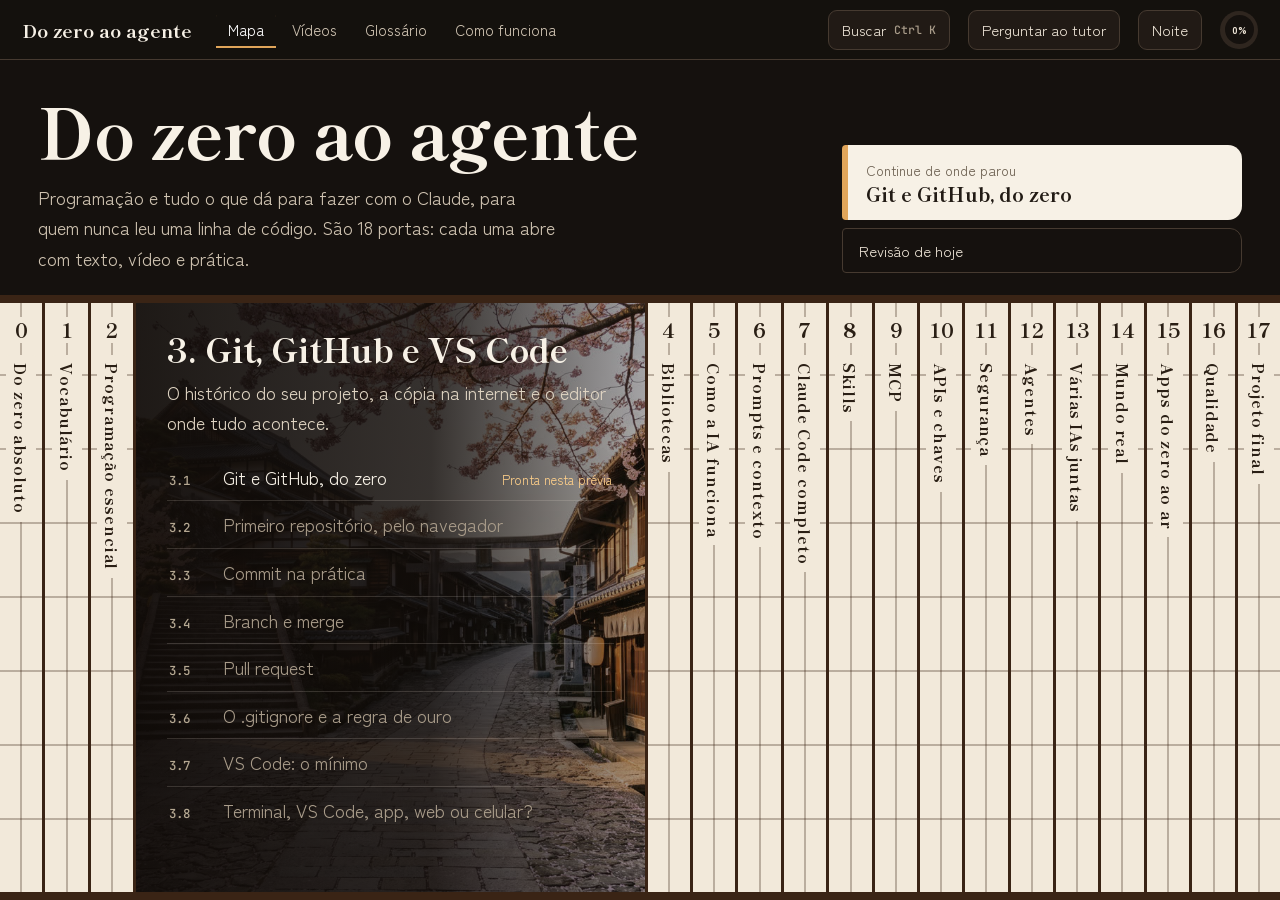
<file: index.html>
<!doctype html>
<html lang="pt-BR">
<head>
<meta charset="utf-8">
<meta name="viewport" content="width=device-width, initial-scale=1, viewport-fit=cover">
<title>Do zero ao agente</title>
<meta name="description" content="Prévia do curso de programação e Claude.">
<meta name="robots" content="noindex, nofollow">
<meta name="theme-color" content="#15110e">
<link rel="manifest" href="manifest.webmanifest">
<link rel="icon" href="img/icone.svg" type="image/svg+xml">
<link rel="stylesheet" href="estilo.css">
</head>
<body>
<a class="pular" href="#conteudo">Ir para o conteúdo</a>
<div id="app"></div>
<noscript>Este curso precisa de JavaScript para funcionar.</noscript>
<script type="module" src="app.js"></script>
</body>
</html>
</file>
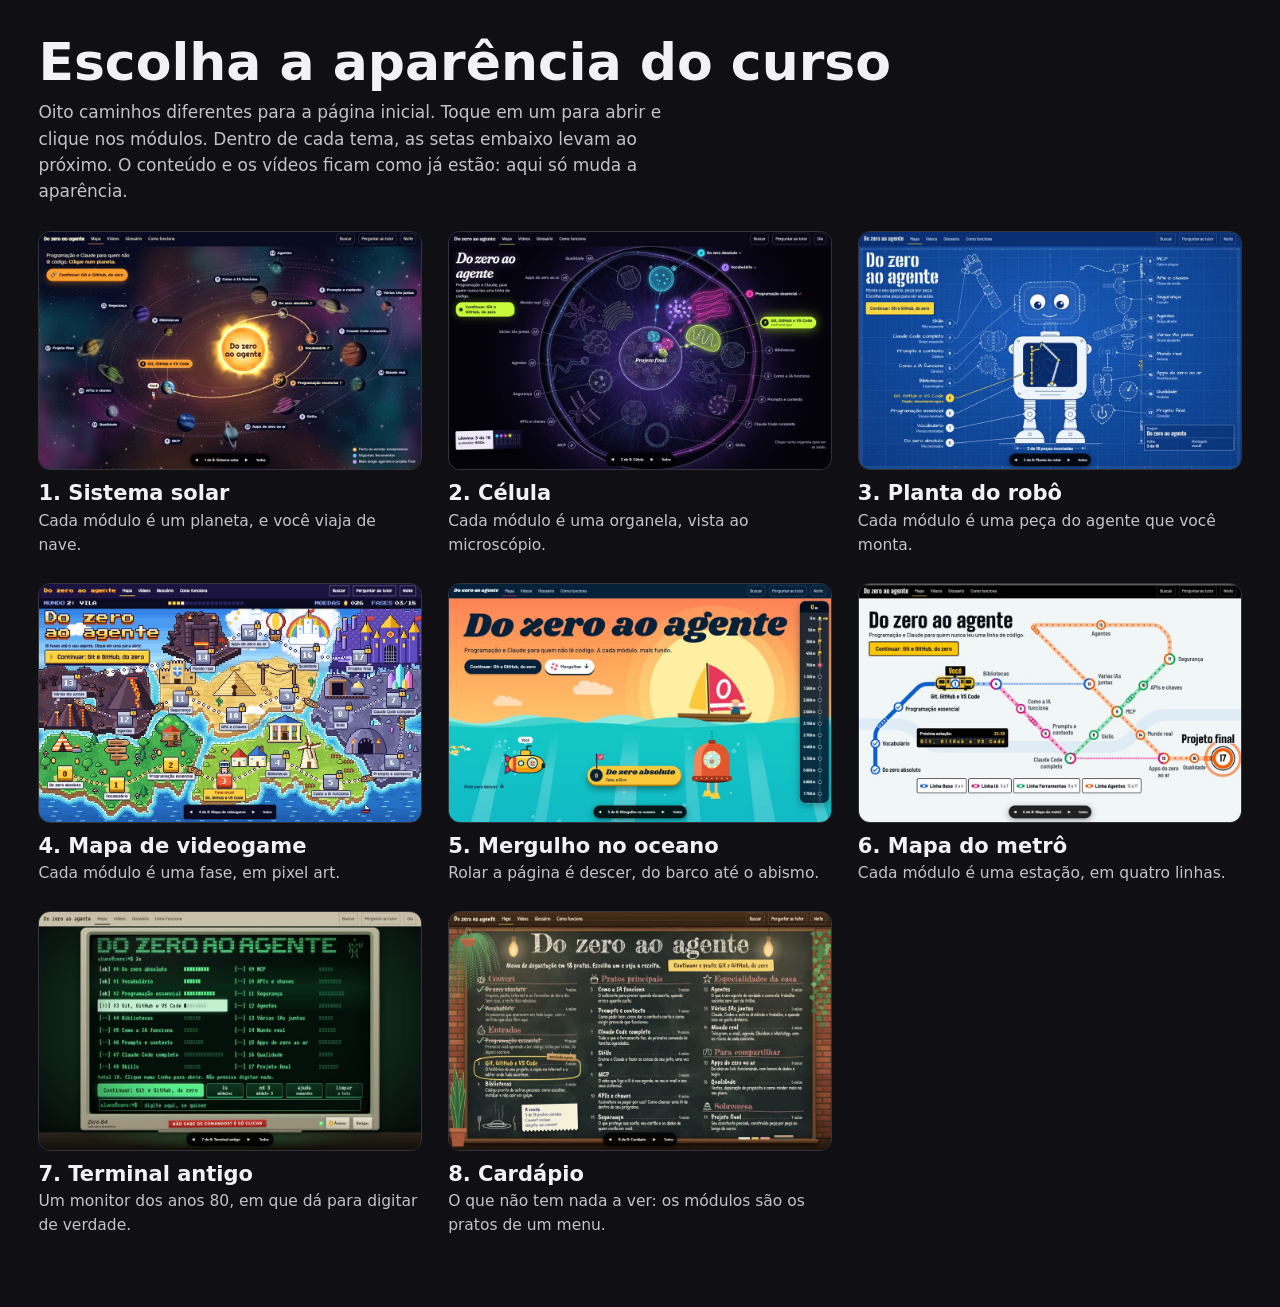
<file: temas/index.html>
<!doctype html>
<html lang="pt-BR">
<head>
<meta charset="utf-8">
<meta name="viewport" content="width=device-width, initial-scale=1">
<meta name="robots" content="noindex, nofollow">
<title>Escolha a aparência do curso</title>
<style>
  :root { color-scheme: dark; }
  * { box-sizing: border-box; }
  body { margin: 0; background: #101014; color: #f2f2f4; font: 17px/1.55 system-ui, "Segoe UI", sans-serif; }
  main { max-width: 1320px; margin: 0 auto; padding: 34px clamp(16px, 3vw, 40px) 70px; }
  h1 { font-size: clamp(30px, 5vw, 52px); line-height: 1.1; margin: 0 0 8px; }
  main > p { color: #c2c2cb; max-width: 62ch; margin: 0 0 26px; }
  ol { list-style: none; margin: 0; padding: 0; display: grid; grid-template-columns: repeat(auto-fill, minmax(min(100%, 380px), 1fr)); gap: 26px; }
  a { color: inherit; text-decoration: none; display: block; border-radius: 12px; }
  a:focus-visible { outline: 3px solid #ffd166; outline-offset: 4px; }
  .capa { display: block; aspect-ratio: 16 / 10; border-radius: 12px; overflow: hidden; background: #22222a; border: 1px solid #33333d; }
  img { width: 100%; height: 100%; object-fit: cover; display: block; transition: transform .3s; }
  a:hover img { transform: scale(1.04); }
  strong { display: block; font-size: 21px; margin-top: 10px; line-height: 1.25; }
  small { display: block; color: #c2c2cb; font-size: 15.5px; margin-top: 2px; }
  @media (prefers-reduced-motion: reduce) { img { transition: none; } }
</style>
</head>
<body>
<main>
  <h1>Escolha a aparência do curso</h1>
  <p>Oito caminhos diferentes para a página inicial. Toque em um para abrir e clique nos módulos. Dentro de cada tema, as setas embaixo levam ao próximo. O conteúdo e os vídeos ficam como já estão: aqui só muda a aparência.</p>
  <ol>
    <li><a href="1-sistema-solar.html"><span class="capa"><img src="capas/1-sistema-solar.jpg" alt="" loading="lazy"></span><strong>1. Sistema solar</strong><small>Cada módulo é um planeta, e você viaja de nave.</small></a></li>
    <li><a href="2-celula.html"><span class="capa"><img src="capas/2-celula.jpg" alt="" loading="lazy"></span><strong>2. Célula</strong><small>Cada módulo é uma organela, vista ao microscópio.</small></a></li>
    <li><a href="3-robo-planta.html"><span class="capa"><img src="capas/3-robo-planta.jpg" alt="" loading="lazy"></span><strong>3. Planta do robô</strong><small>Cada módulo é uma peça do agente que você monta.</small></a></li>
    <li><a href="4-mapa-pixel.html"><span class="capa"><img src="capas/4-mapa-pixel.jpg" alt="" loading="lazy"></span><strong>4. Mapa de videogame</strong><small>Cada módulo é uma fase, em pixel art.</small></a></li>
    <li><a href="5-oceano.html"><span class="capa"><img src="capas/5-oceano.jpg" alt="" loading="lazy"></span><strong>5. Mergulho no oceano</strong><small>Rolar a página é descer, do barco até o abismo.</small></a></li>
    <li><a href="6-metro.html"><span class="capa"><img src="capas/6-metro.jpg" alt="" loading="lazy"></span><strong>6. Mapa do metrô</strong><small>Cada módulo é uma estação, em quatro linhas.</small></a></li>
    <li><a href="7-terminal.html"><span class="capa"><img src="capas/7-terminal.jpg" alt="" loading="lazy"></span><strong>7. Terminal antigo</strong><small>Um monitor dos anos 80, em que dá para digitar de verdade.</small></a></li>
    <li><a href="8-cardapio.html"><span class="capa"><img src="capas/8-cardapio.jpg" alt="" loading="lazy"></span><strong>8. Cardápio</strong><small>O que não tem nada a ver: os módulos são os pratos de um menu.</small></a></li>
  </ol>
</main>
</body>
</html>
</file>
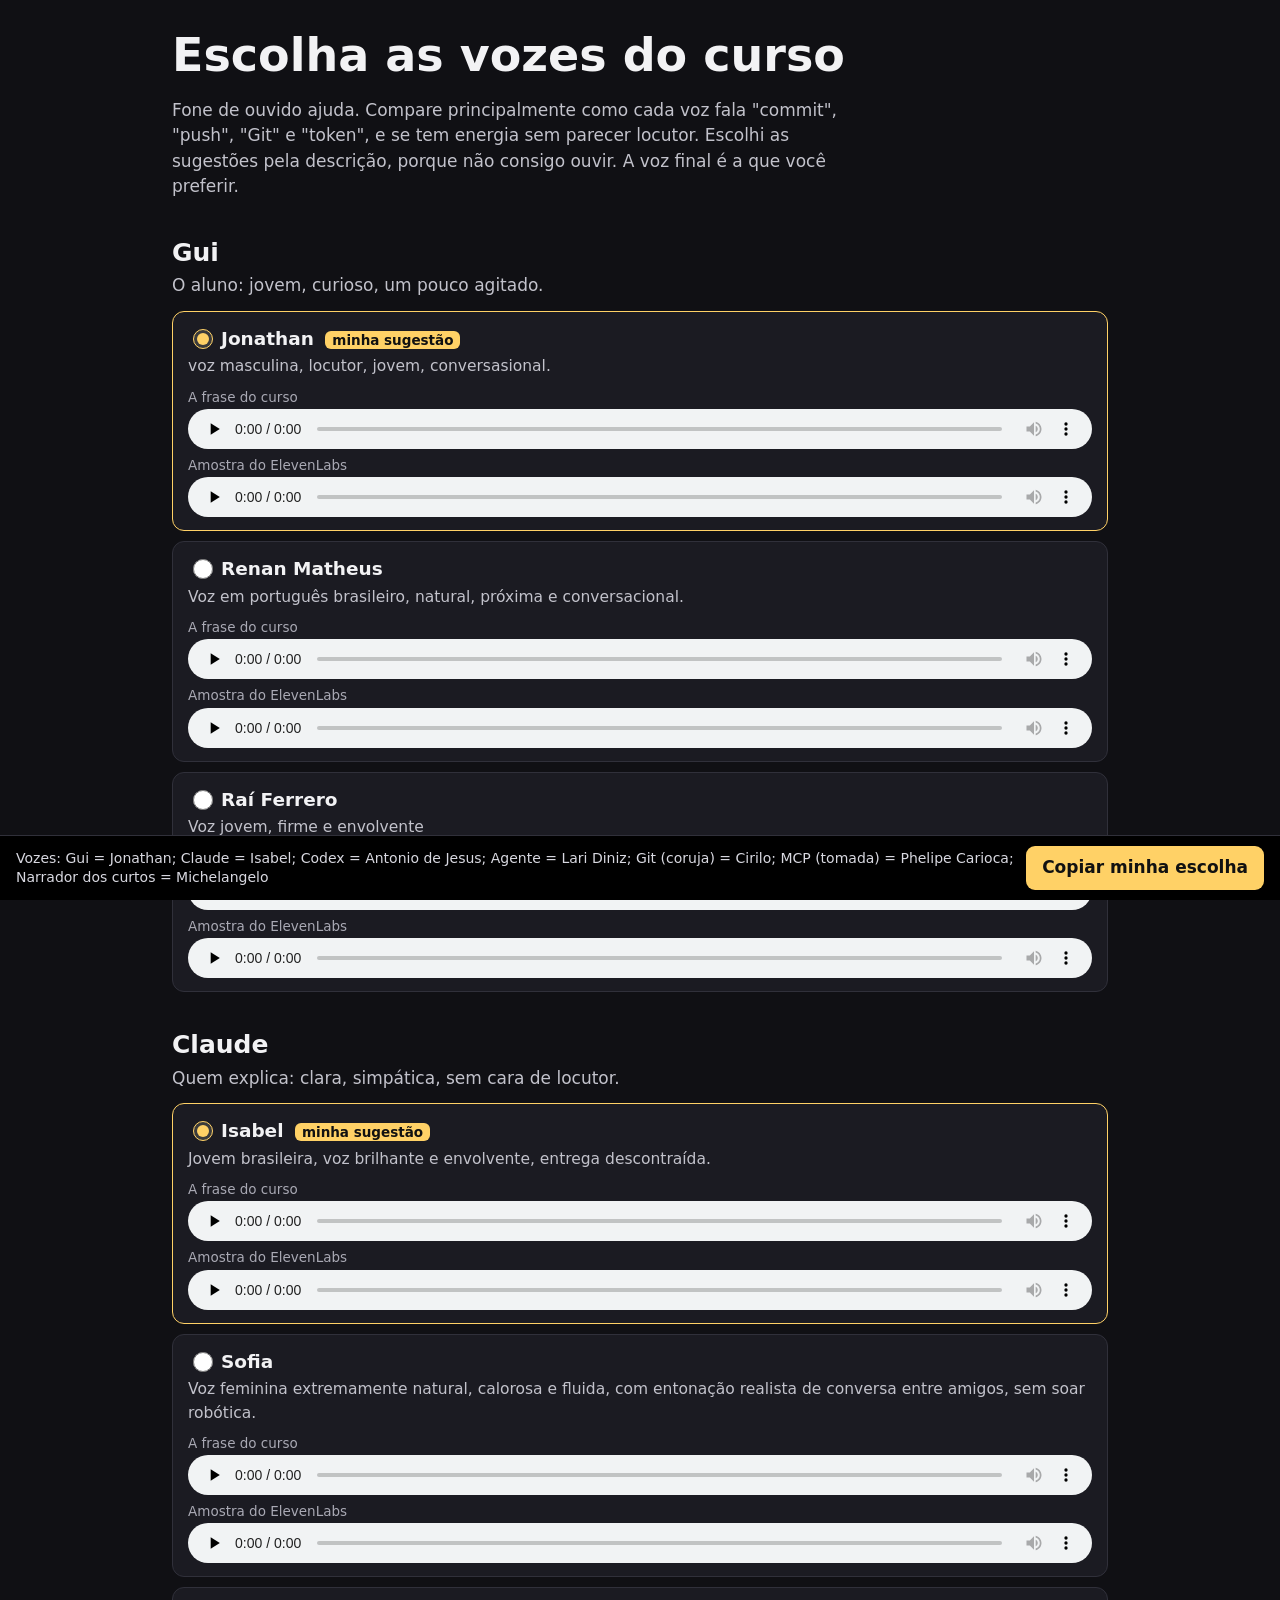
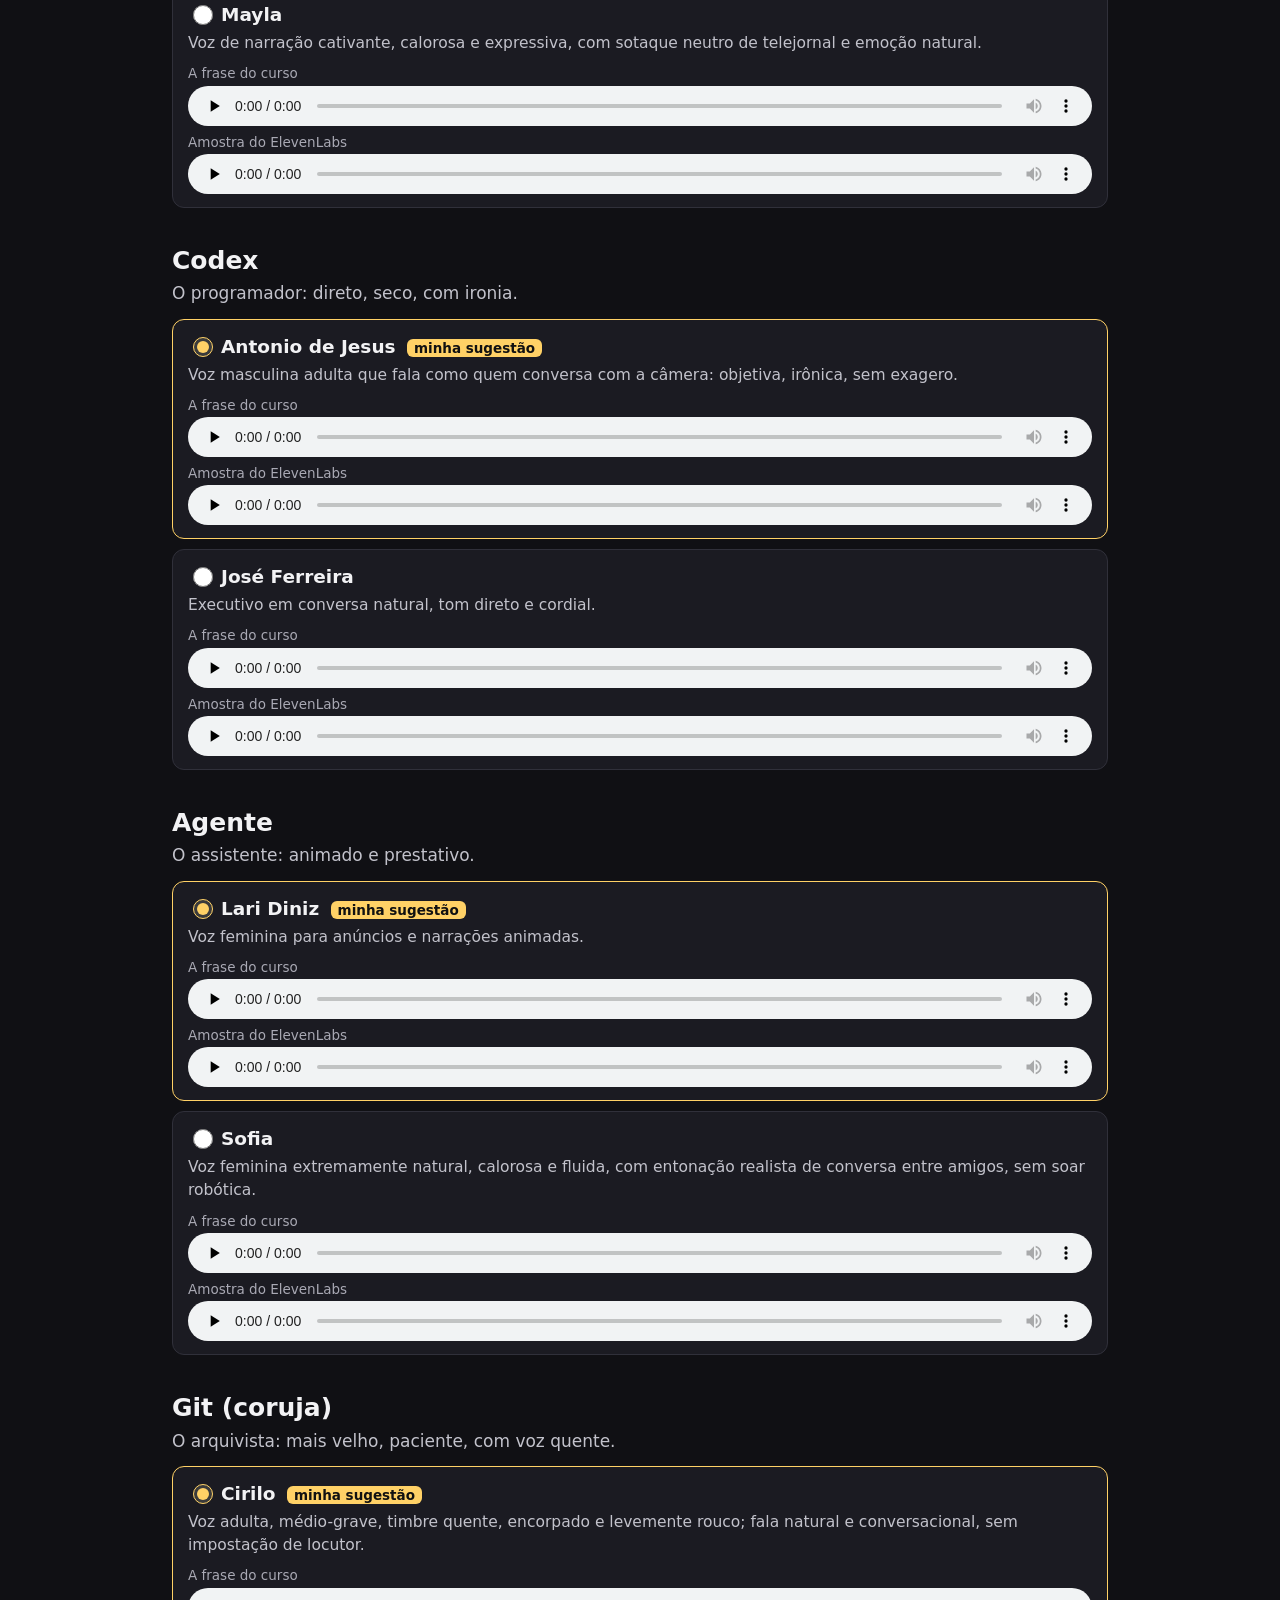
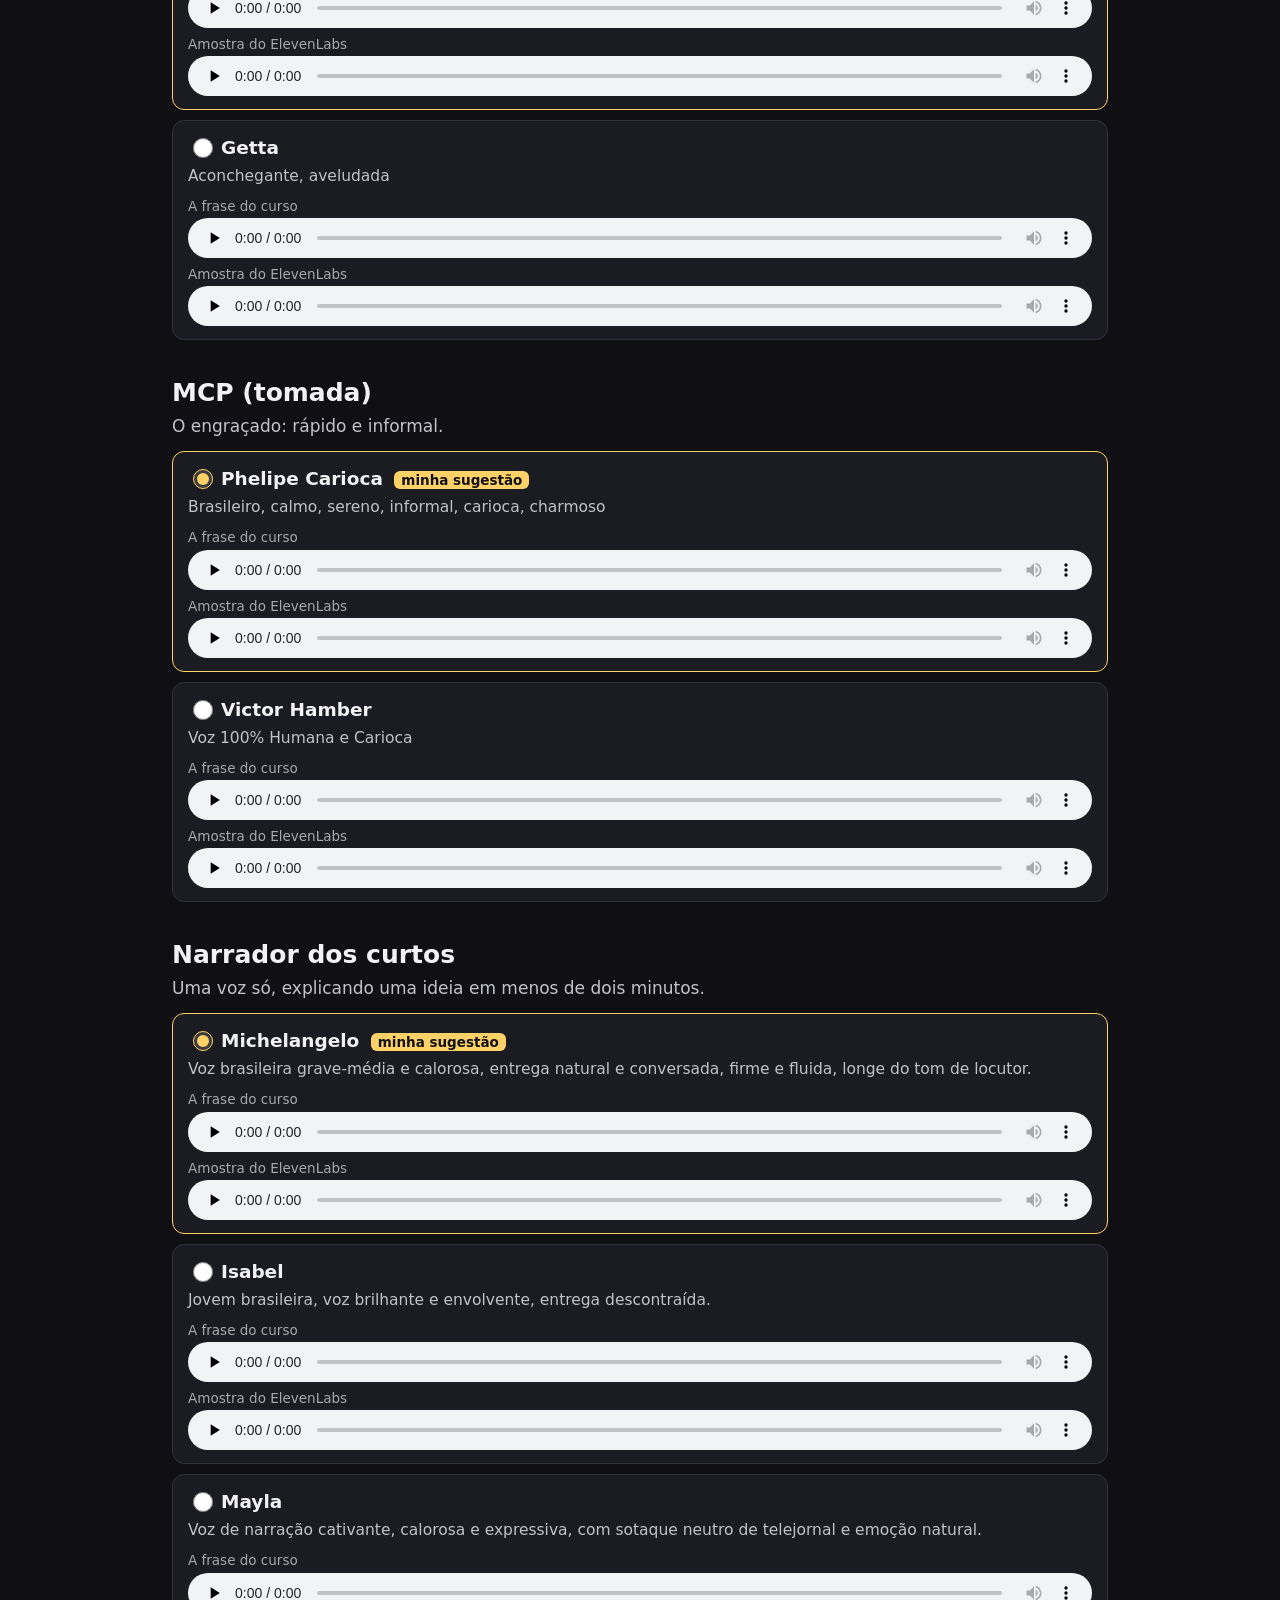
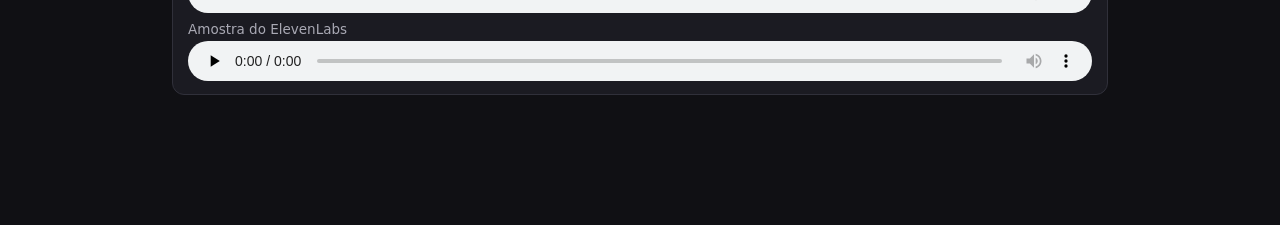
<file: vozes.html>
<!doctype html><html lang="pt-BR"><head><meta charset="utf-8"><meta name="viewport" content="width=device-width, initial-scale=1"><meta name="robots" content="noindex, nofollow"><title>Escolha as vozes do curso</title>
<style>
*{box-sizing:border-box}body{margin:0;background:#101014;color:#f2f2f4;font:17px/1.5 system-ui,"Segoe UI",sans-serif}main{max-width:1000px;margin:0 auto;padding:30px clamp(16px,3vw,32px) 120px}h1{font-size:clamp(30px,5vw,46px);line-height:1.1;margin:0 0 8px}main>p{color:#c2c2cb;max-width:64ch}h2{font-size:25px;margin:34px 0 0}section>p{margin:2px 0 12px;color:#c2c2cb}
.voz{display:block;background:#1b1b22;border:1.5px solid #30303a;border-radius:12px;padding:13px 15px;margin:10px 0;cursor:pointer}.voz:has(input:checked){border-color:#ffd166}.voz input{width:20px;height:20px;accent-color:#ffd166;vertical-align:-4px;margin-right:8px}.nome{font-weight:700;font-size:18.5px}.nome em{font-style:normal;font-weight:600;font-size:13.5px;color:#111;background:#ffd166;border-radius:6px;padding:1px 7px;margin-left:5px}.desc{display:block;color:#c2c2cb;font-size:15.5px;margin:3px 0 8px}.rot{display:block;font-size:13.5px;color:#a9a9b4;margin-top:6px}audio{width:100%;height:40px;display:block;margin-top:2px}
.resumo{position:fixed;left:0;right:0;bottom:0;background:#000;border-top:1px solid #30303a;padding:10px 16px calc(10px + env(safe-area-inset-bottom));display:flex;gap:12px;align-items:center;flex-wrap:wrap}.resumo span{flex:1 1 300px;font-size:14px;line-height:1.35;color:#d8d8e0}button{font:inherit;font-weight:700;min-height:44px;padding:0 16px;border:0;border-radius:9px;background:#ffd166;color:#111;cursor:pointer}:focus-visible{outline:3px solid #ffd166;outline-offset:2px}
</style></head><body><main><h1>Escolha as vozes do curso</h1>
<p>Fone de ouvido ajuda. Compare principalmente como cada voz fala "commit", "push", "Git" e "token", e se tem energia sem parecer locutor. Escolhi as sugestões pela descrição, porque não consigo ouvir. A voz final é a que você preferir.</p>
<section><h2>Gui</h2><p>O aluno: jovem, curioso, um pouco agitado.</p><label class="voz"><input type="radio" name="p0" value="Jonathan" data-papel="Gui" checked><span class="nome">Jonathan <em>minha sugestão</em></span><span class="desc">voz masculina, locutor, jovem, conversasional.</span>
    <span class="rot">A frase do curso</span><audio controls preload="none" src="vozes/TblFZwTikhe7REPnw5nh.mp3"></audio>
    <span class="rot">Amostra do ElevenLabs</span><audio controls preload="none" src="https://storage.googleapis.com/eleven-public-prod/database/workspace/e610417dea9c4f008c507e2fd074f611/voices/TblFZwTikhe7REPnw5nh/86db4948-b286-4b5a-9d5f-9074cf0d5319.mp3"></audio></label><label class="voz"><input type="radio" name="p0" value="Renan Matheus" data-papel="Gui" ><span class="nome">Renan Matheus</span><span class="desc">Voz em português brasileiro, natural, próxima e conversacional.</span>
    <span class="rot">A frase do curso</span><audio controls preload="none" src="vozes/cCd5pjwRv69hyjEKrf0o.mp3"></audio>
    <span class="rot">Amostra do ElevenLabs</span><audio controls preload="none" src="https://storage.googleapis.com/eleven-public-prod/database/workspace/619170591ed34005bb521922c3b044b1/voices/cCd5pjwRv69hyjEKrf0o/aed73ff4-07db-4528-ae56-b59c219bbf37.mp3"></audio></label><label class="voz"><input type="radio" name="p0" value="Raí Ferrero" data-papel="Gui" ><span class="nome">Raí Ferrero</span><span class="desc">Voz jovem, firme e envolvente</span>
    <span class="rot">A frase do curso</span><audio controls preload="none" src="vozes/roWp29hIeiudYmlhBt9L.mp3"></audio>
    <span class="rot">Amostra do ElevenLabs</span><audio controls preload="none" src="https://storage.googleapis.com/eleven-public-prod/database/workspace/5b2ccef43bea4d96bba79b8475fa4295/voices/roWp29hIeiudYmlhBt9L/yxZCsiDNrNWYUDNaVYlX.mp3"></audio></label></section><section><h2>Claude</h2><p>Quem explica: clara, simpática, sem cara de locutor.</p><label class="voz"><input type="radio" name="p1" value="Isabel" data-papel="Claude" checked><span class="nome">Isabel <em>minha sugestão</em></span><span class="desc">Jovem brasileira, voz brilhante e envolvente, entrega descontraída.</span>
    <span class="rot">A frase do curso</span><audio controls preload="none" src="vozes/6hkkfs8V3kXPsN2SsF3W.mp3"></audio>
    <span class="rot">Amostra do ElevenLabs</span><audio controls preload="none" src="https://storage.googleapis.com/eleven-public-prod/database/workspace/05d5656a69c54be58e92ab03bf129fa7/voices/6hkkfs8V3kXPsN2SsF3W/dlOqySYJNJb5erJm1WVq.mp3"></audio></label><label class="voz"><input type="radio" name="p1" value="Sofia" data-papel="Claude" ><span class="nome">Sofia</span><span class="desc">Voz feminina extremamente natural, calorosa e fluida, com entonação realista de conversa entre amigos, sem soar robótica.</span>
    <span class="rot">A frase do curso</span><audio controls preload="none" src="vozes/n2a9VtkZLl8j1FSXHsL7.mp3"></audio>
    <span class="rot">Amostra do ElevenLabs</span><audio controls preload="none" src="https://storage.googleapis.com/eleven-public-prod/database/workspace/12fefc5ea64746eda2fe686bed7a759e/voices/n2a9VtkZLl8j1FSXHsL7/8e1183ee-cf39-4b2c-b2b0-0f0d56d608a1.mp3"></audio></label><label class="voz"><input type="radio" name="p1" value="Mayla" data-papel="Claude" ><span class="nome">Mayla</span><span class="desc">Voz de narração cativante, calorosa e expressiva, com sotaque neutro de telejornal e emoção natural.</span>
    <span class="rot">A frase do curso</span><audio controls preload="none" src="vozes/NS7yU4WmAouJsg84X3Mg.mp3"></audio>
    <span class="rot">Amostra do ElevenLabs</span><audio controls preload="none" src="https://api.us.elevenlabs.io/v1/voices/NS7yU4WmAouJsg84X3Mg/previews/audio?payload=eyJ2b2ljZV9zb3VyY2UiOiJjdXN0b20iLCJ3b3Jrc3BhY2VfaWQiOiI5MTdmNTRjMmQ3Yjk0Njk4YTA2MTU1NWUyYTI3ZGFlMSIsImZpbGVuYW1lIjoicXFNbFVON0cxem1RaE5RQWNxdFkubXAzIiwidGltZXN0YW1wIjoxNzkzNDczMjAwMDAwMDAwfQ%3D%3D"></audio></label></section><section><h2>Codex</h2><p>O programador: direto, seco, com ironia.</p><label class="voz"><input type="radio" name="p2" value="Antonio de Jesus" data-papel="Codex" checked><span class="nome">Antonio de Jesus <em>minha sugestão</em></span><span class="desc">Voz masculina adulta que fala como quem conversa com a câmera: objetiva, irônica, sem exagero.</span>
    <span class="rot">A frase do curso</span><audio controls preload="none" src="vozes/MK5tXPmT83J5SUlpUo4K.mp3"></audio>
    <span class="rot">Amostra do ElevenLabs</span><audio controls preload="none" src="https://storage.googleapis.com/eleven-public-prod/database/workspace/36f1ecc675f94e058ed3d1cbf4ce8ef2/voices/MK5tXPmT83J5SUlpUo4K/a87f75b1-3fcd-421f-bfa9-95975266bd3d.mp3"></audio></label><label class="voz"><input type="radio" name="p2" value="José Ferreira" data-papel="Codex" ><span class="nome">José Ferreira</span><span class="desc">Executivo em conversa natural, tom direto e cordial.</span>
    <span class="rot">A frase do curso</span><audio controls preload="none" src="vozes/Wk8lU5WpSZwCk277E7Pk.mp3"></audio>
    <span class="rot">Amostra do ElevenLabs</span><audio controls preload="none" src="https://storage.googleapis.com/eleven-public-prod/database/workspace/c454c2fac08b433e91ce0978dbfac860/voices/Wk8lU5WpSZwCk277E7Pk/ab9021b6-7736-42a9-acd6-6208300d2da0.mp3"></audio></label></section><section><h2>Agente</h2><p>O assistente: animado e prestativo.</p><label class="voz"><input type="radio" name="p3" value="Lari Diniz" data-papel="Agente" checked><span class="nome">Lari Diniz <em>minha sugestão</em></span><span class="desc">Voz feminina para anúncios e narrações animadas.</span>
    <span class="rot">A frase do curso</span><audio controls preload="none" src="vozes/Yu6uoFniEUcJhbrF7K1D.mp3"></audio>
    <span class="rot">Amostra do ElevenLabs</span><audio controls preload="none" src="https://storage.googleapis.com/eleven-public-prod/database/workspace/89fa24bd6ce542b08190824229e8ddf3/voices/Yu6uoFniEUcJhbrF7K1D/dznZAYXNYZELwqe6WMM3.mp3"></audio></label><label class="voz"><input type="radio" name="p3" value="Sofia" data-papel="Agente" ><span class="nome">Sofia</span><span class="desc">Voz feminina extremamente natural, calorosa e fluida, com entonação realista de conversa entre amigos, sem soar robótica.</span>
    <span class="rot">A frase do curso</span><audio controls preload="none" src="vozes/n2a9VtkZLl8j1FSXHsL7.mp3"></audio>
    <span class="rot">Amostra do ElevenLabs</span><audio controls preload="none" src="https://storage.googleapis.com/eleven-public-prod/database/workspace/12fefc5ea64746eda2fe686bed7a759e/voices/n2a9VtkZLl8j1FSXHsL7/8e1183ee-cf39-4b2c-b2b0-0f0d56d608a1.mp3"></audio></label></section><section><h2>Git (coruja)</h2><p>O arquivista: mais velho, paciente, com voz quente.</p><label class="voz"><input type="radio" name="p4" value="Cirilo" data-papel="Git (coruja)" checked><span class="nome">Cirilo <em>minha sugestão</em></span><span class="desc">Voz adulta, médio-grave, timbre quente, encorpado e levemente rouco; fala natural e conversacional, sem impostação de locutor.</span>
    <span class="rot">A frase do curso</span><audio controls preload="none" src="vozes/1DXriIY2zhyCt1cj8onn.mp3"></audio>
    <span class="rot">Amostra do ElevenLabs</span><audio controls preload="none" src="https://storage.googleapis.com/eleven-public-prod/database/workspace/037a3487496742edbb4790b938b027f6/voices/1DXriIY2zhyCt1cj8onn/084a86f3-dcd1-40f3-b935-a92b2e225833.mp3"></audio></label><label class="voz"><input type="radio" name="p4" value="Getta" data-papel="Git (coruja)" ><span class="nome">Getta</span><span class="desc">Aconchegante, aveludada</span>
    <span class="rot">A frase do curso</span><audio controls preload="none" src="vozes/8xLytQymTNCxwboEkZ4O.mp3"></audio>
    <span class="rot">Amostra do ElevenLabs</span><audio controls preload="none" src="https://api.us.elevenlabs.io/v1/voices/8xLytQymTNCxwboEkZ4O/previews/audio?payload=[base64]%3D"></audio></label></section><section><h2>MCP (tomada)</h2><p>O engraçado: rápido e informal.</p><label class="voz"><input type="radio" name="p5" value="Phelipe Carioca" data-papel="MCP (tomada)" checked><span class="nome">Phelipe Carioca <em>minha sugestão</em></span><span class="desc">Brasileiro, calmo, sereno, informal, carioca, charmoso</span>
    <span class="rot">A frase do curso</span><audio controls preload="none" src="vozes/2byBiDoEvuGv4BzlAZDe.mp3"></audio>
    <span class="rot">Amostra do ElevenLabs</span><audio controls preload="none" src="https://api.us.elevenlabs.io/v1/voices/2byBiDoEvuGv4BzlAZDe/previews/audio?payload=[base64]%3D"></audio></label><label class="voz"><input type="radio" name="p5" value="Victor Hamber" data-papel="MCP (tomada)" ><span class="nome">Victor Hamber</span><span class="desc">Voz 100% Humana e Carioca</span>
    <span class="rot">A frase do curso</span><audio controls preload="none" src="vozes/Wda0JXBIrYCcbrN1VY9U.mp3"></audio>
    <span class="rot">Amostra do ElevenLabs</span><audio controls preload="none" src="https://storage.googleapis.com/eleven-public-prod/database/workspace/6802c156018347d8b38206d27f96822e/voices/Wda0JXBIrYCcbrN1VY9U/03438321-327f-4da3-8780-f994d573a460.mp3"></audio></label></section><section><h2>Narrador dos curtos</h2><p>Uma voz só, explicando uma ideia em menos de dois minutos.</p><label class="voz"><input type="radio" name="p6" value="Michelangelo" data-papel="Narrador dos curtos" checked><span class="nome">Michelangelo <em>minha sugestão</em></span><span class="desc">Voz brasileira grave-média e calorosa, entrega natural e conversada, firme e fluida, longe do tom de locutor.</span>
    <span class="rot">A frase do curso</span><audio controls preload="none" src="vozes/vvnMbVU2FMhJj9M3xwoj.mp3"></audio>
    <span class="rot">Amostra do ElevenLabs</span><audio controls preload="none" src="https://storage.googleapis.com/eleven-public-prod/database/workspace/8910e717aa334148b1ad855733922964/voices/vvnMbVU2FMhJj9M3xwoj/ee52519f-b6d4-43b8-ada6-f3a200f097bb.mp3"></audio></label><label class="voz"><input type="radio" name="p6" value="Isabel" data-papel="Narrador dos curtos" ><span class="nome">Isabel</span><span class="desc">Jovem brasileira, voz brilhante e envolvente, entrega descontraída.</span>
    <span class="rot">A frase do curso</span><audio controls preload="none" src="vozes/6hkkfs8V3kXPsN2SsF3W.mp3"></audio>
    <span class="rot">Amostra do ElevenLabs</span><audio controls preload="none" src="https://storage.googleapis.com/eleven-public-prod/database/workspace/05d5656a69c54be58e92ab03bf129fa7/voices/6hkkfs8V3kXPsN2SsF3W/dlOqySYJNJb5erJm1WVq.mp3"></audio></label><label class="voz"><input type="radio" name="p6" value="Mayla" data-papel="Narrador dos curtos" ><span class="nome">Mayla</span><span class="desc">Voz de narração cativante, calorosa e expressiva, com sotaque neutro de telejornal e emoção natural.</span>
    <span class="rot">A frase do curso</span><audio controls preload="none" src="vozes/NS7yU4WmAouJsg84X3Mg.mp3"></audio>
    <span class="rot">Amostra do ElevenLabs</span><audio controls preload="none" src="https://api.us.elevenlabs.io/v1/voices/NS7yU4WmAouJsg84X3Mg/previews/audio?payload=eyJ2b2ljZV9zb3VyY2UiOiJjdXN0b20iLCJ3b3Jrc3BhY2VfaWQiOiI5MTdmNTRjMmQ3Yjk0Njk4YTA2MTU1NWUyYTI3ZGFlMSIsImZpbGVuYW1lIjoicXFNbFVON0cxem1RaE5RQWNxdFkubXAzIiwidGltZXN0YW1wIjoxNzkzNDczMjAwMDAwMDAwfQ%3D%3D"></audio></label></section>
</main><div class="resumo"><span id="r"></span><button id="c">Copiar minha escolha</button></div>
<script>
const r=document.getElementById('r');
const at=()=>{const s={};document.querySelectorAll('input:checked').forEach(i=>s[i.dataset.papel]=i.value);r.textContent='Vozes: '+Object.entries(s).map(([a,b])=>a+' = '+b).join('; ');};
document.addEventListener('change',at);at();
document.getElementById('c').onclick=async e=>{try{await navigator.clipboard.writeText(r.textContent);e.target.textContent='Copiado';setTimeout(()=>e.target.textContent='Copiar minha escolha',1600)}catch{e.target.textContent='Selecione o texto ao lado'}};
document.addEventListener('play',ev=>{document.querySelectorAll('audio').forEach(a=>{if(a!==ev.target)a.pause()})},true);
</script></body></html>
</file>
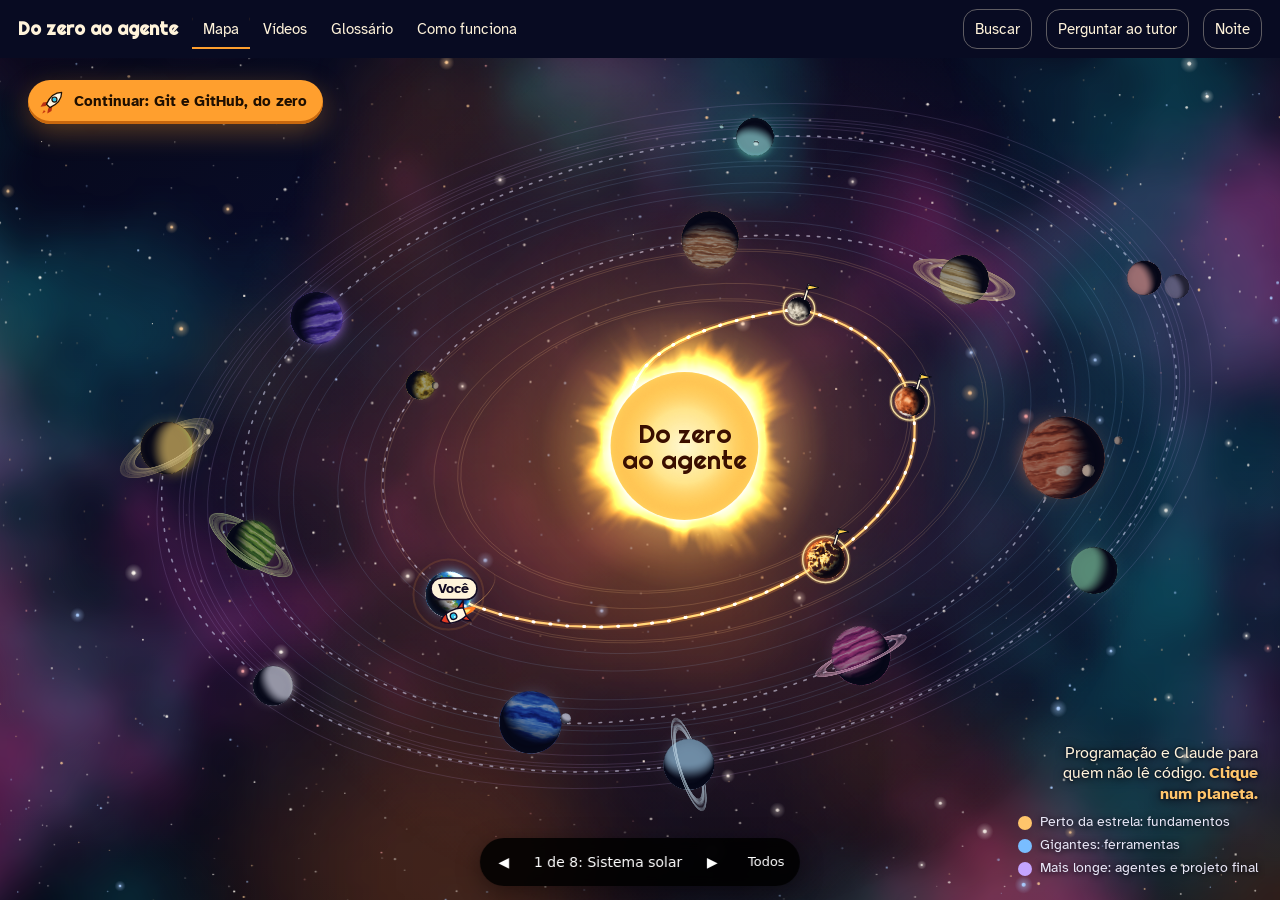
<file: temas/1-sistema-solar.html>
<!doctype html>
<html lang="pt-BR">
<head>
<meta charset="utf-8">
<meta name="viewport" content="width=device-width, initial-scale=1, viewport-fit=cover">
<title>Do zero ao agente: sistema solar</title>
<meta name="theme-color" content="#050716">
<link rel="icon" href="data:,">
<link rel="preconnect" href="https://fonts.googleapis.com">
<link rel="preconnect" href="https://fonts.gstatic.com" crossorigin>
<link href="https://fonts.googleapis.com/css2?family=Atkinson+Hyperlegible:wght@400;700&family=Righteous&display=swap" rel="stylesheet">
<style>
:root {
  --k-topo-fundo:#080b22; --k-topo-texto:#fff3da; --k-acento:#ff9f2e; --k-acento-texto:#1f0f00;
  --k-painel-fundo:#0d1233; --k-painel-texto:#fff5e3; --k-linha:#ffffff26;
  --k-titulo:'Righteous','Trebuchet MS',system-ui,sans-serif; --k-texto:'Atkinson Hyperlegible','Trebuchet MS',system-ui,sans-serif; --k-raio:14px;
  --k-leitura-fundo:#fbf7ee; --k-leitura-texto:#1d1b33; --k-leitura-caixa:#f1e9d9;
  --k-leitura-fundo-noite:#0e1130; --k-leitura-texto-noite:#eff0fb; --k-leitura-caixa-noite:#1c2148;
  --espaco:#050716; --creme:#fff3da; --cor-foco:#ff9f2e;
}
html, body { margin:0; background:var(--espaco); color:var(--creme); font-family:var(--k-texto); -webkit-text-size-adjust:100%; }
button { font-family:inherit; }
.k-veu { background:linear-gradient(90deg, transparent 38%, #02041299); }
.k-painel { box-shadow:-30px 0 80px #000a; border-left:3px solid var(--cor-foco); }
.k-aulas { overscroll-behavior:contain; }
.k-aula :focus-visible { outline-color:#b3480a; }
html[data-leitura="noite"] .k-aula :focus-visible { outline-color:#ff9f2e; }
.k-termo { border-bottom-color:#c9590c; }
html[data-leitura="noite"] .k-termo { border-bottom-color:#ff9f2e; }

/* Céu: três camadas de estrelas, movidas por transform */
.ceu { position:fixed; inset:0; z-index:0; overflow:hidden; background:radial-gradient(120% 90% at 55% 45%, #0d1136, #050716 70%); }
.ceu canvas { position:absolute; left:0; top:0; will-change:transform; }

/* Modo sistema (PC) */
html.sistema, html.sistema body { height:100%; overflow:hidden; }
#palco { position:fixed; inset:0; z-index:1; width:100%; height:100%; pointer-events:none; }
#astros { position:fixed; inset:0; z-index:2; pointer-events:none; list-style:none; margin:0; padding:0; overflow:hidden; }
#astros li { display:contents; }
.alvo { position:absolute; left:0; top:0; padding:0; border:0; border-radius:50%; background:transparent; cursor:pointer; pointer-events:auto; }
.rotulo { position:absolute; left:0; top:0; display:flex; align-items:center; gap:7px; height:30px; padding:0 12px 0 5px; box-sizing:border-box; border-radius:15px; background:#070a20f0; border:1px solid #ffffff38; color:#fff3da; font:700 14px/1 var(--k-texto); white-space:nowrap; cursor:pointer; pointer-events:auto; user-select:none; opacity:0; transition:opacity .45s, background-color .18s, color .18s, box-shadow .18s; }
.rotulo::after { content:""; position:absolute; inset:-7px 0; }
.rotulo .num { display:grid; place-items:center; min-width:21px; height:21px; padding:0 2px; box-sizing:border-box; border-radius:11px; background:var(--cor); color:#080b22; font-size:12.5px; font-variant-numeric:tabular-nums; }
.rotulo svg { width:13px; height:13px; flex:none; margin-left:-2px; color:#ffe08a; }
.visivel .rotulo { opacity:1; }
.rotulo.futuro { color:#dfe2f6; background:#070a20e6; border-color:#ffffff22; }
.rotulo.futuro .num { background:#c9cde8; }
.rotulo.feito { border-color:#ffe08a80; }
.rotulo.atual { background:var(--k-acento); color:var(--k-acento-texto); border-color:#ffe0ad; font-size:15px; box-shadow:0 0 22px #ff9f2e88; }
.rotulo.atual .num { background:#1f0f00; color:#ffd9a0; }
.rotulo.quente { background:#fff3da; color:#14102c; border-color:#fff; box-shadow:0 0 26px #fff3da99; }
.rotulo.quente .num { background:#14102c; color:#fff3da; }
.rotulo.quente svg { color:#a8660a; }
html.compacto .rotulo { font-size:13px; height:27px; padding-right:10px; gap:6px; }
html.compacto .rotulo::after { inset:-9px 0; }
html.compacto .rotulo.atual { font-size:13.5px; }
html.compacto .rotulo .num { min-width:19px; height:19px; font-size:12px; }
html.compacto .chamada { width:auto; }
html.compacto .chamada p { position:fixed; right:22px; bottom:96px; width:230px; margin:0; font-size:16px; line-height:1.28; text-align:right; }
html.compacto .continuar { font-size:15px; min-height:44px; padding:4px 16px 4px 10px; }
.sumir .rotulo, .sumir .alvo { visibility:hidden; }

.titulo { position:fixed; left:0; top:0; z-index:3; margin:0; width:170px; text-align:center; color:#3a0f00; font:400 30px/1.02 var(--k-titulo); pointer-events:none; opacity:0; transition:opacity .4s; text-shadow:0 1px 0 #ffe9a866; }
.titulo.ver { opacity:1; }

.chamada { position:fixed; z-index:4; left:28px; top:calc(var(--k-topo-h) + 22px); width:328px; }
.chamada p { margin:0 0 13px; font-size:18.5px; line-height:1.32; text-shadow:0 1px 10px #050716, 0 0 3px #050716; }
.chamada p b { color:#ffc56b; font-weight:700; }
.continuar { display:inline-flex; align-items:center; gap:9px; min-height:48px; padding:6px 18px 6px 12px; border:0; border-radius:26px; background:var(--k-acento); color:var(--k-acento-texto); font:700 16px/1.18 var(--k-texto); text-align:left; white-space:nowrap; cursor:pointer; box-shadow:0 8px 28px #ff9f2e55, inset 0 -3px 0 #c8680e; transition:transform .15s, box-shadow .15s; }
.continuar:hover { transform:translateY(-2px); box-shadow:0 12px 34px #ff9f2e88, inset 0 -3px 0 #c8680e; }
.continuar svg { width:27px; height:27px; flex:none; }
.continuar:hover svg { animation:sacode .5s ease-in-out infinite; }
@keyframes sacode { 50% { transform:translateY(-2px) rotate(4deg); } }
.chave { position:fixed; z-index:4; right:22px; bottom:20px; margin:0; padding:0; list-style:none; font-size:14px; line-height:1.2; color:#e9e7f7; text-shadow:0 1px 6px #050716; }
.chave li { display:flex; align-items:center; gap:8px; min-height:23px; }
.chave i { display:block; width:14px; height:14px; flex:none; border-radius:50%; }

/* Modo viagem (celular) */
.viagem { position:relative; z-index:1; padding-top:var(--k-topo-h); padding-bottom:104px; overflow:hidden; overflow:clip; }
html.foco { overflow:hidden; }
html.foco .viagem { padding-bottom:80vh; }
.heroi { position:relative; text-align:center; padding:0 18px; }
.heroi canvas { pointer-events:none; }
.heroi .titulo { position:absolute; left:50%; top:0; opacity:1; transition:none; }
.heroi .continuar { margin-bottom:6px; white-space:normal; max-width:100%; box-sizing:border-box; }
html.foco .parada:not(.mira) canvas { opacity:.22; }
html.em-voo .chamada, html.em-voo .chave { opacity:0; pointer-events:none; }
.chamada, .chave { transition:opacity .3s; }
.heroi p { margin:0 auto 14px; max-width:340px; font-size:19px; line-height:1.32; text-shadow:0 1px 10px #050716; position:relative; }
.heroi p b { color:#ffc56b; }
.heroi .continuar { position:relative; font-size:16.5px; }
.trilha { position:absolute; left:0; top:0; pointer-events:none; }
.faixa { position:absolute; left:0; right:0; margin:0; text-align:center; color:#ffc56b; font:400 21px/1.2 var(--k-titulo); text-shadow:0 0 12px #050716, 0 1px 3px #050716; }
.paradas { list-style:none; margin:0; padding:0; }
.parada { position:absolute; left:0; width:100%; }
.parada canvas { position:absolute; pointer-events:none; transition:transform .7s cubic-bezier(.3,.8,.25,1), opacity .4s; }
.parada button { position:absolute; inset:0; width:100%; padding:0; border:0; background:transparent; color:var(--creme); cursor:pointer; -webkit-tap-highlight-color:transparent; }
.parada button:focus-visible { outline-offset:-4px; border-radius:18px; }
.parada .nome { position:absolute; top:50%; transform:translateY(-50%); display:block; text-align:left; transition:opacity .3s; }
.parada.dir .nome { text-align:right; }
.parada .nome b { display:block; font:400 clamp(20px,5.9vw,30px)/1.1 var(--k-titulo); text-shadow:0 2px 8px #050716, 0 0 3px #050716; }
.parada .nome small { display:block; margin-bottom:5px; font-size:14.5px; line-height:1.2; color:#d6d9f2; text-shadow:0 1px 6px #050716; }
.parada .selo { display:inline-block; margin-top:7px; padding:4px 10px; border-radius:13px; white-space:nowrap; font-size:14px; font-weight:700; line-height:1.15; }
.selo.feito { background:#ffe08a; color:#2b1a00; }
.selo.atual { background:var(--k-acento); color:var(--k-acento-texto); box-shadow:0 0 18px #ff9f2e88; }
.parada.futuro .nome b { color:#e6e7f6; }
html.foco .parada .nome { opacity:0; }
.parada.mira { z-index:3; }
.parada.mira canvas { transform:scale(var(--esc,1.2)); }

@media (max-width:980px) {
  .k-veu { background:linear-gradient(180deg, transparent 26%, #02041299); }
  .k-painel { height:69%; border-left:0; border-top:3px solid var(--cor-foco); box-shadow:0 -30px 80px #000a; }
}
@media (prefers-reduced-motion: reduce) {
  .rotulo, .titulo, .parada canvas, .parada .nome, .continuar { transition:none; }
  .continuar:hover svg { animation:none; }
  .continuar:hover { transform:none; }
}
</style>
</head>
<body>
<main id="mapa"></main>
<script src="dados.js"></script><script src="kit.js"></script>
<script>
Kit.iniciar({ id: '1-sistema-solar' });
(function () {
'use strict';
const calmo = matchMedia('(prefers-reduced-motion: reduce)').matches;
const mapa = document.getElementById('mapa');
const TAU = Math.PI * 2, rad = g => g * Math.PI / 180;
const lim = (v, a = 0, b = 1) => v < a ? a : v > b ? b : v;
const suave = (a, b, v) => { const t = lim((v - a) / (b - a)); return t * t * (3 - 2 * t); };
const NOMES = window.CURSO;
/* Ruído e cores */
function semente(s) { return () => { s |= 0; s = s + 0x6D2B79F5 | 0; let t = Math.imul(s ^ s >>> 15, 1 | s); t = t + Math.imul(t ^ t >>> 7, 61 | t) ^ t; return ((t ^ t >>> 14) >>> 0) / 4294967296; }; }
const PERM = new Uint8Array(512), VAL = new Float32Array(256);
{ const r = semente(1977), p = Array.from({ length: 256 }, (_, i) => i);
  for (let i = 255; i > 0; i--) { const j = r() * (i + 1) | 0, x = p[i]; p[i] = p[j]; p[j] = x; }
  for (let i = 0; i < 512; i++) PERM[i] = p[i & 255];
  for (let i = 0; i < 256; i++) VAL[i] = r(); }
function vn(x, y, z) {
  const xi = Math.floor(x), yi = Math.floor(y), zi = Math.floor(z);
  const f = x - xi, g = y - yi, h = z - zi, u = f * f * (3 - 2 * f), v = g * g * (3 - 2 * g), w = h * h * (3 - 2 * h);
  const X = xi & 255, Y = yi & 255, Z = zi & 255, A = PERM[X] + Y, B = PERM[X + 1] + Y;
  const a = PERM[A] + Z, b = PERM[A + 1] + Z, c = PERM[B] + Z, d = PERM[B + 1] + Z;
  const l1 = VAL[PERM[a]] + u * (VAL[PERM[c]] - VAL[PERM[a]]), l2 = VAL[PERM[b]] + u * (VAL[PERM[d]] - VAL[PERM[b]]);
  const l3 = VAL[PERM[a + 1]] + u * (VAL[PERM[c + 1]] - VAL[PERM[a + 1]]), l4 = VAL[PERM[b + 1]] + u * (VAL[PERM[d + 1]] - VAL[PERM[b + 1]]);
  const m1 = l1 + v * (l2 - l1), m2 = l3 + v * (l4 - l3);
  return m1 + w * (m2 - m1);
}
let oitavaExtra = 0;
function fbm(x, y, z, o) { let s = 0, a = .5, t = 0; o += oitavaExtra; for (let i = 0; i < o; i++) { s += a * vn(x, y, z); t += a; a *= .5; x = x * 2.03 + 11; y = y * 2.03 + 7; z = z * 2.03 + 3; } return s / t; }
const hex = h => [parseInt(h.slice(1, 3), 16), parseInt(h.slice(3, 5), 16), parseInt(h.slice(5, 7), 16)];
function rampa(cores) { // 256 cores interpoladas, para consulta rápida
  const c = cores.map(hex), n = c.length - 1, o = new Float32Array(768);
  for (let i = 0; i < 256; i++) { const t = i / 255 * n, k = Math.min(n - 1, t | 0), f = t - k; for (let j = 0; j < 3; j++) o[i * 3 + j] = c[k][j] + (c[k + 1][j] - c[k][j]) * f; }
  return o;
}
const lerRampa = (r, t, s) => { const i = lim(t) * 255 | 0; s[0] = r[i * 3]; s[1] = r[i * 3 + 1]; s[2] = r[i * 3 + 2]; };
const misturar = (s, c, a) => { s[0] += (c[0] - s[0]) * a; s[1] += (c[1] - s[1]) * a; s[2] += (c[2] - s[2]) * a; };

/* Superfícies: cada função recebe um ponto da esfera e devolve a cor em s */
function fCrateras(qtd, sem, rmin, rmax) {
  const r = semente(sem), l = [];
  for (let i = 0; i < qtd; i++) { const z = r() * 2 - 1, a = r() * TAU, q = Math.sqrt(1 - z * z); l.push([q * Math.cos(a), z, q * Math.sin(a), rmin + (rmax - rmin) * r() * r()]); }
  return (x, y, z) => { let v = 0; for (let i = 0; i < l.length; i++) { const c = l[i], dx = x - c[0], dy = y - c[1], dz = z - c[2]; const d2 = dx * dx + dy * dy + dz * dz, r2 = c[3] * c[3] * 1.7; if (d2 < r2) { const d = Math.sqrt(d2) / c[3]; v += d < 1 ? -.3 * (1 - d * d) - .05 : .24 * (1 - (d - 1) / .3); } } return v; };
}
function rocha(cores, o) {
  const r = rampa(cores), cr = o.cr ? fCrateras(o.cr, o.sem, o.rm || .07, o.rx || .3) : null, gelo = o.polar ? hex(o.polarCor || '#f4f2ee') : null, e = o.e || 2.6;
  return (x, y, z, s) => {
    let t = (fbm(x * e + 3, y * e + 3, z * e + 3, 4) - .3) * 2.5 + (fbm(x * 9, y * 9, z * 9, 2) - .5) * .35;
    if (cr) t += cr(x, y, z);
    lerRampa(r, t, s);
    if (gelo) { const a = suave(o.polar, o.polar + .1, Math.abs(y) + (vn(x * 7, y * 7, z * 7) - .5) * .12); if (a > 0) misturar(s, gelo, a); }
  };
}
function lava(cores, brasa) {
  const r = rampa(cores), b = rampa(brasa);
  return (x, y, z, s) => {
    const n = fbm(x * 2.4 + 5, y * 2.4, z * 2.4, 4), q = 1 - Math.abs(fbm(x * 3 + 1, y * 3 + 8, z * 3 + 4, 4) * 2 - 1);
    lerRampa(r, (n - .3) * 2.2, s);
    const f = suave(.8, .97, q);
    if (f > 0) { const c = [0, 0, 0]; lerRampa(b, f, c); misturar(s, c, Math.min(1, f * 1.5)); }
  };
}
function terra(o) {
  const mar = rampa(o.mar), solo = rampa(o.solo), nuv = hex(o.nuvem || '#ffffff'), pol = hex('#f1f6fa'), nv = o.nivel || .5, nn = o.nuvens == null ? .53 : o.nuvens, e = o.e || 2.1;
  return (x, y, z, s) => {
    const h = fbm(x * e + 2, y * e + 9, z * e + 4, 5);
    lerRampa(mar, Math.min(1, h / nv), s);
    const cost = suave(nv - .006, nv + .006, h);
    if (cost > 0) { const q = [0, 0, 0]; lerRampa(solo, Math.max(0, h - nv) / (1 - nv) * 2.15, q); misturar(s, q, cost); }
    const p = suave(.76, .86, Math.abs(y) + (h - .5) * .35); if (p > 0) misturar(s, pol, p);
    const q = fbm(x * 3 + 20 + y, y * 6.5, z * 3 + 20 - y, 4), c = suave(nn, nn + .16, q);
    if (c > 0) misturar(s, nuv, c * .92);
  };
}
function gas(cores, o) {
  const r = rampa(cores), mc = o.mancha ? hex(o.mancha[3]) : null, faixas = o.faixas || 4, tb = o.turb || .22;
  return (x, y, z, s) => {
    const w = y + (fbm(x * 2.2 + 4, y * 5 + 4, z * 2.2 + 4, 4) - .5) * tb;
    let t = .5 + .34 * Math.sin(w * faixas * Math.PI) + .16 * Math.sin(w * faixas * 2.7 * Math.PI + 1.3);
    t += (fbm(x * 3 + 7, y * 26, z * 3 + 7, 3) - .5) * (o.fios || .38);
    lerRampa(r, t, s);
    if (mc) {
      const m = o.mancha, lon = Math.atan2(x, z), dl = Math.atan2(Math.sin(lon - m[0]), Math.cos(lon - m[0])), d = Math.hypot(dl / m[2], (y - m[1]) / (m[2] * .62));
      if (d < 1.5) {
        const g = .5 + .5 * Math.sin(d * 11 + Math.atan2(y - m[1], dl) * 2);
        misturar(s, mc, (1 - suave(.7, 1.05, d)) * .92 + (1 - suave(1, 1.5, d)) * g * .12);
      }
    }
  };
}
function gelo(cores, o = {}) {
  const r = rampa(cores), fenda = hex(o.fenda || '#5d86a8');
  return (x, y, z, s) => {
    const n = fbm(x * 2.2 + 8, y * 3 + 1, z * 2.2 + 3, 4), q = 1 - Math.abs(fbm(x * 4.2 + 2, y * 4.2 + 6, z * 4.2 + 1, 3) * 2 - 1);
    lerRampa(r, (n - .28) * 2.3 + (o.lat || 0) * Math.abs(y), s);
    const f = suave(.9, .985, q); if (f > 0) misturar(s, fenda, f * (o.forca || .75));
  };
}

/* Os 18 planetas. r: raio no PC. rm: raio no celular. i: inclinação do eixo. g: segundos por volta. */
const PLANETAS = [
  { cor: '#d9cfbd', r: 15, rm: 66, g: 46, i: -.2, f: rocha(['#3f3a35', '#6f675d', '#a39887', '#d6ccb9', '#efe7d6'], { cr: 26, sem: 11, rx: .26 }) },
  { cor: '#f0946a', r: 17, rm: 70, g: 38, i: .35, f: rocha(['#4d1d12', '#8d3a1d', '#c75c2c', '#e8894f', '#f4b98a'], { cr: 9, sem: 5, polar: .8, e: 2.1 }) },
  { cor: '#ffb36b', r: 19, rm: 74, g: 34, i: -.1, atm: ['#ff6a1f', .85], f: lava(['#1b0d0d', '#33161a', '#4b2422', '#5d3029'], ['#ff5a0d', '#ffa51f', '#fff0a0']) },
  { cor: '#8fd6ff', r: 24, rm: 84, g: 30, i: .41, atm: ['#6fc3ff', .9], f: terra({ mar: ['#071f55', '#0d4b92', '#1b7cc2'], solo: ['#3c8a3f', '#6da341', '#b39a5b', '#8f7a5d', '#f4f2ea'], nivel: .52 }) },
  { cor: '#f0dc62', r: 18, rm: 70, g: 41, i: -.3, luas: [{ r: .24, d: 1.8, g: 13, cor: '#bfb7a6', f: .22 }], f: rocha(['#5a4210', '#a07c15', '#d8b02a', '#f1d95c', '#f9f0b0'], { cr: 16, sem: 21, rm: .05, rx: .17, e: 3.1 }) },
  { cor: '#f4c79a', r: 38, rm: 100, g: 24, i: .05, f: gas(['#7d4426', '#b9743f', '#e3b27c', '#f3deb8', '#c98450', '#8e5230'], { faixas: 4.5, turb: .3, mancha: [.7, -.38, .3, '#c0401c'] }) },
  { cor: '#f1dc9c', r: 30, rm: 54, g: 26, i: .28, anel: { a: 1.32, b: 2.2, cor: '#ecd8a0', achat: .3, sem: 3 }, f: gas(['#a7843f', '#d6b56a', '#efdc9f', '#f7eecb', '#c7a356'], { faixas: 5, turb: .14, fios: .2 }) },
  { cor: '#ff9a7a', r: 44, rm: 88, g: 22, i: -.14, atm: ['#ff8a5c', .7], luas: [{ r: .15, d: 1.52, g: 11, cor: '#f6dcc4', f: .28 }, { r: .1, d: 1.8, g: 19, cor: '#c8a690', f: -.2 }], f: gas(['#7c2c17', '#c4532d', '#e8784b', '#f7a77c', '#d9633a', '#9b3a1f'], { faixas: 3.6, turb: .4, mancha: [-.6, .32, .24, '#ffe0c0'] }) },
  { cor: '#ff9ccf', r: 29, rm: 64, g: 27, i: -.4, anel: { a: 1.3, b: 1.72, cor: '#ffc5e4', achat: .2, sem: 9 }, f: gas(['#6a1a56', '#a42a7c', '#e04d9c', '#f78cbf', '#fbcbe0'], { faixas: 6, turb: .24 }) },
  { cor: '#79bdff', r: 31, rm: 84, g: 25, i: .18, luas: [{ r: .17, d: 1.72, g: 15, cor: '#dfe9ff', f: -.25 }], f: gas(['#0d1f7a', '#1a3db8', '#2f6fe0', '#62a7f7', '#cfe6ff'], { faixas: 2.6, turb: .55, fios: .55, mancha: [1.8, .3, .16, '#f4f9ff'] }) },
  { cor: '#b6e36b', r: 28, rm: 60, g: 28, i: .62, anel: { a: 1.35, b: 2.05, cor: '#d9f3a6', achat: .34, sem: 14 }, f: gas(['#2d5a1e', '#4f8c28', '#86bb3c', '#bfe06a', '#ecf7b8'], { faixas: 7, turb: .18 }) },
  { cor: '#c4a4ff', r: 33, rm: 94, g: 26, i: -.22, atm: ['#a678ff', 1.25], f: gas(['#1f0f57', '#3a1f8e', '#5f3fc4', '#8d6ee6', '#d2c1ff'], { faixas: 3.2, turb: .36, fios: .3 }) },
  { cor: '#a5f2ee', r: 25, rm: 76, g: 31, i: .3, atm: ['#68f5d8', 1.05], luas: [{ r: .14, d: 1.55, g: 9, cor: '#e8fffb', f: .2 }, { r: .11, d: 1.85, g: 14, cor: '#bfeee6', f: -.3, fase: 2.2 }, { r: .09, d: 2.1, g: 21, cor: '#9ad8d0', f: .1, fase: 4.1 }], f: gelo(['#1d5e72', '#3fa3ac', '#8ae0dc', '#def9f4'], { fenda: '#16505f' }) },
  { cor: '#ffb2a8', r: 20, rm: 54, g: 33, i: .12, par: { r: .72, d: 2.3, g: 24, f: .22 }, f: rocha(['#3c1730', '#7e2b48', '#c4525b', '#ef8d7c', '#fbd0b5'], { cr: 7, sem: 31, e: 2.3 }) },
  { cor: '#8ee0b0', r: 24, rm: 84, g: 30, i: -.35, atm: ['#b6ffd6', .55], f: terra({ mar: ['#093a44', '#0f6463', '#1e9389'], solo: ['#2a6e3f', '#5e8e3a', '#9f8d4c', '#6d5a48', '#e7e3d6'], nivel: .46, nuvens: .57, e: 2.7 }) },
  { cor: '#b5e4ff', r: 25, rm: 62, g: 29, i: 1.28, anel: { a: 1.4, b: 1.95, cor: '#d6efff', achat: .24, sem: 18 }, f: gas(['#6ba7c4', '#93cbdd', '#c1e6ee', '#ecf9fa'], { faixas: 2, turb: .1, fios: .1 }) },
  { cor: '#f4f3ff', r: 21, rm: 74, g: 36, i: .2, atm: ['#ffffff', .95], f: gelo(['#8a8cc0', '#c0c3e6', '#ebecfa', '#ffffff'], { fenda: '#7d7fc0', forca: .55, lat: .22 }) },
  { cor: '#ffd76b', r: 31, rm: 58, g: 25, i: -.5, atm: ['#ffc53d', 1.4], anel: { a: 1.36, b: 2.05, cor: '#ffe9a6', achat: .36, sem: 25 }, luas: [{ r: .12, d: 2.34, g: 17, cor: '#fff3c4', f: .12 }], f: gas(['#8a4f0a', '#d08a18', '#f5bd33', '#ffdf75', '#fff5c4'], { faixas: 3, turb: .34, fios: .26 }) }
];
PLANETAS.forEach((p, n) => { p.n = n; p.nome = NOMES[n].t; p.est = Kit.estado(n); });
const COMPANHEIRO = { n: 'par', g: 40, i: .1, f: gelo(['#2c1f5c', '#5a4c9e', '#a79ad6', '#ece8ff'], { fenda: '#231a50' }) };
PLANETAS[13].par.p = COMPANHEIRO;
const ESTRELA = { n: 'sol', g: 70, i: .12, f: (x, y, z, s) => { const q = fbm(x * 3.2, y * 3.2 + 40, z * 3.2, 4), g = fbm(x * 11, y * 11, z * 11, 2); const t = lim((q - .3) * 1.5 + (g - .5) * .4); s[0] = 255; s[1] = 150 + 90 * t; s[2] = 30 + 90 * t; } };
const CORPOS = PLANETAS.concat(COMPANHEIRO, ESTRELA);
/* Texturas geradas aos poucos, para nunca travar a tela */
const fila = [], cSaida = [0, 0, 0];
function pedirTextura(p, tw, urgente) {
  if ((p.pedido || 0) >= tw) return;
  p.pedido = tw;
  const th = tw / 2, t = { p, tw, th, y: 0, d: new Uint32Array(tw * th) };
  if (urgente) fila.unshift(t); else fila.push(t);
}
function processarFila(ms) {
  const fim = performance.now() + ms;
  while (fila.length && performance.now() < fim) {
    const t = fila[0]; oitavaExtra = t.tw >= 1024 ? 2 : t.tw >= 512 ? 1 : 0;
    const lat = ((t.y + .5) / t.th - .5) * Math.PI, sl = Math.sin(lat), cl = Math.cos(lat), o = t.y * t.tw;
    for (let x = 0; x < t.tw; x++) {
      const lon = (x + .5) / t.tw * TAU - Math.PI;
      t.p.f(cl * Math.sin(lon), sl, cl * Math.cos(lon), cSaida);
      t.d[o + x] = 0xff000000 | (lim(cSaida[2], 0, 255) << 16) | (lim(cSaida[1], 0, 255) << 8) | lim(cSaida[0], 0, 255);
    }
    oitavaExtra = 0;
    if (++t.y >= t.th) { t.p[t.tw >= 1024 ? 'texHi' : 'tex'] = { d: t.d, tw: t.tw }; t.p.ultimo = -1; fila.shift(); }
  }
}

/* Esfera de verdade: cada pixel do disco aponta para um ponto da textura */
const CACHE_ESF = new Map();
function esfera(D, tw) {
  const k = D + '_' + tw;
  if (CACHE_ESF.has(k)) return CACHE_ESF.get(k);
  const R = D / 2, th = tw / 2, max = D * D, idx = new Int32Array(max), ro = new Int32Array(max), lu = new Uint16Array(max), al = new Uint8Array(max);
  let n = 0;
  const m = tw - 1;
  for (let y = 0; y < D; y++) for (let x = 0; x < D; x++) {
    const nx = (x + .5 - R) / R, ny = (y + .5 - R) / R, q = Math.hypot(nx, ny);
    const a = lim((1 - q) * R + .5);
    if (a <= 0) continue;
    const nz = Math.sqrt(Math.max(0, 1 - q * q)), lon = Math.atan2(nx, nz), lat = Math.asin(lim(ny, -1, 1));
    idx[n] = y * D + x;
    ro[n] = Math.min(th - 1, (lat / Math.PI + .5) * th | 0) * tw;
    lu[n] = ((lon / TAU + .5) * tw | 0) & m;
    al[n] = a * 255;
    n++;
  }
  const L = { n, idx: idx.slice(0, n), ro: ro.slice(0, n), lu: lu.slice(0, n), al: al.slice(0, n) };
  CACHE_ESF.set(k, L);
  return L;
}
function pintarSprite(p, D, agora, hi) {
  const T = hi && p.texHi ? p.texHi : p.tex;
  if (!T) return false;
  if (!p.spr || p.spr.D !== D || p.spr.tw !== T.tw) {
    const cv = document.createElement('canvas'); cv.width = cv.height = D;
    const cx = cv.getContext('2d', { willReadFrequently: true }), img = cx.createImageData(D, D);
    p.spr = { cv, cx, img, px: new Uint32Array(img.data.buffer), D, tw: T.tw, L: esfera(D, T.tw) };
    p.ultimo = -1;
  }
  const S = p.spr, m = T.tw - 1, off = (agora / p.g * T.tw) & m;
  if (off === p.ultimo) return false;
  p.ultimo = off;
  const { n, idx, ro, lu, al } = S.L, d = T.d, px = S.px;
  for (let i = 0; i < n; i++) {
    const c = d[ro[i] + ((lu[i] + m + 1 - off) & m)];
    px[idx[i]] = al[i] === 255 ? c : (c & 0xffffff) | (al[i] << 24);
  }
  S.cx.putImageData(S.img, 0, 0);
  return true;
}

/* Luz e atmosfera: desenhadas uma vez e giradas para encarar a estrela */
function criarSombra(T) {
  const cv = document.createElement('canvas'); cv.width = cv.height = T;
  const cx = cv.getContext('2d'), im = cx.createImageData(T, T), R = T / 2, Ln = Math.hypot(.8, .55);
  for (let y = 0; y < T; y++) for (let x = 0; x < T; x++) {
    const nx = (x + .5 - R) / R, ny = (y + .5 - R) / R, q = Math.hypot(nx, ny), ab = lim((1 - q) * R + .5);
    if (ab <= 0) continue;
    const nz = Math.sqrt(Math.max(0, 1 - q * q)), d = (nx * .8 + nz * .55) / Ln;
    const sombra = (1 - suave(-.12, .62, d)) * .94 + Math.pow(q, 5) * .2;
    const i = (y * T + x) * 4;
    im.data[i] = 3; im.data[i + 1] = 4; im.data[i + 2] = 16;
    im.data[i + 3] = lim(sombra) * ab * 255;
  }
  cx.putImageData(im, 0, 0);
  return cv;
}
const SOMBRA = criarSombra(220);
function criarHalo(cor, forca) {
  const T = 180, cv = document.createElement('canvas'); cv.width = cv.height = T;
  const cx = cv.getContext('2d'), im = cx.createImageData(T, T), R = T / 2, c = hex(cor), E = 1.6;
  for (let y = 0; y < T; y++) for (let x = 0; x < T; x++) {
    const dx = (x + .5 - R) / R * E, dy = (y + .5 - R) / R * E, q = Math.hypot(dx, dy);
    if (q > E) continue;
    let a = q < 1 ? Math.pow(q, 8) * .78 : Math.pow(1 - (q - 1) / (E - 1), 2.7) * .72;
    a *= .22 + .78 * Math.pow(Math.max(0, dx / (q || 1)) , .9);
    const i = (y * T + x) * 4;
    im.data[i] = c[0]; im.data[i + 1] = c[1]; im.data[i + 2] = c[2];
    im.data[i + 3] = lim(a * forca) * 255;
  }
  cx.putImageData(im, 0, 0);
  return cv;
}
function criarAnel(a) {
  const W = 440, H = Math.max(40, Math.round(W * a.achat)), cv = document.createElement('canvas'); cv.width = W; cv.height = H;
  const cx = cv.getContext('2d'), c = hex(a.cor), i0 = a.a / a.b, s = a.sem * 13.7;
  cx.translate(W / 2, H / 2); cx.lineWidth = 1.4;
  for (let q = i0; q <= 1; q += .0055) {
    const t = (q - i0) / (1 - i0), n = fbm(q * 15 + s, 3.1, s, 3), borda = suave(0, .05, t) * (1 - suave(.93, 1, t));
    const fenda = 1 - .92 * (1 - suave(.0, .022, Math.abs(t - .68)));
    const al = lim((n - .22) * 1.7) * borda * fenda * .85;
    const v = .75 + .25 * n;
    cx.strokeStyle = `rgba(${c[0] * v | 0},${c[1] * v | 0},${c[2] * v | 0},${al})`;
    cx.beginPath(); cx.ellipse(0, 0, q * W / 2 - 1, q * H / 2 - .5, 0, 0, TAU); cx.stroke();
  }
  return cv;
}
/* No celular as luas ficam mais perto, para sobrar lugar para o nome ao lado */
PLANETAS.forEach(p => { (p.luas || []).forEach((l, i) => { l.d0 = l.d; l.dm = 1.2 + i * .13; }); if (p.par) { p.par.d0 = p.par.d; p.par.r0 = p.par.r; } });
function ajustarLuas(celular) {
  PLANETAS.forEach(p => {
    (p.luas || []).forEach(l => { l.d = celular ? l.dm : l.d0; });
    if (p.par) { p.par.d = celular ? 1.5 : p.par.d0; p.par.r = celular ? .55 : p.par.r0; }
  });
}
PLANETAS.forEach(p => {
  p.halo = criarHalo(p.atm ? p.atm[0] : p.cor, p.atm ? p.atm[1] : .3);
  if (p.anel) p.anel.cv = criarAnel(p.anel);
  p.fora = Math.max(1, p.anel ? p.anel.b : 1, p.par ? p.par.d + p.par.r : 1, ...(p.luas || []).map(l => l.d + l.r));
});

/* Desenho de um planeta completo */
function superficie(c, p, x, y, r, ang, halo) {
  c.save(); c.translate(x, y);
  if (p.spr) { c.rotate(p.i || 0); c.drawImage(p.spr.cv, -r, -r, 2 * r, 2 * r); c.rotate(-(p.i || 0)); }
  else { c.fillStyle = p.cor || '#776f8c'; c.beginPath(); c.arc(0, 0, r, 0, TAU); c.fill(); }
  c.rotate(ang); c.drawImage(SOMBRA, -r, -r, 2 * r, 2 * r);
  if (halo && p.halo) { const a = c.globalAlpha, h = r * 1.6; c.globalAlpha = a * halo; c.globalCompositeOperation = 'lighter'; c.drawImage(p.halo, -h, -h, 2 * h, 2 * h); c.globalCompositeOperation = 'source-over'; c.globalAlpha = a; }
  c.restore();
}
function pintaLua(c, p, l, x, y, r, ang, t, frente) {
  const fi = (l.fase || 0) + t / l.g * TAU, sn = Math.sin(fi);
  if ((sn >= 0) !== frente) return;
  const ex = Math.cos(fi) * l.d * r, ey = sn * l.d * r * l.f, ci = Math.cos(p.i), si = Math.sin(p.i);
  const lx = x + ex * ci - ey * si, ly = y + ex * si + ey * ci, lr = l.r * r;
  if (l.p) superficie(c, l.p, lx, ly, lr, ang, 0);
  else {
    c.fillStyle = l.cor; c.beginPath(); c.arc(lx, ly, lr, 0, TAU); c.fill();
    c.save(); c.translate(lx, ly); c.rotate(ang); c.drawImage(SOMBRA, -lr, -lr, 2 * lr, 2 * lr); c.restore();
  }
}
function metadeAnel(c, p, x, y, r, atras) {
  const a = p.anel, cv = a.cv, Ro = a.b * r, Hh = cv.height / 2, Rv = Ro * a.achat;
  c.save(); c.translate(x, y); c.rotate(p.i);
  if (atras) c.drawImage(cv, 0, 0, cv.width, Hh, -Ro, -Rv, 2 * Ro, Rv);
  else c.drawImage(cv, 0, Hh, cv.width, Hh, -Ro, 0, 2 * Ro, Rv);
  c.restore();
}
function pintaBandeira(c, x, y, r, t, z) {
  const b = -1.05, bx = x + Math.cos(b) * r * .97, by = y + Math.sin(b) * r * .97, L = Math.max(14 / z, r * .6), w = Math.max(1.6 / z, r * .05), tx = bx + L * .3, ty = by - L, onda = calmo ? 0 : Math.sin(t * 4 + x) * L * .07;
  c.lineCap = 'round'; c.lineWidth = w + 1.6 / z; c.strokeStyle = '#050716'; c.beginPath(); c.moveTo(bx, by); c.lineTo(tx, ty); c.stroke();
  c.lineWidth = w; c.strokeStyle = '#fff3da'; c.beginPath(); c.moveTo(bx, by); c.lineTo(tx, ty); c.stroke();
  const f = L * .72;
  c.fillStyle = '#ffd24d'; c.strokeStyle = '#050716'; c.lineWidth = Math.max(1 / z, w * .6);
  c.beginPath(); c.moveTo(tx, ty); c.quadraticCurveTo(tx + f * .5, ty + f * .08 + onda, tx + f, ty + f * .24); c.quadraticCurveTo(tx + f * .5, ty + f * .36 + onda, tx - (tx - bx) * .34, ty + f * .48); c.closePath(); c.fill(); c.stroke();
}
function pintaAnelLuz(c, x, y, R, z) {
  c.strokeStyle = 'rgba(255,214,110,.22)'; c.lineWidth = Math.max(4 / z, R * .09); c.beginPath(); c.arc(x, y, R, 0, TAU); c.stroke();
  c.strokeStyle = 'rgba(255,233,170,.92)'; c.lineWidth = Math.max(1.4 / z, R * .022); c.beginPath(); c.arc(x, y, R, 0, TAU); c.stroke();
}
function pintaNave(c, x, y, L, dir, t) {
  c.save(); c.translate(x, y); c.rotate(dir); c.scale(L / 30, L / 30);
  c.lineJoin = 'round'; c.lineWidth = 1.5; c.strokeStyle = '#120a22';
  const chama = 9 + (calmo ? 3 : Math.sin(t * 31) * 2 + Math.sin(t * 47) * 2 + 3);
  c.fillStyle = '#ff7a1f'; c.beginPath(); c.moveTo(-12, -4); c.quadraticCurveTo(-16 - chama * .5, -4, -13 - chama * 1.15, 0); c.quadraticCurveTo(-16 - chama * .5, 4, -12, 4); c.fill();
  c.fillStyle = '#ffe873'; c.beginPath(); c.moveTo(-12, -2.2); c.quadraticCurveTo(-14 - chama * .3, -2, -12 - chama * .7, 0); c.quadraticCurveTo(-14 - chama * .3, 2, -12, 2.2); c.fill();
  c.fillStyle = '#e23b24';
  c.beginPath(); c.moveTo(-5, -5.6); c.lineTo(-16, -12.5); c.lineTo(-13, -4.4); c.closePath(); c.fill(); c.stroke();
  c.beginPath(); c.moveTo(-5, 5.6); c.lineTo(-16, 12.5); c.lineTo(-13, 4.4); c.closePath(); c.fill(); c.stroke();
  c.fillStyle = '#fff6e2'; c.beginPath(); c.moveTo(16, 0); c.bezierCurveTo(9, -8, -6, -8.4, -13, -4.4); c.lineTo(-13, 4.4); c.bezierCurveTo(-6, 8.4, 9, 8, 16, 0); c.closePath(); c.fill(); c.stroke();
  c.fillStyle = '#e23b24'; c.beginPath(); c.moveTo(16, 0); c.bezierCurveTo(13.2, -3.2, 10.4, -4.9, 7.2, -5.9); c.quadraticCurveTo(9, 0, 7.2, 5.9); c.bezierCurveTo(10.4, 4.9, 13.2, 3.2, 16, 0); c.closePath(); c.fill(); c.stroke();
  c.fillStyle = '#2fc3e8'; c.beginPath(); c.arc(.5, 0, 3.6, 0, TAU); c.fill(); c.stroke();
  c.fillStyle = '#d8f8ff'; c.beginPath(); c.arc(-.5, -1.1, 1, 0, TAU); c.fill();
  c.restore();
}
/* Órbita da nave em torno do planeta atual */
let naveK = 1.02;
function estadoNave(x, y, r, L, t) {
  const rx = r + L * naveK, ry = rx * .44, tilt = -.42, fi = calmo ? .55 : t * TAU / 8, ci = Math.cos(tilt), si = Math.sin(tilt);
  const pos = q => { const ex = Math.cos(q) * rx, ey = Math.sin(q) * ry; return [x + ex * ci - ey * si, y + ex * si + ey * ci]; };
  const [nx, ny] = pos(fi), [ax, ay] = pos(fi + .05);
  return { nx, ny, dir: Math.atan2(ay - ny, ax - nx), frente: Math.sin(fi) >= 0, fi, pos };
}
function pintaRastro(c, n, r, alfa, z) {
  c.lineCap = 'butt';
  for (let i = 0; i < 16; i++) {
    const a = n.fi - .1 - i * .11, b = a - .11, [x1, y1] = n.pos(a), [x2, y2] = n.pos(b);
    if (Math.sin(a) < 0 && Math.hypot(x1 - n.cx, y1 - n.cy) < r) continue;
    c.strokeStyle = `rgba(255,190,110,${alfa * (1 - i / 16) * .85})`; c.lineWidth = Math.max(1 / z, Math.min(r * .05, 3.4 / z)) * (1 - i / 22);
    c.beginPath(); c.moveTo(x1, y1); c.lineTo(x2, y2); c.stroke();
  }
}
function pintaEtiquetaVoce(c, n, L, px, z) {
  c.font = `700 ${px}px 'Atkinson Hyperlegible','Trebuchet MS',sans-serif`;
  const w = c.measureText('Você').width + px * 1.1, h = px * 1.6, x = n.nx - w / 2, y = n.ny - L * .62 - h;
  c.fillStyle = '#fff3da'; c.strokeStyle = '#120a22'; c.lineWidth = 1.5 / z;
  c.beginPath(); c.roundRect(x, y, w, h, h / 2); c.fill(); c.stroke();
  c.fillStyle = '#120a22'; c.textAlign = 'center'; c.textBaseline = 'middle';
  c.fillText('Você', n.nx, y + h / 2 + px * .04);
}
function pintaPlaneta(c, p, x, y, r, ang, t, o) {
  const ap = o.apagar || 0, tem = p.est === 'atual', z = o.z || 1;
  let nave = null;
  if (tem) { const L = o.nave; nave = estadoNave(x, y, r, L, t); nave.cx = x; nave.cy = y; }
  if (o.quente) {
    const R = r * p.fora + 8; c.save(); c.translate(x, y); c.rotate(calmo ? 0 : t * .6);
    c.setLineDash([R * .28, R * .17]); c.lineWidth = 2.2 / z; c.strokeStyle = '#fff3da'; c.beginPath(); c.arc(0, 0, R, 0, TAU); c.stroke(); c.restore();
  }
  if (tem && !calmo) { const pu = (t % 2.6) / 2.6, R = r * (1.14 + pu * .5); c.strokeStyle = `rgba(255,170,70,${(1 - pu) * .7})`; c.lineWidth = 2 / z; c.beginPath(); c.arc(x, y, R, 0, TAU); c.stroke(); }
  if (ap) c.globalAlpha = 1 - ap * .34;
  if (p.anel) metadeAnel(c, p, x, y, r, true);
  if (p.luas) for (const l of p.luas) pintaLua(c, p, l, x, y, r, ang, t, false);
  if (p.par) pintaLua(c, p, p.par, x, y, r, ang, t, false);
  c.globalAlpha = 1;
  if (nave && !nave.frente) { pintaRastro(c, nave, r, 1, z); pintaNave(c, nave.nx, nave.ny, o.nave * .88, nave.dir, t); }
  superficie(c, p, x, y, r, ang, ap ? 1 - ap * .55 : 1);
  if (ap) { c.globalAlpha = ap * .4; c.fillStyle = '#060920'; c.beginPath(); c.arc(x, y, r + .4, 0, TAU); c.fill(); c.globalAlpha = 1 - ap * .34; }
  if (p.anel) metadeAnel(c, p, x, y, r, false);
  if (p.luas) for (const l of p.luas) pintaLua(c, p, l, x, y, r, ang, t, true);
  if (p.par) pintaLua(c, p, p.par, x, y, r, ang, t, true);
  c.globalAlpha = 1;
  if (p.est === 'feito') { pintaAnelLuz(c, x, y, r + Math.max(4 / z, r * .2), z); pintaBandeira(c, x, y, r, t, z); }
  if (nave) {
    if (nave.frente) { pintaRastro(c, nave, r, 1, z); pintaNave(c, nave.nx, nave.ny, o.nave, nave.dir, t); }
    if (z < 1.5 || nave.frente) pintaEtiquetaVoce(c, nave, o.nave, o.vocePx, z);
  }
}
/* Céu em camadas, cometas e a estrela */
let ceuEl = null, camadas = [];
function criarCeu(W, H, folgaY) {
  ceuEl?.remove();
  ceuEl = document.createElement('div'); ceuEl.className = 'ceu'; ceuEl.setAttribute('aria-hidden', 'true');
  camadas = [];
  const dpr = Math.min(devicePixelRatio || 1, 1.5), mg = Math.max(40, W * .06), rnd = semente(4242);
  const profund = [.25, .55, 1], folga = folgaY || 0;
  profund.forEach((prof, i) => {
    const cw = W + mg * 2, ch = H + mg * 2 + folga * prof, cv = document.createElement('canvas');
    cv.width = cw * dpr; cv.height = ch * dpr; cv.style.width = cw + 'px'; cv.style.height = ch + 'px';
    const c = cv.getContext('2d'); c.scale(dpr, dpr);
    if (i === 0) nebulosa(c, cw, ch);
    const qtd = [cw * ch / 1500, cw * ch / 5200, cw * ch / 26000][i];
    for (let k = 0; k < qtd; k++) {
      const x = rnd() * cw, y = rnd() * ch, r = [.5 + rnd() * .55, .7 + rnd() * .8, 1 + rnd() * 1.1][i], a = [.28 + rnd() * .42, .45 + rnd() * .5, .75 + rnd() * .25][i], t = rnd();
      const cor = t < .18 ? '255,206,150' : t < .36 ? '170,205,255' : t < .44 ? '255,170,170' : '255,250,240';
      if (i === 2) { const g = c.createRadialGradient(x, y, 0, x, y, r * 4.5); g.addColorStop(0, `rgba(${cor},${a * .5})`); g.addColorStop(1, `rgba(${cor},0)`); c.fillStyle = g; c.fillRect(x - r * 5, y - r * 5, r * 10, r * 10); }
      c.fillStyle = `rgba(${cor},${a})`; c.beginPath(); c.arc(x, y, r, 0, TAU); c.fill();
    }
    cv.dataset.mg = mg;
    ceuEl.append(cv);
    camadas.push({ cv, prof, mg, ux: 1e9, uy: 1e9, us: 0 });
  });
  mapa.prepend(ceuEl);
}
function nebulosa(c, W, H) {
  const w = 170, h = Math.max(60, Math.round(w * H / W)), o = document.createElement('canvas'); o.width = w; o.height = h;
  const q = o.getContext('2d'), im = q.createImageData(w, h), A = hex('#0f7f8c'), B = hex('#a22a7f'), C = hex('#c9611d');
  for (let y = 0; y < h; y++) for (let x = 0; x < w; x++) {
    const u = x / w * 3.4, v = y / w * 3.4, a = fbm(u + 4, v + 2, 1.4, 4), b = fbm(u * 1.2 + 9, v * 1.2 + 6, 3.1, 4), d = fbm(u * .8 + 2, v * .8 + 12, 5.7, 3);
    const fa = suave(.5, .78, a) * .5, fb = suave(.52, .78, b) * .52, fd = suave(.56, .8, d) * .3;
    const al = Math.min(.72, fa + fb + fd), t = fa + fb + fd || 1, i = (y * w + x) * 4;
    im.data[i] = (A[0] * fa + B[0] * fb + C[0] * fd) / t; im.data[i + 1] = (A[1] * fa + B[1] * fb + C[1] * fd) / t; im.data[i + 2] = (A[2] * fa + B[2] * fb + C[2] * fd) / t; im.data[i + 3] = al * 255;
  }
  q.putImageData(im, 0, 0);
  c.imageSmoothingEnabled = true; c.imageSmoothingQuality = 'high'; c.drawImage(o, 0, 0, W, H);
}
function moverCeu(px, py, z) {
  for (const k of camadas) {
    const x = Math.round((-k.mg + px * k.prof) * 2) / 2, y = Math.round((-k.mg + py * k.prof) * 2) / 2, s = 1 + (z - 1) * .022 * k.prof;
    if (x === k.ux && y === k.uy && s === k.us) continue;
    k.ux = x; k.uy = y; k.us = s;
    k.cv.style.transform = `translate3d(${x}px,${y}px,0) scale(${s})`;
  }
}
const cometas = [];
let proxCometa = 2.1;
function pintaCometas(c, dt, t, W, H) {
  if (calmo) return;
  if (t > proxCometa) {
    proxCometa = t + 11 + Math.random() * 13;
    const esq = Math.random() < .5, an = rad(14 + Math.random() * 24), v = (Math.min(W, 1100) * .55 + 260) * (.85 + Math.random() * .35);
    cometas.push({ x: esq ? -80 : W + 80, y: H * (.05 + Math.random() * .45), vx: (esq ? 1 : -1) * Math.cos(an) * v, vy: Math.sin(an) * v, cor: Math.random() < .5 ? '170,235,255' : '255,225,170' });
  }
  for (let i = cometas.length - 1; i >= 0; i--) {
    const k = cometas[i]; k.x += k.vx * dt; k.y += k.vy * dt;
    if (k.x < -500 || k.x > W + 500 || k.y > H + 400) { cometas.splice(i, 1); continue; }
    const v = Math.hypot(k.vx, k.vy), ux = k.vx / v, uy = k.vy / v, L = v * .42, nx = -uy, ny = ux, tx = k.x - ux * L, ty = k.y - uy * L;
    const g = c.createLinearGradient(k.x, k.y, tx, ty); g.addColorStop(0, `rgba(${k.cor},.85)`); g.addColorStop(.4, `rgba(${k.cor},.28)`); g.addColorStop(1, `rgba(${k.cor},0)`);
    c.fillStyle = g; c.beginPath(); c.moveTo(k.x + nx * 3.2, k.y + ny * 3.2); c.lineTo(tx, ty); c.lineTo(k.x - nx * 3.2, k.y - ny * 3.2); c.closePath(); c.fill();
    const h = c.createRadialGradient(k.x, k.y, 0, k.x, k.y, 14); h.addColorStop(0, '#fff'); h.addColorStop(.25, `rgba(${k.cor},.85)`); h.addColorStop(1, `rgba(${k.cor},0)`);
    c.fillStyle = h; c.beginPath(); c.arc(k.x, k.y, 14, 0, TAU); c.fill();
  }
}
function criarEstrelaSprites() {
  const G = document.createElement('canvas'); G.width = G.height = 400;
  const g = G.getContext('2d'), rg = g.createRadialGradient(200, 200, 0, 200, 200, 200);
  [[0, 'rgba(255,240,190,.95)'], [.17, 'rgba(255,190,90,.62)'], [.3, 'rgba(255,130,50,.26)'], [.55, 'rgba(255,90,50,.08)'], [1, 'rgba(255,70,50,0)']].forEach(s => rg.addColorStop(s[0], s[1]));
  g.fillStyle = rg; g.fillRect(0, 0, 400, 400);
  const T = 300, C = document.createElement('canvas'); C.width = C.height = T;
  const q = C.getContext('2d'), im = q.createImageData(T, T), R = T / 2, E = 1.9;
  for (let y = 0; y < T; y++) for (let x = 0; x < T; x++) {
    const dx = (x + .5 - R) / R * E, dy = (y + .5 - R) / R * E, r = Math.hypot(dx, dy);
    if (r > E || r < .9) continue;
    const a = Math.atan2(dy, dx), n = fbm(Math.cos(a) * 3 + 5, Math.sin(a) * 3 + 5, r * .9, 4), L = .1 + Math.pow(lim((n - .28) * 2.3), 2) * .8, f = Math.pow(lim(1 - (r - 1) / L), 2.1), i = (y * T + x) * 4;
    im.data[i] = 255; im.data[i + 1] = 150 + 85 * f; im.data[i + 2] = 50 + 80 * f * f; im.data[i + 3] = lim(f) * 225;
  }
  q.putImageData(im, 0, 0);
  const D = document.createElement('canvas'); D.width = D.height = 256;
  const d = D.getContext('2d'), rd = d.createRadialGradient(128, 128, 0, 128, 128, 128);
  [[0, 'rgba(255,250,215,.97)'], [.5, 'rgba(255,233,150,.82)'], [.8, 'rgba(255,190,80,.42)'], [.97, 'rgba(255,140,40,.1)'], [1, 'rgba(255,120,30,0)']].forEach(s => rd.addColorStop(s[0], s[1]));
  d.fillStyle = rd; d.beginPath(); d.arc(128, 128, 128, 0, TAU); d.fill();
  return { G, C, D };
}
const SOL = criarEstrelaSprites();
function pintaEstrela(c, x, y, R, t, brilho, gk = 6.4) {
  c.save(); c.translate(x, y);
  c.globalCompositeOperation = 'lighter';
  const G = R * gk, pul = calmo || gk < 3 ? 1 : 1 + Math.sin(t * .9) * .018;
  c.globalAlpha = .9 * brilho; c.drawImage(SOL.G, -G * pul, -G * pul, 2 * G * pul, 2 * G * pul);
  const C = R * 1.9;
  c.globalAlpha = .95; c.save(); c.rotate(calmo ? .4 : t * .035); c.drawImage(SOL.C, -C, -C, 2 * C, 2 * C); c.restore();
  c.globalAlpha = .7; c.save(); c.rotate(calmo ? 2 : -t * .055 + 2); c.drawImage(SOL.C, -C * 1.1, -C * 1.1, 2.2 * C, 2.2 * C); c.restore();
  c.globalCompositeOperation = 'source-over'; c.globalAlpha = 1;
  if (ESTRELA.spr) { c.rotate(.12); c.drawImage(ESTRELA.spr.cv, -R, -R, 2 * R, 2 * R); c.rotate(-.12); }
  else { c.fillStyle = '#ffd25e'; c.beginPath(); c.arc(0, 0, R, 0, TAU); c.fill(); }
  c.drawImage(SOL.D, -R, -R, 2 * R, 2 * R);
  c.restore();
}
const ICONE_NAVE = '<svg viewBox="0 0 32 32" aria-hidden="true"><path d="M7 25l-2 4 4-2z" fill="#c8390f"/><path d="M12 15l-6 1-3 5 6-1zM17 20l-1 6-5 3 1-6z" fill="#b92f12"/><path d="M28 4c-8 0-14 5-18 14l4 4c9-4 14-10 14-18z" fill="#fff6e2" stroke="#1f0f00" stroke-width="1.5" stroke-linejoin="round"/><circle cx="19.5" cy="12.5" r="3" fill="#2fc3e8" stroke="#1f0f00" stroke-width="1.4"/></svg>';
const ICONE_BANDEIRA = '<svg viewBox="0 0 16 16" aria-hidden="true"><path d="M3.5 1v14" stroke="currentColor" stroke-width="1.8" stroke-linecap="round"/><path d="M4.5 2l9 3-9 3.6z" fill="currentColor"/></svg>';
const rotuloAcessivel = n => { const m = NOMES[n], e = Kit.estado(n); return `Módulo ${n}: ${m.t}. ${e === 'feito' ? 'Concluído.' : e === 'atual' ? 'Você está aqui.' : 'Ainda não iniciado.'} ${m.aulas.length} aulas.`; };
const FRASE_PC = 'Programação e Claude para quem não lê código. <b>Clique num planeta.</b>', FRASE_CEL = 'Programação e Claude para quem não lê código. <b>Toque num planeta</b> e veja as aulas.';
const botaoContinuar = () => { const b = document.createElement('button'); b.className = 'continuar'; b.type = 'button'; b.innerHTML = ICONE_NAVE + '<span>Continuar: Git e GitHub, do zero</span>'; b.addEventListener('click', () => Kit.continuar()); return b; };
/* Modo sistema (PC) */
const FA = [.424, .43, .475, .569, .575, .606, .657, .741, .769, .818, .832, .871, .904, .93, .939, .95, .958, 1];
const PASSOS = [52.9, 62, 86.1, 67.7, 65.1, 49.2, 50.3, 50.1, 46.7, 60.2, 45.7, 61.7, 61.1, 54.6, 55.3, 55, 46.6];
const TETA = []; { let a = rad(150 - 201); for (let n = 0; n < 18; n++) { TETA[n] = a; a += rad(PASSOS[n] || 0); } }
const OMEGA = TAU / 320;
const facil = x => x < .5 ? 4 * x * x * x : 1 - Math.pow(-2 * x + 2, 3) / 2;
function criarSistema() {
  document.documentElement.classList.add('sistema');
  mapa.innerHTML = '';
  const palco = document.createElement('canvas'); palco.id = 'palco'; palco.setAttribute('aria-hidden', 'true');
  const c = palco.getContext('2d');
  const h1 = document.createElement('h1'); h1.className = 'titulo'; h1.innerHTML = 'Do zero<br>ao agente';
  const chamada = document.createElement('section'); chamada.className = 'chamada'; chamada.innerHTML = `<p>${FRASE_PC}</p>`; chamada.append(botaoContinuar());
  const lista = document.createElement('ol'); lista.id = 'astros'; lista.setAttribute('aria-label', 'Módulos do curso, um planeta para cada');
  const chave = document.createElement('ul'); chave.className = 'chave'; chave.setAttribute('aria-hidden', 'true');
  chave.innerHTML = '<li><i style="background:#ffc56b"></i>Perto da estrela: fundamentos</li><li><i style="background:#79bdff"></i>Gigantes: ferramentas</li><li><i style="background:#c4a4ff"></i>Mais longe: agentes e projeto final</li>';
  const rot = PLANETAS.map(p => {
    const li = document.createElement('li'), b = document.createElement('button'), e = document.createElement('span');
    b.className = 'alvo'; b.type = 'button'; b.dataset.n = p.n; b.setAttribute('aria-label', rotuloAcessivel(p.n));
    if (p.est === 'atual') b.setAttribute('aria-current', 'step');
    e.className = 'rotulo ' + p.est; e.dataset.n = p.n; e.setAttribute('aria-hidden', 'true'); e.style.setProperty('--cor', p.cor);
    e.innerHTML = `<span class="num">${p.n}</span>${NOMES[p.n].t}${p.est === 'feito' ? ICONE_BANDEIRA : ''}`;
    li.append(e, b); lista.append(li);
    return { p, b, e, x: 0, y: 0, w: 150, h: 30, ux: 1e9, uy: 1e9, bx: 1e9, by: 1e9, novo: true };
  });
  mapa.append(palco, h1, chamada, lista, chave);
  const bc = chamada.querySelector('.continuar');
  bc.addEventListener('pointerenter', () => { hover = Kit.ATUAL; atualizarQuente(); });
  bc.addEventListener('pointerleave', () => { hover = null; atualizarQuente(); });
  bc.addEventListener('focus', () => { if (bc.matches(':focus-visible')) { foco = Kit.ATUAL; atualizarQuente(); } });
  bc.addEventListener('blur', () => { foco = null; atualizarQuente(); });

  let W, H, topo, dpr, S, A, B, cx, cy, Dn = [], Dhi = 512, Restrela = 86;
  let tCarga = 0, resta = 0, tempo = 0, ritmo = 1, inicio = 0, intro = calmo ? 1 : 0, mx = 0, my = 0, amx = 0, amy = 0, turno = 0, quente = null, hover = null, foco = null, voo = null, sujo = true, brilho = 1, alvoBrilho = 1, cintilos = [];
  const cam = { x: 0, y: 0, z: 1, ox: 0, oy: 0 }, ct = Math.cos(rad(-12)), st = Math.sin(rad(-12));
  const repouso = () => ({ x: W / 2, y: H / 2, z: 1, ox: W / 2, oy: H / 2 });
  const solido = (x, y) => { const X = x * ct + y * st, Y = -x * st + y * ct; return X * X / (A * A) + Y * Y / (B * B); };

  function medir() {
    W = innerWidth; H = innerHeight;
    topo = document.querySelector('.k-topo')?.offsetHeight || 58;
    dpr = Math.min(devicePixelRatio || 1, W > 1700 ? 1.5 : 2);
    palco.width = W * dpr; palco.height = H * dpr;
    S = lim(Math.min(W / 1440, (H - topo - 70) / 772), .6, 1.5);
    document.documentElement.classList.toggle('compacto', S < .9);
    cx = W / 2 + 50 * S; cy = topo + (H - topo - 70) / 2 + 2;
    const Rm = 30 * S;
    A = W / 2 - 110 * S;
    const hh = (H - topo - 70) / 2 - Rm - 12, q0 = A * Math.sin(rad(12));
    B = Math.sqrt(Math.max(hh * hh - q0 * q0, .1)) / ct;
    A = Math.min(A, B * 2.15);
    const rc = chamada.querySelector('.continuar').getBoundingClientRect(), rp = chamada.querySelector('p').getBoundingClientRect(), rl = chave.getBoundingClientRect();
    const compacto = document.documentElement.classList.contains('compacto');
    for (let i = 0; i < 40; i++) {
      if (solido(rc.right + Rm + 4 - cx, rc.bottom + Rm + 4 - cy) > 1 && solido(rl.left - Rm * 1.3 - cx, rl.top - Rm * 1.3 - cy) > 1 && (!compacto || solido(rp.left - Rm * 1.3 - cx, rp.top - Rm * 1.3 - cy) > 1)) break;
      A *= .985; B *= .985;
    }
    S = Math.min(S, B / 296);
    Restrela = 82 * S;
    h1.style.fontSize = 29 * S + 'px'; h1.style.width = 160 * S + 'px';
    Dn = PLANETAS.map(p => { const D = Math.ceil(2 * p.r * S * 1.18 * dpr); return D + D % 2; });
    COMPANHEIRO.Dn = Math.ceil(2 * PLANETAS[13].r * .72 * S * 1.18 * dpr) | 1; COMPANHEIRO.Dn++;
    ESTRELA.Dn = Math.ceil(2 * Restrela * dpr); ESTRELA.Dn += ESTRELA.Dn % 2;
    const Rt = Math.min((W - 460) * .4, (H - topo) * .4);
    Dhi = Math.min(720, Math.ceil(Rt * 1.5 * dpr)); Dhi += Dhi % 2;
    for (const e of rot) { const D = Math.max(44, Math.ceil(2 * e.p.r * S * 1.16) + 8); e.D = D; e.b.style.width = e.b.style.height = D + 'px'; }
    medirRotulos();
    cintilos = Array.from({ length: 34 }, (_, i) => ({ x: (i * 197.3 + 41) % W, y: topo + (i * 311.7 + 83) % (H - topo), f: i * 1.7, r: .8 + (i % 3) * .35 }));
    criarCeu(W, H, 0);
    Object.assign(cam, repouso());
    if (voo && voo.n != null) voo.de = { ...cam };
    sujo = true;
  }
  let caixas = [], turnoR = 0, tamH1 = [170, 62];
  function medirRotulos() {
    for (const e of rot) { e.w = e.e.offsetWidth; e.h = e.e.offsetHeight; }
    const rt = document.querySelector('.k-troca').getBoundingClientRect();
    caixas = [[rt.left - 10, rt.top - 8, rt.right + 10, rt.bottom + 8]];
    for (const el of [chamada.querySelector('p'), chamada.querySelector('.continuar'), chave]) { const r = el.getBoundingClientRect(); caixas.push([r.left - 8, r.top - 6, r.right + 8, r.bottom + 6]); }
    tamH1 = [h1.offsetWidth, h1.offsetHeight];
  }

  /* Etiquetas: cada uma escolhe o lado mais livre do planeta e é empurrada até não tocar em nada */
  const LADOS = [0, .62, -.62, 1.25, -1.25, 1.95, -1.95, Math.PI];
  const raioOutro = q => q.est === 'atual' ? q.sr + 48 * S : q.sr * Math.min(q.fora, 1.42) + 5;
  const raioProprio = q => q.est === 'atual' ? q.sr + 48 * S : q.sr * Math.min(q.fora, 1.3) + 4;
  function ancora(e, ang, extra) {
    const p = e.p, ux = Math.cos(ang), uy = Math.sin(ang), fg = raioProprio(p) + 5 + extra, q = Math.min(e.w / 2 / (Math.abs(ux) || 1e-3), e.h / 2 / (Math.abs(uy) || 1e-3));
    let s = fg + q, tx = p.sx + ux * s, ty = p.sy + uy * s;
    for (let i = 0; i < 6; i++) { // etiqueta larga na diagonal: avança até o canto também ficar livre do planeta
      const d = folgaCirculo(tx, ty, e, p.sx, p.sy);
      if (d >= fg - .5) break;
      s += fg - d + .5; tx = p.sx + ux * s; ty = p.sy + uy * s;
    }
    return [tx, ty];
  }
  function folgaCirculo(tx, ty, e, x, y) { const qx = lim(x, tx - e.w / 2, tx + e.w / 2), qy = lim(y, ty - e.h / 2, ty + e.h / 2); return Math.hypot(qx - x, qy - y); }
  function escolherLado(e, sx0, sy0, forcar) {
    const p = e.p, base = Math.atan2(p.sy - sy0, p.sx - sx0);
    let melhor = e.lado || 0, melhorD = e.dist || 0, menor = Infinity;
    for (const of of LADOS) for (const ex of [0, 34, 72]) {
      const [tx, ty] = ancora(e, base + of, ex), x0 = tx - e.w / 2, x1 = tx + e.w / 2, y0 = ty - e.h / 2, y1 = ty + e.h / 2;
      const igual = of === (e.lado || 0) && ex === (e.dist || 0);
      let cu = Math.abs(of) * 16 + ex * .9 + (forcar ? (igual ? 90 : 0) : (igual ? 0 : 42));
      cu += Math.max(0, 8 - x0) * 30 + Math.max(0, x1 - W + 8) * 30 + Math.max(0, topo + 7 - y0) * 30 + Math.max(0, y1 - H + 7) * 30;
      for (const q of PLANETAS) { if (q === p) continue; const R = raioOutro(q), d = folgaCirculo(tx, ty, e, q.sx, q.sy); if (d < R) cu += (R - d) * 24; }
      { const d = folgaCirculo(tx, ty, e, sx0, sy0), R = Restrela + 7; if (d < R) cu += (R - d) * 24; }
      for (const q of caixas) { const ox = Math.min(x1, q[2]) - Math.max(x0, q[0]), oy = Math.min(y1, q[3]) - Math.max(y0, q[1]); if (ox > 0 && oy > 0) cu += ox * oy * .5; }
      for (const o of rot) { if (o === e) continue; const ox = Math.min(x1, o.x + o.w / 2) - Math.max(x0, o.x - o.w / 2) + 6, oy = Math.min(y1, o.y + o.h / 2) - Math.max(y0, o.y - o.h / 2) + 5; if (ox > 0 && oy > 0) cu += ox * oy * .5; }
      if (cu < menor) { menor = cu; melhor = of; melhorD = ex; }
    }
    e.lado = melhor; e.dist = melhorD;
  }
  function resolver(dt, inst) {
    const k = inst ? 1 : 1 - Math.exp(-dt * 2.6), sx0 = (cx - cam.x) * cam.z + cam.ox, sy0 = (cy - cam.y) * cam.z + cam.oy;
    if (inst) for (const e of rot) escolherLado(e, sx0, sy0);
    else for (let i = 0; i < 2; i++) { turnoR = (turnoR + 1) % 18; escolherLado(rot[turnoR], sx0, sy0); }
    for (const e of rot) {
      const [tx, ty] = ancora(e, Math.atan2(e.p.sy - sy0, e.p.sx - sx0) + (e.lado || 0), e.dist || 0);
      e.x += (tx - e.x) * (e.novo ? 1 : k); e.y += (ty - e.y) * (e.novo ? 1 : k); e.novo = inst;
    }
    for (let it = 0; it < 12; it++) {
      for (const e of rot) {
        for (const p of PLANETAS) if (p !== e.p) empurrarCirculo(e, p.sx, p.sy, raioOutro(p));
        empurrarCirculo(e, sx0, sy0, Restrela + 7);
        for (const q of caixas) {
          const ox = Math.min(e.x + e.w / 2, q[2]) - Math.max(e.x - e.w / 2, q[0]), oy = Math.min(e.y + e.h / 2, q[3]) - Math.max(e.y - e.h / 2, q[1]);
          if (ox > 0 && oy > 0) { if (q === caixas[0]) e.y -= oy; else if (oy < ox) e.y += e.y < (q[1] + q[3]) / 2 ? -oy : oy; else e.x += e.x < (q[0] + q[2]) / 2 ? -ox : ox; }
        }
        empurrarCirculo(e, e.p.sx, e.p.sy, raioProprio(e.p));
        e.x = lim(e.x, e.w / 2 + 8, W - e.w / 2 - 8); e.y = lim(e.y, topo + e.h / 2 + 7, H - e.h / 2 - 7);
      }
      for (let i = 0; i < 18; i++) for (let j = i + 1; j < 18; j++) {
        const a = rot[i], b = rot[j], dx = b.x - a.x, dy = b.y - a.y, ox = (a.w + b.w) / 2 + 6 - Math.abs(dx), oy = (a.h + b.h) / 2 + 5 - Math.abs(dy);
        if (ox > 0 && oy > 0) {
          if (oy < ox) { const m = oy / 2 * (dy >= 0 ? 1 : -1); a.y -= m; b.y += m; }
          else { const m = ox / 2 * (dx >= 0 ? 1 : -1); a.x -= m; b.x += m; }
        }
      }
    }
    /* Último ajuste fino: sai de cima de um planeta se isso não encostar em outra etiqueta */
    const colide = e => rot.some(o => o !== e && Math.abs(o.x - e.x) < (o.w + e.w) / 2 + 1 && Math.abs(o.y - e.y) < (o.h + e.h) / 2 + 1);
    for (const e of rot) {
      for (let i = 0; i <= 18; i++) {
        const q = PLANETAS[i], x = q ? q.sx : sx0, y = q ? q.sy : sy0, R = q ? q.sr + 1.5 : Restrela + 2;
        if (folgaCirculo(e.x, e.y, e, x, y) >= R) continue;
        const ax = e.x, ay = e.y; empurrarCirculo(e, x, y, R);
        if (colide(e)) { e.x = ax; e.y = ay; }
      }
    }
    /* Quem ainda encosta em algo troca de lado na hora, em vez de esperar a vez */
    for (const e of rot) {
      e.x = lim(e.x, e.w / 2 + 8, W - e.w / 2 - 8); e.y = lim(e.y, topo + e.h / 2 + 7, H - e.h / 2 - 7);
      let ruim = folgaCirculo(e.x, e.y, e, sx0, sy0) < Restrela + 2;
      for (const q of PLANETAS) if (!ruim && folgaCirculo(e.x, e.y, e, q.sx, q.sy) < q.sr + 1) ruim = true;
      e.ruim = ruim ? (e.ruim || 0) + dt : 0;
      if (e.ruim > .1) { escolherLado(e, sx0, sy0, true); e.ruim = 0; }
    }
  }
  function empurrarCirculo(e, x, y, R) {
    const qx = lim(x, e.x - e.w / 2, e.x + e.w / 2), qy = lim(y, e.y - e.h / 2, e.y + e.h / 2), vx = qx - x, vy = qy - y, d = Math.hypot(vx, vy);
    if (d >= R) return;
    if (d < .01) { const s = e.y >= y ? 1 : -1; e.y = y + s * (e.h / 2 + R); return; }
    e.x += vx / d * (R - d); e.y += vy / d * (R - d);
  }

  const faR = (s, th) => s < 0 ? (Restrela * .98 / Math.hypot(A * Math.cos(th), B * Math.sin(th))) * -s + FA[0] * (s + 1) : FA[Math.floor(s)] + ((FA[Math.floor(s) + 1] ?? 1) - FA[Math.floor(s)]) * (s % 1);
  const teR = s => s < 0 ? TETA[0] + s * 1.1 : TETA[Math.floor(s)] + ((TETA[Math.floor(s) + 1] ?? TETA[17]) - TETA[Math.floor(s)]) * (s % 1);
  function tracaRota(de, ate, rg, ei) {
    c.beginPath();
    for (let s = de; ; s = Math.min(ate, s + .08)) {
      const th = teR(s) + rg, f = faR(s, th) * ei, ex = A * f * Math.cos(th), ey = B * f * Math.sin(th), x = cx + ex * ct - ey * st, y = cy + ex * st + ey * ct;
      if (s === de) c.moveTo(x, y); else c.lineTo(x, y);
      if (s >= ate) break;
    }
  }
  function iniciarVoo(n) {
    voo = { de: { ...cam }, n, t: 0, dur: calmo ? 0 : n == null ? .85 : .92 };
    sujo = true;
    document.documentElement.classList.toggle('em-voo', n != null);
    if (n != null) { hover = null; atualizarQuente(); pedirTextura(PLANETAS[n], 1024, true); }
  }
  function atualizarQuente() {
    const q = foco ?? hover;
    if (q === quente) return;
    if (quente != null) rot[quente].e.classList.remove('quente');
    quente = q;
    if (q != null) rot[q].e.classList.add('quente');
    sujo = true;
  }
  const nDe = e => { const b = e.target.closest?.('[data-n]'); return b ? +b.dataset.n : null; };
  lista.addEventListener('pointerover', e => { hover = nDe(e); atualizarQuente(); });
  lista.addEventListener('pointerout', e => { if (!e.relatedTarget?.closest?.('[data-n]')) { hover = null; atualizarQuente(); } });
  lista.addEventListener('focusin', e => { if (e.target.matches(':focus-visible')) { foco = nDe(e); atualizarQuente(); } });
  lista.addEventListener('focusout', () => { foco = null; atualizarQuente(); });
  lista.addEventListener('click', e => {
    const n = nDe(e); if (n == null) return;
    rot[n].b.focus({ preventScroll: true });
    Kit.abrirModulo(n);
  });
  addEventListener('pointermove', e => { amx = e.clientX / W * 2 - 1; amy = e.clientY / H * 2 - 1; });

  function quadro(t, dt) {
    if (calmo) t = 100;
    if (fila.length) resta = 24;
    processarFila(voo ? 12 : intro < 1 ? 14 : 7);
    if (calmo && !sujo && resta <= 0 && !voo) return;
    sujo = false; resta--;
    if (!inicio) { inicio = t; tCarga = t; }
    if (!calmo) { if (fila.length && t - tCarga < .9) inicio = t; intro = lim((t - inicio) / 1.75); }
    const ei = 1 - Math.pow(1 - intro, 4), rg0 = (1 - ei) * -2.7;
    const parado = quente != null || (voo && voo.n != null);
    ritmo += ((parado ? 0 : 1) - ritmo) * Math.min(1, dt * 8);
    if (!calmo) tempo += dt * ritmo;
    brilho += (alvoBrilho - brilho) * Math.min(1, dt * 3);
    mx += (amx - mx) * Math.min(1, dt * 2.6); my += (amy - my) * Math.min(1, dt * 2.6);
    const rg = OMEGA * tempo + rg0;
    for (const p of PLANETAS) {
      const th = TETA[p.n] + rg, ca = Math.cos(th), sa = Math.sin(th), f = FA[p.n] * ei, ex = A * f * ca, ey = B * f * sa;
      p.wx = cx + ex * ct - ey * st; p.wy = cy + ex * st + ey * ct; p.pr = sa;
      p.wr = p.r * S * (1 + .15 * sa) * (.3 + .7 * ei);
      p.ang = Math.atan2(cy - p.wy, cx - p.wx);
      p.apg = (p.apg ?? 1) + (((p.est === 'futuro' && p.n !== quente && !(voo && voo.n === p.n)) ? 1 : 0) - (p.apg ?? 1)) * Math.min(1, dt * 8);
    }
    if (voo) {
      voo.t += dt;
      const e = voo.dur ? facil(lim(voo.t / voo.dur)) : 1, d = voo.de;
      let a = repouso();
      if (voo.n != null) {
        const p = PLANETAS[voo.n], Rt = Math.min((W - 460) * .4, (H - topo) * .4);
        a = { x: p.wx, y: p.wy, z: Rt / (p.wr * Math.max(1.35, p.fora * .96)), ox: (W - 460) / 2, oy: topo + (H - topo) / 2 };
      }
      cam.x = d.x + (a.x - d.x) * e; cam.y = d.y + (a.y - d.y) * e; cam.ox = d.ox + (a.ox - d.ox) * e; cam.oy = d.oy + (a.oy - d.oy) * e;
      cam.z = d.z * Math.pow(a.z / d.z, e);
      if (voo.t >= voo.dur && voo.n == null) { voo = null; Object.assign(cam, repouso()); }
    }
    const zo = cam.z, dpx = cam.ox - mx * 7 / zo, dpy = cam.oy - my * 5 / zo;
    moverCeu(-mx * 30 + (cam.ox - cam.x) * .06, -my * 22 + (cam.oy - cam.y) * .06, zo);
    const pc = (voo && voo.n != null) ? PLANETAS[voo.n] : null;
    /* Texturas: alguns planetas por quadro; o focado sempre */
    if (pc) pintarSprite(pc, pc.texHi ? Dhi : Dn[pc.n], t, !!pc.texHi);
    if (zo < 1.3) {
      for (let i = 0; i < 4; i++) {
        turno = (turno + 1) % CORPOS.length;
        const b = CORPOS[turno];
        if (b !== pc) pintarSprite(b, b.Dn || Dn[b.n], t);
      }
    }
    c.setTransform(dpr, 0, 0, dpr, 0, 0);
    c.clearRect(0, 0, W, H);
    if (intro > .6) for (const s of cintilos) { const a = .5 + .5 * Math.sin(t * 1.3 + s.f); c.fillStyle = `rgba(255,248,235,${calmo ? .4 : a * .85})`; c.fillRect(s.x - mx * 16, s.y - my * 11, s.r * 1.4, s.r * 1.4); }
    pintaCometas(c, dt, t, W, H);
    c.setTransform(dpr * zo, 0, 0, dpr * zo, dpr * (dpx - cam.x * zo), dpr * (dpy - cam.y * zo));
    /* Órbitas e rota */
    c.lineWidth = 1 / zo;
    for (const p of PLANETAS) {
      const f = FA[p.n] * ei;
      c.strokeStyle = p.n < 5 ? 'rgba(255,214,150,.15)' : p.n < 12 ? 'rgba(140,200,255,.13)' : 'rgba(205,175,255,.14)';
      c.beginPath(); c.ellipse(cx, cy, A * f, B * f, rad(-12), 0, TAU); c.stroke();
    }
    c.setLineDash([2.5 / zo, 8 / zo]); c.lineCap = 'round'; c.lineWidth = 1.6 / zo; c.strokeStyle = 'rgba(214,220,250,.55)';
    if (ei > .004) { tracaRota(3, 17, rg, ei); c.stroke(); } c.setLineDash([]);
    tracaRota(-1, 3, rg, ei);
    c.lineWidth = 6 / zo; c.strokeStyle = 'rgba(255,170,70,.2)'; c.stroke();
    c.lineWidth = 2.2 / zo; c.strokeStyle = 'rgba(255,205,120,.95)'; c.stroke();
    if (!calmo) { c.setLineDash([1 / zo, 16 / zo]); c.lineDashOffset = -t * 26 / zo; c.lineWidth = 3 / zo; c.strokeStyle = '#fff'; c.stroke(); c.setLineDash([]); c.lineDashOffset = 0; }
    /* Estrela */
    const pe = intro < .5 ? .55 + .45 * Math.sin(intro / .5 * Math.PI / 2) * 1.04 : 1 + .02 * (1 - lim((intro - .5) * 2));
    pintaEstrela(c, cx, cy, Restrela * pe, t, brilho);
    /* Planetas, do fundo para a frente */
    const ordem = PLANETAS.slice().sort((a, b) => a.pr - b.pr), Lnave = Math.max(24, 30 * S);
    if (ei > .004) for (const p of ordem) pintaPlaneta(c, p, p.wx, p.wy, p.wr, p.ang, t, { apagar: p.apg, quente: p.n === quente, nave: Lnave / Math.pow(zo, .62), vocePx: 13.5 / Math.pow(zo, .86), z: zo });
    /* Etiquetas e botões */
    c.setTransform(dpr, 0, 0, dpr, 0, 0);
    const sx0 = (cx - cam.x) * zo + dpx, sy0 = (cy - cam.y) * zo + dpy;
    const repousando = zo < 1.015 && !(voo && voo.n != null);
    lista.classList.toggle('sumir', !repousando);
    lista.classList.toggle('visivel', intro > .68);
    h1.classList.toggle('ver', intro > .5 && zo < 1.35);
    h1.style.transform = `translate3d(${sx0 - tamH1[0] / 2}px,${sy0 - tamH1[1] / 2 + 1}px,0) scale(${zo})`;
    if (repousando) {
      for (const p of PLANETAS) { p.sx = (p.wx - cam.x) * zo + dpx; p.sy = (p.wy - cam.y) * zo + dpy; p.sr = p.wr * zo; }
      resolver(dt, intro < .68);
      if (intro > .68) {
        c.lineWidth = 1;
        for (const e of rot) {
          const p = e.p, qx = lim(p.sx, e.x - e.w / 2, e.x + e.w / 2), qy = lim(p.sy, e.y - e.h / 2, e.y + e.h / 2), vx = qx - p.sx, vy = qy - p.sy, d = Math.hypot(vx, vy);
          if (d > p.sr + 7) { c.strokeStyle = p.n === quente ? '#fff3da' : p.est === 'atual' ? 'rgba(255,190,110,.9)' : 'rgba(255,243,218,.5)'; c.beginPath(); c.moveTo(p.sx + vx / d * (p.sr + 2), p.sy + vy / d * (p.sr + 2)); c.lineTo(qx, qy); c.stroke(); }
        }
      }
      for (const e of rot) {
        const x = Math.round(e.x - e.w / 2), y = Math.round(e.y - e.h / 2);
        if (x !== e.ux || y !== e.uy) { e.ux = x; e.uy = y; e.e.style.transform = `translate3d(${x}px,${y}px,0)`; }
        const bx = Math.round(e.p.sx - e.D / 2), by = Math.round(e.p.sy - e.D / 2);
        if (bx !== e.bx || by !== e.by) { e.bx = bx; e.by = by; e.b.style.transform = `translate3d(${bx}px,${by}px,0)`; }
      }
    }
  }
  medir();
  CORPOS.forEach(b => pedirTextura(b, 256));
  if (!calmo) setTimeout(() => { esfera(Dhi, 1024); }, 2300);
  return {
    medir, quadro, voar: iniciarVoo, fontes: medirRotulos,
    noite: on => { alvoBrilho = on ? .72 : 1; sujo = true; },
    desmontar() { document.documentElement.classList.remove('sistema', 'em-voo', 'compacto'); ceuEl?.remove(); ceuEl = null; }
  };
}
/* Modo viagem (celular): cada planeta rola com a página, sem atraso entre desenho e texto */
function criarViagem() {
  document.documentElement.classList.remove('sistema');
  mapa.innerHTML = '';
  naveK = .62; ajustarLuas(true);
  const palco = document.createElement('canvas'); palco.id = 'palco'; palco.setAttribute('aria-hidden', 'true');
  const cp = palco.getContext('2d');
  const vg = document.createElement('div'); vg.className = 'viagem';
  const heroi = document.createElement('section'); heroi.className = 'heroi';
  const sol = document.createElement('canvas'); sol.setAttribute('aria-hidden', 'true');
  const cs = sol.getContext('2d');
  const h1 = document.createElement('h1'); h1.className = 'titulo'; h1.innerHTML = 'Do zero<br>ao agente';
  const fr = document.createElement('p'); fr.innerHTML = FRASE_CEL;
  heroi.append(sol, h1, fr, botaoContinuar());
  const NS = 'http://www.w3.org/2000/svg', svg = document.createElementNS(NS, 'svg'); svg.setAttribute('class', 'trilha'); svg.setAttribute('aria-hidden', 'true');
  const mkPath = (cor, l, dash, op) => { const q = document.createElementNS(NS, 'path'); q.setAttribute('fill', 'none'); q.setAttribute('stroke', cor); q.setAttribute('stroke-width', l); q.setAttribute('stroke-linecap', 'round'); if (dash) q.setAttribute('stroke-dasharray', dash); q.setAttribute('opacity', op); svg.append(q); return q; };
  const brilho = mkPath('#ff9f2e', 9, '', .22), feitoP = mkPath('#ffd27a', 3, '', 1), futP = mkPath('#d6dcfa', 2.2, '2 11', .7);
  const lista = document.createElement('ol'); lista.className = 'paradas'; lista.setAttribute('aria-label', 'Módulos do curso, um planeta para cada');
  const FAIXAS = { 0: 'Fundamentos', 5: 'Ferramentas', 12: 'Agentes e projeto final' };
  const faixas = Object.keys(FAIXAS).map(k => { const f = document.createElement('h2'); f.className = 'faixa'; f.textContent = FAIXAS[k]; f.dataset.k = k; return f; });
  const par = PLANETAS.map(p => {
    const li = document.createElement('li'), b = document.createElement('button'), cv = document.createElement('canvas'), m = NOMES[p.n];
    li.className = 'parada ' + p.est;
    b.type = 'button'; b.setAttribute('aria-label', rotuloAcessivel(p.n)); if (p.est === 'atual') b.setAttribute('aria-current', 'step');
    cv.setAttribute('aria-hidden', 'true');
    const selo = p.est === 'feito' ? '<span class="selo feito">Feito</span>' : p.est === 'atual' ? '<span class="selo atual">Você está aqui</span>' : '';
    b.innerHTML = `<span class="nome"><small>Módulo ${p.n}, ${m.aulas.length} aulas</small><b>${m.t}</b>${selo}</span>`;
    b.addEventListener('click', () => Kit.abrirModulo(p.n));
    li.append(cv, b); lista.append(li);
    return { p, li, cv, c: cv.getContext('2d'), nome: b.firstChild, vis: false };
  });
  vg.append(heroi, svg, ...faixas, lista);
  mapa.append(palco, vg);

  let resta = 0, W, H, topo, dpr, k, Rsol, ycDoc, ycSol, solW, solH, solVis = true, turno = 0, limpo = true, scrollSalvo = 0, animS = null, mira = null, sujo = true, Lnave = 36;
  function medir() {
    W = document.documentElement.clientWidth; H = innerHeight;
    topo = document.querySelector('.k-topo')?.offsetHeight || 52;
    dpr = Math.min(devicePixelRatio || 1, 2);
    k = lim(W / 390, .8, 1.7);
    palco.width = W * dpr; palco.height = H * dpr;
    Rsol = Math.min(W * .33, 150, (H - topo) * (H < 520 ? .27 : .33));
    const gk = 2.75; ycSol = Rsol * 1.2; solW = W; solH = Rsol * gk * 2;
    sol.width = solW * dpr; sol.height = solH * dpr;
    sol.style.cssText = `position:absolute;left:0;top:${ycSol - solH / 2}px;width:${solW}px;height:${solH}px;margin:0`;
    const tam = Rsol * .3;
    h1.style.fontSize = tam + 'px'; h1.style.width = Rsol * 1.8 + 'px'; h1.style.marginLeft = -Rsol * .9 + 'px';
    heroi.style.paddingTop = ycSol + Rsol * 1.34 + 'px';
    h1.style.top = ycSol - h1.offsetHeight / 2 + 'px';
    ESTRELA.Dn = Math.min(440, Math.ceil(2 * Rsol * dpr)); ESTRELA.Dn += ESTRELA.Dn % 2;
    Lnave = 36 * k;
    let y = heroi.offsetTop + heroi.offsetHeight + 34;
    faixas[0].style.top = y + 'px'; y += 46;
    const pontos = [];
    par.forEach((o, i) => {
      const p = o.p;
      if (i === 5 || i === 12) { const f = faixas[i === 5 ? 1 : 2]; f.style.top = y + 6 + 'px'; y += 58; }
      o.r = (p.est === 'atual' ? 68 : p.rm) * k;
      const horiz = Math.max(1, p.anel ? p.anel.b * Math.abs(Math.cos(p.i)) + .02 : 1, ...(p.luas || []).map(l => l.d + l.r), p.par ? p.par.d + p.par.r : 1);
      const vert = Math.max(1.02, p.anel ? p.anel.b * Math.max(Math.abs(Math.sin(p.i)), p.anel.achat) + .02 : 1);
      const ext = p.est === 'atual' ? o.r + Lnave * 1.28 : o.r * horiz + (p.est === 'feito' ? o.r * .22 : 0);
      const lado = i % 2 === 0, cx = lado ? Math.max(14 + ext, W * .27) : Math.min(W - 14 - ext, W * .73);
      const alt = Math.max(208 * k, 2 * o.r * Math.max(1.22, vert) + 44 * k);
      o.y = y; o.h = alt; o.cx = cx; o.cy = y + alt / 2; o.lado = lado; o.ext = ext;
      o.li.classList.toggle('dir', !lado);
      o.li.style.top = y + 'px'; o.li.style.height = alt + 'px';
      const S = o.S = Math.ceil(2 * Math.max(ext + 12, o.r * Math.max(1.64, vert + .06)));
      o.cv.width = S * dpr; o.cv.height = S * dpr; o.cv.style.width = o.cv.style.height = S + 'px';
      o.cv.style.left = cx - S / 2 + 'px'; o.cv.style.top = alt / 2 - S / 2 + 'px';
      if (lado) { o.nome.style.left = cx + ext + 8 + 'px'; o.nome.style.right = '12px'; }
      else { o.nome.style.left = '12px'; o.nome.style.right = W - cx + ext + 8 + 'px'; }
      o.ang = Math.atan2(-1, (W / 2 - cx) / W * 1.5);
      o.D = 2 * o.r * dpr <= 250 ? 250 : 2 * o.r * dpr <= 330 ? 330 : 430;
      o.li.style.setProperty('--esc', lim((H * .31 - topo) * .46 / (o.r * Math.max(1, vert)), .68, 1.28));
      pontos.push([cx, o.cy]);
      y += alt;
    });
    lista.style.height = y - lista.offsetTop + 'px';
    const alturaDoc = y + 110;
    svg.setAttribute('width', W); svg.setAttribute('height', alturaDoc); svg.setAttribute('viewBox', `0 0 ${W} ${alturaDoc}`);
    ycDoc = heroi.offsetTop + ycSol;
    const yi = ycDoc + Rsol * .75, xi = W / 2 - Rsol * .74, fim = pontos[0];
    let dF = `M${xi} ${yi}C${-W * .1} ${yi + Rsol * .75},${W * .02} ${fim[1] - 170},${fim[0]} ${fim[1]}`, dV = '';
    for (let i = 1; i < 18; i++) { const a = pontos[i - 1], b = pontos[i], m = (b[1] - a[1]) * .52, s = `C${a[0]} ${a[1] + m},${b[0]} ${b[1] - m},${b[0]} ${b[1]}`; if (i <= Kit.ATUAL) dF += s; else { if (!dV) dV = `M${a[0]} ${a[1]}`; dV += s; } }
    brilho.setAttribute('d', dF); feitoP.setAttribute('d', dF); futP.setAttribute('d', dV);
    criarCeu(W, H, Math.max(0, alturaDoc - H) * .12);
    sujo = true;
  }
  const obs = new IntersectionObserver(es => {
    for (const e of es) {
      if (e.target === sol) { solVis = e.isIntersecting; continue; }
      const o = par.find(q => q.cv === e.target);
      o.vis = e.isIntersecting;
      if (o.vis) { pedirTextura(o.p, 512, true); if (o.p.par) pedirTextura(COMPANHEIRO, 512, true); sujo = true; }
    }
  }, { rootMargin: '700px 0px' });
  function animarScroll(alvo, fim) {
    const de = scrollY, t0 = performance.now(), dur = calmo ? 0 : 680;
    animS = q => { const e = dur ? facil(lim((q - t0) / dur)) : 1; scrollTo(0, de + (alvo - de) * e); if (e >= 1) { animS = null; fim && fim(); } };
  }
  function voar(n) {
    const raiz = document.documentElement;
    sujo = true;
    if (n != null) {
      if (!raiz.classList.contains('foco')) scrollSalvo = scrollY;
      raiz.classList.add('foco');
      mira?.li.classList.remove('mira'); mira = par[n]; mira.li.classList.add('mira');
      const faixa = innerWidth > 980 ? H - topo : H * .31 - topo;
      animarScroll(mira.cy + vg.offsetTop - (topo + faixa * .5));
    } else {
      mira?.li.classList.remove('mira'); mira = null;
      animarScroll(scrollSalvo, () => raiz.classList.remove('foco'));
    }
  }
  function quadro(t, dt) {
    if (calmo) t = 100;
    if (animS) animS(performance.now());
    if (fila.length) resta = 6;
    processarFila(5);
    moverCeu(0, -scrollY * .12, 1);
    if (t > proxCometa || cometas.length) {
      if (!calmo) { cp.setTransform(dpr, 0, 0, dpr, 0, 0); cp.clearRect(0, 0, W, H); pintaCometas(cp, dt, t, W, H); limpo = false; }
    } else if (!limpo) { cp.setTransform(dpr, 0, 0, dpr, 0, 0); cp.clearRect(0, 0, W, H); limpo = true; }
    if (calmo && !sujo && resta <= 0) return;
    sujo = false; resta--;
    if (solVis) {
      pintarSprite(ESTRELA, ESTRELA.Dn, t);
      cs.setTransform(dpr, 0, 0, dpr, 0, 0); cs.clearRect(0, 0, solW, solH);
      pintaEstrela(cs, solW / 2, solH / 2, Rsol, t, 1, 2.7);
    }
    const vis = par.filter(o => o.vis);
    for (const o of calmo ? vis : []) { pintarSprite(o.p, o.D, t); if (o.p.par) pintarSprite(COMPANHEIRO, 250, t); }
    if (vis.length) { const a = vis[turno++ % vis.length]; pintarSprite(a.p, a.D, t); if (a.p.par) pintarSprite(COMPANHEIRO, 250, t); }
    for (const o of vis) {
      if (!o.p.spr && o.p.tex) pintarSprite(o.p, o.D, t);
      if (o.p.par && !COMPANHEIRO.spr && COMPANHEIRO.tex) pintarSprite(COMPANHEIRO, 250, t);
      const c = o.c, S = o.S; c.setTransform(dpr, 0, 0, dpr, 0, 0); c.clearRect(0, 0, S, S);
      pintaPlaneta(c, o.p, S / 2, S / 2, o.r, o.ang, t, { apagar: o.p.est === 'futuro' ? .7 : 0, quente: false, nave: Lnave, vocePx: 15.5 });
    }
  }
  medir();
  pedirTextura(ESTRELA, 512, true);
  obs.observe(sol);
  par.forEach(o => obs.observe(o.cv));
  return {
    medir, quadro, voar, fontes: () => medir(),
    desmontar() { obs.disconnect(); naveK = 1.02; ajustarLuas(false); document.documentElement.classList.remove('foco'); ceuEl?.remove(); ceuEl = null; }
  };
}

/* Partida */
let atual = null, modoAtual = null, larguraAnt = 0;
function escolher() {
  const m = innerWidth >= 1180 && innerHeight >= 620 ? 'sistema' : 'viagem';
  if (m !== modoAtual) { atual?.desmontar(); modoAtual = m; atual = m === 'sistema' ? criarSistema() : criarViagem(); }
  else if (m === 'sistema' || innerWidth !== larguraAnt) atual.medir();
  larguraAnt = innerWidth;
}
escolher();
let rz; addEventListener('resize', () => { clearTimeout(rz); rz = setTimeout(escolher, 160); });
document.addEventListener('k-modulo', e => { document.documentElement.style.setProperty('--cor-foco', PLANETAS[e.detail].cor); atual.voar(e.detail); });
document.addEventListener('k-fechar', () => atual.voar(null));
document.addEventListener('k-noite', e => { atual.noite?.(e.detail); if (!document.querySelector('.k-aula.on')) Kit.aviso(e.detail ? 'As aulas agora abrem no modo noite.' : 'As aulas agora abrem no modo dia.'); });
document.fonts?.ready.then(() => atual.fontes?.());
const aula = () => document.querySelector('.k-aula.on');
let antes = performance.now();
function laco(ms) {
  requestAnimationFrame(laco);
  const t = ms / 1000, dt = Math.min(.05, Math.max(0, ms - antes) / 1000);
  antes = ms;
  if (aula()) return;
  atual.quadro(t, dt);
}
requestAnimationFrame(laco);
})();
</script>
</body>
</html>
</file>
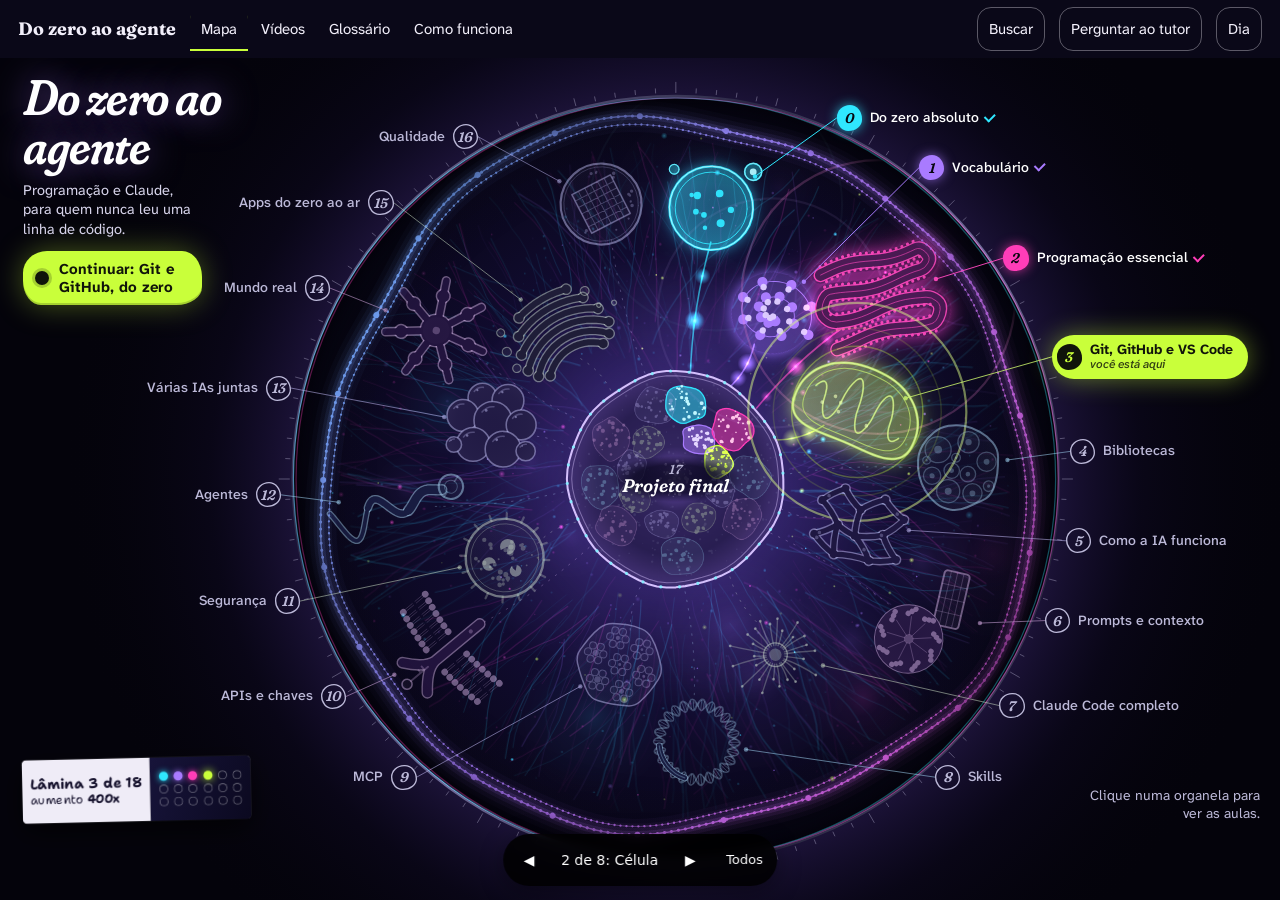
<file: temas/2-celula.html>
<!doctype html>
<html lang="pt-BR" data-leitura="noite">
<head>
<meta charset="utf-8">
<meta name="viewport" content="width=device-width,initial-scale=1,viewport-fit=cover">
<title>Do zero ao agente: célula viva</title>
<meta name="theme-color" content="#04030b">
<link rel="icon" href="data:image/svg+xml,%3Csvg xmlns='http://www.w3.org/2000/svg' viewBox='0 0 32 32'%3E%3Ccircle cx='16' cy='16' r='14' fill='%2304030b' stroke='%23c9ff3a' stroke-width='2'/%3E%3Ccircle cx='16' cy='16' r='6' fill='%23ff3db8'/%3E%3C/svg%3E">
<link rel="preconnect" href="https://fonts.googleapis.com">
<link rel="preconnect" href="https://fonts.gstatic.com" crossorigin>
<link rel="stylesheet" href="https://fonts.googleapis.com/css2?family=Atkinson+Hyperlegible+Next:ital,wght@0,400..700;1,400&family=Fraunces:ital,opsz,wght,SOFT,WONK@0,9..144,400..800,0..100,0..1;1,9..144,400..800,0..100,0..1&family=Shantell+Sans:wght@500;700&display=swap">
<style>
:root{
  --k-topo-fundo:#0a0818; --k-topo-texto:#f2effa; --k-acento:#c9ff3a; --k-acento-texto:#10140a;
  --k-painel-fundo:#100d24; --k-painel-texto:#f2effa; --k-linha:#ffffff26;
  --k-titulo:'Fraunces',Georgia,'Times New Roman',serif; --k-texto:'Atkinson Hyperlegible Next',system-ui,sans-serif; --k-raio:14px;
  --k-leitura-fundo:#f8f7fc; --k-leitura-texto:#1c1832; --k-leitura-caixa:#ece9f6;
  --k-leitura-fundo-noite:#0f0d1e; --k-leitura-texto-noite:#ece9f7; --k-leitura-caixa-noite:#1d1a36;
  --lim:#c9ff3a; --pale:#bcb9d8;
}
*{box-sizing:border-box}
html{background:#04030b;color:#f2effa;-webkit-text-size-adjust:100%}
body{margin:0;font-family:var(--k-texto);overflow-x:hidden}
button{-webkit-tap-highlight-color:transparent;touch-action:manipulation}
#tela{position:fixed;left:0;top:0;width:100%;height:100vh;z-index:-1;display:block}
#palco{position:relative;min-height:100vh;overflow:hidden}
html:not(.alto) #palco{height:100vh;overflow:hidden}

/* Abertura */
.abertura{position:absolute;left:var(--mx,24px);top:calc(var(--k-topo-h) + var(--ax,14px));z-index:2}
.abertura h1{margin:0;font:italic 600 var(--h1,56px)/.98 var(--k-titulo);font-variation-settings:"SOFT" 100,"WONK" 1,"opsz" 144;letter-spacing:-.018em;color:#fff;text-shadow:0 0 34px #a97bff88;white-space:nowrap}
.corpo{width:var(--bloco,230px);margin-top:10px}
.corpo p{margin:0 0 12px;font-size:var(--fr,16px);line-height:1.34;color:#d8d5ec}
#continuar{display:flex;align-items:center;gap:10px;width:100%;min-height:50px;padding:9px 16px 9px 12px;background:var(--lim);color:var(--k-acento-texto);font:700 var(--fb,15.5px)/1.2 var(--k-texto);text-align:left;border:0;border-radius:24px 20px 26px 18px/22px 26px 18px 24px;cursor:pointer;box-shadow:0 0 30px #c9ff3a59,inset 0 -2px 0 #0000002e;transition:transform .18s,box-shadow .18s,border-radius .4s}
#continuar:hover{transform:translateY(-2px);box-shadow:0 0 44px #c9ff3a99,inset 0 -2px 0 #0000002e;border-radius:20px 26px 18px 26px/26px 20px 26px 18px}
#continuar i{flex:none;width:14px;height:14px;border-radius:50%;background:#10140a;box-shadow:0 0 0 3px #10140a33;animation:bate 2.6s ease-in-out infinite}
@keyframes bate{50%{transform:scale(.7);box-shadow:0 0 0 7px #10140a14}}
.dica{position:absolute;right:20px;bottom:78px;width:13.6em;margin:0;text-align:right;font-size:clamp(14px,calc(var(--fe,15px)*.94),18px);line-height:1.3;color:var(--pale)}

/* Plaquinha: lâmina de vidro com a ponta fosca e uma placa de 18 poços */
.bancada{display:contents}
.plaquinha{position:absolute;left:var(--mx,24px);bottom:76px;z-index:56;display:flex;width:252px;height:70px;border-radius:5px;overflow:hidden;transform:scale(var(--pe,1)) rotate(-1.3deg);transform-origin:0 100%;background:linear-gradient(112deg,#ffffff24 0%,#ffffff08 24%,#ffffff17 46%,#ffffff06 100%);box-shadow:inset 0 0 0 1px #ffffff33,inset 0 1px 0 #ffffff66,0 10px 30px #000b;padding:0;border:0;color:inherit;font:inherit;text-align:left;cursor:pointer;transition:opacity .6s,filter .18s}
.plaquinha:hover{filter:brightness(1.12)}
.fosco{flex:0 0 136px;display:flex;flex-direction:column;justify-content:center;gap:1px;padding:0 9px;background:#efecf7;color:#17132e;font-family:'Shantell Sans','Comic Sans MS',var(--k-texto);font-size:13.5px;line-height:1.16}
.fosco strong{font-size:15.5px;font-weight:700;white-space:nowrap}
.fosco b{font-weight:700;font-variant-numeric:tabular-nums}
.pocos{flex:1;background:linear-gradient(112deg,#17143a,#0b0920);display:grid;grid-template-columns:repeat(6,1fr);align-content:center;justify-items:center;gap:4px 1px;padding:0 7px}
.pocos,.fosco{height:100%}
.pocos i{width:10px;height:10px;border-radius:50%;box-shadow:inset 0 0 0 1px #ffffff5c}
.pocos i.feito{background:var(--c);box-shadow:0 0 7px var(--c)}
.pocos i.atual{background:var(--c);box-shadow:0 0 9px var(--c);animation:bate2 1.7s ease-in-out infinite}
.pocos i.olhando{outline:1.5px solid #fff;outline-offset:1px}
@keyframes bate2{50%{transform:scale(1.28);box-shadow:0 0 15px var(--c)}}

/* Rótulos e alvos */
#lista{list-style:none;margin:0;padding:0;position:absolute;inset:0;z-index:1;pointer-events:none}
.alvo{position:absolute;padding:0;border:0;background:transparent;border-radius:50%;cursor:pointer;pointer-events:auto}
.rot{position:absolute;display:flex;align-items:center;gap:8px;min-height:44px;padding:3px 8px 3px 0;color:var(--pale);font:500 var(--fe,15px)/1.14 var(--k-texto);text-align:left;background:transparent;border:0;border-radius:22px;cursor:pointer;pointer-events:auto;transform:translateY(-50%);white-space:nowrap;opacity:0;transition:opacity .5s calc(var(--i)*36ms)}
html.pronto .rot{opacity:1}
html.solto .rot{transition:opacity .28s,color .18s,background-color .18s,box-shadow .18s,transform .18s}
.rot .num{flex:none;display:grid;place-items:center;width:1.8em;height:1.8em;border-radius:52% 48% 55% 45%/48% 55% 45% 52%;font:italic 600 1em/1 var(--k-titulo);font-variation-settings:"SOFT" 100,"opsz" 20;box-shadow:inset 0 0 0 1.3px currentColor;transition:box-shadow .18s,color .18s,background-color .18s}
.rot.esq{flex-direction:row-reverse;text-align:right;padding:3px 0 3px 8px}
.rot .nome{display:block}
.rot.feito{color:#fff}
.rot.feito .num{background:var(--c);color:#07060f;box-shadow:0 0 12px color-mix(in srgb,var(--c) 70%,transparent)}
.rot.feito .nome::after{content:"";display:inline-block;width:8px;height:4.5px;margin-left:7px;border-left:2px solid var(--c);border-bottom:2px solid var(--c);transform:rotate(-45deg) translate(1px,-3px)}
.rot.atual{padding:5px 15px 5px 5px;color:#10140a;background:var(--lim);font-weight:700;box-shadow:0 0 26px #c9ff3a73;animation:brilha 2.4s ease-in-out infinite}
.rot.atual .num{background:#10140a;color:var(--lim);box-shadow:none}
.rot.atual em{display:block;font:italic 500 .84em/1.1 var(--k-texto);opacity:.82}
@keyframes brilha{50%{box-shadow:0 0 44px #c9ff3ab3}}
.rot.futuro:hover .num,.rot.futuro.on .num{color:var(--c);box-shadow:inset 0 0 0 1.6px var(--c),0 0 10px var(--c)}
.rot:hover,.rot.on{color:#fff}
.rot.atual:hover,.rot.atual.on{color:#10140a}
.rot.nuc{flex-direction:column;gap:0;min-width:128px;padding:7px 14px;color:#fff;text-align:center;font:italic 600 var(--fn,20px)/1.05 var(--k-titulo);font-variation-settings:"SOFT" 100,"WONK" 1;background:radial-gradient(closest-side,#07051cdb 0,#07051cb8 62%,#07051c00 100%);transform:translate(-50%,-50%);white-space:nowrap}
.rot.nuc .num{width:auto;height:auto;box-shadow:none;background:none;font-size:.72em;color:var(--pale);font-weight:500}
.rot.nuc:hover .num,.rot.nuc.on .num{box-shadow:none;color:#fff}

/* Celular e janelas estreitas: célula alta, com rolagem */
html.alto .abertura{position:relative;left:auto;top:auto;padding:calc(var(--k-topo-h) + 16px) 16px 0;text-align:center}
html.alto .abertura h1{font-size:clamp(33px,10.2vw,58px);white-space:normal}
html.alto .abertura h1 br{display:none}
html.alto .corpo{width:auto;max-width:560px;margin:6px auto 0}
html.alto .corpo p{font-size:16px;margin-bottom:11px}
html.alto #continuar{min-height:52px;max-width:440px;margin:0 auto;justify-content:center;font-size:clamp(14.5px,4.1vw,16px)}
html.alto .bancada{position:relative;z-index:2;display:flex;flex-wrap:wrap;align-items:center;justify-content:center;gap:8px 12px;padding:12px 16px 0;max-width:592px;margin:0 auto}
html.alto .plaquinha{position:relative;left:auto;bottom:auto;flex:none;transform:rotate(-.8deg)}
html.alto .dica{position:static;flex:1 1 84px;width:auto;max-width:240px;font-size:13.5px}
html.alto .rot{white-space:normal;background:#070615b0;padding:4px 12px 4px 4px;font-size:16px;line-height:1.18;width:max-content;max-width:var(--lrot,160px)}
html.alto .rot.esq{padding:4px 4px 4px 12px}
html.alto .rot.atual{background:var(--lim);padding:5px 12px 5px 5px}
html.alto .rot.atual.esq{padding:5px 5px 5px 12px}
html.alto .rot.nuc{background:radial-gradient(closest-side,#07051cdb 0,#07051cb8 62%,#07051c00 100%);max-width:none;padding:8px 14px;font-size:24px}
html.alto body.foco .plaquinha{position:fixed;z-index:56;left:8px;top:calc(var(--k-topo-h) + 8px);margin:0;transform:scale(.72) rotate(-1.3deg);transform-origin:0 0}

/* Durante o aumento, o mapa sai da frente */
.abertura h1,.corpo,.dica{transition:opacity .3s}
body.foco .abertura h1,body.foco .corpo,body.foco .dica,body.foco .rot{opacity:0!important;pointer-events:none!important}
body.foco .alvo,body.foco .plaquinha{pointer-events:none}
html:not(.pronto) .abertura h1,html:not(.pronto) .corpo,html:not(.pronto) .dica,html:not(.pronto) .plaquinha{opacity:0}

/* Campo claro (botão Dia): a lâmina fica iluminada, as asas seguem escuras */
html.lampada.alto .abertura h1{color:#1b1640;text-shadow:none}
html.lampada.alto .corpo p,html.lampada.alto .dica{color:#2a2548}
html.lampada.alto .rot{background:#15122ee8}
html.lampada.alto .rot.atual{background:var(--lim)}
html.lampada .rot.nuc,html.lampada.alto .rot.nuc{color:#1b1640;background:radial-gradient(closest-side,#fffffff0 0,#ffffffc4 62%,#fff0 100%)}
html.lampada .rot.nuc .num,html.lampada .rot.nuc:hover .num{color:#4b4570}

.k-nav button,.k-bt{min-height:44px}
.k-troca a{min-width:44px;height:44px}

/* Painel e aula */
.k-veu{background:linear-gradient(90deg,#0000 0 40%,#0000008c 100%);touch-action:none}
.k-painel{--k-acento:var(--cor-painel,#c9ff3a);border-left:1px solid #ffffff1f;background:linear-gradient(180deg,color-mix(in srgb,var(--cor-painel,#c9ff3a) 12%,#100d24) 0,#100d24 180px)}
.k-painel::before{content:"";flex:none;height:3px;background:var(--cor-painel,#c9ff3a);box-shadow:0 0 18px var(--cor-painel,#c9ff3a)}
.k-painel h2{font-style:italic;font-weight:600;font-variation-settings:"SOFT" 100,"WONK" 1,"opsz" 72;color:#fff}
.k-aulas{overscroll-behavior:contain}
.k-aulas .id{font-family:var(--k-texto);opacity:.72}
.k-aula{--k-acento:#b5137c;--k-acento-texto:#fff}
html[data-leitura="noite"] .k-aula{--k-acento:#c9ff3a;--k-acento-texto:#10140a}
.k-aula h1,.k-aula h2,.k-aula h3{font-weight:600;font-variation-settings:"SOFT" 100,"opsz" 72}
.k-aula h1{font-style:italic}
.k-aula{font-size:18.5px}
@media (max-width:980px){
  .k-painel{height:70%;border-left:0;overflow:hidden}
  .k-veu{background:linear-gradient(180deg,#0000 0 28%,#0000008c 100%)}
}
@media (prefers-reduced-motion:reduce){
  #continuar i,.pocos i.atual,.rot.atual{animation:none}
  .rot,html.solto .rot{transition:none}
}
</style>
</head>
<body>
<canvas id="tela" aria-hidden="true"></canvas>
<main id="palco">
  <section class="abertura" id="abertura">
    <h1>Do zero ao <br>agente</h1>
    <div class="corpo" id="corpo">
      <p>Programação e Claude, para quem nunca leu uma linha de código.</p>
      <button id="continuar" type="button"><i aria-hidden="true"></i><span>Continuar: Git e GitHub, do zero</span></button>
    </div>
  </section>
  <div class="bancada" id="bancada">
    <button class="plaquinha" id="plaquinha" type="button" aria-label="Lâmina 3 de 18, aumento de 400 vezes. Ir até o módulo 3, onde você está.">
      <span class="fosco"><strong>Lâmina 3 de 18</strong><span>aumento <b id="aum">400x</b></span></span>
      <span class="pocos" id="pocos"></span>
    </button>
    <p class="dica" id="dica"></p>
  </div>
  <ol id="lista" aria-label="Os 18 módulos do curso"></ol>
</main>
<script src="dados.js"></script><script src="kit.js"></script><script>
Kit.iniciar({ id: '2-celula' });
(function () {
'use strict';
/* ---------- utilitários ---------- */
const PI = Math.PI, TAU = PI * 2, sen = Math.sin, cos = Math.cos, abs = Math.abs, min = Math.min, max = Math.max, raiz = Math.sqrt, pot = Math.pow, red = Math.round;
const clamp = (v, a = 0, b = 1) => v < a ? a : v > b ? b : v, lerp = (a, b, u) => a + (b - a) * u;
const suaveIO = u => u < .5 ? 4 * u * u * u : 1 - pot(-2 * u + 2, 3) / 2, suaveO = u => 1 - pot(1 - u, 4);
const sp = (v, e) => Math.sign(v) * pot(abs(v), e);
const $ = s => document.querySelector(s);
const acaso = s => () => (s = (s * 16807) % 2147483647) / 2147483647;
const off = (w, h) => { const k = document.createElement('canvas'); k.width = max(1, Math.ceil(w)); k.height = max(1, Math.ceil(h)); return k; };
const mistura = (a, b, u) => [lerp(a[0], b[0], u) | 0, lerp(a[1], b[1], u) | 0, lerp(a[2], b[2], u) | 0];
const rgba = (q, a) => `rgba(${q[0]},${q[1]},${q[2]},${a})`;

const html = document.documentElement, tela = $('#tela'), c = tela.getContext('2d', { alpha: false });
const painelEl = $('.k-painel'), aulaEl = $('.k-aula'), hero = $('#abertura'), corpoEl = $('#corpo'), plaq = $('#plaquinha'), aumEl = $('#aum'), dicaEl = $('#dica'), lista = $('#lista');
const ATUAL = Kit.ATUAL;
const mov = matchMedia('(prefers-reduced-motion: reduce)');
let movimento = !mov.matches;

/* Duas lâmpadas do microscópio: fluorescência (padrão) e campo claro (botão Dia) */
const PAL = {
  noite: { campo: '#060512', cito: ['#1d144d', '#100b2e', '#090719'], ghost: [196, 204, 236], quente: [255, 255, 255], mio: [23, 18, 56], op: 'lighter', veu: [3, 2, 10],
    C: { c: [47, 231, 255], v: [169, 123, 255], m: [255, 61, 184], l: [201, 255, 58] }, lin: [.5, 1], det: [.3, .96], memb: ['#2fe7ff', '#a97bff', '#ff3db8'], tex: .95 },
  dia: { campo: '#f4efe6', cito: ['#fff6f1', '#fbeef2', '#f6e8f2'], ghost: [120, 110, 150], quente: [28, 12, 60], mio: [253, 245, 246], op: 'multiply', veu: [244, 239, 230],
    C: { c: [0, 138, 178], v: [96, 50, 206], m: [214, 24, 136], l: [96, 150, 0] }, lin: [.62, 1], det: [.42, .96], memb: ['#0a8db5', '#6a3ad0', '#d81888'], tex: .7 }
};
let P = PAL.noite;
const HEX = { c: '#2fe7ff', v: '#a97bff', m: '#ff3db8', l: '#c9ff3a' };

/* ---------- desenho: estilo da organela da vez ---------- */
let E = null, LW = 1;
const W_ = px => px * LW / E.esc;
function estilo(o, esc) {
  const q = red(o.k * 40), C = o.e;
  if (C.q !== q || C.pal !== P) {
    C.q = q; C.pal = P;
    const k = q / 40, cor = P.C[o.cor], g = mistura(P.ghost, cor, .2), l = mistura(g, cor, k), h = mistura(cor, P.quente, .62);
    C.k = k;
    C.lin = rgba(l, lerp(P.lin[0], P.lin[1], k));
    C.det = rgba(l, lerp(P.det[0], P.det[1], k));
    C.hot = k > .05 ? rgba(h, k) : null;
    const va = .045 + .2 * k, gv = c.createRadialGradient(0, 0, .15, 0, 0, 1); gv.addColorStop(0, rgba(l, va * .42)); gv.addColorStop(.7, rgba(l, va * .9)); gv.addColorStop(1, rgba(l, va * 1.5));
    C.vel = gv;
    C.mio = rgba(mistura(P.mio, cor, .05 + .2 * k), 1);
  }
  C.esc = esc; E = C;
}
function corpo(p, lw = 2) { c.fillStyle = E.vel; c.fill(p); c.strokeStyle = E.lin; c.lineWidth = W_(lw); c.stroke(p); if (E.hot) { c.strokeStyle = E.hot; c.lineWidth = W_(lw * .42); c.stroke(p); } }
function fio(p, lw = 1.2, q) { c.strokeStyle = E.det; c.lineWidth = W_(lw); c.stroke(p); if (q && E.hot) { c.strokeStyle = E.hot; c.lineWidth = W_(lw * .42); c.stroke(p); } }
const gota = p => { c.fillStyle = E.det; c.fill(p); }, gotaL = p => { c.fillStyle = E.lin; c.fill(p); }, gotaH = p => { c.fillStyle = E.hot || E.det; c.fill(p); };
function tubo(p, larg, lw = 1.6) { c.strokeStyle = E.lin; c.lineWidth = larg + W_(lw * 2); c.stroke(p); c.strokeStyle = E.mio; c.lineWidth = larg; c.stroke(p); }
const bola = (x, y, r, p = new Path2D()) => { p.moveTo(x + r, y); p.arc(x, y, r, 0, TAU); return p; };
const bolas = (l, p = new Path2D()) => { for (const b of l) bola(b[0], b[1], b[2], p); return p; };
function curva(pts, fecha, p = new Path2D()) {
  const n = pts.length, m = (a, b) => [(a[0] + b[0]) / 2, (a[1] + b[1]) / 2];
  if (fecha) { const a = m(pts[n - 1], pts[0]); p.moveTo(a[0], a[1]); for (let i = 0; i < n; i++) { const b = m(pts[i], pts[(i + 1) % n]); p.quadraticCurveTo(pts[i][0], pts[i][1], b[0], b[1]); } p.closePath(); }
  else { p.moveTo(pts[0][0], pts[0][1]); for (let i = 1; i < n - 1; i++) { const b = m(pts[i], pts[i + 1]); p.quadraticCurveTo(pts[i][0], pts[i][1], b[0], b[1]); } p.lineTo(pts[n - 1][0], pts[n - 1][1]); }
  return p;
}
const elipse = (x, y, a, b) => { const p = new Path2D(); p.ellipse(x, y, a, b, 0, 0, TAU); return p; };
function feijao(e) { const v = []; for (let i = 0; i < 52; i++) { const a = i / 52 * TAU, u = sp(cos(a), .72) * e * .98, w = sp(sen(a), .85) * e * .6; v.push([u, w + .2 * u * u - .1]); } return curva(v, 1); }

/* Cada módulo tem a sua organela. Unidade: meia largura = 1. */
const F = {
  vesicula: {
    criar() { const r = acaso(11), q = []; for (let i = 0; i < 8; i++) { const a = r() * TAU, d = raiz(r()) * .52; q.push([-.1 + cos(a) * d, .08 + sen(a) * d, .045 + r() * .065, r() * TAU]); } return { sil: bola(-.1, .08, .86), a: bola(-.1, .08, .86), b: bola(-.1, .08, .74), q }; },
    pinta(G, t) {
      corpo(G.a, 2.4); fio(G.b, 1);
      const p = new Path2D(); for (const q of G.q) bola(q[0] + .06 * sen(t * .7 + q[3]), q[1] + .06 * cos(t * .55 + q[3]), q[2], p); gota(p);
      const d = .5 + .5 * sen(t * .45), bx = .64 + .13 * d, by = -.58 - .13 * d; corpo(bola(bx, by, .2 - .03 * d), 1.8); gotaH(bola(bx, by, .07));
      corpo(bola(-.88, -.66 - .05 * d, .1), 1.3);
    }
  },
  ribossomo: {
    criar() { const pts = [], rib = []; for (let i = 0; i <= 70; i++) { const u = i / 70, a = u * TAU * 2 + .4, r = .14 + .76 * u; pts.push([cos(a) * r, sen(a) * r * .9]); } for (let i = 0; i < 16; i++) { const u = .04 + .96 * (i / 15), a = u * TAU * 2 + .4, r = .14 + .76 * u; rib.push([cos(a) * r, sen(a) * r * .9, a, i]); } return { sil: bola(0, 0, .9), f: curva(pts), rib }; },
    pinta(G, t) {
      fio(G.f, 1); const A = new Path2D(), B = new Path2D();
      for (const q of G.rib) { const w = .022 * sen(t * 1.3 + q[3]), x = q[0] + w, y = q[1] - w, ax = cos(q[2]), ay = sen(q[2]); bola(x + ax * .03, y + ay * .03, .112, A); bola(x - ax * .085, y - ay * .085, .07, B); }
      gotaL(A); gotaH(B);
    }
  },
  rugoso: {
    criar() {
      const pts = [], ys = [-.6, -.2, .2, .6], xm = .84, d = [];
      ys.forEach((y, j) => { const dir = j % 2 ? -1 : 1; for (let i = 0; i <= 10; i++) { const x = dir * (-xm + 2 * xm * i / 10); pts.push([x, y + .05 * sen(x * 4 + j * 1.7)]); } if (j < 3) pts.push([dir * (xm + .14), y + .2]); });
      ys.forEach((y, j) => { for (let x = -.82; x <= .82; x += .098) { const m = y + .05 * sen(x * 4 + j * 1.7); d.push([x, m - .132, .026], [x + .05, m + .132, .026]); } });
      const t = curva(pts); return { sil: t, st: .32, t, d: bolas(d) };
    },
    pinta(G, t) { c.transform(1, .022 * sen(t * .7), .022 * cos(t * .6), 1, 0, 0); tubo(G.t, .19, 1.4); fio(G.t, .7); gotaL(G.d); }
  },
  mito: {
    criar() { const r = acaso(5), d = []; for (let i = 0; i < 5; i++) d.push([-.56 + r() * 1.1, -.16 + r() * .36, .028, r() * TAU]); return { sil: feijao(1), a: feijao(1), b: feijao(.86), d }; },
    pinta(G, t) {
      corpo(G.a, 2.7); fio(G.b, 1.1);
      const p = new Path2D(); for (let i = 0; i <= 96; i++) { const x = -.74 + 1.48 * i / 96, env = .4 * raiz(max(0, 1 - (x / .8) * (x / .8))), s = sen(x * 11.6 + t * .55), y = env * sp(s, .55) + .2 * x * x - .1; i ? p.lineTo(x, y) : p.moveTo(x, y); }
      fio(p, 1.9, true);
      const q = new Path2D(); for (const m of G.d) bola(m[0] + .03 * sen(t + m[3]), m[1] + .03 * cos(t * .8 + m[3]), m[2], q); gotaH(q);
    }
  },
  mvb: {
    criar() { const r = acaso(9), h = []; for (let i = 0; i < 16; i++) { const a = i / 16 * TAU, d = .88 + (r() - .5) * .1; h.push([cos(a) * d, sen(a) * d]); } const L = [[-.38, -.36, .27], [.22, -.48, .22], [.58, -.08, .2], [.22, .14, .16], [-.14, .06, .16], [-.56, .18, .18], [-.2, .52, .24], [.28, .56, .2], [.6, .4, .11], [-.02, -.2, .09], [-.64, -.14, .08]]; return { sil: curva(h, 1), a: curva(h, 1), L }; },
    pinta(G, t) {
      corpo(G.a, 2.2); const p = new Path2D(), q = new Path2D();
      G.L.forEach((b, i) => { const x = b[0] + .022 * sen(t * .8 + i * 2), y = b[1] + .022 * cos(t * .7 + i * 1.3); bola(x, y, b[2], p); bola(x, y, b[2] * .3, q); });
      c.fillStyle = E.vel; c.fill(p); fio(p, 1.4, true); gota(q);
    }
  },
  liso: {
    criar() {
      const N = [[-.88, -.3], [-.5, -.66], [-.08, -.34], [.34, -.68], [.82, -.4], [.5, .02], [.9, .42], [.38, .6], [-.04, .2], [-.44, .08], [-.84, .4], [-.34, .68]], A = [[0, 1], [1, 2], [2, 3], [3, 4], [4, 5], [2, 8], [5, 8], [5, 6], [6, 7], [7, 8], [8, 9], [9, 0], [9, 10], [9, 11], [11, 7], [10, 11]];
      const p = new Path2D(), cv = []; A.forEach(([a, b], i) => { const x0 = N[a][0], y0 = N[a][1], x1 = N[b][0], y1 = N[b][1], s = i % 2 ? .09 : -.09, cx = (x0 + x1) / 2 - (y1 - y0) * s, cy = (y0 + y1) / 2 + (x1 - x0) * s; p.moveTo(x0, y0); p.quadraticCurveTo(cx, cy, x1, y1); cv.push([x0, y0, cx, cy, x1, y1]); });
      return { sil: p, st: .24, p, cv, n1: bolas(N.map(q => [q[0], q[1], .11])), n2: bolas(N.map(q => [q[0], q[1], .08])) };
    },
    pinta(G, t) {
      const w = .105; c.strokeStyle = E.lin; c.lineWidth = w + W_(2.8); c.stroke(G.p); c.fillStyle = E.lin; c.fill(G.n1); c.strokeStyle = E.mio; c.lineWidth = w; c.stroke(G.p); c.fillStyle = E.mio; c.fill(G.n2);
      const d = new Path2D(); for (let i = 0; i < 6; i++) { const q = G.cv[i * 3 % G.cv.length], u = (t * .28 + i * .37) % 1, v = 1 - u; bola(v * v * q[0] + 2 * u * v * q[2] + u * u * q[4], v * v * q[1] + 2 * u * v * q[3] + u * u * q[5], .036, d); } gotaH(d);
    }
  },
  centriolo: {
    criar() {
      const raio = new Path2D(), trip = new Path2D();
      for (let j = 0; j < 9; j++) { const a = j / 9 * TAU, d = a + PI / 2 - .62; raio.moveTo(cos(a) * .08, sen(a) * .08); raio.lineTo(cos(a) * .42, sen(a) * .42); for (let m = -1; m <= 1; m++) bola(cos(a) * .52 + cos(d) * m * .082, sen(a) * .52 + sen(d) * m * .082, .05, trip); }
      const b = new Path2D(); if (b.roundRect) b.roundRect(-.24, -.52, .48, 1.04, .06); else b.rect(-.24, -.52, .48, 1.04); const l = new Path2D(); for (const x of [-.12, 0, .12]) { l.moveTo(x, -.5); l.lineTo(x, .5); } for (const y of [-.26, 0, .26]) { l.moveTo(-.24, y); l.lineTo(.24, y); }
      return { sil: bolas([[-.34, .2, .7], [.52, -.42, .46]]), raio, trip, roda: bola(0, 0, .64), hub: bola(0, 0, .09), b, l };
    },
    pinta(G, t) {
      c.save(); c.translate(.54, -.42); c.rotate(.34); c.fillStyle = E.vel; c.fill(G.b); fio(G.l, .8); corpo(G.b, 2); c.restore();
      c.save(); c.translate(-.34, .22); c.rotate(t * .16); c.fillStyle = E.mio; c.fill(G.roda); corpo(G.roda, 1); fio(G.raio, .9); gotaL(G.trip); gotaH(G.hub); c.restore();
    }
  },
  aster: {
    criar() { const r = acaso(23), q = []; for (let i = 0; i < 26; i++) q.push([i / 26 * TAU + (r() - .5) * .1, i % 2 ? .6 + .16 * r() : .84 + .16 * r(), (r() - .5) * .22, r() * TAU, .6 + r() * .9]); return { sil: bola(0, 0, .6), q, a: bola(0, 0, .25), b: bola(0, 0, .13) }; },
    pinta(G, t) {
      const p = new Path2D(), d = new Path2D();
      for (const q of G.q) { const l = q[1] * (.86 + .14 * sen(t * q[4] + q[3])), x = cos(q[0]) * l, y = sen(q[0]) * l; p.moveTo(cos(q[0]) * .2, sen(q[0]) * .2); p.quadraticCurveTo(cos(q[0] + q[2]) * l * .55, sen(q[0] + q[2]) * l * .55, x, y); bola(x, y, .03, d); }
      fio(p, 1.5, true); gotaL(d); corpo(G.a, 1.5); gotaH(G.b);
    }
  },
  plasmideo: {
    criar() {
      const n = 13, A = [], B = [], g = new Path2D(), o = new Path2D();
      for (let i = 0; i <= 208; i++) { const a = i / 208 * TAU, w = .115 * sen(n * a); A.push([cos(a) * (.76 + w), sen(a) * (.76 + w)]); B.push([cos(a) * (.76 - w), sen(a) * (.76 - w)]); }
      for (let i = 0; i < 91; i++) { const a = (i + .5) / 91 * TAU, w = .115 * sen(n * a) * .84; if (abs(w) < .035) continue; g.moveTo(cos(a) * (.76 + w), sen(a) * (.76 + w)); g.lineTo(cos(a) * (.76 - w), sen(a) * (.76 - w)); }
      o.arc(0, 0, .76, .55, 1.7); const s = new Path2D(); s.arc(0, 0, .76, 0, TAU);
      return { sil: s, st: .3, a: curva(A), b: curva(B), g, o, u: bola(0, 0, .3) };
    },
    pinta(G, t) { c.rotate(t * .13); fio(G.g, .9); fio(G.a, 2, true); fio(G.b, 1.5); c.strokeStyle = E.lin; c.lineWidth = .1 + W_(2); c.stroke(G.o); c.strokeStyle = E.mio; c.lineWidth = .1; c.stroke(G.o); fio(G.o, 1.2, true); }
  },
  rosa: {
    criar() { const r = acaso(17), cs = [[0, 0]], h = []; for (let i = 0; i < 6; i++) cs.push([cos(i / 6 * TAU + .26) * .6, sen(i / 6 * TAU + .26) * .6]); const sub = new Path2D(); for (const q of cs) for (let j = 0; j < 6; j++) { const a = j / 6 * TAU; bola(q[0] + cos(a) * .175, q[1] + sen(a) * .175, .08, sub); } for (let i = 0; i < 18; i++) { const a = i / 18 * TAU, d = .94 + .05 * sen(a * 6 + .26 * 6) + (r() - .5) * .03; h.push([cos(a) * d, sen(a) * d]); } return { sil: curva(h, 1), a: curva(h, 1), sub, cs }; },
    pinta(G, t) { corpo(G.a, 1.6); c.fillStyle = E.vel; c.fill(G.sub); fio(G.sub, 1.1); const p = new Path2D(); G.cs.forEach((q, i) => bola(q[0], q[1], .03 + .045 * (.5 + .5 * sen(t * 1.5 + i * 1.1)), p)); gotaH(p); }
  },
  receptor: {
    criar() {
      const cab = new Path2D(), cau = new Path2D();
      for (let x = -.98; x <= .99; x += .122) { if (abs(x) < .17) continue; const o = .12 * x * x - .02; bola(x, o - .24, .056, cab); bola(x, o + .24, .056, cab); for (const s of [-.018, .018]) { cau.moveTo(x + s, o - .19); cau.lineTo(x + s, o - .03); cau.moveTo(x + s, o + .19); cau.lineTo(x + s, o + .03); } }
      const y = new Path2D(); y.moveTo(0, .72); y.lineTo(0, -.26); y.quadraticCurveTo(-.02, -.46, -.33, -.7); y.moveTo(0, -.26); y.quadraticCurveTo(.02, -.46, .33, -.7);
      const s = new Path2D(); s.moveTo(-.9, 0); s.lineTo(.9, .1); s.moveTo(0, .6); s.lineTo(0, -.7);
      return { sil: s, st: .42, cab, cau, y };
    },
    pinta(G, t) {
      fio(G.cau, .7); gotaL(G.cab); tubo(G.y, .15, 1.5);
      const b = .055 * sen(t * 1.15), k = new Path2D(); k.moveTo(0, -.84 + b); k.lineTo(0, -.46 + b); k.moveTo(0, -.54 + b); k.lineTo(.075, -.54 + b); k.moveTo(0, -.62 + b); k.lineTo(.06, -.62 + b); fio(k, 2, true); corpo(bola(0, -.92 + b, .085), 1.7);
      const u = (t * .3) % 1; gotaH(bola(0, -.2 + .86 * u, .035));
    }
  },
  lisossomo: {
    criar() { const r = acaso(31), g = new Path2D(), o = new Path2D(); for (let i = 0; i < 30; i++) { const a = r() * TAU, d = raiz(r()) * .64; bola(cos(a) * d, sen(a) * d, .02 + r() * .042, g); } for (let i = 0; i < 16; i++) { const a = i / 16 * TAU; o.moveTo(cos(a) * .86, sen(a) * .86); o.lineTo(cos(a) * .985, sen(a) * .985); } return { sil: bola(0, 0, .88), a: bola(0, 0, .86), b: bola(0, 0, .75), g, o, pac: [[-.02, -.3, .17, 0], [.34, .24, .13, 2.2], [-.36, .24, .15, 4.4]] }; },
    pinta(G, t) {
      fio(G.o, 2.4); corpo(G.a, 2.6); fio(G.b, 1); gota(G.g); const m = .12 + .62 * abs(sen(t * 2.6)), p = new Path2D();
      for (const q of G.pac) { const a = t * .4 + q[3], x = q[0] + .09 * cos(a), y = q[1] + .09 * sen(a), d = a + PI / 2; p.moveTo(x, y); p.arc(x, y, q[2], d + m, d - m + TAU); p.closePath(); } gotaL(p);
    }
  },
  flagelo: {
    criar() { const s = new Path2D(); s.moveTo(-.8, .12); s.lineTo(1, 0); return { sil: s, st: .42, m1: bola(-.82, .12, .18), m2: bola(-.82, .12, .095) }; },
    pinta(G, t) {
      const q = [new Path2D(), new Path2D(), new Path2D()], N = 60; let px = 0, py = 0;
      for (let i = 0; i <= N; i++) { const u = i / N, x = -.68 + 1.68 * u, y = .12 - .12 * u + (.03 + .3 * u) * sen(u * 13.5 - t * 3.1), k = u < .34 ? 0 : u < .68 ? 1 : 2; if (i) { q[k].moveTo(px, py); q[k].lineTo(x, y); } px = x; py = y; }
      const L = [.125, .09, .055]; L.forEach((w, k) => { c.strokeStyle = E.lin; c.lineWidth = w + W_(2.8); c.stroke(q[k]); }); L.forEach((w, k) => { c.strokeStyle = E.mio; c.lineWidth = w; c.stroke(q[k]); });
      corpo(G.m1, 2.2); fio(G.m2, 1.1); const a = t * 5, n = new Path2D(); n.moveTo(-.82 + cos(a) * .095, .12 + sen(a) * .095); n.lineTo(-.82 + cos(a) * .18, .12 + sen(a) * .18); n.moveTo(-.82 - cos(a) * .095, .12 - sen(a) * .095); n.lineTo(-.82 - cos(a) * .18, .12 - sen(a) * .18); fio(n, 1.8, true);
    }
  },
  uvas: {
    criar() { const L = [[-.2, -.6, .3], [.34, -.54, .33], [-.62, -.2, .33], [.02, -.1, .39], [.62, -.02, .31], [-.4, .38, .35], [.24, .46, .37], [.72, .5, .2], [-.8, .4, .16]]; return { sil: bolas(L), L }; },
    pinta(G, t) {
      G.L.forEach((q, i) => {
        const r = q[2], x = q[0] + .018 * sen(t * .9 + i * 2.1), y = q[1] + .018 * cos(t * .8 + i), p = bola(x, y, r); c.fillStyle = E.mio; c.fill(p); corpo(p, 1.7);
        const h = new Path2D(); h.arc(x, y, r * .72, -2.5, -1.5); fio(h, 1.7, true); gotaL(bola(x - r * .36, y - r * .52, r * .075));
      });
    }
  },
  estrela: {
    criar() { const can = []; for (let i = 0; i < 7; i++) can.push(i / 7 * TAU + .2); return { sil: bola(0, 0, .62), can }; },
    pinta(G, t) {
      const P_ = .5 + .5 * sen(t * .9), rc = .24 + .15 * P_, lw = .085 + .055 * (1 - P_), lon = .97 - .05 * P_, p = new Path2D(), am = new Path2D(), am2 = new Path2D(), e = W_(1.6);
      for (const a of G.can) { p.moveTo(0, 0); p.lineTo(cos(a) * lon, sen(a) * lon); const rb = lw * (1.05 - .3 * P_), xb = cos(a) * .66, yb = sen(a) * .66; bola(xb, yb, rb + e, am); bola(xb, yb, rb, am2); }
      c.strokeStyle = E.lin; c.lineWidth = lw + e * 2; c.stroke(p); c.fillStyle = E.lin; c.fill(am); c.fill(bola(0, 0, rc + e));
      c.strokeStyle = E.mio; c.lineWidth = lw; c.stroke(p); c.fillStyle = E.mio; c.fill(am2); c.fill(bola(0, 0, rc));
      c.fillStyle = E.vel; c.fill(bola(0, 0, rc * .86)); gotaH(bola(0, 0, rc * .24));
    }
  },
  golgi: {
    criar() {
      const cy = 1.32, R_ = [.84, 1.06, 1.28, 1.5, 1.72, 1.94], A = [.8, .86, .8, .62, .44, .28], ar = new Path2D(), e1 = [], e2 = [], v = [];
      R_.forEach((r, i) => { const a = A[i]; ar.moveTo(sen(-a) * r, cy - cos(a) * r); for (let j = 1; j <= 14; j++) { const b = -a + 2 * a * j / 14; ar.lineTo(sen(b) * r, cy - cos(b) * r); } for (const s of [-1, 1]) { e1.push([s * sen(a) * r, cy - cos(a) * r, .115]); e2.push([s * sen(a) * r, cy - cos(a) * r, .09]); } if (i > 1 && i < 5) { for (const s of [-1, 1]) v.push([s * (sen(a) * r + .03), cy - cos(a) * r - .03, s * .28, -.26, .055 + .012 * i, i * .17 + (s > 0 ? .41 : 0)]); } });
      return { sil: ar, st: .26, ar, b1: bolas(e1), b2: bolas(e2), v };
    },
    pinta(G, t) {
      const w = .118; c.strokeStyle = E.lin; c.lineWidth = w + W_(2.8); c.stroke(G.ar); c.fillStyle = E.lin; c.fill(G.b1); c.strokeStyle = E.mio; c.lineWidth = w; c.stroke(G.ar); c.fillStyle = E.mio; c.fill(G.b2);
      const p = new Path2D(); for (const q of G.v) { const u = (t * .13 + q[5]) % 1; bola(q[0] + q[2] * u, q[1] + q[3] * u, q[4] * raiz(sen(PI * u)) + .002, p); } corpo(p, 1.3);
    }
  },
  perox: {
    criar() { const r = acaso(41), g = new Path2D(), h = .46, q = new Path2D(), d = []; for (let i = -3; i <= 3; i++) { const v = i / 3 * h; g.moveTo(-h, v); g.lineTo(h, v); g.moveTo(v, -h); g.lineTo(v, h); } q.rect(-h, -h, 2 * h, 2 * h); for (let i = 0; i < 14; i++) { const a = r() * TAU, e = .62 + r() * .1; d.push([cos(a) * e, sen(a) * e, .02 + r() * .018]); } return { sil: bola(0, 0, .86), a: bola(0, 0, .86), b: bola(0, 0, .79), g, q, d: bolas(d) }; },
    pinta(G, t) { corpo(G.a, 2.3); fio(G.b, .8); gota(G.d); c.save(); c.rotate(.785 + t * .07); c.fillStyle = E.vel; c.fill(G.q); fio(G.g, 1, true); fio(G.q, 1.9, true); c.restore(); }
  }
};

/* forma, corante, ângulo (graus, relógio), raio, tamanho, giro, proporção */
const TAB = [
  ['vesicula', 'c', 8, .735, .125, 0, .95],
  ['ribossomo', 'v', 30, .5, .118, .2, .95],
  ['rugoso', 'm', 49, .715, .155, -.2, .82],
  ['mito', 'l', 68, .5, .155, .35, .66],
  ['mvb', 'c', 88, .745, .128, 0, .95],
  ['liso', 'v', 105, .5, .128, .3, .85],
  ['centriolo', 'm', 120, .745, .14, -.15, .95],
  ['aster', 'l', 150, .54, .125, 0, 1],
  ['plasmideo', 'c', 176, .69, .128, 0, .95],
  ['rosa', 'v', 197, .5, .118, .2, .95],
  ['receptor', 'm', 232, .75, .155, 4.05, .95],
  ['lisossomo', 'l', 246, .5, .118, 0, 1],
  ['flagelo', 'c', 264, .715, .18, 2.9, .55],
  ['uvas', 'v', 285, .5, .125, 0, .92],
  ['estrela', 'm', 302, .745, .14, .2, 1],
  ['golgi', 'l', 323, .5, .135, -.5, .85],
  ['perox', 'v', 344, .74, .122, 0, 1]
];
const HP = 1.65, FI = [24, 38, 56, 72, 86, 99, 111, 125, 139, 221, 236.6, 252, 267.7, 283.3, 298.9, 314.4, 330];
function criaHalo(G, cor) {
  const n = 168, k = off(n, n), g = k.getContext('2d'), e = n / (2 * HP); g.translate(n / 2, n / 2); g.scale(e, e); g.lineCap = g.lineJoin = 'round';
  g.shadowColor = rgba(cor, 1); g.shadowBlur = 24; g.fillStyle = g.strokeStyle = rgba(cor, .5); g.lineWidth = G.st || 1;
  const faz = () => G.st ? g.stroke(G.sil) : g.fill(G.sil); faz(); g.shadowBlur = 11; faz();
  g.shadowBlur = 0; g.globalCompositeOperation = 'destination-out'; g.fillStyle = g.strokeStyle = 'rgba(0,0,0,.62)'; faz();
  return k;
}
const O = TAB.map((q, n) => {
  const f = F[q[0]], G = f.criar();
  return { n, forma: q[0], f, G, cor: q[1], ang: q[2] * PI / 180, rad: q[3], tam: q[4], rot: q[5], giro: q[5], asp: q[6], est: Kit.estado(n), x: 0, y: 0, s: 50, px: 0, py: 0, ph: n * 2.399, f1: .23 + (n * 7 % 5) * .03, f2: .19 + (n * 3 % 4) * .035, k: 0, base: Kit.estado(n) === 'futuro' ? 0 : 1, flash: 0, h: 0, aceso: false, tIni: .95 + n * .27, e: {}, ax: 0, ay: 0, esq: false, halo: null };
});
O.push({ n: 17, forma: 'nucleo', cor: 'v', est: Kit.estado(17), x: 0, y: 0, s: 100, px: 0, py: 0, ph: 0, k: 0, base: 0, flash: 0, h: 0, e: {}, asp: 1, rot: 0, ax: 0, ay: 0 });

/* ---------- DOM: alvos, rótulos e poços ---------- */
const esc = s => String(s).replace(/&/g, '&amp;').replace(/</g, '&lt;');
window.CURSO.forEach(m => {
  const n = m.n, o = O[n], est = o.est, li = document.createElement('li');
  const fala = est === 'feito' ? 'concluído' : est === 'atual' ? 'você está aqui' : 'ainda não começado';
  li.innerHTML = `<button class="alvo" type="button" tabindex="-1" aria-hidden="true" data-n="${n}"></button><button class="rot ${est}${n === 17 ? ' nuc' : ''}" type="button" data-n="${n}" aria-label="Módulo ${n}: ${esc(m.t)}, ${fala}"${est === 'atual' ? ' aria-current="step"' : ''} style="--i:${n};--c:${HEX[o.cor]}"><b class="num">${n}</b><span class="nome">${esc(m.t)}${est === 'atual' ? '<em>você está aqui</em>' : ''}</span></button>`;
  lista.append(li); o.el = li.children[0]; o.lab = li.children[1];
  const p = document.createElement('i'); p.className = est; p.style.setProperty('--c', HEX[o.cor]); $('#pocos').append(p); o.poco = p;
});
$('.k-tema-topo').textContent = 'Dia';
$('.fosco strong').textContent = `Lâmina ${ATUAL} de 18`; plaq.setAttribute('aria-label', `Lâmina ${ATUAL} de 18, aumento de 400 vezes. Ir até o módulo ${ATUAL}, onde você está.`);
dicaEl.textContent = matchMedia('(hover:none)').matches ? 'Toque numa organela para ver as aulas.' : 'Clique numa organela para ver as aulas.';

/* ---------- medidas e posições ---------- */
let yBanc = 300, W = 0, H = 0, d = 1, topo = 58, alto = false, R = 400, cx = 0, cy = 0, yFimCel = 0, yIniCel = 0, nivel = 2, LX = 0;
const N17 = O[17];
const M = { n: 0, x: null, y: null, nx: null, ny: null, s: null, A: [], K: [], V: [], gx: null, gy: null, P: 1 };
let textura = null, lente = null, nucSpr = null, nucTudo = null, TERR = [], gradCito = null, gradMemb = null, particulas = [], bokeh = [], brilho = {}, ponto = {};

function ajustaAlvo(o, wd, hg, rot) { const w = max(44, wd), h = max(44, hg); o.el.style.cssText = `left:${o.x - w / 2}px;top:${o.y - h / 2}px;width:${w}px;height:${h}px;transform:rotate(${rot || 0}rad)`; }

function medeTudo() {
  W = html.clientWidth; H = tela.clientHeight || innerHeight; topo = $('.k-topo').offsetHeight;
  alto = W < 1240 || W / innerHeight < 1.28;
  html.classList.toggle('alto', alto);
  d = min(devicePixelRatio || 1, alto ? 2 : 1.75); if (nivel === 1) d = max(1, d * .8); if (nivel === 0) d = min(d, 1.3);
  tela.width = W * d; tela.height = H * d;
  if (alto) montaAlto(); else montaPC();
  for (const o of O) { if (o.n < 17) { if (!o.halo || o.haloP !== P) { o.halo = criaHalo(o.G, P.C[o.cor]); o.haloP = P; } } }
  montaMembrana(); montaSprites(); montaNucleo(); montaTextura(); montaLente(); montaBolhas();
  pede();
}

function montaPC() {
  const disp = innerHeight - topo; H = innerHeight;
  const desl = min(W * .028, 46);
  R = min(disp / 2, (W - desl - 2 * 240) / 2); cx = W / 2 + desl; cy = topo + disp / 2; LX = cx;
  LW = clamp(R / 410, .8, 1.7);
  const fe = clamp(R / 28, 14, 20), mx = clamp(W * .018, 18, 44);
  html.style.setProperty('--fe', fe + 'px'); html.style.setProperty('--mx', mx + 'px'); html.style.setProperty('--fb', clamp(R / 27, 15, 21) + 'px'); html.style.setProperty('--pe', clamp(R / 421, .86, 1.55));
  html.style.setProperty('--h1', clamp(min(W * .039, disp * .068), 36, 92) + 'px');
  html.style.setProperty('--fr', clamp(R / 27, 14.5, 20) + 'px'); html.style.setProperty('--fn', clamp(R / 21, 17, 30) + 'px');
  $('#palco').style.height = '';
  // os rótulos ficam acima dos 70 px de baixo, onde mora a troca de tema
  const gr = 180 / PI, RL = R + 13, f0 = max(24, Math.acos(clamp((R - 20) / RL)) * gr), f8 = min(139, Math.acos(-clamp((innerHeight - 92 - cy) / RL)) * gr), f16 = min(330, 360 - f0), f9 = max(221, 360 - f8);
  O.forEach((o, i) => {
    if (i < 17) {
      o.x = cx + R * o.rad * sen(o.ang); o.y = cy - R * o.rad * cos(o.ang); o.s = R * o.tam; o.rot = o.giro;
      const dir = i <= 8, phi = (dir ? lerp(f0, f8, (FI[i] - 24) / 115) : lerp(f9, f16, (FI[i] - 221) / 109)) * PI / 180;
      o.ax = cx + (R + 13) * sen(phi); o.ay = cy - (R + 13) * cos(phi); o.esq = !dir;
      o.lab.classList.toggle('esq', !dir);
      o.lab.style.cssText = `--i:${i};--c:${HEX[o.cor]};top:${o.ay}px;` + (dir ? `left:${o.ax}px` : `right:${W - o.ax}px`);
      ajustaAlvo(o, o.s * 2.1, o.s * 2.1 * o.asp, o.giro);
    } else {
      o.x = cx; o.y = cy; o.s = R * .275; o.ax = o.x; o.ay = o.y;
      o.lab.style.cssText = `--i:${i};--c:${HEX.v};left:${o.x}px;top:${o.y}px`;
      ajustaAlvo(o, o.s * 2.08, o.s * 2.08, 0);
    }
  });
  // A frase e o botão ocupam o que sobra à esquerda, sem encostar nos rótulos
  html.style.setProperty('--ax', clamp(disp * .018, 8, 22) + 'px');
  const rots = O.slice(9, 17).map(o => o.lab.getBoundingClientRect());
  const larg0 = clamp(W * .17, 190, 340); let w = larg0;
  for (let v = 0; v < 4; v++) {
    html.style.setProperty('--bloco', w + 'px');
    const q = corpoEl.getBoundingClientRect(); let lim = 1e4;
    for (const r of rots) if (r.bottom + 6 > q.top && r.top - 6 < q.bottom) lim = min(lim, r.left);
    const nw = min(larg0, lim - mx - 14); if (abs(nw - w) < 1) break; w = max(150, nw);
  }
  dicaEl.style.top = '';
}

function montaAlto() {
  const peq = W < 640; R = W / 2; cx = W / 2; LX = cx; LW = peq ? 1.12 : 1.3;
  html.style.setProperty('--fe', '16px');
  html.style.setProperty('--lrot', (W * .42) + 'px');
  $('#palco').style.height = '';
  if (!document.body.classList.contains('foco')) yBanc = $('#bancada').getBoundingClientRect().bottom + scrollY; const yp = yBanc;
  yIniCel = yp + 10;
  const s0 = min(W * .235, 132, innerHeight * .24), row = max(146, s0 * 1.68);
  let y = yIniCel + s0 * 1.45;
  O.forEach((o, i) => {
    if (i < 17) {
      const dir = i % 2 === 1; o.esq = dir;
      const f = clamp(o.tam / .135, .92, 1);
      o.s = s0 * f; o.x = (dir ? W * .71 : W * .29) + (dir ? 1 : -1) * ((i * 37) % 7 - 3); o.y = y + (i * 53) % 17 - 8; y += row;
      if (o.forma === 'receptor') o.rot = dir ? PI / 2 : -PI / 2; else if (o.forma === 'flagelo') o.rot = dir ? PI - .2 : -.2; else o.rot = o.giro;
      const gap = W * .545;
      o.ax = dir ? W * .455 : gap; o.ay = o.y;
      o.lab.classList.toggle('esq', dir);
      o.lab.style.cssText = `--i:${i};--c:${HEX[o.cor]};top:${o.y}px;` + (dir ? `right:${W - o.ax}px` : `left:${o.ax}px`);
      ajustaAlvo(o, o.s * 2.1, o.s * 2.1 * o.asp, o.rot);
    } else {
      const r = min(W * .41, 230); o.s = r; o.x = W / 2; o.y = y - row * .3 + r + 8; o.ax = o.x; o.ay = o.y;
      o.lab.style.cssText = `--i:${i};--c:${HEX.v};left:${o.x}px;top:${o.y}px`;
      ajustaAlvo(o, r * 2, r * 2, 0);
      yFimCel = o.y + r + 52;
    }
  });
  $('#palco').style.height = (yFimCel + 92) + 'px';
}

function montaMembrana() {
  const xs = [], ys = [], nx = [], ny = [], add = (a, b, e, f) => { xs.push(a); ys.push(b); nx.push(e); ny.push(f); };
  if (!alto) {
    const Rm = R * .93, n = max(120, red(TAU * Rm / 9));
    for (let i = 0; i < n; i++) { const a = i / n * TAU, e = cos(a), f = sen(a); add(cx + e * Rm, cy + f * Rm, e, f); }
  } else {
    const m = 13, rx = W / 2 - m, cT = min(W * .34, 170), cB = min(W * .46, 260), yT = yIniCel + 6, yB = yFimCel;
    const n1 = 64; for (let i = 0; i < n1; i++) { const a = PI + i / n1 * PI, e = cos(a), f = sen(a), l = Math.hypot(e / rx, f / cT); add(W / 2 + e * rx, yT + cT + f * cT, e / rx / l, f / cT / l); }
    for (let y = yT + cT; y < yB - cB; y += 13) add(W - m, y, 1, 0);
    for (let i = 0; i < n1; i++) { const a = i / n1 * PI, e = cos(a), f = sen(a), l = Math.hypot(e / rx, f / cB); add(W / 2 + e * rx, yB - cB + f * cB, e / rx / l, f / cB / l); }
    for (let y = yB - cB; y > yT + cT; y -= 13) add(m, y, -1, 0);
  }
  const n = xs.length; M.n = n; M.x = new Float32Array(xs); M.y = new Float32Array(ys); M.nx = new Float32Array(nx); M.ny = new Float32Array(ny); M.s = new Float32Array(n); M.gx = new Float32Array(n); M.gy = new Float32Array(n);
  let s = 0; for (let i = 1; i < n; i++) { s += Math.hypot(xs[i] - xs[i - 1], ys[i] - ys[i - 1]); M.s[i] = s; } s += Math.hypot(xs[0] - xs[n - 1], ys[0] - ys[n - 1]); M.P = s;
  if (!alto) { M.A = [.021 * R, .014 * R, .0065 * R]; M.K = [3, 5, 11]; M.V = [.42, -.66, 1.05]; }
  else { M.A = [5, 2.6, 1.2]; M.K = [red(s / 250), red(s / 112), red(s / 51)]; M.V = [1.1, -1.5, 2.3]; }
  gradMemb = c.createLinearGradient(0, alto ? yIniCel : cy - R, alto ? 0 : W, alto ? yFimCel : cy + R);
  if (!alto) { gradMemb.addColorStop(0, P.memb[0]); gradMemb.addColorStop(.5, P.memb[1]); gradMemb.addColorStop(1, P.memb[2]); }
  else { const q = 8; for (let i = 0; i <= q; i++) gradMemb.addColorStop(i / q, P.memb[i % 3]); }
  if (!alto) { gradCito = c.createRadialGradient(cx, cy, R * .2, cx, cy, R * .95); gradCito.addColorStop(0, P.cito[0]); gradCito.addColorStop(.55, P.cito[1]); gradCito.addColorStop(1, P.cito[2]); }
  else { gradCito = c.createLinearGradient(0, yIniCel, 0, yFimCel); const q = 10; for (let i = 0; i <= q; i++) gradCito.addColorStop(i / q, P.cito[[1, 0, 1, 2][i % 4]]); }
}

function montaSprites() {
  for (const k in P.C) {
    const cor = P.C[k], s = off(128, 128), g = s.getContext('2d'), gr = g.createRadialGradient(64, 64, 0, 64, 64, 64); gr.addColorStop(0, rgba(cor, .9)); gr.addColorStop(.3, rgba(cor, .32)); gr.addColorStop(1, rgba(cor, 0)); g.fillStyle = gr; g.fillRect(0, 0, 128, 128); brilho[k] = s;
    const q = off(24, 24), h = q.getContext('2d'), g2 = h.createRadialGradient(12, 12, 0, 12, 12, 12); g2.addColorStop(0, rgba(mistura(cor, P.quente, .5), 1)); g2.addColorStop(.26, rgba(cor, .75)); g2.addColorStop(1, rgba(cor, 0)); h.fillStyle = g2; h.fillRect(0, 0, 24, 24); ponto[k] = q;
  }
}

function montaTextura() {
  const r = acaso(77), cs = ['m', 'c', 'v', 'c', 'm', 'c'];
  const lapis = (g, x, y, dir, passo, nn, lim) => {
    const cor = P.C[cs[r() * 6 | 0]]; g.strokeStyle = rgba(cor, (.05 + r() * .13) * P.tex); g.lineWidth = .5 + r() * .8; g.beginPath(); g.moveTo(x, y);
    for (let i = 0; i < nn; i++) { dir += (r() - .5) * .34; x += cos(dir) * passo; y += sen(dir) * passo; if (lim(x, y)) break; g.lineTo(x, y); } g.stroke();
  };
  if (!alto) {
    const e = min(d, 1.25), t = off(2 * R * e, 2 * R * e), g = t.getContext('2d'); g.translate(R * e, R * e); g.scale(e, e); g.lineCap = 'round';
    const qt = nivel === 2 ? 360 : 200;
    for (let i = 0; i < qt; i++) { const a = r() * TAU, r0 = R * (.28 + r() * .34); lapis(g, cos(a) * r0, sen(a) * r0, a + (r() - .5) * .9, R * .034, 6 + r() * 12, (x, y) => x * x + y * y > R * R * .79); }
    for (let i = 0; i < 400; i++) { const a = r() * TAU, q = R * (.3 + r() * .58); g.fillStyle = rgba(P.C[cs[r() * 6 | 0]], (.08 + r() * .18) * P.tex); g.beginPath(); g.arc(cos(a) * q, sen(a) * q, .4 + r() * .9, 0, TAU); g.fill(); }
    textura = t;
  } else {
    const hg = 1200, e = min(d, 1.5), t = off(W * e, hg * e), g = t.getContext('2d'); g.scale(e, e); g.lineCap = 'round';
    for (let i = 0; i < 170; i++) { const x = 16 + r() * (W - 32), y = r() * hg; lapis(g, x, y, PI / 2 + (r() - .5) * 1.1, 26, 6 + r() * 12, (a, b) => a < 15 || a > W - 15 || b < 0 || b > hg); }
    for (let i = 0; i < 240; i++) { g.fillStyle = rgba(P.C[cs[r() * 6 | 0]], (.08 + r() * .18) * P.tex); g.beginPath(); g.arc(16 + r() * (W - 32), r() * hg, .4 + r() * .9, 0, TAU); g.fill(); }
    textura = t;
  }
}

function capsula(g, x0, y0, x1, y1, rx, ry) { g.moveTo(x0, y0 + ry); g.ellipse(x0 + rx, y0 + ry, rx, ry, 0, PI, 1.5 * PI); g.ellipse(x1 - rx, y0 + ry, rx, ry, 0, 1.5 * PI, 2 * PI); g.lineTo(x1, y1 - ry); g.ellipse(x1 - rx, y1 - ry, rx, ry, 0, 0, .5 * PI); g.ellipse(x0 + rx, y1 - ry, rx, ry, 0, .5 * PI, PI); g.closePath(); }
function montaLente() {
  const l = off(W * d, H * d), g = l.getContext('2d'); g.scale(d, d);
  const EXT = '#04030b';
  if (!alto) {
    g.fillStyle = EXT; g.fillRect(0, 0, W, H);
    let gr = g.createRadialGradient(cx, cy, R, cx, cy, R + R * .62); gr.addColorStop(0, 'rgba(120,80,230,.2)'); gr.addColorStop(.35, 'rgba(80,50,180,.07)'); gr.addColorStop(1, 'rgba(0,0,0,0)'); g.fillStyle = gr; g.fillRect(0, 0, W, H);
    g.globalCompositeOperation = 'destination-out'; g.fillStyle = '#000'; g.beginPath(); g.arc(cx, cy, R, 0, TAU); g.fill(); g.globalCompositeOperation = 'source-over';
    gr = g.createRadialGradient(cx, cy, R * .78, cx, cy, R); const vn = P === PAL.noite ? '3,2,10' : '40,22,60'; gr.addColorStop(0, `rgba(${vn},0)`); gr.addColorStop(.62, `rgba(${vn},.1)`); gr.addColorStop(.86, `rgba(${vn},.42)`); gr.addColorStop(1, `rgba(${vn},.96)`); g.fillStyle = gr; g.beginPath(); g.arc(cx, cy, R, 0, TAU); g.fill();
    const m = g.createLinearGradient(cx - R, cy - R, cx + R, cy + R); m.addColorStop(0, '#8d89b8'); m.addColorStop(.3, '#2b2845'); m.addColorStop(.55, '#6f6b98'); m.addColorStop(.8, '#25223b'); m.addColorStop(1, '#7c78a6'); g.strokeStyle = m; g.lineWidth = 2.4; g.beginPath(); g.arc(cx, cy, R + 1, 0, TAU); g.stroke();
    g.globalCompositeOperation = 'lighter'; g.lineWidth = 1.2; g.strokeStyle = 'rgba(47,231,255,.34)'; g.beginPath(); g.arc(cx - 1.3, cy, R - 1, 0, TAU); g.stroke(); g.strokeStyle = 'rgba(255,61,184,.34)'; g.beginPath(); g.arc(cx + 1.3, cy, R - 1, 0, TAU); g.stroke(); g.globalCompositeOperation = 'source-over';
    g.strokeStyle = 'rgba(214,212,240,.34)'; g.lineWidth = 1; g.beginPath(); for (let i = 0; i < 120; i++) { const a = i / 120 * TAU, q = i % 10 === 0 ? 11 : i % 5 === 0 ? 8 : 5; g.moveTo(cx + cos(a) * (R + 4), cy + sen(a) * (R + 4)); g.lineTo(cx + cos(a) * (R + 4 + q), cy + sen(a) * (R + 4 + q)); } g.stroke();
  } else {
    const ry = min(120, H * .13), rx = W / 2;
    g.fillStyle = EXT; g.beginPath(); g.rect(0, 0, W, H); capsula(g, 0, topo, W, H, rx, ry); g.fill('evenodd');
    g.save(); g.beginPath(); capsula(g, 0, topo, W, H, rx, ry); g.clip(); const sv = P === PAL.noite ? 'rgba(2,1,8,1)' : 'rgba(60,34,90,.42)'; g.shadowColor = sv; g.shadowBlur = P === PAL.noite ? 46 : 26; g.strokeStyle = sv; g.lineWidth = P === PAL.noite ? 14 : 6; g.beginPath(); capsula(g, -3, topo - 3, W + 3, H + 3, rx, ry); g.stroke(); g.restore();
    g.strokeStyle = '#6f6b98'; g.lineWidth = 1.6; g.beginPath(); capsula(g, -1, topo, W + 1, H, rx, ry); g.stroke();
    g.globalCompositeOperation = 'lighter'; g.lineWidth = 1; g.strokeStyle = 'rgba(47,231,255,.3)'; g.beginPath(); capsula(g, -1, topo + 1.4, W + 1, H - 1.4, rx, ry); g.stroke(); g.strokeStyle = 'rgba(255,61,184,.3)'; g.beginPath(); capsula(g, -1, topo + 2.6, W + 1, H - 2.6, rx, ry); g.stroke(); g.globalCompositeOperation = 'source-over';
  }
  lente = l;
}

function montaTerritorios() {
  const r = acaso(101); TERR = [];
  for (let i = 0; i < 17; i++) {
    const o = O[i], ext = i % 2 === 0, a = alto ? i / 17 * TAU - PI / 2 + (i % 2 ? .1 : 0) : o.ang - PI / 2, rho = ext ? .71 : .43, tg = ext ? .2 : .155, ra = ext ? .185 : .14, pts = [], sp_ = [];
    const ca = cos(a), sa = sen(a), kx = ca * rho, ky = sa * rho;
    for (let j = 0; j < 12; j++) { const b = j / 12 * TAU, n = 1 + (r() - .5) * .34, u = cos(b) * ra * n, v = sen(b) * tg * n; pts.push([kx + ca * u - sa * v, ky + sa * u + ca * v]); }
    for (let j = 0; j < 26; j++) { const b = r() * TAU, e = raiz(r()) * .9, u = cos(b) * ra * e, v = sen(b) * tg * e; sp_.push([kx + ca * u - sa * v, ky + sa * u + ca * v, .006 + r() * .013]); }
    TERR.push({ n: i, cor: o.cor, p: curva(pts, 1), sp: bolas(sp_), est: o.est });
  }
}
function montaNucleo() {
  montaTerritorios();
  const o = N17, e = min(d * 1.7, 3), px = clamp(o.s * 2.24 * e, 200, 900), un = px / 2.24;
  const faz = todos => {
    const k = off(px, px), g = k.getContext('2d'); g.translate(px / 2, px / 2); g.scale(un, un);
    let gr = g.createRadialGradient(0, 0, 0, 0, 0, 1); gr.addColorStop(0, rgba(mistura(P.mio, P.C.v, .22), .96)); gr.addColorStop(.72, rgba(mistura(P.mio, P.C.v, .12), .94)); gr.addColorStop(1, rgba(mistura(P.mio, P.C.v, .3), .95)); g.fillStyle = gr; g.beginPath(); g.arc(0, 0, 1, 0, TAU); g.fill();
    const r = acaso(55); g.fillStyle = rgba(P.ghost, .1); g.beginPath(); for (let i = 0; i < 260; i++) { const a = r() * TAU, q = raiz(r()) * .97, s = .004 + r() * .009; g.moveTo(cos(a) * q + s, sen(a) * q); g.arc(cos(a) * q, sen(a) * q, s, 0, TAU); } g.fill();
    const nb = g.createRadialGradient(0, 0, 0, 0, 0, .3); nb.addColorStop(0, rgba(mistura(P.C.v, P.quente, .5), .62)); nb.addColorStop(.5, rgba(P.C.v, .24)); nb.addColorStop(1, rgba(P.C.v, 0)); g.fillStyle = nb; g.beginPath(); g.arc(0, 0, .3, 0, TAU); g.fill();
    g.fillStyle = rgba(mistura(P.C.v, P.quente, .55), .55); g.beginPath(); for (let i = 0; i < 46; i++) { const a = r() * TAU, q = raiz(r()) * .17, s = .005 + r() * .012; g.moveTo(cos(a) * q + s, sen(a) * q); g.arc(cos(a) * q, sen(a) * q, s, 0, TAU); } g.fill();
    for (const T of TERR) {
      const corado = todos || T.est === 'feito', cor = P.C[T.cor], gh = mistura(P.ghost, cor, .3);
      if (corado) { g.fillStyle = rgba(cor, .5); g.fill(T.p); g.strokeStyle = rgba(cor, 1); g.lineWidth = .012; g.stroke(T.p); g.fillStyle = rgba(mistura(cor, P.quente, .7), 1); g.fill(T.sp); }
      else if (T.est === 'atual') { g.strokeStyle = rgba(cor, .9); g.lineWidth = .012; g.stroke(T.p); g.fillStyle = rgba(cor, .75); g.fill(T.sp); }
      else { g.fillStyle = rgba(gh, .07); g.fill(T.p); g.strokeStyle = rgba(gh, .3); g.lineWidth = .007; g.stroke(T.p); g.fillStyle = rgba(gh, .34); g.fill(T.sp); }
    }
    return k;
  };
  nucSpr = faz(false); nucTudo = faz(true);
}

function montaBolhas() {
  const r = acaso(19), ks = ['c', 'v', 'm', 'l'];
  const fator = nivel === 2 ? 1 : nivel === 1 ? .6 : .4;
  particulas = []; bokeh = [];
  if (!alto) {
    for (let i = 0; i < 130 * fator; i++) particulas.push({ a: r() * TAU, r: .31 + r() * .58, s: 1.2 + r() * r() * 3.4, w: (.012 + r() * .028) * (r() > .25 ? 1 : -1), f: .3 + r() * .9, ph: r() * TAU, k: ks[r() * 4 | 0], al: .35 + r() * .6 });
    for (let i = 0; i < 16 * fator; i++) bokeh.push({ a: r() * TAU, r: .3 + r() * .58, s: R * (.08 + r() * .2), w: .006 + r() * .012, ph: r() * TAU, k: ks[r() * 3 | 0], al: .05 + r() * .09 });
  } else {
    const tot = (yFimCel - yIniCel) / 16 * fator;
    for (let i = 0; i < tot; i++) particulas.push({ x: 18 + r() * (W - 36), y: yIniCel + 40 + r() * (yFimCel - yIniCel - 80), s: 1.2 + r() * r() * 3.6, f: .22 + r() * .5, ph: r() * TAU, k: ks[r() * 4 | 0], al: .35 + r() * .6 });
    for (let i = 0; i < tot * .1; i++) bokeh.push({ x: r() * W, y: yIniCel + 80 + r() * (yFimCel - yIniCel - 160), s: W * (.16 + r() * .26), f: .1 + r() * .16, ph: r() * TAU, k: ks[r() * 3 | 0], al: .05 + r() * .09 });
  }
}

/* ---------- laço de desenho ---------- */
let lampT = 0, rodando = false, t = 0, ult = 0, ini = 0, prog = 9, ativo = -1, sy = 0, z = 1, tx = 0, ty = 0, mx = -1e5, my = -1e5, mForca = 0, ema = 16, aumVisto = 400, ultimoBotao = null, pulou = false;
const cam = { p: 0, de: 0, para: 0, t0: 0, dur: .72, n: -1, Z: 1, Fx: 0, Fy: 0, Lx: 0 };
function pede() { if (!rodando) { rodando = true; requestAnimationFrame(quadro); } }
const noMapa = () => !aulaEl.classList.contains('on');
new MutationObserver(() => { if (noMapa()) { ult = 0; pede(); if (painelEl.classList.contains('on')) painelEl.querySelector('.k-fecha')?.focus(); else ultimoBotao?.focus?.({ preventScroll: true }); } }).observe(aulaEl, { attributes: true, attributeFilter: ['class'] });

function atualiza(dt, agora, dtR) {
  const introOn = movimento && prog < 3;
  for (const o of O) {
    let a = o.base; if (introOn && o.n < 17 && prog < o.tIni) a = 0;
    if (o.n === ativo) a = max(a, .74);
    if (o.n === cam.n && cam.p > .02 && cam.para > 0) a = max(a, .9);
    if (!movimento) { o.k = a; o.h = o.n === ativo ? 1 : 0; o.flash = 0; }
    else {
      if (o.base && !o.aceso && (!introOn || prog >= o.tIni)) { o.aceso = true; if (introOn) o.flash = 1; }
      o.k += (a - o.k) * (1 - Math.exp(-dtR * 5.5)); o.flash *= Math.exp(-dtR * 3.4); o.h += ((o.n === ativo ? 1 : 0) - o.h) * (1 - Math.exp(-dtR * 11));
    }
    if (o.n < 17) {
      const fa = o.s * .075; let x = o.x + fa * sen(t * o.f1 + o.ph), y = o.y + fa * cos(t * o.f2 + o.ph * 1.7);
      if (!alto && mForca > .01) { const dx = x - mx, dy = y - my, dd = Math.hypot(dx, dy), rr = R * .3; if (dd < rr && dd > 1 && o.n !== ativo) { const f = (1 - dd / rr) * R * .026 * mForca; x += dx / dd * f; y += dy / dd * f; } }
      o.px = x; o.py = y;
    } else { o.px = o.x; o.py = o.y; }
  }
  if (cam.t0) {
    const u = clamp((agora - cam.t0) / (cam.dur * 1000)); cam.p = lerp(cam.de, cam.para, movimento ? suaveIO(u) : 1);
    if (u >= 1) { cam.t0 = 0; if (cam.para === 0) cam.n = -1; }
  }
  z = 1; tx = 0; ty = alto ? -sy : 0;
  if (cam.n >= 0 && cam.p > 0) {
    const o = O[cam.n], p = cam.p; z = pot(cam.Z, p);
    tx = lerp(o.x, cam.Fx, p) - o.x * z; ty = lerp(o.y - (alto ? sy : 0), cam.Fy, p) - o.y * z;
    LX = lerp(cx, cam.Lx, p);
  } else LX = cx;
  const aum = red(40 * z) * 10; if (aum !== aumVisto) { aumVisto = aum; aumEl.textContent = aum + 'x'; }
  if (nivel === 2 && movimento) {
    const fIntro = prog < 1.5 ? 12 * (1 - suaveO(clamp((prog - .1) / 1.25))) : 0, fCam = cam.t0 ? sen(cam.p * PI) * 2.6 : 0, b = max(fIntro, fCam);
    tela.style.filter = b > .15 ? `blur(${b.toFixed(2)}px)` : '';
  } else tela.style.filter = '';
}

function membrana(vy0, vy1, frente) {
  const n = M.n, X = M.x, Y = M.y, NX = M.nx, NY = M.ny, S = M.s, A = M.A, K = M.K, V = M.V, tt = t, u0 = TAU / M.P, gx = M.gx, gy = M.gy;
  if (!frente) {
    for (let i = 0; i < n; i++) {
      if (alto && (Y[i] < vy0 - 40 || Y[i] > vy1 + 40)) { gx[i] = -1e6; continue; }
      const u = S[i] * u0; let w = A[0] * sen(K[0] * u + V[0] * tt) + A[1] * sen(K[1] * u + V[1] * tt) + A[2] * sen(K[2] * u + V[2] * tt);
      if (!alto && mForca > .01) { const dx = X[i] - mx, dy = Y[i] - my, dq = dx * dx + dy * dy, rr = R * R * .05; if (dq < rr) { const q = 1 - dq / rr; w += NX[i] * dx * q * q * .1 * mForca + NY[i] * dy * q * q * .1 * mForca; } }
      gx[i] = X[i] + NX[i] * w; gy[i] = Y[i] + NY[i] * w;
    }
  }
  // percursos visíveis
  const corridas = []; let cur = null;
  if (!alto) corridas.push([0, n, true]);
  else {
    let i0 = -1; for (let i = 0; i < n; i++) if (gx[i] < -1e5) { i0 = i; break; }
    if (i0 < 0) corridas.push([0, n, true]);
    else for (let j = 1; j <= n; j++) { const i = (i0 + j) % n; if (gx[i] > -1e5) { if (!cur) { cur = [i, 0, false]; corridas.push(cur); } cur[1]++; } else cur = null; }
  }
  if (!corridas.length) return;
  if (!frente) {
    const p = new Path2D(); let pr = true;
    for (const q of corridas) for (let j = 0; j < q[1]; j++) { const i = (q[0] + j) % n; if (pr) { p.moveTo(gx[i], gy[i]); pr = false; } else p.lineTo(gx[i], gy[i]); }
    p.closePath(); c.fillStyle = gradCito; c.fill(p);
    if (alto) M.clip = p;
    return;
  }
  c.lineJoin = 'round'; c.lineCap = 'round';
  c.strokeStyle = gradMemb;
  for (const q of corridas) {
    const a = new Path2D(), b = new Path2D(), e = alto ? 8 : 9 * LW;
    for (let j = 0; j < q[1]; j++) { const i = (q[0] + j) % n, x = gx[i], y = gy[i]; if (j) { a.lineTo(x, y); b.lineTo(x - NX[i] * e, y - NY[i] * e); } else { a.moveTo(x, y); b.moveTo(x - NX[i] * e, y - NY[i] * e); } }
    if (q[2]) { a.closePath(); b.closePath(); }
    const s0 = S[q[0]];
    c.globalCompositeOperation = P.op;
    if (nivel > 0) { c.globalAlpha = .035; c.lineWidth = 34 * LW; c.stroke(a); c.globalAlpha = .05; c.lineWidth = 24 * LW; c.stroke(a); }
    c.globalAlpha = .08; c.lineWidth = 15 * LW; c.stroke(a); c.globalAlpha = .12; c.lineWidth = 8 * LW; c.stroke(a);
    c.globalCompositeOperation = 'source-over';
    c.globalAlpha = .9; c.lineWidth = 1.5 * LW; c.stroke(a); c.globalAlpha = .55; c.lineWidth = 1 * LW; c.stroke(b);
    c.globalAlpha = 1; c.lineWidth = 3.3 * LW; c.setLineDash([.01, 7.6 * LW]); c.lineDashOffset = -s0 + t * 6; c.stroke(a);
    c.globalAlpha = .85; c.lineWidth = 2.5 * LW; c.setLineDash([.01, 6.4 * LW]); c.lineDashOffset = -s0 - t * 4; c.stroke(b);
    c.globalAlpha = 1; c.lineWidth = 6.4 * LW; c.setLineDash([.01, 94 * LW]); c.lineDashOffset = -s0 + t * 9; c.stroke(a);
    c.setLineDash([]); c.lineDashOffset = 0;
  }
  c.globalAlpha = 1;
}

function trilhos(vy0, vy1) {
  c.lineCap = 'round';
  for (let i = 0; i < 17; i++) {
    const o = O[i]; let x0 = o.px, y0 = o.py, x3, y3, x1, y1, x2, y2;
    if (!alto) {
      const n = N17, a = o.ang, e = sen(a), f = -cos(a); x3 = n.x + e * n.s * .99; y3 = n.y + f * n.s * .99;
      const borda = o.s * min(1, o.asp + .1) * .8; x0 -= e * borda; y0 -= f * borda;
      const per = (i % 2 ? 1 : -1) * R * .022, mxa = (x0 + x3) / 2 - f * per, mya = (y0 + y3) / 2 + e * per; x1 = lerp(x0, mxa, .66); y1 = lerp(y0, mya, .66); x2 = lerp(x3, mxa, .66); y2 = lerp(y3, mya, .66);
    } else {
      const q = O[i + 1]; y0 += o.s * o.asp * .78; x3 = q.px; y3 = i === 16 ? q.y - q.s * .98 : q.py - q.s * q.asp * .78; const ym = (y0 + y3) / 2; x1 = x0; y1 = ym; x2 = x3; y2 = ym;
    }
    if (max(y0, y3) < vy0 - 20 || min(y0, y3) > vy1 + 20) continue;
    const aceso = alto ? i < ATUAL : i <= ATUAL, cor = P.C[alto ? (i < ATUAL ? o.cor : 'l') : o.cor], gh = mistura(P.ghost, cor, .2);
    c.beginPath(); c.moveTo(x0, y0); c.bezierCurveTo(x1, y1, x2, y2, x3, y3);
    const kk = alto ? o.k : max(o.k, o.h * .6);
    if (aceso && kk > .02) { c.strokeStyle = rgba(cor, .62 * kk); c.lineWidth = 1.7 * LW; c.stroke(); }
    else if (alto && i === ATUAL) { c.strokeStyle = rgba(P.C.l, .8); c.lineWidth = 1.7 * LW; c.setLineDash([6, 8]); c.lineDashOffset = -t * 16; c.stroke(); c.setLineDash([]); c.lineDashOffset = 0; }
    else { c.strokeStyle = rgba(gh, .3 + .3 * o.h); c.lineWidth = 1.05 * LW; c.setLineDash([1.5, 7]); c.stroke(); c.setLineDash([]); }
    if (aceso && kk > .3) {
      c.globalCompositeOperation = P.op; const spr = ponto[o.cor];
      for (let j = 0; j < 3; j++) { const u = (t * .17 + j / 3 + i * .13) % 1, v = 1 - u, x = v * v * v * x0 + 3 * v * v * u * x1 + 3 * v * u * u * x2 + u * u * u * x3, y = v * v * v * y0 + 3 * v * v * u * y1 + 3 * v * u * u * y2 + u * u * u * y3, s = 9 * LW * sen(PI * u) + 2; c.globalAlpha = sen(PI * u) * kk; c.drawImage(spr, x - s, y - s, 2 * s, 2 * s); }
      c.globalAlpha = 1; c.globalCompositeOperation = 'source-over';
    }
  }
}

function nucleo(vy0, vy1) {
  const o = N17; if (o.y + o.s * 2 < vy0 || o.y - o.s * 2 > vy1) return;
  const pu = .5 + .5 * sen(t * 1.05), r = o.s * (1 + .02 * pu + .025 * o.h), hl = r * (2 + .12 * pu);
  c.globalCompositeOperation = P.op; c.globalAlpha = (.26 + .3 * pu + .3 * o.k) * (P.op === 'lighter' ? 1 : .5); c.drawImage(brilho.v, o.x - hl, o.y - hl, 2 * hl, 2 * hl); c.globalCompositeOperation = 'source-over'; c.globalAlpha = 1;
  const ss = r * 1.12; c.drawImage(nucSpr, o.x - ss, o.y - ss, 2 * ss, 2 * ss);
  if (o.k > .01) { c.globalAlpha = o.k; c.drawImage(nucTudo, o.x - ss, o.y - ss, 2 * ss, 2 * ss); c.globalAlpha = 1; }
  // território do módulo atual respira dentro do núcleo
  c.save(); c.translate(o.x, o.y); c.scale(r, r); const T = TERR[ATUAL]; if (T) { c.globalCompositeOperation = P.op; c.fillStyle = rgba(P.C[T.cor], .2 + .4 * (.5 + .5 * sen(t * 2.4))); c.fill(T.p); c.globalCompositeOperation = 'source-over'; } c.restore();
  // envelope duplo com poros
  const p = new Path2D(), q = new Path2D(), n = 72; for (let i = 0; i <= n; i++) { const a = i / n * TAU, w = 1 + .011 * sen(a * 4 + t * .7) + .007 * sen(a * 9 - t * .9), x = o.x + cos(a) * r * w, y = o.y + sen(a) * r * w; i ? p.lineTo(x, y) : p.moveTo(x, y); const x2 = o.x + cos(a) * r * (w - .045), y2 = o.y + sen(a) * r * (w - .045); i ? q.lineTo(x2, y2) : q.moveTo(x2, y2); }
  const env = mistura(P.C.v, P.quente, .25 + .3 * pu);
  c.lineCap = 'round'; c.strokeStyle = rgba(env, .78 + .2 * pu); c.lineWidth = 2.2 * LW; c.stroke(p); c.strokeStyle = rgba(env, .44); c.lineWidth = 1.1 * LW; c.stroke(q);
  c.strokeStyle = rgba(mistura(P.C.c, P.quente, .4), .9); c.lineWidth = 3.4 * LW; c.setLineDash([.01, 20 * LW]); c.lineDashOffset = t * 2; c.stroke(p); c.setLineDash([]); c.lineDashOffset = 0;
}

function bolhas(vy0, vy1) {
  c.globalCompositeOperation = P.op;
  for (const b of bokeh) {
    let x, y;
    if (alto) { x = b.x + 12 * sen(t * b.f + b.ph); y = b.y + 18 * cos(t * b.f * .7 + b.ph); if (y + b.s < vy0 || y - b.s > vy1) continue; }
    else { const a = b.a + t * b.w; x = cx + cos(a) * b.r * R; y = cy + sen(a) * b.r * R; }
    c.globalAlpha = b.al; c.drawImage(brilho[b.k], x - b.s, y - b.s, 2 * b.s, 2 * b.s);
  }
  for (const b of particulas) {
    let x, y;
    if (alto) { x = b.x + 11 * sen(t * b.f + b.ph); y = b.y + 15 * cos(t * b.f * .8 + b.ph * 1.3); if (y < vy0 || y > vy1) continue; }
    else {
      const a = b.a + t * b.w, r = (b.r + .012 * sen(t * b.f + b.ph)) * R; x = cx + cos(a) * r; y = cy + sen(a) * r;
      if (mForca > .01) { const dx = x - mx, dy = y - my, dq = dx * dx + dy * dy, rr = R * R * .08; if (dq < rr) { const dd = raiz(dq) + .01, f = (1 - dd / raiz(rr)) * R * .09 * mForca; x += dx / dd * f; y += dy / dd * f; } }
    }
    const s = b.s * LW; c.globalAlpha = b.al * (.65 + .35 * sen(t * b.f * 1.6 + b.ph)); c.drawImage(ponto[b.k], x - s, y - s, 2 * s, 2 * s);
  }
  c.globalAlpha = 1; c.globalCompositeOperation = 'source-over';
}

function umaOrganela(o) {
  const pul = o.est === 'atual' ? .5 + .5 * sen(t * 2.5) : 0, esc = o.s * (1 + .012 * sen(t * .9 + o.ph) + .04 * pul + .07 * o.h + .16 * o.flash), rot = o.rot + .05 * sen(t * .33 + o.ph);
  if (o.est === 'atual' && o.k > .3) { for (let j = 0; j < 2; j++) { const u = (t * .36 + j * .5) % 1; c.strokeStyle = rgba(P.C.l, (1 - u) * .5 * o.k); c.lineWidth = 1.6 * LW; c.beginPath(); c.arc(o.px, o.py, o.s * (1.08 + .62 * u), 0, TAU); c.stroke(); } }
  c.save(); c.translate(o.px, o.py); c.rotate(rot); c.scale(esc, esc);
  if (o.k > .02 || o.flash > .02) {
    c.globalCompositeOperation = P.op; c.globalAlpha = min(1, (.72 + .28 * pul) * o.k * (P.op === 'lighter' ? 1 : .55) + o.flash * .7); c.drawImage(o.halo, -HP, -HP, 2 * HP, 2 * HP); c.globalCompositeOperation = 'source-over'; c.globalAlpha = 1;
  }
  estilo(o, esc); c.lineCap = 'round'; c.lineJoin = 'round';
  o.f.pinta(o.G, t * (o.k > .3 ? 1 : .55) + o.ph * 3);
  c.restore();
  if (o.flash > .03) { const s = o.s * (1.1 + 1.6 * (1 - o.flash)); c.strokeStyle = rgba(mistura(P.C[o.cor], P.quente, .4), o.flash * .9); c.lineWidth = 2.4 * LW; c.beginPath(); c.arc(o.px, o.py, s, 0, TAU); c.stroke(); }
}

function linhas() {
  const al0 = 1 - cam.p; if (al0 <= .01) return;
  c.lineCap = 'round';
  for (let i = 0; i < 17; i++) {
    const o = O[i], rv = movimento ? clamp((prog - .9 - i * .036) / .45) : 1; if (rv <= 0) continue;
    const sx = o.px, syy = o.py - (alto ? sy : 0), ax = o.ax, ay = o.ay - (alto ? sy : 0);
    if (alto && (syy < -120 || syy > H + 120)) continue;
    const dx = ax - sx, dy = ay - syy, dd = Math.hypot(dx, dy) || 1, ux = dx / dd, uy = dy / dd, cr = cos(-o.rot), sr = sen(-o.rot), lx = ux * cr - uy * sr, ly = ux * sr + uy * cr, ra = o.s * 1.02, rb = o.s * 1.02 * o.asp, rim = 1 / raiz(lx * lx / (ra * ra) + ly * ly / (rb * rb));
    if (dd <= rim) continue;
    const ex = sx + ux * rim, ey = syy + uy * rim, k = max(o.k, o.h), cor = mistura(mistura(P.ghost, P.C[o.cor], .25), P.C[o.cor], k);
    c.globalAlpha = al0 * rv * (P === PAL.noite ? .55 + .45 * k : .85); c.strokeStyle = rgba(cor, 1); c.lineWidth = 1 + .5 * o.h;
    c.beginPath(); c.moveTo(ax, ay); c.lineTo(ex, ey); c.stroke();
    c.fillStyle = rgba(cor, 1); c.beginPath(); c.arc(ex, ey, 2.2 + o.h, 0, TAU); c.fill();
  }
  c.globalAlpha = 1;
}

function quadro(agora) {
  rodando = false;
  if (!noMapa()) return;
  if (!ini) ini = agora;
  const dtR = ult ? agora - ult : 16, dt = min(.05, dtR / 1000); ult = agora;
  if (movimento) { t += dt; prog = (agora - ini) / 1000; } else prog = 9;
  sy = alto ? scrollY : 0;
  if (prog > .9 && !html.classList.contains('pronto')) { html.classList.add('pronto'); setTimeout(() => html.classList.add('solto'), 1500); }
  if (!movimento) html.classList.add('pronto', 'solto');
  mForca += ((mx > -1e4 ? 1 : 0) - mForca) * (1 - Math.exp(-dt * 4));
  // qualidade adaptativa
  if (movimento && prog > 3.2) { ema = ema * .96 + dtR * .04; if (ema > 38 && nivel > 0 && dtR < 200) { nivel--; ema = 16; medeTudo(); } if (nivel === 0 && ema > 38) { pulou = !pulou; if (pulou) { pede(); return; } } }
  atualiza(dt, agora, min(.5, dtR / 1000));

  const vy0 = -ty / z, vy1 = (H - ty) / z;
  const scr = () => c.setTransform(d, 0, 0, d, 0, 0), lam = () => c.setTransform(d * z, 0, 0, d * z, d * tx, d * ty);
  scr(); c.globalAlpha = 1; c.globalCompositeOperation = 'source-over'; c.fillStyle = P.campo; c.fillRect(0, 0, W, H);
  lam();
  membrana(vy0, vy1, false);
  // citoesqueleto: uma textura que quase não se mexe
  c.globalCompositeOperation = P.op === 'lighter' ? 'lighter' : 'multiply';
  if (!alto) { c.save(); c.translate(cx, cy); c.rotate(.016 * sen(t * .11)); c.drawImage(textura, -R, -R, 2 * R, 2 * R); c.restore(); }
  else {
    c.save(); if (vy0 < yIniCel + 200 || vy1 > yFimCel - 280) c.clip(M.clip); const ht = 1200;
    for (let j = Math.floor(vy0 / ht); j * ht < vy1; j++) { if (j % 2) { c.save(); c.translate(0, (j + 1) * ht); c.scale(1, -1); c.drawImage(textura, 0, 0, W, ht); c.restore(); } else c.drawImage(textura, 0, j * ht, W, ht); }
    c.restore();
  }
  c.globalCompositeOperation = 'source-over';
  bolhas(vy0, vy1);
  trilhos(vy0, vy1);
  nucleo(vy0, vy1);
  const alvoN = cam.p > .01 ? cam.n : -1;
  for (const o of O) { if (o.n === 17 || o.n === alvoN) continue; if (o.py + o.s * 1.7 < vy0 || o.py - o.s * 1.7 > vy1) continue; umaOrganela(o); }
  membrana(vy0, vy1, true);
  if (alvoN >= 0) {
    scr(); c.fillStyle = rgba(P.veu, .66 * cam.p); c.fillRect(0, 0, W, H); lam();
    if (alvoN === 17) nucleo(vy0, vy1); else umaOrganela(O[alvoN]);
  }
  scr();
  if (lampT && movimento) { const u = (agora - lampT) / 620; if (u >= 1 || u < 0) lampT = 0; else { c.fillStyle = rgba(P === PAL.noite ? [4, 3, 11] : [255, 252, 240], (1 - u) * (.72 + .28 * sen(u * 38))); c.fillRect(0, 0, W, H); } }
  // a lente: fixa no aparelho; a lâmina é que se move
  const dl = LX - cx; c.drawImage(lente, dl, 0, W, H);
  if (dl < 0) { c.fillStyle = '#04030b'; c.fillRect(W + dl, 0, -dl, H); }
  if (movimento && prog < 1.25) {
    const ir = suaveO(clamp(prog / 1.1)); c.fillStyle = '#04030b'; c.beginPath(); c.rect(0, 0, W, H);
    const rr = (alto ? Math.hypot(W, H) * .62 : R * 1.04) * ir; c.arc(alto ? W / 2 : cx, alto ? H * .5 : cy, max(.5, rr), 0, TAU, true); c.fill('evenodd');
  }
  linhas();
  if (movimento || cam.t0) pede();
}

/* ---------- interação ---------- */
function ativa(n) {
  if (n === ativo) return; if (ativo >= 0) O[ativo].lab.classList.remove('on'); ativo = n; if (n >= 0) O[n].lab.classList.add('on'); pede();
}
lista.addEventListener('click', e => { const b = e.target.closest('[data-n]'); if (!b) return; const n = +b.dataset.n; ultimoBotao = O[n].lab; Kit.abrirModulo(n); });
lista.addEventListener('pointerover', e => { if (e.pointerType === 'touch') return; const b = e.target.closest('[data-n]'); if (b) ativa(+b.dataset.n); });
lista.addEventListener('pointerout', e => { if (e.pointerType === 'touch') return; if (e.target.closest('[data-n]')) ativa(-1); });
lista.addEventListener('focusin', e => { const b = e.target.closest('.rot'); if (b && b.matches(':focus-visible')) ativa(+b.dataset.n); });
lista.addEventListener('focusout', () => ativa(-1));
if (matchMedia('(pointer:fine)').matches) { addEventListener('pointermove', e => { mx = e.clientX; my = e.clientY; }, { passive: true }); document.addEventListener('pointerleave', () => { mx = my = -1e5; }); }

function area() {
  const ph = painelEl.offsetHeight, band = W <= 980;
  return band ? { x: W / 2, y: topo + (innerHeight - ph - topo) / 2, w: W, h: innerHeight - ph - topo } : { x: (W - painelEl.offsetWidth) / 2, y: (topo + innerHeight) / 2, w: W - painelEl.offsetWidth, h: innerHeight - topo };
}
function focar(n, semPainel) {
  const o = O[n], A = semPainel ? { x: alto ? W / 2 : cx, y: alto ? innerHeight / 2 : cy, w: W, h: innerHeight - topo } : area();
  const des = alto ? min(W * .42, A.h * .56 / max(o.asp, .62)) : min(A.w, A.h) * .29;
  cam.Z = clamp(des / o.s, n === 17 && alto ? 1.1 : 1.25, 4); cam.n = n; cam.Fx = A.x; cam.Fy = A.y; cam.Lx = alto || semPainel ? cx : A.x; cam.de = cam.p; cam.para = 1; cam.t0 = performance.now();
  document.body.classList.add('foco'); lista.inert = true; corpoEl.inert = true; plaq.inert = true;
  o.poco.classList.add('olhando'); pede();
}
document.addEventListener('k-modulo', e => {
  const n = e.detail, o = O[n]; painelEl.style.setProperty('--cor-painel', HEX[o.cor]);
  focar(n);
});
document.addEventListener('k-fechar', () => {
  if (cam.n >= 0) O[cam.n].poco.classList.remove('olhando');
  document.body.classList.remove('foco'); lista.inert = false; corpoEl.inert = false; plaq.inert = false;
  cam.de = cam.p; cam.para = 0; cam.t0 = performance.now(); pede();
  ultimoBotao?.focus?.({ preventScroll: true });
});
document.addEventListener('k-noite', e => { P = e.detail ? PAL.noite : PAL.dia; html.classList.toggle('lampada', !e.detail); for (const o of O) o.e = {}; medeTudo(); lampT = performance.now(); });
$('#continuar').addEventListener('click', () => {
  ultimoBotao = $('#continuar');
  if (!movimento) { Kit.continuar(); return; }
  focar(ATUAL, true); cam.dur = .46;
  setTimeout(() => {
    Kit.continuar(); O[ATUAL].poco.classList.remove('olhando'); document.body.classList.remove('foco'); lista.inert = false; corpoEl.inert = false; plaq.inert = false;
    cam.t0 = 0; cam.p = 0; cam.para = 0; cam.n = -1; cam.dur = .72; tela.style.filter = '';
  }, 470);
});
plaq.addEventListener('click', () => { const o = O[ATUAL]; if (alto) scrollTo({ top: max(0, o.y - innerHeight * .46), behavior: movimento ? 'smooth' : 'auto' }); o.flash = 1; pede(); });
addEventListener('scroll', () => { if (!movimento) pede(); }, { passive: true });
let rzT = 0, ultW = 0, ultH = 0;
addEventListener('resize', () => {
  clearTimeout(rzT); rzT = setTimeout(() => { const w = html.clientWidth, h = innerHeight; if (alto && w === ultW && abs(h - ultH) < 170) return; ultW = w; ultH = h; medeTudo(); }, 120);
});
mov.addEventListener?.('change', e => { movimento = !e.matches; if (!movimento) tela.style.filter = ''; pede(); });

medeTudo(); ultW = W; ultH = innerHeight;
document.fonts?.ready?.then(() => { if (alto) { const a = yBanc, q = $('#bancada').getBoundingClientRect().bottom + scrollY; if (abs(a - q) > 1) medeTudo(); } else montaPC(); });
pede();
})();
</script>
</body>
</html>
</file>
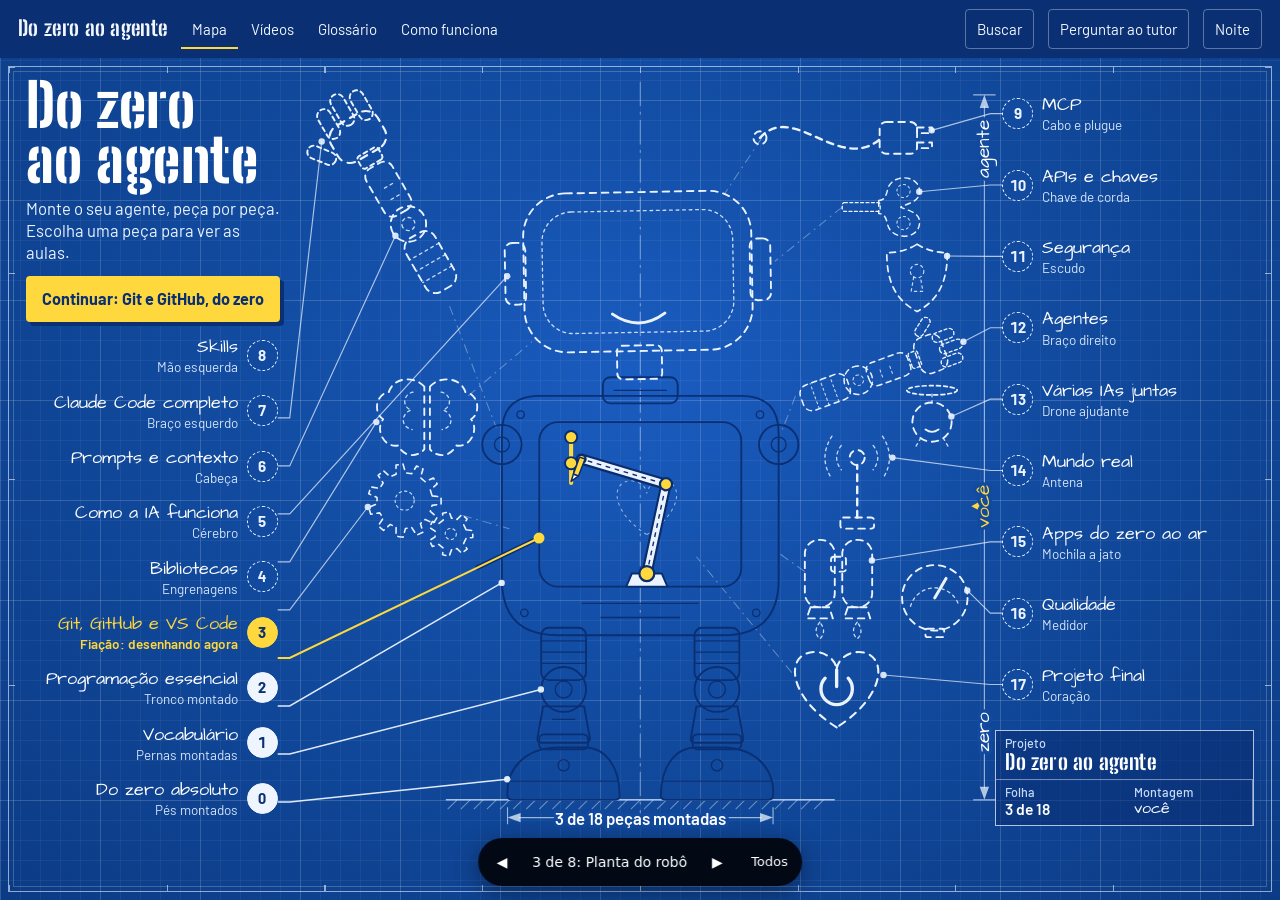
<file: temas/3-robo-planta.html>
<!doctype html>
<html lang="pt-BR">
<head>
<meta charset="utf-8">
<meta name="viewport" content="width=device-width, initial-scale=1, viewport-fit=cover">
<title>Do zero ao agente: a planta do seu robô</title>
<meta name="theme-color" content="#0a2f73">
<link rel="icon" href="data:image/svg+xml,%3Csvg xmlns='http://www.w3.org/2000/svg' viewBox='0 0 32 32'%3E%3Crect width='32' height='32' rx='6' fill='%23114a9e'/%3E%3Ccircle cx='11' cy='15' r='6' fill='%23fff'/%3E%3Ccircle cx='21' cy='15' r='6' fill='%23fff'/%3E%3Ccircle cx='12' cy='16' r='2.6' fill='%230a2f73'/%3E%3Ccircle cx='22' cy='16' r='2.6' fill='%230a2f73'/%3E%3C/svg%3E">
<link rel="preconnect" href="https://fonts.googleapis.com">
<link rel="preconnect" href="https://fonts.gstatic.com" crossorigin>
<link href="https://fonts.googleapis.com/css2?family=Architects+Daughter&family=Barlow:wght@400;500;600;700&family=Big+Shoulders+Stencil:wght@700;800&display=swap" rel="stylesheet">
<style>
:root{
  --folha:#114a9e; --folha-borda:#0c3b85; --folha-luz:#1a5cc0; --tinta:#0a2f73; --giz:#eaf3ff; --lapis:#ffd83d;
  --letra:'Architects Daughter','Segoe Print',cursive;
  --k-topo-fundo:#0a2f73; --k-topo-texto:#f2f7ff; --k-acento:#ffd83d; --k-acento-texto:#0a2f73;
  --k-painel-fundo:#f5f9ff; --k-painel-texto:#0a2558; --k-linha:#b9cdee;
  --k-titulo:'Big Shoulders Stencil','Arial Narrow',sans-serif; --k-texto:'Barlow','Segoe UI',sans-serif; --k-raio:4px;
  --k-leitura-fundo:#f7faff; --k-leitura-texto:#13233f; --k-leitura-caixa:#e5eefb;
  --k-leitura-fundo-noite:#0c1f44; --k-leitura-texto-noite:#e9f1ff; --k-leitura-caixa-noite:#16305f;
}
html[data-leitura="noite"]{ --folha:#0b2f6b; --folha-borda:#071f4c; --folha-luz:#103c85; }
*{box-sizing:border-box}
html{-webkit-text-size-adjust:100%}
body{margin:0;color:var(--giz);font-family:var(--k-texto);background-color:var(--folha);
  background-image:
    linear-gradient(rgba(234,243,255,.055) 1px,transparent 1px),linear-gradient(90deg,rgba(234,243,255,.055) 1px,transparent 1px),
    linear-gradient(rgba(234,243,255,.13) 1px,transparent 1px),linear-gradient(90deg,rgba(234,243,255,.13) 1px,transparent 1px),
    radial-gradient(ellipse at 50% 42%,var(--folha-luz),var(--folha) 48%,var(--folha-borda));
  background-size:20px 20px,20px 20px,100px 100px,100px 100px,100% 100%;
}
.k-painel :focus-visible{outline-color:#1557c8}
.k-aula{--k-acento:#b98400}
html[data-leitura="noite"] .k-aula{--k-acento:#ffd83d}
.k-aula .k-aula-barra,.k-video{--k-acento:#ffd83d}
.k-caixa h3,.k-aula-barra strong{font-family:var(--k-texto);font-weight:700}
.k-aula h2{letter-spacing:.012em}
.k-painel h2{font-size:32px}
.k-marca{letter-spacing:.015em;font-size:21px}

/* Moldura técnica da folha */
.moldura{position:fixed;inset:calc(var(--k-topo-h) + 8px) 8px 8px;border:1.5px solid rgba(234,243,255,.6);outline:1px solid rgba(234,243,255,.22);outline-offset:-6px;pointer-events:none;
  background:
    repeating-linear-gradient(90deg,rgba(234,243,255,.6) 0 1px,transparent 1px 12.5%) top/100% 6px no-repeat,
    repeating-linear-gradient(90deg,rgba(234,243,255,.6) 0 1px,transparent 1px 12.5%) bottom/100% 6px no-repeat,
    repeating-linear-gradient(rgba(234,243,255,.6) 0 1px,transparent 1px 25%) left/6px 100% no-repeat,
    repeating-linear-gradient(rgba(234,243,255,.6) 0 1px,transparent 1px 25%) right/6px 100% no-repeat}

/* Folha: título, chamadas à esquerda, robô, chamadas à direita, carimbo */
.folha{position:relative;margin-top:var(--k-topo-h);height:calc(100dvh - var(--k-topo-h));min-height:620px;padding:20px 26px 74px;display:grid;
  grid-template-columns:minmax(232px,1fr) minmax(0,calc((100dvh - var(--k-topo-h) - 94px)*.95)) minmax(232px,1fr);
  grid-template-rows:auto minmax(0,1fr);grid-template-areas:"cab palco dir" "esq palco dir";transition:transform .32s cubic-bezier(.3,.8,.25,1)}
.folha.aberta{transform:translateX(calc(var(--desvio,0px)*-1))}
.cab{grid-area:cab;position:relative;z-index:3}
.cab h1{margin:0;font-family:var(--k-titulo);font-weight:800;font-size:clamp(48px,min(4.7vw,8vh),86px);line-height:.92;letter-spacing:.008em;color:#fff}
.cab h1 span{display:block}
.cab p{margin:9px 0 12px;font-size:clamp(16.5px,1.85vh,26px);line-height:1.32;max-width:31ch}
.continuar{display:inline-flex;align-items:center;min-height:46px;padding:9px 16px;font:700 clamp(16px,1.8vh,25px)/1.2 var(--k-texto);color:var(--tinta);background:var(--lapis);border:0;border-radius:var(--k-raio);box-shadow:4px 4px 0 var(--tinta);cursor:pointer;text-align:left;transition:transform .12s,box-shadow .12s}
.continuar:hover{transform:translate(-1px,-1px);box-shadow:6px 6px 0 var(--tinta)}
.continuar:active{transform:translate(3px,3px);box-shadow:1px 1px 0 var(--tinta)}
.continuar:focus-visible{outline-color:#fff}
.palco{grid-area:palco;position:relative;min-width:0;min-height:0}
#robo{display:block;width:100%;height:100%;overflow:visible}
.dir{grid-area:dir;display:flex;flex-direction:column;min-height:0;gap:8px}
.col{list-style:none;margin:0;padding:0;display:flex;flex-direction:column;justify-content:space-around;min-height:0;position:relative;z-index:3}
.col-e{grid-area:esq;flex-direction:column-reverse;margin-top:6px}
.col-d{flex:1}
.ch{display:grid;grid-template-columns:auto minmax(0,1fr);align-items:center;gap:9px;width:100%;min-height:44px;padding:2px 7px;background:none;border:0;border-radius:var(--k-raio);color:var(--giz);cursor:pointer;text-align:left;font:inherit;transition:background-color .15s}
.col-e .ch{grid-template-columns:minmax(0,1fr) auto;text-align:right}
.col-e .bal{order:2}
.ch:hover,.ch.quente{background:rgba(234,243,255,.14)}
.ch:focus-visible{outline-offset:0}
.bal{display:grid;place-items:center;width:clamp(31px,3.45vh,48px);height:clamp(31px,3.45vh,48px);border-radius:50%;font:700 clamp(15px,1.67vh,23px)/1 var(--k-texto);font-variant-numeric:tabular-nums;border:1.5px dashed var(--giz);background:var(--folha)}
.txt{display:block;min-width:0}
.nome{display:block;font-family:var(--letra);font-size:clamp(18px,2.05vh,30px);line-height:1.14;color:#fff}
.nota{display:block;font-size:clamp(13.5px,1.5vh,21px);line-height:1.15;margin-top:2px;color:#d3e3fb}
.feito .bal{background:#eef5ff;color:var(--tinta);border:1.5px solid #eef5ff}
.atual .bal{background:var(--lapis);color:var(--tinta);border:1.5px solid var(--lapis)}
.atual .nome{color:var(--lapis)}
.atual .nota{color:var(--lapis);font-weight:600}
.mini{display:none}
.mini,.mini *{pointer-events:none!important}
.lista-tit{display:none}

/* Carimbo de engenharia */
.carimbo{flex:none;align-self:stretch;display:grid;grid-template-columns:1fr 1fr;border:1.5px solid rgba(234,243,255,.75);background:rgba(10,47,115,.55);margin-top:2px;font-size:clamp(12.5px,1.4vh,18px);line-height:1.15}
.carimbo div{padding:5px 9px 6px;border-top:1px solid rgba(234,243,255,.45);min-width:0}
.carimbo div:nth-child(2n+1):not(:first-child){border-right:1px solid rgba(234,243,255,.45)}
.carimbo div:first-child{grid-column:1/-1;border-top:0}
.carimbo b{display:block;font-weight:500;color:#c6daf8}
.carimbo span{display:block;font-family:var(--letra);font-size:1.28em;color:#fff;margin-top:1px}
.carimbo .num{font-family:var(--k-texto);font-weight:600;font-size:1.24em}
.carimbo .proj{font-family:var(--k-titulo);font-weight:700;font-size:1.68em;letter-spacing:.01em;line-height:1}

/* Linhas de chamada, por cima do desenho */
.linhas{position:absolute;inset:0;width:100%;height:100%;z-index:2;pointer-events:none;overflow:visible}
.linhas path{fill:none;stroke:var(--giz);stroke-width:1.15;opacity:.72;transition:stroke .15s,opacity .15s}
.linhas circle{fill:var(--giz);opacity:.9}
.linhas .feito{opacity:.95;stroke-width:1.4}
.linhas .atual{stroke:var(--lapis);opacity:1;stroke-width:2}
.linhas .capa{stroke:var(--tinta);stroke-width:5;opacity:1}
.linhas circle.atual{fill:var(--lapis)}
.linhas .quente{stroke:var(--lapis);opacity:1;stroke-width:2.2}
.linhas circle.quente{fill:var(--lapis)}

/* Desenho do robô */
.tecnico{fill:none;stroke:var(--giz);stroke-width:1.2;opacity:.42}
.eixo{stroke-dasharray:26 6 3 6}
.monta{fill:none;stroke:var(--giz);stroke-width:1.1;stroke-dasharray:10 5 2 5;opacity:.36}
.cota{fill:none;stroke:var(--giz);stroke-width:1.2;opacity:.65}
.cota-seta{fill:var(--giz);opacity:.75}
.cota-txt{font-family:var(--letra);font-size:20px;fill:#fff}
.cota-voce{fill:var(--lapis)}
.cota-num{font-family:var(--k-texto);font-weight:600;font-size:18px}
.piso{fill:none;stroke:var(--giz);stroke-width:1.6;opacity:.7}
.peca{cursor:pointer;outline:none}
.peca *{pointer-events:none}
.peca .hit,.peca .c{pointer-events:all}
.hit{fill:transparent;stroke:none}
.c{fill:rgba(234,243,255,.05);stroke:var(--giz);stroke-width:2;stroke-dasharray:7 6;stroke-linejoin:round;stroke-linecap:round;transition:fill .15s}
.f{fill:none;stroke:var(--giz);stroke-width:2.6;stroke-dasharray:7 6;stroke-linecap:round}
.d{fill:none;stroke:var(--giz);stroke-width:1.4;stroke-dasharray:3 4;stroke-linecap:round;opacity:.85}
.miudo{stroke-dasharray:4 3.4;stroke-width:1.8}
.s{fill:var(--giz);stroke:none}
.boca{fill:none;stroke:var(--giz);stroke-width:3.2;stroke-linecap:round}
.boca.fina{stroke-width:2}
.feito .boca{stroke:var(--tinta)}
.quente .boca{stroke:var(--lapis)}
.feito .c,.quente .miudo{stroke-dasharray:none}
.feito .c{fill:#eef5ff;stroke:var(--tinta)}
.feito .f{stroke:#eef5ff;stroke-dasharray:none}
.feito .d{stroke:var(--tinta);stroke-dasharray:none;opacity:1}
.feito .s{fill:var(--tinta)}
.cav{fill:#0b2c6c;stroke:var(--tinta);stroke-width:2}
.futuro .cav{fill:none;stroke:var(--giz);stroke-dasharray:3 4}
.encaixe{fill:none;stroke:var(--giz);stroke-width:1.4;stroke-dasharray:4 5;opacity:.6}
.guia{fill:none;stroke:var(--lapis);stroke-width:1.6;stroke-dasharray:3 6;opacity:.5}
.fio{fill:none;stroke:var(--lapis);stroke-width:4.4;stroke-linecap:round;stroke-linejoin:round}
.no{fill:var(--lapis);stroke:#0b2c6c;stroke-width:2}
.branco{fill:#fff;stroke:var(--tinta);stroke-width:2}
.pupila-o{fill:var(--tinta)}
.brilho{fill:#fff}
html[data-leitura="noite"] .branco{fill:var(--lapis)}
.braco-c{fill:none;stroke:#0b2c6c;stroke-width:12;stroke-linecap:round;stroke-linejoin:round}
.braco-l{fill:none;stroke:#eaf3ff;stroke-width:7.5;stroke-linecap:round;stroke-linejoin:round}
.braco-n{fill:none;stroke:#0a2f73;stroke-width:1.5;stroke-dasharray:5 5}
.braco-j{fill:var(--lapis);stroke:#0b2c6c;stroke-width:2.4}
.braco-b{fill:#eaf3ff;stroke:#0b2c6c;stroke-width:2}
.caneta{fill:var(--lapis);stroke:#0b2c6c;stroke-width:1.6;stroke-linejoin:round}
.caneta-p{fill:#fff;stroke:#0b2c6c;stroke-width:1.6;stroke-linejoin:round}
.bal-m{display:none;cursor:pointer;transition:opacity .3s}
.riscando .bal-m{opacity:0}
.bal-m circle{fill:var(--folha);stroke:var(--giz);stroke-width:2;stroke-dasharray:3 3}
.bal-m text{font:700 21px var(--k-texto);fill:#fff;text-anchor:middle;dominant-baseline:central}
.bal-m.feito circle{fill:#eef5ff;stroke:var(--tinta);stroke-dasharray:none}
.bal-m.feito text{fill:var(--tinta)}
.bal-m.atual circle{fill:var(--lapis);stroke:var(--tinta);stroke-dasharray:none}
.bal-m.atual text{fill:var(--tinta)}

/* Destaque da peça */
.hov{transition:transform .2s cubic-bezier(.3,1.5,.5,1);transform-box:fill-box;transform-origin:center}
.quente .hov{transform:scale(1.08)}
.peca[data-n="2"].quente .hov,.peca[data-n="3"].quente .hov,.peca[data-n="6"].quente .hov{transform:scale(1.03)}
.quente .c{fill:rgba(255,216,61,.2);stroke:var(--lapis);stroke-dasharray:none}
.quente .f{stroke:var(--lapis);stroke-dasharray:none}
.quente .d{stroke:var(--lapis);stroke-dasharray:none;opacity:1}
.feito.quente .c{fill:#fff6c9;stroke:var(--tinta)}
.feito.quente .d{stroke:var(--tinta)}
.quente .s{fill:var(--lapis)}
.feito.quente .s{fill:var(--tinta)}
.gira,.gira2,.ponteiro,.vira{transform-box:fill-box;transform-origin:center}
.ponteiro{transform-origin:50% 100%}
.quente .gira{animation:gira 5s linear infinite}
.quente .gira2{animation:gira 3.2s linear infinite reverse}
.quente .ponteiro{animation:ponteiro 1.1s ease-in-out infinite alternate}
.quente .vira{animation:vira 1.1s ease-in-out infinite alternate}
@keyframes gira{to{transform:rotate(360deg)}}
@keyframes ponteiro{from{transform:rotate(-55deg)}to{transform:rotate(50deg)}}
@keyframes vira{from{transform:scaleY(1)}to{transform:scaleY(.25)}}

/* Movimento contínuo: peças flutuando, coração e piscada */
@keyframes flut{from{transform:translateY(-3.5px)}to{transform:translateY(3.5px)}}
@keyframes bate{0%,70%,100%{transform:scale(1)}80%{transform:scale(1.09)}90%{transform:scale(.99)}}
@keyframes pisca{0%,44%,47%,84%,87%,90%,100%{transform:scaleY(1)}45.5%,85.5%,88.5%{transform:scaleY(.06)}}
.solta .futuro .bob{animation:flut 3.4s ease-in-out infinite alternate;animation-delay:var(--atraso,0s)}
.solta .futuro[data-n="17"] .bob{animation:bate 2.6s ease-in-out infinite;transform-box:fill-box;transform-origin:center}
.solta .olho{animation:pisca 7.5s infinite;transform-box:fill-box;transform-origin:center}
body.lendo *{animation-play-state:paused!important}

/* Detalhe ampliado, por cima do véu */
.lupa{position:fixed;inset:0;width:100%;height:100%;z-index:58;pointer-events:none;overflow:hidden;display:none}
.lupa.on{display:block}
.lupa *{pointer-events:none!important}
.lupa .fx{transition:opacity .25s}
.lupa .anel{transition:transform .42s cubic-bezier(.2,.9,.25,1.12),opacity .2s;transform-box:fill-box;transform-origin:center}
.lupa .anel-f{fill:#0d3f92;stroke:var(--lapis);stroke-width:3}
.lupa .anel-i{fill:none;stroke:var(--giz);stroke-width:1;stroke-dasharray:2 7;opacity:.8}
.lupa .cl{transition:transform .46s cubic-bezier(.2,.9,.25,1.08)}
.lupa .cl *,.lupa .ov *{vector-effect:non-scaling-stroke}
.lupa .cl .c{stroke-width:2.6}
.lupa .cl .d{stroke-width:1.6}
.lupa .cl .f,.lupa .cl .fio{stroke-width:3.6}
.lupa .cl .miudo{stroke-width:2;stroke-dasharray:4 3.4}
.lupa.cel .cl .c{stroke-width:1.7;stroke-dasharray:4 3}
.lupa.cel .cl .miudo{stroke-width:1.3;stroke-dasharray:2.5 2.2}
.lupa.cel .cl .d{stroke-width:1;stroke-dasharray:2 2.5}
.lupa.cel .cl .f,.lupa.cel .cl .fio{stroke-width:2.4}
.lupa.cel .feito .c{stroke-dasharray:none}
.lupa .ov .c,.lupa .ov .f,.lupa .ov .fio,.lupa .ov .cav{stroke-width:1;stroke-dasharray:none}
.lupa .ov .d,.lupa .ov .guia,.lupa .ov .encaixe,.lupa .ov .braco-g{display:none}
.lupa .ov .peca{opacity:.5}
.lupa .ov .peca.alvo{opacity:1}
.lupa .ov .peca.alvo .c{fill:var(--lapis);stroke:var(--tinta)}
.lupa .ov .peca.alvo .f,.lupa .ov .peca.alvo .fio{stroke:var(--lapis);stroke-width:3}
.lupa .tira{fill:#0d3f92}
.lupa .tira-l{stroke:var(--giz);stroke-width:1;opacity:.6}
.lupa .liga{fill:none;stroke:var(--lapis);stroke-width:1.8}
.lupa .liga-o{fill:none;stroke:var(--lapis);stroke-width:2}
.lupa text{font-family:var(--letra);fill:#fff;text-anchor:middle;paint-order:stroke;stroke:#08255c;stroke-width:5px;stroke-linejoin:round}
.lupa .tit-d{font:500 14.5px var(--k-texto);fill:#d3e3fb}
.lupa .tit-p{font-size:25px}
.parado *{transition:none!important;animation:none!important}
.riscando .c,.riscando .cav{fill-opacity:0}
.riscando .s,.riscando .olho,.riscando .no,.riscando .guia{opacity:0}
.riscando.leve .d,.riscando.leve .encaixe{opacity:0}
#robo .c,#robo .cav{transition:fill-opacity .38s,fill .15s}
#robo .s,#robo .olho,#robo .guia,#robo .d{transition:opacity .3s}
.longe *{animation-play-state:paused!important}
.cota-txt{text-anchor:middle;dominant-baseline:central;paint-order:stroke;stroke:var(--folha);stroke-width:7px;stroke-linejoin:round}
@media (prefers-reduced-motion:reduce){.folha,.continuar,.hov,.ch{transition:none}.lupa *{transition:none!important}.quente .gira,.quente .gira2,.quente .ponteiro,.quente .vira{animation:none}}

@media (min-width:981px) and (max-height:800px){
  .folha{padding-top:13px}
  .cab h1{font-size:54px}
  .cab p{font-size:15.5px;margin:6px 0 9px}
}
@media (min-width:981px) and (max-width:1180px){
  .folha{padding-left:20px;padding-right:20px;grid-template-columns:minmax(252px,1fr) minmax(0,calc((100dvh - var(--k-topo-h) - 94px)*.95)) minmax(236px,1fr)}
  .cab h1{font-size:46px}
  .cab p{font-size:15px;margin:5px 0 8px;max-width:none}
  .continuar{padding:7px 12px;font-size:15px;min-height:44px;white-space:nowrap}
  .nome{font-size:16.5px}
  .ch{padding:2px 4px;gap:7px}
}
@media (min-width:981px) and (max-height:730px){
  .folha{padding-top:12px;padding-bottom:70px}
  .cab h1{font-size:43px}
  .cab p{font-size:14.5px;margin:4px 0 7px;line-height:1.25}
  .continuar{min-height:44px;padding:5px 14px;font-size:15px}
  .nome{font-size:16.5px}
  .nota{font-size:12.5px}
  .col-e{margin-top:2px}
}

/* Celular e tablet: título, robô no alto e lista de peças */
@media (max-width:980px),(max-aspect-ratio:11/10){
  .moldura{display:none}
  .folha{display:block;height:auto;min-height:0;padding:16px 14px calc(92px + env(safe-area-inset-bottom))}
  .folha.aberta{transform:none}
  .cab h1{font-size:clamp(34px,12.4vw,64px);line-height:.95}
  .cab h1 span{display:inline}
  .cab p{max-width:none;margin:7px 0 11px}
  .continuar{width:100%;justify-content:center;text-align:center;min-height:50px}
  .palco{margin:16px auto 6px;width:100%;max-width:min(660px,68vh);min-width:min(100%,300px);aspect-ratio:760/800}
  .linhas,.cota-g{display:none}
  .bal-m{display:block}
  .lista-tit{display:block;margin:12px 0 2px;font:700 25px/1.1 var(--k-titulo);letter-spacing:.01em;color:#fff}
  .col,.col-e{display:block;margin:0}
  .dir{display:block}
  .carimbo{margin:18px 0 0}
  .col li{border-bottom:1px dashed rgba(234,243,255,.42)}
  .ch,.col-e .ch{grid-template-columns:62px auto minmax(0,1fr);text-align:left;gap:10px;min-height:72px;padding:6px 6px;border-radius:0}
  .col-e .bal{order:0}
  .mini{display:block;width:62px;height:58px;overflow:visible;background:rgba(10,47,115,.42);border:1px solid rgba(234,243,255,.28);border-radius:3px;padding:5px}
  .mini *{vector-effect:non-scaling-stroke}
  .mini .c,.mini .cav{stroke-width:1.5}
  .mini .f,.mini .fio{stroke-width:2.2}
  .mini .d{stroke-width:1;stroke-dasharray:2 2}
  .mini .c,.mini .f{stroke-dasharray:3 3}
  .mini .miudo{stroke-dasharray:2 1.6;stroke-width:1.1}
  .mini .feito .c,.mini .feito .f{stroke-dasharray:none}
  .mini .guia,.mini .encaixe{display:none}
  .nome{font-size:19px}
  .nota{font-size:14px}
  .cab p{font-size:16.5px}
  .continuar{font-size:16px}
  .bal{width:31px;height:31px;font-size:15px}
  .carimbo{font-size:12.5px}
  .ch.atual,.ch.atual:hover,.ch.atual.quente{background:var(--lapis);color:var(--tinta)}
  .ch.atual .nome,.ch.atual .nota{color:var(--tinta)}
  .ch.atual .bal{background:var(--tinta);color:var(--lapis);border-color:var(--tinta)}
  .ch.atual .mini{background:#0b2c6c;border-color:#0b2c6c}
  .ch.atual:focus-visible{outline-color:#fff;outline-offset:2px}
}
@media (min-width:700px) and (max-width:980px),(min-width:700px) and (max-aspect-ratio:11/10){
  .col li{break-inside:avoid}
  .col{columns:2;column-gap:18px}
  .col,.col-e{display:block}
}
</style>
</head>
<body>
<div class="moldura" aria-hidden="true"></div>
<main class="folha" id="folha">
  <div class="cab">
    <h1><span>Do zero </span><span>ao agente</span></h1>
    <p>Monte o seu agente, peça por peça. Escolha uma peça para ver as aulas.</p>
    <button class="continuar" id="continuar" type="button">Continuar: Git e GitHub, do zero</button>
  </div>
  <div class="palco" id="palco">
    <svg id="robo" viewBox="0 0 760 800" role="img" aria-label="Robô em vista explodida: pés, pernas e tronco já montados, a fiação sendo desenhada e as outras peças tracejadas, esperando a vez."></svg>
  </div>
  <h2 class="lista-tit" id="lista-tit">Lista de peças</h2>
  <ol class="col col-e" id="col-e" aria-labelledby="lista-tit"></ol>
  <div class="dir">
    <ol class="col col-d" id="col-d" start="10" aria-labelledby="lista-tit"></ol>
    <aside class="carimbo" aria-label="Carimbo da planta">
      <div><b>Projeto</b><span class="proj">Do zero ao agente</span></div>
      <div><b>Folha</b><span class="num">3 de 18</span></div>
      <div><b>Montagem</b><span>você</span></div>
    </aside>
  </div>
  <svg class="linhas" id="linhas" aria-hidden="true"></svg>
</main>
<svg class="lupa" id="lupa" aria-hidden="true"></svg>
<script src="dados.js"></script>
<script src="kit.js"></script>
<script>
Kit.iniciar({ id: '3-robo-planta' });
/* As 18 peças. pos: onde a peça flutua enquanto é futura. fim: onde ela encaixa. a: ponto de chegada da linha de chamada. */
const M = s => s + `<g transform="matrix(-1 0 0 1 760 0)">${s}</g>`;
const roda = (cx, cy, R, r, z) => {
  const t = 2 * Math.PI / z, p = (a, q) => `${(cx + q * Math.cos(a)).toFixed(1)} ${(cy + q * Math.sin(a)).toFixed(1)}`;
  let d = '';
  for (let i = 0; i < z; i++) { const a = i * t; d += (i ? 'L' : 'M') + p(a - t * .3, r) + 'L' + p(a - t * .17, R) + 'L' + p(a + t * .17, R) + 'L' + p(a + t * .3, r); }
  return d + 'Z';
};
const CORACAO = 'M0 38C-50 6-48-34-21-34-8-34 0-24 0-17 0-24 8-34 21-34 48-34 50 6 0 38Z';
const FIOS = ['M306 384V530', 'M306 412C306 398 322 392 342 392H440Q468 392 468 420V496Q468 524 440 524H342C322 524 306 520 306 510', 'M306 436C306 450 336 444 336 460V464C336 480 306 474 306 488', 'M387 392V418', 'M387 524V498', 'M468 458H434'];
const NOS = [[306, 384], [306, 412], [306, 436], [336, 462], [306, 488], [306, 510], [306, 530], [387, 392], [468, 458], [387, 524]];
const BRACO = '<rect class="c" x="-18" y="-4" width="36" height="66" rx="12"/><path class="d" d="M-18 14h36M-18 28h36M-18 42h36"/><rect class="c" x="-16" y="90" width="32" height="58" rx="10"/><path class="d" d="M-7 108h14M-7 122h14"/><circle class="c" cy="76" r="19"/><circle class="d" cy="76" r="7"/>';
const MAO = '<rect class="c miudo" x="-24" y="30" width="13" height="30" rx="6.5"/><rect class="c miudo" x="-6.5" y="34" width="13" height="32" rx="6.5"/><rect class="c miudo" x="11" y="30" width="13" height="30" rx="6.5"/><rect class="c miudo" x="-6" y="0" width="12" height="28" rx="6" transform="translate(29 12) rotate(-38)"/><rect class="c" x="-25" y="2" width="50" height="38" rx="13"/><rect class="c miudo" x="-11" y="-8" width="22" height="13" rx="3"/>';
const olho = x => `<g class="olho"><circle class="branco" cx="${x}" cy="200" r="32"/><g class="pupila"><circle class="pupila-o" cx="${x}" cy="200" r="15"/><circle class="brilho" cx="${x + 6}" cy="194" r="4.5"/></g></g>`;

const PECAS = [
  { nome: 'Pés', g: 'os', a: [238, 750], svg: M('<path class="c" d="M238 768C236 738 258 716 292 716h28c24 0 38 22 38 52q0 4-6 4H244q-6 0-6-4z"/><path class="d" d="M241 752h114"/><rect class="c" x="272" y="702" width="52" height="16" rx="5"/><circle class="d" cx="298" cy="735" r="6"/>') },
  { nome: 'Pernas', g: 'as', a: [274, 654], svg: M('<rect class="c" x="274" y="588" width="48" height="56" rx="8"/><path class="d" d="M274 602h48M274 614h48M274 626h48"/><path class="c" d="M276 672h44l6 34a4 4 0 0 1-4 5h-48a4 4 0 0 1-4-5z"/><path class="d" d="M286 686h24"/><circle class="c" cx="298" cy="654" r="24"/><circle class="d" cx="298" cy="654" r="9"/>') },
  { nome: 'Tronco', g: 'o', a: [232, 540], svg: '<rect class="c" x="340" y="320" width="80" height="28" rx="8"/><path class="d" d="M352 334h56"/>' + M('<circle class="c" cx="232" cy="392" r="21"/><circle class="d" cx="232" cy="392" r="8"/>') + '<path class="c" d="M272 340H488Q528 340 528 380V536Q528 596 468 596H292Q232 596 232 536V380Q232 340 272 340Z"/><rect class="cav" x="272" y="368" width="216" height="176" rx="20"/>' + `<path class="encaixe" transform="translate(387 458) scale(.8)" d="${CORACAO}"/>` + '<path class="d" d="M318 562h124M338 577h84"/>' + M('<circle class="d" cx="252" cy="360" r="4"/><circle class="d" cx="256" cy="572" r="4"/>') },
  { nome: 'Fiação', g: 'a', a: [272, 492], hit: [272, 368, 216, 176], svg: `<path class="guia" d="${FIOS.join('')}"/>` + FIOS.map(d => `<path class="fio" d="${d}"/>`).join('') + NOS.map(([x, y]) => `<circle class="no" cx="${x}" cy="${y}" r="6.5"/>`).join('') },
  { nome: 'Engrenagens', g: 'as', pos: 'translate(128 452) scale(.85)', fim: 'translate(262 566) scale(.3)', a: [-46, 8], svg: `<g class="gira"><path class="c" d="${roda(0, 0, 46, 35, 11)}"/><circle class="d" r="12"/></g><g class="gira2"><path class="c" d="${roda(58, 42, 28, 20, 7)}"/><circle class="d" cx="58" cy="42" r="7"/></g>` },
  { nome: 'Cérebro', g: 'o', pos: 'translate(152 366)', fim: 'translate(380 152) scale(.75)', a: [-54, 2], svg: (l => l + `<g transform="scale(-1 1)">${l}</g>`)('<path class="c" d="M-3-36C-14-48-36-46-41-30-55-28-58-8-47-1-56 10-46 30-31 27-25 40-10 40-3 31Z"/><path class="d" d="M-15-30C-26-28-27-14-17-11-28-7-29 7-16 10"/>') },
  { nome: 'Cabeça', g: 'a', fim: 'translate(0 30)', a: [238, 212], svg: '<g class="giro">' + M('<rect class="c" x="238" y="172" width="22" height="66" rx="8"/>') + '<rect class="c" x="356" y="284" width="48" height="36" rx="6"/><rect class="c" x="258" y="120" width="244" height="170" rx="46"/><rect class="d" x="278" y="140" width="204" height="130" rx="32"/>' + olho(332) + olho(428) + '<path class="boca" d="M352 250Q380 270 408 250"/></g>' },
  { nome: 'Braço esquerdo', g: 'o', pos: 'translate(170 222) rotate(150)', fim: 'translate(212 392) rotate(12)', a: [18, 72], svg: BRACO },
  { nome: 'Mão esquerda', g: 'a', pos: 'translate(90 84) rotate(150) scale(1.15)', fim: 'translate(180 540) rotate(12)', a: [31, 34], svg: MAO },
  { nome: 'Cabo e plugue', g: 'os', pos: 'translate(508 64)', fim: 'translate(500 190) scale(.6)', a: [184, -8], svg: '<path class="f" d="M0 0C36-40 86 40 130 0"/><circle class="c" r="7"/><rect class="c" x="168" y="-11" width="16" height="6"/><rect class="c" x="168" y="5" width="16" height="6"/><rect class="c" x="128" y="-17" width="40" height="34" rx="7"/>' },
  { nome: 'Chave de corda', g: 'a', pos: 'translate(596 138) scale(.78)', fim: 'translate(522 235) scale(.78)', a: [106, -21], svg: '<g class="vira"><rect class="c miudo" y="-6" width="52" height="12" rx="3"/><path class="c" d="M50-9C58-9 60-15 62-23 66-46 106-46 106-21 106-7 90-5 80 0 90 5 106 7 106 21 106 46 66 46 62 23 60 15 58 9 50 9Z"/><circle class="d" cx="84" cy="-22" r="9"/><circle class="d" cx="84" cy="22" r="9"/></g>' },
  { nome: 'Escudo', g: 'o', pos: 'translate(676 212) scale(.9)', fim: 'translate(560 500) scale(.7)', a: [36, -24], svg: '<path class="c" d="M0-38C13-30 25-28 36-28 36 6 26 28 0 42-26 28-36 6-36-28-25-28-13-30 0-38Z"/><circle class="d" cy="-6" r="8"/><path class="d" d="M-4 1-7 18H7L4 1"/>' },
  { nome: 'Braço direito', g: 'o', pos: 'translate(556 344) rotate(-110) scale(.8)', fim: 'translate(548 392) rotate(-12)', a: [0, 226], svg: BRACO + `<g transform="translate(0 158)">${MAO}</g>` },
  { nome: 'Drone ajudante', g: 'o', pos: 'translate(692 368)', fim: 'translate(610 300) scale(.8)', a: [21, -6], svg: '<path class="d" d="M0-20V-31"/><ellipse class="c miudo" cy="-34" rx="27" ry="5"/><circle class="c" r="21"/><circle class="s" cx="-8" cy="-3" r="3.6"/><circle class="s" cx="8" cy="-3" r="3.6"/><path class="boca fina" d="M-7 8Q0 13 7 8"/><path class="d" d="M-12 17-19 29M12 17 19 29"/>' },
  { nome: 'Antena', g: 'a', pos: 'translate(612 478)', fim: 'translate(380 124)', a: [38, -72], svg: '<rect class="c" x="-18" y="-8" width="36" height="12" rx="3"/><path class="f" d="M0-8V-64"/><circle class="c" cy="-72" r="8"/><path class="d" d="M-17-85Q-27-72-17-59M17-85Q27-72 17-59M-27-95Q-42-72-27-49M27-95Q42-72 27-49"/>' },
  { nome: 'Mochila a jato', g: 'a', pos: 'translate(592 534)', fim: 'translate(560 470) scale(.8)', a: [36, -18], svg: '<rect class="c" x="-36" y="-40" width="32" height="72" rx="15"/><rect class="c" x="4" y="-40" width="32" height="72" rx="15"/><rect class="c" x="-8" y="-22" width="16" height="16" rx="3"/><path class="c" d="M-30 32h20l4 12h-28zM10 32h20l4 12H6z"/><path class="d" d="M-20 48q-8 10 0 18 8-8 0-18ZM20 48q-8 10 0 18 8-8 0-18Z"/>' },
  { nome: 'Medidor', g: 'o', pos: 'translate(695 556)', fim: 'translate(300 572) scale(.35)', a: [35, -8], svg: '<rect class="c" x="-10" y="33" width="20" height="9" rx="2"/><circle class="c" r="35"/><path class="d" d="M-26 9A27 27 0 0 1 26 9"/><g transform="rotate(30)"><g class="ponteiro"><path class="boca" d="M0 0V-24"/></g></g><circle class="s" r="4.5"/>' },
  { nome: 'Coração', g: 'o', pos: 'translate(590 652) scale(1.12)', fim: 'translate(387 458) scale(.8)', a: [45, -12], svg: `<path class="c" d="${CORACAO}"/><path class="boca" d="M-11-9A15 15 0 1 0 11-9M0-17V-1"/>` }
];
/* Linhas de montagem: do lugar onde a peça flutua até onde ela entra. */
const MONTA = [[190, 468, 240, 482], [196, 340, 264, 282], [176, 244, 226, 374], [510, 64, 470, 124], [596, 138, 524, 196], [546, 340, 532, 376], [556, 528, 528, 508], [542, 636, 440, 512]];
(function () {
  const $ = (s, r = document) => r.querySelector(s), $$ = (s, r = document) => [...r.querySelectorAll(s)];
  const calmo = matchMedia('(prefers-reduced-motion: reduce)').matches;
  const toque = matchMedia('(hover: none)').matches;
  const eCel = () => innerWidth <= 980;
  const mqLista = matchMedia('(max-width:980px),(max-aspect-ratio:11/10)'), eLista = () => mqLista.matches;
  const robo = $('#robo'), linhas = $('#linhas'), folha = $('#folha'), lupa = $('#lupa');
  const NS = 'http://www.w3.org/2000/svg';
  const novo = (tag, at = {}) => { const e = document.createElementNS(NS, tag); for (const k in at) e.setAttribute(k, at[k]); return e; };
  const limita = (v, a, b) => Math.max(a, Math.min(b, v));

  /* 1. Monta o desenho */
  let hachura = '';
  for (let x = 184; x < 584; x += 14) hachura += `M${x} 772l-10 10`;
  robo.innerHTML = `<g id="tec">
      <path class="tecnico eixo" d="M380 4V792"/>
      <path class="piso" d="M172 772H588"/><path class="tecnico" d="${hachura}"/>
      ${MONTA.map(([a, b, c, d]) => `<path class="monta" d="M${a} ${b}L${c} ${d}"/>`).join('')}
      <g class="cota-g">
        <path class="cota" d="M736 772h24M736 18h24M748 30V760"/><path class="cota-seta" d="M748 18l-5 14h10zM748 772l-5-14h10z"/>
        <path class="cota-voce" d="M734 458l11-6v12z"/>
        <text class="cota-txt" transform="translate(748 76) rotate(-90)">agente</text>
        <text class="cota-txt cota-voce" transform="translate(748 458) rotate(-90)">você</text>
        <text class="cota-txt" transform="translate(748 700) rotate(-90)">zero</text>
        <path class="cota" d="M238 780v18M522 780v18M250 791H510"/><path class="cota-seta" d="M238 791l14-5v10zM522 791l-14-5v10z"/>
        <text class="cota-txt cota-num" x="380" y="791">3 de 18 peças montadas</text>
      </g>
    </g>
    <g id="pecas">${PECAS.map((p, n) => {
      const e = Kit.estado(n), t = e === 'futuro' ? p.pos : p.fim;
      return `<g class="peca ${e}" data-n="${n}"${t ? ` transform="${t}"` : ''} style="--atraso:${(-(n * .73) % 3.4).toFixed(2)}s"><g class="hov"><g class="bob">${p.svg}</g></g></g>`;
    }).join('')}</g>`;
  const pecaEl = $$('.peca', robo);
  const raiz = () => robo.getScreenCTM();

  /* Pontos de chegada das linhas, medidos antes de qualquer animação */
  const ancora = PECAS.map((p, n) => {
    const m = raiz().inverse().multiply(pecaEl[n].getScreenCTM());
    return new DOMPoint(p.a[0], p.a[1]).matrixTransform(m);
  });
  /* Área de clique folgada em cada peça, menos no tronco, que já é grande */
  const caixas = pecaEl.map(el => el.querySelector('.bob').getBBox());
  pecaEl.forEach((el, n) => {
    if (n === 2) return;
    const q = PECAS[n].hit, b = caixas[n], f = 7;
    const r = q ? novo('rect', { x: q[0], y: q[1], width: q[2], height: q[3] }) : novo('rect', { x: b.x - f, y: b.y - f, width: b.width + 2 * f, height: b.height + 2 * f });
    r.setAttribute('class', 'hit');
    el.querySelector('.hov').prepend(r);
  });
  /* Números sobre o robô, usados só no celular */
  const grupoBal = novo('g', { id: 'baloes' });
  ancora.forEach((a, n) => {
    const g = novo('g', { class: `bal-m ${Kit.estado(n)}`, 'data-n': n, transform: `translate(${a.x.toFixed(1)} ${a.y.toFixed(1)})` });
    g.innerHTML = `<circle r="17"/><text>${n}</text>`;
    grupoBal.append(g);
  });
  robo.append(grupoBal);

  /* 2. Chamadas numeradas (no celular, a lista de peças com desenho) */
  const item = n => {
    const m = window.CURSO[n], p = PECAS[n], e = Kit.estado(n);
    const nota = e === 'feito' ? `${p.nome} montad${p.g}` : e === 'atual' ? `${p.nome}: desenhando agora` : p.nome;
    const fala = e === 'feito' ? 'Concluído' : e === 'atual' ? 'Você está aqui' : 'Ainda por fazer';
    return `<li><button class="ch ${e}" type="button" data-n="${n}" aria-label="Módulo ${n}: ${m.t}. Peça: ${p.nome}. ${fala}."><svg class="mini" aria-hidden="true"></svg><span class="bal">${n}</span><span class="txt"><span class="nome">${m.t}</span><span class="nota">${nota}</span></span></button></li>`;
  };
  $('#col-e').innerHTML = window.CURSO.slice(0, 9).map(m => item(m.n)).join('');
  $('#col-d').innerHTML = window.CURSO.slice(9).map(m => item(m.n)).join('');
  $('#col-e').setAttribute('start', 0);
  $('#col-d').setAttribute('start', 9);
  const chEl = window.CURSO.map(m => $(`.ch[data-n="${m.n}"]`));

  /* Desenhos pequenos da lista: cópia de cada peça, recortada sob medida */
  const medida = novo('g', { visibility: 'hidden' });
  robo.append(medida);
  const VISTA_MINI = { 7: 55, 8: 180, 12: -125 };
  const internos = chEl.map((b, n) => {
    const interno = novo('g', { class: `peca ${Kit.estado(n)}` });
    const giro = novo('g', VISTA_MINI[n] ? { transform: `rotate(${VISTA_MINI[n]})` } : {});
    giro.innerHTML = pecaEl[n].querySelector('.bob').innerHTML;
    if (n < 2) giro.querySelector('g[transform^="matrix"]').remove();
    if (n === 12) { giro.firstElementChild.remove(); giro.firstElementChild.remove(); }
    interno.append(giro);
    medida.append(interno);
    return interno;
  });
  const caixasM = internos.map(i => i.getBBox());
  chEl.forEach((b, n) => {
    const c = caixasM[n], mini = b.querySelector('.mini');
    mini.setAttribute('viewBox', `${(c.x - 3).toFixed(1)} ${(c.y - 3).toFixed(1)} ${(c.width + 6).toFixed(1)} ${(c.height + 6).toFixed(1)}`);
    mini.append(internos[n]);
  });
  medida.remove();

  /* 3. Linhas de chamada */
  let linhaEl = [], pontoEl = [], emAbertura = false;
  function medir() {
    linhas.innerHTML = '';
    linhaEl = []; pontoEl = [];
    if (eLista()) return;
    const fr = folha.getBoundingClientRect(), r = raiz();
    chEl.forEach((b, n) => {
      const q = b.querySelector('.bal').getBoundingClientRect(), esq = n < 9, e = Kit.estado(n);
      const sx = (esq ? q.right : q.left) - fr.left, sy = q.top + q.height / 2 - fr.top;
      const t = ancora[n].matrixTransform(r), tx = t.x - fr.left, ty = t.y - fr.top, jx = sx + (esq ? 12 : -12);
      if (e === 'atual') {
        const c = Math.hypot(tx - jx, ty - sy), k = Math.min(70, c) / c;
        linhas.append(novo('path', { class: 'capa', d: `M${tx - (tx - jx) * k} ${ty - (ty - sy) * k}L${tx} ${ty}` }));
      }
      const l = novo('path', { class: e, d: `M${sx} ${sy}H${jx}L${tx} ${ty}` }), o = novo('circle', { class: e, cx: tx, cy: ty, r: e === 'atual' ? 4.5 : 3.2 });
      linhas.append(l, o);
      linhaEl[n] = l; pontoEl[n] = o;
    });
  }

  /* 4. Destaque cruzado: peça, linha e nome acendem juntos */
  let quente = null;
  function aquecer(n) {
    if (quente === n) return;
    const troca = (i, on) => [pecaEl[i], chEl[i], linhaEl[i], pontoEl[i]].forEach(e => e && e.classList.toggle('quente', on));
    if (quente !== null) troca(quente, false);
    quente = n;
    if (n !== null) troca(n, true);
  }
  const pecaPerto = (x, y) => {
    let melhor = null, md = 34;
    pecaEl.forEach((el, i) => {
      const q = el.querySelector('.bob').getBoundingClientRect();
      const d = Math.hypot(Math.max(q.left - x, 0, x - q.right), Math.max(q.top - y, 0, y - q.bottom));
      if (d < md) { md = d; melhor = i; }
    });
    return melhor;
  };
  const numero = e => { const a = e.target.closest && e.target.closest('[data-n]'); return a ? +a.dataset.n : null; };
  folha.addEventListener('mouseover', e => aquecer(numero(e)));
  folha.addEventListener('mouseleave', () => aquecer(null));
  folha.addEventListener('focusin', e => { const n = numero(e); if (n !== null && e.target.matches(':focus-visible')) aquecer(n); });
  folha.addEventListener('focusout', () => aquecer(null));
  folha.addEventListener('click', e => {
    let n = numero(e);
    if (n === null && toque && e.target.closest('#robo')) n = pecaPerto(e.clientX, e.clientY);
    if (n === null) return;
    const naLista = e.target.closest('.ch');
    if (!naLista && !eLista()) chEl[n].focus({ preventScroll: true });
    if (naLista && eLista() && !calmo) { aquecer(n); setTimeout(() => Kit.abrirModulo(n), 170); }
    else Kit.abrirModulo(n);
  });
  $('#continuar').addEventListener('click', () => Kit.continuar());

  /* 5. Caneta e braço mecânico riscando a peça atual */
  const fios = $$('.peca.atual .fio', robo), fio = fios[0];
  let tabela = null, comp = 0, pontosN = 0, trechos = [], nosF = [], caneta = null, cotov = null, punho = null, elo = null;
  const B = { x: 387, y: 530 }, ELO = 98, PUNHO = { x: 11, y: -24 };
  let cx = 400, cy = 470, ex = 330, ey = 470, lado = 1;
  if (fio) {
    trechos = fios.map(el => { const L = el.getTotalLength(), t = { el, ini: comp, L, ult: -1 }; comp += L; el.style.strokeDasharray = L + 'px ' + (L + 8) + 'px'; return t; });
    const N = pontosN = Math.ceil(comp / 3);
    tabela = new Float32Array((N + 1) * 2);
    for (let i = 0, k = 0; i <= N; i++) {
      const d = i / N * comp;
      while (k < trechos.length - 1 && d > trechos[k].ini + trechos[k].L) k++;
      const p = trechos[k].el.getPointAtLength(d - trechos[k].ini);
      tabela[2 * i] = p.x; tabela[2 * i + 1] = p.y;
    }
    const nos = $$('.no', fio.parentNode);
    nosF = NOS.map(([x, y], k) => {
      let m = 0;
      for (let i = 0; i <= N; i++) if (Math.hypot(tabela[2 * i] - x, tabela[2 * i + 1] - y) < 3.5) { m = i / N; break; }
      return { el: nos[k], em: m * comp };
    });
    const g = novo('g', { class: 'braco-g', 'pointer-events': 'none' });
    g.innerHTML = `<path class="braco-b" d="M${B.x - 22} 544l6-14h32l6 14z"/><path class="braco-c"/><path class="braco-l"/><path class="braco-n"/><circle class="braco-j" cx="${B.x}" cy="${B.y}" r="8"/><circle class="braco-j cot" r="6.5"/><circle class="braco-j pun" r="4.5"/><g class="caneta-g"><path class="caneta-p" d="M0 0 2.5-8 8-6Z"/><path class="caneta" d="M2.5-8 9-26 15-24 8-6Z"/></g>`;
    robo.insertBefore(g, grupoBal);
    elo = [g.querySelector('.braco-c'), g.querySelector('.braco-l'), g.querySelector('.braco-n')]; cotov = g.querySelector('.cot'); punho = g.querySelector('.pun'); caneta = g.querySelector('.caneta-g');
  }
  function posicionaBraco(px, py, tempo) {
    const wx = px + PUNHO.x, wy = py + PUNHO.y, dx = wx - B.x, dy = wy - B.y, d = Math.min(Math.hypot(dx, dy) || 1, 2 * ELO - .5);
    const ux = dx / d, uy = dy / d, h = Math.sqrt(ELO * ELO - d * d / 4), mx = B.x + ux * d / 2, my = B.y + uy * d / 2;
    const ponto = s => ({ x: mx - s * uy * h, y: my + s * ux * h });
    let a = ponto(lado);
    if (a.y > 536 || a.x < 280 || a.x > 482) { lado = -lado; a = ponto(lado); }
    ex += (a.x - ex) * .16; ey += (a.y - ey) * .16;
    const dArm = `M${B.x} ${B.y}L${ex.toFixed(1)} ${ey.toFixed(1)}L${wx.toFixed(1)} ${wy.toFixed(1)}`;
    elo.forEach(q => q.setAttribute('d', dArm));
    punho.setAttribute('cx', wx.toFixed(1)); punho.setAttribute('cy', wy.toFixed(1));
    cotov.setAttribute('cx', ex.toFixed(1)); cotov.setAttribute('cy', ey.toFixed(1));
    caneta.setAttribute('transform', `translate(${px.toFixed(1)} ${py.toFixed(1)}) rotate(${(Math.sin(tempo / 80) * 2.4).toFixed(1)})`);
  }

  /* 6. Olhos e cabeça: seguem o mouse; sem mouse, olham a caneta trabalhar */
  const pupilas = $$('.pupila', pecaEl[6]), giro = $('.giro', pecaEl[6]);
  const OLHOS = [[332, 200], [428, 200]], ol = [[0, 0], [0, 0]];
  let mouse = null, mouseT = -1e9, hr = 0, hx = 0, hy = 0;
  addEventListener('pointermove', e => {
    if (e.pointerType !== 'mouse') return;
    mouse = new DOMPoint(e.clientX, e.clientY).matrixTransform(raiz().inverse());
    mouseT = performance.now();
    if (calmo) olhar(mouse.x, mouse.y, 1, false);
  }, { passive: true });
  function olhar(tx, ty, k, cabeca) {
    OLHOS.forEach(([x, y], i) => {
      const vx = tx - x, vy = ty - y, m = Math.hypot(vx, vy) || 1, o = Math.min(13, m / 14);
      ol[i][0] += (vx / m * o - ol[i][0]) * k; ol[i][1] += (vy / m * o - ol[i][1]) * k;
      pupilas[i].setAttribute('transform', `translate(${ol[i][0].toFixed(2)} ${ol[i][1].toFixed(2)})`);
    });
    if (!cabeca) return;
    hr += (limita((tx - 380) / 70, -6, 6) - hr) * k;
    hx += (limita((tx - 380) / 90, -5, 5) - hx) * k;
    hy += (limita((ty - 200) / 110, -3, 5) - hy) * k;
    giro.setAttribute('transform', `translate(${hx.toFixed(2)} ${hy.toFixed(2)}) rotate(${hr.toFixed(2)} 380 300)`);
  }

  /* 7. Relógio único */
  let dist = 0, fase = 'risca', faseT = 0, ultimo = 0, quadro = 0, visivel = true, aberto = false, lendo = false, iniciou = false;
  function traco(valor) {
    if (!fio) return;
    trechos.forEach(t => {
      const v = limita(valor - t.ini, 0, t.L);
      if (v === t.ult) return;
      t.ult = v;
      t.el.style.visibility = v > 0 ? 'visible' : 'hidden';
      t.el.style.strokeDashoffset = (t.L - v) + 'px';
    });
    nosF.forEach(q => { q.el.style.opacity = valor >= q.em ? 1 : 0; });
  }
  function relogio(agora) {
    requestAnimationFrame(relogio);
    if (!visivel || lendo || (aberto && eCel())) { ultimo = agora; return; }
    if (toque && ++quadro % 2) return;
    const dt = Math.min(60, agora - ultimo); ultimo = agora;
    if (fio && iniciou) {
      if (fase === 'risca') {
        const f = dist / comp * pontosN, i = Math.min(pontosN - 1, Math.floor(f)), r = f - i;
        const ax = tabela[2 * i] + (tabela[2 * i + 2] - tabela[2 * i]) * r, ay = tabela[2 * i + 1] + (tabela[2 * i + 3] - tabela[2 * i + 1]) * r, d = Math.hypot(ax - cx, ay - cy);
        if (d > 5) { const k = Math.min(1, dt / 90); cx += (ax - cx) * k; cy += (ay - cy) * k; }
        else {
          cx = ax; cy = ay;
          dist += dt * .092;
          if (dist >= comp) { dist = comp; fase = 'espera'; faseT = agora; }
          traco(dist);
        }
      } else if (fase === 'espera' && agora - faseT > 1100) {
        fase = 'apaga'; faseT = agora;
      } else if (fase === 'apaga') {
        const o = 1 - (agora - faseT) / 520;
        fios.forEach(q => { q.style.opacity = Math.max(0, o); });
        nosF.forEach(q => { q.el.style.opacity = Math.max(0, o); });
        if (o <= 0) { dist = 0; traco(0); fios.forEach(q => { q.style.opacity = 1; }); fase = 'risca'; }
      }
      posicionaBraco(cx, cy, agora);
    }
    const comMouse = mouse && agora - mouseT < 2600;
    const alvo = comMouse ? mouse : (fio ? { x: cx, y: cy } : { x: 380, y: 300 });
    olhar(alvo.x, alvo.y, .13, true);
  }

  /* 8. Abertura: as linhas são riscadas em sequência e as peças prontas encaixam */
  function abertura() {
    emAbertura = true;
    robo.classList.add('riscando');
    if (toque) robo.classList.add('leve');
    const sel = toque ? '.c,.f,.cav,.boca' : '.c,.f,.d,.cav,.boca,.encaixe';
    $('#tec').animate([{ opacity: 0 }, { opacity: 1 }], { duration: 500, fill: 'backwards' });
    pecaEl.forEach((el, n) => {
      const ini = 120 + n * 62;
      $$(sel, el).forEach((s, i) => {
        const L = s.getTotalLength();
        s.style.strokeDasharray = L + 'px';
        s.animate([{ strokeDashoffset: L + 'px' }, { strokeDashoffset: '0px' }], { duration: 520, delay: ini + i * 16, easing: 'ease-in-out', fill: 'backwards' })
          .onfinish = () => { s.style.strokeDasharray = ''; };
      });
    });
    if (!eLista()) chEl.forEach((b, n) => {
      const ini = 420 + n * 74, l = linhaEl[n], o = pontoEl[n];
      b.animate([{ opacity: 0, transform: `translateX(${n < 9 ? -8 : 8}px)` }, { opacity: 1, transform: 'none' }], { duration: 300, delay: ini, easing: 'ease-out', fill: 'backwards' });
      if (!l) return;
      const L = l.getTotalLength();
      l.style.strokeDasharray = L + 'px';
      l.animate([{ strokeDashoffset: L + 'px' }, { strokeDashoffset: '0px' }], { duration: 400, delay: ini, easing: 'ease-out', fill: 'backwards' })
        .onfinish = () => { l.style.strokeDasharray = ''; };
      o.animate([{ opacity: 0 }, { opacity: .9 }], { duration: 120, delay: ini + 380, fill: 'backwards' });
    });
    /* Pés, pernas e tronco descem e encaixam, com um pequeno tranco */
    let ordem = 0;
    pecaEl.forEach((el, n) => {
      if (Kit.estado(n) !== 'feito' || PECAS[n].fim) return;
      const atraso = 1440 + ordem * 130;
      el.animate([{ transform: `translateY(${-(16 + ordem * 13)}px)` }, { transform: 'none' }], { duration: 400, delay: atraso, easing: 'cubic-bezier(.34,1.7,.55,1)', fill: 'backwards' });
      ordem++;
    });
    $('#palco').animate([{ transform: 'none' }, { transform: 'translateY(4px)' }, { transform: 'none' }], { duration: 190, delay: 1440 + (ordem - 1) * 130 + 170 });
    setTimeout(() => { iniciou = true; }, 520);
    setTimeout(() => { robo.classList.remove('riscando', 'leve'); }, 1700);
    setTimeout(() => { robo.classList.add('solta'); emAbertura = false; medir(); }, 2300);
  }

  /* 9. Detalhe ampliado da peça, por cima do véu */
  let lupaTok = 0, voo = null, lupaN = null;
  function montaAnel(cxA, cyA, r) {
    const g = novo('g', { class: 'anel' });
    g.innerHTML = `<circle class="anel-f" cx="${cxA}" cy="${cyA}" r="${r}"/><circle class="anel-i" cx="${cxA}" cy="${cyA}" r="${r - 9}"/>`;
    return g;
  }
  function abreLupa(n) {
    const tok = ++lupaTok, W = innerWidth, H = innerHeight, cel = eCel();
    lupaN = n;
    aquecer(null);
    aberto = true;
    robo.classList.toggle('longe', cel || !visivel);
    lupa.innerHTML = '';
    lupa.setAttribute('viewBox', `0 0 ${W} ${H}`);
    lupa.classList.toggle('parado', calmo);
    lupa.classList.toggle('cel', cel);
    const el = pecaEl[n], bb = el.querySelector('.bob').getBBox(), rz = raiz();
    const local = rz.inverse().multiply(el.getScreenCTM());
    let m, ax, ay, cxA, cyA, r;
    const fx = novo('g', { class: 'fx' });
    if (cel) {
      const sh = H * .22;
      if (sh < 96) { lupa.classList.remove('on'); return; }
      const so = (sh - 14) / 800, tx = 12, ty = 7;
      const t = novo('rect', { class: 'tira', x: 0, y: 0, width: W, height: sh });
      const ov = novo('g', { class: 'ov', transform: `translate(${tx} ${ty}) scale(${so})` });
      const copia = $('#pecas', robo).cloneNode(true);
      copia.removeAttribute('id');
      $$('.hit,.bal-m', copia).forEach(q => q.remove());
      $$('.fio,.no', copia).forEach(q => q.removeAttribute('style'));
      copia.querySelector(`[data-n="${n}"]`).classList.add('alvo');
      ov.append(copia);
      fx.append(t, novo('path', { class: 'tira-l', d: `M0 ${sh}H${W}` }), ov);
      m = new DOMMatrix([so, 0, 0, so, tx, ty]).multiply(local);
      ax = tx + so * ancora[n].x; ay = ty + so * ancora[n].y;
      r = Math.min(sh / 2 - 9, 76); cxA = W - r - 16; cyA = sh / 2;
    } else {
      const painel = Math.min(460, W), desvio = eLista() ? 0 : painel / 2;
      const jaMovido = new DOMMatrix(getComputedStyle(folha).transform).e;
      folha.style.setProperty('--desvio', desvio + 'px');
      m = rz.multiply(local);
      m = new DOMMatrix([m.a, m.b, m.c, m.d, m.e - jaMovido - desvio, m.f]);
      const aS = ancora[n].matrixTransform(rz);
      ax = aS.x - jaMovido - desvio; ay = aS.y;
      r = Math.min(170, (W - painel) * .175, (H - 200) * .3);
      cxA = n < 9 ? r + 24 : W - painel - r - 24;
      const topo = parseFloat(getComputedStyle(document.documentElement).getPropertyValue('--k-topo-h')) || 58;
      cyA = limita(ay, topo + r + 14, H - r - 84);
      folha.classList.add('aberta');
    }
    const s = limita(2 * r * .8 / Math.hypot(bb.width, bb.height), .4, 3.6);
    const giroV = n === 8 || n === 12 ? -1 : 1, bcx = bb.x + bb.width / 2, bcy = bb.y + bb.height / 2;
    const final = `matrix(${s * giroV},0,0,${s * giroV},${cxA - s * giroV * bcx},${cyA - s * giroV * bcy})`;
    const inicio = `matrix(${m.a},${m.b},${m.c},${m.d},${m.e},${m.f})`;
    const vx = ax - cxA, vy = ay - cyA, vd = Math.hypot(vx, vy) || 1;
    fx.append(novo('path', { class: 'liga', d: `M${ax} ${ay}L${cxA + vx / vd * r} ${cyA + vy / vd * r}` }), novo('circle', { class: 'liga-o', cx: ax, cy: ay, r: cel ? 5 : 13 }));
    const anel = montaAnel(cxA, cyA, r);
    const nivel = novo('g', { class: `peca ${Kit.estado(n)}` });
    const cl = novo('g', { class: 'cl' });
    cl.innerHTML = el.querySelector('.bob').innerHTML;
    $$('.olho', cl).forEach(o => o.removeAttribute('style'));
    $$('.fio,.no', cl).forEach(o => o.removeAttribute('style'));
    nivel.append(cl);
    lupa.append(fx, anel, nivel);
    if (!cel) {
      const t1 = novo('text', { class: 'tit-d', x: cxA, y: cyA + r + 25 }); t1.textContent = `Detalhe da peça ${n}`;
      const t2 = novo('text', { class: 'tit-p', x: cxA, y: cyA + r + 52 }); t2.textContent = PECAS[n].nome;
      fx.append(t1, t2);
    }
    lupa.classList.add('on');
    if (calmo) { cl.style.transform = final; voo = { cl, anel, fx, inicio }; return; }
    cl.style.transform = inicio;
    anel.style.transform = 'scale(.15)'; anel.style.opacity = 0; fx.style.opacity = 0;
    cl.getBoundingClientRect();
    requestAnimationFrame(() => {
      if (tok !== lupaTok) return;
      cl.style.transform = final; anel.style.transform = 'none'; anel.style.opacity = 1; fx.style.opacity = 1;
    });
    voo = { cl, anel, fx, inicio };
  }
  function fechaLupa() {
    const tok = ++lupaTok;
    aberto = false;
    robo.classList.toggle('longe', !visivel);
    aquecer(null);
    folha.classList.remove('aberta');
    const limpar = () => { if (tok === lupaTok) { lupa.classList.remove('on'); lupa.innerHTML = ''; voo = null; } };
    if (!voo || calmo) return limpar();
    voo.cl.style.transform = voo.inicio; voo.anel.style.transform = 'scale(.15)'; voo.anel.style.opacity = 0; voo.fx.style.opacity = 0;
    setTimeout(limpar, 300);
  }
  document.addEventListener('k-modulo', e => abreLupa(e.detail));
  document.addEventListener('k-fechar', fechaLupa);

  /* 10. Economia: nada se mexe com a aula aberta ou com o robô fora da tela */
  const aulaEl = $('.k-aula');
  new MutationObserver(() => { lendo = aulaEl.classList.contains('on'); document.body.classList.toggle('lendo', lendo); }).observe(aulaEl, { attributes: true, attributeFilter: ['class'] });
  new IntersectionObserver(([e]) => { visivel = e.isIntersecting; robo.classList.toggle('longe', !visivel); }).observe(robo);

  /* 11. Partida */
  let espera;
  addEventListener('resize', () => { clearTimeout(espera); espera = setTimeout(() => { if (!emAbertura) medir(); if (aberto) abreLupa(lupaN); }, 120); });
  medir();
  if (calmo) {
    if (fio) { traco(comp); cx = 468; cy = 458; for (let i = 0; i < 30; i++) posicionaBraco(cx, cy, 0); }
  } else {
    if (fio) { traco(0); cx = tabela[0]; cy = tabela[1]; ex = 330; ey = 470; posicionaBraco(cx, cy, 0); }
    abertura();
    requestAnimationFrame(relogio);
  }
  if (document.fonts && document.fonts.ready) document.fonts.ready.then(() => { if (!emAbertura) medir(); });
})();
</script>
</body>
</html>
</file>
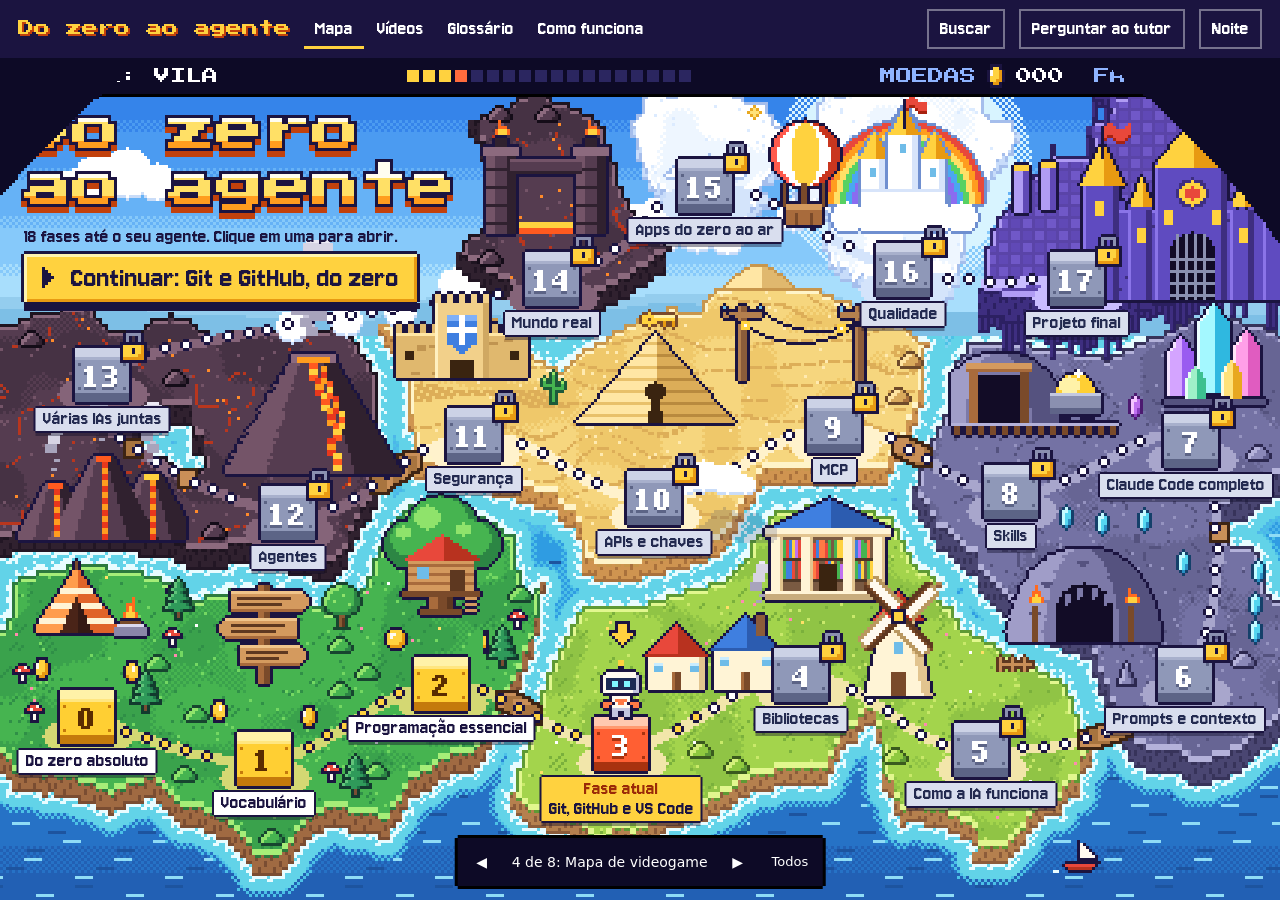
<file: temas/4-mapa-pixel.html>
<!doctype html>
<html lang="pt-BR">
<head>
<meta charset="utf-8">
<meta name="viewport" content="width=device-width, initial-scale=1, viewport-fit=cover">
<title>Do zero ao agente: mapa de videogame</title>
<link rel="icon" href="data:image/svg+xml,%3Csvg xmlns='http://www.w3.org/2000/svg' viewBox='0 0 8 8' shape-rendering='crispEdges'%3E%3Cpath fill='%231b1440' d='M0 0h8v8H0z'/%3E%3Cpath fill='%23ffd23f' d='M1 1h6v6H1z'/%3E%3Cpath fill='%231b1440' d='M3 2h1v4H3zM5 2h1v4H5z'/%3E%3C/svg%3E">
<link rel="preconnect" href="https://fonts.googleapis.com">
<link rel="preconnect" href="https://fonts.gstatic.com" crossorigin>
<link rel="stylesheet" href="https://fonts.googleapis.com/css2?family=Atkinson+Hyperlegible:ital,wght@0,400;0,700;1,400&family=Jersey+10&family=Press+Start+2P&display=swap">
<style>
:root {
  --k-topo-fundo:#1b1440; --k-topo-texto:#fff; --k-acento:#ffd23f; --k-acento-texto:#1b1440;
  --k-painel-fundo:#1a2178; --k-painel-texto:#fff; --k-linha:#3f4cb8;
  --k-titulo:"Jersey 10","Trebuchet MS",sans-serif; --k-texto:"Atkinson Hyperlegible",system-ui,sans-serif; --k-raio:0px;
  --k-leitura-fundo:#f6f9ff; --k-leitura-texto:#1b1440; --k-leitura-caixa:#e3ecff;
  --k-leitura-fundo-noite:#11102f; --k-leitura-texto-noite:#f0f1ff; --k-leitura-caixa-noite:#211f58;
  --arcade:"Press Start 2P","Jersey 10",monospace; --tinta:#1b1440; --s:3; --fp:20px; --hud:36px;
}
* { box-sizing:border-box; }
html { background:#1b1440; -webkit-text-size-adjust:100%; }
body { margin:0; font-family:var(--k-texto); color:var(--tinta); }
html:not(.vert), html:not(.vert) body { height:100%; overflow:hidden; }

/* barra do kit e placar */
.k-topo { font-family:var(--k-titulo); font-size:20px; }
.k-marca { font-family:var(--arcade); font-weight:400; font-size:16px; color:var(--k-acento); text-shadow:2px 2px 0 #c2410c; }
.k-nav button[aria-current="page"] { box-shadow:inset 0 -3px 0 var(--k-acento); }
.k-bt.borda { border:2px solid #fff6; }
#hud { position:fixed; z-index:45; left:0; right:0; top:var(--k-topo-h); height:var(--hud); display:flex; align-items:center; gap:30px; padding:0 18px; background:#0d0a26; color:#fff; font:400 16px/1 var(--arcade); text-transform:uppercase; white-space:nowrap; box-shadow:0 3px 0 #000; }
#hud small { font:inherit; color:#8fb4ff; margin-right:8px; }
#hud b { font-weight:400; color:#fff; }
#hud .h { display:flex; align-items:center; }
#hMoeda { width:24px; height:24px; margin-right:8px; image-rendering:pixelated; }
#hPips { flex:1; display:flex; justify-content:center; gap:4px; min-width:0; }
#hPips i { width:12px; height:12px; background:#2b2660; }
#hPips i.feito { background:var(--k-acento); }
#hPips i.atual { background:#ff6b3d; animation:pisca 1s steps(1) infinite; }
@keyframes pisca { 50% { background:#fff; } }

/* mapa */
#mundo { position:fixed; inset:0; overflow:hidden; background:#3f8ff0; }
#tela { position:absolute; left:0; top:0; display:block; image-rendering:crisp-edges; image-rendering:pixelated; }
#fases { position:absolute; inset:0; margin:0; padding:0; list-style:none; }
.fase { position:absolute; width:max-content; max-width:var(--larg); display:flex; flex-direction:column; align-items:center; margin:0; padding:0; border:0; background:none; color:inherit; font:inherit; cursor:pointer; transform:translateX(-50%); -webkit-tap-highlight-color:transparent; min-width:56px; touch-action:manipulation; }
.vert .fase { scroll-margin:100px 0 190px; }
.fase .alvo { display:block; width:100%; min-width:56px; height:var(--alvo); }
.placa { position:relative; display:block; max-width:var(--larg); padding:1px 7px 2px; background:#fff; color:var(--tinta); font:400 var(--fp)/1 var(--k-titulo); text-align:center; text-wrap:balance; box-shadow:0 -2px 0 var(--tinta), 0 2px 0 var(--tinta), -2px 0 0 var(--tinta), 2px 0 0 var(--tinta), 0 5px 0 #0d0a2666; }
.placa em { display:block; font-style:normal; color:#9a2a08; }
.fase.atual { max-width:calc(var(--larg) + 44px); }
.fase.atual .placa { max-width:none; background:var(--k-acento); padding-top:2px; }
.fase.futuro .placa { background:#d9deee; color:#232a50; }
.fase:hover .placa, .fase:focus-visible .placa { top:-2px; box-shadow:0 -2px 0 var(--tinta), 0 2px 0 var(--tinta), -2px 0 0 var(--tinta), 2px 0 0 var(--tinta), 0 7px 0 #0d0a2666; background:#fff7bf; }
.fase.atual:hover .placa, .fase.atual:focus-visible .placa { background:#ffe680; }
.fase:focus { outline:none; }
.fase:focus-visible { outline:4px solid #fff; outline-offset:3px; box-shadow:0 0 0 9px var(--tinta); }
.fase.treme .placa { animation:treme .45s steps(1); }
@keyframes treme { 0%,100% { translate:0 0; } 15% { translate:-4px 0; } 30% { translate:4px 0; } 45% { translate:-3px 0; } 60% { translate:3px 0; } 80% { translate:-2px 0; } }

/* abertura: título, frase e botão */
#abertura { position:fixed; z-index:30; left:calc(var(--s) * 8px); top:calc(var(--topo) + var(--s) * 3px); pointer-events:none; }
#logo { margin:0; font:400 calc(var(--s) * 16px)/1.16 var(--arcade); filter:drop-shadow(calc(var(--s) * 1px) 0 0 var(--tinta)) drop-shadow(calc(var(--s) * -1px) 0 0 var(--tinta)) drop-shadow(0 calc(var(--s) * 1px) 0 var(--tinta)) drop-shadow(0 calc(var(--s) * -1px) 0 var(--tinta)) drop-shadow(0 calc(var(--s) * 2px) 0 #c2410c); }
#logo .lin { display:block; white-space:pre; }
#logo .l { display:inline-block; color:transparent; background:linear-gradient(#fffdf0 0 34%, #ffe066 34% 67%, #ff9d1f 67%); -webkit-background-clip:text; background-clip:text; }
.entra #logo .l { animation:cai .55s cubic-bezier(.3,1.5,.5,1) both; animation-delay:calc(1050ms + var(--i) * 34ms); }
@keyframes cai { from { transform:translateY(-140%); opacity:0; } 30% { opacity:1; } }
#frase { margin:calc(var(--s) * 4px) 0 calc(var(--s) * 3px); font:400 var(--fp)/1.1 var(--k-titulo); color:var(--tinta); }
html[data-leitura="noite"] #frase { color:#fff; }
#continuar { pointer-events:auto; display:inline-flex; align-items:center; gap:.45em; min-height:48px; padding:.28em .6em .32em; border:0; cursor:pointer; color:var(--tinta); background:var(--k-acento); font:400 calc(var(--s) * 10px)/1 var(--k-titulo); box-shadow:inset 3px 3px 0 #fff3b0, inset -3px -3px 0 #e89a12, 0 -3px 0 var(--tinta), 0 3px 0 var(--tinta), -3px 0 0 var(--tinta), 3px 0 0 var(--tinta), 0 9px 0 var(--tinta); position:relative; top:-3px; -webkit-tap-highlight-color:transparent; touch-action:manipulation; }
#continuar svg { width:.5em; height:.7em; flex:none; fill:currentColor; animation:piscaseta 1s steps(1) infinite; }
@keyframes piscaseta { 50% { opacity:.25; } }
#continuar:hover { background:#ffe680; }
#continuar:active { top:3px; box-shadow:inset 3px 3px 0 #e89a12, inset -3px -3px 0 #fff3b0, 0 -3px 0 var(--tinta), 0 3px 0 var(--tinta), -3px 0 0 var(--tinta), 3px 0 0 var(--tinta); }
#continuar:focus { outline:none; }
#continuar:focus-visible { outline:4px solid #fff; outline-offset:6px; }

#iris { position:fixed; left:0; top:0; z-index:48; width:100vw; height:100vh; background:#0d0a26; pointer-events:none; image-rendering:pixelated; }

/* peças do kit no jeito de jogo */
.k-troca { border-radius:0; background:#0d0a26; backdrop-filter:none; -webkit-backdrop-filter:none; box-shadow:0 -3px 0 #000, 0 3px 0 #000, -3px 0 0 #000, 3px 0 0 #000; }
.k-troca a { border-radius:0; }
.k-veu { background:#0d0a2699; }
.k-aviso { border-radius:0; font:400 20px/1.15 var(--k-titulo); box-shadow:0 0 0 3px #fff, 0 0 0 6px #0d0a26; }
.k-painel { background:linear-gradient(#2a33a6 0 14%, #232b92 14% 30%, #1d2484 30% 52%, #1a2178 52%); border-left:4px solid #fff; box-shadow:-4px 0 0 #0d0a26, -24px 0 0 #0d0a2640; }
.k-painel::before { content:""; display:block; flex:none; height:8px; background:var(--faixa, var(--k-acento)); box-shadow:0 2px 0 #0d0a26; }
.k-painel header { padding-top:14px; }
.k-painel h2 { font-size:40px; font-weight:400; line-height:1; color:var(--k-acento); text-shadow:2px 2px 0 #0d0a26; }
.k-painel p { opacity:1; font-size:17px; color:#e6e9ff; }
.k-fecha { font-family:var(--k-titulo); font-size:30px; }
.k-fecha:hover { background:#fff3; }
.k-aulas button { position:relative; padding-left:26px; }
.k-aulas button::before { content:""; position:absolute; left:8px; top:15px; width:0; height:0; border-left:8px solid transparent; border-top:6px solid transparent; border-bottom:6px solid transparent; }
.k-aulas button:hover, .k-aulas button:focus-visible { background:#fff2; }
.k-aulas button:hover::before, .k-aulas button:focus-visible::before { border-left-color:var(--k-acento); }
.k-aulas .id { opacity:1; color:#b9c4ff; }
.k-aula h1, .k-aula h2, .k-caixa h3 { font-weight:400; }
.k-aula-barra strong { font-weight:400; font-size:20px; }
.k-aula h1 { font-size:clamp(40px, 6vw, 60px); line-height:1; }
.k-aula h2 { font-size:30px; }
.k-caixa h3 { font-size:24px; }
.k-video span { border-radius:0; box-shadow:0 -4px 0 #0d0a26, 0 4px 0 #0d0a26, -4px 0 0 #0d0a26, 4px 0 0 #0d0a26, inset 4px 4px 0 #fff3b0, inset -4px -4px 0 #e89a12; }
.k-video::before { background:repeating-conic-gradient(#1a2178 0 25%, #232b92 0 50%) 0 0 / 32px 32px; }
html[data-leitura="noite"] .k-op { background:#17153f; }

/* celular: mapa vertical com rolagem */
.vert #mundo { position:relative; inset:auto; width:100%; }
.vert #hud { gap:10px; justify-content:space-between; padding:0 12px; font:400 20px/1 var(--k-titulo); }
.vert #hud small { margin-right:5px; font-size:18px; }
.vert #hPips { display:none; }
.vert #hMoeda { width:16px; height:16px; margin-right:5px; }
.vert .k-marca { font-size:clamp(11px, 3.6vw, 16px); }
.vert #abertura { left:0; right:0; top:auto; bottom:calc(72px + env(safe-area-inset-bottom)); z-index:39; display:flex; flex-direction:column; align-items:center; gap:7px; padding:0 8px; }
.vert #logo { position:absolute; width:1px; height:1px; overflow:hidden; clip-path:inset(50%); }
.vert .so-pc { display:none; }
.vert #frase { margin:0; padding:2px 8px 3px; background:#0d0a26; color:#fff; font-size:clamp(17px, 5.1vw, 20px); text-align:center; }
.vert #continuar { font-size:clamp(20px, 6.1vw, 26px); justify-content:center; top:-5px; max-width:100%; }
@media (max-height:500px) { .vert #frase { display:none; } }
@media (max-width:980px) {
  .k-painel { border-radius:0; border-left:0; border-top:4px solid #fff; box-shadow:0 -4px 0 #0d0a26; }
  .k-painel h2 { font-size:32px; }
  .k-aula h1 { font-size:40px; }
}
@media (prefers-reduced-motion:reduce) {
  *, *::before, *::after { animation:none !important; transition:none !important; }
}
</style>
</head>
<body>
<div id="hud" role="group" aria-label="Placar">
  <span class="h"><small>Mundo</small><b id="hMundo"></b></span>
  <span id="hPips" aria-hidden="true"></span>
  <span class="h"><small>Moedas</small><canvas id="hMoeda" width="8" height="8" aria-hidden="true"></canvas><b id="hMoedas">000</b></span>
  <span class="h"><small>Fases</small><b id="hFases"></b></span>
</div>
<section id="abertura" aria-label="Início">
  <h1 id="logo" aria-label="Do zero ao agente"></h1>
  <p id="frase">18 fases até o seu agente. <span id="verbo">Clique</span> em uma<span class="so-pc"> para abrir</span>.</p>
  <button id="continuar" type="button"><svg viewBox="0 0 5 7" aria-hidden="true" shape-rendering="crispEdges"><path d="M0 0h1v1h1v1h1v1h1v1h-1v1h-1v1h-1v1h-1z"/></svg>Continuar: Git e GitHub, do zero</button>
</section>
<main id="mundo" aria-label="Mapa do curso">
  <canvas id="tela" aria-hidden="true"></canvas>
  <ol id="fases"></ol>
</main>
<canvas id="iris" aria-hidden="true"></canvas>
<script src="dados.js"></script><script src="kit.js"></script><script>Kit.iniciar({ id: '4-mapa-pixel' });
(function () {
'use strict';
const CUR = window.CURSO, NF = CUR.length, ATUAL = Kit.ATUAL;
const $ = s => document.querySelector(s);
const tela = (w, h) => { const c = document.createElement('canvas'); c.width = w; c.height = h; return c; };
const cl = (v, a, b) => v < a ? a : v > b ? b : v;
const rnd = Math.round, flo = Math.floor, sq = Math.sqrt, abs = Math.abs, sin = Math.sin, cos = Math.cos, PI = Math.PI;
const hash = (x, y) => { let h = (x * 374761393 + y * 668265263) | 0; h = Math.imul(h ^ (h >>> 13), 1274126177); return ((h ^ (h >>> 16)) >>> 0) / 4294967295; };
function ruido(x, y) {
  const a = flo(x), b = flo(y), f = x - a, g = y - b, u = f * f * (3 - 2 * f), v = g * g * (3 - 2 * g);
  const p = hash(a, b), q = hash(a + 1, b), r = hash(a, b + 1), s = hash(a + 1, b + 1);
  return p + (q - p) * u + (r - p) * v + (p - q - r + s) * u * v;
}
const hex = h => { const n = parseInt(h.slice(1), 16); return (0xff000000 | ((n & 255) << 16) | (n & 0xff00) | (n >> 16)) >>> 0; };
const reduz = matchMedia('(prefers-reduced-motion: reduce)').matches;
const TINTA = '#1b1440';

/* ---------- Mundos do mapa ---------- */
const MUNDOS = [['Floresta', 0, 2], ['Vila', 3, 5], ['Caverna', 6, 8], ['Deserto', 9, 11], ['Vulcão', 12, 14], ['Nuvens', 15, 16], ['Castelo', 17, 17]];
const biomaDe = n => MUNDOS.findIndex(m => n >= m[1] && n <= m[2]);
const BI = [
  { t:'#46b450', t2:'#3aa24c', u:'#74d862', b:'#a6ee78', c:'#a06a42', c2:'#7a4d32', d:'#2c7a3e', tr:'#d4d873', fx:'#2f8f47', h:7 },
  { t:'#a3d44c', t2:'#90c445', u:'#c9e96a', b:'#e2f78f', c:'#b5804e', c2:'#8c5c3a', d:'#5e9a34', tr:'#f2e6aa', fx:'#7ab03c', h:6 },
  { t:'#7472a4', t2:'#676594', u:'#9593c0', b:'#b4b2da', c:'#4a4672', c2:'#37335a', d:'#37335a', tr:'#a8a6cc', fx:'#54527e', h:8 },
  { t:'#f6d67e', t2:'#efc86a', u:'#ffeab0', b:'#fff4c8', c:'#cf9450', c2:'#a9713c', d:'#c8964c', tr:'#fff2cc', fx:'#ddae58', h:6 },
  { t:'#553c50', t2:'#463244', u:'#745468', b:'#8c6a7e', c:'#30212f', c2:'#221624', d:'#1e1420', tr:'#856479', fx:'#b8361e', h:7 },
  { t:'#ffffff', t2:'#eef6ff', u:'#dcebff', b:'#ffffff', c:'#c8dcfa', c2:'#a5beec', d:'#a5beec', tr:'#d4e4fb', fx:'#dcebff', h:3 },
  { t:'#7058c8', t2:'#6049b6', u:'#9178e2', b:'#b09cf4', c:'#3e2e80', c2:'#2c2062', d:'#2c2062', tr:'#c9bcff', fx:'#5a44a8', h:9 }
];
const BI32 = BI.map(b => { const o = {}; for (const k in b) o[k] = k === 'h' ? b[k] : hex(b[k]); return o; });
const AR = b => b >= 5; // ilhas no ar não têm espuma

/* ---------- Sprites ---------- */
const PAL = { k:TINTA, w:'#fffaf0', g:'#c3c4de', d:'#1c2a55', c:'#7ff6ff', y:'#ffd23f', Y:'#e89a12', o:'#ff7a45', O:'#c9481c', G:'#8b90b0', s:'#dfe3f0', t:'#8a5a34', T:'#5e3820' };
function spr(txt, pal) {
  const L = txt.trim().split(/\s+/), c = tela(L[0].length, L.length), g = c.getContext('2d');
  L.forEach((l, j) => { for (let i = 0; i < l.length; i++) { const col = l[i] !== '.' && ((pal && pal[l[i]]) || PAL[l[i]]); if (col) { g.fillStyle = col; g.fillRect(i, j, 1, 1); } } });
  return c;
}
const espelho = c => { const o = tela(c.width, c.height), g = o.getContext('2d'); g.translate(c.width, 0); g.scale(-1, 1); g.drawImage(c, 0, 0); return o; };
function contorna(c, cor) {
  const m = tela(c.width, c.height), g0 = m.getContext('2d');
  g0.drawImage(c, 0, 0); g0.globalCompositeOperation = 'source-in'; g0.fillStyle = cor; g0.fillRect(0, 0, c.width, c.height);
  const o = tela(c.width + 2, c.height + 2), g = o.getContext('2d');
  for (const [a, b] of [[0, 1], [2, 1], [1, 0], [1, 2]]) g.drawImage(m, a, b);
  g.drawImage(c, 1, 1);
  return o;
}
function balanca(s, amp) {
  const fr = [];
  for (let f = 0; f < 3; f++) {
    const c = tela(s.width + 4, s.height), g = c.getContext('2d');
    for (let j = 0; j < s.height; j++) { const k = 1 - j / s.height; g.drawImage(s, 0, j, s.width, 1, 2 + rnd((f - 1) * amp * k * k), j, s.width, 1); }
    fr.push(c);
  }
  return fr;
}
const CAB_F = `.......yy....... .......yy....... .......kk....... ...kkkkkkkkkk... ..kwwwwwwwwwwk.. .kwwwwwwwwwwwgk. .kwddddddddddgk. .kwddddddddddgk. .kwddddddddddgk. .kwddddddddddgk. .kwwwwwwwwwwggk. ..kkkkkkkkkkkk.. ....kwwwwwwk.... ..kkkwoooowkkk.. .koookwoowkoook. .kookwwwwwwkook. ..kkkggggggkkk.. ....kggkkggk.... ....kggkkggk.... ....kkk..kkk....`;
const CAB_L = `......yy........ ......yy........ ......kk........ ...kkkkkkkkkk... ..kwwwwwwwwwwk.. .kwwwwwwwwwwwgk. .kwwwwddddddddk. .kwwwwdccddccdk. .kwwwwdccddccdk. .kwwwwddddddddk. .kwwwwwwwwwwggk. ..kkkkkkkkkkkk.. .....kwwwwwk.... ....koowwwwk.... ....koowoowk.... ....koowwwwk.... .....kkggggk....`;
const PERNAS = [`.....kgk.kgk.... .....kgk.kgk.... .....kkk.kkk....`, `....kgk...kgk... ...kgk.....kgk.. ...kkk.....kkk..`, `.....kgk.kgk.... .....kgk.kgk.... .....kkk.kkk....`, `......kgkgk..... ......kgkgk..... ......kkkkk.....`];
const ROBO = { frente: spr(CAB_F), lado: PERNAS.map(p => spr(CAB_L + ' ' + p)) };
ROBO.ladoE = ROBO.lado.map(espelho);
const VERDE = { k:'#17452f', a:'#8fe36b', b:'#46b450', e:'#2c8644', t:'#8a5a34', T:'#5e3820' };
const PINHO = { k:'#123a2e', a:'#62c47a', b:'#2f9a5a', e:'#1f7448', t:'#7a4d32' };
const MACIEIRA = { k:'#3a5a1e', a:'#d4f07a', b:'#8fc93f', e:'#5e9a34', t:'#a06a42', T:'#7a4d32', r:'#e8483b' };
const S_ARV = `.....kkkk..... ...kkaabbkk... ..kaaabbbbbk.. .kaabbbbbbbek. .kabbbbabbbek. kaabbbbbbbbeek kabbabbbbbbeek kabbbbbbbabeek .kbbbbbbbbeek. .kebbbbbbeeek. ..kkeeeeeekk.. ....kkttkk.... .....ktTk..... .....ktTk..... .....ktTk..... ....kkkkkk....`;
const S_MAC = `.....kkkk..... ...kkaabbkk... ..kaaabbrbbk.. .kaabrbbbbbek. .kabbbbabbbek. kaabbbbbbbreek kabrabbbbbbeek kabbbbbrbabeek .kbbbbbbbbeek. .kebbrbbbeeek. ..kkeeeeeekk.. ....kkttkk.... .....ktTk..... .....ktTk..... ....kkkkkk....`;
const S_PIN = `.....k..... ....kak.... ...kabek... ...kabek... ..kabbbek.. ..kkabekk.. ..kabbbek.. .kabbbbbek. .kkkabekkk. .kabbbbbek. kabbbbbbbek kkkkbbekkkk ....ktk.... ....ktk.... ....kkk....`;
const S_PALMA = `...kkk...kkk... ..kaabk.kaabk.. .kabbbbkbbbbak. kabk.kabak.kbak .kk.kabbbak.kk. ...kabkTkbak... ...kk.kTk.kk... ......kTk...... .....kTk....... .....kTk....... .....kTk....... ....kTTk....... ....kTTk....... ....kTTk....... ...kTTTTk...... ...kkkkkk......`;
const S_CACTO = `....k.... ...kak... .k.kbk... kakkbk.k. kbkkbkkak kbbbbkkbk .kkkbbbbk ...kbkkk. ...kbk... ...kbk... ...kbk... ...kkk...`;
const S_PEDRA = `...kkk... ..kaabk.. .kaabbbk. kaabbbbek kabbbbeek .kkkkkkk.`;
const S_MORTA = `...k...k... ...kk.kk... k...ktk...k kk..ktk..kk .kk.ktk.kk. ..kkttkkk.. ....ktk.... ....ktk.... ....ktTk... ....ktTk... ....ktTk... ...kktTkk.. ...kkkkkk..`;
const S_CRIST = `...k... ..kak.. .kaabk. .kabbk. .kabbk. .kabek. .kabek. ..kek.. ...k...`;
const S_AGULHA = `...k... ..kak.. ..kbk.. .kabk.. .kabek. .kabek. kaabbek kabbbek kkkkkkk`;
const S_COG = `..kkk.. .koowk. kowoook kkkkkkk ..kwk.. ..kwk.. ..kkk..`;
const S_CERCA = `.k...k...k... kmk.kmk.kmk.. kmkkkmkkkmkkk kmmmmmmmmmmmk kmkkkmkkkmkkk kmk.kmk.kmk..`;
const MOEDA = [`..kkkk.. .kyyyyk. kywwyyYk kywyyyYk kyyyyyYk kyyyyYYk .kYYYYk. ..kkkk..`, `..kkkk.. ..kyyk.. .kwyyYk. .kwyyYk. .kyyyYk. .kyyYYk. ..kYYk.. ..kkkk..`, `...kk... ...kk... ...yk... ...yk... ...yk... ...Yk... ...kk... ...kk...`, `..kkkk.. ..kyyk.. .kyywyk. .kyywyk. .kyyyyk. .kYyyyk. ..kYYk.. ..kkkk..`].map(s => spr(s));
const CADEADO = spr(`..kkkkk.. .kGGGGGk. .kGk.kGk. .kGk.kGk. kkkkkkkkk kyyyyyyYk kyyykyyYk kyyykyyYk kyyyyyYYk kYYYYYYYk kkkkkkkkk`);
const SETA = spr(`..kkkkk.. ..kyyyk.. ..kyyyk.. kkkyyykkk kyyyyyyyk .kyyyyyk. ..kyyyk.. ...kyk... ....k....`);
const SEMENTE = [`..... ..w.. .www. ..w.. .....`, `..w.. ..w.. wwwww ..w.. ..w..`].map(s => spr(s, { w:'#fff' }));
const ARV = {
  folha: balanca(spr(S_ARV, VERDE), 1.8), pinho: balanca(spr(S_PIN, PINHO), 1.6), maca: balanca(spr(S_MAC, MACIEIRA), 1.8),
  palma: balanca(spr(S_PALMA, { k:'#1d5a3a', a:'#9fe86a', b:'#46b450', T:'#a06a42' }), 2.4)
};
const EST = {
  moita: spr(S_PEDRA, { k:'#17452f', a:'#8fe36b', b:'#46b450', e:'#2c8644' }),
  moitaV: spr(S_PEDRA, { k:'#3a5a1e', a:'#d4f07a', b:'#8fc93f', e:'#5e9a34' }),
  cog: spr(S_COG, { o:'#e8483b' }), cerca: spr(S_CERCA, { k:'#5e3820', m:'#c98f58' }),
  pedra: spr(S_PEDRA, { a:'#b4b2da', b:'#8a88b8', e:'#5e5c8c', k:'#2c2850' }),
  crist: spr(S_CRIST, { k:'#14406a', a:'#c4fbff', b:'#55d6f0', e:'#2a8fc4' }), cristR: spr(S_CRIST, { k:'#4c1a70', a:'#f4c4ff', b:'#c070f0', e:'#8a3cc0' }),
  agulha: spr(S_AGULHA, { a:'#b4b2da', b:'#8a88b8', e:'#5e5c8c', k:'#2c2850' }),
  cacto: spr(S_CACTO, { k:'#1d5a3a', a:'#9fe86a', b:'#46b450' }),
  pedraD: spr(S_PEDRA, { a:'#ffe3a0', b:'#d9a95c', e:'#a9713c', k:'#6e4a2a' }),
  morta: spr(S_MORTA, { k:'#140c18', t:'#3b2a2e', T:'#2a1c22' }), pedraV: spr(S_PEDRA, { a:'#8c6a7e', b:'#553c50', e:'#30212f', k:'#140c18' }),
  fada: spr(`..k.. .kak. kaaak .kak. ..k..`, { k:'#e8a820', a:'#ffe27a' })
};

/* ---------- Peças de cenário, uma para cada fase ---------- */
const disco = (r, cx, cy, ra, col) => { for (let d = -ra; d <= ra; d++) { const m = flo(sq(ra * ra - d * d) + .3); r(cx - m, cy + d, 2 * m + 1, 1, col); } };
const tri = (r, cx, y, h, k, c1, c2) => { for (let i = 0; i < h; i++) { const m = rnd(i * k); r(cx - m, y + i, m + 1, 1, c1); if (m) r(cx + 1, y + i, m, 1, c2 || c1); } };
function peca(w, h, fn, cor) {
  const c = tela(w, h), g = c.getContext('2d'), din = [];
  const r = (x, y, a, b, col) => { g.fillStyle = col; g.fillRect(x, y, a, b); };
  const f = new Proxy({}, { get: (_, k) => (...a) => din.push([k, ...a]) });
  fn(r, f, g);
  const o = contorna(c, cor || TINTA);
  o.din = din;
  return o;
}
function casa(r, f, x, b, w, h, c1, c2, pa, pe) {
  pa = pa || '#fff4d6'; pe = pe || '#e2c48f';
  const cx = x + (w >> 1), t = b - h, rh = (w >> 1) + 2;
  r(x, t, w, h, pa); r(x + w - 2, t, 2, h, pe);
  for (let i = 0; i < rh; i++) { r(cx - i, t - rh + 1 + i, i + 1, 1, c1); if (i) r(cx + 1, t - rh + 1 + i, i, 1, c2); }
  r(x - 1, t, w + 2, 1, c2);
  r(cx - 1, b - 6, 3, 6, '#7a4a2a'); r(cx - 1, b - 6, 1, 6, '#a86b3c');
  for (const a of [x + 2, x + w - 5]) { r(a, t + 3, 3, 3, '#6fbce8'); r(a, t + 3, 3, 1, '#c8ecff'); f.luz(a, t + 3, 3, 3); }
}
const cristal = (r, x, b, w, h, c1, c2, c3) => {
  const m = w >> 1, cx = x + m;
  for (let i = 0; i < h; i++) { const a = Math.min(m, rnd(i * .8)), y = b - h + i; r(cx - a, y, a + 1, 1, c1); if (a) r(cx + 1, y, a, 1, c2); if (a > 1) r(cx - a, y, 1, 1, c3); }
};
function torre(r, x, b, w, h, c1, c2, c3) {
  r(x, b - h, w, h, c1); r(x + w - 2, b - h, 2, h, c2); r(x, b - h, 1, h, c3);
  for (let i = 0; i < w; i += 3) r(x + i, b - h - 2, 2, 2, c1);
}
const PECAS = [
  // 0 acampamento
  peca(38, 26, (r, f) => {
    tri(r, 13, 2, 22, .68, '#ff9d4d', '#e0642a');
    for (let i = 7; i < 22; i += 5) { const m = rnd(i * .68); r(13 - m, 2 + i, 2 * m + 1, 2, '#fff4d6'); }
    tri(r, 13, 12, 12, .42, '#4a2418', '#351a14');
    r(13, 0, 1, 3, '#7a4a2a');
    r(26, 22, 11, 3, '#8b86a8'); r(27, 21, 9, 1, '#dcd8ee'); r(28, 20, 7, 1, '#7a4a2a');
    f.chama(31, 19);
  }),
  // 1 placas de vocabulário
  peca(34, 34, (r) => {
    r(15, 1, 4, 33, '#7a4a2a'); r(15, 1, 2, 33, '#a86b3c');
    const tab = (x, y, w, dir) => {
      r(x, y, w, 7, '#d49a5e'); r(x, y, w, 1, '#f0c48a'); r(x, y + 6, w, 1, '#a86b3c');
      r(x + 2, y + 2, w - 6, 1, '#5e3820'); r(x + 2, y + 4, w - 9, 1, '#5e3820');
      const a = dir > 0 ? x + w : x - 1, b = dir > 0 ? x + w + 1 : x - 2;
      r(a, y + 1, 1, 5, '#d49a5e'); r(b, y + 2, 1, 3, '#d49a5e');
    };
    tab(6, 3, 24, 1); tab(4, 12, 24, -1); tab(9, 21, 20, 1);
  }),
  // 2 casa na árvore
  peca(40, 40, (r, f) => {
    r(16, 20, 8, 20, '#7a4a2a'); r(16, 20, 3, 20, '#a86b3c'); r(22, 20, 2, 20, '#5e3820'); r(13, 38, 14, 2, '#7a4a2a');
    disco(r, 20, 12, 12, '#2c8644'); disco(r, 9, 16, 8, '#2c8644'); disco(r, 31, 16, 8, '#2c8644');
    disco(r, 19, 10, 10, '#46b450'); disco(r, 9, 14, 6, '#46b450'); disco(r, 30, 14, 6, '#46b450');
    disco(r, 15, 7, 4, '#8fe36b'); disco(r, 7, 12, 2, '#8fe36b'); disco(r, 27, 11, 2, '#8fe36b');
    r(9, 21, 22, 11, '#d49a5e'); for (let y = 23; y < 32; y += 3) r(9, y, 22, 1, '#a86b3c');
    tri(r, 20, 13, 9, 1.5, '#e8483b', '#b8321f');
    r(12, 24, 4, 4, '#6fbce8'); f.luz(12, 24, 4, 4); r(23, 25, 5, 7, '#5e3820');
    r(7, 32, 26, 2, '#7a4a2a');
    for (let y = 34; y < 40; y += 2) r(28, y, 4, 1, '#d49a5e');
  }),
  // 3 vila
  peca(48, 34, (r, f) => {
    casa(r, f, 24, 33, 21, 14, '#3f7fe0', '#2c5cb0');
    r(38, 8, 3, 7, '#8c5c3a'); f.fumaca(39, 6, .6);
    casa(r, f, 2, 33, 19, 12, '#e8483b', '#b8321f');
  }),
  // 4 biblioteca
  peca(42, 34, (r, f) => {
    r(2, 12, 38, 19, '#7a5a42');
    const cor = ['#e8483b', '#3f7fe0', '#ffd23f', '#46b450', '#ff7a45', '#c070f0'];
    for (let y of [14, 21]) for (let x = 3; x < 39; x++) if (hash(x, y) > .12) r(x, y + (hash(y, x) > .7 ? 1 : 0), 1, 6 - (hash(y, x) > .7 ? 1 : 0), cor[flo(hash(x, y + 3) * 6)]);
    for (let y of [20, 27]) r(2, y, 38, 1, '#4c3626');
    for (const x of [2, 12, 26, 36]) { r(x, 12, 4, 19, '#fff4d6'); r(x + 3, 12, 1, 19, '#e2c48f'); }
    r(18, 22, 6, 9, '#3a2410'); r(0, 10, 42, 3, '#fff4d6'); r(0, 12, 42, 1, '#e2c48f');
    tri(r, 21, 0, 10, 2, '#3f7fe0', '#2c5cb0');
    r(0, 31, 42, 1, '#fff4d6'); r(0, 32, 42, 2, '#c8ac7c');
    f.luz(18, 22, 6, 9, '#ffcf60');
  }),
  // 5 moinho
  peca(30, 42, (r, f) => {
    for (let i = 0; i < 26; i++) { const m = 5 + rnd(i * .22), y = 16 + i; r(15 - m, y, 2 * m + 1, 1, '#fff4d6'); r(15 + m - 2, y, 3, 1, '#e2c48f'); }
    tri(r, 15, 7, 10, .9, '#e8483b', '#b8321f');
    r(13, 34, 5, 8, '#7a4a2a'); r(14, 24, 3, 4, '#6fbce8'); f.luz(14, 24, 3, 4);
    f.helice(15, 15);
  }),
  // 6 boca da caverna
  peca(52, 32, (r, f) => {
    const cx = 26;
    for (let i = 0; i < 31; i++) {
      const m = rnd(sq(1 - Math.pow(1 - (i + 1) / 31, 2)) * 25), j = i % 5 === 2 ? 1 : 0, y = i + 1;
      r(cx - m - j, y, 2 * m + 1 + j, 1, '#7c79a8'); r(cx - m - j, y, Math.max(2, m >> 1), 1, '#a09dc8'); r(cx + (m >> 1), y, m - (m >> 1) + 1, 1, '#55527f');
    }
    for (const [x, y] of [[12, 12], [34, 10], [24, 5], [40, 20], [8, 22]]) { r(x, y, 4, 1, '#55527f'); r(x + 1, y + 1, 2, 1, '#55527f'); }
    disco(r, cx, 21, 9, '#120c26'); r(cx - 9, 21, 19, 11, '#120c26');
    for (const k of [-6, -2, 3, 7]) { r(cx + k, 13 + (abs(k) >> 1), 2, 3, '#7c79a8'); r(cx + k, 16 + (abs(k) >> 1), 1, 1, '#7c79a8'); }
    r(9, 20, 2, 12, '#7a4a2a'); r(41, 20, 2, 12, '#7a4a2a');
    f.chama(10, 19); f.chama(42, 19);
  }),
  // 7 cristais
  peca(38, 34, (r, f) => {
    cristal(r, 13, 30, 11, 30, '#a4f8ff', '#2fb8e0', '#ecffff');
    cristal(r, 3, 31, 9, 20, '#d4a4ff', '#9a5cf0', '#f4e4ff');
    cristal(r, 25, 31, 9, 22, '#ff9fe8', '#e05cc0', '#ffe4f8');
    cristal(r, 9, 33, 7, 12, '#9ff0c8', '#3cc090', '#e8fff4');
    cristal(r, 21, 33, 7, 14, '#ffe27a', '#e8a820', '#fffbe0');
    r(2, 32, 34, 2, '#55527f');
    f.luz(17, 10, 3, 18, '#c8fbff'); f.luz(6, 18, 2, 11, '#e8ccff'); f.luz(28, 16, 2, 13, '#ffd0f4');
    f.brilho(18, 4); f.brilho(6, 13); f.brilho(29, 10);
  }),
  // 8 mina
  peca(56, 30, (r, f) => {
    for (let i = 0; i < 24; i++) { const m = rnd(sq(1 - Math.pow(1 - (i + 1) / 24, 2)) * 22), y = 3 + i; r(16 - m, y, 2 * m + 1, 1, '#7c79a8'); r(16 - m, y, m >> 1, 1, '#a09dc8'); r(16 + (m >> 1), y, m - (m >> 1) + 1, 1, '#55527f'); }
    r(8, 10, 16, 17, '#120c26'); r(6, 8, 3, 19, '#a86b3c'); r(23, 8, 3, 19, '#7a4a2a'); r(5, 6, 22, 3, '#d49a5e'); r(5, 8, 22, 1, '#a86b3c');
    r(0, 26, 56, 1, '#b4b2da'); for (let x = 1; x < 56; x += 4) r(x, 27, 2, 3, '#7a4a2a');
    disco(r, 41, 15, 6, '#ffcf33'); disco(r, 39, 13, 3, '#fff2a8');
    r(33, 16, 17, 7, '#8b90b0'); r(33, 16, 17, 1, '#c3c8e0'); r(33, 21, 17, 2, '#5f6488');
    r(36, 23, 3, 3, TINTA); r(44, 23, 3, 3, TINTA);
    f.brilho(42, 9);
  }),
  // 9 postes e cabo com sinal correndo
  peca(58, 28, (r, f) => {
    for (const x of [8, 47]) { r(x, 3, 3, 25, '#8c5c3a'); r(x, 3, 1, 25, '#b5804e'); r(x - 5, 5, 13, 2, '#b5804e'); for (const k of [-5, 7]) r(x + k, 3, 1, 2, '#6fbce8'); }
    f.cabo(3, 4, 54, 11); f.cabo(15, 4, 54, 7);
  }),
  // 10 pirâmide da chave
  peca(54, 38, (r, f) => {
    const cx = 27;
    for (let i = 0; i < 30; i++) { const m = rnd(i * .88), y = 8 + i, z = i % 4 === 3; r(cx - m, y, m + 1, 1, z ? '#e8c06a' : '#ffe6a4'); if (m) r(cx + 1, y, m, 1, z ? '#b98a3e' : '#dcad58'); }
    disco(r, cx, 27, 3, '#3a2410'); for (let i = 0; i < 8; i++) { const m = 1 + (i >> 2); r(cx - m, 30 + i, 2 * m + 1, 1, '#3a2410'); }
    f.chave(cx - 5, 0); f.brilho(cx + 3, 2);
  }),
  // 11 forte
  peca(46, 28, (r, f) => {
    r(1, 13, 44, 15, '#e0b86e'); r(1, 13, 44, 1, '#ffe6a4'); for (let x = 1; x < 45; x += 4) r(x, 10, 2, 3, '#e0b86e');
    for (let i = 0; i < 14; i++) r(flo(hash(i, 2) * 40) + 2, flo(hash(i, 5) * 12) + 15, 3, 1, '#c09450');
    r(14, 3, 18, 25, '#f2d08a'); r(30, 3, 2, 25, '#d0a862'); r(14, 3, 1, 25, '#fff0c0'); for (let x = 14; x < 32; x += 4) r(x, 0, 2, 3, '#f2d08a');
    r(18, 7, 10, 10, '#3f7fe0'); r(18, 7, 10, 2, '#7fb0f8'); r(22, 7, 2, 10, '#fff'); r(18, 11, 10, 2, '#fff');
    r(20, 17, 6, 1, '#3f7fe0'); r(21, 18, 4, 1, '#3f7fe0'); r(22, 19, 2, 1, '#3f7fe0');
    r(19, 22, 8, 6, '#3a2410');
    f.luz(4, 19, 3, 3); f.luz(39, 19, 3, 3); r(4, 19, 3, 3, '#3a2410'); r(39, 19, 3, 3, '#3a2410');
  }),
  // 12 grande vulcão
  peca(60, 44, (r, f) => {
    const cx = 30;
    for (let i = 0; i < 38; i++) {
      const m = 7 + rnd(i * .6), y = 6 + i, j = hash(i, 3) > .7 ? 1 : 0;
      r(cx - m - j, y, 2 * m + 1 + j, 1, '#553c50'); r(cx - m - j, y, Math.max(2, m >> 1), 1, '#745468'); r(cx + (m >> 1), y, m - (m >> 1) + 1, 1, '#30212f');
    }
    r(cx - 7, 4, 15, 3, '#8c6a7e'); r(cx - 5, 5, 11, 2, '#30212f');
    let x = cx - 1;
    for (let y = 7; y < 42; y += 5) { f.lava(x, y, 3, 6); x += hash(y, 8) > .5 ? 2 : -2; }
    x = cx + 3; for (let y = 8; y < 26; y += 5) { f.lava(x, y, 2, 6); x += 2; }
    f.lava(cx - 5, 5, 11, 2);
    f.fumaca(cx, 2, 1.3); f.fumaca(cx - 3, 2, 1);
  }),
  // 13 três crateras juntas
  peca(56, 30, (r, f) => {
    const cone = (cx, h, w) => {
      for (let i = 0; i < h; i++) { const m = 3 + rnd(i * w), y = 30 - h + i; r(cx - m, y, 2 * m + 1, 1, '#553c50'); r(cx - m, y, Math.max(1, m >> 1), 1, '#745468'); r(cx + (m >> 1), y, m - (m >> 1) + 1, 1, '#30212f'); }
      f.lava(cx - 2, 30 - h, 5, 2); f.lava(cx, 30 - h + 2, 2, h - 3);
    };
    cone(12, 19, .55); cone(44, 22, .55); cone(28, 28, .55);
    f.fumaca(28, 0, 1); f.fumaca(44, 6, .8); f.fumaca(12, 9, .7);
  }),
  // 14 portal de basalto
  peca(44, 34, (r, f) => {
    for (const x of [2, 32]) { r(x, 8, 10, 26, '#553c50'); r(x, 8, 3, 26, '#745468'); r(x + 7, 8, 3, 26, '#30212f'); for (let y = 12; y < 34; y += 6) r(x, y, 10, 1, '#30212f'); r(x - 1, 5, 12, 3, '#8c6a7e'); }
    r(10, 9, 24, 5, '#553c50'); r(10, 9, 24, 1, '#745468'); r(10, 13, 24, 1, '#30212f');
    r(5, 2, 4, 3, '#30212f'); r(35, 2, 4, 3, '#30212f');
    f.chama(7, 1); f.chama(37, 1);
    f.lava(13, 30, 18, 4);
  }),
  // 15 balão de ar quente (fica no céu, ao lado da ilha)
  peca(30, 8, (r) => { disco(r, 8, 8, 5, '#fff'); disco(r, 16, 8, 7, '#fff'); disco(r, 24, 9, 4, '#fff'); r(0, 8, 30, 1, '#c8dcfa'); r(2, 7, 26, 1, '#fff'); }, '#a5beec'),
  // 16 castelo de nuvens com arco-íris
  peca(54, 44, (r, f, g) => {
    ['#e8483b', '#ff9d1f', '#ffe066', '#57d162', '#4aa8f0', '#8a6cf0'].forEach((c, i) => disco(r, 27, 34, 27 - i * 2, c));
    g.globalCompositeOperation = 'destination-out'; disco(r, 27, 34, 15, '#000'); r(0, 35, 54, 9, '#000'); g.globalCompositeOperation = 'source-over';
    for (const [x, h, w] of [[13, 22, 8], [33, 22, 8], [22, 30, 10]]) { r(x - 1, 41 - h, w + 2, h, '#6f8fd0'); tri(r, x + (w >> 1), 41 - h - 9, 9, .66, '#6f8fd0'); r(x, 41 - h, w, h, '#fff'); r(x + w - 2, 41 - h, 2, h, '#d7e4fa'); tri(r, x + (w >> 1), 41 - h - 8, 9, .58, '#ffd23f', '#e89a12'); r(x + (w >> 1) - 1, 41 - h + 4, 2, 3, '#6fbce8'); f.luz(x + (w >> 1) - 1, 41 - h + 4, 2, 3); }
    r(13, 30, 28, 11, '#fff'); r(13, 30, 28, 1, '#d7e4fa'); r(24, 34, 6, 7, '#6fa0e0');
    for (const [x, ra] of [[8, 5], [17, 6], [27, 7], [37, 6], [46, 5]]) disco(r, x, 39, ra, '#fff');
    f.bandeira(27, 0, 7, 4, '#e8483b', 6);
  }, '#6f8fd0'),
  // 17 castelo final
  peca(76, 60, (r, f) => {
    const A = '#5f4bc0', E = '#3e2e80', C = '#8a74e8', O = '#ffd23f', P = '#e89a12';
    r(6, 30, 64, 30, A); r(6, 30, 64, 1, C); for (let x = 6; x < 70; x += 4) r(x, 27, 2, 3, A);
    for (let i = 0; i < 26; i++) r(8 + flo(hash(i, 9) * 58), 33 + flo(hash(i, 1) * 24), 3, 1, E);
    torre(r, 2, 60, 12, 40, A, E, C); torre(r, 62, 60, 12, 40, A, E, C);
    tri(r, 8, 8, 14, .5, O, P); tri(r, 68, 8, 14, .5, O, P);
    torre(r, 26, 60, 24, 44, A, E, C); tri(r, 38, 0, 16, .82, O, P);
    torre(r, 17, 60, 8, 30, A, E, C); torre(r, 51, 60, 8, 30, A, E, C); tri(r, 21, 19, 10, .36, O, P); tri(r, 55, 19, 10, .36, O, P);
    disco(r, 38, 44, 7, '#120c26'); r(31, 44, 15, 16, '#120c26'); for (let x = 33; x < 45; x += 3) r(x, 38, 1, 22, '#8b90b0'); for (let y = 46; y < 60; y += 4) r(31, y, 15, 1, '#8b90b0');
    for (const [x, y] of [[6, 27], [66, 27], [29, 30], [45, 30], [20, 36], [54, 36]]) { r(x, y, 3, 5, '#ffd23f'); f.luz(x, y, 3, 5); }
    disco(r, 38, 24, 5, E); disco(r, 38, 24, 4, O); disco(r, 38, 24, 2, '#e8483b'); f.luz(36, 22, 5, 5, '#ffb52e');
    f.bandeira(8, 2, 9, 5, '#e8483b', 6); f.bandeira(68, 2, 9, 5, '#e8483b', 6); f.brilho(38, -2); f.brilho(52, 14);
  })
];
const BALAO = peca(24, 36, (r) => {
  disco(r, 12, 11, 11, '#ff5a4d');
  for (let d = -11; d <= 11; d++) { const m = flo(sq(121 - d * d) + .3), a = rnd(m * .36), b = rnd(m * .78); r(12 - a, 11 + d, 2 * a + 1, 1, '#ffd23f'); r(12 - b, 11 + d, b - a, 1, '#fff'); r(13 + a, 11 + d, b - a, 1, '#fff'); r(12 + b, 11 + d, m - b + 1, 1, '#c9361f'); }
  r(5, 21, 1, 8, '#7a4a2a'); r(18, 21, 1, 8, '#7a4a2a'); r(11, 21, 2, 8, '#7a4a2a');
  r(6, 28, 12, 7, '#a86b3c'); r(6, 28, 12, 2, '#d49a5e'); r(9, 31, 1, 4, '#7a4a2a'); r(14, 31, 1, 4, '#7a4a2a');
});
const BARCO = spr(`......k....... ......kWk..... ......kWWk.... ......kWWWk... ......kWWWWk.. ......kWWWWWk. ......kkkkkkk. ..kkkkkkkkkkkk .kbbbbbbbbbbk. ..kBBBBBBBBk.. ...kkkkkkkk...`, { W:'#fffaf0', b:'#e8483b', B:'#b8321f' });
const BARCO_E = espelho(BARCO);
const CHAVE = peca(11, 6, (r) => { disco(r, 2, 2, 2, '#ffd23f'); r(2, 2, 1, 1, '#7a4a2a'); r(4, 1, 7, 2, '#ffd23f'); r(4, 1, 7, 1, '#fff2a8'); r(7, 3, 1, 2, '#e89a12'); r(10, 3, 1, 2, '#e89a12'); }, '#7a4a2a');
const CAVERNA_M = (w, h, topo) => peca(w, h, (r) => {
  const cx = w >> 1;
  for (let i = 0; i < h; i++) { const m = rnd((i + 1) / h * (cx - 1)), j = i % 4 === 2 ? 1 : 0; r(cx - m - j, i, 2 * m + 1 + 2 * j, 1, '#7c79a8'); r(cx - m - j, i, Math.max(1, m >> 1), 1, '#a8a6d2'); r(cx + (m >> 1), i, m - (m >> 1) + 1 + j, 1, '#55527f'); }
  if (topo) for (let i = 0; i < h * .24; i++) { const m = rnd((i + 1) / h * (cx - 1)); r(cx - m, i, 2 * m + 1, 1, topo); }
}, '#2c2850');
const MONTES = [CAVERNA_M(26, 22, '#d4f6ff'), CAVERNA_M(20, 15), CAVERNA_M(32, 28, '#d4f6ff')];
const DUNA = peca(24, 7, (r) => { for (let x = 0; x < 24; x++) { const h = rnd(sin(x / 23 * PI) * 7); r(x, 7 - h, 1, h, x < 13 ? '#ffe6a4' : '#e0b86e'); } }, '#c8964c');
const CASINHA = peca(15, 14, (r, f) => casa(r, f, 1, 14, 13, 7, '#ff8a4d', '#d9531f'), TINTA);
const CAMPO = peca(20, 11, (r) => { r(0, 0, 20, 11, '#9c6a3a'); for (let y = 1; y < 11; y += 2) for (let x = 1; x < 20; x += 2) r(x, y, 1, 1, hash(x, y) > .4 ? '#d8e85a' : '#8fc93f'); }, '#6e4a2a');
const PUFE = peca(14, 6, (r) => { disco(r, 4, 4, 3, '#fff'); disco(r, 9, 3, 3, '#fff'); r(1, 5, 12, 1, '#c8dcfa'); }, '#c8dcfa');
const COLUNA = peca(5, 16, (r) => { r(0, 1, 5, 15, '#b09cf4'); r(3, 1, 2, 15, '#6049b6'); r(0, 0, 5, 2, '#ffd23f'); });
const nuvem = (w, h, cs) => { const c = tela(w, h), g = c.getContext('2d'), r = (x, y, a, b, col) => { g.fillStyle = col; g.fillRect(x, y, a, b); }; cs.forEach(q => disco(r, q[0], q[1] + 1, q[2], '#c9dcf8')); cs.forEach(q => disco(r, q[0], q[1], q[2], '#fff')); cs.slice(0, 1).forEach(q => disco(r, q[0] - 1, q[1] - 1, q[2] - 3, '#fff')); return c; };
const NUVS = [nuvem(46, 18, [[16, 9, 7], [26, 8, 8], [8, 12, 5], [36, 11, 6]]), nuvem(30, 13, [[11, 6, 5], [19, 7, 5], [5, 9, 3], [25, 9, 3]]), nuvem(62, 20, [[20, 10, 8], [32, 9, 9], [44, 11, 7], [9, 14, 5], [54, 14, 5]])];
const sombraDe = c => { const o = tela(c.width, c.height), g = o.getContext('2d'); g.drawImage(c, 0, 0); g.globalCompositeOperation = 'source-in'; g.fillStyle = '#0d1c55'; g.fillRect(0, 0, c.width, c.height); return o; };
const NUVS_S = NUVS.map(sombraDe);
const LUA = peca(26, 26, (r) => { disco(r, 12, 12, 12, '#fdf6d8'); disco(r, 9, 8, 3, '#dfd6b0'); disco(r, 16, 15, 2, '#dfd6b0'); disco(r, 6, 16, 2, '#dfd6b0'); }, '#b4c4ff');
const DIG = ['.###. ##.## ##.## ##.## ##.## ##.## .###.', '.##.. ###.. .##.. .##.. .##.. .##.. ####.', '.###. ##.## ...## ..##. .##.. ##... #####', '####. ...## ...## .###. ...## ...## ####.', '...## ..### .#.## #..## ##### ...## ...##', '##### ##... ####. ...## ...## ##.## .###.', '.###. ##... ##... ####. ##.## ##.## .###.', '##### ...## ..##. ..##. .##.. .##.. .##..', '.###. ##.## ##.## .###. ##.## ##.## .###.', '.###. ##.## ##.## .#### ...## ...## .###.'].map(d => d.replace(/ /g, ''));
function criaBloco(n) {
  const e = Kit.estado(n), p = { feito:['#fff2a8', '#ffcf33', '#c47a0c', '#5a2c00', '#ffe680'], atual:['#ffc9b0', '#ff5f33', '#a8320f', '#ffffff', '#ff9a70'], futuro:['#ccd2e6', '#8f98b8', '#5c6486', '#ffffff', '#a8b0cc'] }[e];
  const c = tela(20, 20), g = c.getContext('2d'), r = (x, y, a, b, col) => { g.fillStyle = col; g.fillRect(x, y, a, b); };
  r(1, 0, 18, 20, TINTA); r(0, 1, 20, 18, TINTA);
  r(1, 1, 18, 18, p[2]); r(1, 1, 18, 15, p[1]); r(1, 1, 18, 3, p[0]); r(1, 4, 18, 1, p[4]);
  r(2, 6, 1, 1, p[2]); r(17, 6, 1, 1, p[2]); r(2, 14, 1, 1, p[2]); r(17, 14, 1, 1, p[2]);
  const s = String(n), wd = s.length * 6 - 1, x0 = (20 - wd) >> 1, y0 = 7;
  [...s].forEach((d, k) => { const m = DIG[d]; for (let j = 0; j < 7; j++) for (let i = 0; i < 5; i++) if (m[j * 5 + i] === '#') { if (e !== 'feito') r(x0 + k * 6 + i, y0 + j + 1, 1, 1, p[2]); r(x0 + k * 6 + i, y0 + j, 1, 1, p[3]); } });
  return c;
}
const BLOCOS = CUR.map((_, n) => criaBloco(n));

/* ---------- DOM ---------- */
const CV = $('#tela'), MUNDO = $('#mundo'), LISTA = $('#fases'), HM = $('#hMoeda').getContext('2d');
const RES = { feito:'fase concluída', atual:'fase atual', futuro:'fase bloqueada' };
CUR.forEach((m, n) => {
  const li = document.createElement('li'), b = document.createElement('button'), e = Kit.estado(n);
  b.type = 'button'; b.className = 'fase ' + e; b.dataset.n = n;
  b.setAttribute('aria-label', `Fase ${n}: ${m.t}, ${RES[e]}`);
  if (e === 'atual') b.setAttribute('aria-current', 'step');
  b.innerHTML = `<span class="alvo"></span><span class="placa">${e === 'atual' ? '<em>Fase atual</em>' : ''}${m.t}</span>`;
  li.append(b); LISTA.append(li);
});
const BOTOES = [...LISTA.querySelectorAll('.fase')];
let li = 0;
$('#logo').innerHTML = ['Do zero', 'ao agente'].map(t => `<span class="lin" aria-hidden="true">${[...t].map(ch => `<span class="l" style="--i:${li++}">${ch === ' ' ? '&nbsp;' : ch}</span>`).join('')}</span>`).join('');
if (matchMedia('(pointer:coarse)').matches) $('#verbo').textContent = 'Toque';
$('#hPips').innerHTML = CUR.map((_, n) => `<i class="${Kit.estado(n)}"></i>`).join('');
const MOEDAS_TOT = CUR.slice(0, ATUAL).reduce((a, m) => a + m.aulas.length, 0);
$('#hFases').textContent = String(ATUAL).padStart(2, '0') + '/' + NF;

/* ---------- Layout ---------- */
const LAY = [[.068, .845], [.205, .905], [.345, .80], [.485, .885], [.625, .79], [.765, .89], [.925, .79],
  [.93, .47], [.79, .54], [.65, .45], [.51, .55], [.37, .465], [.225, .57], [.08, .38],
  [.43, .25], [.55, .125], [.705, .24], [.84, .25]];
const OFF = [[2, -25], [0, -24], [0, -22], [31, -16], [9, -24], [-28, -17], [-34, -10], [8, -11], [8, -18], [-11, -14], [0, -24], [-4, -18], [8, -12], [0, 56], [-2, -14], [0, -2], [0, -12], [38, 8]];
let W, H, S, VW, VH, vert, topoPx, topoV, hz, NO = [], fontes = '';
let pts, acum, sNo, L, BX, DL, ocup, TERRA, bg = [], animA, animB, LAVAS, LUZES, TREES, CLOUDS, STARS, SOL, BOTE, G, DOTS;
const PX = () => PECAS.map((p, n) => {
  if (vert) {
    if (n === 17) return { x: VW >> 1, y: NO[17].y - 15 };
    if (n === 15) return { x: VW - NO[15].x, y: NO[15].y + 10 };
    return { x: VW - NO[n].x, y: NO[n].y + (n - 1 === ATUAL ? 6 : 18) };
  }
  return { x: NO[n].x + OFF[n][0], y: NO[n].y + OFF[n][1] };
});

function medir() {
  W = document.documentElement.clientWidth; H = innerHeight;
  const dpr = devicePixelRatio || 1;
  vert = W < 960 || H < 560 || W / H < 1.1;
  document.documentElement.classList.toggle('vert', vert);
  const base = vert ? cl(rnd(W / 130), 2, 4) : Math.max(2, flo(Math.min(W / 480, (H - 100) / 270) + .36));
  S = Math.max(1, rnd(base * dpr)) / dpr;
  const est = document.documentElement.style;
  const fp = vert ? (W >= 600 ? 30 : 20) : 10 * cl(Math.min(flo(W / 640), flo(H / 360)), 2, 5);
  est.setProperty('--s', S); est.setProperty('--fp', fp + 'px');
  est.setProperty('--hud', vert ? '32px' : Math.max(36, rnd(S * 12)) + 'px');
  topoPx = $('.k-topo').offsetHeight + $('#hud').offsetHeight;
  est.setProperty('--topo', topoPx + 'px');
  topoV = topoPx / S;
  VW = Math.ceil(W / S);
  const pad = Math.max(44, 22 * S);
  est.setProperty('--alvo', pad + 'px');
  est.setProperty('--larg', flo(vert ? Math.min(W * .47, 300) : W * .148) + 'px');
  if (!vert) {
    VH = Math.ceil(H / S);
    const y0 = topoV, y1 = (H - 70) / S;
    NO = LAY.map(([u, v]) => ({ x: rnd(u * VW), y: rnd(y0 + v * (y1 - y0)) }));
    hz = rnd(y0 + .33 * (y1 - y0));
  } else {
    const pitch = 47, t = rnd(topoV + 76);
    NO = CUR.map((_, n) => ({ x: n === 17 ? VW >> 1 : rnd((n % 2 ? .75 : .25) * VW + (hash(n, 7) - .5) * VW * .05), y: t + (17 - n) * pitch }));
    VH = NO[0].y + 34 + Math.ceil(150 / S);
    hz = NO[14].y - 18;
  }
  NO.forEach((o, n) => { o.b = biomaDe(n); });
}

function posicionaBotoes() {
  const a = Math.max(44, 22 * S), cx = [];
  MUNDO.style.height = vert ? (VH * S) + 'px' : '';
  BOTOES.forEach((b, n) => {
    // ajusta a plaquinha ao texto quando ele quebra em duas linhas
    const q = b.querySelector('.placa');
    q.style.width = '';
    const rg = document.createRange(); rg.selectNodeContents(q);
    const lw = rg.getBoundingClientRect().width;
    if (lw && lw + 15 < q.offsetWidth) q.style.width = Math.ceil(lw + 14) + 'px';
    const h = b.offsetHeight, w = b.offsetWidth, x = NO[n].x * S, m = 8;
    if (!vert) NO[n].y = Math.min(NO[n].y, flo((H - 74 - h + a / 2) / S));
    let d = 0;
    if (x - w / 2 < m) d = m - (x - w / 2);
    if (x + w / 2 > W - m) d = W - m - (x + w / 2);
    cx.push({ x: x + d, w, h });
  });
  if (!vert) {
    // nada encosta no título e nenhuma fase cobre outra
    const ab = $('#abertura').getBoundingClientRect();
    cx.forEach((q, n) => { if (q.x - q.w / 2 < ab.right + 6 && q.x + q.w / 2 > ab.left - 6) NO[n].y = Math.max(NO[n].y, Math.ceil((ab.bottom + 14) / S + 16)); });
    for (let p = 0; p < 4; p++) for (let i = 0; i < NF; i++) for (let k = i + 1; k < NF; k++) {
      const A = cx[i], B = cx[k], ta = NO[i].y * S - a / 2, tb = NO[k].y * S - a / 2;
      if (abs(A.x - B.x) >= (A.w + B.w) / 2 + 4) continue;
      const ol = Math.min(ta + A.h, tb + B.h) - Math.max(ta, tb) + 4;
      if (ol <= 0) continue;
      if (ta < tb) NO[i].y -= Math.ceil(ol / S); else NO[k].y -= Math.ceil(ol / S);
    }
  }
  BOTOES.forEach((b, n) => { b.style.left = cx[n].x + 'px'; b.style.top = (NO[n].y * S - a / 2) + 'px'; });
}

function criaCaminho() {
  const P = NO, n = 40;
  const tan = i => { const a = P[Math.max(0, i - 1)], b = P[Math.min(NF - 1, i + 1)]; return { x: (b.x - a.x) * .2, y: (b.y - a.y) * .2 }; };
  pts = [];
  for (let i = 0; i < NF - 1; i++) {
    const a = P[i], b = P[i + 1], ta = tan(i), tb = tan(i + 1);
    for (let k = 0; k < n; k++) {
      const u = k / n, v = 1 - u, c1 = 3 * v * v * u, c2 = 3 * v * u * u;
      pts.push({ x: v * v * v * a.x + c1 * (a.x + ta.x) + c2 * (b.x - tb.x) + u * u * u * b.x, y: v * v * v * a.y + c1 * (a.y + ta.y) + c2 * (b.y - tb.y) + u * u * u * b.y });
    }
  }
  pts.push({ x: P[NF - 1].x, y: P[NF - 1].y });
  acum = [0];
  for (let i = 1; i < pts.length; i++) acum.push(acum[i - 1] + Math.hypot(pts[i].x - pts[i - 1].x, pts[i].y - pts[i - 1].y));
  sNo = NO.map((_, i) => acum[i * n]);
}
function ponto(s) {
  let a = 0, b = acum.length - 1;
  while (b - a > 1) { const m = (a + b) >> 1; if (acum[m] <= s) a = m; else b = m; }
  const d = acum[b] - acum[a] || 1, u = cl((s - acum[a]) / d, 0, 1);
  return { x: pts[a].x + (pts[b].x - pts[a].x) * u, y: pts[a].y + (pts[b].y - pts[a].y) * u };
}

/* ---------- Terreno ---------- */
function criaTerreno() {
  const pp = PX(), blobs = [];
  const rxB = vert ? .25 * VW : Math.min(.1 * VW, 56), ryB = vert ? 25 : Math.min(.165 * (VH - topoV - 70 / S), 46);
  const KB = [[1, 1], [1, 1], [1, 1], [1, 1], [1, 1], [.72, .62], [1, .85]];
  NO.forEach((o, n) => {
    const k = KB[o.b];
    blobs.push({ x: o.x, y: o.y - (vert ? 2 : 8), rx: rxB * k[0], ry: ryB * k[1], b: o.b });
    const pc = PECAS[n];
    if (n !== 15) blobs.push({ x: pp[n].x, y: pp[n].y - (pc.height >> 1) + 3, rx: pc.width * .66 + 4, ry: pc.height * .62 + 5, b: o.b });
  });
  const gap = vert ? .34 : .22, ab = $('#abertura').getBoundingClientRect();
  const tcx = (ab.left + ab.width / 2) / S, tcy = (ab.top + ab.height / 2) / S, thw = ab.width / 2 / S + 5, thh = ab.height / 2 / S + 5;
  L = new Uint8Array(VW * VH);
  for (let gy = 0; gy < VH; gy += 2) for (let gx = 0; gx < VW; gx += 2) {
    const x = gx + 1, y = gy + 1;
    let d1 = 99, d2 = 99, b1 = -1;
    for (let i = 0; i < blobs.length; i++) {
      const o = blobs[i], dx = (x - o.x) / o.rx, dy = (y - o.y) / o.ry, d = dx * dx + dy * dy;
      if (d < d1) { if (o.b !== b1) d2 = d1; b1 = o.b; d1 = d; } else if (o.b !== b1 && d < d2) d2 = d;
    }
    const e = sq(d1), ar = AR(b1);
    const nz = (ruido(x * .045 + 3, y * .045) - .5) * (ar ? .3 : .55) + (ruido(x * .16, y * .16 + 9) - .5) * (ar ? .34 : .18);
    if (!vert && Math.max(abs(x - tcx) / thw, abs(y - tcy) / thh) + (ruido(x * .07 + 40, y * .07) - .5) * .34 + nz * .1 < 1) continue;
    if (e + nz < 1 && (sq(d2) - e) > gap + nz * .2) {
      const v = b1 + 1, i = gy * VW + gx;
      L[i] = v; if (gx + 1 < VW) L[i + 1] = v;
      if (gy + 1 < VH) { L[i + VW] = v; if (gx + 1 < VW) L[i + VW + 1] = v; }
    }
  }
  limpaIlhotas();
  BX = new Uint16Array(VW * VH);
  for (let x = 0; x < VW; x++) { let c = 0; for (let y = VH - 1; y >= 0; y--) { const i = y * VW + x; c = L[i] ? (L[i + VW] === L[i] || y === VH - 1 ? c + 1 : 1) : 0; BX[i] = c; } }
  // distância até a costa (para espuma e água rasa)
  DL = new Uint8Array(VW * VH).fill(60);
  const costa = i => L[i] && !AR(L[i] - 1);
  for (let y = 0; y < VH; y++) for (let x = 0; x < VW; x++) { const i = y * VW + x; if (costa(i)) { DL[i] = 0; continue; } let m = DL[i]; if (x) m = Math.min(m, DL[i - 1] + 2); if (y) m = Math.min(m, DL[i - VW] + 2); if (x && y) m = Math.min(m, DL[i - VW - 1] + 3); if (y && x < VW - 1) m = Math.min(m, DL[i - VW + 1] + 3); DL[i] = m; }
  for (let y = VH - 1; y >= 0; y--) for (let x = VW - 1; x >= 0; x--) { const i = y * VW + x; let m = DL[i]; if (x < VW - 1) m = Math.min(m, DL[i + 1] + 2); if (y < VH - 1) m = Math.min(m, DL[i + VW] + 2); if (x < VW - 1 && y < VH - 1) m = Math.min(m, DL[i + VW + 1] + 3); if (y < VH - 1 && x) m = Math.min(m, DL[i + VW - 1] + 3); DL[i] = m; }
}
function limpaIlhotas() {
  // tira pedacinhos soltos de terra e poças minúsculas
  const gw = Math.ceil(VW / 2), gh = Math.ceil(VH / 2), vis = new Uint8Array(gw * gh), val = (a, b) => L[b * 2 * VW + a * 2];
  const poe = (a, b, v) => { const i = b * 2 * VW + a * 2, l = a * 2 + 1 < VW, d = b * 2 + 1 < VH; L[i] = v; if (l) L[i + 1] = v; if (d) { L[i + VW] = v; if (l) L[i + VW + 1] = v; } };
  for (let b = 0; b < gh; b++) for (let a = 0; a < gw; a++) {
    if (vis[b * gw + a]) continue;
    const v = val(a, b), comp = [], st = [a, b]; let viz = 0;
    vis[b * gw + a] = 1;
    while (st.length) {
      const y = st.pop(), x = st.pop(); comp.push(x, y);
      for (let k = 0; k < 4; k++) {
        const p = x + [1, -1, 0, 0][k], q = y + [0, 0, 1, -1][k];
        if (p < 0 || q < 0 || p >= gw || q >= gh) continue;
        const w = val(p, q);
        if (w !== v) { if (w) viz = w; continue; }
        if (!vis[q * gw + p]) { vis[q * gw + p] = 1; st.push(p, q); }
      }
    }
    if (comp.length / 2 < (v ? 40 : 12) && (v || viz)) for (let i = 0; i < comp.length; i += 2) poe(comp[i], comp[i + 1], viz);
  }
}
function hCliff(b, x) { return b === 5 ? 2 + flo(abs(sin(x * .42)) * 4) : BI[b].h; }
function pintaTerreno() {
  const T = tela(VW, VH), g = T.getContext('2d'), im = g.createImageData(VW, VH), px = new Uint32Array(im.data.buffer);
  const flor = [hex('#ffffff'), hex('#ffe066'), hex('#ff8ab0')];
  for (let y = 0; y < VH; y++) for (let x = 0; x < VW; x++) {
    const i = y * VW + x; if (!L[i]) continue;
    const b = L[i] - 1, p = BI32[b], d = BX[i], hc = hCliff(b, x);
    let c;
    if (d <= hc) {
      const k = hc - d;
      c = k === 0 && (x % 3) ? p.d : ((x + (k >> 1) * 2) % 5 === 0 ? p.c2 : p.c);
      if (d === 1) c = p.c2;
    } else {
      const borda = (x && !L[i - 1]) || (x < VW - 1 && !L[i + 1]) || (y && !L[i - VW]);
      const borda2 = (x > 1 && !L[i - 2]) || (x < VW - 2 && !L[i + 2]) || (y > 1 && !L[i - 2 * VW]) || d <= hc + 2;
      if (borda) c = p.d;
      else if (borda2) c = p.b;
      else {
        const n = ruido(x * .075 + b * 5, y * .075), h = hash(x, y);
        c = n > .57 || (n > .5 && (x + y) % 2) ? p.t2 : p.t;
        if (h < .018) c = p.u;
        if (b === 0 || b === 1) { if (h > .9965) c = flor[flo(hash(y, x) * 3)]; if (ruido(x * .3, y * .5) > .78 && (x + y) % 3 === 0) c = p.fx; }
        else if (b === 2) { if (abs(ruido(x * .14, y * .14) - .5) < .012) c = p.fx; }
        else if (b === 3) { if (((y + rnd(ruido(x * .05, y * .08) * 14)) % 7 === 0) && (x + y * 3) % 5) c = p.fx; }
        else if (b === 4) { if (abs(ruido(x * .1, y * .1) - .52) < .011) c = p.fx; if (h > .994) c = hex('#ff8a2a'); }
        else if (b === 6) { const a = (x >> 2) + (y >> 2); c = a % 2 ? p.t : p.t2; if ((x & 3) === 0 || (y & 3) === 0) c = p.fx; }
      }
    }
    px[i] = c;
  }
  g.putImageData(im, 0, 0);
  // estalactites sob a ilha do castelo
  for (let x = 0; x < VW; x += 2) for (let y = 1; y < VH - 1; y++) { const i = y * VW + x; if (L[i] === 7 && !L[i + VW]) { const h = flo(hash(x, 11) * 9) + 2; g.fillStyle = '#2c2062'; g.fillRect(x, y + 1, 2, h); g.fillStyle = '#3e2e80'; g.fillRect(x, y + 1, 1, h - 1); } }
  return T;
}
const marca = (x, y, w, h) => { const a = Math.max(0, x | 0), b = Math.min(VW, (x + w) | 0), c = Math.max(0, y | 0), d = Math.min(VH, (y + h) | 0); for (let j = c; j < d; j++) ocup.fill(1, j * VW + a, j * VW + b); };
const livre = (x, y, w, h) => { if (x < 0 || y < 0 || x + w >= VW || y + h >= VH) return false; for (let j = y; j < y + h; j++) for (let i = x; i < x + w; i++) if (ocup[j * VW + i]) return false; return true; };

function reservas() {
  ocup = new Uint8Array(VW * VH);
  marca(0, 0, VW, Math.ceil(topoV));
  if (!vert) { const ab = $('#abertura').getBoundingClientRect(); marca(ab.left / S - 4, ab.top / S - 4, ab.width / S + 8, ab.height / S + 12); }
  const base = MUNDO.getBoundingClientRect();
  BOTOES.forEach(b => { const q = b.querySelector('.placa').getBoundingClientRect(); marca((q.left - base.left) / S - 3, (q.top - base.top) / S - 3, q.width / S + 6, q.height / S + 6); });
  NO.forEach(o => marca(o.x - 14, o.y - 22, 28, 34));
  marca(NO[ATUAL].x - 10, NO[ATUAL].y - 46, 20, 26);
  for (let s = 0; s < acum[acum.length - 1]; s += 3) { const p = ponto(s); marca(p.x - 5, p.y - 4, 10, 8); }
}
function pintaCaminho(g) {
  const fim = acum[acum.length - 1], R = (x, y, w, h, c) => { g.fillStyle = c; g.fillRect(x, y, w, h); };
  const noAr = (x, y) => y < hz;
  const noMar = [];
  for (let s = 0; s < fim; s += 1) {
    const p = ponto(s), x = rnd(p.x), y = rnd(p.y), i = cl(y, 0, VH - 1) * VW + cl(x, 0, VW - 1), b = L[i] - 1;
    if (b >= 0) { if (BX[i] > hCliff(b, x)) R(x - 1, y - 1, 3, 3, BI[b].tr); else noMar.push([x, y, s]); }
    else noMar.push([x, y, s]);
  }
  for (const [x, y] of noMar) if (!noAr(x, y)) R(x - 3, y - 3, 7, 7, '#3d2414');
  for (const [x, y, s] of noMar) if (!noAr(x, y)) R(x - 2, y - 2, 5, 5, flo(s / 3) % 2 ? '#c98f58' : '#a8743f');
  for (let s = 6; s < fim; s += 18) { const p = ponto(s), x = rnd(p.x), y = rnd(p.y); if (noAr(x, y) && !L[y * VW + x]) { const r = (a, b, w, h, c) => R(a, b, w, h, c); disco(r, x, y + 1, 5, '#c8dcfa'); disco(r, x, y, 5, '#fff'); } }
  // clareira sob cada bloco
  NO.forEach(o => { if (L[o.y * VW + o.x]) { const r = (a, b, w, h, c) => R(a, b, w, h, c); for (let d = -7; d <= 7; d++) { const m = flo(sq(1 - d * d / 49) * 15); r(o.x - m, o.y + 6 + d, 2 * m + 1, 1, BI[o.b].tr); } } });
  // pontos
  DOTS = [];
  for (let s = 0; s < fim; s += 7) {
    let perto = false; for (const q of sNo) if (abs(q - s) < 13) perto = true;
    if (perto) continue;
    const p = ponto(s), x = rnd(p.x), y = rnd(p.y), feito = s < sNo[ATUAL];
    R(x - 2, y - 1, 4, 2, TINTA); R(x - 1, y - 2, 2, 4, TINTA);
    R(x - 1, y - 1, 2, 2, feito ? '#ffd23f' : '#fff');
    if (s > sNo[ATUAL] && s < sNo[ATUAL + 1]) DOTS.push([x, y]);
  }
}
const LAVA_C = ['#ffd23f', '#ff9d1f', '#ff5a1f', '#e8381c'];
function regDin(k, ox, oy, a) {
  const [x, y] = a, X = ox + x, Y = oy + y;
  if (k === 'luz') LUZES.push([X, Y, a[2], a[3], a[4] || '#ffe27a']);
  else if (k === 'lava') LAVAS.push([X, Y, a[2], a[3]]);
  else if (k === 'chama') animB.push({ y: Y, f: t => chama(X, Y, t) });
  else if (k === 'brilho') animB.push({ y: Y, f: t => brilho(X, Y, t, x * .31 + y * .17) });
  else if (k === 'bandeira') animA.push({ y: Y, f: t => bandeira(X, Y, a[2], a[3], a[4], a[5], t) });
  else if (k === 'fumaca') animA.push({ y: Y, f: t => fumaca(X, Y, a[2], t) });
  else if (k === 'helice') animA.push({ y: Y, f: t => helice(X, Y, t) });
  else if (k === 'cabo') { const [x0, y0, x1, sag] = a, cy = (x1 - x0) / 2, m = x0 + cy, ca = tela(x1 - x0 + 1, sag + 2), gc = ca.getContext('2d'); gc.fillStyle = TINTA; for (let q = x0; q <= x1; q++) { const u = (q - m) / cy; gc.fillRect(q - x0, rnd((1 - u * u) * sag), 1, 1); }
    animB.push({ y: oy + y0, f: t => { G.drawImage(ca, ox + x0, oy + y0); const e = (t * .55 + x0 * .13) % 1, q = x0 + e * (x1 - x0), u = (q - m) / cy; R(rnd(ox + q) - 1, oy + y0 + rnd((1 - u * u) * sag) - 1, 3, 3, '#ffd23f'); R(rnd(ox + q), oy + y0 + rnd((1 - u * u) * sag), 1, 1, '#fff'); } }); }
  else if (k === 'chave') animB.push({ y: Y, f: t => { G.drawImage(CHAVE, X, Y + rnd(sin(t * 2.2) * 1)); } });
}
function colocaPecas(g) {
  const pp = PX();
  PECAS.forEach((p, n) => {
    const x0 = pp[n].x - (p.width >> 1), y0 = pp[n].y - p.height;
    g.drawImage(p, x0, y0);
    marca(x0 - 1, y0 - 1, p.width + 2, p.height + 2);
    for (const [k, ...a] of p.din) regDin(k, x0 + 1, y0 + 1, a);
  });
  // balão de ar quente
  const a = pp[15], bx = vert ? a.x - 12 : NO[15].x + 20, by = vert ? a.y - 42 : NO[15].y - 26;
  marca(bx, by, 26, 40);
  animA.push({ y: by, f: t => G.drawImage(BALAO, bx, by + rnd(sin(t * .9) * 3)) });
}
function criaBarco() {
  if (vert) return;
  const y = rnd((H - 34) / S), ini = rnd((W / 2 + 210) / S);
  let a = -1, ba = 0, ta = 0;
  for (let x = ini; x <= VW; x++) {
    const ok = x < VW && DL[y * VW + x] > 10 && DL[(y - 10) * VW + x] > 6;
    if (ok && a < 0) a = x;
    if (!ok && a >= 0) { if (x - a > ta) { ta = x - a; ba = a; } a = -1; }
  }
  if (ta < 44) return;
  const x0 = ba + 4, cur = ta - 24;
  animA.push({ y: y - 10, f: t => {
    const u = (t * 2.2) % (2 * cur), vai = u < cur, X = rnd(x0 + (vai ? u : 2 * cur - u));
    G.drawImage(vai ? BARCO : BARCO_E, X, y - 10 + rnd(sin(t * 1.6) * 1));
    R(X + (vai ? -2 : 16), y + 1, 2, 1, '#e8fcff');
  } });
}
function espalha(g) {
  let sem = 20261031;
  const sorte = () => (sem = sem * 16807 % 2147483647) / 2147483647;
  const CONF = [
    { d:85, l:[[ARV.folha, 10], [ARV.pinho, 10], [EST.moita, 2], [EST.cog, 1]] },
    { d:300, l:[[ARV.maca, 5], [EST.moitaV, 3], [EST.cerca, 2], [CASINHA, 3], [CAMPO, 2]] },
    { d:330, l:[[MONTES[0], 4], [MONTES[1], 4], [MONTES[2], 2], [EST.pedra, 3], [EST.agulha, 3], [EST.crist, 2], [EST.cristR, 1]] },
    { d:360, l:[[ARV.palma, 3], [EST.cacto, 4], [DUNA, 5], [EST.pedraD, 2]] },
    { d:420, l:[[EST.morta, 4], [EST.pedraV, 4]] },
    { d:600, l:[[PUFE, 3], [EST.fada, 1]] },
    { d:900, l:[[COLUNA, 2]] }
  ];
  const estat = [];
  CONF.forEach((cf, b) => {
    const idx = []; for (let i = 0; i < L.length; i++) if (L[i] === b + 1) idx.push(i);
    const alvo = rnd(idx.length / cf.d), tot = cf.l.reduce((a, q) => a + q[1], 0), usados = [];
    let t = alvo * 12, ok = 0;
    while (t-- > 0 && ok < alvo) {
      const i = idx[flo(sorte() * idx.length)], y = flo(i / VW), x = i - y * VW;
      if (BX[i] < hCliff(b, x) + 3) continue;
      if (b === 1 && ruido(x * .06 + 7, y * .06) < .36) continue;
      let q = sorte() * tot, it = cf.l[0];
      for (const c of cf.l) { it = c; if ((q -= c[1]) <= 0) break; }
      const fr = Array.isArray(it[0]), im = fr ? it[0][0] : it[0], ax = x - (im.width >> 1), ay = y - im.height + 1;
      if (!livre(ax, ay, im.width, im.height)) continue;
      if (!L[y * VW + ax + 1] || !L[y * VW + ax + im.width - 2]) continue;
      if (usados.some(u => abs(u[0] - x) < (u[2] + im.width) * .32 && abs(u[1] - y) < 5)) continue;
      usados.push([x, y, im.width]); ok++;
      if (fr) { TREES.push({ f: it[0], x: ax, y: ay, b: y, s: sorte() * 4 }); marca(x - 3, y - 3, 6, 4); }
      else { estat.push([im, ax, ay, y]); marca(ax, ay, im.width, im.height); for (const [k, ...a] of im.din || []) regDin(k, ax + 1, ay + 1, a); }
    }
  });
  estat.sort((a, b) => a[3] - b[3]).forEach(e => g.drawImage(e[0], e[1], e[2]));
  TREES.sort((a, b) => a.b - b.b);
}
function assa(terra) {
  const CEU = ['#3584ea', '#4b9bf1', '#66b2f6', '#86c9fa', '#a8defc', '#ccf0fe'].map(hex);
  const MAR = ['#7fd4f0', '#4cb6ea', '#2f9ce2', '#2a86d6', '#2672c6', '#2260b4'].map(hex);
  const RASA = hex('#62d3e8'), RASA2 = hex('#4cc1e6'), ESP = hex('#e8fcff'), ONDA = hex('#8fdcf6'), ONDA2 = hex('#1d549f');
  const y0 = vert ? Math.max(0, hz - 110) : flo(topoV);
  const fundo = tela(VW, VH), gf = fundo.getContext('2d');
  // clarão atrás do castelo de nuvens
  const c16 = PX()[16], cx16 = c16.x, cy16 = c16.y - 24;
  SOL = vert ? { x: rnd(VW * .42), y: NO[15].y - 8 } : { x: rnd(VW * .5), y: rnd(topoV + 26) };
  const rr = (x, y, w, h, c) => { gf.fillStyle = c; gf.fillRect(x, y, w, h); };
  disco((x, y, w) => { for (let i = x; i < x + w; i++) if ((i + y) % 2) rr(i, y, 1, 1, '#d8f4ff'); }, cx16, cy16, 42);
  disco(rr, cx16, cy16, 36, '#d8f4ff');
  // morros ao longe
  for (let x = 0; x < VW; x++) {
    const a = rnd(5 + ruido(x * .03, 3) * 15), c = rnd(3 + ruido(x * .05, 8) * 8);
    rr(x, hz - a, 1, a, '#94cdee'); rr(x, hz - c, 1, c, '#7dbfe6');
  }
  const LUT = new Uint8Array(30); for (let i = 0; i < 30; i++) LUT[i] = sin(i / 30 * 2 * PI) > .78 ? 1 : 0;
  bg = []; TERRA = terra;
  for (let fase = 0; fase < 6; fase++) {
    const c = tela(VW, VH), g = c.getContext('2d'), im = g.createImageData(VW, VH), px = new Uint32Array(im.data.buffer);
    for (let y = 0; y < VH; y++) {
      const noCeu = y < hz;
      const t = noCeu ? cl((y - y0) / (hz - y0), 0, .999) * (CEU.length - 1) : cl((y - hz) / (Math.min(VH - hz, 220)), 0, .999) * (MAR.length - 1);
      const a = flo(t), fr = t - a, pal = noCeu ? CEU : MAR, c0 = pal[a], c1 = pal[Math.min(a + 1, pal.length - 1)];
      const lin = (y - hz + 600) % 6, ln = flo((y - hz + 600) / 6);
      for (let x = 0; x < VW; x++) {
        const i = y * VW + x;
        if (L[i]) continue;
        let col = fr > .75 ? c1 : fr > .5 && (x + y) % 2 ? c1 : c0;
        if (!noCeu) {
          const d = DL[i] >> 1;
          if (d <= 7) {
            const w = (x * 2 + y * 3 + fase * 2) % 12;
            if (d <= 1) col = w < 10 ? ESP : RASA;
            else if (d === 2) col = w < 5 ? ESP : RASA;
            else if (d === 3) col = w === 7 ? ESP : RASA;
            else if (d <= 5) col = RASA;
            else col = (x + y) % 2 ? RASA2 : col;
          } else if (lin === 0) {
            const o = (x + ln * 13 + (ln % 2 ? 1 : -1) * fase * 5 + 3000) % 30;
            if (LUT[o]) col = ONDA;
          } else if (lin === 3) {
            const o = (x + ln * 7 - (ln % 2 ? 1 : -1) * fase * 5 + 3000) % 30;
            if (LUT[o]) col = ONDA2;
          }
        }
        px[i] = col;
      }
    }
    g.putImageData(im, 0, 0);
    g.drawImage(fundo, 0, 0);
    bg.push(c);
  }
}
function criaNuvens() {
  CLOUDS = [];
  const ceu = vert ? 3 : 4, perto = vert ? Math.ceil(VH / 300) : 2, altoCeu = Math.max(30, hz - (vert ? 40 : topoV) - 14);
  for (let i = 0; i < ceu; i++) CLOUDS.push({ ar: 1, k: i % 2 ? 0 : 2, x: hash(i, 21) * (VW + 80) - 40, y: (vert ? 40 : topoV) + (i / ceu) * altoCeu + hash(i, 4) * 6, v: 2 + hash(i, 5) * 2.5 });
  for (let i = 0; i < perto; i++) CLOUDS.push({ ar: 0, k: 1, x: hash(i, 25) * VW, y: vert ? hz + 60 + (i + .5) * (VH - hz) / perto : hz + 40 + i * 74, v: 3.5 + hash(i, 6) * 2.5 });
  STARS = [];
  for (let i = 0; i < (vert ? 50 : 90); i++) { const x = flo(hash(i, 31) * VW), y = flo(hash(i, 37) * Math.max(10, hz - 2)); if (!L[y * VW + x]) STARS.push({ x, y, s: hash(i, 41) * 6 }); }
}

/* ---------- Partes animadas ---------- */
const R = (x, y, w, h, c) => { G.fillStyle = c; G.fillRect(x, y, w, h); };
function chama(x, y, t) {
  const f = flo(t * 9 + x) % 3, h = [6, 7, 5][f], d = [0, 1, -1][f];
  R(x - 1, y - h + 2, 3, h - 2, '#ff6a1f'); R(x + d, y - h, 1, 2, '#ff6a1f'); R(x - 2, y - 2, 5, 2, '#ff6a1f');
  R(x, y - h + 3, 1, h - 3, '#ffd23f'); R(x - 1, y - 2, 3, 2, '#ffd23f');
}
function brilho(x, y, t, s) {
  const k = (t * .45 + s) % 1;
  if (k > .24) return;
  G.drawImage(SEMENTE[k < .08 || k > .16 ? 0 : 1], x - 2, y - 2);
}
function bandeira(x, y, w, h, c, m, t) {
  R(x, y, 1, m + h, TINTA);
  for (let i = 1; i <= w; i++) { const dy = rnd(sin(t * 5 - i * .9) * 1.2); R(x + i, y + dy, 1, h, c); R(x + i, y + dy + h - 1, 1, 1, '#a8220f'); }
}
function fumaca(x, y, k, t) {
  for (let i = 0; i < 5; i++) {
    const a = (t * .28 + i / 5) % 1, px = x + rnd(sin(a * 7 + i * 2) * (1 + a * 5 * k)), py = y - rnd(a * 24 * k), ra = rnd((1 + a * 2.6) * k);
    if (ra < 1) continue;
    R(px - ra, py - ra + 1, ra * 2, ra * 2 - 1, a > .6 ? '#d7d4e4' : '#a8a4bc'); R(px - ra + 1, py - ra, ra * 2 - 2, 1, a > .6 ? '#ece9f4' : '#c8c4d8');
  }
}
const HELICE = [0, 1, 2, 3, 4, 5].map(q => {
  const c = tela(35, 35), g = c.getContext('2d'), a = q / 6 * PI / 2, P = (x, y, col) => { g.fillStyle = col; g.fillRect(rnd(x), rnd(y), 1, 1); };
  for (let k = 0; k < 4; k++) {
    const cs = cos(a + k * PI / 2), sn = sin(a + k * PI / 2);
    for (let d = 3; d <= 15; d += .5) for (let e = .5; e <= 4; e += .5) P(17 + cs * d - sn * e, 17 + sn * d + cs * e, e > 3.4 || d > 14.6 ? '#b9975f' : '#fffaf0');
    for (let d = 1; d <= 15; d += .5) { P(17 + cs * d, 17 + sn * d, '#7a4a2a'); P(17 + cs * d + sn, 17 + sn * d - cs, '#5e3820'); }
  }
  g.fillStyle = TINTA; g.fillRect(15, 15, 5, 5); g.fillStyle = '#ffd23f'; g.fillRect(16, 16, 3, 3);
  return c;
});
function helice(x, y, t) { G.drawImage(HELICE[flo(t * 7) % 6], x - 17, y - 17); }
function passaros(t, y0, y1) {
  if (vert) return;
  const X = rnd((t * 7) % (VW + 90)) - 45, Y = rnd(topoV + 14 + sin(t * .3) * 3);
  if (Y < y0 || Y > y1) return;
  const a = flo(t * 4) % 2, c = '#1f2f78';
  for (const [dx, dy] of [[0, 0], [-8, 4], [-16, 8], [-8, -4], [-16, -8]]) {
    const x = X + dx, y = Y + dy;
    R(x, y, 1, 1, c);
    if (a) { R(x - 2, y - 1, 2, 1, c); R(x + 1, y - 1, 2, 1, c); } else { R(x - 1, y, 1, 1, c); R(x + 1, y, 1, 1, c); R(x - 2, y + 1, 1, 1, c); R(x + 2, y + 1, 1, 1, c); }
  }
}

/* ---------- Robô ---------- */
let roboS = 0, alvoS = null, velo = 0, andou = 0, dir = 1, aoChegar = null, faseRobo = ATUAL, pulo = 0, hover = -1, tremor = {}, poeira = [], fagulhas = [], noite = 0, noiteAlvo = 0, ultMundo = -1;
function atualizaMundo() {
  const b = biomaDe(faseRobo);
  if (b === ultMundo) return;
  ultMundo = b;
  $('#hMundo').textContent = (b + 1) + ': ' + MUNDOS[b][0];
}
function andarAte(n, cb) {
  const d = sNo[n] - roboS;
  if (reduz) { roboS = sNo[n]; faseRobo = n; atualizaMundo(); desenha(0); cb(); return; }
  if (abs(d) < 1) { pulo = 1; alvoS = null; aoChegar = null; setTimeout(cb, 300); return; }
  alvoS = sNo[n]; velo = Math.max(72, abs(d) / 1.3); aoChegar = () => { faseRobo = n; atualizaMundo(); cb(); };
}
function atualiza(dt) {
  if (alvoS !== null) {
    const d = alvoS - roboS, p = velo * dt;
    if (abs(d) <= p) {
      roboS = alvoS; alvoS = null; pulo = 1;
      const q = ponto(roboS);
      for (let i = 0; i < 8; i++) fagulhas.push({ x: q.x, y: q.y - 20, vx: cos(i * PI / 4) * 28, vy: sin(i * PI / 4) * 28 - 8, v: .45 });
      const cb = aoChegar; aoChegar = null;
      if (cb) setTimeout(cb, 230);
    } else {
      const a = ponto(roboS), b = ponto(roboS + Math.sign(d) * p);
      roboS += Math.sign(d) * p; andou += p;
      if (abs(b.x - a.x) > .01) dir = b.x > a.x ? 1 : -1;
      if (flo(andou / 8) !== flo((andou - p) / 8)) poeira.push({ x: a.x - dir * 4, y: a.y + 1, v: .3 });
    }
  }
  if (pulo > 0) pulo = Math.max(0, pulo - dt * 3.4);
  for (const q of poeira) q.v -= dt;
  poeira = poeira.filter(q => q.v > 0);
  for (const q of fagulhas) { q.x += q.vx * dt; q.y += q.vy * dt; q.vy += 90 * dt; q.v -= dt; }
  fagulhas = fagulhas.filter(q => q.v > 0);
  for (const c of CLOUDS) { c.x += c.v * dt; if (c.x > VW + 50) c.x = -NUVS[c.k].width - 40; }
  if (noite !== noiteAlvo) { const p = dt * 1.8; noite = abs(noiteAlvo - noite) <= p ? noiteAlvo : noite + Math.sign(noiteAlvo - noite) * p; }
}
function alturaRobo() {
  let a = 0;
  for (const q of sNo) { const d = abs(roboS - q); if (d < 12) a = Math.max(a, 1 - d / 12); }
  return Math.min(1, a * 1.5);
}
function desenhaRobo(t) {
  const p = ponto(roboS), x = rnd(p.x), a = alturaRobo();
  const salto = rnd(sin(pulo * PI) * 7), y = rnd(p.y) - rnd(a * 8) - salto;
  if (a < .3) R(x - 6, rnd(p.y), 12, 2, '#0d0a2655');
  if (alvoS !== null) {
    const q = flo(t * 13) % 4, im = (dir > 0 ? ROBO.lado : ROBO.ladoE)[q];
    G.drawImage(im, x - 8, y - 20 - (q % 2 ? 1 : 0));
  } else {
    const resp = reduz ? 0 : (t % 2.4 < 1.2 ? 0 : 1), X = x - 8, Y = y - 20 + resp;
    G.drawImage(ROBO.frente, X, Y);
    const alvoH = hover >= 0 && hover !== faseRobo ? NO[hover] : null, ol = alvoH ? Math.sign(alvoH.x - x) : 0, oy = alvoH && abs(alvoH.y - y) > 30 ? Math.sign(alvoH.y - y) : 0, piscar = (t + 1) % 4.3 < .13;
    for (const c of [5, 9]) R(X + c + ol, Y + 7 + oy + (piscar ? 1 : 0), 2, piscar ? 1 : 2, '#7ff6ff');
    if (t % 1.6 < .8) R(X + 7, Y, 2, 2, '#ff7a45');
  }
}

/* ---------- Desenho de cada quadro ---------- */
function misturaNoite(k) {
  const a = [255, 255, 255], b = [58, 72, 150];
  return `rgb(${a.map((v, i) => rnd(v + (b[i] - v) * k)).join(',')})`;
}
function desenha(t, tudo) {
  const y0 = vert && !tudo ? cl(flo(scrollY / S) - 8, 0, VH - 1) : 0, hv = vert && !tudo ? Math.min(VH - y0, Math.ceil(H / S) + 16) : VH, y1 = y0 + hv;
  G.drawImage(bg[flo(t * 5) % 6], 0, y0, VW, hv, 0, y0, VW, hv);
  for (const c of CLOUDS) if (c.ar && c.y + 24 > y0 && c.y < y1) G.drawImage(NUVS[c.k], rnd(c.x), rnd(c.y));
  G.drawImage(TERRA, 0, y0, VW, hv, 0, y0, VW, hv);
  G.globalAlpha = .17;
  for (const c of CLOUDS) if (!c.ar && c.y + 40 > y0 && c.y < y1) G.drawImage(NUVS_S[c.k], rnd(c.x) + 7, rnd(c.y) + 16);
  G.globalAlpha = 1;
  for (const a of TREES) { if (a.b < y0 - 2 || a.y > y1) continue; const p = flo(t * 2.2 + a.s) % 4; G.drawImage(a.f[p === 3 ? 1 : p], a.x - 2, a.y); }
  for (const a of animA) { if (a.y > y0 - 50 && a.y < y1 + 40) a.f(t); }
  passaros(t, y0, y1);
  for (const c of CLOUDS) if (!c.ar && c.y + 20 > y0 && c.y < y1) G.drawImage(NUVS[c.k], rnd(c.x), rnd(c.y));
  if (noite > 0) {
    G.globalCompositeOperation = 'multiply'; G.fillStyle = misturaNoite(noite); G.fillRect(0, y0, VW, hv); G.globalCompositeOperation = 'source-over';
    if (noite > .5) {
      for (const e of STARS) if (e.y > y0 && e.y < y1 && flo(t * 1.5 + e.s) % 4) R(e.x, e.y, 1, 1, e.s > 4 ? '#ffe9a8' : '#fff');
      if (SOL.y > y0 - 20 && SOL.y < y1 + 20) G.drawImage(LUA, SOL.x - 13, SOL.y - 13);
      for (const l of LUZES) if (l[1] > y0 && l[1] < y1) R(l[0], l[1], l[2], l[3], l[4]);
    }
  }
  const qf = flo(t * 5);
  for (let i = 0; i < LAVAS.length; i++) { const l = LAVAS[i]; if (l[1] > y0 - 4 && l[1] < y1) for (let j = 0; j < l[3]; j += 2) R(l[0], l[1] + j, l[2], 2, LAVA_C[(qf + i + (j >> 1) * 99 + 400 - (j >> 1)) % 4]); }
  for (const a of animB) { if (a.y > y0 - 12 && a.y < y1 + 12) a.f(t); }
  // pontos que convidam para a próxima fase
  const ch = flo(t * 7);
  for (let i = 0; i < DOTS.length; i++) if ((ch - i + 800) % 8 < 2) R(DOTS[i][0] - 1, DOTS[i][1] - 1, 2, 2, '#ffd23f');
  // blocos
  for (let n = 0; n < NF; n++) {
    const o = NO[n];
    if (o.y < y0 - 40 || o.y > y1 + 30) continue;
    const e = Kit.estado(n);
    let dx = 0;
    const tr = tremor[n];
    if (tr) { const k = (performance.now() - tr) / 450; if (k >= 1) delete tremor[n]; else dx = rnd(sin(k * 26) * 3 * (1 - k)); }
    const dy = hover === n ? -1 : 0;
    G.drawImage(BLOCOS[n], o.x - 10 + dx, o.y - 10 + dy);
    if (e === 'feito') {
      const f = flo(t * 7 + n * 1.7);
      G.drawImage(MOEDA[f % 4], o.x - 19, o.y - 19 + (reduz ? 0 : rnd(sin(t * 3 + n) * 1)));
      G.drawImage(MOEDA[(f + 2) % 4], o.x + 11, o.y - 19 + (reduz ? 0 : rnd(sin(t * 3 + n + 2) * 1)));
    } else if (e === 'futuro') {
      G.drawImage(CADEADO, o.x + 6 + dx * 2, o.y - 15 + dy + (tr ? rnd(abs(dx)) : 0));
    }
  }
  for (const q of poeira) R(rnd(q.x), rnd(q.y) - (q.v < .15 ? 1 : 0), q.v > .15 ? 2 : 1, q.v > .15 ? 2 : 1, '#fffaf0');
  const rs = ponto(roboS);
  if (rs.y > y0 - 30 && rs.y < y1 + 30) desenhaRobo(t);
  const oa = NO[ATUAL];
  if (oa.y > y0 - 10 && oa.y < y1 + 60) { const sobre = abs(roboS - sNo[ATUAL]) < 12; G.drawImage(SETA, oa.x - 4, oa.y - (sobre ? 29 : 13) - 9 + (reduz ? 0 : rnd(abs(sin(t * 3.4)) * -3))); }
  for (const q of fagulhas) R(rnd(q.x), rnd(q.y), 2, 2, q.v > .2 ? '#ffd23f' : '#fff');
}
function moedaHud(t) {
  HM.clearRect(0, 0, 8, 8); HM.drawImage(MOEDA[reduz ? 0 : flo(t * 7) % 4], 0, 0);
}

/* ---------- Construção ---------- */
function construir(primeira) {
  medir(); posicionaBotoes(); criaCaminho();
  if (primeira) roboS = sNo[ATUAL];
  else { roboS = sNo[faseRobo]; alvoS = null; if (aoChegar) { const cb = aoChegar; aoChegar = null; cb(); } }
  criaTerreno();
  animA = []; animB = []; LAVAS = []; LUZES = []; TREES = [];
  const terra = pintaTerreno(), g = terra.getContext('2d');
  reservas(); pintaCaminho(g); colocaPecas(g); espalha(g); criaBarco(); assa(terra); criaNuvens();
  CV.width = VW; CV.height = VH;
  CV.style.width = (VW * S) + 'px'; CV.style.height = (VH * S) + 'px';
  G = CV.getContext('2d'); G.imageSmoothingEnabled = false;
  fontes = BOTOES.map(b => b.offsetWidth).join();
  desenha(0, true); moedaHud(0);
}
function centraAtual() {
  if (!vert) return;
  const topo = topoPx, ab = $('#abertura').getBoundingClientRect().top;
  scrollTo(0, Math.max(0, NO[faseRobo].y * S - (topo + (ab - topo) / 2)));
}

/* ---------- Interação ---------- */
LISTA.addEventListener('click', e => {
  const b = e.target.closest('.fase'); if (!b) return;
  const n = +b.dataset.n;
  if (Kit.estado(n) === 'futuro') {
    if (reduz) { Kit.abrirModulo(n); return; }
    tremor[n] = performance.now(); b.classList.add('treme');
    setTimeout(() => { b.classList.remove('treme'); Kit.abrirModulo(n); }, 470);
    return;
  }
  andarAte(n, () => Kit.abrirModulo(n));
});
LISTA.addEventListener('pointerover', e => { const b = e.target.closest('.fase'); if (b) hover = +b.dataset.n; });
LISTA.addEventListener('pointerout', e => { if (e.target.closest('.fase')) hover = -1; });
LISTA.addEventListener('focusin', e => { const b = e.target.closest('.fase'); if (b && b.matches(':focus-visible')) hover = +b.dataset.n; });
LISTA.addEventListener('focusout', () => { hover = -1; });
$('#continuar').addEventListener('click', () => { andarAte(ATUAL, () => Kit.continuar()); });
document.addEventListener('k-modulo', e => {
  const b = biomaDe(e.detail);
  document.querySelector('.k-painel').style.setProperty('--faixa', BI[b].t);
});
document.addEventListener('k-noite', e => { noiteAlvo = e.detail ? 1 : 0; if (reduz) { noite = noiteAlvo; desenha(0); } });

let tRes = 0, larg = 0;
addEventListener('resize', () => {
  const w = document.documentElement.clientWidth;
  H = innerHeight;
  if (vert && w === larg && W < 960) return;  // no celular a barra do navegador muda só a altura
  clearTimeout(tRes);
  tRes = setTimeout(() => { larg = w; construir(); centraAtual(); }, 160);
});

/* ---------- Laço ---------- */
const aula = () => document.querySelector('.k-aula.on');
let ult = 0;
function laco(ag) {
  requestAnimationFrame(laco);
  if (document.hidden || aula()) { ult = ag; return; }
  const passo = alvoS !== null || pulo > 0 ? 15 : 62;
  if (ag - ult < passo) return;
  const dt = Math.min(.1, (ag - ult) / 1000); ult = ag;
  const t = ag / 1000;
  atualiza(dt); desenha(t); moedaHud(t);
}
function abertura() {
  const fim = () => { $('#hMoedas').textContent = String(MOEDAS_TOT).padStart(3, '0'); };
  const I = $('#iris');
  if (reduz) { I.remove(); fim(); return; }
  document.documentElement.classList.add('entra');
  const cw = Math.ceil(W / S), ch = Math.ceil(H / S); I.width = cw; I.height = ch;
  I.style.width = (cw * S) + 'px'; I.style.height = (ch * S) + 'px'; I.style.background = 'none';
  const g = I.getContext('2d'), p = ponto(roboS), x = rnd(p.x), y = rnd(p.y - (vert ? scrollY / S : 0)) - 14;
  const raio = Math.hypot(Math.max(x, cw - x), Math.max(y, ch - y)) + 6, rr = (a, b, w, h, c) => { g.fillStyle = c; g.fillRect(a, b, w, h); };
  let t0 = 0;
  (function q(ag) {
    t0 = t0 || ag;
    const u = (ag - t0) / 1000, k = cl((u - .25) / .85, 0, 1), r = rnd((u < .25 ? cl(u / .25, 0, 1) * 16 : 16 + k * k * (raio - 16)));
    g.globalCompositeOperation = 'source-over'; rr(0, 0, cw, ch, '#0d0a26');
    g.globalCompositeOperation = 'destination-out'; disco(rr, x, y, r, '#000');
    if (k < 1) requestAnimationFrame(q); else I.remove();
  })(performance.now());
  setTimeout(() => {
    const t1 = performance.now();
    (function c() { const k = cl((performance.now() - t1) / 800, 0, 1); $('#hMoedas').textContent = String(rnd(k * MOEDAS_TOT)).padStart(3, '0'); if (k < 1) setTimeout(c, 40); })();
    pulo = 1;
  }, 1000);
}

history.scrollRestoration = 'manual';
function iniciar() {
  construir(true); larg = W; atualizaMundo(); centraAtual();
  abertura();
  document.fonts && document.fonts.ready.then(() => { if (BOTOES.map(b => b.offsetWidth).join() === fontes) return; if (vert) posicionaBotoes(); else construir(); });
  if (!reduz) requestAnimationFrame(laco);
}
const espera = document.fonts && document.fonts.load ? Promise.race([Promise.all([document.fonts.load('20px "Jersey 10"', 'Programação'), document.fonts.load('16px "Press Start 2P"', 'Do zero')]), new Promise(r => setTimeout(r, 800))]) : Promise.resolve();
espera.catch(() => {}).then(iniciar);
})();
</script>
</body>
</html>
</file>
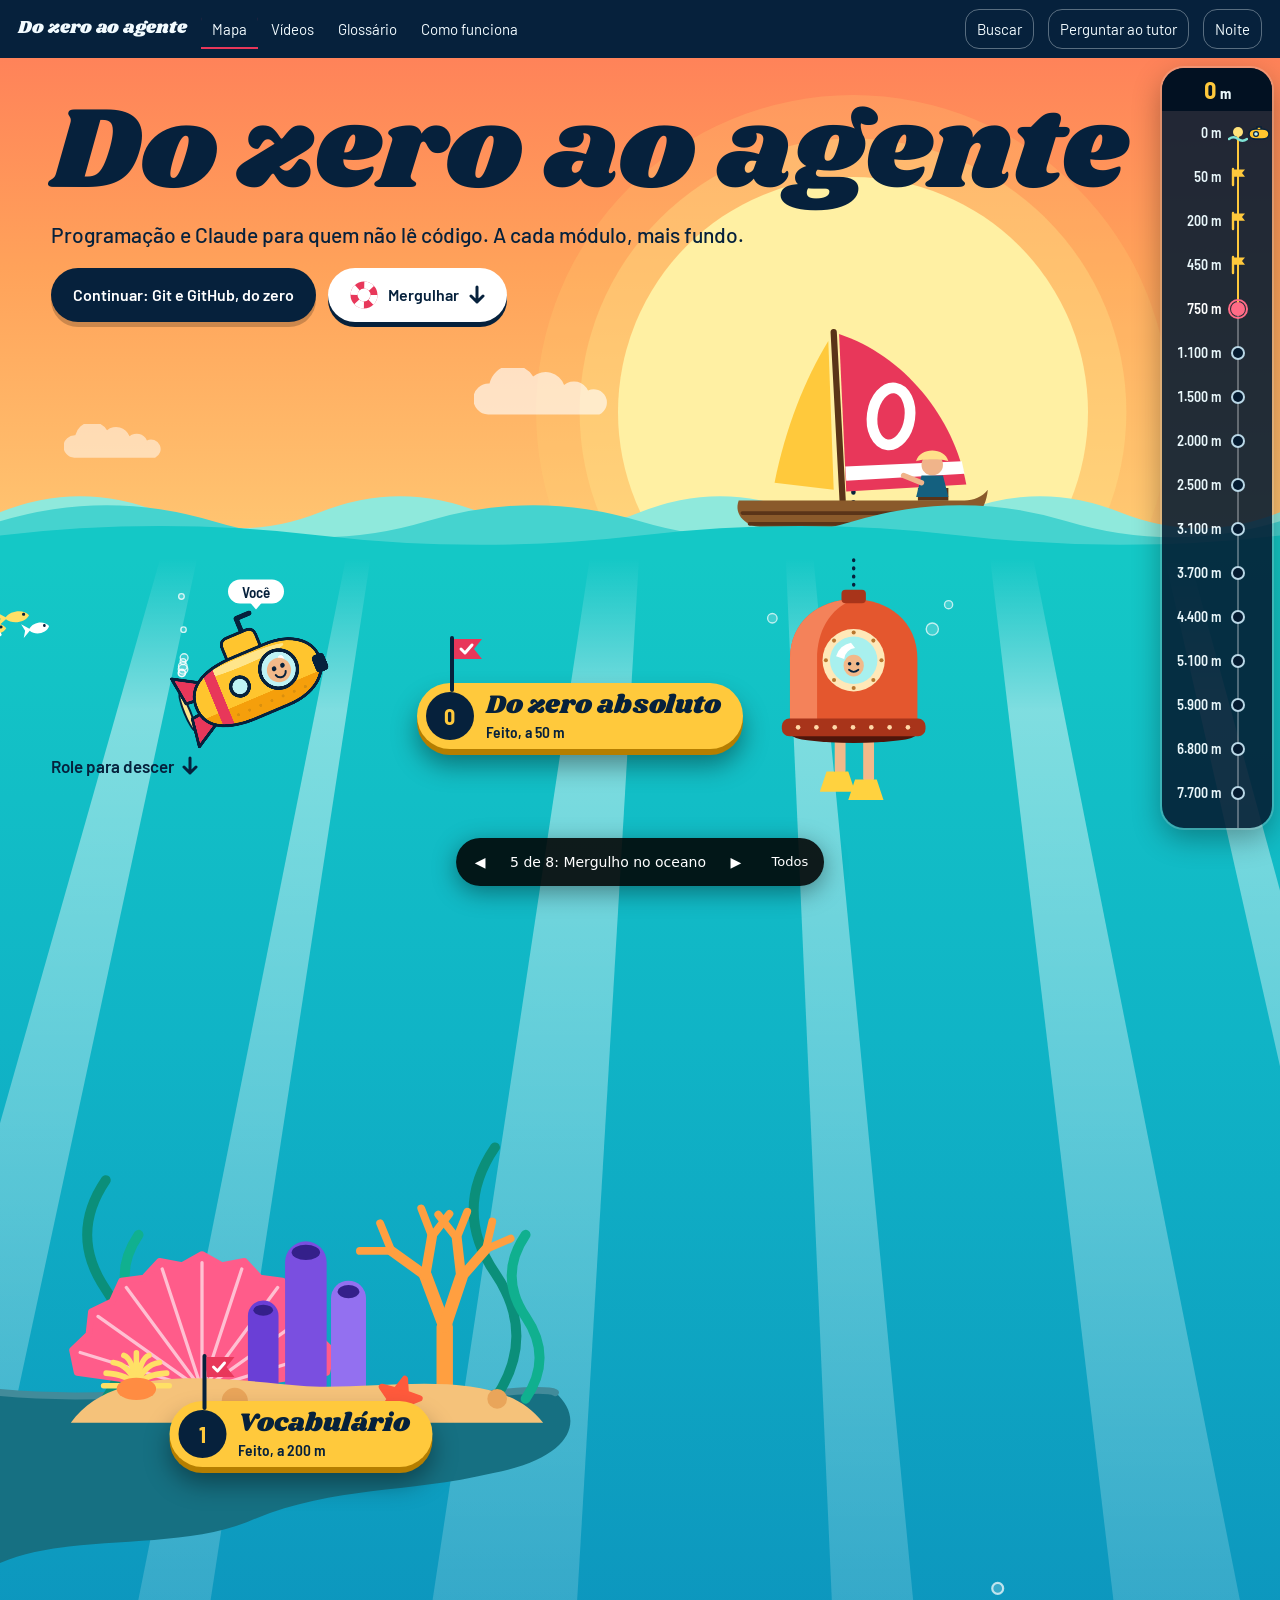
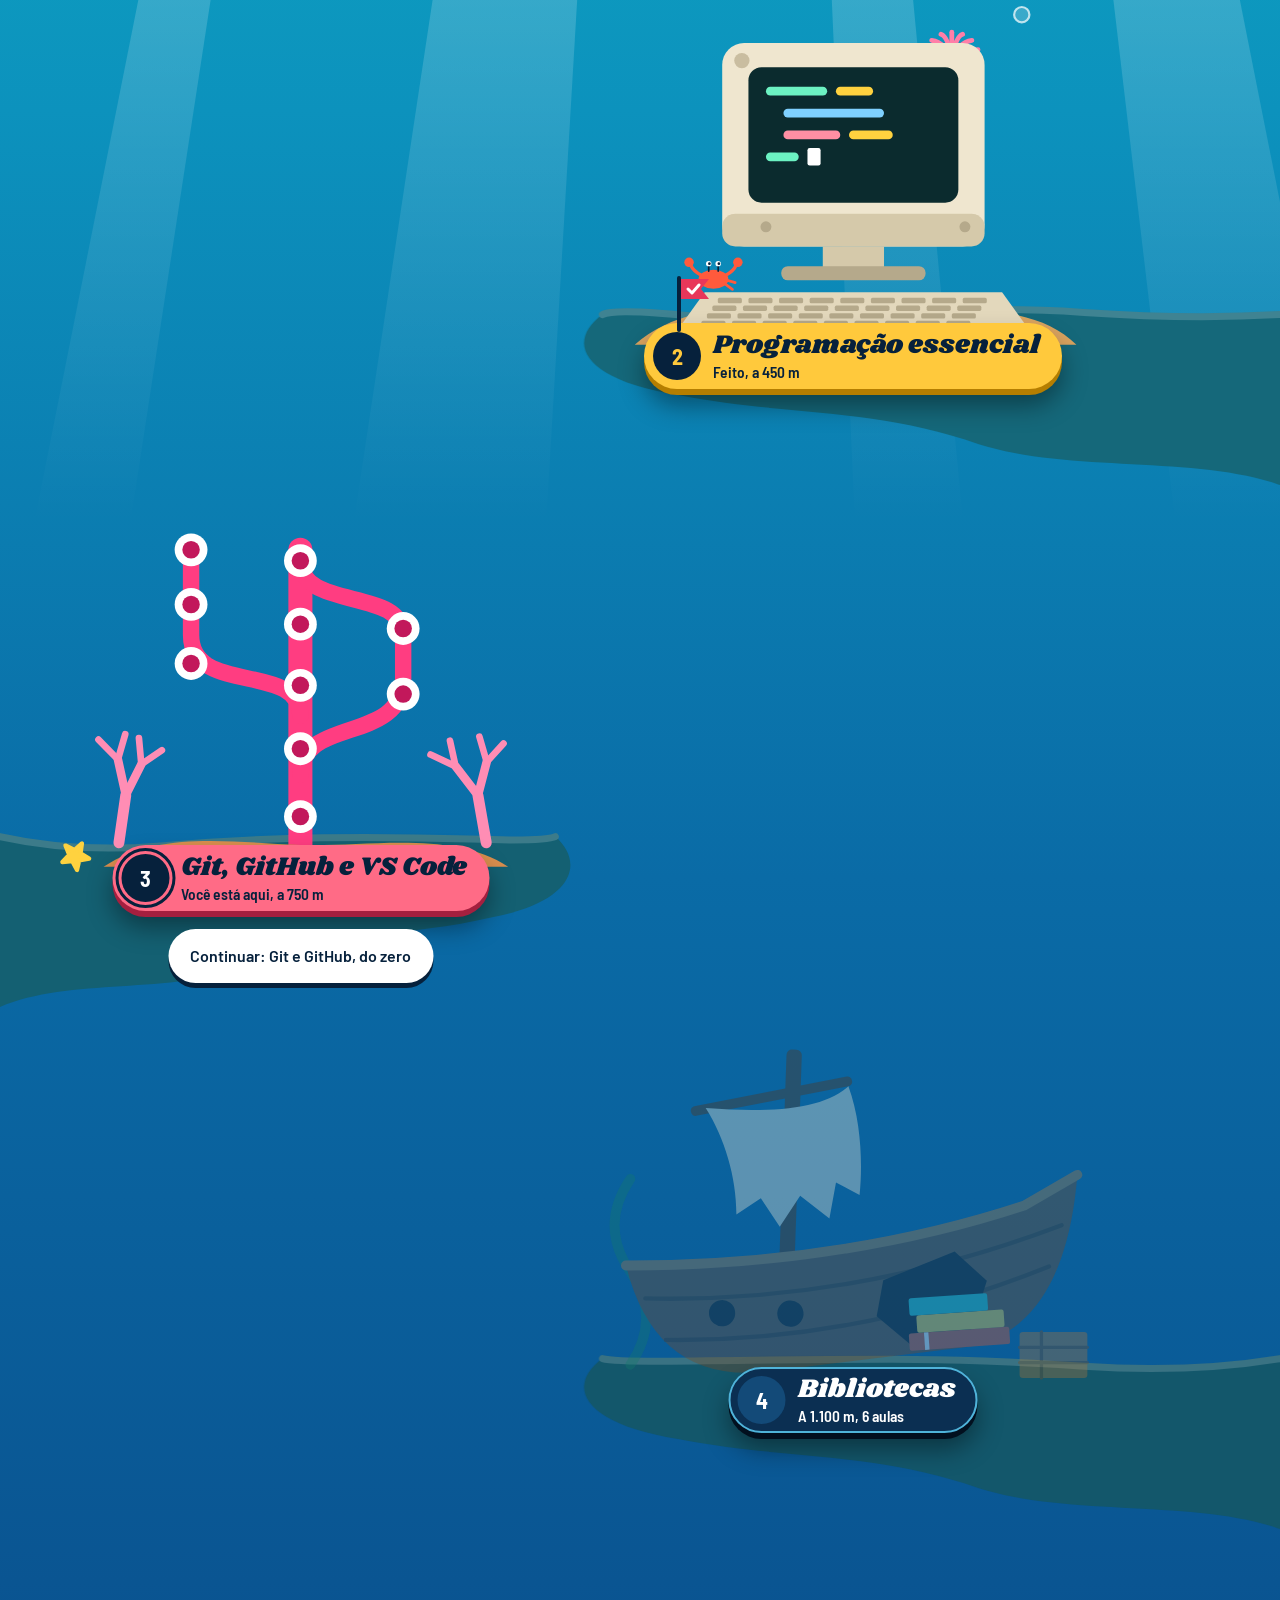
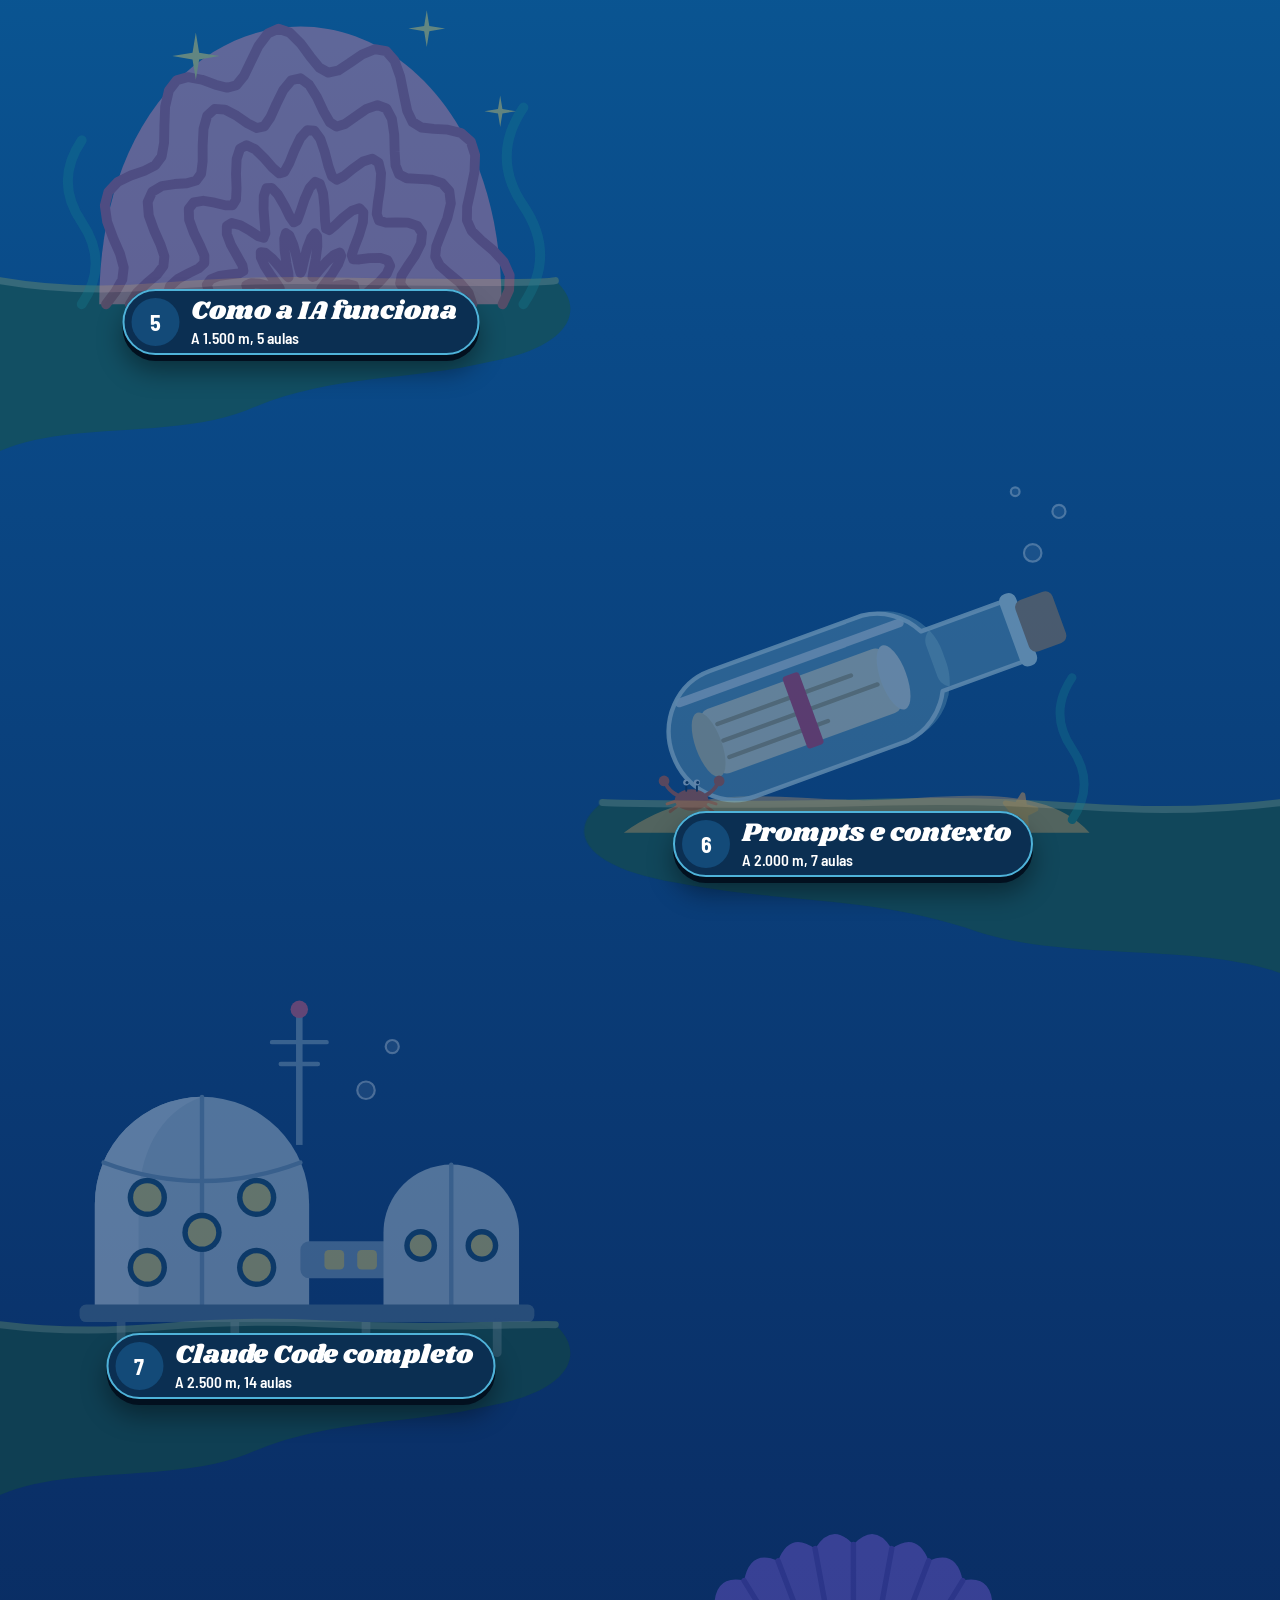
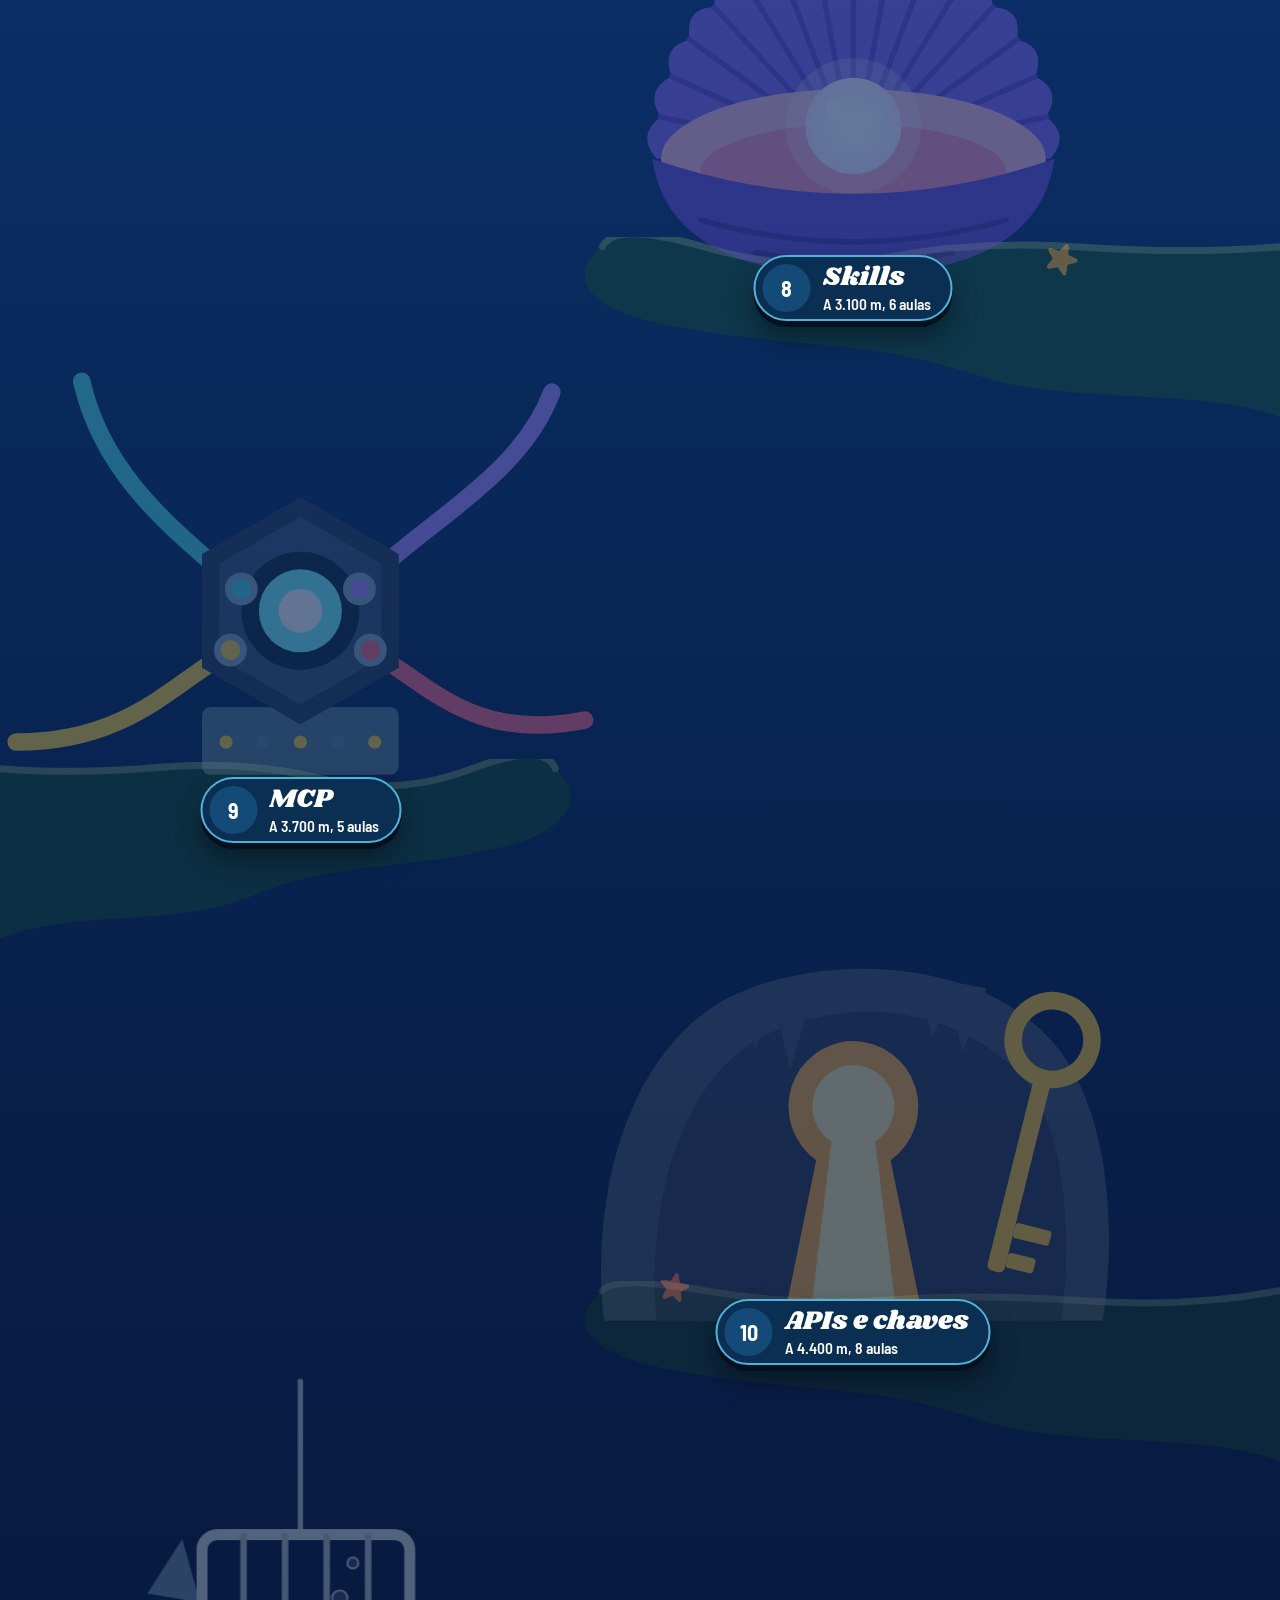
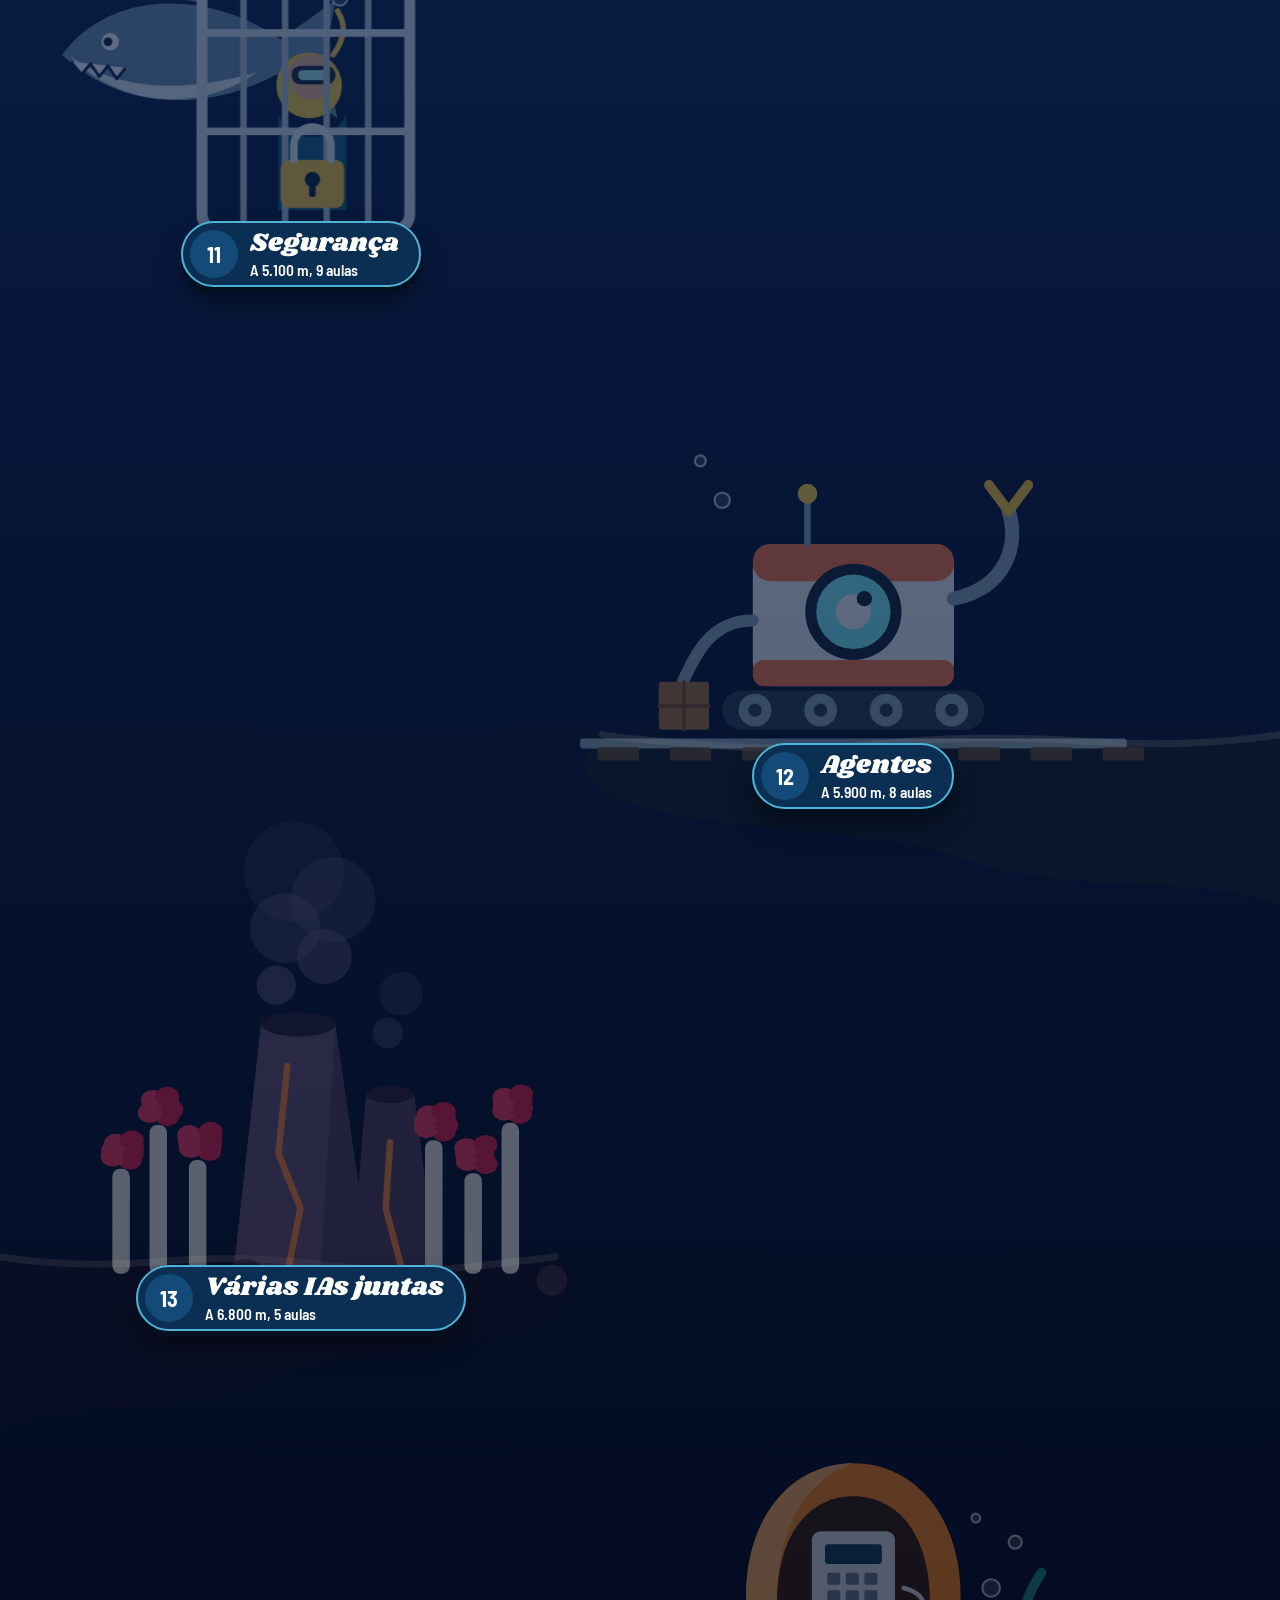
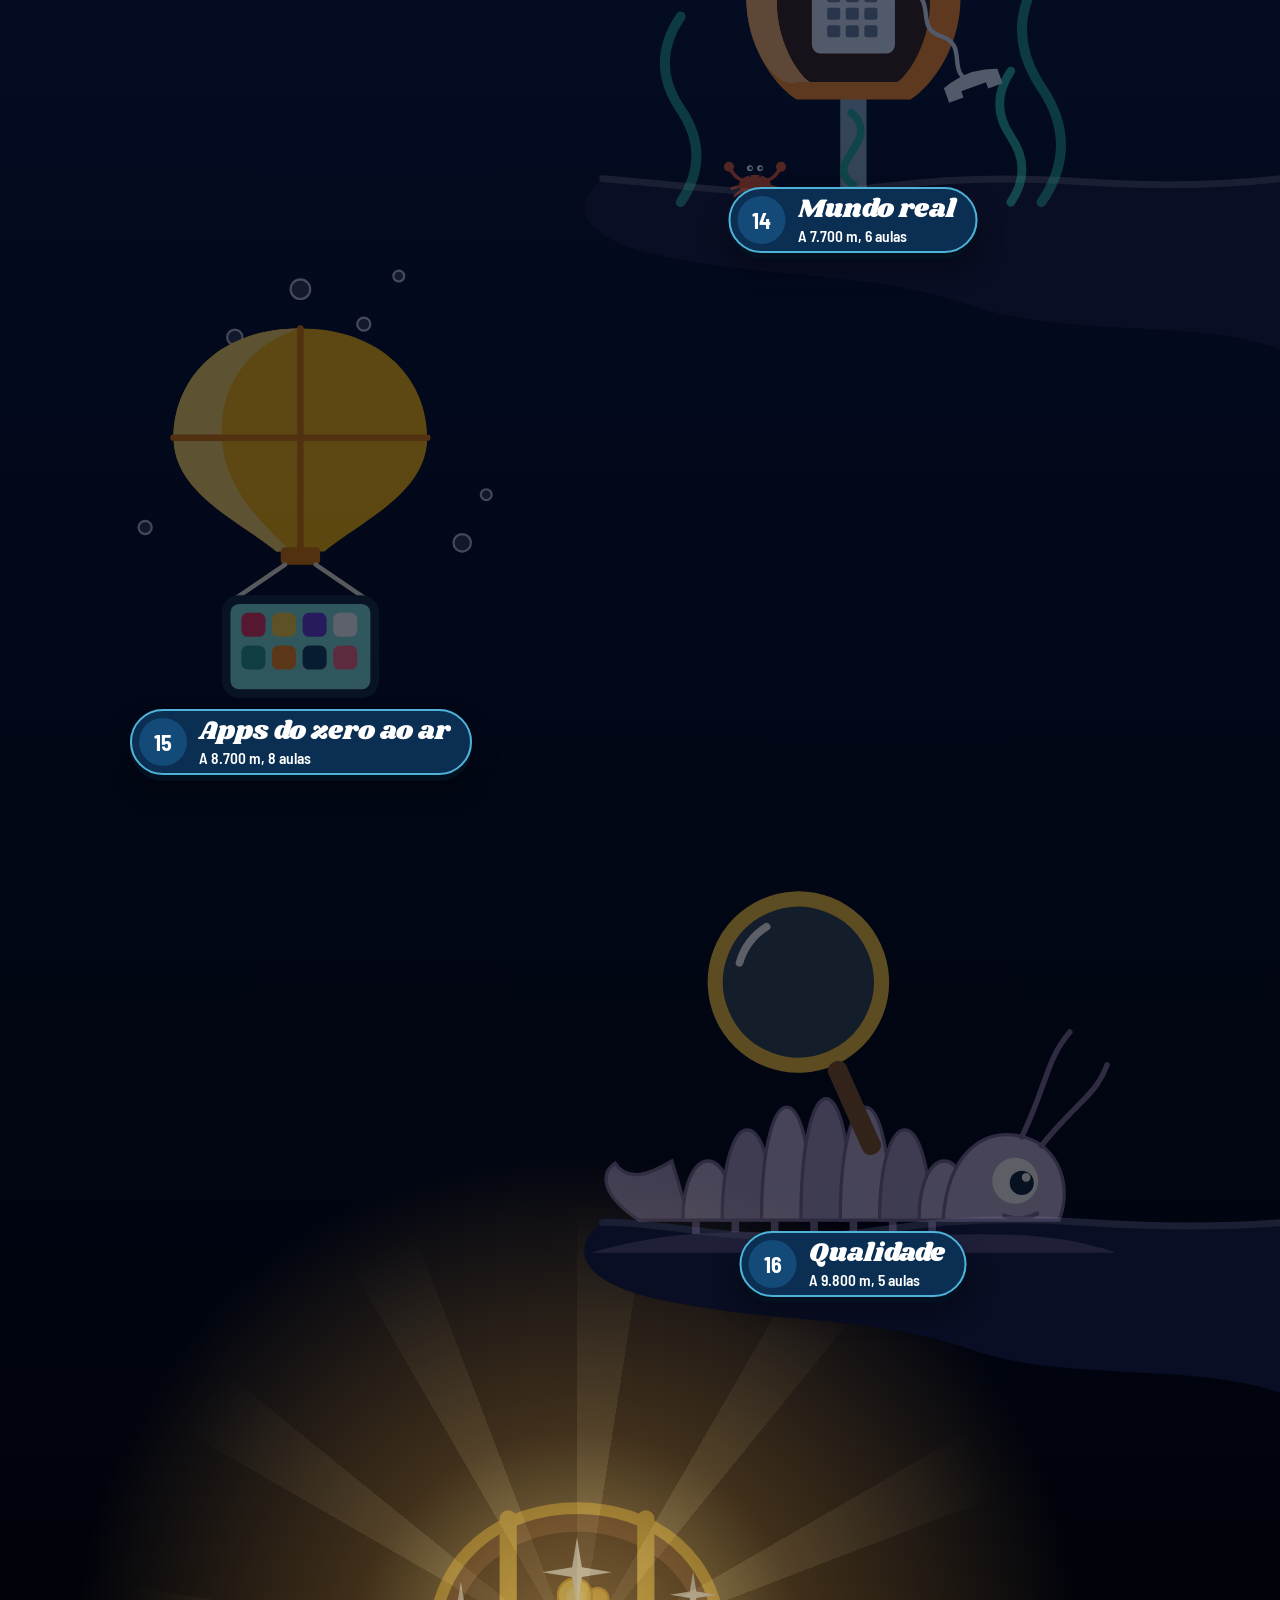
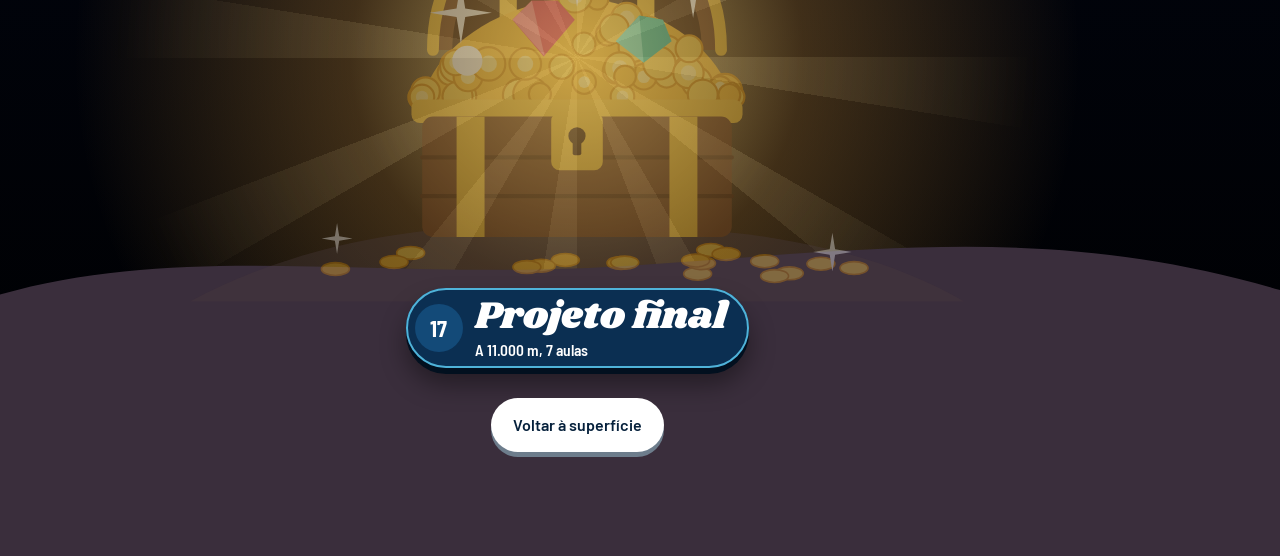
<file: temas/5-oceano.html>
<!doctype html>
<html lang="pt-BR" class="pre">
<head>
<meta charset="utf-8">
<meta name="viewport" content="width=device-width, initial-scale=1, viewport-fit=cover">
<title>Do zero ao agente: o mergulho</title>
<link rel="icon" href="data:image/svg+xml,%3Csvg xmlns='http://www.w3.org/2000/svg' viewBox='0 0 32 32'%3E%3Crect width='32' height='32' rx='8' fill='%2306213c'/%3E%3Cellipse cx='16' cy='19' rx='12' ry='7' fill='%23ffc52e'/%3E%3Crect x='12' y='8' width='8' height='7' rx='2' fill='%23ffc52e'/%3E%3Ccircle cx='20' cy='19' r='3.500' fill='%23bff3f5'/%3E%3C/svg%3E">
<link rel="preconnect" href="https://fonts.googleapis.com">
<link rel="preconnect" href="https://fonts.gstatic.com" crossorigin>
<link href="https://fonts.googleapis.com/css2?family=Barlow+Semi+Condensed:wght@500;600;700&family=Barlow:wght@400;500;600;700&family=Shrikhand&display=swap" rel="stylesheet">
<style>
:root{
 --marinho:#06213c;--sol:#ffc93c;--boia:#ff6b86;--espuma:#f2fbff;--tinta:#06213c;
 --k-topo-fundo:#06213c;--k-topo-texto:#f2fbff;--k-acento:#e8375a;--k-acento-texto:#fff;
 --k-painel-fundo:#06213c;--k-painel-texto:#f2fbff;--k-linha:#1f4a6e;
 --k-titulo:'Shrikhand',Georgia,serif;--k-texto:'Barlow',system-ui,sans-serif;--k-raio:14px;
 --k-leitura-fundo:#f3fbfa;--k-leitura-texto:#0a2a3f;--k-leitura-caixa:#d9f1ee;
 --k-leitura-fundo-noite:#061a2e;--k-leitura-texto-noite:#e8f4f8;--k-leitura-caixa-noite:#0e2c47;
 --med:126px;--marg:3vw;--ala:min(560px,41vw);--arte-h:calc(var(--ala)*.75);--passo:clamp(440px,58vh,540px);
 --o1:#8fe9dc;--o2:#45d3cf;--o3:#14c8c6;--jw:clamp(170px,min(21vw,36vh),300px);--e0w:min(calc(var(--ala)*.62),38vh);--fw:min(780px,calc(100vw - var(--med) - 24px),86vh);
 font-synthesis:none;
}
html[data-leitura="noite"]{--tinta:#fff3d6;--o1:#1c6d8c;--o2:#128096;--o3:#0d8a9e}
.k-marca,.k-painel h2,.k-aula h1,.k-aula h2,.k-caixa h3,.k-aula-barra strong{font-weight:400}
.k-aula{font-size:18.5px}
.k-troca{-webkit-backdrop-filter:none;backdrop-filter:none;background:#000000e0}
html{background:#ff9a5b;-webkit-text-size-adjust:100%}
html.fundo-preto{background:#000}
body{margin:0;font-family:var(--k-texto);color:var(--espuma);overflow-x:hidden;overflow-x:clip;-webkit-tap-highlight-color:transparent}
button{font-family:inherit}

/* Céu */
.ceu{position:relative;overflow:hidden;box-sizing:border-box;min-height:max(62vh,360px);padding:calc(var(--k-topo-h,58px) + clamp(14px,4vh,40px)) calc(var(--med) + 14px) 104px clamp(18px,4vw,60px);background:linear-gradient(#ff7a59,#ffa25a 48%,#ffc873);color:var(--tinta);transition:color .8s}
.ceu::before{content:"";position:absolute;inset:0;background:radial-gradient(1.5px 1.5px at 12% 22%,#fff,transparent),radial-gradient(2px 2px at 26% 12%,#fff,transparent),radial-gradient(1.5px 1.5px at 38% 38%,#fff,transparent),radial-gradient(2px 2px at 52% 16%,#fff,transparent),radial-gradient(1.5px 1.5px at 63% 30%,#fff,transparent),radial-gradient(2px 2px at 76% 14%,#fff,transparent),radial-gradient(1.5px 1.5px at 8% 52%,#fff,transparent),radial-gradient(1.5px 1.5px at 44% 58%,#fff,transparent),linear-gradient(#041230,#0b2c5c 60%,#17508a);opacity:0;transition:opacity .8s}
html[data-leitura="noite"] .ceu::before{opacity:1}
.sol{position:absolute;right:calc(var(--med) + var(--marg) + var(--ala)/2 - min(50vw,470px)/2);bottom:-16%;width:min(50vw,470px);aspect-ratio:1;border-radius:50%;background:#fff0a3;box-shadow:0 0 0 clamp(16px,3vw,44px) #ffe58a59,0 0 0 clamp(36px,6.4vw,96px) #ffdc7a33;animation:nascer 1.3s cubic-bezier(.2,.9,.3,1) both;transition:background .8s,box-shadow .8s}
html[data-leitura="noite"] .sol{background:#35588f;box-shadow:0 0 0 clamp(16px,3vw,44px) #ffffff12,0 0 0 clamp(36px,6.4vw,96px) #ffffff0a}
.nuvem{position:absolute;fill:#fff;opacity:.62;animation:deriva 70s linear infinite alternate}
.n1{top:66%;left:37%;width:clamp(90px,11vw,170px)}
.n2{top:76%;left:5%;width:clamp(70px,8vw,120px);animation-duration:95s;animation-direction:alternate-reverse;opacity:.5}
html[data-leitura="noite"] .nuvem{opacity:.12}
.pre .texto,.pre .jangada,.pre .medidor{visibility:hidden}
.texto{position:relative;z-index:5}
.titulo{margin:0;font:400 min(9.1vw,21vh)/1 var(--k-titulo);letter-spacing:-.005em}
.grupo{display:inline-block;white-space:nowrap}
.pal{display:inline-block}
.let{display:inline-block;animation:cair .8s cubic-bezier(.2,1.5,.35,1) both,boiar 6s ease-in-out infinite;animation-delay:calc(var(--i)*36ms),calc(1.1s + var(--i)*170ms)}
.frase{margin:.5em 0 0;max-width:38em;font-size:clamp(18px,1.65vw,24px);line-height:1.3;font-weight:500}
.acoes{display:flex;flex-wrap:wrap;gap:12px;margin-top:clamp(12px,2.2vh,22px)}
.bt{display:inline-flex;align-items:center;justify-content:center;gap:10px;min-height:54px;padding:0 22px;border:0;border-radius:30px;font:600 clamp(16px,1.25vw,18px)/1.1 var(--k-texto);cursor:pointer;transition:transform .14s,box-shadow .14s;touch-action:manipulation}
.bt:active{transform:translateY(3px)}
.bt-cont{background:var(--marinho);color:#fff;box-shadow:0 5px 0 #0003}
.bt-merg{background:#fff;color:var(--marinho);box-shadow:0 5px 0 var(--marinho)}
.bt-merg:active{box-shadow:0 2px 0 var(--marinho)}
.bt-merg svg{flex:none}
.boia-ic{transition:transform .5s}
.seta{animation:quica 1.5s ease-in-out infinite}
html[data-leitura="noite"] .bt-cont{background:var(--sol);color:var(--marinho)}
.ceu :focus-visible{outline:3px solid var(--tinta);outline-offset:3px}
.jangada{position:absolute;z-index:2;right:calc(var(--med) + var(--marg) + var(--ala)/2 - var(--jw)/2);bottom:clamp(2px,1vh,10px);width:var(--jw);transform-origin:50% 92%;animation:chegar 1.5s cubic-bezier(.2,.8,.3,1) both,balanco 5.2s ease-in-out 1.5s infinite}
.onda{position:absolute;left:0;bottom:-1px;width:200%;height:clamp(46px,8vh,78px);animation:vaga 20s linear infinite;pointer-events:none}
.onda path{transition:fill .8s}
.onda.o1{z-index:1;height:clamp(62px,10.5vh,104px);animation-duration:27s}
.onda.o2{z-index:2;height:clamp(50px,8.5vh,84px);animation-duration:17s;animation-direction:reverse}
.onda.o3{z-index:3;height:clamp(32px,5.2vh,52px);animation-duration:11s}

/* Oceano */
.oceano{position:relative;min-height:40vh;overflow:hidden;overflow:clip;background:linear-gradient(#14c8c6,#0a4785 30%,#061433 70%,#000)}
.oceano::before{content:"";position:absolute;inset:0 0 auto;height:1700px;background:linear-gradient(#041a3559,#041a35cc 16%,#041a3500);opacity:0;transition:opacity .8s;pointer-events:none}
html[data-leitura="noite"] .oceano::before{opacity:1}
.raios{position:absolute;inset:0 0 auto;height:min(1700px,200vh);overflow:hidden;pointer-events:none}
.raio{position:absolute;top:0;height:100%;left:var(--x);width:var(--l);background:linear-gradient(#fff0,#ffffff75 9%,#fff0 92%);clip-path:polygon(38% 0,62% 0,100% 100%,0 100%);transform:skewX(var(--s));transform-origin:50% 0;animation:raio var(--d) ease-in-out infinite alternate}
.convite{position:absolute;z-index:5;left:clamp(18px,4vw,60px);top:clamp(178px,22vh,206px);display:flex;align-items:center;gap:8px;color:var(--marinho);font-weight:600;font-size:17px;pointer-events:none}
html[data-leitura="noite"] .convite{color:#fff}
#estacoes{margin:0;padding:0;list-style:none}
.estacao{position:relative;height:var(--passo)}
.conj{position:absolute;top:0;width:var(--ala)}
.dir .conj{right:calc(var(--med) + var(--marg))}
.esq .conj{left:var(--marg)}
.alvo{display:block;position:relative;width:100%;padding:0;border:0;background:none;color:inherit;font:inherit;text-align:left;cursor:pointer;touch-action:manipulation;scroll-margin:110px 0 100px}
.arte{display:block;position:relative;z-index:1;transition:opacity .55s}
.arte svg{display:block;width:100%;height:auto;overflow:visible}
.futuro .arte{opacity:.36}
.futuro.perto .arte,.alvo:focus-visible .arte{opacity:1}
.oceano :focus-visible{outline:3px solid #fff;outline-offset:3px}
.alvo:focus-visible{outline:0}
.placa{position:absolute;z-index:5;left:50%;bottom:-9%;display:flex;align-items:center;gap:12px;box-sizing:border-box;width:max-content;max-width:100%;min-height:66px;padding:8px 22px 8px 9px;border-radius:40px;background:var(--pf);color:var(--pt);box-shadow:0 6px 0 var(--ps),0 16px 26px #0006;transform:translateX(-50%);transition:transform .14s,box-shadow .14s,outline-color .3s}
.alvo:active .placa{transform:translateX(-50%) translateY(4px);box-shadow:0 2px 0 var(--ps)}
.alvo:focus-visible .placa{outline:3px solid #fff;outline-offset:4px;box-shadow:0 6px 0 var(--ps),0 0 0 8px var(--marinho)}
.feito{--pf:var(--sol);--pt:var(--marinho);--ps:#b57e00;--nf:var(--marinho);--nt:var(--sol)}
.atual{--pf:var(--boia);--pt:var(--marinho);--ps:#a51f3f;--nf:var(--marinho);--nt:#fff}
.futuro{--pf:#0b2f52;--pt:#fff;--ps:#02101f;--nf:#134a78;--nt:#fff}
.futuro .placa{outline:2px solid #4fb3d9;outline-offset:-2px}
.futuro.perto .placa{outline-color:#c9f4ff}
.num{position:relative;flex:none;display:grid;place-items:center;width:48px;height:48px;border-radius:50%;background:var(--nf);color:var(--nt);font:700 22px/1 'Barlow Semi Condensed',var(--k-texto)}
.atual .num::after{content:"";position:absolute;inset:-6px;border-radius:50%;border:3px solid var(--marinho);animation:ping 1.8s ease-out infinite}
.nome{display:block;font:400 clamp(22px,2.05vw,29px)/1.1 var(--k-titulo);text-wrap:balance}
.meta{display:block;margin-top:3px;font:600 15.5px/1.2 'Barlow Semi Condensed',var(--k-texto)}
.bandeira{position:absolute;left:30px;bottom:calc(100% - 7px);width:38px;height:54px;overflow:visible;transform-origin:14% 100%;animation:tremula 3s ease-in-out infinite}
.sonar{position:absolute;z-index:1;left:50%;top:44%;width:96%;aspect-ratio:1;transform:translate(-50%,-50%);pointer-events:none}
.sonar i{position:absolute;inset:0;border-radius:50%;border:3px solid #fff;opacity:0;animation:sonar 3.2s ease-out infinite}
.sonar i:nth-child(2){animation-delay:1.06s}
.sonar i:nth-child(3){animation-delay:2.12s}
.estacao:not(.visivel) .num::after{animation-play-state:paused}
.anim{animation-play-state:paused!important}
.visivel .anim,.visivel .anim *{animation-play-state:running!important}
.anim *{animation-play-state:paused}
.luz .pisca,.oceano:not(.luz) .pisca2{opacity:.15}
.faisca{position:absolute;left:var(--x);top:var(--y);width:var(--t);aspect-ratio:1;margin:calc(var(--t)/-2) 0 0 calc(var(--t)/-2);background:var(--c,#fff);clip-path:polygon(50% 0,57% 43%,100% 50%,57% 57%,50% 100%,43% 57%,0 50%,43% 43%);animation:brilho 2.4s ease-in-out infinite}
.bt-aqui{position:absolute;z-index:5;left:50%;top:calc(109% + 18px);transform:translateX(-50%);width:max-content;max-width:calc(100vw - var(--med) - 16px);background:#fff;color:var(--marinho);box-shadow:0 5px 0 var(--marinho)}
.bt-aqui:active{transform:translateX(-50%) translateY(3px)}
.chao{position:absolute;z-index:1;top:calc(var(--arte-h)*.875);height:clamp(150px,20vh,210px);pointer-events:none}
.esq .chao{left:0;width:calc(var(--marg) + var(--ala)*1.02)}
.dir .chao{right:0;width:calc(var(--med) + var(--marg) + var(--ala)*1.02);transform:scaleX(-1)}
.chao svg{display:block;width:100%;height:100%}

/* Estação zero, pendurada na jangada */
.e0{height:calc(var(--passo)*.92)}
.e0 .conj{right:calc(var(--med) + var(--marg) + (var(--ala) - var(--e0w))/2);width:var(--e0w);top:6px}
.e0 .placa{left:auto;right:84%;bottom:24%;transform:none;max-width:none}
.e0 .alvo:active .placa{transform:translateY(4px)}

/* Tesouro */
.final{height:auto;padding-top:60px;padding-bottom:0}
.final .conj{position:relative;margin:0 auto;left:calc(var(--med)/-2);width:var(--fw)}
.final .placa{position:relative;left:auto;bottom:auto;margin:-14px auto 0;min-height:76px;transform:none}
.final .alvo:active .placa{transform:translateY(4px)}
.final .nome{font-size:clamp(28px,3vw,40px)}
.clarao{position:absolute;z-index:0;left:50%;top:40%;width:130%;aspect-ratio:1;transform:translate(-50%,-50%);border-radius:50%;background:radial-gradient(closest-side,#ffd97ab0,#ffb34740 45%,#ffb34700);pointer-events:none}
.giro{position:absolute;z-index:0;left:50%;top:40%;width:120%;aspect-ratio:1;margin:-60% 0 0 -60%;border-radius:50%;background:repeating-conic-gradient(#ffe9a826 0 9deg,#ffe9a800 9deg 30deg);-webkit-mask:radial-gradient(closest-side,#000 25%,#0000);mask:radial-gradient(closest-side,#000 25%,#0000);animation:gira 60s linear infinite;pointer-events:none}
.leito{position:absolute;z-index:1;left:0;bottom:0;width:100%;height:calc(170px + 19vh)}
.fim-acoes{position:relative;z-index:5;display:flex;justify-content:center;left:calc(var(--med)/-2);padding:30px 0 104px}
.bt-subir{background:#fff;color:var(--marinho);box-shadow:0 5px 0 #6d7d8c}

/* Medidor */
.medidor{position:fixed;z-index:10;right:8px;top:calc(var(--k-topo-h) + 10px);bottom:72px;max-height:886px;width:calc(var(--med) - 16px);display:flex;flex-direction:column;overflow:hidden;contain:layout paint;border-radius:22px;background:#041a30e0;box-shadow:0 0 0 2px #ffffff30,0 10px 30px #0005;color:#e9f7fb;font:600 14px/1 'Barlow Semi Condensed',var(--k-texto)}
.leitura{flex:none;display:flex;align-items:baseline;justify-content:center;gap:3px;padding:10px 4px 9px;background:#021122;color:var(--sol);font-size:24px;font-variant-numeric:tabular-nums;font-weight:700;white-space:nowrap}
.leitura small{font-size:15px;color:#e9f7fb}
.fita{position:relative;flex:1;min-height:0;margin:0;padding:0;list-style:none;overflow-y:auto;scrollbar-width:none;overscroll-behavior:contain}
.fita::-webkit-scrollbar{display:none}
.fita::before,.fita::after{content:"";position:absolute;right:33px;top:22px;width:2px}
.fita::before{height:calc(18*44px);background:#ffffff4d}
.fita::after{height:calc(4*44px);background:var(--sol)}
.marca{position:relative;z-index:1;display:flex;align-items:center;justify-content:flex-end;width:100%;height:44px;padding:0 24px 0 2px;gap:7px;border:0;background:none;color:inherit;font:inherit;font-variant-numeric:tabular-nums;white-space:nowrap;cursor:pointer;touch-action:manipulation}
.marca:focus-visible{outline-color:#fff;outline-offset:-3px}
.ic{flex:none;display:grid;place-items:center;width:20px;height:20px;border-radius:50%}
.m-futuro .ic::before{content:"";width:10px;height:10px;border-radius:50%;background:#041a30;box-shadow:0 0 0 2px #b9d7e6}
.m-atual .ic{position:relative}
.m-atual .ic::before{content:"";width:14px;height:14px;border-radius:50%;background:var(--boia)}
.m-atual .ic::after{content:"";position:absolute;inset:0;border-radius:50%;border:2px solid var(--boia);animation:ping 1.8s ease-out infinite}
.m-atual{color:#fff}
.m-feito .ic svg,.m-sup .ic svg,.m-fim .ic svg{display:block;width:20px;height:20px}
.ponteiro{position:absolute;z-index:2;right:1px;top:-7px;width:24px;height:15px;pointer-events:none;will-change:transform}
#dica{position:fixed;z-index:11;right:calc(var(--med) + 2px);max-width:300px;padding:9px 13px;border-radius:12px;background:var(--marinho);color:#fff;box-shadow:0 0 0 2px #ffffff40;font:500 16px/1.2 var(--k-texto);white-space:nowrap;pointer-events:none;opacity:0;transform:translateY(-50%);transition:opacity .12s}
#dica.on{opacity:1}
#fundo,#vida{position:fixed;left:0;top:0;pointer-events:none}
#fundo{z-index:0}
#vida{z-index:3}

@keyframes nascer{from{transform:translateY(34%)}to{transform:none}}
@keyframes deriva{from{transform:translateX(-5vw)}to{transform:translateX(7vw)}}
@keyframes cair{from{transform:translateY(-.9em) rotate(-14deg);opacity:0}to{transform:none;opacity:1}}
@keyframes boiar{0%,100%{transform:none}50%{transform:translateY(.05em) rotate(1.2deg)}}
@keyframes quica{0%,100%{transform:translateY(-2px)}50%{transform:translateY(4px)}}
@keyframes chegar{from{transform:translateX(34vw) rotate(5deg)}to{transform:none}}
@keyframes balanco{0%,100%{transform:rotate(-2.6deg) translateY(2px)}50%{transform:rotate(2.8deg) translateY(-5px)}}
@keyframes vaga{to{transform:translateX(-50%)}}
@keyframes raio{from{opacity:.28}to{opacity:.95}}
@keyframes ping{from{transform:scale(.8);opacity:1}to{transform:scale(1.5);opacity:0}}
@keyframes tremula{0%,100%{transform:rotate(-3deg)}50%{transform:rotate(3.5deg)}}
@keyframes sonar{from{transform:scale(.2);opacity:.9}to{transform:scale(1);opacity:0}}
@keyframes brilho{0%,100%{transform:scale(.25);opacity:.2}50%{transform:scale(1);opacity:1}}
@keyframes gira{to{transform:rotate(360deg)}}
.parado *,.parado::before{animation-play-state:paused!important}

@media (hover:hover){
 .bt:hover{transform:translateY(-2px)}
 .bt-aqui:hover{transform:translateX(-50%) translateY(-2px)}
 .bt-merg:hover .boia-ic{transform:rotate(180deg)}
 .marca:hover{background:#ffffff24}
 .alvo:hover .arte{opacity:1}
 .alvo:hover .placa{transform:translateX(-50%) translateY(-3px);box-shadow:0 9px 0 var(--ps),0 18px 28px #0006}
 .e0 .alvo:hover .placa,.final .alvo:hover .placa{transform:translateY(-3px)}
}

/* Tablet e celular */
@media (max-width:1180px){.frase{max-width:calc(100% - var(--jw)*.8)}}
@media (max-height:480px) and (min-width:761px){.titulo{font-size:16vh}.frase{margin-top:.2em;font-size:16px}.acoes{margin-top:8px}.bt{min-height:46px}.jangada{width:150px}}
@media (min-width:761px) and (max-width:859px){
 .e0 .placa{right:auto;left:50%;bottom:-36%;transform:translateX(-50%)}
 .e0 .alvo:hover .placa{transform:translateX(-50%) translateY(-3px)}
 .e0 .alvo:active .placa{transform:translateX(-50%) translateY(4px)}
 .e0{height:calc(var(--passo) + 30px)}
}
@media (max-width:760px){
 :root{--med:58px;--ala:min(340px,calc(100vw - var(--med) - 14px));--passo:calc(var(--ala)*.75 + 150px);--jw:clamp(128px,40vw,170px)}
 .ceu{padding:calc(var(--k-topo-h) + 14px) var(--med) calc(var(--jw)*.88 + 6px) 16px;min-height:0}
 .titulo{font-size:min(15.2vw,72px);line-height:1.02}
 .frase{font-size:18px;margin-top:.35em}
 .acoes{gap:10px;margin-top:12px}
 .bt{min-height:50px;padding:0 18px;font-size:16px}
 .sol{width:64vw;right:calc(var(--med) + (100vw - var(--med))/2 - 32vw);bottom:-14vw}
 .jangada{right:calc(var(--med) + (100vw - var(--med))/2 - var(--jw)/2)}
 .n1,.n2{display:none}
 .conj,.dir .conj,.esq .conj{left:calc((100vw - var(--med))/2 - var(--ala)/2);right:auto}
 .placa{position:relative;left:auto;bottom:auto;margin:-16px auto 0;transform:none;width:100%;min-height:68px}
 .alvo:active .placa{transform:translateY(4px)}
 .nome{font-size:24px}
 .chao{top:calc(var(--arte-h)*.82);height:150px}
 .esq .chao{width:92%}
 .dir .chao{width:92%}
 .e0{height:calc(var(--ala)*.5 + 190px)}
 .e0 .conj{left:calc((100vw - var(--med))/2 - var(--ala)/2);right:auto;width:var(--ala);top:0}
 .e0 .arte{width:56%;margin:0 auto}
 .alvo:hover .placa{transform:translateY(-3px)}
 .bt-aqui:hover{transform:translateY(-2px)}
 .e0 .placa{right:auto;bottom:auto;max-width:100%;margin-top:2px}
 .e0 .bandeira{left:auto;right:34px}
 .bt-aqui{position:relative;display:flex;left:auto;top:auto;transform:none;width:100%;box-sizing:border-box;margin-top:14px}
 .bt-aqui:active{transform:translateY(3px)}
 .e3{height:calc(var(--passo) + 62px)}
 .final{padding-top:30px}
 .final .conj{width:calc(100vw - var(--med) - 10px);left:calc(var(--med)/-2)}
 .final .placa{width:calc(100% - 20px)}
 .final .nome{font-size:30px}
 .convite{display:none}
 .frase{max-width:none}
 .medidor{right:5px;width:48px;border-radius:18px;bottom:calc(70px + env(safe-area-inset-bottom))}
 .leitura{flex-direction:column;align-items:center;gap:1px;padding:7px 0 6px;font-size:15px}
 .leitura small{font-size:12px}
 .fita::before,.fita::after{right:29px}
 .marca{justify-content:center;padding:0 16px 0 2px}
 .marca .nm{display:none}
 .ponteiro{right:1px;top:-6px;width:18px;height:12px}
 #dica{display:none}
}
@media (max-width:480px){.bt-cont,.bt-aqui{width:100%;box-sizing:border-box;padding:0 4px}}
@media (prefers-reduced-motion:reduce){
 *,*::before,*::after{animation:none!important;transition:none!important}
 .sonar i:first-child{opacity:.55;transform:scale(.85)}
}
</style>
</head>
<body>
<div class="ceu" id="ceu">
  <div class="sol" aria-hidden="true"></div>
  <svg class="nuvem n1" viewBox="0 0 200 70" aria-hidden="true"><path d="M20 66a22 22 0 0 1 2-44 34 34 0 0 1 62-10 28 28 0 0 1 44 12 22 22 0 0 1 34 8 18 18 0 0 1 16 34z"/></svg>
  <svg class="nuvem n2" viewBox="0 0 200 70" aria-hidden="true"><path d="M20 66a22 22 0 0 1 2-44 34 34 0 0 1 62-10 28 28 0 0 1 44 12 22 22 0 0 1 34 8 18 18 0 0 1 16 34z"/></svg>
  <div class="texto">
    <h1 class="titulo" id="titulo" aria-label="Do zero ao agente"></h1>
    <p class="frase">Programação e Claude para quem não lê código. A cada módulo, mais fundo.</p>
    <div class="acoes">
      <button class="bt bt-cont" id="continuar" type="button">Continuar: Git e GitHub, do zero</button>
      <button class="bt bt-merg" id="mergulhar" type="button">
        <svg class="boia-ic" width="28" height="28" viewBox="0 0 28 28" aria-hidden="true"><circle cx="14" cy="14" r="10" fill="none" stroke="#e8375a" stroke-width="7"/><circle cx="14" cy="14" r="10" fill="none" stroke="#fff" stroke-width="7" stroke-dasharray="8 7.7"/></svg>
        Mergulhar
        <svg class="seta" width="16" height="20" viewBox="0 0 16 20" aria-hidden="true"><path d="M8 2v15M2 11l6 6 6-6" fill="none" stroke="currentColor" stroke-width="3" stroke-linecap="round" stroke-linejoin="round"/></svg>
      </button>
    </div>
  </div>
  <svg class="jangada" viewBox="0 0 300 260" aria-hidden="true">
    <path d="M150 196V300" stroke="#06213c" stroke-width="5" stroke-dasharray="1 11" stroke-linecap="round"/>
    <path d="M128 18l10 188" stroke="#5a3418" stroke-width="7" stroke-linecap="round"/>
    <path d="M134 20C206 44 262 112 276 188L142 196z" fill="#e8375a"/>
    <path d="M141 168l130-6 3 14-132 8z" fill="#fff"/>
    <ellipse cx="192" cy="112" rx="21" ry="32" fill="none" stroke="#fff" stroke-width="12" transform="rotate(8 192 112)"/>
    <path d="M122 28C96 70 74 126 62 186l66 8z" fill="#ffc93c"/>
    <path d="M22 206h252c10 0 20-4 26-12-2 24-18 42-44 42H52c-22 0-36-14-30-30z" fill="#8a5a2b"/>
    <path d="M26 220h262M34 232h236" stroke="#5a3418" stroke-width="4" stroke-linecap="round"/>
    <path d="M222 206h34v-14h-34z" fill="#5a3418"/>
    <circle cx="238" cy="166" r="12" fill="#f0b48a"/><path d="M220 162c6-3 30-3 36 0-4-16-32-16-36 0z" fill="#ffe08a"/><path d="M226 178h24l6 24h-36z" fill="#14607f"/>
    <path d="M226 186l-20-8" stroke="#f0b48a" stroke-width="6" stroke-linecap="round"/>
  </svg>
</div>
<main class="oceano" id="oceano">
  <div class="raios" id="raios" aria-hidden="true"></div>
  <div class="convite" aria-hidden="true">Role para descer <svg class="seta" width="16" height="20" viewBox="0 0 16 20"><path d="M8 2v15M2 11l6 6 6-6" fill="none" stroke="currentColor" stroke-width="3" stroke-linecap="round" stroke-linejoin="round"/></svg></div>
  <ol id="estacoes"></ol>
</main>
<nav class="medidor" id="medidor" aria-label="Medidor de profundidade: escolha uma estação para descer até ela"></nav>
<div id="dica" aria-hidden="true"></div>
<canvas id="fundo" aria-hidden="true"></canvas>
<canvas id="vida" aria-hidden="true"></canvas>
<script src="dados.js"></script>
<script src="kit.js"></script>
<script>
Kit.iniciar({ id: '5-oceano' });
(function () {
 const { sin, cos, min, max, abs, PI, floor, ceil, round, hypot } = Math, TAU = PI * 2;
 const $ = (s, r = document) => r.querySelector(s);
 const clamp = (v, a, b) => v < a ? a : v > b ? b : v, lerp = (a, b, p) => a + (b - a) * p;
 const macio = p => p * p * (3 - 2 * p);
 const M = window.CURSO, N = M.length;
 const PROF = [50, 200, 450, 750, 1100, 1500, 2000, 2500, 3100, 3700, 4400, 5100, 5900, 6800, 7700, 8700, 9800, 11000];
 const metros = v => Math.round(v).toLocaleString('pt-BR');
 const calmo = matchMedia('(prefers-reduced-motion: reduce)');
 history.scrollRestoration = 'manual';
 const pc2 = CanvasRenderingContext2D.prototype; if (!pc2.roundRect) pc2.roundRect = function (x, y, w, h) { this.rect(x, y, w, h); };

 /* A luz da água, do turquesa ao preto. A mesma tabela pinta o fundo em CSS e as paredes no canvas. */
 const AGUA = [[0, '#14c8c6'], [.05, '#10b4c6'], [.12, '#0c92bd'], [.2, '#0a6ba6'], [.31, '#0a4a88'], [.43, '#0a3068'], [.55, '#08204b'], [.68, '#061433'], [.8, '#030a1e'], [.92, '#01040e'], [1, '#000000']];
 const rgb = h => [parseInt(h.slice(1, 3), 16), parseInt(h.slice(3, 5), 16), parseInt(h.slice(5, 7), 16)];
 const hex = c => '#' + c.map(v => clamp(round(v), 0, 255).toString(16).padStart(2, '0')).join('');
 const mistura = (a, b, p) => { const x = rgb(a), y = rgb(b); return hex(x.map((v, i) => lerp(v, y[i], p))); };
 const aguaEm = fr => {
  fr = clamp(fr, 0, 1);
  for (let i = 1; i < AGUA.length; i++) if (fr <= AGUA[i][0]) return mistura(AGUA[i - 1][1], AGUA[i][1], (fr - AGUA[i - 1][0]) / (AGUA[i][0] - AGUA[i - 1][0]));
  return '#000000';
 };
 const oceano = $('#oceano');
 oceano.style.background = 'linear-gradient(' + AGUA.map(([p, c]) => `${c} ${p * 100}%`).join(',') + ')';

 /* Pecinhas de desenho em SVG */
 let sem = 11;
 const rnd = () => (sem = sem * 16807 % 2147483647) / 2147483647;
 const f1 = n => round(n * 10) / 10;
 const C = (x, y, r, f, e = '') => `<circle cx="${x}" cy="${y}" r="${r}" fill="${f}" ${e}/>`;
 const O = (x, y, a, b, f, e = '') => `<ellipse cx="${x}" cy="${y}" rx="${a}" ry="${b}" fill="${f}" ${e}/>`;
 const Q = (x, y, w, h, f, r = 0, e = '') => `<rect x="${x}" y="${y}" width="${w}" height="${h}" rx="${r}" fill="${f}" ${e}/>`;
 const P = (d, f, e = '') => `<path d="${d}" fill="${f}" ${e}/>`;
 const L = (d, s, w, e = '') => `<path d="${d}" fill="none" stroke="${s}" stroke-width="${w}" stroke-linecap="round" stroke-linejoin="round" ${e}/>`;
 const G = (a, c) => `<g ${a}>${c}</g>`;
 const alga = (x, y, h, c, w = 9) => L(`M${x} ${y}q${f1(h * .17)} ${f1(-h / 4)} 0 ${f1(-h / 2)}t0 ${f1(-h / 2)}`, c, w);
 const bolhas = (...a) => a.map(([x, y, r]) => `<circle cx="${x}" cy="${y}" r="${r}" fill="#ffffff30" stroke="#ffffffb5" stroke-width="2"/>`).join('');
 const estrela = (x, y, r, c, g0 = 0) => { let d = ''; for (let i = 0; i < 10; i++) { const a = g0 + i * PI / 5 - PI / 2, q = i % 2 ? r * .42 : r; d += (i ? 'L' : 'M') + f1(x + cos(a) * q) + ' ' + f1(y + sin(a) * q); } return P(d + 'Z', c, `stroke="${c}" stroke-width="${f1(r * .3)}" stroke-linejoin="round"`); };
 const anemona = (x, y, r, c, c2) => { let s = ''; for (let i = 0; i < 9; i++) { const a = -PI + i * PI / 8; s += L(`M${x} ${y}q${f1(cos(a) * r * .3)} ${f1(sin(a) * r * .9)} ${f1(cos(a) * r)} ${f1(sin(a) * r)}`, c, f1(r * .17)); } return s + O(x, y + r * .1, r * .6, r * .34, c2); };
 const siri = (x, y, c, e = 1) => G(`transform="translate(${x} ${y}) scale(${e})"`, L('M-16 6l-12 9M-19 1l-13 4M16 6l12 9M19 1l13 4', c, 4) + L('M-18-6q-12-6-16-16M18-6q12-6 16-16', c, 5) + C(-36, -25, 7, c) + C(36, -25, 7, c) + O(0, 0, 22, 14, c) + L('M-7-12v-9M7-12v-9', '#06213c', 2.5) + C(-7, -23, 4, '#fff') + C(7, -23, 4, '#fff') + C(-6, -23, 2, '#06213c') + C(8, -23, 2, '#06213c'));
 const ramos = (x, y, a, l, w, n, c) => {
  if (!n) return '';
  const x2 = x + cos(a) * l, y2 = y + sin(a) * l, ab = .36 + rnd() * .3;
  return L(`M${f1(x)} ${f1(y)}L${f1(x2)} ${f1(y2)}`, c, f1(w)) + ramos(x2, y2, a - ab, l * .76, w * .78, n - 1, c) + ramos(x2, y2, a + ab * .9, l * .72, w * .78, n - 1, c);
 };
 const leque = (x, y, r, c, c2) => { let d = '', li = ''; for (let i = 0; i <= 18; i++) { const a = (-82 + i * 164 / 18) * PI / 180, q = r * (i % 2 ? 1 : .93); d += (i ? 'L' : 'M') + f1(x + sin(a) * q) + ' ' + f1(y - cos(a) * q); if (i % 2) li += `M${x} ${y}L${f1(x + sin(a) * q * .94)} ${f1(y - cos(a) * q * .94)}`; } return P(`M${x} ${y}L${d.slice(1)}Z`, c, `stroke="${c}" stroke-width="6" stroke-linejoin="round"`) + L(li, c2, 3); };

 const ARTE = [
  /* 0: sino de mergulho com pernas de fora */
  () => L('M240-90V52', '#06213c', 5, 'stroke-dasharray="1 11"') + 
   Q(212, 250, 16, 62, '#f2b98a', 8) + Q(254, 250, 16, 74, '#f2b98a', 8) + P('M200 306h32l10 30h-52z', '#ffd23f') + P('M242 318h32l10 30h-52z', '#ffd23f') +
   P('M146 240V140C146 84 190 52 240 52S334 84 334 140V240Z', '#e4572e') + P('M146 240V140C146 84 190 52 240 52 204 66 186 100 186 140V240Z', '#f4825a') +
   O(240, 252, 92, 12, '#4f150a') + Q(134, 228, 212, 26, '#a8341a', 11) + Q(222, 38, 36, 20, '#a8341a', 6) +
   C(240, 142, 46, '#ffe8b8') + C(240, 142, 35, '#a8f0ee') + P('M214 136a28 28 0 0 1 22-20l6 8a18 18 0 0 0-16 16z', '#fff') +
   [0, 1, 2, 3, 4, 5, 6, 7].map(i => C(f1(240 + cos(i * PI / 4) * 41), f1(142 + sin(i * PI / 4) * 41), 3, '#b9772f')).join('') +
   O(240, 150, 15, 16, '#f2b98a') + C(234, 147, 2.6, '#06213c') + C(246, 147, 2.6, '#06213c') + L('M233 156q7 6 14 0', '#06213c', 2.5) +
   [0, 1, 2, 3, 4, 5, 6].map(i => C(158 + i * 27, 241, 3.4, '#ffd8a8')).join('') + bolhas([356, 96, 9], [380, 60, 6], [120, 80, 7]),
  /* 1: recife */
  () => { sem = 21; return alga(62, 330, 200, '#0b8f7a') + alga(92, 330, 150, '#10b08f') + alga(418, 330, 230, '#0b8f7a') + alga(446, 330, 150, '#10b08f') +
   leque(150, 322, 124, '#ff5c8a', '#ffc0d2') + ramos(372, 330, -PI / 2, 66, 15, 4, '#ff9f40') +
   Q(226, 186, 38, 150, '#7a4fe0', 19) + O(245, 196, 13, 7, '#34208a') + Q(268, 222, 32, 116, '#9370f0', 16) + O(284, 232, 10, 6, '#34208a') + Q(192, 240, 28, 96, '#6a3fd6', 14) + O(206, 249, 9, 5, '#34208a') +
   P('M30 352C70 296 170 312 240 318S420 296 462 352Z', '#f5c27a') + anemona(90, 318, 30, '#ffe066', '#ff8c42') + estrela(330, 330, 19, '#ff5a3c', .3) + C(180, 332, 12, '#e9a55a') + C(420, 330, 9, '#e9a55a'); },
  /* 2: computador antigo no fundo */
  () => P('M40 352C90 306 180 318 240 320S400 306 444 352Z', '#d9a35f') + anemona(330, 92, 26, '#ff7fa8', '#d6336c') +
   Q(120, 76, 240, 186, '#efe6cf', 20) + Q(120, 232, 240, 30, '#d5c9aa', 12) + Q(144, 98, 192, 124, '#0b2b2e', 12) +
   Q(160, 116, 56, 8, '#6cf2c2', 4) + Q(224, 116, 34, 8, '#ffd23f', 4) + Q(176, 136, 92, 8, '#7fd1ff', 4) + Q(176, 156, 52, 8, '#ff8fa3', 4) + Q(236, 156, 40, 8, '#ffd23f', 4) + Q(160, 176, 30, 8, '#6cf2c2', 4) + G('class="pisca"', Q(198, 172, 12, 16, '#fff', 2)) +
   Q(212, 262, 56, 22, '#d5c9aa') + Q(174, 280, 132, 13, '#b5a98b', 6) + C(138, 92, 7, '#c9bda0') + C(160, 244, 5, '#b5a98b') + C(342, 244, 5, '#b5a98b') +
   P('M104 304H376L402 340H78Z', '#e3d8bc') + [0, 1, 2, 3].map(r => [0, 1, 2, 3, 4, 5, 6, 7, 8].map(i => Q(116 + i * 28 - r * 5, 309 + r * 7, 22, 5, '#b5a98b', 1.5)).join('')).join('') +
   siri(112, 292, '#ff5a3c', .62) + bolhas([394, 50, 7], [372, 26, 5]),
  /* 3: coral em forma de ramificação do Git */
  () => { sem = 5; const c = '#ff3d81', nos = [[240, 306], [240, 244], [240, 186], [240, 130], [240, 72], [334, 194], [334, 134], [140, 166], [140, 112], [140, 62]]; return ramos(74, 330, -PI / 2.2, 44, 10, 3, '#ff8db4') + ramos(410, 330, -PI / 1.8, 44, 10, 3, '#ff8db4') +
   L('M240 346V62', c, 22) + L('M240 268C240 214 334 240 334 180V140C334 96 240 118 240 72', c, 15) + L('M240 214C240 164 140 196 140 140V58', c, 15) +
   nos.map(([x, y]) => C(x, y, 15, '#fff') + C(x, y, 8, '#c2185b')).join('') + P('M60 352C110 318 180 330 240 332S380 318 430 352Z', '#d98e4e') + estrela(34, 342, 13, '#ffd23f', .5); },
  /* 4: naufrágio com a carga de livros */
  () => alga(36, 330, 170, '#157a6e') + G('transform="rotate(-7 240 260)"', Q(170, 34, 14, 230, '#5a3418', 5, 'transform="rotate(9 177 264)"') + Q(112, 72, 150, 9, '#5a3418', 4, 'transform="rotate(-4 187 76)"') +
   P('M126 80C186 92 232 94 258 76 266 110 262 150 256 176L236 162 226 194 202 170 180 196 166 168 142 180C146 146 140 110 126 80Z', '#efe8d4') +
   P('M36 214Q50 324 150 326H340Q428 318 456 182L404 204Q232 238 36 214Z', '#7a4a25') + L('M50 246Q240 274 436 226M64 286Q240 310 420 262', '#5a3418', 4) + L('M36 214Q232 238 404 204L456 182', '#b07a42', 9) +
   C(118, 268, 12, '#22130a') + C(180, 276, 12, '#22130a') + P('M268 256L336 238 362 268 342 312 286 318 258 288Z', '#22130a')) +
   G('transform="rotate(-4 340 320)"', Q(292, 298, 92, 16, '#e4572e', 2) + Q(300, 282, 80, 16, '#ffd23f', 2) + Q(294, 266, 72, 16, '#35c9c1', 2) + Q(306, 298, 4, 16, '#fff')) + Q(392, 300, 62, 42, '#a8743c', 3) + L('M392 314h62M392 328h62M412 300v42', '#7a4f26', 3),
  /* 5: coral-cérebro */
  () => { let s = P('M56 346C56 178 150 92 240 92S424 178 424 346Z', '#f58ba8'); for (let r = 0; r < 5; r++) { const R = 156 - r * 31; let d = ''; for (let i = 0; i <= 60; i++) { const a = PI + PI * i / 60, q = R + (r % 2 ? 1 : -1) * 13 * sin(i * .62 + r * 2); d += (i ? 'L' : 'M') + f1(240 + cos(a) * q * 1.14) + ' ' + f1(346 + sin(a) * q * 1.5); } s += L(d, '#c84c73', 9); } return alga(40, 346, 150, '#157a8e') + alga(444, 346, 180, '#157a8e') + s; },
  /* 6: mensagem na garrafa */
  () => P('M30 352C90 306 170 320 240 322S410 300 456 352Z', '#c79a68') + G('transform="rotate(-20 240 220)"', Q(64, 160, 264, 122, '#c6f6f2', 56, 'opacity=".5"') + Q(316, 192, 88, 58, '#c6f6f2', 14, 'opacity=".5"') + Q(392, 186, 16, 70, '#e8fffd', 7) + Q(404, 196, 36, 50, '#b98550', 7) +
   Q(98, 192, 180, 62, '#fff2cc', 10) + O(98, 223, 12, 31, '#ecd9a6') + O(278, 223, 12, 31, '#fffaea') + L('M112 208h130M112 224h150M112 240h96', '#c9ad72', 4) + Q(182, 188, 16, 70, '#e8375a', 3) + L('M86 178H300', '#fff', 8, 'opacity=".85"') + L('M64 221a58 61 0 0 1 58-61H270a58 61 0 0 1 46 32h76M392 250H316a58 61 0 0 1-46 32H122a58 61 0 0 1-58-61', '#eafffd', 4, 'opacity=".9"')) +
   siri(92, 322, '#e4572e', .7) + estrela(392, 332, 15, '#ffa94d', .2) + alga(440, 340, 130, '#157a8e', 8) + bolhas([404, 96, 8], [428, 58, 6], [388, 40, 4]),
  /* 7: base de pesquisa */
  () => Q(236, 40, 6, 120, '#8fa9bf') + L('M214 66h50M222 86h34', '#8fa9bf', 4) + G('class="pisca"', C(239, 36, 8, '#ff5c7a')) +
   P('M52 312V214A98 98 0 0 1 248 214V312Z', '#cfdde6') + P('M52 312V214A98 98 0 0 1 150 116C110 130 92 170 92 214V312Z', '#e9f1f5') + L('M150 116V312M60 176Q150 210 240 176', '#8fa9bf', 4) +
   Q(240, 248, 90, 34, '#8fa9bf', 8) + P('M316 312V240A62 62 0 0 1 440 240V312Z', '#cfdde6') + L('M378 178V312', '#8fa9bf', 4) +
   [[100, 208], [150, 240], [200, 208], [100, 272], [200, 272]].map(([x, y]) => C(x, y, 18, '#14445e') + C(x, y, 13, '#ffe066')).join('') + [[350, 252], [406, 252]].map(([x, y]) => C(x, y, 15, '#14445e') + C(x, y, 10, '#ffe066')).join('') +
   Q(38, 306, 416, 16, '#5d7a90', 6) + L('M76 322v28M180 322v28M300 322v28M420 322v28', '#5d7a90', 8) + Q(262, 256, 18, 18, '#ffe066', 4) + Q(292, 256, 18, 18, '#ffe066', 4) + bolhas([300, 110, 8], [324, 70, 6]),
  /* 8: ostra gigante com pérola */
  () => { let d = 'M60 244', li = ''; for (let i = 1; i <= 16; i++) { const a = PI + PI * i / 16, x = 240 + cos(a) * 180, y = 244 + sin(a) * 196; d += `Q${f1(240 + cos(a - PI / 32) * 200)} ${f1(244 + sin(a - PI / 32) * 218)} ${f1(x)} ${f1(y)}`; if (i < 16) li += `M240 244L${f1(x)} ${f1(y)}`; } return C(150, 318, 12, '#3f4e66') + P(d + 'Z', '#8a63e8') + L(li, '#6a44c9', 5) + O(240, 244, 176, 64, '#ffb7cf') + O(240, 256, 140, 44, '#ff8fb3') +
   `<radialGradient id="pe"><stop offset=".3" stop-color="#fff"/><stop offset="1" stop-color="#ffe8fb"/></radialGradient>` + C(240, 214, 62, '#fff', 'opacity=".22"') + C(240, 214, 44, 'url(#pe)') + C(224, 198, 9, '#fff') + P('M56 244Q70 348 240 352 410 348 424 244 240 308 56 244Z', '#6d48cf') + L('M100 300Q240 340 380 300M150 330Q240 346 330 330', '#5433ad', 5) + estrela(430, 336, 13, '#ff9f40', .4); },
  /* 9: caixa de junção dos cabos */
  () => L('M-20 300C80 300 120 250 176 216', '#ffd23f', 16) + L('M500 280C400 300 360 250 304 216', '#ff6b86', 16) + L('M40-30C60 60 130 110 186 160', '#4ed8e0', 16) + L('M470-20C440 60 350 100 294 160', '#b18cff', 16) +
   Q(150, 268, 180, 62, '#5d7a90', 8) + P('M240 76L330 128V232L240 284 150 232V128Z', '#2a3f58') + P('M240 94L314 137V223L240 266 166 223V137Z', '#3d5874') + C(240, 180, 54, '#16283c') + C(240, 180, 38, '#7ff6ff') + C(240, 180, 20, '#fff') +
   [[176, 216, '#ffd23f'], [304, 216, '#ff6b86'], [186, 160, '#4ed8e0'], [294, 160, '#b18cff']].map(([x, y, c]) => C(x, y, 15, '#8fa9bf') + C(x, y, 9, c)).join('') + [172, 206, 240, 274, 308].map((x, i) => G(`class="pisca${i % 2 ? 2 : ''}"`, C(x, 300, 6, i % 2 ? '#7ff6ff' : '#ffd23f'))).join(''),
  /* 10: caverna em forma de fechadura */
  () => P('M12 352C-2 240 34 92 140 50 230 14 354 26 416 90 478 152 480 280 468 352Z', '#46566e') + P('M60 352C50 250 80 130 160 90 250 50 340 70 396 130 436 180 440 280 430 352Z', '#34425a') + P('M140 50l10 54 18-44 14 62 22-74zM300 36l12 58 16-40 12 52 22-58z', '#46566e') +
   P('M240 96a60 60 0 0 1 34 109L304 352H176L206 205A60 60 0 0 1 240 96Z', '#ffb547') + P('M240 118a38 38 0 0 1 20 70L280 352H200L220 188A38 38 0 0 1 240 118Z', '#fff0b0') +
   G('transform="rotate(14 396 200)"', C(396, 92, 36, 'none', 'stroke="#ffc93c" stroke-width="16"') + Q(388, 124, 16, 186, '#ffc93c', 5) + Q(404, 262, 34, 14, '#ffc93c', 3) + Q(404, 290, 26, 14, '#ffc93c', 3)) + C(100, 330, 14, '#34425a') + estrela(76, 322, 12, '#ff7a59', .2),
  /* 11: gaiola de mergulho com tubarão */
  () => L('M240-70V70', '#b8c6d1', 5) + P('M36 210C80 150 170 150 236 196L286 160 276 214 288 268 232 228C170 262 90 262 36 210Z', '#6f8fa8', 'transform="translate(-14 -30)"') + P('M28 180C70 212 130 216 200 196 150 232 76 230 28 180Z', '#e6eef2') + P('M100 124L132 74 148 132Z', '#6f8fa8') + C(66, 168, 8, '#fff') + C(64, 168, 4, '#06213c') + P('M30 186l10 12 8-10 8 12 8-10 8 12 8-10', '#fff', 'stroke="#06213c" stroke-width="2.5" stroke-linejoin="round"') +
   O(248, 208, 30, 30, '#ffd23f') + C(250, 200, 21, '#f2b98a') + Q(232, 190, 40, 17, '#16283c', 8) + Q(238, 194, 28, 9, '#a8f0ee', 4) + P('M220 234C230 262 272 262 282 234V322H220Z', '#14607f') + L('M270 180q16-22 4-40', '#ffd23f', 5) + bolhas([276, 128, 7], [288, 96, 5]) +
   Q(150, 70, 190, 270, 'none', 14, 'stroke="#d9e3ea" stroke-width="10"') + [188, 226, 264, 302].map(x => L(`M${x} 72V338`, '#b8c6d1', 6)).join('') + L('M152 160H338M152 250H338', '#d9e3ea', 7) +
   Q(222, 276, 58, 44, '#ffc93c', 8) + L('M234 276v-13a17 17 0 0 1 34 0v13', '#e9eef2', 7) + C(251, 294, 7, '#06213c') + Q(248, 296, 6, 14, '#06213c', 2),
  /* 12: robozinho no trilho */
  () => Q(-10, 328, 500, 9, '#8fa9bf', 3) + [0, 1, 2, 3, 4, 5, 6, 7].map(i => Q(6 + i * 66, 336, 38, 12, '#5d4a3a', 2)).join('') +
   Q(120, 284, 240, 36, '#2a3f58', 18) + [0, 1, 2, 3].map(i => C(150 + i * 60, 302, 15, '#8fa9bf') + C(150 + i * 60, 302, 6, '#2a3f58')).join('') +
   Q(148, 150, 184, 130, '#f2f6f8', 22) + Q(148, 150, 184, 34, '#ff7a45', 16) + Q(148, 256, 184, 24, '#ff7a45', 10) + C(240, 212, 44, '#16283c') + C(240, 212, 34, '#7ff6ff') + C(240, 212, 16, '#fff') + C(250, 200, 7, '#16283c') +
   L('M198 150V110', '#8fa9bf', 6) + G('class="pisca"', C(198, 104, 9, '#ffd23f')) + L('M332 200C380 190 392 150 382 120', '#8fa9bf', 13) + L('M382 120l-18-24M382 120l18-24', '#ffc93c', 9) + L('M148 220C110 220 96 250 84 276', '#8fa9bf', 11) + Q(62, 276, 46, 44, '#a8743c', 3) + L('M62 298h46M85 276v44', '#7a4f26', 3) + bolhas([120, 110, 7], [100, 74, 5]),
  /* 13: fumarolas com vermes-tubo */
  () => { sem = 31; let t = ''; [[76, 340, 96], [110, 340, 136], [146, 340, 104], [362, 340, 122], [398, 340, 92], [432, 340, 138]].forEach(([x, y, h]) => { for (let i = 0; i < 7; i++) t += O(x + (i % 2 ? -8 : 8) + rnd() * 4, y - h - 8 - i * 3, 11, 9, i % 2 ? '#ff3d5e' : '#e8214a'); t += Q(x - 8, y - h, 16, h, '#f4f1e6', 7); }); return [0, 1, 2, 3, 4].map(i => C(236 + (i % 2 ? 22 : -18) + i * 4, 76 - i * 26, 18 + i * 7, '#7d7188', `opacity="${.55 - i * .08}"`)).join('') + C(320, 120, 14, '#7d7188', 'opacity=".4"') + C(332, 84, 20, '#7d7188', 'opacity=".28"') +
   P('M178 346L204 112H272L306 346Z', '#54425c') + P('M204 112H272L258 346H178Z', '#6a5574') + P('M286 346L300 176H344L366 346Z', '#54425c') + L('M228 150L220 230 240 280 228 340M322 220L318 280 334 340', '#ff8a3c', 6) + O(238, 112, 34, 11, '#2c2030') + O(322, 176, 22, 8, '#2c2030') + t + C(190, 342, 16, '#3a2f42') + C(470, 346, 14, '#3a2f42'); },
  /* 14: orelhão */
  () => alga(82, 346, 170, '#1f8f7f') + alga(412, 346, 210, '#1f8f7f') + alga(384, 346, 120, '#28ab96', 8) + Q(228, 200, 24, 146, '#8fa9bf', 4) + L('M240 330c-30-20 28-40-2-66', '#28ab96', 7) +
   P('M142 158C142 82 186 36 240 36S338 82 338 158C338 210 306 244 292 252H188C174 244 142 210 142 158Z', '#ff8a1f') + P('M170 164C170 100 200 66 240 66S310 100 310 164C310 200 290 230 280 236H200C190 230 170 200 170 164Z', '#3b1f0d') + P('M142 158C142 82 186 36 240 36 200 50 170 90 170 164 170 200 190 230 200 236H188C174 244 142 210 142 158Z', '#ffb15e') +
   Q(202, 98, 76, 112, '#dde5ea', 8) + Q(214, 110, 52, 18, '#14445e', 3) + [0, 1, 2, 3].map(r => [0, 1, 2].map(i => Q(216 + i * 17, 136 + r * 16, 12, 11, '#6c8092', 2)).join('')).join('') +
   L('M286 150c34 8 8 36 34 44s4 34 28 42', '#dde5ea', 4) + G('transform="rotate(-20 352 246)"', P('M326 232q26-10 52 0v14h-14v-6h-24v6h-14z', '#dde5ea')) + siri(150, 330, '#e4572e', .66) + bolhas([366, 150, 8], [388, 108, 6], [352, 86, 4]),
  /* 15: balão de içamento levando um celular */
  () => G('transform="translate(0 -34)"', bolhas([180, 26, 7], [298, 14, 6], [240, -18, 9], [330, -30, 5]) + P('M240 18C316 18 356 66 356 118 356 170 292 196 262 222H218C188 196 124 170 124 118 124 66 164 18 240 18Z', '#ffb703') + P('M240 18C164 18 124 66 124 118 124 170 188 196 218 222H232C186 180 168 150 168 112 168 62 200 30 240 18Z', '#ffd65c') + L('M240 18V222M124 118H356', '#e07a00', 6) + Q(222, 218, 36, 16, '#e07a00', 4) +
   L('M226 234L176 268M254 234L304 268', '#efe8d4', 4) + Q(168, 262, 144, 94, '#16283c', 16) + Q(176, 270, 128, 78, '#7fe3d6', 8) + [[0, 0, '#e8375a'], [1, 0, '#ffd23f'], [2, 0, '#6a3fd6'], [3, 0, '#fff'], [0, 1, '#2a9d8f'], [1, 1, '#ff8a1f'], [2, 1, '#14445e'], [3, 1, '#ff6b86']].map(([i, r, c]) => Q(186 + i * 28, 278 + r * 30, 22, 22, c, 6)).join('') + bolhas([98, 200, 6], [388, 214, 8], [410, 170, 5])),
  /* 16: isópode gigante, o bug, sob a lupa */
  () => { let s = ''; const c = ['#c2b3d6', '#ad9dc4', '#c2b3d6', '#ad9dc4', '#c2b3d6', '#ad9dc4', '#c2b3d6']; for (let i = 0; i < 7; i++) s += L(`M${96 + i * 36} 322v22`, '#7f6f98', 7) + P(`M${84 + i * 36} 322C${84 + i * 36} ${250 - sin(i / 6 * PI) * 76} ${130 + i * 36} ${250 - sin(i / 6 * PI) * 76} ${130 + i * 36} 322Z`, c[i], 'stroke="#7f6f98" stroke-width="3"'); return P('M44 322C10 300 8 280 22 270 34 288 54 280 74 268L90 322Z', '#ad9dc4', 'stroke="#7f6f98" stroke-width="3"') + s + P('M322 322C326 262 358 236 396 246 430 256 440 294 428 322Z', '#c2b3d6', 'stroke="#7f6f98" stroke-width="3"') + L('M412 254C444 214 462 208 472 180M394 246C418 196 416 176 438 150', '#7f6f98', 5) + C(388, 286, 21, '#fff') + C(394, 288, 11, '#16283c') + C(398, 283, 4, '#fff') + L('M408 316q-14 8-30 2', '#7f6f98', 4) +
   G('transform="rotate(-24 210 150)"', C(210, 100, 76, '#bfefff', 'opacity=".28"') + C(210, 100, 76, 'none', 'stroke="#ffc93c" stroke-width="14"') + Q(201, 180, 18, 92, '#8a5a2b', 8) + L('M168 62a58 58 0 0 1 36-20', '#fff', 7)) + P('M0 352C90 326 150 334 240 336S410 326 480 352Z', '#4c4262'); },
  /* 17: o tesouro aberto */
  () => { sem = 77; let m = '', mf = ''; for (let i = 0; i < 44; i++) { const x = 214 + rnd() * 292, u = abs(x - 360) / 146, y = 234 - (1 - u * u) * 96 * rnd() - 4, r = 10 + rnd() * 6; m += C(f1(x), f1(y), f1(r), i % 3 ? '#ffd24a' : '#ffbe2e', 'stroke="#d98f0e" stroke-width="2"') + (i % 2 ? '' : C(f1(x), f1(y), f1(r * .5), '#ffe58a')); } for (let i = 0; i < 18; i++) { const x = 90 + rnd() * 540; mf += O(f1(x), f1(372 + rnd() * 26), 13, 6, i % 2 ? '#ffd24a' : '#ffbe2e', 'stroke="#d98f0e" stroke-width="1.5"'); } return P('M0 420C120 356 250 346 360 348S610 356 720 420Z', '#4a3a3e') + P('M226 186C226 96 292 54 360 54S494 96 494 186Z', '#7a4a25') + P('M244 186C244 112 304 76 360 76S476 112 476 186Z', '#3a1d0d') + L('M296 64V182M424 64V182', '#ffc93c', 16) + L('M226 186C226 96 292 54 360 54S494 96 494 186', '#ffc93c', 11) + P('M214 240C226 172 310 138 360 138S494 172 506 240Z', '#ffbe2e') + m + P('M300 158l18-18 24 0 16 18-29 34z', '#e8375a') + P('M318 140l12 52-30-34z', '#ff7a93') + P('M404 170l14-16 22 4 8 20-26 20z', '#27c4a8') + P('M418 154l4 44-26-20z', '#6df0d8') + C(258, 196, 14, '#fff') + C(255, 192, 5, '#fff', 'opacity=".5"') + Q(206, 232, 308, 22, '#ffc93c', 8) + Q(216, 248, 288, 112, '#7a4a25', 10) + L('M216 286H504M216 322H504', '#5a3418', 4) + Q(248, 248, 26, 112, '#ffc93c') + Q(446, 248, 26, 112, '#ffc93c') + Q(336, 244, 48, 54, '#ffc93c', 8) + C(360, 266, 8, '#3a1d0d') + Q(356, 268, 8, 16, '#3a1d0d', 2) + mf; }
 ];
 const FAISCAS = { 5: [[30, 33, 9, 0, '#ffe066'], [74, 26, 7, .8, '#ffe066'], [88, 47, 6, 1.6, '#ffe066']], 17: [[35, 36, 8, 0], [65, 32, 6, .7], [50, 27, 9, 1.3], [19, 86, 4, 1.8], [83, 89, 5, .4]] };
 const faiscas = i => (FAISCAS[i] || []).map(([x, y, t, d, c]) => `<i class="faisca" style="--x:${x}%;--y:${y}%;--t:${t}%;animation-delay:${d}s${c ? ';--c:' + c : ''}"></i>`).join('');
 const SEM_CHAO = new Set([0, 11, 15, 17]);

 /* Laje de pedra que sai da parede do cânion */
 const laje = (i, c, c2) => {
  sem = 101 + i * 37;
  const a = 16 + rnd() * 18, b = 12 + rnd() * 22, d = 14 + rnd() * 20, e = 16 + rnd() * 18;
  const topo = `M0 ${f1(a)}Q130 ${f1(b + 12)} 280 ${f1(b)}T560 ${f1(d)}T820 ${f1(e)}T968 ${f1(a)}`;
  return `<svg viewBox="0 0 1000 300" preserveAspectRatio="none" aria-hidden="true"><path d="${topo}C1020 60 1000 124 860 150 700 186 580 170 430 232 300 280 120 250 0 300Z" fill="${c}"/><path d="${topo}" fill="none" stroke="${c2}" stroke-width="7" stroke-linecap="round" vector-effect="non-scaling-stroke"/></svg>`;
 };

 /* Monta as estações */
 const BANDEIRA = '<svg class="bandeira anim" viewBox="0 0 38 54" aria-hidden="true"><path d="M5 2V54" stroke="#06213c" stroke-width="4" stroke-linecap="round"/><path d="M7 3h28l-8 10 8 10H7z" fill="#e8375a"/><path d="M14 13l4 4 7-8" fill="none" stroke="#fff" stroke-width="3" stroke-linecap="round" stroke-linejoin="round"/></svg>';
 const rochaDe = i => mistura('#17788a', '#090e24', clamp(i / 13, 0, 1));
 const texEstado = (m, e, i) => e === 'feito' ? `Feito, a ${metros(PROF[i])} m` : e === 'atual' ? `Você está aqui, a ${metros(PROF[i])} m` : `A ${metros(PROF[i])} m, ${m.aulas.length} aulas`;
 const falaEstado = e => e === 'feito' ? 'Módulo feito.' : e === 'atual' ? 'Você está neste módulo.' : 'Módulo ainda não feito.';
 $('#estacoes').innerHTML = M.map((m, i) => {
  const e = Kit.estado(i), fim = i === N - 1, lado = fim ? '' : i % 2 ? 'esq' : 'dir';
  const vb = fim ? '0 0 720 420' : '0 0 480 360';
  return `<li class="estacao e${i} ${e} ${lado}${fim ? ' final' : ''}" data-n="${i}">
   ${SEM_CHAO.has(i) ? '' : `<div class="chao">${laje(i, rochaDe(i), mistura(rochaDe(i), '#ffffff', lerp(.2, .07, clamp(i / 13, 0, 1))))}</div>`}
   <div class="conj">
    ${fim ? '<span class="clarao"></span><span class="giro anim"></span>' : ''}
    ${e === 'atual' ? '<span class="sonar anim" aria-hidden="true"><i></i><i></i><i></i></span>' : ''}
    <button class="alvo" type="button" data-n="${i}" aria-label="Módulo ${i}: ${m.t}. ${falaEstado(e)} Abrir as aulas.">
     <span class="arte anim"><svg viewBox="${vb}" aria-hidden="true">${ARTE[i]()}</svg>${faiscas(i)}</span>
     <span class="placa">${e === 'feito' ? BANDEIRA : ''}<span class="num">${i}</span><span><span class="nome">${m.t}</span><span class="meta">${texEstado(m, e, i)}</span></span></span>
    </button>
    ${e === 'atual' ? `<button class="bt bt-aqui" type="button" data-continuar>Continuar: ${M[i].aulas[0][1]}</button>` : ''}
   </div>
  </li>`;
 }).join('');
 $('#estacoes').insertAdjacentHTML('beforebegin', '<svg class="leito" viewBox="0 0 1000 300" preserveAspectRatio="none" aria-hidden="true"><path d="M0 70C150 22 300 60 500 44S830 10 1000 66V300H0Z" fill="#3a2e3c"/></svg>');
 $('#estacoes').insertAdjacentHTML('afterend', '<div class="fim-acoes"><button class="bt bt-subir" id="subir" type="button">Voltar à superfície</button></div>');

 document.documentElement.classList.remove('pre');

 /* Título, ondas e raios */
 let iLet = 0;
 $('#titulo').innerHTML = ['Do zero', 'ao agente'].map(g => `<span class="grupo" aria-hidden="true">${g.split(' ').map(p => `<span class="pal">${[...p].map(c => `<span class="let" style="--i:${iLet++}">${c}</span>`).join('')}</span>`).join(' ')}</span>`).join(' ');
 const onda = (cl, cor, n, a) => {
  const w = 1600 / n; let d = `M0 50`;
  for (let i = 0; i < n; i++) d += `Q${f1(i * w + w / 4)} ${50 - a} ${f1(i * w + w / 2)} 50T${f1((i + 1) * w)} 50`;
  return `<svg class="onda ${cl}" viewBox="0 0 1600 100" preserveAspectRatio="none" aria-hidden="true"><path d="${d}V100H0Z" style="fill:var(${cor})"/></svg>`;
 };
 $('#ceu').insertAdjacentHTML('beforeend', onda('o1', '--o1', 8, 34) + onda('o2', '--o2', 6, 42) + onda('o3', '--o3', 4, 40));
 $('#raios').innerHTML = [[8, 12, -14, 7], [24, 8, -10, 9], [40, 16, -6, 6], [58, 9, 4, 10], [72, 14, 9, 8], [88, 8, 14, 7]].map(([x, l, s, d]) => `<i class="raio" style="--x:${x}%;--l:${l}%;--s:${s}deg;--d:${d}s"></i>`).join('');

 /* Medidor de profundidade */
 const ICO = {
  feito: '<svg viewBox="0 0 20 20" aria-hidden="true"><path d="M5 2v16" stroke="#ffc93c" stroke-width="2.4" stroke-linecap="round"/><path d="M6 2.5h11l-3 3.6 3 3.6H6z" fill="#ffc93c"/></svg>',
  sup: '<svg viewBox="0 0 20 20" aria-hidden="true"><circle cx="10" cy="9" r="5" fill="#ffe27a"/><path d="M1 16q4.500-3.500 9 0t9 0" fill="none" stroke="#7fe3d6" stroke-width="2.4" stroke-linecap="round"/></svg>',
  fim: '<svg viewBox="0 0 20 20" aria-hidden="true"><path d="M3 9a7 5.500 0 0 1 14 0z" fill="#ffc93c"/><rect x="3" y="9" width="14" height="8" rx="1.500" fill="#e8a30c"/><rect x="8.500" y="8" width="3" height="5" fill="#fff6d0"/></svg>'
 };
 const SUBMINI = '<svg class="ponteiro" id="ponteiro" viewBox="0 0 24 15" aria-hidden="true"><path d="M2 8c0-3 3-5 7-5h6c4 0 7 2 7 5s-3 5-7 5H9c-4 0-7-2-7-5z" fill="#ffc52e" stroke="#06213c" stroke-width="1.5"/><path d="M10 3V1h4v2" fill="#ffc52e" stroke="#06213c" stroke-width="1.5"/><circle cx="9" cy="8" r="2.400" fill="#bff3f5" stroke="#06213c" stroke-width="1.200"/></svg>';
 $('#medidor').innerHTML = `<div class="leitura" aria-hidden="true"><span id="prof">0</span><small>m</small></div><ol class="fita" id="fita"><li><button class="marca m-sup" type="button" data-sup aria-label="Subir até a superfície, 0 metros" data-dica="Superfície"><span class="nm">0 m</span><span class="ic">${ICO.sup}</span></button></li>${M.map((m, i) => { const e = Kit.estado(i), fim = i === N - 1; return `<li><button class="marca m-${fim ? 'fim' : e}" type="button" data-n="${i}" ${e === 'atual' ? 'aria-current="step"' : ''} aria-label="Descer até o módulo ${i}, ${m.t}, a ${metros(PROF[i])} metros. ${falaEstado(e)}" data-dica="${i}. ${m.t}"><span class="nm">${metros(PROF[i])} m</span><span class="ic">${fim ? ICO.fim : e === 'feito' ? ICO.feito : ''}</span></button></li>`; }).join('')}${SUBMINI}</ol>`;
 const fita = $('#fita'), ponteiro = $('#ponteiro'), profEl = $('#prof'), dica = $('#dica');

 /* Geometria: tudo medido aqui e guardado; o quadro não lê o layout */
 const estacoes = [...document.querySelectorAll('.estacao')], alvos = [...document.querySelectorAll('.alvo')];
 const cv = $('#vida'), g = cv.getContext('2d'), cf = $('#fundo'), gf = cf.getContext('2d');
 let leve = false, somaDt = 0, nDt = 0, W = innerWidth, H = innerHeight, cel = W <= 760, dpr = 1, Y0 = 0, oceanoH = 1, maxY = 0, fitaMax = 0;
 const centro = new Array(N).fill(0), pouso = new Array(N).fill(0);
 let yTesouro = 0, xTesouro = 0, xIni = 0, yIni = 0, yCruz = 0, med = 126;

 function medir() {
  W = innerWidth; H = innerHeight; cel = W <= 760;
  med = parseFloat(getComputedStyle(document.documentElement).getPropertyValue('--med')) || 126;
  dpr = leve ? 1 : min(devicePixelRatio || 1, cel ? 1.75 : 1.5);
  cv.width = W * dpr; cv.height = H * dpr; cv.style.width = W + 'px'; cv.style.height = H + 'px';
  cf.width = W >> 1; cf.height = H >> 1; cf.style.width = W + 'px'; cf.style.height = H + 'px';
  const y0 = scrollY, oc = oceano.getBoundingClientRect();
  Y0 = oc.top + y0; oceanoH = oc.height;
  maxY = max(0, document.documentElement.scrollHeight - H);
  alvos.forEach((a, i) => {
   const art = $('.arte', a).getBoundingClientRect();
   centro[i] = art.top + art.height * (cel ? .62 : .5) + y0;
  });
  const f = cel ? .6 : .5;
  let ant = 0;
  centro.forEach((c, i) => { ant = pouso[i] = min(maxY, max(c - H * f, ant + 1)); });
  const art = $('.arte', alvos[N - 1]).getBoundingClientRect();
  yTesouro = art.top + art.height * .52 + y0; xTesouro = art.left + art.width / 2;
  fitaMax = max(0, fita.scrollHeight - fita.clientHeight);
  xIni = cel ? W * .17 : W < 1200 ? W * .13 : W * .2;
  yIni = Y0 + (cel ? 88 : 128);
  yCruz = cel ? (parseFloat(getComputedStyle(document.documentElement).getPropertyValue('--k-topo-h')) || 52) + 92 : H * .46;
  desenharFundo(0, true);
 }
 const kDe = y => {
  if (y <= pouso[0]) return y / pouso[0] - 1;
  for (let i = 0; i < N - 1; i++) if (y < pouso[i + 1]) return i + (y - pouso[i]) / (pouso[i + 1] - pouso[i]);
  return N - 1;
 };
 const yEm = s => s < 0 ? lerp(Y0, centro[0], s + 1) : s >= N - 1 ? centro[N - 1] : lerp(centro[floor(s)], centro[ceil(s)], s - floor(s));
 const lado = i => i < 0 ? 1 : i >= N - 1 ? 1 : i % 2 ? -1 : 1;
 const xDe = i => {
  if (i < 0) return xIni;
  if (i === 0 && !cel) return W < 1200 ? xIni : W * .26;
  if (i >= N - 1) return cel ? W * .2 : (W - med) / 2 - min(366, W * .3);
  const ala = min(560, W * .41), marg = W * .03;
  if (cel) return i % 2 ? (W - med) * .74 : (W - med) * .26;
  return i % 2 ? marg + ala + 34 : W - med - marg - ala - 34;
 };

 /* Sprites prontos: luz, escuro, facho e submarino */
 const folha = (w, h, fn) => { const c = document.createElement('canvas'); c.width = w; c.height = h; fn(c.getContext('2d'), w, h); return c; };
 const haloDe = cor => folha(128, 128, x => { const r = x.createRadialGradient(64, 64, 0, 64, 64, 64); r.addColorStop(0, cor + 'cc'); r.addColorStop(.35, cor + '55'); r.addColorStop(1, cor + '00'); x.fillStyle = r; x.fillRect(0, 0, 128, 128); });
 const HALO = ['#7ff6ff', '#c79bff', '#ff9be0', '#ffd97a'].map(haloDe);
 const BURACO = folha(256, 256, x => { const r = x.createRadialGradient(128, 128, 0, 128, 128, 128); r.addColorStop(0, '#000'); r.addColorStop(.42, 'rgba(0,0,0,.92)'); r.addColorStop(.72, 'rgba(0,0,0,.42)'); r.addColorStop(1, 'rgba(0,0,0,0)'); x.fillStyle = r; x.fillRect(0, 0, 256, 256); });
 const FEIXE = folha(640, 320, (x, w, h) => {
  x.translate(0, h / 2);
  for (let i = 1; i <= 7; i++) {
   const ab = h / 2 * (.3 + .1 * i), lg = x.createLinearGradient(0, 0, w, 0);
   lg.addColorStop(0, 'rgba(255,244,190,.17)'); lg.addColorStop(.65, 'rgba(255,244,190,.06)'); lg.addColorStop(1, 'rgba(255,244,190,0)');
   x.fillStyle = lg; x.beginPath(); x.moveTo(0, -5); x.lineTo(w, -ab); x.lineTo(w, ab); x.lineTo(0, 5); x.closePath(); x.fill();
  }
 });
 const CASCO = 'M-64 0C-64-24-40-32-12-32H22C50-32 68-18 68 0 68 18 50 32 22 32H-12C-40 32-64 24-64 0Z';
 const SUB = folha(540, 390, x => {
  x.scale(3, 3); x.translate(90, 76); x.lineJoin = 'round'; x.lineCap = 'round';
  const casco = new Path2D(CASCO), tinta = '#06213c';
  x.lineWidth = 3; x.strokeStyle = tinta;
  [['M-52-22L-76-36-72-8-54-6Z'], ['M-52 22L-76 36-72 8-54 6Z']].forEach(([d]) => { const p = new Path2D(d); x.fillStyle = '#e8375a'; x.fill(p); x.stroke(p); });
  const torre = new Path2D('M-18-30V-44Q-18-52-10-52H10Q18-52 18-44V-30Z');
  x.lineWidth = 5; x.beginPath(); x.moveTo(6, -50); x.lineTo(6, -66); x.lineTo(20, -66); x.stroke();
  x.lineWidth = 3; x.fillStyle = '#ffc52e'; x.fill(torre); x.stroke(torre);
  x.fillStyle = '#ffc52e'; x.fill(casco);
  x.save(); x.clip(casco);
  x.fillStyle = '#f59f0b'; x.fillRect(-70, 13, 150, 30);
  x.fillStyle = '#ffe58a'; x.beginPath(); x.ellipse(-4, -25, 44, 4.5, 0, 0, TAU); x.fill();
  x.fillStyle = '#e8375a'; x.fillRect(-46, -40, 11, 80);
  x.restore();
  x.stroke(casco);
  const janela = (px, py, r) => { x.fillStyle = tinta; x.beginPath(); x.arc(px, py, r + 3.5, 0, TAU); x.fill(); x.fillStyle = '#bff3f5'; x.beginPath(); x.arc(px, py, r, 0, TAU); x.fill(); };
  janela(-16, -3, 7.5); janela(26, -4, 17);
  x.fillStyle = '#d98f0e'; for (let i = 0; i < 7; i++) { x.beginPath(); x.arc(-28 + i * 12, 22, 1.5, 0, TAU); x.fill(); }
  x.fillStyle = tinta; x.beginPath(); x.roundRect(60, -3, 13, 18, 4); x.fill();
  x.fillStyle = '#fff'; x.beginPath(); x.arc(32, -13, 3, 0, TAU); x.fill();
 });

 /* Criaturas */
 const oval = (x, y, a, b, r = 0) => { g.beginPath(); g.ellipse(x, y, a, b, r, 0, TAU); g.fill(); };
 const giro = (x, y, r, fn) => { g.save(); g.translate(x, y); g.rotate(r); fn(); g.restore(); };
 const luz = (i, x, y, r, a = 1) => { g.globalCompositeOperation = 'lighter'; g.globalAlpha = a; g.drawImage(HALO[i], x - r, y - r, r * 2, r * 2); g.globalAlpha = 1; g.globalCompositeOperation = 'source-over'; };
 const PEIXE = new Path2D('M12 0C8-7-5-7-10-1L-18-7-15 0-18 7-10 1C-5 7 8 7 12 0Z');
 function cardume(o, t) {
  const n = o.n * (cel ? .6 : 1) * (leve ? .6 : 1) | 0;
  for (let i = 0; i < n; i++) {
   const dx = -i * o.esp * (1 + .35 * sin(i * 7.3)), fase = i * .55 + t * 1.15, dy = sin(fase) * o.a + sin(i * 3.7) * o.a * .8;
   g.save(); g.translate(dx, dy); g.rotate(cos(fase) * .2); g.scale(1 + .1 * sin(t * 10 + i * 2), 1);
   g.fillStyle = i % 4 ? o.c : o.c2; g.fill(PEIXE);
   g.fillStyle = '#06213c'; g.beginPath(); g.arc(7, -1.5, 1.5, 0, TAU); g.fill();
   g.restore();
  }
 }
 function tartaruga(o, t) {
  const a = sin(t * 1.5);
  g.fillStyle = '#1d8a78';
  giro(-40, 16, 2.7 + a * .22, () => oval(16, 0, 19, 7));
  giro(30, -14, -1 - a * .42, () => oval(24, 0, 28, 8));
  oval(64, -4, 16, 12);
  g.fillStyle = '#b5793a'; oval(0, 0, 52, 31);
  g.fillStyle = '#e0a860';
  [[-22, -6, 12], [4, -12, 12], [26, -2, 10], [-4, 12, 10], [18, 15, 7], [-26, 14, 6]].forEach(([x, y, r]) => { g.beginPath(); for (let i = 0; i < 6; i++) g.lineTo(x + cos(i * PI / 3) * r, y + sin(i * PI / 3) * r); g.fill(); });
  g.fillStyle = '#1d8a78'; giro(28, 16, .9 + a * .5, () => oval(30, 0, 34, 10));
  g.fillStyle = '#fff'; oval(70, -8, 4, 4); g.fillStyle = '#06213c'; oval(71, -8, 2.2, 2.2);
 }
 function arraia(o, t) {
  const f = sin(t * 1.25);
  g.strokeStyle = '#0a3a66'; g.lineWidth = 4; g.lineCap = 'round'; g.beginPath(); g.moveTo(-58, 0); g.quadraticCurveTo(-110, sin(t * 2) * 18, -176, sin(t * 2 + 1) * 10); g.stroke();
  g.fillStyle = '#0a3a66';
  g.beginPath(); g.moveTo(76, 0); g.quadraticCurveTo(26, -16 - f * 6, -30, -92 - f * 28); g.quadraticCurveTo(-24, -32, -62, -6); g.lineTo(-62, 6); g.quadraticCurveTo(-24, 32, -30, 92 + f * 28); g.quadraticCurveTo(26, 16 + f * 6, 76, 0); g.fill();
  giro(70, -13, -.4, () => oval(10, 0, 13, 4)); giro(70, 13, .4, () => oval(10, 0, 13, 4));
  g.fillStyle = '#dff6ff'; oval(30, -30, 7, 3.4, -.8); oval(30, 30, 7, 3.4, .8); oval(12, -46, 5, 2.6, -.9); oval(12, 46, 5, 2.6, .9);
  g.fillStyle = '#1f6ba5'; oval(12, 0, 34, 10);
  g.fillStyle = '#fff'; oval(52, -11, 3.6, 3.6); oval(52, 11, 3.6, 3.6);
 }
 function polvo(o, t) {
  const p = sin(t * 1.3); g.lineCap = 'round';
  for (let i = 0; i < 8; i++) {
   const b = (i - 3.5) / 3.5; g.strokeStyle = i % 2 ? '#c93b37' : '#ee5a4c';
   let x = b * 20, y = 18;
   for (let j = 1; j <= 7; j++) {
    const nx = b * (20 + j * 11) + sin(t * 2 + j * .7 + i) * j * 1.5, ny = 18 + j * (11 + p * 1.5) - abs(b) * j * 3;
    g.lineWidth = 12 - j * 1.3; g.beginPath(); g.moveTo(x, y); g.lineTo(nx, ny); g.stroke(); x = nx; y = ny;
   }
  }
  g.fillStyle = '#ee5a4c'; oval(0, -16, 35 + p * 2, 40 - p * 3); oval(0, 18, 30, 14);
  g.fillStyle = '#c93b37'; oval(-14, -34, 5, 6); oval(10, -40, 4, 5); oval(18, -22, 3, 4);
  g.fillStyle = '#fff'; oval(-12, 4, 9, 10); oval(12, 4, 9, 10);
  g.fillStyle = '#06213c'; oval(-11 + sin(t * .5) * 2, 6, 4, 5); oval(13 + sin(t * .5) * 2, 6, 4, 5);
 }
 const CORES = ['#7ff6ff', '#c79bff', '#ff9be0'];
 function agua(o, t) {
  const p = .5 + .5 * sin(t * 1.6 + o.s), w = 38 - 7 * p, h = 28 + 9 * p, cor = CORES[o.c];
  luz(o.c, 0, -6, 120 + 22 * p, .85);
  g.strokeStyle = cor; g.lineWidth = 2.5; g.lineCap = 'round';
  for (let i = 0; i < 6; i++) { const x0 = -w * .8 + i * w * .32; g.beginPath(); g.moveTo(x0, 2); for (let j = 1; j < 6; j++) g.lineTo(x0 + sin(t * 1.8 + j * .8 + i) * (3 + j * 1.4), 2 + j * (14 + 4 * (1 - p))); g.stroke(); }
  g.globalAlpha = .92; g.fillStyle = cor; g.beginPath(); g.moveTo(-w, 4); g.bezierCurveTo(-w, -h * 1.3, w, -h * 1.3, w, 4); g.quadraticCurveTo(0, -4 + p * 4, -w, 4); g.fill(); g.globalAlpha = 1;
  g.fillStyle = '#ffffffb8'; oval(-w * .25, -h * .5, w * .3, h * .22);
 }
 function lanternas(o, t) {
  for (let i = 0; i < 10; i++) {
   const x = -i * 28 + sin(i * 5.1) * 16, y = sin(i * 2.3 + t * .8) * 20 + cos(i * 1.7) * 18;
   luz(0, x, y, 20, .9); g.fillStyle = '#d8fbff'; oval(x, y, 7, 2.6);
  }
 }
 function dumbo(o, t) {
  const a = sin(t * 2.3);
  luz(2, 0, -8, 96, .5);
  g.fillStyle = '#ff9fbc'; giro(-27, -24, -.55 - a * .5, () => oval(-17, 0, 21, 12)); giro(27, -24, .55 + a * .5, () => oval(17, 0, 21, 12));
  g.fillStyle = '#ff85aa'; g.beginPath(); g.moveTo(-34, -6); for (let i = 0; i <= 6; i++) { const x = -34 + i * 11.3; g.quadraticCurveTo(x - 5, 26 + (i % 2 ? 6 : 0) + a * 3, x, 12); } g.lineTo(34, -6); g.fill();
  g.fillStyle = '#ffc2d4'; oval(0, -16, 33, 30);
  g.fillStyle = '#fff'; oval(-11, -18, 8, 9); oval(11, -18, 8, 9); g.fillStyle = '#06213c'; oval(-10, -16, 4, 5); oval(12, -16, 4, 5);
 }
 function abissal(o, t, ac) {
  const c = mistura('#141a3d', '#5a4a86', ac), c2 = mistura('#0c1029', '#3a2f62', ac), rabo = sin(t * 2) * 7, lx = 124 + sin(t * .9) * 5, ly = -96 + sin(t * 1.3) * 8;
  g.fillStyle = c2; g.beginPath(); g.moveTo(-74, 0); g.lineTo(-126, -30 + rabo); g.lineTo(-112, 2); g.lineTo(-126, 30 + rabo); g.fill();
  g.beginPath(); g.moveTo(-30, -60); g.lineTo(-58, -94); g.lineTo(0, -72); g.fill();
  g.fillStyle = c; g.beginPath(); g.moveTo(92, -6); g.bezierCurveTo(78, -80, -34, -86, -86, -6); g.bezierCurveTo(-46, 66, 54, 80, 96, 30); g.fill();
  g.fillStyle = '#02030a'; g.beginPath(); g.moveTo(98, -4); g.quadraticCurveTo(44, 2, 22, 30); g.quadraticCurveTo(62, 40, 100, 30); g.fill();
  g.fillStyle = '#f4f6ff';
  for (let i = 0; i < 6; i++) { const x = 34 + i * 11; g.beginPath(); g.moveTo(x - 5, 8 - i * 1.6 + (5 - i) * 2); g.lineTo(x + 5, 6 - i * 1.6 + (5 - i) * 2); g.lineTo(x, 22 - i * 1.3); g.fill(); g.beginPath(); g.moveTo(x - 5, 36); g.lineTo(x + 5, 35); g.lineTo(x + 1, 22); g.fill(); }
  g.fillStyle = '#fff'; oval(46, -30, 12, 12); g.fillStyle = '#06213c'; oval(50, -28, 5, 5);
  g.strokeStyle = c; g.lineWidth = 4; g.lineCap = 'round'; g.beginPath(); g.moveTo(30, -58); g.quadraticCurveTo(62, -128, lx, ly); g.stroke();
  luz(3, lx, ly, 104 + sin(t * 3) * 12, 1); g.fillStyle = '#fff6c9'; oval(lx, ly, 8, 8);
 }

 const cel0 = innerWidth <= 760;
 /* Quem vive em cada profundidade. s é a posição em estações; x, a fração da largura; v, a velocidade. */
 const VIDA = [
  { f: cardume, s: -.42, x: .1, v: 34, e: 1, n: 16, esp: 17, a: 13, c: '#ffe066', c2: '#fff' },
  { f: cardume, s: .55, x: .6, v: -42, e: 1.1, n: 18, esp: 19, a: 18, c: '#fff', c2: '#ffd23f' },
  { f: tartaruga, s: 1.55, x: .3, v: 24, e: 1.25, by: 7 },
  { f: cardume, s: 2.4, x: .2, v: 56, e: 1.15, n: 22, esp: 18, a: 24, c: '#ff8fa3', c2: '#ffe066' },
  { f: arraia, s: 3.55, x: .75, v: -32, e: 1.35, by: 14 },
  { f: cardume, s: 4.5, x: .4, v: 48, e: .9, n: 20, esp: 15, a: 20, c: '#bfe9ff', c2: '#fff' },
  { f: polvo, s: 5.42, x: .72, v: 0, e: 1.1, by: 24 },
  { f: agua, s: 7.42, x: .77, v: 0, e: 1, c: 0, by: 30 },
  { f: agua, s: 8.5, x: .2, v: 0, e: 1.25, c: 1, by: 26 },
  { f: lanternas, s: 9.45, x: .5, v: 22, e: 1 },
  { f: agua, s: 10.66, x: .72, v: 0, e: 1.1, c: 2, by: 34 },
  { f: agua, s: 11.68, x: .24, v: 0, e: .9, c: 0, by: 22 },
  { f: dumbo, s: 12.72, x: .72, v: 0, e: 1.2, by: 26 },
  { f: agua, s: 13.68, x: .22, v: 0, e: 1.2, c: 1, by: 30 },
  { f: lanternas, s: 14.45, x: .55, v: -18, e: 1.1 },
  { f: agua, s: 15.45, x: .74, v: 0, e: 1, c: 2, by: 24 },
  { f: abissal, s: 16.58, x: .2, v: 0, e: cel0 ? 1.08 : 1.3, by: 10 }
 ];

 /* Partículas: bolhas e neve marinha */
 const bol = []; let neve = [];
 const novaBolha = (x, y, r) => { if (bol.length < (leve ? 16 : 46)) bol.push({ x, y, r, v: .35 + r * .09, f: rnd() * 9 }); };
 function criarNeve() { neve = []; const q = cel ? 26 : 46; for (let i = 0; i < q; i++) neve.push({ x: Math.random() * W, y: Math.random() * H, s: .6 + Math.random() * .9, p: .35 + Math.random() * .4 }); }

 /* Fundo distante: paredes do cânion e uma baleia ao longe */
 const BALEIA = new Path2D('M210 0C170-46 60-58-40-44-110-34-170-14-214 10L-268-26C-262 2-262 18-272 46L-206 24C-150 56-40 66 70 50 90 74 118 86 150 88 136 70 128 54 128 40 164 30 192 18 210 0Z');
 const ruido = v => sin(v * .0037) + .55 * sin(v * .0101 + 1.3) + .28 * sin(v * .023 + 4);
 let yFundo = -1;
 function desenharFundo(t, forca) {
  const k = kDe(yy), yw = Y0 - yy, baleiaVis = !leve && (cel ? k > 4.5 && k < 8 : k > 3.8 && k < 8.6);
  if (!forca && abs(yy - yFundo) < 1 && !baleiaVis) return;
  yFundo = yy;
  gf.setTransform(cf.width / W, 0, 0, cf.height / H, 0, 0); gf.clearRect(0, 0, W, H);
  if (k < -.6) return;
  gf.save();
  if (yw > 0) { gf.beginPath(); gf.rect(0, yw, W, H); gf.clip(); }
  const fr = y => (yy + y - Y0) / oceanoH;
  const pinta = (esc, par, larg, m0) => {
   const lg = gf.createLinearGradient(0, 0, 0, H);
   lg.addColorStop(0, mistura(aguaEm(fr(0)), '#00081a', esc)); lg.addColorStop(1, mistura(aguaEm(fr(H)), '#00081a', esc));
   gf.fillStyle = lg; const o = yy * par;
   gf.beginPath(); gf.moveTo(0, 0);
   for (let y = 0; y <= H + 40; y += 40) gf.lineTo(max(0, larg * (1 + .5 * ruido(y + o + m0))), y);
   gf.lineTo(0, H + 40); gf.fill();
   gf.beginPath(); gf.moveTo(W, 0);
   for (let y = 0; y <= H + 40; y += 40) gf.lineTo(W - max(0, larg * (1 + .5 * ruido(y + o + m0 + 900))), y);
   gf.lineTo(W, H + 40); gf.fill();
  };
  gf.globalAlpha = clamp(k + 1, 0, 1);
  if (!leve) pinta(.14, .3, W * (cel ? .14 : .13), 0);
  if (baleiaVis) {
   const ys = H * .5 + (yEm(6.2) - (yy + H * .5)) * .55, xs = (W * .78 - (t * 7) % (W * .4));
   gf.save(); gf.translate(xs, ys); const e = cel ? .55 : 1.05; gf.scale(-e, e); gf.fillStyle = mistura(aguaEm(fr(ys)), '#00081a', .32); gf.fill(BALEIA); gf.restore();
  }
  pinta(.3, .6, W * (cel ? .07 : .07), 3000);
  gf.restore();
 }

 /* Estado do mergulho */
 let yy = scrollY, yAnt = yy, tAnt = 0, kAgora = -1, xSub = 0, ySub = 0, face = 1, incl = 0, farol = 0, velS = 0, chegada = calmo.matches ? 1 : 0, ultimaProf = -1, tProf = 0, scAnt = -1, pausaFita = 0, sobreFita = false, helice = 0, cont = 0;
 const pertoEst = new Array(N).fill(false), kAula = $('.k-aula');
 const trevaDe = k => k <= 4 ? 0 : k <= 8 ? (k - 4) / 4 * .36 : k <= 12 ? .36 + (k - 8) / 4 * .4 : k <= 16 ? .76 + (k - 12) / 4 * .17 : .93;
 const bolhaInicial = () => { for (let i = 0; i < 14; i++) novaBolha(xIni + (rnd() - .5) * 70, H * .9 + rnd() * 60, 2 + rnd() * 5); };

 function quadro(ms) {
  if (!calmo.matches) requestAnimationFrame(quadro);
  if (document.hidden || kAula.classList.contains('on')) { tAnt = ms; return; }
  const t = calmo.matches ? 40 : ms / 1000, dt = min(50, ms - tAnt || 16);
  yy = scrollY;
  const dy = yy - yAnt, vel = dy / dt;
  const rolando = abs(dy) > .5;
  if (rolando && !leve && !calmo.matches && ++nDt >= 50) { if ((somaDt + dt) / nDt > 30) { leve = true; medir(); } somaDt = nDt = 0; } else if (rolando) somaDt += dt;
  if (cel && !rolando && (cont++ & 1)) { return; }
  tAnt = ms;
  yAnt = yy; velS += (vel - velS) * .18;
  const k = kAgora = kDe(yy);

  /* Medidor */
  const pr = k < 0 ? (k + 1) * PROF[0] : k >= N - 1 ? PROF[N - 1] : lerp(PROF[floor(k)], PROF[ceil(k)], k - floor(k));
  const rd = round(pr / 10) * 10;
  if (rd !== ultimaProf && (calmo.matches || ms - tProf > 50)) { ultimaProf = rd; tProf = ms; profEl.textContent = metros(rd); }
  ponteiro.style.transform = `translateY(${f1((k + 1) * 44 + 22)}px)`;
  const sc = round((k + 1) / N * fitaMax); if (fitaMax && !sobreFita && ms > pausaFita && sc !== scAnt) { scAnt = sc; fita.scrollTop = sc; }
  for (let i = 0; i < N; i++) { const p = abs(k - i) < .62; if (p !== pertoEst[i]) { pertoEst[i] = p; estacoes[i].classList.toggle('perto', p); } }
  const preto = yy > H * 1.4; if (preto !== document.documentElement.classList.contains('fundo-preto')) document.documentElement.classList.toggle('fundo-preto', preto);

  /* Submarino */
  const i0 = floor(k), i1 = ceil(k), fr = k - i0;
  const xT = lerp(xDe(i0), xDe(i1), macio(fr));
  const ent = clamp(yy / max(1, pouso[0] * 1.15), 0, 1);
  const yT = lerp(yIni - yy, yCruz, macio(ent));
  if (calmo.matches) { xSub = xT; ySub = yT; face = k < 0 ? 1 : lado(round(k)); incl = 0; farol = k >= 2.9 ? 1 : 0; chegada = 1; }
  else {
   const j = 1 - Math.pow(.86, dt / 16);
   xSub += (xT - xSub) * j; ySub += (yT - ySub) * .5;
   face += ((k < 0 ? 1 : lado(round(k))) - face) * j * .9;
   incl += (clamp(velS * .26, -.46, .46) - incl) * j;
   if (k >= 2.9) farol = min(1, farol + dt / 620); else farol = max(0, farol - dt / 300);
   chegada = min(1, chegada + dt / 1100);
  }
  const volta = 1 - chegada, ySubV = ySub + volta * volta * 200 + sin(t * 1.3) * (calmo.matches ? 0 : 4);
  const esc = cel ? .72 : 1.02;
  const ang = incl + (calmo.matches ? 0 : sin(t * .9) * .025);
  const fs = abs(face) < .08 ? .08 * (face < 0 ? -1 : 1) : face, dir = fs < 0 ? -1 : 1;
  const inclFeixe = (cel ? 1.32 : .1) + ang, ax = cel ? 44 : 73, ay = cel ? 31 : 6;
  const lampX = xSub + (cos(ang) * ax - sin(ang) * ay) * esc * fs, lampY = ySubV + (sin(ang) * ax + cos(ang) * ay) * esc;
  const brilhoF = farol >= 1 ? 1 : farol * (.45 + .55 * sin(farol * 34));

  desenharFundo(t, false);

  /* Canvas principal */
  g.setTransform(dpr, 0, 0, dpr, 0, 0); g.clearRect(0, 0, W, H);
  const yw = Y0 - yy;
  g.save();
  if (yw > 0) { g.beginPath(); g.rect(0, yw, W, H); g.clip(); }

  /* O escuro cobre os cenários. Só a lanterna do submarino, e o brilho do tesouro, abrem buracos nele. */
  const treva = trevaDe(k);
  if (treva > .01) {
   g.fillStyle = `rgba(1,4,14,${treva})`; g.fillRect(0, 0, W, H);
   g.globalCompositeOperation = 'destination-out';
   const dist = cel ? 290 : 230, R = cel ? 320 : 470;
   g.globalAlpha = .35 + .65 * brilhoF;
   const hx = lampX + cos(inclFeixe) * dist * dir, hy = lampY + sin(inclFeixe) * dist;
   g.drawImage(BURACO, hx - R, hy - R, R * 2, R * 2);
   g.globalAlpha = 1;
   const yT2 = yTesouro - yy;
   if (yT2 > -500 && yT2 < H + 500) { const Rt = cel ? 420 : 640; g.drawImage(BURACO, xTesouro - Rt, yT2 - Rt, Rt * 2, Rt * 2); }
   g.globalCompositeOperation = 'source-over';
  }

  /* Bichos visíveis */
  const margem = 240;
  for (const o of VIDA) {
   const yc = yEm(cel && o.f !== abissal ? floor(o.s) + .52 : o.s) - yy + (o.by ? sin(t * .55 + o.s) * o.by : 0);
   if (yc < -margem || yc > H + margem) continue;
   const e = o.e * (cel ? .62 : 1), lim = W + 2 * margem * e;
   let xc, flip = 1;
   if (o.v) { const per = ((o.x * lim + o.v * t * (cel ? .7 : 1)) % lim + lim) % lim; xc = per - margem * e; flip = o.v < 0 ? -1 : 1; }
   else xc = cel ? (W - med) * (o.x > .5 ? .8 : .18) : (W - med) * o.x;
   if (o.f === abissal && cel) xc = (W - med) * .3;
   const ac = o.f === abissal ? clamp(1 - hypot(xc - lampX, yc - lampY) / 520, 0, 1) * brilhoF : 0;
   g.save(); g.translate(xc, yc); g.scale(flip * e, e); o.f(o, t, ac); g.restore();
  }

  /* Neve marinha: quase invisível, acende dentro do facho */
  if (k > 3.5 && !leve) {
   const n0 = clamp((k - 3.5) / 4, 0, 1);
   g.fillStyle = '#eaf6ff';
   for (const n of neve) {
    n.y += .12 * n.s - dy * n.p; n.x += sin(t * .3 + n.y * .01) * .08;
    if (n.y < 0) n.y += H; else if (n.y > H) n.y -= H;
    const d = hypot(n.x - (lampX + 150 * dir), n.y - lampY);
    g.globalAlpha = n0 * (.16 + clamp(1 - d / 260, 0, 1) * .75 * brilhoF);
    g.fillRect(n.x, n.y, 1.7 * n.s, 1.7 * n.s);
   }
   g.globalAlpha = 1;
  }

  /* Bolhas: saem da hélice conforme a velocidade */
  if (!calmo.matches) {
   if (abs(velS) > .25 && rnd() < clamp(abs(velS) * .5, 0, .9)) novaBolha(xSub - cos(ang) * 78 * esc * fs, ySubV + (rnd() - .5) * 18, 1.6 + rnd() * 4);
   else if (rnd() < .02) novaBolha(xSub - 80 * esc * fs, ySubV, 1.5 + rnd() * 3);
   if (k < 2.5 && rnd() < .03) novaBolha(rnd() * W, H + 8, 1.5 + rnd() * 4.5);
   g.lineWidth = 1.3;
   for (let i = bol.length - 1; i >= 0; i--) {
    const b = bol[i]; b.y -= b.v * (dt / 16) * 1.6 + dy; b.x += sin(t * 2 + b.f) * .25;
    if (b.y < -10 || b.y > H + 60 || (yw > 0 && b.y < yw)) { bol.splice(i, 1); continue; }
    g.strokeStyle = 'rgba(255,255,255,.8)'; g.fillStyle = 'rgba(255,255,255,.16)';
    g.beginPath(); g.arc(b.x, b.y, b.r, 0, TAU); g.fill(); g.stroke();
   }
  }

  /* Facho */
  if (brilhoF > .02) {
   g.save(); g.translate(lampX, lampY); g.scale(dir, 1); g.rotate(inclFeixe * 1);
   g.globalCompositeOperation = 'lighter'; g.globalAlpha = brilhoF * lerp(.62, .95, clamp((k - 3) / 6, 0, 1));
   const fl = cel ? 330 : 500; g.drawImage(FEIXE, 0, -fl * .25, fl, fl * .5);
   g.restore();
   luz(3, lampX, lampY, 46 * esc, brilhoF);
  }

  /* O submarino */
  helice += (.22 + abs(velS) * .9) * (dt / 16);
  g.save(); g.translate(xSub, ySubV); g.scale(fs * esc, esc); g.rotate(ang);
  g.fillStyle = '#06213c'; g.beginPath(); g.ellipse(-74, 0, 4, 22 * abs(cos(helice)) + 2, 0, 0, TAU); g.fill();
  g.fillStyle = '#ffe58a'; g.beginPath(); g.ellipse(-74, 0, 2, 19 * abs(cos(helice)) + 1, 0, 0, TAU); g.fill();
  g.drawImage(SUB, -90, -76, 180, 130);
  const pisc = (t % 4.3) < .13;
  g.fillStyle = '#f2b98a'; g.beginPath(); g.arc(26, -3, 12, 0, TAU); g.fill();
  g.fillStyle = '#06213c'; g.strokeStyle = '#06213c'; g.lineWidth = 2; g.lineCap = 'round';
  if (pisc) { g.beginPath(); g.moveTo(19, -6); g.lineTo(24, -6); g.moveTo(29, -6); g.lineTo(34, -6); g.stroke(); }
  else { g.beginPath(); g.arc(22, -6, 2.3, 0, TAU); g.arc(31, -6, 2.3, 0, TAU); g.fill(); }
  g.beginPath(); g.arc(26.5, -1, 5.5, .25, PI - .25); g.stroke();
  if (cel) { g.fillStyle = '#06213c'; g.beginPath(); g.arc(44, 31, 7, 0, PI); g.fill(); }
  if (brilhoF > .02) { g.globalAlpha = brilhoF; g.fillStyle = '#fff7cf'; g.beginPath(); if (cel) g.ellipse(44, 34, 5, 3, 0, 0, TAU); else g.ellipse(72.5, 6, 4, 8, 0, 0, TAU); g.fill(); g.globalAlpha = 1; }
  g.restore();

  /* Rótulo Você */
  const lx = xSub, ly = ySubV - 74 * esc - 16;
  g.font = "600 15px 'Barlow Semi Condensed',system-ui,sans-serif"; g.textAlign = 'center'; g.textBaseline = 'middle';
  g.fillStyle = '#fff'; g.beginPath(); g.roundRect(lx - 28, ly - 12, 56, 24, 12); g.fill();
  g.beginPath(); g.moveTo(lx - 6, ly + 11); g.lineTo(lx, ly + 18); g.lineTo(lx + 6, ly + 11); g.fill();
  g.fillStyle = '#06213c'; g.fillText('Você', lx, ly + 1);

  g.restore();
 }

 /* Rolagem guiada: o botão e o medidor levam o submarino até a estação */
 let anima = 0;
 const pararAnima = () => { anima = 0; };
 function irPara(y, fim) {
  y = clamp(y, 0, maxY);
  const de = scrollY, d = abs(y - de);
  if (calmo.matches || d < 4) { scrollTo(0, y); if (calmo.matches) requestAnimationFrame(quadro); if (fim) fim(); return; }
  const dur = clamp(d * .28, 550, 1900), t0 = performance.now(), id = ++anima;
  const passo = now => {
   if (id !== anima) return;
   const p = min(1, (now - t0) / dur), e = p < .5 ? 4 * p * p * p : 1 - Math.pow(-2 * p + 2, 3) / 2;
   scrollTo(0, de + (y - de) * e);
   if (p < 1) requestAnimationFrame(passo); else if (fim) fim();
  };
  requestAnimationFrame(passo);
 }
 addEventListener('wheel', pararAnima, { passive: true });
 addEventListener('touchstart', pararAnima, { passive: true });
 addEventListener('keydown', e => { if (['ArrowUp', 'ArrowDown', 'PageUp', 'PageDown', 'Home', 'End', ' '].includes(e.key)) pararAnima(); });

 const continuar = () => irPara(pouso[Kit.ATUAL], () => setTimeout(() => Kit.continuar(), calmo.matches ? 0 : 420));
 $('#continuar').addEventListener('click', continuar);
 $('#mergulhar').addEventListener('click', () => irPara(pouso[1], () => alvos[1].focus({ preventScroll: true })));
 $('#subir').addEventListener('click', () => irPara(0, () => $('#mergulhar').focus({ preventScroll: true })));
 document.addEventListener('click', e => {
  const a = e.target.closest('.alvo'); if (a) { Kit.abrirModulo(+a.dataset.n); return; }
  if (e.target.closest('[data-continuar]')) { Kit.continuar(); return; }
  const m = e.target.closest('.marca'); if (!m) return;
  if (m.hasAttribute('data-sup')) irPara(0);
  else { const n = +m.dataset.n; irPara(pouso[n], () => alvos[n].focus({ preventScroll: true })); }
 });

 /* Dica com o nome no medidor */
 const mostrarDica = m => { if (!m) { dica.classList.remove('on'); return; } const r = m.getBoundingClientRect(); dica.textContent = m.dataset.dica; dica.style.top = r.top + r.height / 2 + 'px'; dica.classList.add('on'); };
 fita.addEventListener('mouseover', e => mostrarDica(e.target.closest('.marca')));
 fita.addEventListener('mouseenter', () => { sobreFita = true; });
 fita.addEventListener('mouseleave', () => { sobreFita = false; mostrarDica(null); });
 fita.addEventListener('focusin', e => { pausaFita = performance.now() + 2500; if (e.target.matches(':focus-visible')) mostrarDica(e.target); });
 fita.addEventListener('focusout', () => mostrarDica(null));
 ['wheel', 'touchstart', 'pointerdown'].forEach(n => fita.addEventListener(n, () => { pausaFita = performance.now() + 2000; }, { passive: true }));

 if (!calmo.matches) setInterval(() => oceano.classList.toggle('luz'), 620);

 /* Só o que está à vista anima */
 const io = new IntersectionObserver(es => es.forEach(e => e.target.classList.toggle('visivel', e.isIntersecting)), { rootMargin: '120px 0px' });
 estacoes.forEach(e => io.observe(e));
 const ioP = new IntersectionObserver(es => es.forEach(e => e.target.classList.toggle('parado', !e.isIntersecting)));
 ioP.observe($('#ceu')); ioP.observe($('#raios')); ioP.observe($('.convite'));

 /* Liga tudo */
 let rs = 0;
 const refazer = () => { medir(); if (calmo.matches) requestAnimationFrame(quadro); };
 addEventListener('resize', () => { clearTimeout(rs); rs = setTimeout(() => { refazer(); criarNeve(); }, 120); });
 document.fonts && document.fonts.ready.then(refazer);
 addEventListener('load', refazer);
 medir(); criarNeve();
 xSub = xIni; ySub = yIni; yAnt = yy = scrollY;
 bolhaInicial();
 if (calmo.matches) { addEventListener('scroll', () => requestAnimationFrame(quadro), { passive: true }); }
 calmo.addEventListener && calmo.addEventListener('change', () => location.reload());
 requestAnimationFrame(quadro);
})();
</script>
</body>
</html>
</file>
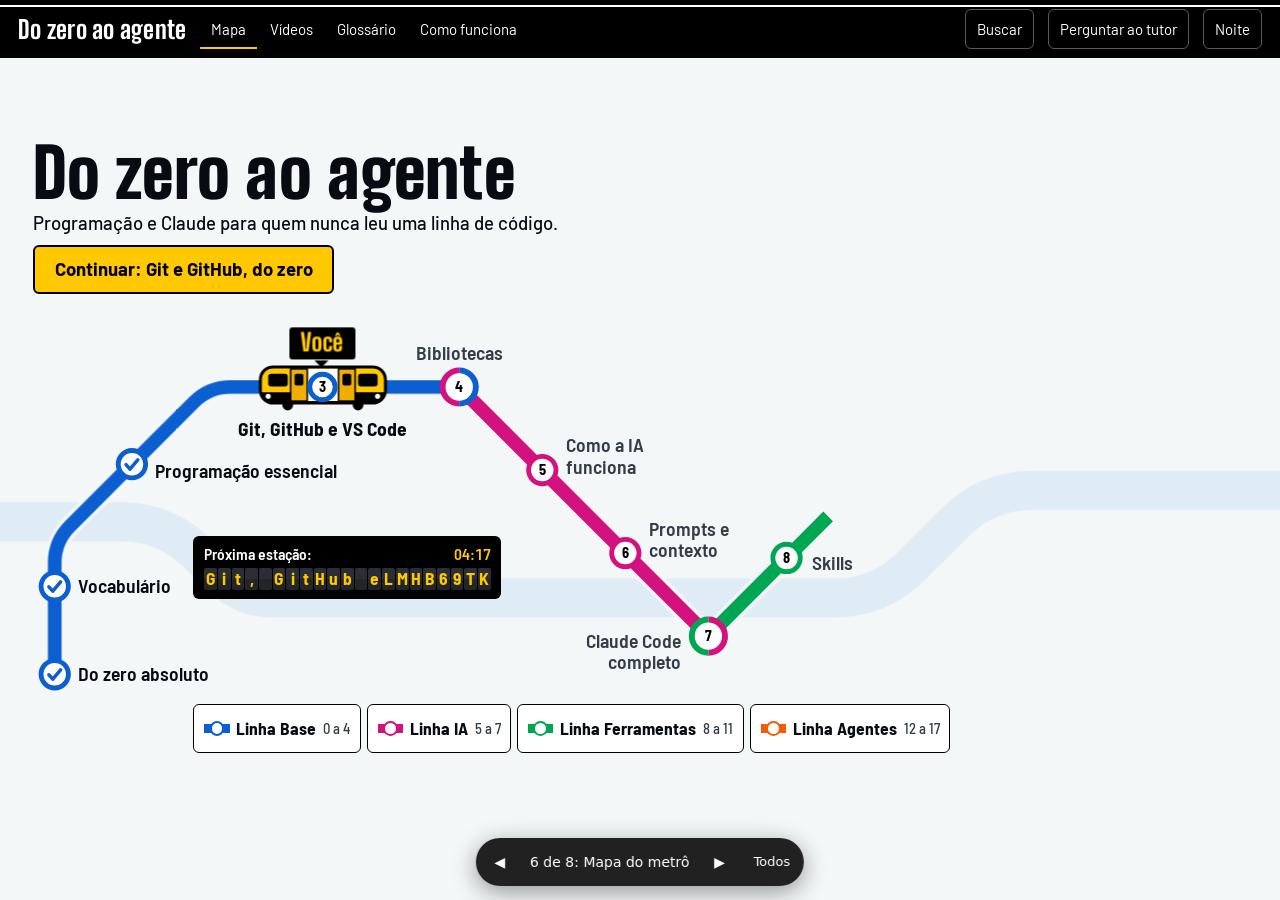
<file: temas/6-metro.html>
<!doctype html>
<html lang="pt-BR">
<head>
<meta charset="utf-8">
<meta name="viewport" content="width=device-width,initial-scale=1,viewport-fit=cover">
<title>Do zero ao agente: mapa do metrô</title>
<meta name="theme-color" content="#000000">
<link rel="icon" href="data:,">
<link rel="preconnect" href="https://fonts.googleapis.com">
<link rel="preconnect" href="https://fonts.gstatic.com" crossorigin>
<link rel="stylesheet" href="https://fonts.googleapis.com/css2?family=Barlow+Semi+Condensed:wght@500;600;700&family=Barlow:wght@400;500;600;700&family=Big+Shoulders+Display:wght@800;900&display=swap">
<style>
:root{
  --k-topo-fundo:#000;--k-topo-texto:#fff;--k-acento:#ffc800;--k-acento-texto:#000;
  --k-painel-fundo:#fff;--k-painel-texto:#0a0f1a;--k-linha:#d7dde3;
  --k-titulo:'Big Shoulders Display',Impact,'Arial Narrow',sans-serif;--k-texto:'Barlow',system-ui,sans-serif;--k-raio:6px;
  --k-leitura-fundo:#fbfcfd;--k-leitura-texto:#161b22;--k-leitura-caixa:#ebeff4;
  --k-leitura-fundo-noite:#0f141a;--k-leitura-texto-noite:#e7ecf1;--k-leitura-caixa-noite:#1b232d;
  --rotulo:'Barlow Semi Condensed',Bahnschrift,'Arial Narrow',sans-serif;
  --fundo:#f4f7f8;--rio:#dfecf5;--tx:#070b12;--tx2:#333d49;--chip:#fff;--chip-borda:#000;
  --azul:#0b5fd0;--azul-t:#b9d2f3;--rosa:#d3127f;--rosa-t:#f5bddc;--verde:#00a651;--verde-t:#b1e5c9;--laranja:#f25c05;--laranja-t:#fbcfb3;
}
html[data-leitura="noite"]{
  --fundo:#0c1118;--rio:#131c27;--tx:#f2f5f8;--tx2:#c3ccd6;--chip:#18212b;--chip-borda:#5a6673;
  --azul:#4a94ff;--azul-t:#1d3757;--rosa:#ff4dae;--rosa-t:#4e1d3b;--verde:#25d482;--verde-t:#13402d;--laranja:#ff7f2a;--laranja-t:#4e2c14;
  --k-painel-fundo:#131a22;--k-painel-texto:#eef2f6;--k-linha:#2c3742;
}
.c-B{--c:var(--azul);--t:var(--azul-t);--ct:#fff}
.c-I{--c:var(--rosa);--t:var(--rosa-t);--ct:#fff}
.c-F{--c:var(--verde);--t:var(--verde-t);--ct:#000}
.c-A{--c:var(--laranja);--t:var(--laranja-t);--ct:#000}
html[data-leitura="noite"] .c-B,html[data-leitura="noite"] .c-I{--ct:#000}
html[data-leitura="noite"] #bandeira,html[data-leitura="noite"] .placa{box-shadow:0 0 0 1px #5a6673}
html[data-leitura="noite"] .pilula rect{stroke:#5a6673}
*,*::before,*::after{box-sizing:border-box}
html,body{margin:0;background:var(--fundo);color:var(--tx);font-family:var(--k-texto);-webkit-text-size-adjust:100%}
body{overflow-x:hidden;transition:background-color .3s}
:focus-visible{outline:3px solid #000;outline-offset:2px;box-shadow:0 0 0 2px #fff}
html[data-leitura="noite"] :focus-visible,.k-topo :focus-visible,.k-troca :focus-visible,.k-aula-barra :focus-visible,.k-painel header :focus-visible,.placa:focus-visible{outline-color:var(--k-acento);box-shadow:none}

/* Barra de cima como placa de estação: preta, com o filete branco */
.k-topo{box-shadow:inset 0 5px 0 #000,inset 0 7px 0 #fff}
.k-marca{font-size:25px;font-weight:800;letter-spacing:.01em}

/* Palco */
#quadro{--s:1;--v:1}
body[data-modo="pc"] #palco{position:fixed;left:0;right:0;top:var(--k-topo-h);bottom:70px}
body[data-modo="pc"] #quadro{position:absolute}
body[data-modo="pc"] .mapa{position:absolute;inset:0;z-index:1}
body[data-modo="pc"] .cabeca{position:absolute;z-index:3;left:calc(34px*var(--s));top:calc(10px*var(--s))}
body[data-modo="pc"] .placa{position:absolute;z-index:3;left:calc(198px*var(--s));top:calc(414px*var(--s))}
body[data-modo="pc"] .legenda{position:absolute;z-index:3;left:calc(198px*var(--s));top:calc(586px*var(--s))}
h1{width:fit-content;margin:0;font:900 calc(70px*var(--s))/.94 var(--k-titulo);letter-spacing:.004em}
.frase{margin:calc(6px*var(--s)) 0 calc(11px*var(--s));font:500 max(13px,calc(19px*var(--s)))/1.25 var(--k-texto)}
.continuar{display:block;min-height:44px;height:calc(50px*var(--s));padding:0 calc(20px*var(--s));font:700 calc(19px*var(--s))/1.1 var(--k-texto);color:#000;background:var(--k-acento);border:calc(3px*var(--s)) solid #000;border-radius:var(--k-raio);cursor:pointer;transition:background-color .15s,color .15s}
.continuar:hover{background:#000;color:var(--k-acento)}

/* Plaquinha de horário */
.placa{--f:max(10px,calc(13px*var(--s)));display:block;padding:calc(9px*var(--s)) calc(11px*var(--s)) calc(10px*var(--s));text-align:left;color:#fff;background:#000;border:0;border-radius:var(--k-raio);cursor:pointer}
.placa-topo{display:flex;justify-content:space-between;align-items:baseline;gap:12px;margin-bottom:calc(6px*var(--s));font:600 max(13px,calc(16px*var(--s)))/1.1 var(--rotulo)}
.relogio{color:var(--k-acento);font-variant-numeric:tabular-nums}
.flaps{display:flex;gap:1px}
.flap{display:grid;place-items:center;width:var(--f);height:calc(var(--f)*1.72);color:var(--k-acento);background:linear-gradient(#2b2f35 0 49%,#000 49% 52%,#22252a 52%);border-radius:2px;font:700 calc(var(--f)*1.38)/1 var(--rotulo)}

/* Legenda */
.legenda{display:flex;gap:calc(6px*var(--s))}
.legenda button{display:flex;align-items:center;gap:calc(7px*var(--s));min-height:44px;height:calc(50px*var(--s));padding:0 calc(10px*var(--s));color:var(--tx);background:var(--chip);border:calc(2px*var(--s)) solid var(--chip-borda);border-radius:var(--k-raio);font:700 calc(18px*var(--s))/1 var(--rotulo);white-space:nowrap;cursor:pointer;transition:background-color .15s,color .15s}
.legenda small{font:500 max(12px,calc(15px*var(--s)))/1 var(--rotulo);color:var(--tx2)}
.marca{position:relative;display:block;flex:none;width:calc(26px*var(--s));height:calc(9px*var(--s));background:var(--c)}
.marca::after{content:"";position:absolute;left:50%;top:50%;width:calc(15px*var(--s));height:calc(15px*var(--s));margin:calc(-7.5px*var(--s));background:#fff;border:calc(3px*var(--s)) solid var(--c);border-radius:50%}
.legenda button:hover{background:color-mix(in srgb,var(--c) 16%,var(--chip))}
.legenda button[aria-pressed="true"]{color:var(--ct);background:var(--c);border-color:var(--c)}
.legenda button[aria-pressed="true"] small{color:inherit}
.legenda button[aria-pressed="true"] .marca{background:var(--ct)}
.legenda button[aria-pressed="true"] .marca::after{border-color:var(--ct)}

/* Mapa */
.mapa svg{position:absolute;left:0;top:0;width:100%;height:100%;overflow:visible}
#m-linhas path{fill:none;stroke-linejoin:round}
.rio{stroke:var(--rio);transition:stroke .3s}
.casco{stroke:var(--fundo);transition:stroke .3s}
.traco,.cheio{stroke:var(--c)}
.tinta{stroke:var(--t);transition:stroke .3s}
.pontos{stroke:var(--c);stroke-linecap:round}
.fim{opacity:0}
.pronto .fim{opacity:1}
.pronto .traco{opacity:0;visibility:hidden;transition:opacity .3s,visibility 0s .3s}
.l{transition:opacity .25s}
#palco[data-foco="B"] .l:not(.l-B),#palco[data-foco="I"] .l:not(.l-I),#palco[data-foco="F"] .l:not(.l-F),#palco[data-foco="A"] .l:not(.l-A){opacity:.13}
#palco[data-foco="B"] .l-B .tinta,#palco[data-foco="I"] .l-I .tinta,#palco[data-foco="F"] .l-F .tinta,#palco[data-foco="A"] .l-A .tinta{stroke:color-mix(in srgb,var(--c) 55%,var(--t))}

#m-estacoes{pointer-events:none}
.st{cursor:pointer;pointer-events:auto;-webkit-tap-highlight-color:transparent}
.st:focus,.st:focus-visible{outline:none;box-shadow:none}
.hit,.hit2{fill:transparent;pointer-events:all}
.foco{fill:none;stroke:#000;stroke-width:3.5;opacity:0}
.st:focus-visible .foco{opacity:1}
html[data-leitura="noite"] .foco{stroke:var(--k-acento)}
.st:focus-visible .hit2{fill:var(--k-acento)}
.st:focus-visible .rot{fill:#000!important;stroke:none}
body[data-modo="cel"] .st:focus-visible .hit{fill:#ffc80055;stroke:#000;stroke-width:3}
body[data-modo="cel"] .st:focus-visible .rot{fill:var(--tx)!important}
.bola{transform:scale(0);transition:transform .3s cubic-bezier(.3,1.7,.5,1)}
.st.on .bola{transform:none}
.aro{fill:#fff;stroke:var(--c);stroke-width:5}
.meia{fill:none;stroke:var(--c);stroke-width:6}
.fim-aro{fill:#fff;stroke:var(--c);stroke-width:11}
.fim-fora{fill:none;stroke:var(--tx);stroke-width:3}
.onda{fill:none;stroke:var(--c);stroke-width:6;opacity:0;transform-box:fill-box;transform-origin:center}
.st.on .onda{animation:onda .9s ease-out .2s}
@keyframes onda{0%{opacity:.9;transform:scale(1)}100%{opacity:0;transform:scale(2.4)}}
.num{font:700 15px/1 var(--rotulo);text-anchor:middle;fill:#000}
.num-fim{font:900 30px/1 var(--k-titulo)}
.ok{fill:none;stroke:var(--c);stroke-width:3.6;stroke-linecap:round;stroke-linejoin:round}
.rot{font:600 20px/1 var(--rotulo);fill:var(--tx);paint-order:stroke;stroke:var(--fundo);stroke-width:4px;stroke-linejoin:round;opacity:0;transition:opacity .25s,fill .15s}
.st.on .rot{opacity:1}
.st-futuro .rot{fill:var(--tx2)}
.st-atual .rot{font-weight:700;fill:var(--tx)}
.rot-fim{font:900 38px/1 var(--k-titulo);fill:var(--tx)!important}
@media (hover:hover){.st.on:hover .bola{transform:scale(1.34)}.st:hover .rot{fill:var(--tx)}}
.st.on:focus-visible .bola{transform:scale(1.12)}

/* Trens */
#m-trens{position:absolute;inset:0;pointer-events:none}
.trem{position:absolute;left:0;top:0;width:calc(36px*var(--s));height:calc(16px*var(--s));margin:calc(-8px*var(--s)) 0 0 calc(-18px*var(--s));background:var(--c);border-radius:calc(5px*var(--s));box-shadow:0 0 0 calc(2.2px*var(--s)) #fff;will-change:transform;opacity:0;transition:opacity .4s}
.trem::before{content:"";position:absolute;inset:27% 13%;background:repeating-linear-gradient(90deg,#fff 0 17%,transparent 17% 41.5%)}
.pronto .trem{opacity:1}
#voce{position:absolute;left:0;top:0;width:calc(132px*var(--v));height:calc(48px*var(--v));margin:calc(-24px*var(--v)) 0 0 calc(-66px*var(--v));will-change:transform}
#voce svg{position:static;display:block;overflow:visible}
.porta-e,.porta-d{transition:transform .3s cubic-bezier(.4,0,.2,1)}
.aberta .porta-e{transform:translateX(-16px)}
.aberta .porta-d{transform:translateX(16px)}
.halo{position:absolute;inset:2% 0 10%;border:calc(4px*var(--v)) solid var(--k-acento);border-radius:calc(18px*var(--v));opacity:0}
.aberta .halo{animation:halo 1.5s ease-out infinite}
.clarao{opacity:0}
.aberta .clarao{animation:clarao 1.1s ease-in-out infinite}
.lampada{opacity:0}
.aberta .lampada{animation:pisca 1.1s steps(1) infinite}
@keyframes halo{0%{transform:scale(1);opacity:.9}100%{transform:scale(1.16,1.5);opacity:0}}
@keyframes clarao{0%,100%{opacity:0}50%{opacity:.36}}
@keyframes pisca{0%{opacity:1}50%{opacity:.08}}
#bandeira{position:absolute;left:0;top:0;pointer-events:none;padding:.14em .46em .18em;color:var(--k-acento);background:#000;border-radius:3px;font:800 calc(25px*var(--s))/1 var(--k-titulo);letter-spacing:.015em;white-space:nowrap;will-change:transform}
#bandeira::after{content:"";position:absolute;left:50%;bottom:-.3em;margin-left:-.32em;border:.32em solid transparent;border-bottom:0;border-top-color:#000}

/* Painel da estação */
.k-painel{overflow:hidden}
.k-painel header{padding:16px 14px 14px 22px;color:#fff;background:#000;box-shadow:inset 0 3px 0 #000,inset 0 5px 0 #fff}
.k-painel h2{font-size:38px;font-weight:800;line-height:1;padding-top:6px}
.m-faixa{padding:10px 22px 14px;color:var(--ct);background:var(--c)}
.m-linha{display:flex;flex-wrap:wrap;align-items:center;justify-content:space-between;gap:4px 10px;margin-bottom:10px;font:600 15px/1.2 var(--rotulo)}
.m-linha b{font-size:20px;font-weight:700}
.m-linha span{padding:3px 8px;color:#fff;background:#000;border-radius:3px;white-space:nowrap}
.m-trilho{position:relative;display:flex;justify-content:space-between}
.m-trilho::before{content:"";position:absolute;left:12px;right:12px;top:50%;height:6px;margin-top:-3px;background:currentColor}
.m-trilho i{position:relative;display:grid;place-items:center;width:30px;height:30px;color:#000;background:#fff;border:3px solid #000;border-radius:50%;font:700 14px/1 var(--rotulo);font-style:normal}
.m-trilho i.aqui{background:var(--k-acento);transform:scale(1.28)}
.k-painel .m-faixa + p{padding-top:14px}
.k-aulas button{min-height:48px;align-items:flex-start}
.k-aulas .id{flex:0 0 44px;padding:2px 0;color:var(--k-painel-texto);background:var(--t);border-radius:3px;text-align:center;font:700 14px/1.3 var(--rotulo);opacity:1}
.k-aula h1,.k-aula h2,.k-caixa h3{font-weight:800}
.k-aula-barra strong{font-size:23px;font-weight:800}
.k-caixa h3{font-size:24px}

/* Celular: diagrama de linha, como dentro do vagão */
body[data-modo="cel"] #quadro{max-width:520px;margin:0 auto;padding-top:var(--k-topo-h)}
body[data-modo="cel"] .cabeca{padding:12px 16px 0}
body[data-modo="cel"] h1{font-size:clamp(38px,12.4vw,66px)}
body[data-modo="cel"] .frase{margin:6px 0 10px;font-size:17px}
body[data-modo="cel"] .continuar{width:100%;height:54px;padding:0 10px;font-size:clamp(16px,4.7vw,19px)}
body[data-modo="cel"] .placa{--f:min(19px,calc((100vw - 74px)/21));width:calc(100% - 32px);margin:10px 16px 0;padding:8px 10px 10px}
body[data-modo="cel"] .placa-topo{font-size:16px}
body[data-modo="cel"] .legenda{display:grid;grid-template-columns:auto minmax(46px,auto) 1fr auto;gap:6px;margin:10px 16px 0}
body[data-modo="cel"] .legenda button{justify-content:center;flex-direction:column;gap:5px;height:50px;padding:0 8px;font-size:15px;border-width:2px}
body[data-modo="cel"] .legenda .lin,body[data-modo="cel"] .legenda small{display:none}
body[data-modo="cel"] .marca{--s:.8}
body[data-modo="cel"] .mapa{position:relative;margin-top:4px}
body[data-modo="cel"] .rot{font-size:23px}
body[data-modo="cel"] .rot-fim{font-size:clamp(34px,10.5vw,42px)}
.pilula rect{fill:#000}
.pilula text{font:700 16px/1 var(--rotulo);fill:#fff}
.pilula circle{fill:var(--c)}
body[data-modo="cel"] #bandeira{font-size:24px}
body[data-modo="cel"] #bandeira::after{left:-.28em;bottom:50%;margin:0 0 -.32em;border:.32em solid transparent;border-left:0;border-right-color:#000}

@media (prefers-reduced-motion:reduce){
  *,*::before,*::after{animation:none!important;transition:none!important}
  .aberta .lampada{opacity:1}
}
</style>
</head>
<body>
<main id="palco">
  <div id="quadro">
    <div class="cabeca">
      <h1>Do zero ao agente</h1>
      <p class="frase">Programação e Claude para quem nunca leu uma linha de código.</p>
      <button class="continuar" id="continuar" type="button">Continuar: Git e GitHub, do zero</button>
    </div>
    <button class="placa" id="placa" type="button" aria-label="Próxima estação: Git, GitHub e VS Code. Abrir o módulo 3.">
      <span class="placa-topo"><span>Próxima estação:</span><span class="relogio" id="relogio"></span></span>
      <span class="flaps" id="flaps" aria-hidden="true"></span>
    </button>
    <div class="legenda" id="legenda" role="group" aria-label="Legenda. Escolha uma linha para destacar."></div>
    <div class="mapa" id="mapa">
      <svg id="m-linhas" aria-hidden="true"></svg>
      <div id="m-trens" aria-hidden="true">
        <div id="voce">
          <div class="halo"></div>
          <svg viewBox="0 0 132 48" width="100%" height="100%">
            <circle cx="30" cy="42" r="5.5" fill="#000"/><circle cx="102" cy="42" r="5.5" fill="#000"/>
            <g class="pintura">
              <rect x="2" y="3" width="128" height="37" rx="13" fill="#ffc800"/>
              <path d="M2 29h128v-2 0 0c0 7-6 13-13 13H15C8 40 2 34 2 27z" fill="#000"/>
              <rect x="10" y="10" width="20" height="13" rx="3" fill="#000"/><rect x="102" y="10" width="20" height="13" rx="3" fill="#000"/><circle cx="10" cy="33" r="2.6" fill="#fff"/><circle cx="122" cy="33" r="2.6" fill="#fff"/>
              <rect x="49" y="5" width="34" height="33" fill="#fff"/>
              <g class="porta-e"><rect x="49" y="5" width="17" height="33" fill="#f0ae00" stroke="#000" stroke-width="1.6"/><rect x="53" y="10" width="9" height="12" rx="2" fill="#000"/></g>
              <g class="porta-d"><rect x="66" y="5" width="17" height="33" fill="#f0ae00" stroke="#000" stroke-width="1.6"/><rect x="70" y="10" width="9" height="12" rx="2" fill="#000"/></g>
              <rect class="clarao" x="2" y="3" width="128" height="37" rx="13" fill="#fff"/>
              <rect x="2" y="3" width="128" height="37" rx="13" fill="none" stroke="#000" stroke-width="3"/>
            </g>
            <circle class="lampada" cx="42" cy="9" r="3.6" fill="#e3000f" stroke="#000"/><circle class="lampada" cx="90" cy="9" r="3.6" fill="#e3000f" stroke="#000"/>
          </svg>
        </div>
      </div>
      <svg id="m-estacoes" role="group" aria-label="Mapa do curso, com 18 estações"></svg>
      <div id="bandeira" aria-hidden="true">Você</div>
    </div>
  </div>
</main>
<script src="dados.js"></script><script src="kit.js"></script><script>
Kit.iniciar({ id: '6-metro' });
(function () {
  const $ = s => document.querySelector(s);
  const CURSO = window.CURSO;
  const palco = $('#palco'), quadro = $('#quadro'), mapa = $('#mapa'), svgL = $('#m-linhas'), svgE = $('#m-estacoes');
  const camadaTrens = $('#m-trens'), voce = $('#voce'), bandeira = $('#bandeira');
  const reduz = matchMedia('(prefers-reduced-motion: reduce)');
  const PASSO = 3, CASA = Kit.ATUAL;

  const LINHAS = {
    B: { nome: 'Linha Base', curto: 'Base', faixa: '0 a 4', mods: [0, 1, 2, 3, 4] },
    I: { nome: 'Linha IA', curto: 'IA', faixa: '5 a 7', mods: [5, 6, 7] },
    F: { nome: 'Linha Ferramentas', curto: 'Ferramentas', faixa: '8 a 11', mods: [8, 9, 10, 11] },
    A: { nome: 'Linha Agentes', curto: 'Agentes', faixa: '12 a 17', mods: [12, 13, 14, 15, 16, 17] }
  };
  const linhaDe = n => n < 5 ? 'B' : n < 8 ? 'I' : n < 12 ? 'F' : 'A';
  const INTEG = { 4: 'I', 7: 'F', 9: 'A', 11: 'A', 13: 'B', 15: 'I' }; // estações onde um assunto leva a outro

  // Rede do PC, em unidades do desenho. Os cortes só cruzam trechos horizontais: é ali que a rede estica em telas largas, sem perder os 45 graus.
  const PC = {
    W: 1310, H: 640, linha: 14,
    st: { 0: [56, 556], 1: [56, 466], 2: [135, 341], 3: [330, 262], 4: [470, 262], 5: [555, 347], 6: [640, 432], 7: [725, 517], 8: [805, 437], 9: [885, 357], 10: [975, 267], 11: [1065, 177], 12: [830, 60], 13: [790, 262], 14: [965, 437], 15: [1045, 517], 16: [1150, 517], 17: [1248, 517] },
    rot: {
      0: ['start', 24, 7, 'Do zero absoluto'], 1: ['start', 24, 7, 'Vocabulário'], 2: ['start', 24, 14, 'Programação essencial'],
      3: ['middle', 0, 50, 'Git, GitHub e VS Code'], 4: ['middle', 0, -28, 'Bibliotecas'],
      5: ['start', 24, -18, 'Como a IA', 'funciona'], 6: ['start', 24, -18, 'Prompts e', 'contexto'], 7: ['end', -28, 12, 'Claude Code', 'completo'],
      8: ['start', 26, 12, 'Skills'], 9: ['start', 30, 7, 'MCP'], 10: ['start', 24, 14, 'APIs e chaves'], 11: ['start', 30, 7, 'Segurança'],
      12: ['middle', 0, 36, 'Agentes'], 13: ['start', 30, -20, 'Várias IAs', 'juntas'], 14: ['start', 24, 2, 'Mundo real'],
      15: ['middle', 0, 42, 'Apps do zero', 'ao ar'], 16: ['middle', 0, 38, 'Qualidade'], 17: ['end', 40, -52, 'Projeto final']
    },
    vias: [
      ['B', 'B', [0, 1, [56, 420], 2, [214, 262], 3, 4]],
      ['I', 'I', [4, 5, 6, 7]],
      ['F', 'F', [7, 8, 9, 10, 11]],
      ['A', 'A', [11, [1065, 100], [1025, 60], 12, [588, 60], 13, 9, 14, 15, 16, 17]],
      ['RB', 'B', [4, 13], 1],
      ['RI', 'I', [7, 15], 1]
    ],
    cortes: [[250, .2], [400, .35], [1100, .25], [1200, .2]],
    rio: [[-2400, 400], [170, 400], [248, 478], [900, 478], [1010, 368], [99999, 368]]
  };

  function geoCel(W) {
    const T = 86, st = {}, rot = {}, pilulas = [], larg = W - T - 42;
    let y = 30;
    for (let n = 0; n < 18; n++) {
      if (n === 0 || n === 5 || n === 8 || n === 12) { pilulas.push([linhaDe(n), y]); y += 46; }
      if (n === 3) y += 14;
      if (n === 17) y += 14;
      st[n] = [T, y];
      const t = CURSO[n].t;
      let q = [t];
      if (t.length * 10.3 > larg) { const c = t.lastIndexOf(' ', Math.floor(t.length * .62)); q = [t.slice(0, c), t.slice(c + 1)]; }
      rot[n] = n === 17 ? ['start', 46, 14, t] : ['start', 30, q.length > 1 ? (n === CASA ? 3 : -4) : 8, ...q];
      y += n === 3 ? 86 : 72;
    }
    const ramal = (a, b, x) => { const d = T - x; return [a, [x, st[a][1] + d], [x, st[b][1] - d], b]; };
    return {
      W, H: st[17][1] + 150, linha: 12, st, rot, pilulas,
      vias: [
        ['B', 'B', [0, 1, 2, 3, 4]], ['I', 'I', [4, 5, 6, 7]], ['F', 'F', [7, 8, 9, 10, 11]], ['A', 'A', [11, 12, 13, 14, 15, 16, 17]],
        ['RA', 'A', ramal(9, 14, T - 20), 1], ['RI', 'I', ramal(7, 15, T - 40), 1], ['RB', 'B', ramal(4, 13, T - 60), 1]
      ],
      cortes: []
    };
  }

  const f1 = v => Math.round(v * 10) / 10;
  function tracar(p, raio) {
    let d = 'M' + f1(p[0].x) + ' ' + f1(p[0].y), cx = p[0].x, cy = p[0].y;
    const am = [[cx, cy]];
    const reta = (x, y) => {
      const k = Math.max(1, Math.round(Math.hypot(x - cx, y - cy) / PASSO));
      for (let i = 1; i <= k; i++) am.push([cx + (x - cx) * i / k, cy + (y - cy) * i / k]);
      cx = x; cy = y;
    };
    for (let i = 1; i < p.length; i++) {
      const v = p[i], q = p[i + 1];
      if (q && v.n === undefined) {
        const a = Math.hypot(cx - v.x, cy - v.y), b = Math.hypot(q.x - v.x, q.y - v.y), r = Math.min(raio, a / 2, b / 2);
        const ex = v.x + (cx - v.x) / a * r, ey = v.y + (cy - v.y) / a * r, sx = v.x + (q.x - v.x) / b * r, sy = v.y + (q.y - v.y) / b * r;
        d += ' L' + f1(ex) + ' ' + f1(ey) + ' Q' + f1(v.x) + ' ' + f1(v.y) + ' ' + f1(sx) + ' ' + f1(sy);
        reta(ex, ey);
        const x0 = cx, y0 = cy, m = Math.max(4, Math.round(r / PASSO) * 2);
        for (let j = 1; j <= m; j++) { const t = j / m, u = 1 - t; am.push([u * u * x0 + 2 * u * t * v.x + t * t * sx, u * u * y0 + 2 * u * t * v.y + t * t * sy]); }
        cx = sx; cy = sy;
      } else { d += ' L' + f1(v.x) + ' ' + f1(v.y); reta(v.x, v.y); }
    }
    return { d, am };
  }

  let g = null, s = 1, modo = '', vNo = CASA, corrida = null, intro = null, trens = [], rolagem = 0, topoMapa = 0;
  const aula = () => document.querySelector('.k-aula.on');

  function montarGeo() {
    const pc = innerWidth >= 880 && innerHeight >= 540 && innerWidth / innerHeight >= 1.2;
    modo = pc ? 'pc' : 'cel';
    document.body.dataset.modo = modo;
    document.documentElement.style.overflowY = pc ? '' : 'scroll';
    let base, ew = 0;
    if (pc) {
      const aw = palco.clientWidth, ah = palco.clientHeight;
      s = Math.min(aw / PC.W, ah / PC.H, 1.9);
      ew = Math.min(620, Math.max(0, aw / s - PC.W));
      base = PC;
      const lw = (PC.W + ew) * s, lh = PC.H * s;
      quadro.style.cssText = `--s:${s};--v:${s};width:${lw}px;height:${lh}px;left:${(aw - lw) / 2}px;top:${(ah - lh) / 2}px`;
    } else {
      s = 1;
      quadro.style.cssText = '--s:1;--v:.9';
      base = geoCel(mapa.clientWidth || innerWidth);
      mapa.style.height = base.H + 'px';
    }
    if (pc) mapa.style.height = '';
    const X = x => x + base.cortes.reduce((a, c) => a + (x > c[0] ? c[1] * ew : 0), 0);
    const st = {};
    for (const n in base.st) st[n] = { x: X(base.st[n][0]), y: base.st[n][1], n: +n };
    g = { W: base.W + ew, H: base.H, st, rot: base.rot, linha: base.linha, pilulas: base.pilulas || [], vias: [], arestas: {} };
    if (base.rio) { const R = x => x > 400 ? x + .55 * ew : x > 250 ? x + .2 * ew : x; g.rio = tracar(base.rio.map(q => ({ x: Math.min(R(q[0]), g.W + 2400), y: q[1] })), 46).d; }
    const ponto = it => typeof it === 'number' ? st[it] : { x: X(it[0]), y: it[1] };
    base.vias.forEach(([id, l, seq, fina]) => {
      const pts = seq.map(ponto), v = { id, l, fina: !!fina, d: tracar(pts, 22).d, am: [], paradas: [] };
      let ini = 0, corteFeito = 0;
      for (let i = 1; i < pts.length; i++) {
        if (pts[i].n === undefined) continue;
        const a = pts[ini], b = pts[i], am = tracar(pts.slice(ini, i + 1), 22).am;
        if (!v.paradas.length) v.paradas.push({ n: a.n, idx: 0 });
        v.am = v.am.concat(v.am.length ? am.slice(1) : am);
        v.paradas.push({ n: b.n, idx: v.am.length - 1 });
        (g.arestas[a.n] = g.arestas[a.n] || []).push({ para: b.n, am });
        (g.arestas[b.n] = g.arestas[b.n] || []).push({ para: a.n, am: am.slice().reverse() });
        if (!fina && Kit.estado(a.n) !== 'futuro' && Kit.estado(b.n) !== 'futuro') corteFeito = i;
        ini = i;
      }
      if (corteFeito) v.dFeito = tracar(pts.slice(0, corteFeito + 1), 22).d;
      if (corteFeito < pts.length - 1) v.dFut = tracar(pts.slice(corteFeito), 22).d;
      g.vias.push(v);
      v.paradas.forEach(p => {
        const e = st[p.n];
        if (e.ang === undefined) e.ang = poseDe(v.am, p.idx)[2];
      });
    });
  }

  function poseDe(pts, x) {
    const i = Math.min(pts.length - 2, Math.max(0, Math.floor(x))), k = x - i;
    const a = pts[Math.max(0, i - 3)], b = pts[Math.min(pts.length - 1, i + 4)];
    let ang = Math.atan2(b[1] - a[1], b[0] - a[0]) * 180 / Math.PI;
    if (ang > 90) ang -= 180; else if (ang <= -90) ang += 180;
    return [pts[i][0] + (pts[i + 1][0] - pts[i][0]) * k, pts[i][1] + (pts[i + 1][1] - pts[i][1]) * k, ang];
  }

  function desenhar() {
    [svgL, svgE].forEach(el => { el.setAttribute('viewBox', `0 0 ${f1(g.W)} ${g.H}`); });
    svgL.innerHTML = (g.rio ? `<path class="rio" d="${g.rio}" stroke-width="40"/>` : '') + g.vias.map(v => {
      const w = v.fina ? g.linha * .46 : g.linha;
      return `<g class="via c-${v.l} l l-${v.l}" data-via="${v.id}">
        <path class="casco pena" d="${v.d}" stroke-width="${w + 7}" pathLength="1"/>
        ${v.dFut ? `<path class="tinta fim" d="${v.dFut}" stroke-width="${w}"/><path class="pontos fim" d="${v.dFut}" stroke-width="${f1(w * .44)}" stroke-dasharray=".01 ${f1(w * 1.4)}"/>` : ''}
        ${v.dFeito ? `<path class="cheio fim" d="${v.dFeito}" stroke-width="${w}"/>` : ''}
        <path class="traco pena" d="${v.d}" stroke-width="${w}" pathLength="1"/></g>`;
    }).join('');
    const pil = g.pilulas.map(([l, y]) => {
      const nome = LINHAS[l].nome;
      return `<g class="pilula c-${l} l l-${l}" transform="translate(116 ${y - 16})"><rect height="30" rx="4"/><circle cx="16" cy="15" r="7"/><text x="30" y="20.5">${nome}</text></g>`;
    }).join('');
    svgE.innerHTML = pil + CURSO.map((m, n) => estacaoHTML(m, n)).join('');
    ajustarToques();
  }

  function raioDe(n) { return n === 17 ? 30 : INTEG[n] ? 17 : n === CASA ? 13 : 14; }

  function estacaoHTML(m, n) {
    const e = g.st[n], est = Kit.estado(n), l = linhaDe(n), o = INTEG[n], r = raioDe(n);
    const situ = est === 'feito' ? 'Concluído' : est === 'atual' ? 'Você está aqui' : 'Ainda não feito';
    const [anc, dx, dy, ...linhas] = g.rot[n];
    let bola;
    if (n === 17) bola = `<circle class="onda" r="40"/><circle class="fim-fora" r="40"/><circle class="fim-aro" r="${r}"/><text class="num num-fim" dy=".36em">17</text>`;
    else if (o) bola = `<circle class="aro" r="${r}" style="stroke:none"/><path class="meia" d="M0 ${-r}A${r} ${r} 0 0 1 0 ${r}"/><path class="meia c-${o}" d="M0 ${r}A${r} ${r} 0 0 1 0 ${-r}"/>`;
    else bola = `<circle class="aro" r="${r}"/>`;
    if (n !== 17) bola += est === 'feito' ? `<path class="ok" d="M-6 .5l4 4.5 8-9.5"/>` : `<text class="num" dy=".36em">${n}</text>`;
    const texto = linhas.map((t, i) => `<tspan x="${dx}" ${i ? 'dy="22"' : ''}>${t}</tspan>`).join('');
    const classeO = o ? ` l-${o}` : '';
    return `<g class="st st-${est} c-${l} l l-${l}${classeO}" data-n="${n}" role="button" tabindex="0" aria-label="Módulo ${n}: ${m.t}. ${LINHAS[l].nome}. ${situ}." transform="translate(${f1(e.x)} ${e.y})">
      <rect class="hit" rx="8"/><rect class="hit2" rx="5"/><g class="bola">${bola}<circle class="foco" r="${r + (n === 17 ? 16 : 6)}"/></g><text class="rot${n === 17 ? ' rot-fim' : ''}" y="${dy}" text-anchor="${anc}">${texto}</text></g>`;
  }

  function ajustarToques() {
    const min = 46 / s;
    svgE.querySelectorAll('.pilula').forEach(el => { el.querySelector('rect').setAttribute('width', f1(el.querySelector('text').getBBox().width + 40)); });
    const pos = (q, x0, y0, x1, y1) => { q.setAttribute('x', f1(x0)); q.setAttribute('y', f1(y0)); q.setAttribute('width', f1(x1 - x0)); q.setAttribute('height', f1(y1 - y0)); };
    svgE.querySelectorAll('.st').forEach(el => {
      const n = +el.dataset.n, b = el.querySelector('.rot').getBBox(), h = el.querySelector('.hit'), h2 = el.querySelector('.hit2');
      if (modo === 'cel') {
        const m = n === CASA ? 56 : 30;
        pos(h, -32, Math.min(b.y - 3, -m), Math.max(b.x + b.width + 3, g.W - g.st[n].x - 4), Math.max(b.y + b.height + 3, m));
        pos(h2, 0, 0, 0, 0);
      } else {
        const a = Math.max(min, (raioDe(n) + 6) * 2) / 2;
        if (n === CASA) pos(h, -68, -66, 68, 26); else pos(h, -a, -a, a, a);
        pos(h2, b.x - 5, b.y - 2, b.x + b.width + 5, b.y + b.height + 2);
      }
    });
  }

  // Trens pequenos: param em cada estação, como um trem de verdade.
  function criarTrens() {
    camadaTrens.querySelectorAll('.trem').forEach(t => t.remove());
    const plano = { B: [1], I: [1], F: [2], A: [1, 6] };
    trens = [];
    g.vias.forEach(v => (plano[v.id] || []).forEach((i, k) => {
      const el = document.createElement('div');
      el.className = `trem c-${v.l} l l-${v.l}`;
      camadaTrens.prepend(el);
      const idx = (v.paradas[i].idx + v.paradas[Math.min(i + 1, v.paradas.length - 1)].idx) / 2;
      const tr = { el, v, i, dir: k ? -1 : 1, a: idx, b: idx, t: 1, dur: 1, espera: 200 + k * 700 };
      trens.push(tr);
      poeTrem(tr, idx, true);
    }));
  }
  function poeTrem(tr, idx, sempre) {
    const [x, y, a] = poseDe(tr.v.am, idx);
    if (!sempre && modo === 'cel' && (y + topoMapa < rolagem - 90 || y + topoMapa > rolagem + innerHeight + 90)) return;
    tr.el.style.transform = `translate3d(${f1(x * s)}px,${f1(y * s)}px,0) rotate(${f1(a)}deg)`;
  }
  function moverTrens(dt) {
    for (const tr of trens) {
      if (tr.espera > 0) { tr.espera -= dt; continue; }
      if (tr.t >= 1) {
        const P = tr.v.paradas;
        if (tr.i + tr.dir < 0 || tr.i + tr.dir >= P.length) tr.dir *= -1;
        tr.i += tr.dir;
        tr.a = tr.b;
        const n = P[tr.i].n, folga = Math.ceil((raioDe(n) + (n === 17 ? 8 : 4) + 20) / PASSO);
        tr.b = P[tr.i].idx - Math.sign(P[tr.i].idx - tr.a) * folga;
        tr.t = 0;
        tr.dur = Math.max(500, Math.abs(tr.b - tr.a) * PASSO / .17);
      }
      tr.t = Math.min(1, tr.t + dt / tr.dur);
      const k = tr.t < .5 ? 2 * tr.t * tr.t : 1 - 2 * (1 - tr.t) * (1 - tr.t);
      poeTrem(tr, tr.a + (tr.b - tr.a) * k);
      if (tr.t >= 1) tr.espera = 450 + Math.random() * 500;
    }
  }

  // Trem "Você"
  function poeVoce(x, y, a) {
    voce.style.transform = `translate3d(${f1(x * s)}px,${f1(y * s)}px,0) rotate(${f1(a)}deg)`;
    const v = Math.abs(Math.sin(a * Math.PI / 180));
    if (modo === 'pc') bandeira.style.transform = `translate3d(${f1(x * s)}px,${f1(y * s - (28 + 44 * v) * s)}px,0) translate(-50%,-100%)`;
    else bandeira.style.transform = `translate3d(${f1(x * s + 30)}px,${f1(y * s - 39)}px,0) translateY(-50%)`;
  }
  const portas = aberta => voce.classList.toggle('aberta', aberta);

  function rota(de, para) {
    if (de === para) return { pts: [], marcos: [] };
    const dist = { [de]: 0 }, ant = {}, aberto = new Set(Object.keys(g.st).map(Number));
    while (aberto.size) {
      let u = null;
      aberto.forEach(n => { if (dist[n] !== undefined && (u === null || dist[n] < dist[u])) u = n; });
      if (u === null || u === para) break;
      aberto.delete(u);
      (g.arestas[u] || []).forEach(a => {
        const d = dist[u] + a.am.length;
        if (dist[a.para] === undefined || d < dist[a.para]) { dist[a.para] = d; ant[a.para] = { de: u, a }; }
      });
    }
    const trechos = [];
    for (let n = para; n !== de; n = ant[n].de) trechos.unshift(ant[n].a);
    let pts = [];
    const marcos = [];
    trechos.forEach(a => { pts = pts.concat(pts.length ? a.am.slice(1) : a.am); marcos.push({ idx: pts.length - 1, no: a.para }); });
    return { pts, marcos };
  }

  function correr(para, aoChegar) {
    if (reduz.matches) {
      vNo = para; corrida = null;
      const e = g.st[para]; poeVoce(e.x, e.y, e.ang); portas(true);
      if (aoChegar) aoChegar();
      return;
    }
    let inicio = [], origem = vNo;
    if (corrida) {
      const i = Math.floor(corrida.x), prox = corrida.marcos.find(m => m.idx >= i) || corrida.marcos[corrida.marcos.length - 1];
      inicio = corrida.pts.slice(i, prox.idx + 1);
      origem = prox.no;
    }
    const r = rota(origem, para);
    const pts = inicio.concat(inicio.length ? r.pts.slice(1) : r.pts);
    if (pts.length < 2) {
      corrida = null; vNo = para; portas(true);
      if (aoChegar) aoChegar();
      return;
    }
    const desloc = inicio.length ? inicio.length - 1 : 0;
    const marcos = inicio.length ? [{ idx: inicio.length - 1, no: origem }] : [];
    r.marcos.forEach(m => marcos.push({ idx: m.idx + desloc, no: m.no }));
    portas(false);
    const c = pts.length * PASSO * s;
    corrida = { pts, marcos, x: 0, t: 0, dur: Math.min(1050, Math.max(420, 260 + c * .75)), para, aoChegar };
  }

  function escolher(n) {
    terminarIntro();
    if (n === vNo && !corrida) { Kit.abrirModulo(n); return; }
    correr(n, () => Kit.abrirModulo(n));
  }

  // Abertura: as linhas se desenham uma por vez e o trem "Você" vai junto até a estação em que parou.
  function comecarIntro() {
    const roteiro = [['B', 520], ['I', 330], ['F', 400], ['A', 640], ['RA', 100], ['RI', 100], ['RB', 100]];
    let ini = 130;
    const fases = [];
    roteiro.forEach(([id, dur]) => {
      const v = g.vias.find(q => q.id === id);
      if (!v) return;
      const penas = [...svgL.querySelectorAll(`[data-via="${id}"] .pena`)];
      penas.forEach(p => { p.style.strokeDasharray = '1 2'; p.style.strokeDashoffset = '1'; });
      fases.push({ v, penas, ini, dur, p: -1 });
      ini += dur;
    });
    intro = { fases, t: 0, total: ini };
    const e = g.st[0];
    poeVoce(e.x, e.y, e.ang);
    portas(false);
  }
  function marcar(n) { svgE.querySelector(`.st[data-n="${n}"]`)?.classList.add('on'); }
  function passoIntro(dt) {
    intro.t += dt;
    for (const f of intro.fases) {
      const q = Math.max(0, Math.min(1, (intro.t - f.ini) / f.dur));
      if (q === f.p) continue;
      f.p = q;
      const p = q < .5 ? 2 * q * q : 1 - 2 * (1 - q) * (1 - q);
      f.penas.forEach(el => { el.style.strokeDashoffset = 1 - p; });
      const L = p * (f.v.am.length - 1);
      f.v.paradas.forEach(st => { if (st.idx <= L + 1 && q > 0) marcar(st.n); });
      if (f.v.id === 'B') {
        const i3 = f.v.paradas.find(st => st.n === CASA).idx;
        const pose = poseDe(f.v.am, Math.min(L, i3));
        poeVoce(pose[0], pose[1], pose[2]);
        if (L >= i3) portas(true);
      }
    }
    if (intro.t >= intro.total) terminarIntro();
  }
  function terminarIntro() {
    if (!intro) return;
    intro = null;
    svgL.querySelectorAll('.pena').forEach(p => { p.style.strokeDasharray = ''; p.style.strokeDashoffset = ''; });
    CURSO.forEach((m, n) => marcar(n));
    const e = g.st[vNo];
    poeVoce(e.x, e.y, e.ang);
    portas(true);
    quadro.classList.add('pronto');
  }

  // Laço único: abertura, trens pequenos e corrida do trem "Você".
  let ult = 0;
  function laco(agora) {
    requestAnimationFrame(laco);
    const dt = Math.min(50, agora - ult || 16);
    ult = agora;
    if (intro) passoIntro(dt);
    else if (!aula()) moverTrens(dt);
    if (corrida) {
      corrida.t = Math.min(1, corrida.t + dt / corrida.dur);
      const t = corrida.t, k = t < .5 ? 4 * t * t * t : 1 - Math.pow(-2 * t + 2, 3) / 2;
      corrida.x = k * (corrida.pts.length - 1);
      const p = poseDe(corrida.pts, corrida.x);
      poeVoce(p[0], p[1], p[2]);
      if (t >= 1) {
        const c = corrida;
        corrida = null;
        vNo = c.para;
        portas(true);
        if (c.aoChegar) c.aoChegar();
      }
    }
  }

  // Painel da estação
  document.addEventListener('k-modulo', ev => {
    const n = ev.detail, l = linhaDe(n), L = LINHAS[l], p = $('.k-painel'), o = INTEG[n];
    p.classList.remove('c-B', 'c-I', 'c-F', 'c-A');
    p.classList.add('c-' + l);
    const trilho = L.mods.map(m => `<i class="${m === n ? 'aqui' : ''}">${m}</i>`).join('');
    p.querySelector('header').insertAdjacentHTML('afterend', `<div class="m-faixa"><div class="m-linha"><b>${L.nome}</b>${o ? `<span>Integração: ${LINHAS[o].nome}</span>` : ''}</div><div class="m-trilho" aria-hidden="true">${trilho}</div></div>`);
  });
  document.addEventListener('k-fechar', () => { if (vNo !== CASA || corrida) correr(CASA); });

  // Legenda
  const legenda = $('#legenda');
  legenda.innerHTML = Object.keys(LINHAS).map(l => {
    const L = LINHAS[l];
    return `<button type="button" class="c-${l}" data-l="${l}" aria-pressed="false" aria-label="${L.nome}, módulos ${L.faixa}"><span class="marca"></span><span><span class="lin">Linha </span>${L.curto}</span><small>${L.faixa}</small></button>`;
  }).join('');
  legenda.addEventListener('click', ev => {
    const b = ev.target.closest('button');
    if (!b) return;
    const l = b.dataset.l, ligar = palco.dataset.foco !== l;
    legenda.querySelectorAll('button').forEach(q => q.setAttribute('aria-pressed', ligar && q === b));
    if (ligar) palco.dataset.foco = l; else delete palco.dataset.foco;
    if (ligar && modo === 'cel') {
      const y = g.st[LINHAS[l].mods[0]].y + topoMapa - 150;
      scrollTo({ top: y, behavior: reduz.matches ? 'auto' : 'smooth' });
    }
  });

  // Plaquinha: letras que viram, como painel de estação
  const ALVO = 'Git, GitHub e VS Code', flaps = $('#flaps');
  flaps.innerHTML = [...ALVO].map(() => '<span class="flap"></span>').join('');
  const tiles = [...flaps.children];
  if (reduz.matches) tiles.forEach((el, i) => { el.textContent = ALVO[i]; });
  else {
    const CH = 'ABCDEFGHIJKLMNOPQRSTUVXZ0123456789', t0 = performance.now();
    const giro = setInterval(() => {
      const t = performance.now() - t0;
      let falta = false;
      tiles.forEach((el, i) => {
        if (t > 420 + i * 62) { if (el.dataset.ok !== '1') { el.textContent = ALVO[i]; el.dataset.ok = '1'; } }
        else { falta = true; el.textContent = CH[Math.floor(Math.random() * CH.length)]; }
      });
      if (!falta) clearInterval(giro);
    }, 70);
  }
  const relogio = $('#relogio'), hora = () => { relogio.textContent = new Date().toLocaleTimeString('pt-BR', { hour: '2-digit', minute: '2-digit' }); };
  hora(); setInterval(hora, 20000);

  // Ações
  $('#continuar').addEventListener('click', () => Kit.continuar());
  $('#placa').addEventListener('click', () => escolher(CASA));
  svgE.addEventListener('click', ev => { const st = ev.target.closest('.st'); if (st) escolher(+st.dataset.n); });
  svgE.addEventListener('keydown', ev => {
    if (ev.key !== 'Enter' && ev.key !== ' ') return;
    const st = ev.target.closest('.st');
    if (st) { ev.preventDefault(); escolher(+st.dataset.n); }
  });
  addEventListener('scroll', () => { rolagem = scrollY; }, { passive: true });

  function montarTudo(comIntro) {
    corrida = null;
    montarGeo();
    desenhar();
    topoMapa = modo === 'cel' ? mapa.getBoundingClientRect().top + scrollY : 0;
    criarTrens();
    if (comIntro) comecarIntro();
    else {
      intro = null;
      CURSO.forEach((m, n) => marcar(n));
      quadro.classList.add('pronto');
      const e = g.st[vNo];
      poeVoce(e.x, e.y, e.ang);
      portas(true);
    }
  }
  let espera, largAnt = innerWidth;
  addEventListener('resize', () => {
    clearTimeout(espera);
    espera = setTimeout(() => {
      if (modo === 'cel' && innerWidth === largAnt && innerWidth / innerHeight < 1.2) return; // só a barra do navegador mudou
      largAnt = innerWidth;
      montarTudo(false);
    }, 140);
  });
  document.fonts?.ready.then(() => { if (g) ajustarToques(); });

  montarTudo(!reduz.matches);
  if (!reduz.matches) requestAnimationFrame(laco);
})();
</script>
</body>
</html>
</file>
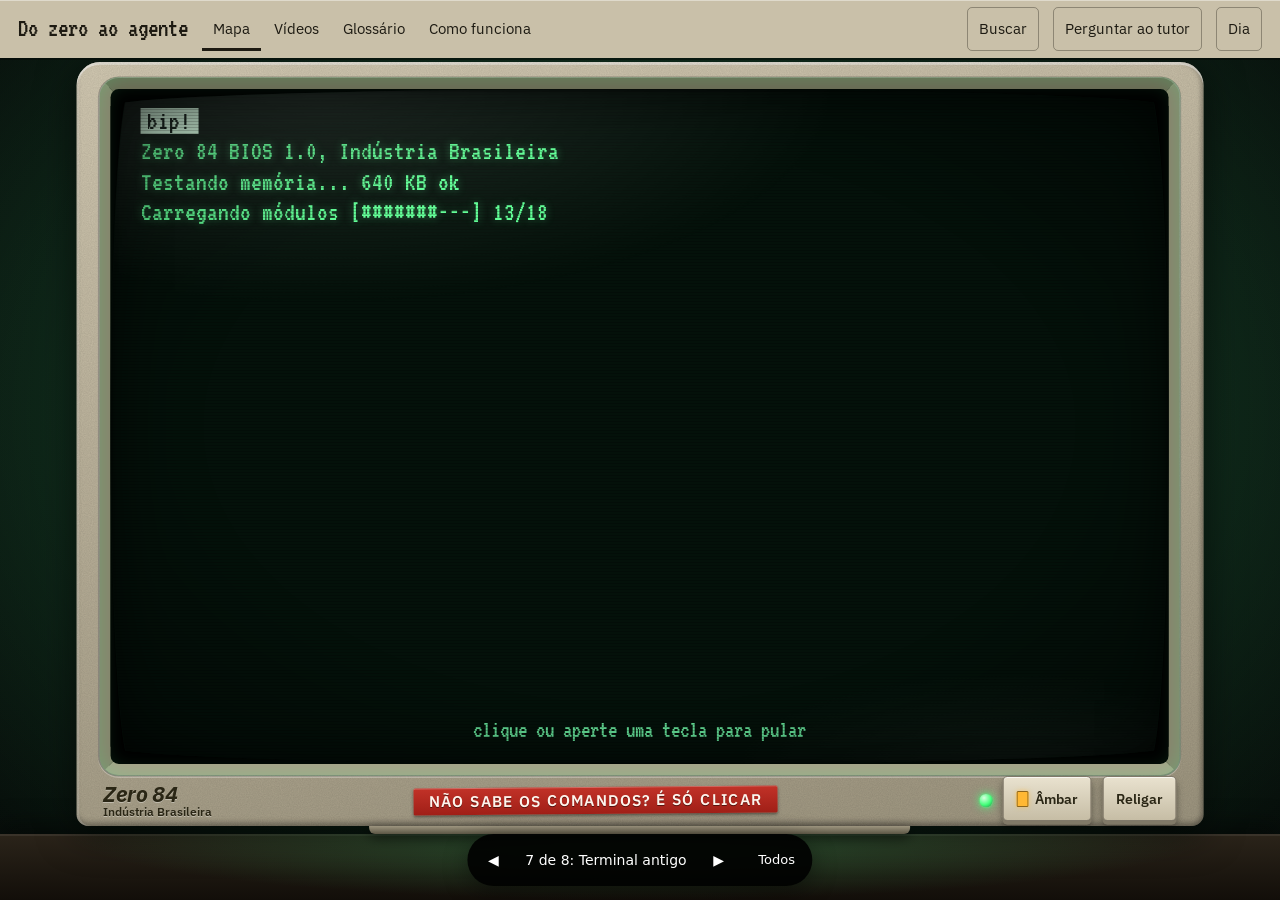
<file: temas/7-terminal.html>
<!doctype html>
<html lang="pt-BR" data-leitura="noite" data-fosforo="verde">
<head>
<meta charset="utf-8">
<meta name="viewport" content="width=device-width, initial-scale=1, viewport-fit=cover, interactive-widget=resizes-content">
<title>Do zero ao agente: terminal antigo</title>
<meta name="theme-color" content="#cfc6af">
<meta name="color-scheme" content="dark">
<link rel="icon" href="data:,">
<link rel="preconnect" href="https://fonts.googleapis.com">
<link rel="preconnect" href="https://fonts.gstatic.com" crossorigin>
<link rel="stylesheet" id="fontes" media="print" onload="this.media='all'" href="https://fonts.googleapis.com/css2?family=IBM+Plex+Sans:ital,wght@0,400;0,600;1,700&family=VT323&display=swap">
<style>
@font-face{font-family:"VT323 reserva";src:local("Consolas"),local("Cascadia Mono"),local("Menlo"),local("DejaVu Sans Mono"),local("Roboto Mono"),local("Courier New");size-adjust:68%}
/* Cores e fontes que o kit lê */
:root{
  --k-topo-fundo:#c9c0a9;--k-topo-texto:#1d1a12;--k-acento:#5dff94;--k-acento-texto:#04110a;
  --k-painel-fundo:#06140c;--k-painel-texto:#d9ffe5;--k-linha:#1d5a37;
  --k-titulo:VT323,"VT323 reserva",monospace;
  --k-texto:"IBM Plex Sans",system-ui,-apple-system,"Segoe UI",Roboto,sans-serif;
  --k-raio:5px;
  --k-leitura-fundo:#f3f6ee;--k-leitura-texto:#17231b;--k-leitura-caixa:#e3ead9;
  --k-leitura-fundo-noite:#0b1510;--k-leitura-texto-noite:#e4f2e8;--k-leitura-caixa-noite:#15261c;
  /* Fósforo verde */
  --preto:#04110a;--alta:#d6ffe2;--luz:#5dff94;--media:#66e39a;--baixa:#22794c;--tecla:#0a2616;--tecla-lado:#1f8a52;
  --halo:rgba(93,255,148,.42);--halo-sala:rgba(60,255,135,.26);--acento-claro:#0a6d39;--arte-sombra:rgba(93,255,148,.2);
  /* Sala e plástico, à noite */
  --parede:#101d17;--parede-fim:#040806;--mesa-a:#2b241a;--mesa-b:#120e09;
  --beg:#bcb39c;--beg-cl:#d2c9b2;--beg-es:#9d957f;--beg-txt:#2a2615;
}
html[data-fosforo="ambar"]{
  --k-acento:#ffb833;--k-acento-texto:#120a02;--k-painel-fundo:#140c03;--k-painel-texto:#ffeccd;--k-linha:#6a4714;
  --k-leitura-fundo-noite:#161009;--k-leitura-texto-noite:#f6ead6;--k-leitura-caixa-noite:#261b0e;
  --preto:#120a02;--alta:#ffeccd;--luz:#ffb833;--media:#f0ac40;--baixa:#8d601b;--tecla:#2a1b06;--tecla-lado:#a8721a;
  --halo:rgba(255,184,51,.42);--halo-sala:rgba(255,165,40,.26);--acento-claro:#8a5600;--arte-sombra:rgba(255,184,51,.2);
  --parede:#1e150a;--parede-fim:#070502;
}
html[data-fosforo="ambar"]:not([data-leitura="noite"]){--k-leitura-fundo:#f8f3e8;--k-leitura-texto:#241b0e;--k-leitura-caixa:#efe5d2}
html[data-leitura="dia"]{
  --k-topo-fundo:#ddd5c0;--parede:#aeb5a6;--parede-fim:#858d80;--mesa-a:#8d775b;--mesa-b:#6b5742;--halo-sala:rgba(93,255,148,.07);
  --beg:#d9d1bb;--beg-cl:#eee7d5;--beg-es:#a9a18b;
}
html[data-leitura="dia"][data-fosforo="ambar"]{--halo-sala:rgba(255,184,51,.07);--parede:#b6b09f;--parede-fim:#8d8778}

/* Base: celular primeiro. A tela ocupa tudo e a página rola. */
html{font-size:clamp(9px,2.564vmin,12px);background:var(--preto);-webkit-text-size-adjust:100%}
body{margin:0;min-height:100vh;background:var(--preto);font-family:var(--k-texto);font-synthesis:none}
.monitor,.monitor *,.sala *{box-sizing:border-box}
.sr{position:absolute;width:1px;height:1px;margin:-1px;overflow:hidden;clip-path:inset(50%);white-space:nowrap}
.sala,.penumbra,.queixo,.base{display:none}
.gabinete,.moldura,.tubo,.tubo-in{display:contents}

.tela{position:relative;display:flex;flex-direction:column;min-height:100vh;min-height:100dvh;padding-top:var(--k-topo-h);font-family:var(--k-titulo);font-size:2.4rem;line-height:1.12;color:var(--luz);text-shadow:0 0 .22em var(--halo);background:var(--preto)}
.log{flex:1 1 auto;min-width:0;padding:1.2rem 1.4rem 2rem}
.titulo{display:flex;flex-wrap:wrap;align-items:flex-start;row-gap:calc(var(--arte,12px)*.7);column-gap:calc(var(--arte,12px)*1.2);margin:0 0 .4rem;padding-bottom:.5rem;width:100%;color:var(--luz)}
.titulo pre{margin:0;font:inherit;font-size:var(--arte,12px);line-height:.64;white-space:pre;transform-origin:0 0;text-shadow:0 0 .45em var(--halo)}
.titulo pre:first-child{flex-basis:100%}
.fantasma{position:absolute;left:0;top:0;margin:0;font-family:var(--k-titulo);line-height:.64;white-space:pre;transform-origin:0 0;color:var(--luz);opacity:.3;transition:opacity .5s linear;pointer-events:none;z-index:1}
.bloco{margin:0 0 .9rem}
.eco{margin:0 0 .4rem;color:var(--alta);overflow-wrap:anywhere}
.eco .ps,.nota .ps{color:var(--media)}
.saida{margin:.2rem 0;overflow-wrap:anywhere}
.saida.fraca,.nota{color:var(--media)}
.nota{margin:.7rem 0 0;overflow-wrap:anywhere}
.nota .cmd{color:var(--alta)}
.lista{list-style:none;margin:0;padding:0}

/* Linha de módulo: saída do ls, em colunas exatas de caractere */
.mod,.tecla,.linha-cmd{-webkit-user-select:none;user-select:none}
.mod{display:grid;grid-template-columns:5ch 3ch minmax(0,1fr);grid-template-areas:"tag num nome" ". . bar";align-items:center;row-gap:.55rem;width:100%;min-height:5.8rem;padding:.7rem .5ch;margin:0;font:inherit;font-size:2.6rem;line-height:1;color:var(--luz);text-shadow:inherit;text-align:left;background:none;border:0;border-radius:.3rem;cursor:pointer;touch-action:manipulation;-webkit-tap-highlight-color:transparent;--vazio:var(--baixa)}
.mod .tag{grid-area:tag;white-space:pre}.mod .num{grid-area:num}.mod .nome{grid-area:nome;white-space:nowrap;overflow:hidden;text-overflow:ellipsis}
.blocos{grid-area:bar;position:relative;display:block;height:.56em;width:calc(var(--t)*1ch - .22ch);background:repeating-linear-gradient(90deg,transparent 0 .78ch,var(--vao,var(--preto)) .78ch 1ch),repeating-linear-gradient(0deg,var(--vazio) 0 2px,transparent 2px 4px)}
.blocos i{display:block;height:100%;width:max(0px,calc(var(--f)*1ch - .22ch));background:repeating-linear-gradient(90deg,currentColor 0 .78ch,var(--vao,var(--preto)) .78ch 1ch)}
.mod.feito .tag{color:var(--alta)}
.mod.futuro{color:var(--media)}
.mod.atual{background:var(--alta);color:var(--preto);text-shadow:none;box-shadow:0 0 1.6rem var(--halo);--vazio:rgba(0,0,0,.26);--vao:var(--alta)}
.mod.atual .blocos::after{content:"";position:absolute;left:0;top:0;width:.78ch;height:100%;background:currentColor;animation:piscar 1.06s steps(1) infinite}
.mod:focus-visible,.mod.apertada{background:var(--luz);color:var(--preto);text-shadow:none;--vazio:rgba(0,0,0,.3);--vao:var(--luz)}
.mod:focus-visible .tag,.mod.apertada .tag{color:inherit}
.mod:focus-visible{outline:.3rem solid var(--preto);outline-offset:-.5rem}

/* Linhas tocáveis da ajuda */
.linha-cmd{display:grid;grid-template-columns:11ch minmax(0,1fr);align-items:center;width:100%;min-height:44px;padding:.3rem .5ch;margin:0;font:inherit;line-height:1.05;color:var(--luz);text-shadow:inherit;text-align:left;background:none;border:0;border-radius:.3rem;cursor:pointer;touch-action:manipulation;-webkit-tap-highlight-color:transparent}
.linha-cmd b{font-weight:400;color:var(--alta)}
.linha-cmd:focus-visible{background:var(--luz);color:var(--preto);text-shadow:none}
.linha-cmd:focus-visible b{color:inherit}
.linha-cmd:focus-visible{outline:.3rem solid var(--preto);outline-offset:-.5rem}

/* Doca: teclas físicas e prompt, presos embaixo */
.doca{position:sticky;bottom:var(--teclado,0px);z-index:2;display:flex;flex-direction:column;gap:.7rem;padding:.8rem 1.2rem calc(66px + env(safe-area-inset-bottom));background:var(--preto);box-shadow:0 -1.4rem 1.6rem -.6rem var(--preto)}
.teclas{display:grid;grid-template-columns:repeat(4,minmax(0,1fr)) auto;gap:1rem .6rem;align-items:center}
.tecla{display:grid;place-content:center;justify-items:center;min-height:5.4rem;min-width:0;padding:.3rem .2rem;margin:0 0 .5rem;font:inherit;font-size:2.4rem;line-height:.95;color:var(--alta);text-shadow:inherit;background:linear-gradient(#123a23,var(--tecla));border:.15rem solid var(--media);border-radius:.6rem;box-shadow:0 .5rem 0 var(--tecla-lado),0 .7rem 1rem rgba(0,0,0,.6);cursor:pointer;touch-action:manipulation;-webkit-tap-highlight-color:transparent;transition:transform .05s linear,box-shadow .05s linear}
html[data-fosforo="ambar"] .tecla{background:linear-gradient(#40290a,var(--tecla))}
.tecla b{font-weight:400}
.tecla small{font-size:.78em;color:var(--alta)}
.tecla.forte,html[data-fosforo="ambar"] .tecla.forte{grid-column:1/-1;min-height:5.4rem;padding:.3rem .6rem;font-size:2.55rem;color:var(--preto);text-shadow:none;background:var(--luz);border-color:var(--alta);box-shadow:0 .5rem 0 var(--tecla-lado),0 0 2.2rem var(--halo)}
.tecla:active,.tecla.apertada{transform:translateY(.4rem);box-shadow:0 .1rem 0 var(--tecla-lado)}
.tecla.forte:active,.tecla.forte.apertada{box-shadow:0 .1rem 0 var(--tecla-lado),0 0 1.2rem var(--halo)}
.tecla.sugerida{border-color:var(--alta);box-shadow:0 .5rem 0 var(--tecla-lado),0 0 1.6rem var(--halo)}
.tecla:focus-visible{outline:.3rem solid var(--alta);outline-offset:.2rem}
.mascote{margin:0 0 0 .2rem;font:inherit;font-size:1.45rem;line-height:.96;white-space:pre;color:var(--luz);align-self:center}

.prompt{display:flex;align-items:center;gap:1ch;min-height:4.8rem;margin:0;padding:0 .5ch;font-size:2.6rem;line-height:1;border-radius:.3rem}
.prompt:focus-within{box-shadow:inset 0 0 0 .2rem var(--media)}
.ps1{flex:none;color:var(--luz);white-space:nowrap;cursor:text}
.campo{position:relative;flex:1 1 auto;min-width:0;align-self:stretch}
#cmd{position:absolute;inset:0;width:100%;height:100%;min-height:44px;margin:0;padding:0;font:inherit;color:var(--alta);text-shadow:inherit;caret-color:transparent;background:transparent;border:0;border-radius:0;outline:0;-webkit-appearance:none;appearance:none}
.cursor{position:absolute;left:0;top:50%;width:1ch;height:1.04em;margin-top:-.56em;background:var(--luz);box-shadow:0 0 .5em var(--halo);opacity:.9;pointer-events:none;animation:piscar 1.06s steps(1) infinite}
.dica{position:absolute;left:1.5ch;right:0;top:50%;transform:translateY(-50%);color:var(--media);white-space:nowrap;overflow:hidden;text-overflow:ellipsis;pointer-events:none}
@keyframes piscar{0%,54%{opacity:1}55%,100%{opacity:.1}}

/* Boot */
.boot{position:fixed;top:var(--k-topo-h);left:0;right:0;z-index:3;padding:1.2rem 1.6rem;font-family:var(--k-titulo);font-size:2.3rem;line-height:1.14;color:var(--luz);text-shadow:0 0 .3em var(--halo);pointer-events:none;white-space:pre-wrap}
.boot p{margin:0}
.boot mark{padding:0 .6ch;color:var(--preto);background:var(--alta);text-shadow:none}
.boot-dica{position:fixed;left:0;right:0;bottom:78px;z-index:3;display:none;font-family:var(--k-titulo);font-size:2.1rem;text-align:center;color:var(--media);pointer-events:none}
.so-boot .boot-dica{display:block}
.so-boot .eco-ls,.so-boot .lista,.so-boot .nota,.so-boot .titulo pre{visibility:hidden}
.so-boot .titulo pre.vis{visibility:visible}
.titulo pre.riscando{animation:riscar .24s steps(5,end) both}
@keyframes riscar{from{clip-path:inset(0 -1em 100% -1em)}to{clip-path:inset(-1em)}}
.sem-doca .doca{visibility:hidden}
.desligado .tela,.desligado .boot,.desligado .boot-dica{visibility:hidden}
.cascata .lista{animation:imprimir .3s steps(18,end) both}
@keyframes imprimir{from{clip-path:inset(0 -3rem 100% -3rem)}to{clip-path:inset(-3rem)}}
.cascata .nota{animation:depois 0s .3s both}
@keyframes depois{from{visibility:hidden}to{visibility:visible}}
.surge .tecla{animation:tecla-sobe .17s cubic-bezier(.2,.9,.3,1.25) both;animation-delay:calc(var(--i)*32ms)}
@keyframes tecla-sobe{from{opacity:0;transform:translateY(1rem)}to{opacity:1;transform:none}}

/* Vidro do tubo: varredura, vinheta, reflexo, faixa que rola, tremulação e clarão */
.fx{position:fixed;left:0;right:0;top:var(--k-topo-h);bottom:0;z-index:30;display:block;pointer-events:none}
.vidro{background:radial-gradient(85% 40% at 18% 0,rgba(255,255,255,.07),transparent 70%),radial-gradient(ellipse at center,transparent 62%,rgba(0,0,0,.34) 100%),repeating-linear-gradient(0deg,rgba(0,0,0,.2) 0 1px,transparent 1px 3px);box-shadow:inset 0 0 3rem rgba(0,0,0,.55);animation:tremer .19s steps(1) infinite;will-change:opacity}
.rolo{bottom:auto;height:22vh;background:linear-gradient(transparent,var(--halo-sala),transparent);opacity:.42;transform:translateY(-30vh);animation:rolar 9s linear infinite;will-change:transform}
@keyframes rolar{to{transform:translateY(110vh)}}
@keyframes tremer{0%{opacity:1}34%{opacity:.9}67%{opacity:.96}}
.clarao{display:none;z-index:31;background:radial-gradient(ellipse at center,#fff 0,var(--alta) 55%,var(--luz) 100%)}
.ligando .clarao,.clarao.pulso{display:block}
.desligado .rolo,.so-boot .rolo{visibility:hidden}
.desligado .vidro,.so-boot .vidro{animation:none}
.ligando .clarao{animation:ligar .62s cubic-bezier(.2,.6,.3,1) both}
@keyframes ligar{0%{opacity:1;transform:scale(.03,.004)}20%{opacity:1;transform:scale(1,.005)}44%{opacity:1;transform:scale(1,1)}58%{opacity:.86}100%{opacity:0;transform:scale(1,1)}}
.clarao.pulso{animation:pulso .2s linear both}
.clarao.fecha{display:block;animation:fechar .36s cubic-bezier(.6,0,.9,.4) both}
@keyframes fechar{0%{opacity:0;transform:scale(1,.7)}45%{opacity:1;transform:scale(1,.006)}88%{opacity:1;transform:scale(.03,.006)}100%{opacity:0;transform:scale(0,0)}}
@keyframes pulso{0%{opacity:0}30%{opacity:.26}100%{opacity:0}}
.tela.desmag{animation:desmag .46s linear both}
@keyframes desmag{0%{transform:none}10%{transform:skewX(2.4deg) scale(1.012)}22%{transform:skewX(-1.8deg) scale(.994)}36%{transform:skewX(1.1deg)}50%{transform:skewX(-.7deg)}66%{transform:skewX(.35deg)}100%{transform:none}}
.tela.apagando{transform-origin:50% 50vh;animation:apagar .34s cubic-bezier(.6,0,.9,.4) both}
@keyframes apagar{0%{transform:none}60%{transform:scale(1,.006)}88%{transform:scale(.03,.006)}100%{transform:scale(0,0);visibility:hidden}}

/* Barra de cima: o que sobra de plástico no celular */
.k-topo{box-shadow:0 2px 0 rgba(0,0,0,.35),inset 0 1px 0 rgba(255,255,255,.4);font-weight:400}
.k-marca{display:inline-flex;align-items:center;min-height:44px;font-size:23px;font-weight:400}
.k-bt,.k-nav button{min-height:44px;min-width:44px}
.k-topo :focus-visible,.k-aula-barra :focus-visible{outline-color:#0a3b22;outline-offset:1px}
.k-nav button[aria-current="page"]{box-shadow:inset 0 -3px 0 currentColor}
.bt-fosforo-topo{display:inline-flex;align-items:center;gap:6px;padding:0 9px}
.bt-fosforo-topo::before{content:"";width:9px;height:9px;border-radius:50%;background:#ffb833;box-shadow:0 0 0 1px rgba(0,0,0,.45)}
.bt-fosforo-topo[aria-pressed="true"]{background:rgba(0,0,0,.14);box-shadow:inset 0 2px 3px rgba(0,0,0,.35)}
.k-troca{backdrop-filter:none;-webkit-backdrop-filter:none;background:rgba(0,0,0,.9)}
.k-troca a{height:44px;min-width:44px}
.digitando .k-troca{display:none}
.digitando .doca{padding-bottom:.6rem}

/* Painel do módulo: mesma tela, outro comando */
.k-painel{border-left:6px solid var(--k-topo-fundo);box-shadow:-20px 0 60px rgba(0,0,0,.6)}
.eco-painel{padding:16px 22px 0;font:21px/1.1 var(--k-titulo);color:var(--media);overflow-wrap:anywhere}
.k-painel header{padding-top:8px}
.k-painel h2{font-weight:400;font-size:38px;line-height:1;color:var(--alta);text-shadow:0 0 .3em var(--halo)}
.k-painel p{opacity:1;font-size:16px}
.k-aulas button{align-items:center;gap:10px;min-height:48px;padding:9px 10px;font-family:var(--k-titulo);font-size:23px;line-height:1.08}
.k-aulas button:focus-visible{background:var(--luz);color:var(--preto)}
.k-aulas button:focus-visible .id,.k-aulas button:focus-visible .st{color:inherit}
.k-aulas button:focus-visible{outline-color:var(--alta);outline-offset:-3px}
.k-aulas .id{flex:0 0 4.5ch;font-size:inherit;opacity:1;padding:0;color:var(--media)}
.k-aulas .st{flex:0 0 4ch;white-space:pre;color:var(--media)}
.k-aulas .st.ok{color:var(--alta)}
.k-aulas .st.vai{color:var(--preto);background:var(--alta);text-align:center}

/* Aula: fonte de leitura normal, título do terminal */
.k-aula h1,.k-aula h2,.k-aula h3,.k-aula-barra strong{font-weight:400}
.k-aula h1{font-size:clamp(40px,6vw,62px);line-height:1}
.k-aula h2{font-size:clamp(29px,3.4vw,35px);line-height:1.05}
.k-caixa h3{font-size:25px}
.k-aula-barra strong{font-size:23px;line-height:1}
.k-aula-corpo p{max-width:68ch}
html:not([data-leitura="noite"]) .k-aula{--k-acento:var(--acento-claro);--k-acento-texto:#fff;color-scheme:light}

/* PC: o monitor inteiro sobre a mesa. Tudo escala junto a partir da altura da janela. */
@media (min-width:981px) and (min-height:620px){
  html{--m:min(calc(100vh - 136px),calc((100vw - 40px)/1.475),1160px);font-size:calc(var(--m)/71.6)}
  body{height:100vh;overflow:hidden}
  .sala{position:fixed;inset:0;z-index:0;display:block;overflow:hidden;background:radial-gradient(90% 90% at 50% 42%,var(--parede),var(--parede-fim))}
  .luz{position:absolute;left:50%;top:46%;width:calc(var(--m)*2.3);height:calc(var(--m)*1.7);background:radial-gradient(closest-side,var(--halo-sala),transparent);opacity:1;transform:translate(-50%,-50%)}
  .desligado .luz{opacity:0}
  .ligando .luz{animation:sala-acende .75s ease-out both}
  @keyframes sala-acende{0%,30%{opacity:0}44%{opacity:1;transform:translate(-50%,-50%) scale(1.4);filter:brightness(2.6)}100%{opacity:1;transform:translate(-50%,-50%) scale(1)}}
  .mesa{position:absolute;left:0;right:0;bottom:0;height:66px;background:linear-gradient(var(--mesa-a),var(--mesa-b));box-shadow:inset 0 2px 0 rgba(255,255,255,.07),0 -8px 26px rgba(0,0,0,.45)}
  .mesa::after{content:"";position:absolute;left:50%;top:0;width:calc(var(--m)*1.5);height:100%;transform:translateX(-50%);background:radial-gradient(50% 100% at 50% 0,var(--halo-sala),transparent)}
  .penumbra{position:fixed;inset:0;z-index:2;display:block;background:#000;opacity:0;pointer-events:none;transition:opacity .35s}
  .desligado .penumbra{opacity:.5}

  .monitor{position:fixed;z-index:1;left:50%;bottom:74px;width:calc(var(--m)*1.475);height:var(--m);transform:translateX(-50%)}
  .gabinete{position:relative;display:flex;flex-direction:column;height:100%;padding:1.5rem 2.2rem 0;border-radius:2.2rem 2.2rem 1.1rem 1.1rem;background:linear-gradient(170deg,var(--beg-cl),var(--beg) 42%,var(--beg-es));box-shadow:inset 0 .25rem 0 rgba(255,255,255,.5),inset .25rem 0 0 rgba(255,255,255,.18),inset -.3rem 0 .4rem rgba(0,0,0,.18),inset 0 -.4rem .5rem rgba(0,0,0,.25),0 .6rem 3.6rem rgba(0,0,0,.6)}
  .gabinete::before{content:"";position:absolute;inset:0;border-radius:inherit;pointer-events:none;opacity:.5;background-image:url("data:image/svg+xml,%3Csvg xmlns='http://www.w3.org/2000/svg' width='180' height='180'%3E%3Cfilter id='g'%3E%3CfeTurbulence type='fractalNoise' baseFrequency='.9' numOctaves='2' stitchTiles='stitch'/%3E%3CfeColorMatrix values='0 0 0 0 0 0 0 0 0 0 0 0 0 0 0 0 0 0 .22 0'/%3E%3C/filter%3E%3Crect width='180' height='180' filter='url(%23g)'/%3E%3C/svg%3E")}
  .moldura{position:relative;display:block;flex:1 1 auto;min-height:0;border:1.1rem solid;border-color:#6d6754 #89826d #a9a18a #89826d;border-radius:1.8rem;background:#000;box-shadow:0 0 0 .15rem rgba(0,0,0,.28),0 .12rem 0 .15rem rgba(255,255,255,.28)}
  .moldura::before{content:"";position:absolute;inset:-1.1rem;border-radius:1.8rem;pointer-events:none;box-shadow:inset 0 0 2.2rem var(--halo-sala)}
  html[data-leitura="dia"] .moldura{border-color:#827b67 #a39c86 #c7bfa8 #a39c86}
  .tubo{display:block;height:100%;overflow:hidden;border-radius:50%/2.6%;background:#000}
  .tubo-in{position:relative;display:block;height:100%;overflow:hidden;isolation:isolate;border-radius:1.9%/50%;background:var(--preto)}
  .tela{position:absolute;inset:0;min-height:0;padding:1.1rem 2.8rem 1rem;background:none;text-shadow:0 0 .3em var(--halo)}
  .log{padding:0;overflow-y:auto;overflow-x:hidden;overscroll-behavior:contain;scrollbar-width:thin;scrollbar-color:var(--baixa) transparent}
  .titulo{flex-wrap:nowrap;margin-bottom:.1rem;padding-bottom:.6rem;width:calc(100% - 8.5rem)}
  .titulo pre:first-child{flex-basis:auto}
  .so-boot .titulo pre.vis{text-shadow:0 0 .45em var(--halo),.8em .64em 0 var(--arte-sombra)}
  .lista{display:grid;grid-auto-flow:column;grid-template-rows:repeat(9,auto);grid-template-columns:repeat(2,minmax(0,1fr));column-gap:2rem}
  .cascata .lista{animation-timing-function:steps(9,end)}
  .eco{margin-bottom:.1rem}
  .bloco{margin-bottom:.5rem}
  .bloco:last-child{margin-bottom:0}
  .mod{grid-template-columns:5ch 3ch 22ch minmax(0,1fr);grid-template-areas:"tag num nome bar";min-height:4.3rem;padding:0 .5ch;font-size:2.5rem;row-gap:0}
  .nota{margin-top:.2rem}
  .doca{position:static;gap:.4rem;padding:.3rem 0 0;background:none;box-shadow:none}
  .teclas{display:flex;gap:1rem}
  .tecla{flex:1 1 0;min-height:4.5rem;margin-bottom:.4rem}
  .tecla.forte,html[data-fosforo="ambar"] .tecla.forte{flex:2.9 1 0;min-height:4.5rem;font-size:2.6rem}
  .tecla small{font-size:.76em}
  .mascote{position:absolute;top:.8rem;right:2.6rem;margin:0;font-size:2.1rem;line-height:.9}
  .prompt{min-height:4.2rem;margin:0 .5rem;font-size:2.5rem}
  .boot{position:absolute;top:0;padding:1.6rem 2.8rem;font-size:2.5rem}
  .boot-dica{position:absolute;bottom:2rem;font-size:2.2rem}
  .fx{position:absolute;inset:0;z-index:5}
  .vidro{--reflexo:rgba(255,255,255,.1);--reflexo2:rgba(255,255,255,.035);background:radial-gradient(70% 46% at 20% 0,var(--reflexo),transparent 70%),radial-gradient(40% 20% at 86% 100%,var(--reflexo2),transparent 70%),radial-gradient(ellipse at center,transparent 58%,rgba(0,0,0,.3) 86%,rgba(0,0,0,.62) 100%),repeating-linear-gradient(0deg,rgba(0,0,0,.2) 0 1px,transparent 1px 3px);box-shadow:inset 0 0 5rem rgba(0,0,0,.6),inset 0 0 .6rem rgba(0,0,0,.8)}
  html[data-leitura="dia"] .vidro{--reflexo:rgba(255,255,255,.17);--reflexo2:rgba(255,255,255,.06)}
  .rolo{top:0;bottom:auto;height:30%;transform:translateY(-110%);animation-name:rolar-pc}
  @keyframes rolar-pc{to{transform:translateY(360%)}}
  .clarao{z-index:6}

  /* Queixo do gabinete */
  .queixo{position:relative;display:flex;flex:none;align-items:center;gap:2rem;height:4.8rem;padding:0 .3rem}
  .emblema{display:grid;gap:.1rem;color:var(--beg-txt);text-shadow:0 .1rem 0 rgba(255,255,255,.35);line-height:1}
  .emblema b{font-size:2.1rem;font-style:italic;font-weight:700;letter-spacing:-.01em}
  .emblema span{font-size:1.1rem;font-weight:600}
  .dymo{margin:0 auto;padding:.55rem 1.4rem .5rem;font:600 1.45rem/1 var(--k-texto);letter-spacing:.09em;color:#fff4ec;background:linear-gradient(#c23228,#a01f17);border-radius:.15rem;transform:rotate(-.5deg);box-shadow:0 .08rem 0 rgba(255,255,255,.3) inset,0 .16rem .3rem rgba(0,0,0,.45);text-shadow:0 .08rem .06rem rgba(0,0,0,.5);white-space:nowrap}
  .controles{display:flex;align-items:center;gap:1rem}
  .led{width:1.2rem;height:1.2rem;border-radius:50%;background:radial-gradient(circle at 35% 30%,#3d5a45,#17241b);box-shadow:inset 0 .08rem .15rem rgba(0,0,0,.7),0 .1rem 0 rgba(255,255,255,.35);position:relative}
  .led.on{background:radial-gradient(circle at 35% 30%,#d8ffe0,#46ff7c 55%,#159a42);box-shadow:0 0 .9rem #46ff7c,0 0 .2rem #46ff7c}
  .led.ativo{filter:brightness(.55)}
  .bip{position:absolute;left:50%;bottom:calc(100% + .35rem);transform:translateX(-50%);padding:.1rem .5rem;font:600 1.15rem/1.1 var(--k-texto);color:var(--beg-txt);background:var(--beg-cl);border-radius:.2rem;opacity:0;pointer-events:none;white-space:nowrap}
  .led.bipando .bip{animation:bip .6s ease-out both}
  @keyframes bip{0%{opacity:0;transform:translate(-50%,.4rem) scale(.7)}18%{opacity:1;transform:translate(-50%,0) scale(1.08)}70%{opacity:1}100%{opacity:0}}
  .fisico{display:inline-flex;align-items:center;gap:.6rem;min-height:4.2rem;padding:0 1.2rem;margin-bottom:.3rem;font:600 1.35rem/1 var(--k-texto);color:var(--beg-txt);background:linear-gradient(#e9e2cf,#c6bda5);border:.1rem solid #80796a;border-radius:.45rem;box-shadow:0 .35rem 0 #807967,0 .5rem .7rem rgba(0,0,0,.4),inset 0 .1rem 0 rgba(255,255,255,.7);cursor:pointer;transition:transform .05s linear,box-shadow .05s linear}
  .fisico:hover{background:linear-gradient(#f4eedd,#d5cdb6)}
  .fisico:active,.fisico[aria-pressed="true"]{transform:translateY(.28rem);box-shadow:0 .07rem 0 #807967,inset 0 .15rem .3rem rgba(0,0,0,.28)}
  .fisico:focus-visible{outline:.3rem solid #0a3b22;outline-offset:.15rem}
  .visor{width:1.1rem;height:1.5rem;border-radius:.15rem;background:#ffb833;box-shadow:inset 0 0 0 .1rem rgba(0,0,0,.45),0 0 .5rem rgba(255,184,51,.6)}
  .base{position:absolute;left:50%;top:100%;display:block;width:48%;height:8px;transform:translateX(-50%);background:linear-gradient(var(--beg-es),#5c5645);border-radius:0 0 6px 6px;box-shadow:0 4px 12px rgba(0,0,0,.55)}
  .bt-fosforo-topo{display:none}
  .k-marca{font-size:26px}
}

@media (max-width:980px),(max-height:619px){.k-painel{border-left:0;border-top:6px solid var(--k-topo-fundo)}}
@media (hover:hover){
  .mod:hover{background:var(--luz);color:var(--preto);text-shadow:none;--vazio:rgba(0,0,0,.3);--vao:var(--luz)}
  .mod:hover .tag{color:inherit}
  .linha-cmd:hover{background:var(--luz);color:var(--preto);text-shadow:none}
  .linha-cmd:hover b{color:inherit}
  .tecla:hover{background:linear-gradient(#1a4f30,#0f3520)}
  html[data-fosforo="ambar"] .tecla:hover{background:linear-gradient(#5a3b0e,#3c2708)}
  .tecla.forte:hover,html[data-fosforo="ambar"] .tecla.forte:hover{background:var(--alta)}
  .k-aulas button:hover{background:var(--luz);color:var(--preto)}
  .k-aulas button:hover .id,.k-aulas button:hover .st{color:inherit}
}
/* Toque em tela grande: linhas nunca menores que 44 px */
@media (pointer:coarse){
  .mod,.prompt,.fisico{min-height:44px}
  .tecla,.tecla.forte,html[data-fosforo="ambar"] .tecla.forte{min-height:48px}
}

@media (pointer:coarse) and (min-width:981px) and (min-height:620px) and (max-height:860px){
  body:not(.so-boot) .titulo{display:none}
}
/* Tablet e janela baixa: título numa faixa e duas colunas */
@media (min-width:700px) and (max-width:980px),(min-width:981px) and (max-height:619px){
  .titulo{flex-wrap:nowrap}
  .titulo pre:first-child{flex-basis:auto}
  .lista{display:grid;grid-auto-flow:column;grid-template-rows:repeat(9,auto);grid-template-columns:repeat(2,minmax(0,1fr));column-gap:1.6rem}
  .mod{font-size:2.3rem}
}
@media (min-width:981px) and (max-height:619px){
  .teclas{grid-template-columns:3fr repeat(4,minmax(0,1fr)) auto;gap:.8rem}
  .tecla.forte,html[data-fosforo="ambar"] .tecla.forte{grid-column:auto}
  .mod{grid-template-columns:5ch 3ch 22ch minmax(0,1fr);grid-template-areas:"tag num nome bar";min-height:44px;padding:0 .5ch;row-gap:0}
}
/* Celular pequeno em pé: teclas sem legenda, para sobrar lista */
@media (max-width:699px) and (max-height:600px){
  .tecla small{display:none}
  .tecla,.tecla.forte,html[data-fosforo="ambar"] .tecla.forte{min-height:44px}
  .mod{min-height:5rem;padding:.4rem .5ch;row-gap:.3rem}
  .mascote{font-size:1.15rem}
}
/* Celular deitado: a doca vira uma faixa só, e o prompt divide a última fileira com a troca de tema */
@media (max-height:500px){
  .titulo{flex-wrap:nowrap}
  .titulo pre:first-child{flex-basis:auto}
  .teclas{grid-template-columns:2.6fr repeat(4,minmax(0,1fr)) auto;gap:.8rem}
  .tecla,.tecla.forte,html[data-fosforo="ambar"] .tecla.forte{grid-column:auto;min-height:44px;font-size:2.3rem}
  .tecla small{display:none}
  .doca{gap:.2rem;padding-top:.4rem;padding-bottom:calc(66px + env(safe-area-inset-bottom))}
  .mascote{font-size:1.1rem}
}
@media (max-height:500px) and (min-width:720px){
  .doca{padding-bottom:env(safe-area-inset-bottom)}
  .prompt{width:calc(50% - 178px);min-width:0;min-height:66px}
  .dica{display:none}
  .ps1{font-size:.92em}
}
@media (max-width:359px){
  .tecla.forte,html[data-fosforo="ambar"] .tecla.forte{font-size:2.3rem}
  .k-marca{font-size:20px}
  .k-topo{gap:6px;padding:0 8px}
  .bt-fosforo-topo::before{display:none}
  .k-topo .k-bt{padding:0 8px}
}
@media (prefers-reduced-motion:reduce){
  .rolo{display:none}
  .vidro,.cursor,.mod.atual .blocos::after{animation:none}
  .ligando .clarao,.ligando .luz,.clarao.pulso,.clarao.fecha,.tela.desmag,.tela.apagando,.cascata .lista,.cascata .nota,.surge .tecla{animation:none}
  .tecla,.fisico,.penumbra{transition:none}
}
</style>
</head>
<body class="desligado so-boot sem-doca">
<h1 class="sr">Do zero ao agente</h1>
<div class="sala" aria-hidden="true"><i class="luz"></i><i class="mesa"></i></div>
<main class="monitor">
  <div class="gabinete">
    <div class="moldura"><div class="tubo"><div class="tubo-in">
      <section class="tela" id="tela" aria-label="Terminal do curso">
        <div class="log" id="log"></div>
        <div class="doca" id="doca">
          <div class="teclas" role="group" aria-label="Próximos comandos">
            <button type="button" class="tecla forte" data-cmd="continuar" style="--i:0">Continuar: Git e GitHub, do zero</button>
            <button type="button" class="tecla" data-cmd="ls" style="--i:1" aria-label="ls: ver os módulos"><b>ls</b><small>módulos</small></button>
            <button type="button" class="tecla" data-cmd="cd 3" style="--i:2" aria-label="cd 3: abrir o módulo 3"><b>cd 3</b><small>módulo 3</small></button>
            <button type="button" class="tecla" data-cmd="ajuda" style="--i:3" aria-label="ajuda: ver os comandos"><b>ajuda</b><small>comandos</small></button>
            <button type="button" class="tecla" data-cmd="limpar" style="--i:4" aria-label="limpar a tela"><b>limpar</b><small>a tela</small></button>
            <pre class="mascote" id="mascote" aria-hidden="true"></pre>
          </div>
          <form class="prompt" id="form" autocomplete="off">
            <label class="ps1" id="ps1" for="cmd">aluno@zero:~$</label>
            <span class="campo">
              <input id="cmd" type="text" maxlength="60" autocomplete="off" autocapitalize="none" autocorrect="off" spellcheck="false" enterkeyhint="send" aria-label="Digite um comando e aperte Enter. Por exemplo: ajuda">
              <i class="cursor" id="cursor" aria-hidden="true"></i>
              <span class="dica" id="dica" aria-hidden="true"></span>
            </span>
          </form>
        </div>
      </section>
      <div class="boot" id="boot" aria-hidden="true"></div>
      <div class="boot-dica" id="boot-dica" aria-hidden="true"></div>
      <i class="fx rolo" aria-hidden="true"></i><i class="fx vidro" aria-hidden="true"></i><i class="fx clarao" id="clarao" aria-hidden="true"></i>
    </div></div></div>
    <div class="queixo">
      <div class="emblema"><b>Zero 84</b><span>Indústria Brasileira</span></div>
      <div class="dymo">NÃO SABE OS COMANDOS? É SÓ CLICAR</div>
      <div class="controles">
        <span class="led" id="led" aria-hidden="true"><span class="bip">bip!</span></span>
        <button type="button" class="fisico" id="bt-fosforo" aria-pressed="false" aria-label="Fósforo âmbar"><i class="visor"></i>Âmbar</button>
        <button type="button" class="fisico" id="bt-religar" aria-label="Religar o monitor">Religar</button>
      </div>
    </div>
  </div>
  <i class="base" aria-hidden="true"></i>
</main>
<i class="penumbra" aria-hidden="true"></i>
<p class="sr" id="sr" role="status"></p>
<script src="dados.js"></script><script src="kit.js"></script><script>
Kit.iniciar({ id: '7-terminal' });
(function () {
  const $ = s => document.querySelector(s);
  const raiz = document.documentElement, corpo = document.body, CURSO = window.CURSO;
  const log = $('#log'), campo = $('#cmd'), cursor = $('#cursor'), dica = $('#dica'), ps1 = $('#ps1'), form = $('#form');
  const boot = $('#boot'), bootDica = $('#boot-dica'), doca = $('#doca'), masc = $('#mascote'), led = $('#led'), sr = $('#sr'), tela = $('#tela'), clarao = $('#clarao');
  const NO_MONITOR = matchMedia('(min-width:981px) and (min-height:620px)');
  const UMA_LINHA = matchMedia('(min-width:700px)');
  const CALMO = matchMedia('(prefers-reduced-motion: reduce)').matches;
  const FINO = matchMedia('(hover:hover) and (pointer:fine)').matches;
  const PS = 'aluno@zero:~$';
  const VERBO = FINO ? 'Clique' : 'Toque';
  const esc = s => String(s).replace(/[&<>"]/g, c => ({ '&': '&amp;', '<': '&lt;', '>': '&gt;', '"': '&quot;' }[c]));
  const semAcento = s => s.normalize('NFD').replace(/[\u0300-\u036f]/g, '');
  const espera = ms => new Promise(r => setTimeout(r, ms));
  if ('scrollRestoration' in history) history.scrollRestoration = 'manual';

  /* A barra do kit começa à noite, e no celular ela leva o botão de fósforo */
  const temaTopo = $('.k-tema-topo');
  temaTopo.textContent = 'Dia';
  temaTopo.insertAdjacentHTML('beforebegin', '<button type="button" class="k-bt borda bt-fosforo-topo" id="bt-fosforo-topo" aria-pressed="false" aria-label="Fósforo âmbar">Âmbar</button>');
  dica.textContent = FINO ? 'digite aqui, se quiser' : innerWidth < 345 || innerHeight < 500 ? 'toque aqui' : 'toque para digitar';
  bootDica.textContent = FINO ? 'clique ou aperte uma tecla para pular' : 'toque para pular';

  /* Arte ASCII: só caracteres do alfabeto da fonte, para não cair em fonte reserva e desalinhar */
  const LETRA = {
    D: ['###### ', '##   ##', '##   ##', '##   ##', '###### '],
    O: [' ###### ', '##    ##', '##    ##', '##    ##', ' ###### '],
    Z: ['#######', '   ### ', '  ###  ', ' ###   ', '#######'],
    E: ['#######', '##     ', '#####  ', '##     ', '#######'],
    R: ['###### ', '##   ##', '###### ', '##  ## ', '##   ##'],
    A: [' ##### ', '##   ##', '#######', '##   ##', '##   ##'],
    G: [' ###### ', '##      ', '##   ###', '##    ##', ' ###### '],
    N: ['###   ##', '####  ##', '## ## ##', '##  ####', '##   ###'],
    T: ['########', '   ##   ', '   ##   ', '   ##   ', '   ##   '],
    ' ': ['  ', '  ', '  ', '  ', '  ']
  };
  function banner(txt) {
    return [0, 1, 2, 3, 4].map(i => [...txt].map(c => LETRA[c][i]).join(' ').replace(/#/g, 'M'));
  }
  const ARTE = [banner('DO ZERO'), banner('AO'), banner('AGENTE')];
  const ARTE_TXT = ARTE.map(a => a.join('\n'));

  function razaoCh() {
    const s = document.createElement('span');
    s.style.cssText = 'position:absolute;visibility:hidden;white-space:pre;font:100px var(--k-titulo)';
    s.textContent = '0000000000';
    corpo.append(s);
    const r = s.getBoundingClientRect().width / 1000;
    s.remove();
    return r || .4;
  }
  function ajustarArte() {
    const t = log.querySelector('.titulo');
    if (!t || !t.clientWidth) return;
    const [a, b, c] = ARTE.map(x => x[0].length), r = razaoCh();
    /* O vão entre os pedaços vale 1,2 em */
    const em = UMA_LINHA.matches ? (a + b + c) * r + 2.4 : Math.max(a, b + c) * r + 1.2;
    const fs = Math.min(t.clientWidth / em, NO_MONITOR.matches ? 1.7 * parseFloat(getComputedStyle(raiz).fontSize) : 20);
    t.style.setProperty('--arte', (Math.floor(fs * 10) / 10) + 'px');
  }

  /* Saída do terminal */
  const psHtml = '<span class="ps">' + PS + '</span>';
  function linhaModulo(m) {
    const e = Kit.estado(m.n), total = m.aulas.length, feitas = e === 'feito' ? total : 0;
    const tag = { feito: '[ok]', atual: '[>>]', futuro: '[--]' }[e];
    const fala = { feito: 'concluído', atual: 'você está aqui', futuro: 'ainda não começou' }[e];
    return `<li><button type="button" class="mod ${e}" data-n="${m.n}"${e === 'atual' ? ' aria-current="step"' : ''} aria-label="Módulo ${m.n}: ${esc(m.t)}. ${fala}, ${feitas} de ${total} aulas."><span class="tag">${tag}</span><span class="num">${String(m.n).padStart(2, '0')}</span><span class="nome">${esc(m.t)}</span><span class="blocos" style="--t:${total};--f:${feitas}"><i></i></span></button></li>`;
  }
  function htmlLista() {
    return `<p class="eco eco-ls">${psHtml} ls</p><ul class="lista">${CURSO.map(linhaModulo).join('')}</ul><p class="nota">total ${CURSO.length}. ${VERBO} numa linha para abrir. Não precisa digitar nada.</p>`;
  }
  function bloco(html, cls) {
    const b = document.createElement('div');
    b.className = 'bloco' + (cls ? ' ' + cls : '');
    b.innerHTML = html;
    log.append(b);
    while (log.children.length > 40) log.firstElementChild.remove();
    return b;
  }
  const eco = txt => `<p class="eco">${psHtml} ${esc(txt)}</p>`;
  const saida = (txt, fraca) => `<p class="saida${fraca ? ' fraca' : ''}">${esc(txt)}</p>`;
  function rolarFim() {
    if (NO_MONITOR.matches) log.scrollTop = log.scrollHeight;
    else scrollTo(0, document.documentElement.scrollHeight);
  }
  function rolarPara(el) {
    if (NO_MONITOR.matches) log.scrollTop += el.getBoundingClientRect().top - log.getBoundingClientRect().top;
    else scrollTo(0, el.getBoundingClientRect().top + scrollY - $('.k-topo').offsetHeight - 8);
  }
  const fala = t => { sr.textContent = t; };

  function montarInicio() {
    log.innerHTML = '';
    log.scrollTop = 0;
    const t = document.createElement('div');
    t.className = 'titulo';
    t.setAttribute('aria-hidden', 'true');
    t.innerHTML = ARTE_TXT.map(a => `<pre>${a}</pre>`).join('');
    log.append(t);
    bloco(htmlLista(), 'bloco-ls');
    ajustarArte();
  }

  /* Mascote */
  const Q = {
    normal: ['   *   ', ' [o_o] ', ' /|_|\\ ', '  / \\  '],
    apagado: ["   '   ", ' [o_o] ', ' /|_|\\ ', '  / \\  '],
    pisca: ['   *   ', ' [-_-] ', ' /|_|\\ ', '  / \\  '],
    esq: ['   *   ', ' [<_<] ', ' /|_|\\ ', '  / \\  '],
    dir: ['   *   ', ' [>_>] ', ' /|_|\\ ', '  / \\  '],
    le: ['   *   ', ' [._.] ', ' /|_|\\ ', '  / \\  '],
    feliz: ['   *   ', '\\[^_^]/', '  |_|  ', '  / \\  '],
    pula: ['   *   ', ' [^_^] ', ' /|_|\\ ', '  | |  '],
    oi1: ['   *   ', ' [^_^]/', ' /|_|  ', '  / \\  '],
    oi2: ['   *   ', ' [^_^]_', ' /|_|  ', '  / \\  '],
    confuso: ['   ?   ', ' [o_O] ', ' /|_|\\ ', '  / \\  '],
    dorme1: ['    z  ', ' [-_-] ', ' /|_|\\ ', '  / \\  '],
    dorme2: ['     Z ', ' [-_-] ', ' /|_|\\ ', '  / \\  ']
  };
  let tMasc, mascPreso = false, ultimaAcao = Date.now();
  const quadro = f => { masc.textContent = Q[f].join('\n'); };
  function reage(seq, ms) {
    clearTimeout(tMasc);
    mascPreso = true;
    let i = 0;
    (function vai() {
      if (i < seq.length) { quadro(seq[i++]); tMasc = setTimeout(vai, ms || 230); }
      else { mascPreso = false; quadro('normal'); }
    })();
  }
  function ciclo() {
    const parado = Date.now() - ultimaAcao;
    if (!mascPreso && !document.hidden && !bootAtivo) {
      if (parado > 40000) quadro(masc.textContent.includes(' z ') ? 'dorme2' : 'dorme1');
      else {
        const r = Math.random();
        const seq = r < .6 ? ['pisca'] : r < .72 ? ['esq', 'normal', 'dir'] : r < .84 ? ['apagado', 'normal', 'apagado'] : r < .95 ? ['dir'] : ['pula', 'normal', 'pula'];
        reage(seq, 170);
      }
    }
    setTimeout(ciclo, parado > 40000 ? 900 : 1700 + Math.random() * 2600);
  }
  function atividade() {
    if (Date.now() - ultimaAcao > 40000 && !mascPreso) quadro('normal');
    ultimaAcao = Date.now();
  }
  function piscaLed() {
    led.classList.add('ativo');
    setTimeout(() => led.classList.remove('ativo'), 70);
  }
  function pulso() {
    if (CALMO) return;
    clarao.classList.remove('pulso');
    void clarao.offsetWidth;
    clarao.classList.add('pulso');
    setTimeout(() => clarao.classList.remove('pulso'), 220);
  }

  /* Prompt com cursor de bloco */
  function sincronizar() {
    const pos = document.activeElement === campo && campo.selectionStart != null ? campo.selectionStart : campo.value.length;
    cursor.style.left = `calc(${pos}ch - ${campo.scrollLeft}px)`;
    dica.hidden = !!campo.value;
  }
  function focarPrompt() {
    if (FINO) campo.focus({ preventScroll: true });
  }
  const hist = [];
  let hi = 0, ocupado = false, bootAtivo = false;

  async function autoDigitar(cmd, origem) {
    if (ocupado || bootAtivo) return;
    ocupado = true;
    campo.readOnly = true;
    campo.value = '';
    sincronizar();
    atividade();
    if (!CALMO) {
      quadro('le');
      for (const c of cmd) {
        campo.value += c;
        sincronizar();
        piscaLed();
        await espera(cmd.length > 6 ? 24 : 58);
      }
      await espera(cmd.length > 6 ? 90 : 120);
    }
    campo.value = '';
    campo.readOnly = false;
    sincronizar();
    ocupado = false;
    rodar(cmd);
    origem?.classList.remove('apertada');
  }

  /* Comandos */
  function acharModulo(a) {
    if (/^\d+$/.test(a)) return CURSO[+a] || null;
    return CURSO.find(m => semAcento(m.t.toLowerCase()).includes(a)) || null;
  }
  function entrar(m, txt) {
    const res = `${m.n}. ${m.t}, ${m.aulas.length} aulas`;
    const nota = log.lastElementChild && log.lastElementChild.querySelector(':scope > .nota');
    const linha = `${psHtml} <span class="cmd">${esc(txt)}</span> &nbsp;${esc(res)}`;
    if (nota) nota.innerHTML = linha;
    else if (log.lastElementChild && log.lastElementChild.classList.contains('linha-cd')) log.lastElementChild.innerHTML = `<p class="nota">${linha}</p>`;
    else { bloco(`<p class="nota">${linha}</p>`, 'linha-cd'); rolarFim(); }
    fala(`Abrindo o módulo ${m.n}: ${m.t}`);
    Kit.abrirModulo(m.n);
  }
  function rodar(bruto) {
    const txt = String(bruto).trim();
    atividade();
    piscaLed();
    if (!txt) { bloco(eco('')); rolarFim(); return; }
    if (hist[hist.length - 1] !== txt) hist.push(txt);
    hi = hist.length;
    const limpo = semAcento(txt.toLowerCase()).replace(/^\$\s*/, '');
    const [c, ...r] = limpo.split(/\s+/);
    const arg = r.join(' ');
    const responde = (...linhas) => { bloco(eco(txt) + linhas.join('')); rolarFim(); };

    if (/^\d+$/.test(c)) {
      const m = CURSO[+c];
      if (!m) { erro(`${c}: não existe esse módulo. Eles vão de 0 a 17.`); return; }
      entrar(m, 'cd ' + (+c));
      return;
    }
    switch (c) {
      case 'ls': case 'dir': case 'lista': case 'listar': case 'modulos': {
        log.querySelectorAll('.mod').forEach(x => { x.tabIndex = -1; });
        const b = bloco(htmlLista(), 'bloco-ls');
        rolarPara(b);
        document.querySelectorAll('.tecla.sugerida').forEach(x => x.classList.remove('sugerida'));
        reage(['pula', 'normal', 'pula'], 130);
        fala('Lista com os 18 módulos. Você está no módulo 3.');
        return;
      }
      case 'cd': case 'abrir': case 'entrar': case 'modulo': {
        if (!arg) { erro('Faltou dizer para onde. Exemplo: cd 3'); return; }
        if (['..', '../', '~', '/', '-'].includes(arg)) { responde(saida('Você já está na pasta principal do curso.')); reage(['pisca']); fala('Você já está na pasta principal do curso.'); return; }
        const m = acharModulo(arg.replace(/^modulo[- ]?/, ''));
        if (!m) { erro(`cd: ${arg}: módulo não encontrado. Eles vão de 0 a 17.`); return; }
        entrar(m, txt);
        return;
      }
      case 'continuar': case 'continue': case 'seguir':
        responde(saida('Abrindo a aula em que você parou: Git e GitHub, do zero.'));
        reage(['feliz', 'pula', 'feliz'], 150);
        fala('Abrindo a aula em que você parou.');
        Kit.continuar();
        return;
      case 'ajuda': case 'help': case 'man': case 'comandos': case '?':
        responde(saida('Digite um destes, ou só ' + VERBO.toLowerCase() + ' nele:', true),
          [['ls', 'mostra os 18 módulos'], ['cd 3', 'abre um módulo: troque o 3 por outro número'], ['continuar', 'abre a aula em que você parou'], ['limpar', 'apaga a tela'], [raiz.dataset.fosforo === 'ambar' ? 'verde' : 'ambar', 'troca a cor da tela'], ['reiniciar', 'liga o monitor de novo'], ['ajuda', 'mostra esta lista']]
            .map(([k, d]) => `<button type="button" class="linha-cmd" data-cmd="${k}"><b>${k}</b><span>${d}</span></button>`).join(''),
          saida('Aqui nada quebra. Pode testar à vontade.', true));
        reage(['oi1', 'oi2', 'oi1', 'oi2'], 170);
        fala('Comandos: ls, cd e o número do módulo, continuar, limpar, ambar e ajuda.');
        return;
      case 'limpar': case 'clear': case 'cls':
        log.innerHTML = '';
        log.scrollTop = 0;
        scrollTo(0, 0);
        bloco(saida('Tela limpa. A tecla ls traz os módulos de volta.', true));
        document.querySelectorAll('.tecla[data-cmd="ls"]').forEach(x => x.classList.add('sugerida'));
        reage(['pisca', 'normal', 'pisca'], 120);
        fala('Tela limpa. A tecla ls traz os módulos de volta.');
        return;
      case 'ambar': case 'verde': {
        const quer = c;
        responde(saida(raiz.dataset.fosforo === quer ? `A tela já está em ${quer === 'ambar' ? 'âmbar' : 'verde'}.` : `Fósforo trocado para ${quer === 'ambar' ? 'âmbar' : 'verde'}.`));
        fosforo(quer);
        return;
      }
      case 'reiniciar': case 'ligar': case 'reboot': case 'religar':
        religar();
        return;
      case 'oi': case 'ola': case 'eai': case 'bomdia':
        responde(saida('Oi! Eu sou o Zero, o robozinho aqui do canto. Digite ajuda para ver o que dá para fazer.'));
        reage(['oi1', 'oi2', 'oi1', 'oi2', 'oi1'], 170);
        fala('Oi! Digite ajuda para ver o que dá para fazer.');
        return;
      case 'pwd':
        responde(saida('/curso, a pasta principal, onde ficam os módulos.'));
        return;
      case 'whoami':
        responde(saida('aluno, parado no módulo 3.'));
        return;
      case 'sudo':
        responde(saida('Aqui você já tem permissão para tudo. Pode tirar o sudo.'));
        reage(['esq', 'dir'], 200);
        return;
      case 'rm': case 'del': case 'apagar':
        responde(saida('Calma. Aqui nada é apagado de verdade.'));
        reage(['confuso', 'pisca'], 300);
        return;
      case 'exit': case 'sair': case 'logout':
        responde(saida('Não precisa sair. A barra de cima leva para as outras páginas.'));
        reage(['esq', 'normal', 'esq'], 200);
        return;
      case 'git':
        responde(saida('É o assunto do módulo 3, onde você está. Digite continuar.'));
        reage(['feliz'], 500);
        return;
      case 'claude':
        responde(saida('Ele tem um módulo inteiro só dele. Digite cd 7.'));
        reage(['feliz'], 500);
        return;
      default:
        erro(`${txt.split(/\s+/)[0]}: comando não encontrado. Digite ajuda para ver o que existe.`);
    }
    function erro(msg) {
      responde(saida(msg));
      reage(['confuso', 'confuso', 'pisca'], 320);
      pulso();
      fala(msg);
    }
  }

  /* Fósforo: botão físico no gabinete, ou na barra no celular */
  const btsFosforo = [$('#bt-fosforo'), $('#bt-fosforo-topo')];
  function fosforo(cor, semEfeito) {
    if (raiz.dataset.fosforo !== cor && !semEfeito && !CALMO) {
      tela.classList.remove('desmag');
      void tela.offsetWidth;
      tela.classList.add('desmag');
      setTimeout(() => tela.classList.remove('desmag'), 480);
      pulso();
    }
    raiz.dataset.fosforo = cor;
    btsFosforo.forEach(b => b.setAttribute('aria-pressed', String(cor === 'ambar')));
    try { localStorage.setItem('zero84-fosforo', cor); } catch (e) {}
  }
  btsFosforo.forEach(b => b.addEventListener('click', () => {
    if (bootAtivo) return;
    atividade();
    fosforo(raiz.dataset.fosforo === 'ambar' ? 'verde' : 'ambar');
    fala(raiz.dataset.fosforo === 'ambar' ? 'Tela em âmbar.' : 'Tela em verde.');
  }));
  try { const s = localStorage.getItem('zero84-fosforo'); if (s === 'ambar') fosforo('ambar', true); } catch (e) {}

  /* Boot: no máximo 3 segundos, contando a espera da fonte */
  let timers = [];
  const quando = (ms, fn) => timers.push(setTimeout(fn, ms));
  function linhaBoot(html) {
    const p = document.createElement('p');
    p.innerHTML = html;
    boot.append(p);
    return p;
  }
  function posicaoHeroi(pres) {
    const topo = $('.k-topo').offsetHeight;
    const caixa = NO_MONITOR.matches ? $('.tubo-in').getBoundingClientRect() : { left: 0, top: topo, width: innerWidth, height: innerHeight - topo - 78 };
    const zonaTopo = boot.getBoundingClientRect().bottom + 4;
    const zonaAlt = caixa.top + caixa.height - zonaTopo - 16;
    const rs = pres.map(p => p.getBoundingClientRect());
    const linhas = UMA_LINHA.matches ? [[0], [1, 2]] : [[0], [1], [2]];
    const vaoX = parseFloat(getComputedStyle(pres[0]).fontSize) * 1.2, altL = rs[0].height;
    const largura = l => l.reduce((soma, i) => soma + rs[i].width, 0) + (l.length - 1) * vaoX;
    const s = Math.min(caixa.width * .9 / Math.max(...linhas.map(largura)), zonaAlt * .72 / (altL * linhas.length), 3.4);
    const vao = altL * s * .4;
    let y = zonaTopo + (zonaAlt - (altL * s + vao) * linhas.length + vao) / 2;
    linhas.forEach(l => {
      let x = caixa.left + (caixa.width - largura(l) * s) / 2;
      l.forEach(i => {
        pres[i].style.transform = `translate(${x - rs[i].left}px,${y - rs[i].top}px) scale(${s})`;
        x += (rs[i].width + vaoX) * s;
      });
      y += altL * s + vao;
    });
  }
  function revelar(pres) {
    const n = ARTE[0].length, sujo = '%&@$*+=?!/\\<>';
    let l = 0;
    (function passo() {
      l++;
      pres.forEach((p, i) => {
        p.textContent = ARTE[i].map((row, r) => r < l - 1 ? row : r === l - 1 ? row.replace(/M/g, () => sujo[Math.random() * sujo.length | 0]) : ' '.repeat(row.length)).join('\n');
      });
      if (l <= n) quando(38, passo);
    })();
  }
  function fimBoot() {
    timers.forEach(clearTimeout);
    timers = [];
    bootAtivo = false;
    corpo.classList.remove('desligado', 'ligando', 'so-boot', 'sem-doca');
    boot.innerHTML = '';
    led.classList.add('on');
    led.classList.remove('bipando');
    document.querySelectorAll('.fantasma').forEach(f => f.remove());
    log.querySelectorAll('.titulo pre').forEach((p, i) => {
      p.style.transition = p.style.transform = '';
      p.classList.remove('vis', 'riscando');
      p.textContent = ARTE_TXT[i];
    });
    log.querySelector('.cascata')?.classList.remove('cascata');
    setTimeout(() => doca.classList.remove('surge'), 500);
    ajustarArte();
    sincronizar();
    focarPrompt();
    if (!NO_MONITOR.matches) {
      const a = log.querySelector('.mod.atual'), limite = doca.getBoundingClientRect().top;
      if (a && a.getBoundingClientRect().bottom > limite - 8) scrollBy(0, a.getBoundingClientRect().bottom - limite + 16);
    }
    if (!CALMO) reage(['oi1', 'oi2', 'oi1', 'oi2', 'pula'], 190);
    else quadro('normal');
  }
  function pular(e) {
    if (!bootAtivo) return;
    if (e.type === 'pointerdown') {
      const ate = performance.now() + 500;
      addEventListener('click', ev => {
        if (performance.now() < ate && ev.target.closest('#tela')) { ev.preventDefault(); ev.stopPropagation(); }
      }, { capture: true, once: true });
    }
    fimBoot();
  }
  addEventListener('pointerdown', pular, true);
  addEventListener('keydown', e => { if (bootAtivo && !['Control', 'Alt', 'Shift', 'Meta'].includes(e.key)) pular(e); }, true);

  function ligar() {
    timers.forEach(clearTimeout);
    timers = [];
    scrollTo(0, 0);
    montarInicio();
    boot.innerHTML = '';
    ps1.textContent = PS;
    quadro('normal');
    if (CALMO) { fimBoot(); return; }
    bootAtivo = true;
    corpo.classList.add('desligado', 'so-boot', 'sem-doca');
    corpo.classList.remove('ligando');
    led.classList.remove('on');
    const lista = log.querySelector('.bloco-ls');
    const pres = [...log.querySelectorAll('.titulo pre')];
    quando(30, () => {
      led.classList.add('on', 'bipando');
      corpo.classList.remove('desligado');
      corpo.classList.add('ligando');
      linhaBoot('<mark>bip!</mark>');
    });
    quando(800, () => corpo.classList.remove('ligando'));
    quando(520, () => {
      linhaBoot('Zero 84 BIOS 1.0, Indústria Brasileira');
      const mem = linhaBoot('');
      let kb = 0;
      (function conta() {
        kb = Math.min(640, kb + 48);
        mem.textContent = `Testando memória... ${String(kb).padStart(3, ' ')} KB${kb === 640 ? ' ok' : ''}`;
        piscaLed();
        if (kb < 640) quando(22, conta);
      })();
    });
    quando(880, () => {
      const mods = linhaBoot('');
      let n = 0;
      (function conta() {
        n++;
        const cheio = Math.round(n / 18 * 10);
        mods.textContent = `Carregando módulos [${'#'.repeat(cheio)}${'-'.repeat(10 - cheio)}] ${String(n).padStart(2, '0')}/18`;
        piscaLed();
        if (n < 18) quando(16, conta);
      })();
    });
    quando(1210, () => {
      ajustarArte();
      posicaoHeroi(pres);
      if (FINO) {
        pres.forEach(p => { p.classList.add('vis'); p.textContent = ''; });
        revelar(pres);
      } else pres.forEach(p => p.classList.add('vis', 'riscando'));
    });
    quando(1500, pulso);
    quando(1880, () => {
      boot.innerHTML = '';
      bootDica.textContent = '';
      /* A persistência do fósforo deixa um rastro do título no lugar */
      pres.forEach((p, i) => {
        const r = p.getBoundingClientRect();
        const rastro = document.createElement('pre');
        rastro.className = 'fantasma';
        rastro.setAttribute('aria-hidden', 'true');
        rastro.textContent = ARTE_TXT[i];
        const base = NO_MONITOR.matches ? $('.tubo-in') : corpo;
        const rb = NO_MONITOR.matches ? base.getBoundingClientRect() : { left: 0, top: -scrollY };
        rastro.style.fontSize = getComputedStyle(p).fontSize;
        rastro.style.transform = `translate(${r.left - rb.left}px,${r.top - rb.top}px) scale(${r.width / p.offsetWidth})`;
        base.append(rastro);
        requestAnimationFrame(() => requestAnimationFrame(() => { rastro.style.opacity = 0; }));
      });
      pres.forEach(p => {
        p.style.transition = 'transform .32s cubic-bezier(.2,.85,.25,1)';
        p.style.transform = 'none';
      });
      lista.classList.add('cascata');
      corpo.classList.remove('so-boot');
    });
    quando(2240, () => { doca.classList.add('surge'); corpo.classList.remove('sem-doca'); });
    quando(2480, fimBoot);
  }
  function religar() {
    if (bootAtivo || ocupado) return;
    atividade();
    if (CALMO) { ligar(); return; }
    bootDica.textContent = FINO ? 'clique ou aperte uma tecla para pular' : 'toque para pular';
    tela.classList.add('apagando');
    clarao.classList.add('fecha');
    led.classList.remove('on');
    setTimeout(() => { tela.classList.remove('apagando'); clarao.classList.remove('fecha'); ligar(); }, 360);
  }
  $('#bt-religar').addEventListener('click', religar);

  /* Cliques */
  function aoClicar(e) {
    if (bootAtivo) return;
    const mod = e.target.closest('.mod');
    if (mod) {
      mod.classList.add('apertada');
      setTimeout(() => mod.classList.remove('apertada'), 420);
      autoDigitar('cd ' + mod.dataset.n, mod);
      return;
    }
    const b = e.target.closest('[data-cmd]');
    if (b) {
      if (b.classList.contains('tecla')) {
        b.classList.add('apertada');
        setTimeout(() => b.classList.remove('apertada'), 110);
      }
      autoDigitar(b.dataset.cmd);
    }
  }
  tela.addEventListener('click', aoClicar);
  tela.addEventListener('click', e => {
    if (FINO && !e.target.closest('button,a,input,label') && !String(getSelection())) focarPrompt();
  });
  log.addEventListener('mouseover', e => {
    if (!mascPreso && e.target.closest('.mod')) { atividade(); reage([e.target.closest('.mod').dataset.n < 9 ? 'esq' : 'le'], 700); }
  });

  /* Teclado de verdade */
  form.addEventListener('submit', e => {
    e.preventDefault();
    if (ocupado) return;
    const v = campo.value;
    campo.value = '';
    sincronizar();
    rodar(v);
  });
  const COMPLETA = ['ls', 'cd ', 'continuar', 'ajuda', 'limpar', 'ambar', 'verde', 'reiniciar'];
  campo.addEventListener('keydown', e => {
    if (e.key === 'ArrowUp' || e.key === 'ArrowDown') {
      e.preventDefault();
      hi = Math.max(0, Math.min(hist.length, hi + (e.key === 'ArrowUp' ? -1 : 1)));
      campo.value = hist[hi] || '';
      campo.selectionStart = campo.selectionEnd = campo.value.length;
    } else if (e.key === 'Tab' && campo.value.trim()) {
      const v = semAcento(campo.value.toLowerCase());
      const a = COMPLETA.filter(x => x.startsWith(v));
      if (a.length === 1) { e.preventDefault(); campo.value = a[0]; campo.selectionStart = campo.selectionEnd = campo.value.length; }
    } else if (e.key === 'Escape') {
      campo.value = '';
    }
    setTimeout(sincronizar);
  });
  campo.addEventListener('input', () => {
    sincronizar();
    piscaLed();
    atividade();
    if (campo.value && !mascPreso) reage(['le'], 500);
  });
  ['click', 'keyup', 'select', 'scroll'].forEach(t => campo.addEventListener(t, sincronizar));
  campo.addEventListener('focus', () => {
    sincronizar();
    if (!FINO) corpo.classList.add('digitando');
  });
  campo.addEventListener('blur', () => {
    corpo.classList.remove('digitando');
    raiz.style.setProperty('--teclado', '0px');
  });
  /* Teclado virtual que não redimensiona a página, como no iPhone */
  if (window.visualViewport) {
    const vv = visualViewport;
    const ajusta = () => {
      const k = Math.max(0, innerHeight - vv.height - vv.offsetTop);
      raiz.style.setProperty('--teclado', (document.activeElement === campo ? k : 0) + 'px');
    };
    vv.addEventListener('resize', ajusta);
    vv.addEventListener('scroll', ajusta);
  }
  const sobreposto = () => $('.k-painel').classList.contains('on') || $('.k-aula').classList.contains('on');
  document.addEventListener('keydown', e => {
    if (bootAtivo || e.ctrlKey || e.metaKey || e.altKey || sobreposto()) return;
    const alvo = document.activeElement;
    if (alvo === campo || e.key.length !== 1) return;
    if (e.key === ' ' && alvo && alvo.matches('button,a')) return;
    campo.focus({ preventScroll: true });
  });

  /* Eventos do kit */
  document.addEventListener('k-modulo', e => {
    const n = e.detail, est = Kit.estado(n), painel = $('.k-painel');
    ps1.textContent = `aluno@zero:~/modulo-${n}$`;
    reage(['feliz', 'pula', 'feliz'], 160);
    painel.insertAdjacentHTML('afterbegin', `<div class="eco-painel" aria-hidden="true">aluno@zero:~/modulo-${n}$ ls</div>`);
    painel.querySelectorAll('.k-aulas button').forEach((b, i) => {
      const t = est === 'feito' ? ['[ok]', 'ok'] : est === 'atual' && i === 0 ? ['[>>]', 'vai'] : ['[--]', ''];
      b.insertAdjacentHTML('afterbegin', `<span class="st ${t[1]}" aria-hidden="true">${t[0]}</span>`);
    });
  });
  document.addEventListener('k-fechar', () => {
    ps1.textContent = PS;
    reage(['pisca'], 200);
  });
  document.addEventListener('k-noite', () => reage(['pisca', 'normal', 'pisca'], 140));
  const voltouDaAula = () => setTimeout(() => {
    if ($('.k-painel').classList.contains('on')) $('.k-fecha').focus();
    else focarPrompt();
  });
  document.addEventListener('click', e => { if (e.target.closest('.k-volta')) voltouDaAula(); });
  addEventListener('keydown', e => { if (e.key === 'Escape' && $('.k-aula').classList.contains('on')) voltouDaAula(); }, true);

  addEventListener('resize', () => { if (!bootAtivo) { ajustarArte(); sincronizar(); } });
  [NO_MONITOR, UMA_LINHA].forEach(q => q.addEventListener('change', () => { if (!bootAtivo) ajustarArte(); }));
  document.fonts?.addEventListener?.('loadingdone', () => { if (!bootAtivo) { ajustarArte(); sincronizar(); } });

  /* Liga: espera a fonte por pouco tempo, como um tubo esquentando */
  quadro('normal');
  sincronizar();
  const css = $('#fontes');
  const cssPronto = new Promise(r => { if (css.media === 'all') r(); else css.addEventListener('load', () => setTimeout(r), { once: true }); });
  const fonte = cssPronto.then(() => document.fonts ? document.fonts.load('24px VT323', 'ãçéM') : null);
  Promise.race([fonte, espera(CALMO ? 0 : 400)]).catch(() => {}).then(() => { ligar(); if (!CALMO) setTimeout(ciclo, 4200); });
})();
</script>
</body>
</html>
</file>
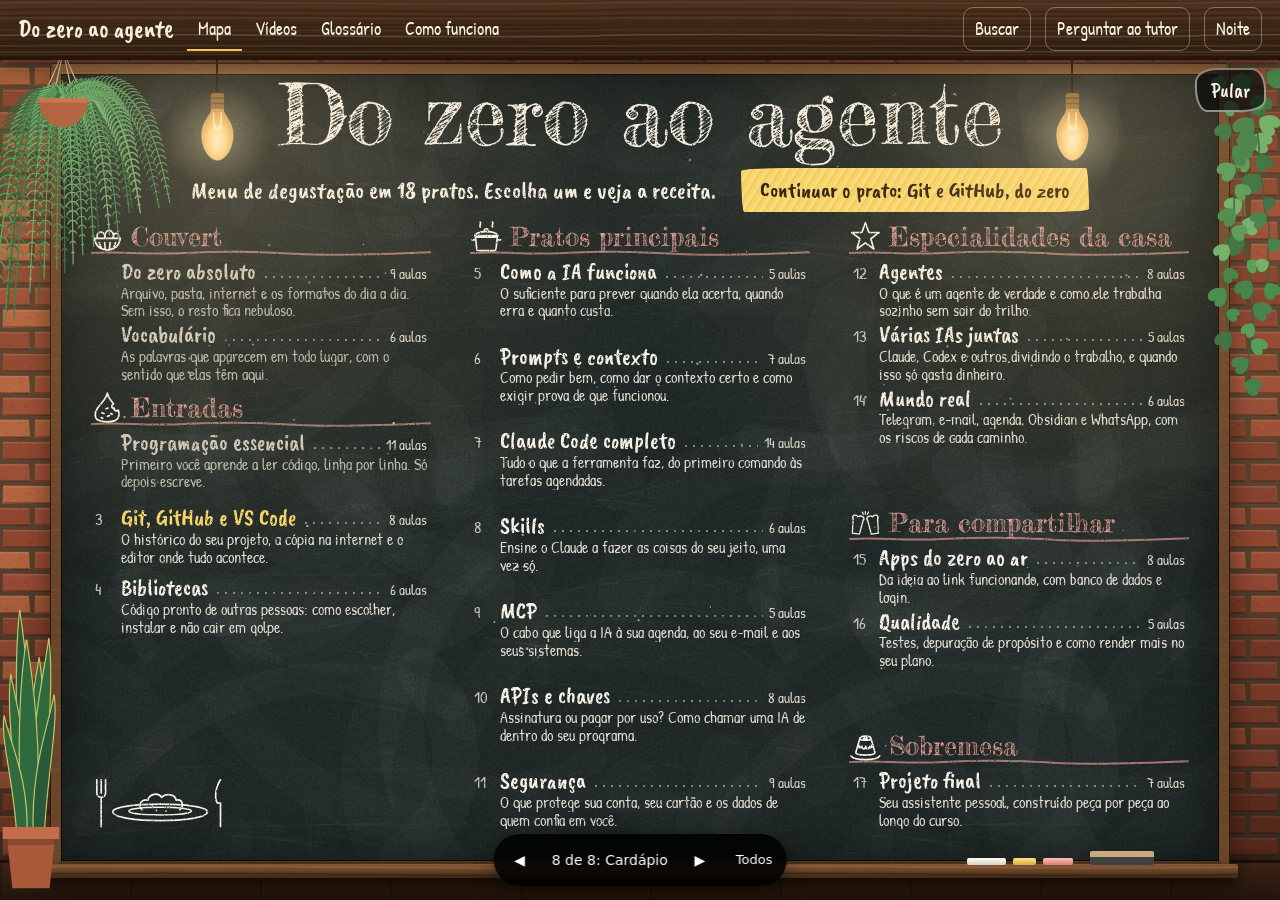
<file: temas/8-cardapio.html>
<!doctype html>
<html lang="pt-BR">
<head>
<meta charset="utf-8">
<meta name="viewport" content="width=device-width,initial-scale=1,viewport-fit=cover">
<title>Do zero ao agente: o cardápio</title>
<meta name="theme-color" content="#3b2616">
<link rel="icon" href="data:image/svg+xml,%3Csvg xmlns='http://www.w3.org/2000/svg' viewBox='0 0 32 32'%3E%3Crect width='32' height='32' rx='6' fill='%231e2725'/%3E%3Cpath d='M5 23H27M7 22C7 13 25 13 25 22M16 15V11' fill='none' stroke='%23f6f2e7' stroke-width='2.4' stroke-linecap='round'/%3E%3C/svg%3E">
<link rel="preconnect" href="https://fonts.googleapis.com">
<link rel="preconnect" href="https://fonts.gstatic.com" crossorigin>
<script>
/* A lousa nasce vazia. A trava de 5 s garante o menu visível mesmo se algo falhar. */
if(!matchMedia('(prefers-reduced-motion: reduce)').matches){
  document.documentElement.classList.add('intro');
  setTimeout(function(){document.documentElement.classList.remove('intro','escrevendo','marcando')},5000);
}
/* A folha de fontes não trava a primeira pintura: a sala escura aparece na hora. */
function poeFontes(l){
  l.media='all';
  window.fontesPedidas=Promise.all(['100px "Fredericka the Great"','30px "Caveat Brush"','20px "Patrick Hand"'].map(function(f){return document.fonts.load(f,'\u00e7\u00e3\u00e9a')}));
}
</script>
<link id="fontes" rel="stylesheet" media="print" onload="poeFontes(this)" onerror="poeFontes(this)" href="https://fonts.googleapis.com/css2?family=Bitter:ital,wght@0,400;0,600;0,700;1,400&family=Caveat+Brush&family=Fredericka+the+Great&family=Patrick+Hand&display=swap">
<style>
:root{
  --k-topo-fundo:#3b2616;--k-topo-texto:#f8efdc;--k-acento:#f4c64f;--k-acento-texto:#2a1b0e;
  --k-painel-fundo:#f8f1dc;--k-painel-texto:#1c2f6b;--k-linha:#b4c7de;
  --k-titulo:'Caveat Brush','Segoe Print','Bradley Hand',cursive;
  --k-texto:'Bitter',Georgia,'Times New Roman',serif;
  --k-raio:10px;
  --k-leitura-fundo:#fbf6e6;--k-leitura-texto:#2b2219;--k-leitura-caixa:#f2e8cb;
  --k-leitura-fundo-noite:#1b2321;--k-leitura-texto-noite:#efe9da;--k-leitura-caixa-noite:#2a3431;
  --lousa:#1e2725;--giz:#f6f2e7;--amarelo:#f7d669;--rosa:#f4a9a0;--verde:#a6e3b5;--azul:#a8d4ea;
  --mao:'Patrick Hand','Segoe Print','Comic Sans MS',cursive;
  --letreiro:'Fredericka the Great','Caveat Brush',Georgia,serif;
  --risco:url("data:image/svg+xml,%3Csvg xmlns='http://www.w3.org/2000/svg' viewBox='0 0 235 20' preserveAspectRatio='none'%3E%3Crect width='100.5' height='20'/%3E%3Cpath d='M100 0L102 20L104 0L106.5 20L109 0L112 20L115 0L118.5 20L122 0L126 20L130 0L135 20' fill='none' stroke='%23000' stroke-width='1.8'/%3E%3C/svg%3E");
  --garfo:url("data:image/svg+xml,%3Csvg xmlns='http://www.w3.org/2000/svg' width='34' height='34' viewBox='0 0 34 34'%3E%3Cg fill='none' stroke-linecap='round' transform='rotate(-38 4 4)'%3E%3Cpath d='M4 3V11C4 15 12 15 12 11V3M8 3V13M8 15V33' stroke='%232a1b0e' stroke-width='4.6'/%3E%3Cpath d='M4 3V11C4 15 12 15 12 11V3M8 3V13M8 15V33' stroke='%23f6f2e7' stroke-width='2.2'/%3E%3C/g%3E%3C/svg%3E") 3 3,pointer;
  --moldura:calc(.85*var(--u));
}
@media (min-width:1100px){
  :root{--u:min(1vw,calc((100vh - 58px)/58.4));--nome:max(20px,calc(1.8*var(--u)));--desc:max(15.5px,calc(1.22*var(--u)));--preco:max(15px,calc(1.14*var(--u)));--cabec:max(23px,calc(2*var(--u)));--gut:calc(2*var(--u))}
}
@media (max-width:1099.98px){
  :root{--u:11px;--nome:clamp(25px,7.4vw,31px);--desc:clamp(18.5px,5.1vw,21px);--preco:18px;--cabec:clamp(27px,7.9vw,36px);--gut:27px}
}
*,*::before,*::after{box-sizing:border-box}
html{-webkit-text-size-adjust:100%;background:#2c1810}
body{margin:0;font-family:var(--mao);font-size:18px;color:var(--giz);overflow-x:hidden}
.so-leitor{position:absolute;width:1px;height:1px;overflow:hidden;clip-path:inset(50%);white-space:nowrap}

/* Barra de cima: a viga de madeira do bistrô */
.k-topo{font-family:var(--mao);font-size:18px;background:var(--madeira,none) 0 0/600px 60px,linear-gradient(#513420,#3b2616 62%,#2e1c0f);box-shadow:0 2px 0 #24150a,0 7px 16px rgba(0,0,0,.45)}
.k-marca{font-size:25px;font-weight:400}
.k-nav button,.k-bt{min-height:44px}
.k-troca a{height:44px;min-width:44px}

/* Sala */
.sala{position:relative;isolation:isolate;min-height:100vh;min-height:100dvh;display:flex;flex-direction:column;overflow:clip;padding:calc(var(--k-topo-h) + .45*var(--u)) 4vw calc(2.3*var(--u));background:#7a4630 var(--tijolos,none) 0 0/512px 176px}
.sala::before{content:"";position:absolute;inset:0;z-index:0;pointer-events:none;background:linear-gradient(rgba(20,10,5,.2),transparent 26%,transparent 62%,rgba(20,10,5,.5))}
.noite-veu{position:absolute;inset:0;z-index:0;background:rgba(9,8,24,.56);opacity:0;transition:opacity .5s;pointer-events:none}
html[data-leitura="noite"] .noite-veu{opacity:1}
.chao{position:absolute;left:0;right:0;bottom:0;height:calc(2.9*var(--u));z-index:1;background:repeating-linear-gradient(90deg,rgba(0,0,0,.2) 0 2px,transparent 2px 130px),linear-gradient(#3a2415,#22140b);box-shadow:0 -3px 0 #1b0f07,0 -7px 10px rgba(0,0,0,.35)}

/* Quadro */
.quadro{position:relative;z-index:2;flex:1;display:flex;flex-direction:column;background:#5f3d24 var(--madeira,none) 0 0/600px 60px;border:var(--moldura) solid;border-color:rgba(138,92,56,.8) rgba(112,74,46,.76) rgba(84,54,31,.8) rgba(112,74,46,.76);border-radius:3px;box-shadow:0 0 0 1px #2a190d,0 calc(.7*var(--u)) calc(2.2*var(--u)) rgba(15,8,3,.62)}
.lousa{position:relative;flex:1;display:flex;flex-direction:column;background:var(--lousa) var(--lousa-tx,none) 0 0/640px;padding:calc(.3*var(--u)) calc(2.3*var(--u)) max(1*var(--u),calc(70px - var(--moldura) - 2.3*var(--u)));box-shadow:inset 0 0 0 1px rgba(0,0,0,.65),inset 0 0 calc(5*var(--u)) rgba(0,0,0,.55)}
.grao{position:absolute;inset:0;z-index:3;pointer-events:none;background:var(--grao,none) 0 0/256px}
.marcas{position:absolute;left:0;top:0;width:100%;height:100%;z-index:2;pointer-events:none;overflow:visible}
.marcas path{fill:none;stroke-linecap:round;stroke-linejoin:round}
.aparador{position:absolute;z-index:3;left:calc(-1.5*var(--u));right:calc(-1.5*var(--u));bottom:calc(-1*var(--moldura) - .5*var(--u));height:calc(1.1*var(--u));background:var(--madeira,none) 0 0/600px 60px,linear-gradient(#946240,#5f3d23 58%,#3d2613);border-radius:2px;box-shadow:0 .3em .7em rgba(0,0,0,.55)}
.gizes{position:absolute;right:7%;bottom:92%;display:flex;align-items:flex-end;gap:7px}
.gizes i{display:block;width:calc(3*var(--u));height:calc(.55*var(--u));min-height:6px;border-radius:2px;background:linear-gradient(#fffdf5,#d8d3c3)}
.gizes i:nth-child(2){width:calc(1.8*var(--u));background:linear-gradient(#ffe48c,#d6ae3d)}
.gizes i:nth-child(3){width:calc(2.4*var(--u));background:linear-gradient(#ffc1b8,#d4806f)}
.gizes b{display:block;width:calc(5*var(--u));height:calc(1.1*var(--u));min-height:12px;margin-left:10px;border-radius:2px;background:linear-gradient(#caa97e 0 42%,#40423f 42%)}

/* Cabeçalho */
.cabeca{position:relative;text-align:center}
.titulo{margin:0;font-weight:400;line-height:0}
.titulo svg{display:block;margin:0 auto;height:calc(6.8*var(--u));max-width:100%;overflow:visible}
.titulo text{font-family:var(--letreiro);font-size:100px;fill:var(--giz)}
.sub{display:flex;justify-content:center;align-items:center;gap:calc(2*var(--u));margin-top:calc(.3*var(--u))}
.frase{margin:0;font-family:var(--k-titulo);font-size:max(19px,calc(1.85*var(--u)));line-height:1.1;text-wrap:balance}
.continuar{appearance:none;border:0;min-height:44px;padding:calc(.5*var(--u)) calc(1.5*var(--u));font-family:var(--k-titulo);font-size:max(19px,calc(1.75*var(--u)));line-height:1.1;color:#2a1b0e;background:repeating-linear-gradient(-58deg,#f7d669 0 3px,#f3cd58 3px 5px,#f9dd80 5px 8px);border-radius:255px 18px 225px 18px/18px 225px 18px 255px;cursor:pointer;transition:transform .15s;position:relative;z-index:4}
.continuar:hover{transform:rotate(-1deg) scale(1.03)}
.continuar:active{transform:scale(.98)}
.continuar span{white-space:nowrap}

/* Cardápio */
.colunas{position:relative;flex:1;display:grid;grid-template-columns:repeat(3,minmax(0,1fr));gap:calc(3*var(--u));margin-top:calc(.6*var(--u))}
.coluna{display:flex;flex-direction:column;justify-content:space-between;gap:calc(.5*var(--u));min-width:0}
.tempo h2{margin:0 0 .08em;padding-bottom:.12em;font-weight:400;font-family:var(--letreiro);font-size:var(--cabec);line-height:1.08;color:var(--rosa);display:flex;align-items:center;gap:.3em;background:url("data:image/svg+xml,%3Csvg xmlns='http://www.w3.org/2000/svg' viewBox='0 0 400 8' preserveAspectRatio='none'%3E%3Cpath d='M1 4C40 1 60 7 110 4S190 2 240 5S340 6 399 3' fill='none' stroke='%23f4a9a0' stroke-opacity='.62' stroke-width='2' vector-effect='non-scaling-stroke' stroke-linecap='round'/%3E%3C/svg%3E") 0 100%/100% 6px no-repeat}
.rabisco{width:1.28em;height:1.28em;flex:none;fill:none;stroke:var(--giz);stroke-width:2.5;stroke-linecap:round;stroke-linejoin:round}
.lista{list-style:none;margin:0;padding:0}
@media (min-width:1100px){
  .tempo:only-child{flex:1;display:flex;flex-direction:column}
  .tempo:only-child .lista{flex:1;display:flex;flex-direction:column;justify-content:space-between}
}
@media (min-width:1100px) and (max-height:800px){
  :root{--cabec:max(21px,calc(1.85*var(--u)))}
  .conta strong{display:none}
  .lampada{--lamp:calc(2.9*var(--u));--cabo:calc(1.9*var(--u))}
  .titulo svg{height:calc(5.7*var(--u))}
  .sub{margin-top:0}
  .colunas{margin-top:calc(.25*var(--u))}
  html .prato[data-estado="atual"]{margin:calc(.75*var(--u)) 0 calc(.3*var(--u))}
}
.prato{position:relative}
.prato-bt{position:relative;display:block;width:100%;min-height:44px;margin:0;padding:calc(.13*var(--u)) calc(.35*var(--u));text-align:left;background:none;border:0;color:inherit;font:inherit;cursor:var(--garfo);border-radius:14px 10px 16px 8px/10px 14px 8px 16px;-webkit-tap-highlight-color:transparent;transition:background-color .12s}
.prato-bt:hover,.prato-bt.pedido{background-color:rgba(255,248,225,.075)}
.prato-bt:hover .nome{color:#fff}
.prato-bt:active{background-color:rgba(255,248,225,.13)}
.linha-nome{display:flex;align-items:baseline;gap:.34em}
.num{flex:none;min-width:calc(var(--gut) - .34em);font-size:calc(var(--nome)*.74);color:#c9c6b9}
.nome{font-family:var(--k-titulo);font-size:var(--nome);line-height:1.08;color:var(--giz)}
.pontos{flex:1 1 0;min-width:0;height:4px;color:#d8d5c8;background:radial-gradient(circle,currentColor 1.05px,transparent 1.45px) 0 50%/8px 100% repeat-x;opacity:.55}
.preco{flex:none;font-size:var(--preco);white-space:nowrap;color:#dcd8ca}
.desc{display:block;padding-left:var(--gut);font-size:var(--desc);line-height:1.13;color:#e4e0d3}
.linha-d{display:block;width:fit-content}
.prato[data-estado="feito"] .nome{color:#cfcbbd}
.prato[data-estado="feito"] .desc{color:#bdbbae}
.prato[data-estado="feito"] .num{visibility:hidden}
.prato[data-estado="atual"]{margin:calc(.95*var(--u)) 0 calc(.5*var(--u))}
.prato[data-estado="atual"] .nome{color:var(--amarelo)}
.plaquinha{position:absolute;z-index:4;right:calc(.4*var(--u));top:-1.02em;padding:.08em .62em .12em;font-family:var(--k-titulo);font-size:max(16px,calc(1.2*var(--u)));line-height:1.2;color:#2a1b0e;background:linear-gradient(#d9ac72,#b98a50);border-radius:3px;box-shadow:0 2px 0 #7a5530,0 3px 7px rgba(0,0,0,.45);transform:rotate(2.6deg);transform-origin:50% -6px}
.plaquinha::before,.plaquinha::after{content:"";position:absolute;top:-7px;width:1.5px;height:9px;background:#e8dcc0}
.plaquinha::before{left:18%;transform:rotate(16deg)}
.plaquinha::after{right:18%;transform:rotate(-16deg)}
html.balancar .plaquinha{animation:plaquinha 1.3s ease-out both}
@keyframes plaquinha{0%{transform:rotate(-14deg) translateY(-6px);opacity:0}18%{opacity:1}35%{transform:rotate(9deg)}58%{transform:rotate(-3deg)}80%{transform:rotate(4deg)}100%{transform:rotate(2.6deg)}}

/* Prato com vapor e conta */
.rodape-col{display:flex;align-items:flex-end;gap:calc(1.2*var(--u));margin-top:auto}
.cena{position:relative;flex:none;width:calc(10.8*var(--u));height:calc(7.3*var(--u))}
.cena svg.prato-svg{position:absolute;left:0;bottom:0;width:100%;fill:none;stroke:var(--giz);stroke-width:2.3;stroke-linecap:round;stroke-linejoin:round}
.vapor{position:absolute;left:var(--x);bottom:44%;width:calc(1.3*var(--u));height:calc(3.9*var(--u));animation:subir 3.5s ease-in-out infinite var(--a,0s);opacity:0;will-change:transform,opacity}
.vapor svg{display:block;width:100%;height:100%;fill:none;stroke:var(--azul);stroke-width:2.2;stroke-linecap:round}
@keyframes subir{0%{transform:translateY(12px) scaleY(.82);opacity:0}28%{opacity:.9}70%{opacity:.45}100%{transform:translateY(-12px) scaleY(1.08);opacity:0}}
.conta{position:relative;z-index:4;flex:1;min-width:0;margin:0 0 calc(.55*var(--u));padding:.45em .75em .5em;font-size:max(15.5px,calc(1.16*var(--u)));line-height:1.16;color:var(--k-painel-texto);background:var(--k-painel-fundo);transform:rotate(-1.4deg);box-shadow:0 5px 12px rgba(0,0,0,.5)}
.conta::after{content:"";position:absolute;left:0;right:0;top:calc(100% - .5px);height:7px;background:conic-gradient(from -45deg at 50% 100%,var(--k-painel-fundo) 90deg,transparent 0) 0 0/14px 7px repeat-x}
.conta strong{display:block;font-family:var(--k-titulo);font-weight:400;font-size:1.24em;line-height:1.05}
.conta p{margin:0}
html.balancar .conta{animation:pousar .34s cubic-bezier(.3,.8,.25,1) both}
@keyframes pousar{from{transform:translateY(-14px) rotate(3deg);opacity:0}to{transform:rotate(-1.4deg);opacity:1}}

/* Lâmpadas e plantas */
.lampada{position:absolute;top:var(--k-topo-h);z-index:5;width:var(--lamp,calc(3.5*var(--u)));transform-origin:50% 0;pointer-events:none;animation:balanco 6.6s ease-in-out infinite alternate;will-change:transform}
.lampada.a{left:15.2%}
.lampada.b{left:82%;animation-duration:7.5s;animation-delay:-2.4s}
.cabo{width:2px;height:var(--cabo,calc(2.7*var(--u)));margin:0 auto;background:#17100b}
.bulbo{display:block;width:100%;overflow:visible}
.halo{position:absolute;left:50%;top:calc(var(--cabo,calc(2.7*var(--u))) + 3.4*var(--u));width:76vw;height:76vw;margin:-38vw 0 0 -38vw;border-radius:50%;background:radial-gradient(closest-side,rgba(255,226,170,.5),rgba(255,206,135,.2) 11%,rgba(255,190,110,.09) 42%,rgba(255,190,110,0));transition:opacity .5s}
html[data-leitura="noite"] .halo{background:radial-gradient(closest-side,rgba(255,226,170,.62),rgba(255,206,135,.3) 11%,rgba(255,190,110,.14) 42%,rgba(255,190,110,0))}
@keyframes balanco{from{transform:rotate(-1.7deg)}to{transform:rotate(1.7deg)}}
.planta{position:absolute;z-index:4;pointer-events:none;overflow:visible}
.samambaia{left:calc(-1.4*var(--u));top:calc(var(--k-topo-h) - 2px);width:calc(17*var(--u));transform-origin:30% 0;animation:brisa 8s ease-in-out infinite alternate;will-change:transform}
.jiboia{right:calc(-.2*var(--u));top:calc(var(--k-topo-h) - 2px);width:calc(6.2*var(--u));transform-origin:60% 0;animation:brisa 9.5s ease-in-out infinite alternate-reverse;will-change:transform}
.espada{left:calc(-.8*var(--u));bottom:calc(.7*var(--u));width:calc(6.4*var(--u))}
@keyframes brisa{from{transform:rotate(-.7deg)}to{transform:rotate(.7deg)}}

/* Abertura */
.apagao{position:absolute;inset:0;z-index:6;background:#070504;pointer-events:none;opacity:0}
html.intro .apagao{opacity:.8}
html.intro.escrevendo .apagao{animation:acender .6s ease-out both}
@keyframes acender{0%{opacity:.8}30%{opacity:.3}44%{opacity:.52}100%{opacity:0}}
html.intro .escreve,html.intro .fisico,html.intro .marcas,html.intro .desc,html.intro #titulo{visibility:hidden}
html.intro.escrevendo #titulo{visibility:visible}
html.escrevendo .escreve{visibility:visible;-webkit-mask:var(--risco) 100% 0/235% 100% no-repeat;mask:var(--risco) 100% 0/235% 100% no-repeat;animation:escrever var(--dur,260ms) linear var(--d,0ms) both}
html.escrevendo .escreve.ja{-webkit-mask:none;mask:none;animation:none}
@keyframes escrever{from{-webkit-mask-position:100% 0;mask-position:100% 0}to{-webkit-mask-position:0 0;mask-position:0 0}}
html.marcando .marcas,html.marcando .fisico{visibility:visible}
.tr-marca{stroke-dasharray:1 1.02;stroke-dashoffset:1;animation:tracar var(--dur,180ms) ease-out var(--d,0ms) forwards}
@keyframes tracar{to{stroke-dashoffset:0}}
#po{position:fixed;inset:0;z-index:7;width:100%;height:100%;pointer-events:none}
.bastao{position:fixed;left:0;top:0;z-index:8;width:calc(3.4*var(--u));min-width:32px;height:9px;border-radius:2px;background:linear-gradient(#fff,#d5d0c0);box-shadow:0 2px 3px rgba(0,0,0,.45);transform-origin:0 50%;pointer-events:none;will-change:transform}
.pular{display:none;position:fixed;z-index:9;right:14px;top:calc(var(--k-topo-h) + 10px);min-width:64px;min-height:44px;padding:0 14px;font-family:var(--k-titulo);font-size:20px;color:var(--giz);background:rgba(10,12,12,.72);border:2px solid rgba(246,242,231,.55);border-radius:22px 14px 24px 12px/14px 22px 12px 24px;cursor:pointer}
html.intro .pular{display:block}

/* Chef */
.chef{position:fixed;z-index:58;right:calc(4vw + 1.5*var(--u));bottom:calc(3.3*var(--u) + 14px);height:clamp(230px,40vh,360px);aspect-ratio:322/300;pointer-events:none;visibility:hidden;opacity:0;transform:translateY(12px);transition:transform .32s cubic-bezier(.3,.8,.25,1),opacity .18s}
.chef::before{content:"";position:absolute;inset:4% 7% 2% 1%;border-radius:50% 44% 26% 26%/42% 42% 14% 14%;background:rgb(21,28,26);box-shadow:0 0 26px 18px rgb(21,28,26)}
.chef svg{position:relative;display:block;width:100%;height:100%;overflow:visible;fill:none;stroke:var(--giz);stroke-width:3.2;stroke-linecap:round;stroke-linejoin:round}
.chef .tampa path,.chef .tampa circle,.chef .fundo{fill:var(--lousa)}
.chef .rosa{stroke:var(--rosa)}
.chef .amarelo{stroke:var(--amarelo)}
.chef text{font-family:var(--k-titulo);font-size:26px;fill:var(--amarelo);stroke:none}
.chef .piscada{display:none}
.chef.levantou .piscada{display:inline}
.chef.levantou .olho-d{display:none}
.chef.na-cena{visibility:visible;opacity:1;transform:none}
.chef.na-cena.tracando .tr{stroke-dasharray:1 1.02;stroke-dashoffset:1;animation:tracar .3s ease-out both}
.chef.saindo{opacity:0;transform:translateY(16px)}
.chef .vap path{stroke:var(--azul);stroke-width:2.6;opacity:0}
.chef.levantou .vap path{animation:vapor-chef 1.5s ease-out infinite}
.chef.levantou .vap path:nth-child(2){animation-delay:.22s}
.chef.levantou .vap path:nth-child(3){animation-delay:.44s}
@keyframes vapor-chef{0%{transform:translateY(8px);opacity:0}30%{opacity:.95}100%{transform:translateY(-7px);opacity:0}}
.chef.servindo{transform:translateX(calc(4vw + 1.5*var(--u) - 472px))}

/* Comanda */
.k-painel{font-family:var(--mao);font-size:19px;background:var(--k-painel-fundo);box-shadow:-12px 0 36px rgba(0,0,0,.5)}
.k-painel::before{content:"";position:absolute;top:0;bottom:0;left:-10px;width:10.5px;background:conic-gradient(from 45deg at 0 50%,var(--k-painel-fundo) 90deg,transparent 0) 0 0/10.5px 20px repeat-y}
.k-painel[data-carimbo]::after{content:attr(data-carimbo);position:absolute;top:13px;right:22px;padding:1px 9px 2px;font-family:var(--k-titulo);font-size:19px;line-height:1.2;color:#b3321f;border:2.5px solid #b3321f;border-radius:5px;transform:rotate(-4deg);opacity:.86;pointer-events:none}
.cab-comanda{display:flex;align-items:center;gap:.5em;margin:0;padding:14px 22px 6px 26px;font-size:18px;color:#3c4d86;border-bottom:1.5px dashed var(--k-linha)}
.k-painel header{padding:12px 16px 6px 26px}
.k-painel h2{font-size:36px;font-weight:400;line-height:1.05}
.k-painel p{padding:0 22px 12px 26px;font-size:20px;line-height:1.25;opacity:1}
.k-aulas{padding:0 14px 84px;background:linear-gradient(90deg,transparent 62px,#e9a8a0 62px 63.5px,transparent 63.5px)}
.k-aulas button{align-items:baseline;gap:14px;min-height:48px;padding:10px 8px;font-size:21px;line-height:1.2}
.k-aulas .id{flex:0 0 38px;padding:0;font-size:17px;opacity:1;color:#a43a2a}
.k-painel :focus-visible,.k-aula :focus-visible{outline-color:#a8441f}
html[data-leitura="noite"] .k-aula :focus-visible,.k-aula-barra :focus-visible{outline-color:var(--k-acento)}
html[data-leitura="noite"]{--k-painel-fundo:#ebe0c5}
.k-aula-barra strong{font-size:23px;font-weight:400}
.k-aula h1,.k-aula h2,.k-caixa h3{font-weight:400}
.k-caixa h3{font-size:25px}

/* Telas menores */
@media (max-width:1099.98px){
  .sala{padding:calc(var(--k-topo-h) + 12px) 8px 92px}
  .quadro{--moldura:8px}
  .lousa{padding:48px 12px 22px}
  .cabeca{padding-top:6px}
  .titulo svg{width:min(100%,560px);height:auto}
  .sub{flex-direction:column;gap:12px;margin-top:6px}
  .frase{font-size:clamp(22px,5.9vw,26px);max-width:21em}
  .continuar{width:100%;max-width:440px;min-height:64px;padding:8px 14px;font-size:clamp(22px,6.2vw,27px);line-height:1.08}
  .continuar span{display:block}
  .colunas{display:flex;flex-direction:column;gap:22px;margin-top:24px}
  .coluna,.rodape-col{display:contents}
  .tempo h2{margin-bottom:.22em}
  .prato{margin-bottom:9px}
  .prato-bt{padding:4px 4px}
  .prato[data-estado="atual"]{margin:30px 0 14px}
  .plaquinha{right:6px;top:-22px;font-size:18px}
  .cena{align-self:center;width:210px;height:150px}
  .vapor{width:24px;height:70px}
  .conta{order:9;flex:none;align-self:flex-end;width:min(76%,290px);margin:6px 2px 14px;font-size:19px}
  .chao{height:82px}
  .lampada{width:32px;--cabo:16px}
  .lampada.a{display:none}
  .lampada.b{left:70%}
  .halo{width:150vw;height:150vw;margin:-75vw 0 0 -75vw;top:44px}
  .samambaia{left:-16px;width:112px}
  .jiboia{right:-5px;width:37px}
  .espada{left:-4px;bottom:20px;width:64px}
  .aparador{left:-6px;right:-6px;bottom:-12px;height:11px}
  .gizes{right:5%}
  .gizes i{width:26px;height:6px}
  .gizes i:nth-child(2){width:15px}
  .gizes i:nth-child(3){width:20px}
  .gizes b{width:40px;height:11px}
  }
@media (max-width:980px){
  .pular{top:auto;bottom:calc(72px + env(safe-area-inset-bottom));right:12px}
  .chef{right:2px;bottom:62px;height:min(204px,27vh)}
  .chef.servindo{transform:translateY(calc(-78vh + 92px))}
  .k-painel{border-radius:0;box-shadow:0 -12px 36px rgba(0,0,0,.5)}
  .k-painel::before{left:0;right:0;top:-10px;bottom:auto;width:auto;height:10.5px;background:conic-gradient(from 135deg at 50% 0,var(--k-painel-fundo) 90deg,transparent 0) 0 0/20px 10.5px repeat-x}
}
@media (min-width:700px) and (max-width:1099.98px){
  :root{--nome:27px;--desc:19px}
  .sala{padding-left:3vw;padding-right:3vw}
  .colunas{display:grid;grid-template-columns:repeat(2,minmax(0,1fr));gap:18px 30px;align-items:start}
  .coluna{display:flex;gap:18px;justify-content:flex-start}
  .coluna:nth-child(3){grid-column:1/-1;display:grid;grid-template-columns:repeat(2,minmax(0,1fr));gap:18px 30px;align-items:start}
  .coluna:nth-child(3) .tempo:first-child{grid-row:1/span 2}
  .rodape-col{display:flex;align-items:flex-end;gap:14px}
  .conta{flex:1;width:auto;margin:0 0 12px}
  .cena{width:150px;height:110px}
}
@media (max-height:520px) and (max-width:1099.98px){.chef.servindo{opacity:0}}
html.parado *,html.parado *::before,html.parado *::after,.fora,.fora *{animation-play-state:paused!important}
@media (prefers-reduced-motion:reduce){
  .lampada,.samambaia,.jiboia{animation:none;will-change:auto}
  .vapor{animation:none;opacity:.7;will-change:auto}
  .chef,.chef::before,.continuar,.noite-veu,.halo{transition:none}
  .chef .vap path,.chef.levantou .vap path{animation:none;opacity:.8}
  .apagao,.pular,.bastao,#po{display:none!important}
  .continuar:hover{transform:none}
}
</style>
</head>
<body>
<button class="pular" id="pular" type="button" aria-label="Pular a animação de abertura">Pular</button>

<svg width="0" height="0" style="position:absolute" aria-hidden="true" focusable="false">
  <symbol id="d-cesta" viewBox="0 0 48 48"><path d="M5 27C7 38 14 44 24 44C34 44 41 38 43 27ZM12 33L15 41M20 33L21 43M28 33L27 43M36 33L33 41M9 26C7 16 20 14 21 26M20 26C20 11 34 12 33 26M32 26C33 17 43 18 40 27"/></symbol>
  <symbol id="d-coxinha" viewBox="0 0 48 48"><path d="M24 3C25 11 30 14 33 19C29 21 30 26 34 25C33 29 38 30 40 28C42 34 41 40 36 43C29 46 17 46 11 43C5 40 5 32 9 26C13 19 22 13 24 3ZM16 32L19 33M24 37L27 36M15 39L17 40M22 26L25 25M29 33L31 34"/></symbol>
  <symbol id="d-panela" viewBox="0 0 48 48"><path d="M8 25H40L38 43C38 44 37 45 36 45H12C11 45 10 44 10 43ZM8 29H3M40 29H45M7 23C10 15 38 15 41 23ZM21 16C21 12 27 12 27 16M15 10C13 8 17 6 15 3M33 10C31 8 35 6 33 3"/></symbol>
  <symbol id="d-estrela" viewBox="0 0 48 48"><path d="M24 4L29 18L44 18.5L32 27.5L36.5 42.5L24 33.5L11.5 42.5L16 27.5L4 18.5L19 18Z"/></symbol>
  <symbol id="d-chopp" viewBox="0 0 64 48"><g transform="rotate(9 15 28)"><path d="M6 15L9 44H23L26 15M5 15C3 8 12 7 15 11C19 7 28 8 27 15"/></g><g transform="translate(64 0) scale(-1 1) rotate(9 15 28)"><path d="M6 15L9 44H23L26 15M5 15C3 8 12 7 15 11C19 7 28 8 27 15"/></g><path d="M32 1V6M26 2L28 6M38 2L36 6"/></symbol>
  <symbol id="d-pudim" viewBox="0 0 48 48"><path d="M16 12C16 8 32 8 32 12C32 16 16 16 16 12ZM21 12C21 10.6 27 10.6 27 12C27 13.4 21 13.4 21 12ZM16 12L10 33C10 38 38 38 38 33L32 12M14.5 22C14 27 18 27 18.5 23C19 29 24 29 24.5 24C25 29 30 28 30.5 24C31 27 34 26 33.5 22M3 38C8 45 40 45 45 38"/></symbol>
</svg>

<div class="sala" id="sala">
  <div class="noite-veu"></div>
  <svg class="planta samambaia" id="samambaia" viewBox="0 0 300 430" aria-hidden="true" focusable="false"></svg>
  <svg class="planta jiboia" id="jiboia" viewBox="0 0 110 470" aria-hidden="true" focusable="false"></svg>
  <svg class="planta espada" id="espada" viewBox="0 0 110 340" aria-hidden="true" focusable="false"></svg>
  <div class="chao"></div>
  <main class="quadro" id="quadro">
    <div class="lousa" id="lousa">
      <header class="cabeca">
        <h1 class="titulo"><span class="so-leitor">Do zero ao agente</span><svg id="titulo" aria-hidden="true" focusable="false"></svg></h1>
        <div class="sub">
          <p class="frase escreve">Menu de degustação em 18 pratos. Escolha um e veja a receita.</p>
          <button class="continuar escreve" id="continuar" type="button"><span>Continuar o prato:</span> <span>Git e GitHub, do zero</span></button>
        </div>
      </header>
      <div class="colunas" id="colunas"></div>
      <svg class="marcas" id="marcas" aria-hidden="true" focusable="false"></svg>
      <div class="grao"></div>
    </div>
    <div class="aparador" aria-hidden="true"><div class="gizes"><i></i><i></i><i></i><b></b></div></div>
  </main>
  <div class="lampada a" aria-hidden="true"><div class="halo"></div><div class="cabo"></div><svg class="bulbo" viewBox="0 0 60 92"><use href="#bulbo-d"/></svg></div>
  <div class="lampada b" aria-hidden="true"><div class="halo"></div><div class="cabo"></div><svg class="bulbo" viewBox="0 0 60 92"><defs><radialGradient id="vidro" cx=".5" cy=".62" r=".62"><stop offset="0" stop-color="#fff8dc"/><stop offset=".46" stop-color="#ffd27a"/><stop offset="1" stop-color="#e68f2c" stop-opacity=".88"/></radialGradient></defs><g id="bulbo-d"><rect x="21" width="18" height="22" rx="3" fill="#7d5a2b"/><path d="M21 7H39M21 14H39" stroke="#553a1a" stroke-width="2"/><path d="M22 22C22 30 9 38 9 56C9 74 19 90 30 90C41 90 51 74 51 56C51 38 38 30 38 22Z" fill="url(#vidro)" stroke="#ffe7b0" stroke-opacity=".65"/><path d="M25 26V50L27.5 45L30 50L32.5 45L35 50V26" fill="none" stroke="#fffbe8" stroke-width="1.6"/></g></svg></div>
  <div class="apagao"></div>
</div>

<div class="chef" id="chef" aria-hidden="true">
  <svg viewBox="-92 0 322 300" focusable="false">
    <path class="tr" pathLength="1" d="M84 156C62 162 48 180 44 226C42 250 45 272 54 286M136 156C158 162 172 180 176 226C178 250 175 272 166 286"/>
    <path class="tr" pathLength="1" d="M54 286C86 295 134 295 166 286"/>
    <path d="M96 258h.01M124 258h.01M96 277h.01M124 277h.01" stroke-width="6"/>
    <path class="tr rosa" pathLength="1" d="M86 152C96 163 124 163 134 152M101 160L110 178L119 160"/>
    <path class="tr" pathLength="1" d="M78 64C56 68 42 48 57 35C52 17 79 7 91 21C99 5 130 5 136 23C152 13 173 29 161 46C174 58 163 70 142 64"/>
    <path class="tr" pathLength="1" d="M76 60L75 84C92 92 128 92 145 84L144 60M94 44L96 62M111 38V62M128 44L126 62"/>
    <path class="tr" pathLength="1" d="M77 88C71 122 84 150 110 150C136 150 149 122 143 88"/>
    <path d="M96 106h.01" stroke-width="7"/>
    <path class="olho-d" d="M124 106h.01" stroke-width="7"/>
    <path class="piscada" d="M117 107Q124 100 131 107" stroke-width="3.4"/>
    <path class="tr" pathLength="1" d="M87 96Q95 90 104 95M116 95Q125 90 133 96"/>
    <path class="tr" pathLength="1" d="M110 106C104 116 106 121 113 120"/>
    <path class="tr" pathLength="1" d="M110 125C100 116 89 118 83 124C79 128 72 127 70 119M110 125C120 116 131 118 137 124C141 128 148 127 150 119M110 127C101 134 91 134 83 130M110 127C119 134 129 134 137 130"/>
    <path class="tr" pathLength="1" d="M101 139Q110 146 119 139"/>
    <path class="rosa" d="M81 112q5 -3 9 0M130 112q5 -3 9 0"/>
    <path class="tr" pathLength="1" d="M150 170C176 186 198 212 186 240C182 248 170 248 164 243"/>
    <path class="tr fundo" pathLength="1" d="M26 240C52 250 168 250 194 240C168 232 52 232 26 240Z"/>
    <path class="tr" pathLength="1" d="M56 236C78 244 142 244 164 236C142 230 78 230 56 236Z"/>
    <path class="tr" pathLength="1" d="M80 234C80 205 140 205 140 234"/>
    <text id="chef-n" x="110" y="232" text-anchor="middle">3</text>
    <g class="vap"><path d="M92 208C87 200 97 194 92 186C87 178 97 172 92 166"/><path d="M110 204C105 196 115 190 110 182C105 174 115 168 110 162"/><path d="M128 208C123 200 133 194 128 186C123 178 133 172 128 166"/></g>
    <path class="tr" id="braco" pathLength="1" d="M74 162Q26 205 110 170"/>
    <g class="tampa" id="tampa">
      <path class="tr" pathLength="1" d="M48 236C48 194 78 178 110 178C142 178 172 194 172 236Z"/>
      <path style="fill:none" class="tr" pathLength="1" d="M66 219C70 205 80 196 94 191"/>
      <circle cx="110" cy="171" r="7"/>
    </g>
    <circle class="fundo" id="mao" cx="110" cy="170" r="8.5"/>
  </svg>
</div>

<script src="dados.js"></script>
<script src="kit.js"></script>
<script>
Kit.iniciar({ id: '8-cardapio' });
(function () {
  const raiz = document.documentElement;
  const REDUZ = matchMedia('(prefers-reduced-motion: reduce)').matches;
  const $ = (s, e = document) => e.querySelector(s);
  const $$ = (s, e = document) => [...e.querySelectorAll(s)];
  const NS = 'http://www.w3.org/2000/svg';
  const esc = s => String(s).replace(/[&<>"]/g, c => ({ '&': '&amp;', '<': '&lt;', '>': '&gt;', '"': '&quot;' }[c]));
  const rng = a => () => { a |= 0; a = a + 0x6D2B79F5 | 0; let t = Math.imul(a ^ a >>> 15, 1 | a); t = t + Math.imul(t ^ t >>> 7, 61 | t) ^ t; return ((t ^ t >>> 14) >>> 0) / 4294967296; };
  const tela = (w, h) => { const c = document.createElement('canvas'); c.width = w; c.height = h; return c; };
  const f1 = n => n.toFixed(1);
  const lim = p => Math.max(0, Math.min(1, p));
  const lerp = (a, b, p) => a + (b - a) * p;

  /* Texturas pintadas uma vez só: parede, lousa e o grão que falha o giz */
  function texturaTijolos() {
    const L = 128, A = 44, C = 8, F = 8, W = L * C, H = A * F, c = tela(W, H), g = c.getContext('2d');
    g.fillStyle = '#54402f'; g.fillRect(0, 0, W, H);
    const r0 = rng(9);
    for (let i = 0; i < 500; i++) { g.fillStyle = r0() < .5 ? 'rgba(25,15,8,.08)' : 'rgba(190,170,140,.07)'; g.fillRect(r0() * W, r0() * H, 1 + r0() * 3, 1 + r0() * 3); }
    const cores = ['#a6553a', '#9b4c34', '#8d452f', '#b1623f', '#7f3d2a', '#b96f4b', '#944a35', '#a95a36', '#874030'];
    const tijolo = (px, py, sem) => {
      const r = rng(sem), w = L - 7, h = A - 7;
      g.fillStyle = cores[Math.floor(r() * cores.length)];
      g.beginPath(); g.moveTo(px + 3, py); g.lineTo(px + w - 2, py + r() * 2); g.lineTo(px + w, py + h - 2); g.lineTo(px + 2, py + h); g.closePath(); g.fill();
      g.fillStyle = 'rgba(255,225,190,.13)'; g.fillRect(px + 3, py + 1, w - 6, 3);
      g.fillStyle = 'rgba(0,0,0,.24)'; g.fillRect(px + 3, py + h - 4, w - 5, 4);
      for (let i = 0; i < 26; i++) { g.fillStyle = r() < .6 ? 'rgba(30,12,5,.13)' : 'rgba(255,215,180,.1)'; g.fillRect(px + 2 + r() * (w - 6), py + 2 + r() * (h - 5), 1 + r() * 4, 1 + r() * 2); }
    };
    for (let y = 0; y < F; y++) for (let x = 0; x < C; x++) {
      const ox = x * L + (y % 2 ? L / 2 : 0), sem = 500 + y * 40 + x;
      tijolo(ox + 3, y * A + 3, sem);
      if (ox + L > W) tijolo(ox + 3 - W, y * A + 3, sem);
    }
    return c;
  }
  function ruido(w, h, cor, dens, aMin, aMax, sem) {
    const c = tela(w, h), g = c.getContext('2d'), im = g.createImageData(w, h), d = im.data, r = rng(sem);
    for (let i = 0; i < d.length; i += 4) if (r() < dens) { d[i] = cor[0]; d[i + 1] = cor[1]; d[i + 2] = cor[2]; d[i + 3] = (aMin + r() * (aMax - aMin)) * 255; }
    g.putImageData(im, 0, 0);
    return c;
  }
  function texturaLousa() {
    const S = 640, c = tela(S, S), g = c.getContext('2d'), r = rng(21);
    g.fillStyle = '#1e2725'; g.fillRect(0, 0, S, S);
    g.lineCap = 'round';
    for (let i = 0; i < 40; i++) {
      const x = r() * S, y = r() * S, rad = 80 + r() * 220, a0 = r() * 6.3, len = .5 + r() * 1.3, w = 16 + r() * 50;
      g.strokeStyle = `rgba(226,236,226,${(.008 + r() * .017).toFixed(3)})`; g.lineWidth = w;
      const m = rad + w;
      for (const dx of [-S, 0, S]) for (const dy of [-S, 0, S]) {
        const X = x + dx, Y = y + dy;
        if (X + m < 0 || X - m > S || Y + m < 0 || Y - m > S) continue;
        g.beginPath(); g.arc(X, Y, rad, a0, a0 + len); g.stroke();
      }
    }
    for (let i = 0; i < 120; i++) {
      const x = r() * S, y = r() * S, l = 30 + r() * 140, a = -.25 + r() * .5;
      g.strokeStyle = `rgba(240,245,235,${(.012 + r() * .03).toFixed(3)})`; g.lineWidth = .6 + r() * 1.2;
      g.beginPath(); g.moveTo(x, y); g.lineTo(x + Math.cos(a) * l, y + Math.sin(a) * l); g.stroke();
    }
    g.fillStyle = g.createPattern(ruido(128, 128, [255, 255, 255], .3, .01, .05, 8), 'repeat'); g.fillRect(0, 0, S, S);
    return c;
  }
  function texturaGrao() {
    const k = devicePixelRatio > 1.4 ? 2 : 1, S = 256 * k, c = ruido(S, S, [30, 39, 37], .085, .12, .72, 5), g = c.getContext('2d'), r = rng(6);
    g.lineWidth = .7 * k; g.lineCap = 'round';
    for (let i = 0; i < 110; i++) {
      const x = r() * S, y = r() * S, l = (7 + r() * 26) * k, a = -.3 + r() * .25;
      g.strokeStyle = `rgba(30,39,37,${(.14 + r() * .28).toFixed(2)})`;
      g.beginPath(); g.moveTo(x, y); g.lineTo(x + Math.cos(a) * l, y + Math.sin(a) * l); g.stroke();
    }
    return c;
  }
  const textura = (nome, c, tipo, q) => c.toBlob(b => { if (b) raiz.style.setProperty(nome, `url(${URL.createObjectURL(b)})`); }, tipo, q);
  function texturaMadeira() {
    const W = 600, H = 60, c = tela(W, H), g = c.getContext('2d'), r = rng(14);
    g.lineCap = 'round';
    for (let i = 0; i < 46; i++) {
      const y = r() * H, a = .05 + r() * .17, amp = 1 + r() * 4;
      g.strokeStyle = r() < .35 ? `rgba(255,220,170,${(a * .55).toFixed(3)})` : `rgba(20,8,0,${a.toFixed(3)})`;
      g.lineWidth = .5 + r() * 1.4;
      g.beginPath(); g.moveTo(-10, y); g.bezierCurveTo(W * .33, y - amp, W * .66, y + amp, W + 10, y); g.stroke();
    }
    return c;
  }
  textura('--madeira', texturaMadeira(), 'image/png');
  textura('--tijolos', texturaTijolos(), 'image/jpeg', .84);
  textura('--lousa-tx', texturaLousa(), 'image/jpeg', .82);
  textura('--grao', texturaGrao(), 'image/png');

  /* Plantas */
  (function plantas() {
    const r = rng(11), verdes = ['#2e6a3d', '#38794a', '#458c55', '#2a5f37', '#55a063', '#6bb070'];
    const cx = 112, cy = 62; let s = '';
    s += '<path d="M84 58L112 -6L140 58M98 58L112 -6L126 58" fill="none" stroke="#d8c8a4" stroke-width="1.5"/>';
    for (let i = 0; i < 22; i++) {
      const a = i / 21, ex = cx + (a * 2 - 1) * (118 + r() * 32) + 8, ey = cy + lerp(345, 118, Math.pow(a, .8)) + r() * 34;
      const c1x = cx + (ex - cx) * .72, c1y = cy - 44 - r() * 38;
      let d = `M${cx} ${cy}Q${f1(c1x)} ${f1(c1y)} ${f1(ex)} ${f1(ey)}`;
      for (let t = .08; t < 1; t += .027) {
        const u = 1 - t, px = u * u * cx + 2 * u * t * c1x + t * t * ex, py = u * u * cy + 2 * u * t * c1y + t * t * ey;
        const tx = 2 * u * (c1x - cx) + 2 * t * (ex - c1x), ty = 2 * u * (c1y - cy) + 2 * t * (ey - c1y), l = Math.hypot(tx, ty);
        const nx = -ty / l, ny = tx / l, ax = tx / l, ay = ty / l, L = 19 * Math.pow(Math.sin(Math.PI * Math.min(1, t * 1.02)), .6) * (1 - t * .32);
        d += `M${f1(px)} ${f1(py)}Q${f1(px + nx * L * .7)} ${f1(py + ny * L * .7)} ${f1(px + nx * L + ax * L * .62)} ${f1(py + ny * L + ay * L * .62 + L * .16)}M${f1(px)} ${f1(py)}Q${f1(px - nx * L * .7)} ${f1(py - ny * L * .7)} ${f1(px - nx * L + ax * L * .62)} ${f1(py - ny * L + ay * L * .62 + L * .16)}`;
      }
      s += `<path d="${d}" fill="none" stroke="${verdes[Math.floor(r() * verdes.length)]}" stroke-width="${f1(1.25 + r() * .75)}" stroke-linecap="round"/>`;
    }
    s += '<path d="M78 58H146C146 84 130 98 112 98C94 98 78 84 78 58Z" fill="#a9583a"/><path d="M78 58H146L145 64H79Z" fill="#c26e4a"/>';
    $('#samambaia').innerHTML = s;

    const r2 = rng(33), folhas = ['#3c8a4b', '#4d9b58', '#2f7040', '#69b06a', '#3a7f49'];
    let j = '';
    [[62, 452, 0], [84, 300, 1], [38, 372, 2]].forEach(([x0, comp, k]) => {
      let x = x0, y = 0, d = `M${x0} -4`, fl = '', lado = k % 2 ? 1 : -1;
      while (y < comp) {
        const py = y + 22 + r2() * 12, px = x0 + Math.sin(py * .022 + k * 2) * 8;
        d += `Q${f1((x + px) / 2 + lado * 3)} ${f1((y + py) / 2)} ${f1(px)} ${f1(py)}`;
        const esc = (.72 + r2() * .42) * (1 - py / comp * .22), ang = 180 - lado * (34 + r2() * 34);
        fl += `<path transform="translate(${f1(px)} ${f1(py)}) rotate(${f1(ang)}) scale(${esc.toFixed(2)})" d="M0 0C-15 -6 -19 -23 -9 -28C-4 -30 -1 -26 0 -23C1 -26 4 -30 9 -28C19 -23 15 -6 0 0Z" fill="${folhas[Math.floor(r2() * folhas.length)]}"/>`;
        x = px; y = py; lado = -lado;
      }
      j += `<path d="${d}" fill="none" stroke="#2c5a34" stroke-width="2"/>${fl}`;
    });
    $('#jiboia').innerHTML = j;

    const r3 = rng(4); let e = '';
    [[-15, 300, 15], [11, 236, 16], [-27, 214, 13], [24, 262, 14], [-6, 260, 17], [31, 186, 12], [-36, 158, 11]].forEach(([dx, alt, lg]) => {
      const bx = 55 + dx * .34, ty = 262 - alt, tx = 55 + dx;
      e += `<path d="M${f1(bx - lg * .6)} 268C${f1(bx - lg)} ${f1(262 - alt * .46)} ${f1(tx - lg * .5)} ${f1(262 - alt * .8)} ${f1(tx)} ${f1(ty)}C${f1(tx + lg * .5)} ${f1(262 - alt * .8)} ${f1(bx + lg)} ${f1(262 - alt * .46)} ${f1(bx + lg * .6)} 268Z" fill="${r3() < .5 ? '#2f6a3f' : '#27593a'}" stroke="#c4c566" stroke-width="1.6"/>`;
    });
    e += '<path d="M22 262H88L80 336H30Z" fill="#a9583a"/><path d="M17 254H93V270H17Z" fill="#c26e4a"/><path d="M22 270H88L87 278H23Z" fill="rgba(0,0,0,.18)"/>';
    $('#espada').innerHTML = e;
  })();

  /* O cardápio */
  const TEMPOS = [
    { col: 0, t: 'Couvert', ic: 'd-cesta', m: [0, 1] },
    { col: 0, t: 'Entradas', ic: 'd-coxinha', m: [2, 3, 4] },
    { col: 1, t: 'Pratos principais', ic: 'd-panela', m: [5, 6, 7, 8, 9, 10, 11] },
    { col: 2, t: 'Especialidades da casa', ic: 'd-estrela', m: [12, 13, 14] },
    { col: 2, t: 'Para compartilhar', ic: 'd-chopp', m: [15, 16] },
    { col: 2, t: 'Sobremesa', ic: 'd-pudim', m: [17] }
  ];
  const ROTULO = { feito: 'Prato já comido.', atual: 'Servindo agora.', futuro: '' };
  const htmlPrato = n => {
    const m = window.CURSO[n], est = Kit.estado(n), qt = m.aulas.length;
    return `<li class="prato" data-estado="${est}"><button class="prato-bt" type="button" data-n="${n}"${est === 'atual' ? ' aria-current="step"' : ''} aria-label="Módulo ${n}: ${esc(m.t)}.${ROTULO[est] && ' ' + ROTULO[est]} ${qt} aulas. Abrir a comanda.">${est === 'atual' ? '<span class="plaquinha fisico">servindo agora</span>' : ''}<span class="linha-nome escreve"><span class="num">${n}</span><span class="nome">${esc(m.t)}</span><span class="pontos"></span><span class="preco">${qt} aulas</span></span><span class="desc">${esc(m.d)}</span></button></li>`;
  };
  const htmlTempo = t => `<section class="tempo"><h2 class="escreve"><svg class="rabisco" aria-hidden="true" focusable="false"><use href="#${t.ic}"/></svg>${esc(t.t)}</h2><ol class="lista" start="${t.m[0]}">${t.m.map(htmlPrato).join('')}</ol></section>`;
  const feitos = window.CURSO.filter((_, n) => Kit.estado(n) === 'feito').length;
  const htmlRodape = `<div class="rodape-col">
    <div class="cena escreve" aria-hidden="true"><svg class="prato-svg" viewBox="0 0 190 100"><path d="M8 30V48C8 56 20 56 20 48V30M14 30V48M14 54V94"/><path d="M178 30C170 42 170 58 174 62H178V94"/><path d="M30 74C30 60 160 60 160 74C160 90 30 90 30 74Z"/><path d="M52 73C52 66 138 66 138 73C138 80 52 80 52 73Z"/><path d="M70 71C63 63 71 56 78 58C80 49 93 47 97 54C103 48 116 50 117 58C125 56 129 65 122 71"/><path d="M84 66h.01M96 63h.01M107 67h.01M90 72h.01M103 73h.01"/></svg><i class="vapor" style="--x:40%;--a:0s"><svg viewBox="0 0 20 70"><path d="M10 68C2 56 18 46 10 34C2 22 18 12 10 2"/></svg></i><i class="vapor" style="--x:49%;--a:-1.2s"><svg viewBox="0 0 20 70"><path d="M10 68C18 56 2 46 10 34C18 22 2 12 10 2"/></svg></i><i class="vapor" style="--x:58%;--a:-2.3s"><svg viewBox="0 0 20 70"><path d="M10 68C2 56 18 46 10 34C2 22 18 12 10 2"/></svg></i></div>
    <aside class="conta fisico" aria-label="A conta"><strong>A conta</strong><p>${feitos} de ${window.CURSO.length} pratos comidos</p><p>Couvert incluso</p><p>Gorjeta: um commit</p></aside>
  </div>`;
  $('#colunas').innerHTML = [0, 1, 2].map(c => `<div class="coluna">${TEMPOS.filter(t => t.col === c).map(htmlTempo).join('')}${c === 0 ? htmlRodape : ''}</div>`).join('');

  /* Título: cada letra é revelada por um rabisco de giz */
  const svgT = $('#titulo');
  let letras = [], vb = [0, 0, 100, 100], titDuas = null;
  function montarTitulo(comMascara) {
    const duas = innerWidth < 700;
    titDuas = duas;
    const linhas = duas ? ['Do zero', 'ao agente'] : ['Do zero ao agente'];
    svgT.innerHTML = '';
    const defs = document.createElementNS(NS, 'defs');
    defs.innerHTML = '<filter id="bruma" x="-10%" y="-20%" width="120%" height="140%"><feGaussianBlur stdDeviation="2.6"/></filter>';
    const brumaG = document.createElementNS(NS, 'g');
    brumaG.setAttribute('filter', 'url(#bruma)'); brumaG.setAttribute('opacity', comMascara ? 0 : .3); brumaG.id = 'bruma-g';
    const g = document.createElementNS(NS, 'g');
    const textos = linhas.map((tx, i) => {
      const t = document.createElementNS(NS, 'text');
      t.setAttribute('x', 0); t.setAttribute('y', i * 98); t.setAttribute('text-anchor', 'middle'); t.textContent = tx;
      g.append(t); brumaG.append(t.cloneNode(true));
      return t;
    });
    svgT.append(defs, brumaG, g);
    const b = g.getBBox();
    vb = [b.x - 4, -78, b.width + 8, (linhas.length - 1) * 98 + 78 + 24];
    svgT.setAttribute('viewBox', vb.join(' '));
    svgT.style.aspectRatio = vb[2] + '/' + vb[3];
    letras = [];
    if (!comMascara) return;
    const mask = document.createElementNS(NS, 'mask');
    mask.id = 'masc-titulo'; mask.setAttribute('maskUnits', 'userSpaceOnUse');
    [['x', vb[0] - 20], ['y', vb[1] - 20], ['width', vb[2] + 40], ['height', vb[3] + 40]].forEach(([k, v]) => mask.setAttribute(k, v));
    textos.forEach((t, li) => {
      const n = t.getNumberOfChars(), oy = li * 98;
      for (let i = 0; i < n; i++) {
        if (t.textContent[i] === ' ') continue;
        const e = t.getExtentOfChar(i), x0 = e.x - 4, x1 = e.x + e.width + 4, y0 = oy - 84, y1 = oy + 30, pas = Math.max(3, Math.round((x1 - x0) / 15));
        let d = `M${f1(x0)} ${y1}`;
        for (let k = 0; k < pas; k++) d += `L${f1(x0 + (x1 - x0) * (k + .6) / pas + 9)} ${y0}L${f1(x0 + (x1 - x0) * (k + 1) / pas - 9)} ${y1}`;
        const p = document.createElementNS(NS, 'path');
        p.setAttribute('d', d); p.setAttribute('fill', 'none'); p.setAttribute('stroke', '#fff'); p.setAttribute('stroke-width', 25); p.setAttribute('stroke-linecap', 'round');
        p.setAttribute('pathLength', 1); p.style.strokeDasharray = '1 1.02'; p.style.strokeDashoffset = 1;
        mask.append(p);
        letras.push({ el: p, len: p.getTotalLength(), ini: 0, dur: 0, p: 0 });
      }
    });
    defs.append(mask);
    g.setAttribute('mask', 'url(#masc-titulo)');
  }

  /* Riscos, vistos e o círculo são desenhados com o tamanho real de cada prato */
  const lousa = $('#lousa'), marcas = $('#marcas');
  function caminho(pts) { return 'M' + pts.map(p => f1(p[0]) + ' ' + f1(p[1])).join('L'); }
  function desenharMarcas(animar, atraso = 0) {
    const base = lousa.getBoundingClientRect(), ox = base.left, oy = base.top;
    const add = [];
    let d = atraso;
    const traco = (pontos, cor, larg, op, dur) => {
      const a = animar ? ` class="tr-marca" style="--d:${Math.round(d)}ms;--dur:${dur}ms"` : '';
      add.push(`<path d="${caminho(pontos)}" pathLength="1" stroke="${cor}" stroke-width="${larg}" stroke-opacity="${op}"${a}/>`);
    };
    $$('.prato[data-estado="feito"]').forEach((p, i) => {
      const r = rng(70 + i * 13);
      const faixa = document.createRange(); faixa.selectNodeContents($('.nome', p));
      const rets = [...faixa.getClientRects()];
      rets.forEach(q => {
        const x0 = q.left - ox - 5, x1 = q.right - ox + 7, y = q.top - oy + q.height * .55, sobe = -2 - r() * 3, pts = [];
        for (let k = 0; k <= 10; k++) pts.push([lerp(x0, x1, k / 10), y + sobe * k / 10 + (r() - .5) * 1.8]);
        traco(pts, '#f4a9a0', f1(Math.max(1.7, Math.min(2.2, q.height * .066))), .9, 110);
      });
      const cn = $('.num', p).getBoundingClientRect(), cx = cn.left - ox + cn.width * .42, cy = cn.top - oy + cn.height * .5, u = Math.min(cn.height * .42, 11);
      d += 70;
      traco([[cx - u * .95, cy + u * .05], [cx - u * .3, cy + u * .85], [cx + u * 1.15, cy - u * 1.05]], '#a6e3b5', 3.3, 1, 90);
      d += 60;
    });
    const atual = $('.prato[data-estado="atual"] .prato-bt');
    if (atual) {
      const q = atual.getBoundingClientRect(), r = rng(3), cx = q.left - ox + q.width / 2, cy = q.top - oy + q.height / 2, folga = Math.max(3, Math.min(9, q.left - ox - 6, base.right - q.right - 6)), a = q.width / 2 + folga, b = q.height / 2 + 8;
      const volta = (ini, giro, mult) => {
        const pts = [], n = 92, ex = 2 / 4.2;
        for (let k = 0; k <= n; k++) {
          const t = ini + giro * k / n, ct = Math.cos(t), st = Math.sin(t);
          const m = mult + .9 * Math.sin(t * 3 + 1.1) + (k / n) * 2.2;
          pts.push([cx + (a + m) * Math.sign(ct) * Math.pow(Math.abs(ct), ex) + (r() - .5) * .7, cy + (b + m) * Math.sign(st) * Math.pow(Math.abs(st), ex) + (r() - .5) * .7]);
        }
        return pts;
      };
      d = atraso + 240;
      traco(volta(-2.7, Math.PI * 2.1, -1.5), '#f7d669', 3.1, 1, 340);
      add.push(`<path d="${caminho(volta(-2.5, Math.PI * 1.45, .6))}" pathLength="1" stroke="#f7d669" stroke-width="1.7" stroke-opacity=".55"${animar ? ` class="tr-marca" style="--d:${Math.round(d + 170)}ms;--dur:210ms"` : ''}/>`);
    }
    marcas.innerHTML = add.join('');
  }

  /* Poeira de giz durante a abertura */
  const po = { c: null, g: null, parts: [] };
  const soltarPo = (x, y, n) => { for (let i = 0; i < n; i++) po.parts.push({ x, y, vx: (Math.random() - .5) * .55, vy: Math.random() * .3, r: .7 + Math.random() * 1.5, v: 1, q: .018 + Math.random() * .03 }); };
  function pintarPo() {
    const g = po.g; g.clearRect(0, 0, po.c.width, po.c.height);
    const prox = [];
    for (const p of po.parts) {
      p.vy += .022; p.x += p.vx; p.y += p.vy; p.v -= p.q;
      if (p.v <= 0) continue;
      g.globalAlpha = p.v * .82; g.fillRect(p.x, p.y, p.r, p.r);
      prox.push(p);
    }
    po.parts = prox.length > 200 ? prox.slice(-200) : prox;
  }

  /* Abertura: 2,3 segundos de escrita, depois de as fontes chegarem */
  let introAtiva = false, comecou = false;
  const redesenhar = () => { montarTitulo(false); desenharMarcas(false); };
  let concluir = () => {
    if (!introAtiva) return;
    introAtiva = false;
    raiz.classList.remove('intro', 'escrevendo', 'marcando');
    redesenhar();
  };
  const fontesProntas = new Promise(r => {
    const espia = () => window.fontesPedidas ? window.fontesPedidas.then(r, r) : setTimeout(espia, 30);
    espia();
  });
  const quebrarLinhas = el => {
    const txt = el.textContent, pal = txt.split(' ');
    el.dataset.txt = txt; el.textContent = '';
    const sp = pal.map((w, i) => { const s = document.createElement('span'); s.textContent = w + (i < pal.length - 1 ? ' ' : ''); el.append(s); return s; });
    const grupos = []; let topo = -1e4;
    sp.forEach(s => { const t = s.offsetTop; if (Math.abs(t - topo) > 4) { grupos.push(''); topo = t; } grupos[grupos.length - 1] += s.textContent; });
    el.innerHTML = grupos.map(g => `<span class="linha-d escreve">${esc(g)}</span>`).join('');
  };
  async function abrirCortina() {
    introAtiva = true;
    await Promise.race([fontesProntas, new Promise(r => setTimeout(r, 1400))]);
    if (!introAtiva) return;
    comecou = true;
    montarTitulo(true);
    const T = { tit0: 80, tit1: 680, lin0: 640, lin1: 1560, marc: 1560, fim: 2300 };
    const nLet = letras.length;
    letras.forEach((l, i) => { l.ini = T.tit0 + i * (T.tit1 - T.tit0 - 80) / Math.max(1, nLet - 1); l.dur = 80; });

    /* Só anima o que está na tela; o resto já fica pronto abaixo da dobra */
    const alt = innerHeight;
    $$('.desc').forEach(d => { if (d.getBoundingClientRect().top < alt + 30) quebrarLinhas(d); });
    const grupos = $$('.coluna').map(c => $$('.escreve', c)).filter(g => g.length);
    const agenda = [];
    const durL = 230;
    $$('.cabeca .escreve').forEach((el, i) => agenda.push({ el, ini: T.lin0 - 40 + i * 130, dur: 280 }));
    grupos.forEach(g => {
      const vis = [];
      g.forEach(el => { if (el.getBoundingClientRect().top < alt + 30) vis.push(el); else el.classList.add('ja'); });
      const passo = vis.length > 1 ? (T.lin1 - T.lin0 - 90 - durL) / (vis.length - 1) : 0;
      vis.forEach((el, i) => agenda.push({ el, ini: T.lin0 + 90 + i * passo, dur: durL }));
    });
    agenda.forEach(a => { a.el.style.setProperty('--d', Math.round(a.ini) + 'ms'); a.el.style.setProperty('--dur', a.dur + 'ms'); a.q = a.el.getBoundingClientRect(); });

    po.c = tela(innerWidth, innerHeight); po.c.id = 'po'; po.g = po.c.getContext('2d'); po.g.fillStyle = '#f6f2e7';
    document.body.append(po.c);
    const bastao = document.createElement('div'); bastao.className = 'bastao'; bastao.style.opacity = 0; document.body.append(bastao);

    let vivo = true, marcou = false;
    const t0 = performance.now();
    raiz.classList.add('escrevendo');
    concluir = () => {
      if (!vivo) return;
      vivo = false; introAtiva = false;
      raiz.classList.remove('intro', 'escrevendo', 'marcando');
      $$('.desc').forEach(d => { if (d.dataset.txt) { d.textContent = d.dataset.txt; delete d.dataset.txt; } });
      $$('.escreve').forEach(e => { e.classList.remove('ja'); e.style.removeProperty('--d'); e.style.removeProperty('--dur'); });
      bastao.remove();
      redesenhar();
      setTimeout(() => po.c.remove(), 600);
      const fim = () => { if (po.c.isConnected) { pintarPo(); if (po.parts.length) requestAnimationFrame(fim); } };
      requestAnimationFrame(fim);
    };
    const passo = agora => {
      if (!vivo) return;
      const t = agora - t0;
      let ativa = null, pA = 0;
      for (const l of letras) {
        const p = lim((t - l.ini) / l.dur);
        if (p !== l.p) { l.p = p; l.el.style.strokeDashoffset = 1 - p; if (p > 0 && p < 1) { ativa = l; pA = p; } }
      }
      if (ativa) {
        const pt = ativa.el.getPointAtLength(ativa.len * pA), q = svgT.getBoundingClientRect(), x = q.left + (pt.x - vb[0]) * q.width / vb[2], y = q.top + (pt.y - vb[1]) * q.height / vb[3];
        bastao.style.opacity = 1; bastao.style.transform = `translate(${f1(x)}px,${f1(y)}px) rotate(-58deg)`;
        soltarPo(x, y, 3);
      } else if (t > T.tit1) bastao.style.opacity = 0;
      for (const a of agenda) {
        const p = (t - a.ini) / a.dur;
        if (p >= 0 && p < 1 && a.q.top < alt && Math.random() < .5) soltarPo(a.q.left + a.q.width * p, a.q.top + a.q.height * (.25 + Math.random() * .6), 1);
      }
      pintarPo();
      if (!marcou && t >= T.marc) {
        marcou = true;
        raiz.classList.add('marcando', 'balancar');
        desenharMarcas(true);
        setTimeout(() => raiz.classList.remove('balancar'), 1400);
      }
      if (t >= T.fim) { concluir(); return; }
      requestAnimationFrame(passo);
    };
    requestAnimationFrame(passo);
  }

  /* O chef: aparece no canto, levanta a tampa e só então a comanda abre */
  const chef = $('#chef'), tampa = $('#tampa'), braco = $('#braco'), mao = $('#mao'), chefN = $('#chef-n');
  const H0 = [110, 170], H1 = [6, 84], C0 = [30, 208], C1 = [10, 176], S = [76, 162];
  function pose(p) {
    const hx = lerp(H0[0], H1[0], p), hy = lerp(H0[1], H1[1], p), cx = lerp(C0[0], C1[0], p), cy = lerp(C0[1], C1[1], p);
    braco.setAttribute('d', `M${S[0]} ${S[1]}Q${f1(cx)} ${f1(cy)} ${f1(hx)} ${f1(hy)}`);
    mao.setAttribute('cx', f1(hx)); mao.setAttribute('cy', f1(hy));
    tampa.setAttribute('transform', `translate(${f1(hx - H0[0])} ${f1(hy - H0[1])}) rotate(${f1(-12 * p)} ${H0[0]} ${H0[1]})`);
  }
  const voltaMola = p => { const a = 1.5; p -= 1; return p * p * ((a + 1) * p + a) + 1; };
  let servico = null, saida = 0;
  function levantar(dur) {
    chef.classList.add('levantou');
    const t0 = performance.now();
    const v = ag => {
      const p = lim((ag - t0) / dur);
      pose(voltaMola(p));
      if (p < 1 && chef.classList.contains('levantou')) requestAnimationFrame(v);
    };
    requestAnimationFrame(v);
  }
  function limparChef() {
    chef.classList.remove('na-cena', 'tracando', 'levantou', 'servindo', 'saindo');
    pose(0);
  }
  function abrirAgora() {
    if (!servico) return;
    const { n, bt, timers } = servico;
    timers.forEach(clearTimeout);
    servico = null;
    bt.focus({ preventScroll: true });
    Kit.abrirModulo(n);
  }
  function servir(n, bt) {
    if (servico) { abrirAgora(); return; }
    clearTimeout(saida);
    bt.classList.add('pedido');
    if (REDUZ) { bt.focus({ preventScroll: true }); Kit.abrirModulo(n); return; }
    bt.focus({ preventScroll: true });
    chefN.textContent = n;
    limparChef();
    void chef.getBoundingClientRect();
    chef.classList.add('na-cena', 'tracando');
    servico = { n, bt, timers: [setTimeout(() => { chef.classList.remove('tracando'); levantar(320); }, 340), setTimeout(abrirAgora, 800)] };
  }
  $('#colunas').addEventListener('click', e => {
    const bt = e.target.closest('.prato-bt');
    if (!bt) return;
    concluir();
    servir(+bt.dataset.n, bt);
  });
  $('#continuar').addEventListener('click', () => { concluir(); Kit.continuar(); });
  document.addEventListener('k-modulo', e => {
    const n = e.detail, est = Kit.estado(n), painel = $('.k-painel');
    painel.insertAdjacentHTML('afterbegin', `<div class="cab-comanda">Comanda do prato ${n}</div>`);
    const car = { feito: 'já comido', atual: 'servindo agora', futuro: '' }[est];
    if (car) painel.dataset.carimbo = car; else delete painel.dataset.carimbo;
    clearTimeout(saida);
    chef.classList.remove('saindo');
    chefN.textContent = n;
    if (!chef.classList.contains('levantou')) {
      chef.classList.add('na-cena', 'levantou');
      pose(1);
    }
    chef.classList.add('servindo');
  });
  document.addEventListener('k-fechar', () => {
    $$('.prato-bt.pedido').forEach(b => b.classList.remove('pedido'));
    chef.classList.add('saindo');
    clearTimeout(saida);
    saida = setTimeout(limparChef, REDUZ ? 0 : 240);
  });
  addEventListener('keydown', e => {
    if (e.key === 'Escape' && servico) {
      servico.timers.forEach(clearTimeout);
      servico.bt.classList.remove('pedido');
      servico = null;
      limparChef();
    }
  });

  /* Economia: nada se mexe com a aula aberta */
  const aulaEl = $('.k-aula');
  if (aulaEl) new MutationObserver(() => raiz.classList.toggle('parado', aulaEl.classList.contains('on'))).observe(aulaEl, { attributes: true, attributeFilter: ['class'] });

  /* Mudou o tamanho da tela: redesenha o que depende de medida */
  let tmr = 0;
  addEventListener('resize', () => {
    clearTimeout(tmr);
    tmr = setTimeout(() => {
      if (introAtiva) return;
      if ((innerWidth < 700) !== titDuas) montarTitulo(false);
      desenharMarcas(false);
    }, 130);
  });
  fontesProntas.then(() => { if (introAtiva && comecou) concluir(); else if (!introAtiva) redesenhar(); });
  if ('IntersectionObserver' in window) {
    const io = new IntersectionObserver(es => es.forEach(e => e.target.classList.toggle('fora', !e.isIntersecting)));
    $$('.cena,.lampada,.samambaia,.jiboia').forEach(el => io.observe(el));
  }

  pose(0);
  const pular = $('#pular');
  pular.addEventListener('click', () => concluir());
  addEventListener('keydown', e => { if (introAtiva && e.key === 'Escape') concluir(); });
  redesenhar();
  if (!REDUZ) abrirCortina();
})();
</script>
</body>
</html>
</file>
<file: estilo.css>
@font-face { font-family: "Shippori Mincho B1"; font-weight: 500; font-display: swap; src: url("fontes/shippori-mincho-b1-latin-500-normal.woff2") format("woff2"); }
@font-face { font-family: "Shippori Mincho B1"; font-weight: 800; font-display: swap; src: url("fontes/shippori-mincho-b1-latin-800-normal.woff2") format("woff2"); }
@font-face { font-family: "Zen Kaku Gothic New"; font-weight: 400; font-display: swap; src: url("fontes/zen-kaku-gothic-new-latin-400-normal.woff2") format("woff2"); }
@font-face { font-family: "Zen Kaku Gothic New"; font-weight: 500; font-display: swap; src: url("fontes/zen-kaku-gothic-new-latin-500-normal.woff2") format("woff2"); }
@font-face { font-family: "Zen Kaku Gothic New"; font-weight: 700; font-display: swap; src: url("fontes/zen-kaku-gothic-new-latin-700-normal.woff2") format("woff2"); }
@font-face { font-family: "JetBrains Mono"; font-weight: 500; font-display: swap; src: url("fontes/jetbrains-mono-latin-500-normal.woff2") format("woff2"); }

:root {
  --tinta: #15110e;
  --tinta-2: #211a15;
  --tinta-3: #2f261f;
  --linha-escura: #463a30;
  --papel: #efe6d8;
  --papel-2: #f7f1e6;
  --papel-3: #e3d8c5;
  --linha: #cbbda6;
  --texto: #221b15;
  --texto-2: #5f5447;
  --sakura: #e9b7bd;
  --sakura-forte: #a84b5e;
  --sol: #e0a55a;
  --sol-forte: #9a5f12;
  --musgo: #4c7a55;
  --laca: #b5382a;
  --display: "Shippori Mincho B1", Georgia, serif;
  --corpo: "Zen Kaku Gothic New", system-ui, sans-serif;
  --mono: "JetBrains Mono", Consolas, monospace;
  --rail: 292px;
  --barra-celular: 62px;
}
html[data-tema="noite"] {
  --papel: #1d1712;
  --papel-2: #261e18;
  --papel-3: #2f261f;
  --linha: #4a3d32;
  --texto: #efe6d8;
  --texto-2: #b9ad9c;
  --sakura-forte: #e9b7bd;
  --sol-forte: #e0a55a;
  --musgo: #86bd8f;
  --laca: #ef8a7b;
}

* { box-sizing: border-box; }
html { scroll-behavior: smooth; -webkit-text-size-adjust: 100%; }
@media (prefers-reduced-motion: reduce) { html { scroll-behavior: auto; } *, *::before, *::after { transition-duration: .01ms !important; animation-duration: .01ms !important; } }
body { margin: 0; background: var(--tinta); color: var(--papel-2); font-family: var(--corpo); font-size: 18px; line-height: 1.7; -webkit-font-smoothing: antialiased; }
html[data-tema="noite"] body { color: #efe6d8; }
a { color: inherit; }
button { font: inherit; color: inherit; }
h1, h2, h3 { font-family: var(--display); font-weight: 800; line-height: 1.18; margin: 0; text-wrap: balance; }
:focus-visible { outline: 3px solid var(--sol); outline-offset: 2px; border-radius: 4px; }
.pular { position: absolute; left: -999px; top: 8px; background: var(--sol); color: #1a120b; padding: 8px 14px; border-radius: 6px; z-index: 100; }
.pular:focus { left: 8px; }
code { font-family: var(--mono); font-size: .88em; background: rgba(120, 90, 50, .14); padding: .08em .34em; border-radius: 5px; }

/* ---------- Barra superior ---------- */
.topo { position: sticky; top: 0; z-index: 30; display: flex; align-items: center; gap: 18px; height: 60px; padding: 0 22px; background: rgba(21, 17, 14, .94); backdrop-filter: blur(8px); border-bottom: 1px solid var(--linha-escura); color: #efe6d8; }
.marca { font-family: var(--display); font-weight: 800; font-size: 1.16rem; text-decoration: none; white-space: nowrap; color: #f7f1e6; }
.topo nav { display: flex; gap: 4px; margin-left: 6px; }
.topo nav a { padding: 6px 12px; border-radius: 8px; text-decoration: none; color: #cfc3b1; font-size: .94rem; }
.topo nav a:hover { color: #fff; background: var(--tinta-3); }
.topo nav a[aria-current="page"] { color: #fff; box-shadow: inset 0 -2px 0 var(--sol); border-radius: 8px 8px 0 0; }
.topo .espaco { flex: 1; }
.botao-topo { display: inline-flex; align-items: center; gap: 8px; min-height: 40px; padding: 0 13px; border: 1px solid var(--linha-escura); background: var(--tinta-2); color: #efe6d8; border-radius: 9px; cursor: pointer; font-size: .92rem; white-space: nowrap; }
.botao-topo:hover { background: var(--tinta-3); }
.botao-topo kbd { font-family: var(--mono); font-size: .72rem; color: #a99c8a; }
.anel { --p: 0; width: 38px; height: 38px; border-radius: 50%; background: conic-gradient(var(--sol) calc(var(--p) * 1%), var(--tinta-3) 0); display: grid; place-items: center; font-size: .66rem; font-weight: 700; color: #efe6d8; }
.anel span { display: grid; place-items: center; width: 29px; height: 29px; border-radius: 50%; background: var(--tinta); }

/* ---------- Início: as portas ---------- */
.inicio { min-height: calc(100vh - 60px); display: grid; grid-template-rows: auto 1fr; }
.cabeca { display: grid; grid-template-columns: minmax(0, 1fr) minmax(280px, 400px); gap: 34px; align-items: end; padding: 30px clamp(20px, 3vw, 44px) 22px; }
.cabeca h1 { font-size: clamp(2.6rem, 5.4vw, 5rem); color: #f7f1e6; letter-spacing: -.01em; }
.cabeca p { margin: 10px 0 0; max-width: 58ch; color: #cfc3b1; }
.continuar { display: block; padding: 14px 18px; background: var(--papel-2); color: #221b15; border-radius: 4px 14px 14px 4px; border-left: 6px solid var(--sol); text-decoration: none; }
html[data-tema="noite"] .continuar { background: #efe6d8; }
.continuar small { display: block; color: #6b5f50; font-size: .86rem; }
.continuar strong { font-family: var(--display); font-size: 1.22rem; line-height: 1.25; display: block; }
.continuar:hover { background: #fff; }
.revisao-botao { display: block; width: 100%; margin-top: 8px; padding: 9px 16px; text-align: left; background: transparent; border: 1px solid var(--linha-escura); border-radius: 4px 12px 12px 4px; color: #efe6d8; cursor: pointer; font-size: .92rem; }
.revisao-botao:hover { background: var(--tinta-2); }

.portas { display: flex; min-height: 560px; border-top: 8px solid #3a2415; border-bottom: 8px solid #3a2415; background: #3a2415; }
.porta { position: relative; flex: 1 1 0; min-width: 0; display: flex; border-right: 3px solid #3a2415; transition: flex-grow .5s cubic-bezier(.3, .8, .25, 1); }
.porta:last-child { border-right: 0; }
.porta[data-aberta="true"] { flex-grow: 12; }
.folha { position: relative; flex: 1; min-width: 0; padding: 14px 0; border: 0; cursor: pointer; display: flex; flex-direction: column; align-items: center; gap: 12px; color: #2a1f15; background-color: #f2e9da; background-image: repeating-linear-gradient(90deg, transparent 0 calc(50% - 1px), rgba(58, 36, 21, .3) calc(50% - 1px) calc(50% + 1px), transparent calc(50% + 1px) 100%), repeating-linear-gradient(0deg, transparent 0 72px, rgba(58, 36, 21, .3) 72px 74px); }
.folha:hover { background-color: #fff8ea; }
.folha .num { font-family: var(--display); font-weight: 800; font-size: 1.22rem; line-height: 1; background: #f2e9da; padding: 3px 5px; border-radius: 4px; }
.folha.feita .num { background: var(--sol); }
.folha .rot { writing-mode: vertical-rl; font-family: var(--display); font-weight: 800; font-size: clamp(.95rem, 1.2vw, 1.14rem); letter-spacing: .06em; background: #f2e9da; padding: 8px 2px; border-radius: 4px; white-space: nowrap; }
.porta[data-aberta="true"] .folha { display: none; }
.dentro { display: none; flex: 1; min-width: 0; position: relative; overflow: hidden; background: #1a140f; color: #f7f1e6; }
.porta[data-aberta="true"] .dentro { display: flex; flex-direction: column; animation: abre .55s cubic-bezier(.3, .8, .25, 1); }
@keyframes abre { from { clip-path: inset(0 100% 0 0); } to { clip-path: inset(0 0 0 0); } }
.dentro::before { content: ""; position: absolute; inset: 0; background: url("img/vila.jpg") center 42% / cover no-repeat; }
.dentro::after { content: ""; position: absolute; inset: 0; background: linear-gradient(90deg, rgba(16, 11, 8, .94) 0, rgba(16, 11, 8, .84) 58%, rgba(16, 11, 8, .35) 100%); }
.dentro > * { position: relative; z-index: 1; }
.dentro-txt { padding: 26px clamp(20px, 2.4vw, 36px) 12px; max-width: 640px; }
.dentro h2 { font-size: clamp(1.7rem, 2.6vw, 2.5rem); }
.dentro p { margin: 8px 0 0; color: #dfd4c2; }
.aulas-lista { list-style: none; margin: 0; padding: 4px clamp(20px, 2.4vw, 36px) 22px; overflow: auto; max-width: 640px; flex: 1; scrollbar-color: var(--linha-escura) transparent; }
.aulas-lista li + li { border-top: 1px solid rgba(239, 230, 216, .16); }
.aulas-lista a, .aulas-lista .em-breve { display: flex; gap: 12px; align-items: baseline; padding: 8px 2px; text-decoration: none; }
.aulas-lista a:hover { color: var(--sol); }
.aulas-lista .id { font-family: var(--mono); font-size: .78rem; color: #b5a892; flex: 0 0 42px; }
.aulas-lista .em-breve { color: #a99c8a; }
.aulas-lista .tem { margin-left: auto; font-size: .82rem; color: #ffd08a; white-space: nowrap; }
.aulas-lista .feita .id { color: var(--sol); }

/* ---------- Layout da aula ---------- */
.aula-grade { display: grid; grid-template-columns: var(--rail) minmax(0, 1fr); align-items: start; }
.rail { position: sticky; top: 60px; height: calc(100vh - 60px); overflow: auto; padding: 18px 14px 40px; background: var(--tinta); border-right: 1px solid var(--linha-escura); color: #d9cebc; scrollbar-color: var(--linha-escura) transparent; }
.rail .volta { display: inline-block; font-size: .88rem; color: #b5a892; text-decoration: none; margin-bottom: 10px; }
.rail .volta:hover { color: #fff; }
.rail h2 { font-size: 1.14rem; color: #f7f1e6; margin-bottom: 8px; }
.rail ol { list-style: none; margin: 0; padding: 0; }
.rail li a, .rail li > span { display: flex; gap: 10px; align-items: baseline; padding: 7px 9px; border-radius: 7px; text-decoration: none; line-height: 1.32; font-size: .93rem; }
.rail li > span { color: #85796a; }
.rail li a:hover { background: var(--tinta-2); color: #fff; }
.rail li a[aria-current="page"] { background: var(--tinta-3); color: #fff; box-shadow: inset 3px 0 0 var(--sol); }
.rail .ponto { flex: 0 0 9px; width: 9px; height: 9px; border-radius: 50%; border: 2px solid #6e6152; transform: translateY(1px); }
.rail .ponto.feita { background: var(--sol); border-color: var(--sol); }
.nesta { margin: 8px 0 12px 28px; padding-left: 10px; border-left: 1px solid var(--linha-escura); }
.nesta a { display: block; font-size: .85rem; padding: 3px 4px; color: #a99c8a; text-decoration: none; line-height: 1.3; }
.nesta a:hover, .nesta a.ativa { color: var(--sol); }

.palco-video { background: #0d0a08; padding: clamp(0px, 1.6vw, 22px) clamp(0px, 2vw, 30px) clamp(10px, 1.6vw, 22px); }
.player-grade { display: grid; grid-template-columns: minmax(0, 1fr) 290px; gap: 18px; max-width: 1420px; margin: 0 auto; }

/* ---------- Player ---------- */
.player { position: relative; background: #000; border-radius: 10px; overflow: hidden; line-height: 0; }
.player video { display: block; width: 100%; height: auto; max-height: calc(100vh - 150px); background: #000; margin: 0 auto; }
.player[data-formato="9x16"] video { max-height: 80vh; max-height: 80svh; }
.player:fullscreen, .player.tela-cheia { border-radius: 0; display: flex; align-items: center; justify-content: center; }
.player:fullscreen video { max-height: 100vh; height: 100%; width: 100%; object-fit: contain; }
.play-grande { position: absolute; inset: 0; margin: auto; width: 86px; height: 86px; border-radius: 50%; border: 0; background: rgba(224, 165, 90, .95); color: #1a120b; cursor: pointer; display: grid; place-items: center; }
.play-grande svg { width: 34px; height: 34px; margin-left: 5px; }
.player[data-tocando="true"] .play-grande { display: none; }
.controles { position: absolute; left: 0; right: 0; bottom: 0; padding: 26px 12px 8px; display: flex; flex-wrap: wrap; align-items: center; gap: 4px 8px; line-height: 1.2; color: #f7f1e6; font-size: .86rem; background: linear-gradient(to top, rgba(0, 0, 0, .82), rgba(0, 0, 0, 0)); transition: opacity .2s; }
.player[data-tocando="true"][data-ocioso="true"] .controles { opacity: 0; }
.controles button, .controles select { min-height: 40px; min-width: 40px; background: transparent; border: 0; border-radius: 7px; cursor: pointer; color: inherit; display: inline-grid; place-items: center; padding: 0 7px; font-size: .86rem; }
.controles button:hover, .controles select:hover { background: rgba(255, 255, 255, .16); }
.controles select option { color: #111; }
.controles svg { width: 20px; height: 20px; fill: currentColor; }
.tempo-txt { font-variant-numeric: tabular-nums; white-space: nowrap; }
.barra { position: relative; flex: 1 1 100%; order: -1; height: 22px; display: flex; align-items: center; cursor: pointer; touch-action: none; }
.barra-fundo { position: relative; width: 100%; height: 5px; border-radius: 3px; background: rgba(255, 255, 255, .3); }
.barra-feito { position: absolute; left: 0; top: 0; bottom: 0; background: var(--sol); border-radius: 3px; }
.barra-marca { position: absolute; top: -2px; width: 3px; height: 9px; background: #000; }
.barra-cab { position: absolute; top: 50%; width: 14px; height: 14px; margin: -7px 0 0 -7px; border-radius: 50%; background: #fff; }
.controles .direita { margin-left: auto; display: flex; align-items: center; gap: 2px; }
.aviso-virar { position: absolute; top: 10px; left: 50%; transform: translateX(-50%); background: rgba(0, 0, 0, .7); color: #fff; font-size: .8rem; line-height: 1.3; padding: 6px 12px; border-radius: 20px; white-space: nowrap; }
.pausa-pergunta { position: absolute; inset: 0; display: grid; place-items: center; background: rgba(13, 10, 8, .9); padding: 18px; line-height: 1.4; color: #f7f1e6; overflow: auto; }
.pausa-pergunta > div { max-width: 620px; width: 100%; }
.pausa-pergunta h3 { font-size: clamp(1.1rem, 2.4vw, 1.5rem); margin-bottom: 14px; }
.pausa-pergunta button { display: block; width: 100%; text-align: left; margin: 8px 0; padding: 11px 15px; background: var(--tinta-3); border: 1px solid var(--linha-escura); border-radius: 9px; cursor: pointer; }
.pausa-pergunta button:hover { border-color: var(--sol); }
.pausa-pergunta .res { margin: 10px 0; color: #ffd08a; }
.lista-cap { color: #e6dccb; font-size: .92rem; line-height: 1.32; overflow: auto; max-height: min(100%, 72vh); }
.lista-cap h3 { font-family: var(--corpo); font-weight: 700; font-size: .95rem; margin: 0 0 8px; color: #fff; }
.lista-cap button { display: flex; width: 100%; gap: 9px; padding: 8px 9px; text-align: left; border: 0; background: transparent; cursor: pointer; border-radius: 7px; }
.lista-cap button:hover { background: var(--tinta-2); }
.lista-cap button[aria-current="true"] { background: var(--tinta-3); box-shadow: inset 3px 0 0 var(--sol); color: #fff; }
.lista-cap .t { font-variant-numeric: tabular-nums; color: #a99c8a; flex: 0 0 38px; font-size: .84rem; }
.opcoes-video { margin-top: 12px; font-size: .86rem; color: #b9ad9c; }
.opcoes-video label { display: flex; gap: 8px; align-items: center; cursor: pointer; padding: 4px 9px; }
.transcricao-botao { display: inline-flex; align-items: center; min-height: 40px; margin: 8px 9px 0; background: transparent; border: 1px solid var(--linha-escura); padding: 0 12px; border-radius: 8px; cursor: pointer; color: #e6dccb; font-size: .86rem; }
.transcricao-botao:hover { background: var(--tinta-2); }

/* ---------- Folha de papel ---------- */
.folha-texto { background: var(--papel); color: var(--texto); padding: clamp(24px, 3.4vw, 54px) clamp(20px, 3vw, 48px) 80px; }
.coluna { max-width: 700px; margin-left: max(0px, calc((100% - 700px - 300px - 40px) / 2)); position: relative; }
.miga { font-size: .92rem; color: var(--texto-2); }
.miga a { text-decoration: none; }
.miga a:hover { text-decoration: underline; }
.coluna h1 { font-size: clamp(2.1rem, 4vw, 3.3rem); margin: 6px 0 12px; }
.meta-aula { display: flex; flex-wrap: wrap; align-items: center; gap: 8px 12px; color: var(--texto-2); font-size: .95rem; margin-bottom: 18px; }
.abertura { font-size: 1.22rem; line-height: 1.6; margin: 0 0 8px; }
.coluna h2 { font-size: clamp(1.45rem, 2.4vw, 1.9rem); margin: 44px 0 12px; scroll-margin-top: 80px; }
.coluna p { margin: 0 0 16px; }
.coluna ol.regras { padding-left: 1.3em; margin: 0 0 18px; }
.coluna ol.regras li { margin-bottom: 11px; }
.botao { display: inline-flex; align-items: center; justify-content: center; min-height: 44px; padding: 0 17px; border-radius: 9px; border: 1.5px solid var(--texto); background: transparent; color: var(--texto); cursor: pointer; font-weight: 700; font-size: .96rem; text-decoration: none; }
.botao:hover { background: var(--texto); color: var(--papel); }
.botao.cheio { background: var(--texto); color: var(--papel); }
.botao.cheio:hover { opacity: .88; }
.botao.leve { border-color: var(--linha); font-weight: 500; }

/* Termos com nota na margem */
.termo-t { position: absolute; opacity: 0; width: 1px; height: 1px; }
.termo { border-bottom: 2px dotted var(--sakura-forte); cursor: pointer; font-weight: 500; }
.termo:hover { color: var(--sakura-forte); }
.termo-t:focus-visible + .termo { outline: 3px solid var(--sol); outline-offset: 2px; border-radius: 3px; }
.nota-m { display: block; float: right; clear: right; width: 280px; margin-right: -320px; margin-top: 4px; margin-bottom: 14px; font-size: .86rem; line-height: 1.42; color: var(--texto-2); padding-left: 12px; border-left: 3px solid var(--sakura); }
.nota-m strong { color: var(--texto); }
@media (max-width: 1320px) {
  .nota-m { display: none; float: none; width: auto; margin: 8px 0 10px; font-size: .95rem; background: var(--papel-2); padding: 10px 14px; border-radius: 0 9px 9px 0; }
  .termo-t:checked ~ .nota-m { display: block; }
  .coluna { margin-left: auto; margin-right: auto; }
}

/* Blocos didáticos */
.quebra { margin: 4px 0 22px; padding: 12px 16px; background: var(--papel-3); border-radius: 0 10px 10px 0; border-left: 4px solid var(--sol); font-size: .97rem; }
.quebra strong { display: block; font-family: var(--display); font-size: 1.04rem; }
.nota-aviso { margin: 0 0 22px; padding: 12px 16px; border: 1.5px solid var(--sol-forte); border-radius: 10px; font-size: .97rem; }
.caixa { margin: 26px 0; padding: 20px 22px; background: var(--papel-2); border-radius: 12px; border: 1px solid var(--linha); }
.caixa h3 { font-size: 1.2rem; margin-bottom: 10px; }
pre.codigo { margin: 10px 0 14px; padding: 15px 17px; overflow: auto; background: #17130f; color: #efe6d8; border-radius: 10px; font-family: var(--mono); font-size: .9rem; line-height: 1.58; position: relative; }
.copiar { float: right; min-height: 34px; margin: -3px -5px 4px 10px; padding: 0 10px; background: #33291f; color: #efe6d8; border: 0; border-radius: 7px; cursor: pointer; font-size: .78rem; font-family: var(--corpo); }
.copiar:hover { background: #4a3c2f; }
.resposta { margin-top: 12px; padding: 12px 15px; background: var(--papel-3); border-radius: 9px; }
.resposta[hidden] { display: none; }
.vivo { margin-top: 14px; display: grid; grid-template-columns: 1fr 1fr; gap: 12px; }
.vivo-cod { margin: 0; min-height: 210px; white-space: pre-wrap; overflow-wrap: anywhere; }
.vivo-bts { display: flex; flex-wrap: wrap; gap: 8px; }
.espera { margin: 8px 0 0; font-size: .92rem; color: #e6dccb; }
.espera strong { color: #ffd08a; }
.ler-aula { display: none; width: calc(100% - 20px); min-height: 48px; margin: 10px 10px 2px; background: var(--sol); color: #1a120b; border: 0; border-radius: 10px; font-weight: 700; cursor: pointer; }
@media (max-width: 1180px) { .ler-aula { display: block; } }
.vivo iframe { width: 100%; min-height: 210px; border: 1px solid var(--linha); background: #fff; border-radius: 9px; }
table.tab { width: 100%; border-collapse: collapse; margin: 22px 0; font-size: .95rem; line-height: 1.42; }
.tab-rola { overflow-x: auto; }
table.tab th { text-align: left; font-family: var(--display); font-size: 1.02rem; border-bottom: 2.5px solid var(--texto); padding: 8px 12px 8px 0; }
table.tab td { border-bottom: 1px solid var(--linha); padding: 10px 12px 10px 0; vertical-align: top; }
table.tab td:first-child { font-weight: 700; }
.opcao { display: block; width: 100%; text-align: left; margin: 8px 0; padding: 11px 15px; border-radius: 9px; border: 1.5px solid var(--linha); background: var(--papel); color: var(--texto); cursor: pointer; line-height: 1.4; font-size: .98rem; }
.opcao:hover { border-color: var(--texto); }
.opcao.certa { border-color: var(--musgo); box-shadow: inset 4px 0 0 var(--musgo); }
.opcao.errada { border-color: var(--laca); box-shadow: inset 4px 0 0 var(--laca); }
.explica { margin: 8px 0 0; font-size: .96rem; }
.explica strong { display: block; }
.explica.certa strong { color: var(--musgo); }
.explica.errada strong { color: var(--laca); }
.erros { display: grid; gap: 12px; margin-bottom: 18px; }
.erros div { padding: 12px 16px; background: var(--papel-2); border-radius: 10px; border: 1px solid var(--linha); }
.erros strong { display: block; font-weight: 700; }
.parsons-linha { display: flex; align-items: center; gap: 8px; margin: 7px 0; padding: 6px 7px 6px 13px; background: #17130f; color: #efe6d8; border-radius: 9px; font-family: var(--mono); font-size: .88rem; line-height: 1.4; }
.parsons-linha.texto { font-family: var(--corpo); font-size: .96rem; }
.parsons-linha .txt { flex: 1; min-width: 0; overflow-wrap: anywhere; }
.parsons-linha .nota { display: block; font-family: var(--corpo); font-size: .82rem; color: #ffd08a; }
.parsons-linha button { flex: 0 0 auto; width: 40px; height: 40px; border: 0; border-radius: 7px; background: #33291f; color: #efe6d8; cursor: pointer; font-size: 1rem; }
.parsons-linha button:hover:not(:disabled) { background: #4a3c2f; }
.parsons-linha button:disabled { opacity: .3; cursor: default; }
.parsons-linha.ok { box-shadow: inset 4px 0 0 #86bd8f; }
.parsons-linha.no { box-shadow: inset 4px 0 0 #ef8a7b; }
.lembrou { display: flex; flex-wrap: wrap; align-items: center; gap: 8px; margin-top: 12px; }
.lembrou span { flex: 1 1 100%; font-weight: 700; }
.lembrou-res { margin: 8px 0 0; font-size: .95rem; min-height: 1.4em; }
.lab { border: 0; background: #1d1712; color: #efe6d8; }
html[data-tema="noite"] .lab { background: #0f0c09; border: 1px solid var(--linha); }
.lab h3 { color: #fff; }
.lab .onde { color: #ffd08a; font-size: .92rem; margin: -6px 0 12px; }
.lab ol { margin: 0; padding: 0; list-style: none; counter-reset: p; }
.lab li { position: relative; padding: 0 0 13px 38px; counter-increment: p; }
.lab li::before { content: counter(p); position: absolute; left: 0; top: 2px; width: 25px; height: 25px; display: grid; place-items: center; border-radius: 50%; background: var(--sol); color: #1a120b; font-weight: 700; font-size: .86rem; }
.lab li label { display: flex; gap: 10px; align-items: flex-start; cursor: pointer; }
.lab input[type=checkbox] { width: 20px; height: 20px; flex: 0 0 auto; margin-top: 4px; accent-color: var(--sol); }
.lab pre.codigo { background: #0d0a08; white-space: pre-wrap; font-size: .84rem; }
.lab .botao { border-color: #efe6d8; color: #efe6d8; margin-bottom: 14px; }
.lab .botao:hover { background: #efe6d8; color: #1d1712; }
.quebrado { border-left: 5px solid var(--laca); }
.fluxo { list-style: none; margin: 20px 0; padding: 0; counter-reset: f; }
.fluxo li { position: relative; display: grid; grid-template-columns: 100px 1fr; gap: 14px; padding: 9px 0 9px 0; counter-increment: f; }
.fluxo li + li { border-top: 1px solid var(--linha); }
.fluxo strong { font-family: var(--display); font-size: 1.08rem; }
.fontes { margin-top: 44px; padding-top: 18px; border-top: 2.5px solid var(--texto); font-size: .94rem; }
.fontes h2 { margin: 0 0 8px; font-size: 1.2rem; }
.fontes ul { list-style: none; margin: 0; padding: 0; }
.fontes li { padding: 6px 0; }
.fontes small { color: var(--texto-2); display: block; }
.navega { display: flex; flex-wrap: wrap; gap: 12px; justify-content: space-between; margin-top: 44px; }
.concluir { margin-top: 28px; padding: 18px 20px; background: var(--papel-3); border-radius: 12px; display: flex; flex-wrap: wrap; gap: 12px; align-items: center; justify-content: space-between; }

/* ---------- Galeria, glossário, sobre ---------- */
.pagina { padding: clamp(24px, 3.4vw, 50px) clamp(18px, 3vw, 44px) 90px; max-width: 1320px; margin: 0 auto; }
.pagina h1 { font-size: clamp(2.2rem, 4.4vw, 3.6rem); color: #f7f1e6; }
.pagina > p { color: #cfc3b1; max-width: 66ch; margin: 10px 0 26px; }
.grupo-videos h2 { font-size: 1.5rem; color: #f7f1e6; margin: 32px 0 4px; }
.grupo-videos > p { margin: 0 0 16px; color: #b9ad9c; }
.grade-videos { display: grid; grid-template-columns: repeat(auto-fill, minmax(min(100%, 360px), 1fr)); gap: 22px; }
.cartao-video { text-decoration: none; display: block; color: #efe6d8; }
.cartao-video .capa { position: relative; display: block; aspect-ratio: 16 / 9; overflow: hidden; border-radius: 9px; background: #000; }
.cartao-video img { width: 100%; height: 100%; object-fit: cover; display: block; transition: transform .35s; }
.cartao-video:hover img { transform: scale(1.03); }
.cartao-video .dur { position: absolute; right: 8px; bottom: 8px; padding: 1px 8px; font-size: .8rem; border-radius: 6px; background: rgba(0, 0, 0, .78); color: #fff; }
.cartao-video strong { display: block; font-family: var(--display); font-size: 1.16rem; line-height: 1.3; margin-top: 10px; }
.cartao-video small { color: #b9ad9c; font-size: .9rem; }
.gloss-busca { width: min(520px, 100%); min-height: 48px; padding: 0 16px; border: 1px solid var(--linha-escura); background: var(--tinta-2); color: #f7f1e6; border-radius: 10px; font: inherit; margin-bottom: 22px; }
.gloss { display: grid; grid-template-columns: repeat(auto-fill, minmax(min(100%, 340px), 1fr)); gap: 0 34px; }
.gloss div { padding: 13px 0; border-bottom: 1px solid var(--linha-escura); break-inside: avoid; }
.gloss dt { font-family: var(--display); font-weight: 800; font-size: 1.16rem; color: #f7f1e6; }
.gloss dd { margin: 3px 0 0; color: #cfc3b1; font-size: .96rem; line-height: 1.5; }
.sobre-grade { display: grid; grid-template-columns: repeat(auto-fit, minmax(min(100%, 340px), 1fr)); gap: 30px 44px; margin-top: 8px; }
.sobre-grade h2 { font-size: 1.28rem; color: #f7f1e6; margin-bottom: 5px; }
.sobre-grade p { margin: 0; color: #cfc3b1; font-size: .98rem; }

/* ---------- Sobreposições ---------- */
.veu { position: fixed; inset: 0; z-index: 50; background: rgba(8, 5, 3, .62); display: flex; align-items: flex-start; justify-content: center; padding: 8vh 16px 20px; }
.modal { width: min(640px, 100%); max-height: 84vh; overflow: auto; background: var(--papel-2); color: var(--texto); border-radius: 14px; padding: 20px 22px; box-shadow: 0 30px 80px rgba(0, 0, 0, .55); }
.modal h2 { font-size: 1.42rem; margin-bottom: 8px; }
.busca-campo { width: 100%; min-height: 50px; padding: 0 15px; border: 1.5px solid var(--linha); background: var(--papel); color: var(--texto); border-radius: 10px; font: inherit; }
.busca-res { list-style: none; margin: 10px 0 0; padding: 0; }
.busca-res a { display: block; padding: 9px 11px; text-decoration: none; border-radius: 8px; line-height: 1.34; }
.busca-res a:hover, .busca-res a:focus { background: var(--papel-3); }
.busca-res small { display: block; color: var(--texto-2); font-size: .84rem; }
.tutor { position: fixed; top: 60px; right: 0; bottom: 0; z-index: 40; width: min(430px, 100%); display: flex; flex-direction: column; background: var(--tinta-2); color: #efe6d8; border-left: 1px solid var(--linha-escura); box-shadow: -18px 0 50px rgba(0, 0, 0, .4); }
.tutor header { display: flex; align-items: center; justify-content: space-between; gap: 10px; padding: 12px 15px; border-bottom: 1px solid var(--linha-escura); }
.tutor header h2 { font-size: 1.15rem; }
.tutor header small { display: block; color: #ffd08a; font-family: var(--corpo); font-weight: 400; font-size: .8rem; }
.tutor .fecha { min-width: 42px; min-height: 42px; background: transparent; border: 0; cursor: pointer; font-size: 1.3rem; border-radius: 8px; color: #efe6d8; }
.tutor .fecha:hover { background: var(--tinta-3); }
.tutor .msgs { flex: 1; overflow: auto; padding: 15px; display: flex; flex-direction: column; gap: 10px; }
.msg { max-width: 88%; padding: 9px 13px; border-radius: 13px; font-size: .95rem; line-height: 1.46; }
.msg.bot { background: var(--tinta-3); align-self: flex-start; }
.msg.eu { background: #5a3f22; align-self: flex-end; }
.tutor .sugestoes { display: flex; flex-direction: column; gap: 6px; padding: 0 15px 10px; }
.tutor .sugestoes button { text-align: left; padding: 8px 12px; min-height: 40px; background: transparent; color: #ffd08a; border: 1px solid var(--linha-escura); border-radius: 9px; cursor: pointer; font-size: .9rem; }
.tutor .sugestoes button:hover { background: var(--tinta-3); }
.tutor form { display: flex; gap: 8px; padding: 10px 15px calc(14px + env(safe-area-inset-bottom)); border-top: 1px solid var(--linha-escura); }
.tutor input { flex: 1; min-width: 0; min-height: 44px; padding: 0 12px; background: var(--tinta); color: #efe6d8; border: 1px solid var(--linha-escura); border-radius: 9px; font: inherit; font-size: 16px; }
.tutor form button { min-height: 44px; padding: 0 14px; border: 0; background: var(--sol); color: #1a120b; font-weight: 700; border-radius: 9px; cursor: pointer; }
.barra-celular { display: none; }
.abrir-rail { display: none; }

/* ---------- Tablet e celular ---------- */
@media (max-width: 1180px) {
  .player-grade { grid-template-columns: minmax(0, 1fr); }
  .lista-cap { max-height: none; padding: 0 10px; }
}
@media (max-width: 960px) {
  body { font-size: 17.5px; padding-bottom: calc(var(--barra-celular) + env(safe-area-inset-bottom)); }
  .topo { height: 54px; padding: 0 14px; gap: 10px; }
  .topo nav, .topo .botao-topo.so-pc { display: none; }
  .rail { position: fixed; z-index: 45; top: 0; left: 0; bottom: 0; height: auto; width: min(340px, 88vw); transform: translateX(-102%); transition: transform .24s; padding-top: 18px; box-shadow: 16px 0 50px rgba(0, 0, 0, .5); padding-bottom: 90px; }
  .rail.aberta { transform: none; }
  .aula-grade { grid-template-columns: minmax(0, 1fr); }
  .inicio { min-height: 0; display: block; }
  .cabeca { grid-template-columns: minmax(0, 1fr); gap: 16px; padding: 22px 16px 18px; }
  .cabeca h1 { font-size: clamp(2.5rem, 12vw, 4rem); }
  .portas { flex-direction: column; min-height: 0; border-width: 6px 0; }
  .porta { flex: none; flex-direction: column; border-right: 0; border-bottom: 3px solid #3a2415; }
  .porta:last-child { border-bottom: 0; }
  .folha { flex-direction: row; justify-content: flex-start; align-items: center; min-height: 58px; padding: 7px 14px; gap: 14px; background-image: repeating-linear-gradient(90deg, transparent 0 88px, rgba(58, 36, 21, .22) 88px 90px); text-align: left; }
  .folha .num { flex: 0 0 34px; text-align: center; }
  .folha .rot { writing-mode: horizontal-tb; font-size: 1.1rem; letter-spacing: 0; padding: 3px 6px; white-space: normal; }
  .porta[data-aberta="true"] .folha { display: flex; }
  .dentro::after { background: rgba(16, 11, 8, .86); }
  .aulas-lista { overflow: visible; }
  @keyframes abre { from { opacity: 0; } to { opacity: 1; } }
  .palco-video { padding: 0 0 8px; }
  .player { border-radius: 0; }
  .player video { max-height: none; }
  .player[data-formato="9x16"] video { max-height: 82svh; width: auto; max-width: 100%; }
  .player[data-formato="9x16"] { display: flex; justify-content: center; background: #0d0a08; }
  .player[data-formato="9x16"] .controles { background: linear-gradient(to top, rgba(0, 0, 0, .85), rgba(0, 0, 0, 0)); }
  .vivo { grid-template-columns: minmax(0, 1fr); }
  .fluxo li { grid-template-columns: 78px 1fr; gap: 10px; }
  .barra-celular { position: fixed; z-index: 35; left: 0; right: 0; bottom: 0; display: flex; height: calc(var(--barra-celular) + env(safe-area-inset-bottom)); padding-bottom: env(safe-area-inset-bottom); background: #15110e; border-top: 1px solid var(--linha-escura); }
  .barra-celular a, .barra-celular button { flex: 1; display: flex; flex-direction: column; align-items: center; justify-content: center; gap: 1px; min-width: 0; background: transparent; border: 0; color: #d9cebc; text-decoration: none; font-size: .76rem; cursor: pointer; line-height: 1.2; }
  .barra-celular svg { width: 22px; height: 22px; fill: currentColor; }
  .barra-celular [aria-current="page"] { color: var(--sol); }
  .tutor { top: 0; bottom: 0; width: 100%; z-index: 60; }
  .botao-topo { min-height: 38px; }
  .player:fullscreen .controles, .player.tela-cheia .controles { padding-bottom: calc(8px + env(safe-area-inset-bottom)); }
}
/* Celular deitado: o vídeo ocupa a tela inteira, sem barras por cima. */
@media (max-height: 500px) and (orientation: landscape) {
  body { padding-bottom: 0; }
  .barra-celular { display: none; }
  body[data-rota="aula"] .topo { display: none; }
  .aula-grade { grid-template-columns: minmax(0, 1fr); }
  .rail { display: none; }
  .palco-video { padding: 0; }
  .player-grade { display: block; }
  .player { border-radius: 0; display: flex; justify-content: center; background: #000; }
  .player video, .player[data-formato="16x9"] video { width: auto; max-width: 100%; height: 100vh; height: 100svh; max-height: 100svh; }
  .lista-cap { padding: 12px; max-height: none; }
}
@media print { .topo, .rail, .palco-video, .barra-celular { display: none; } .folha-texto { background: #fff; color: #000; } }
</file>
